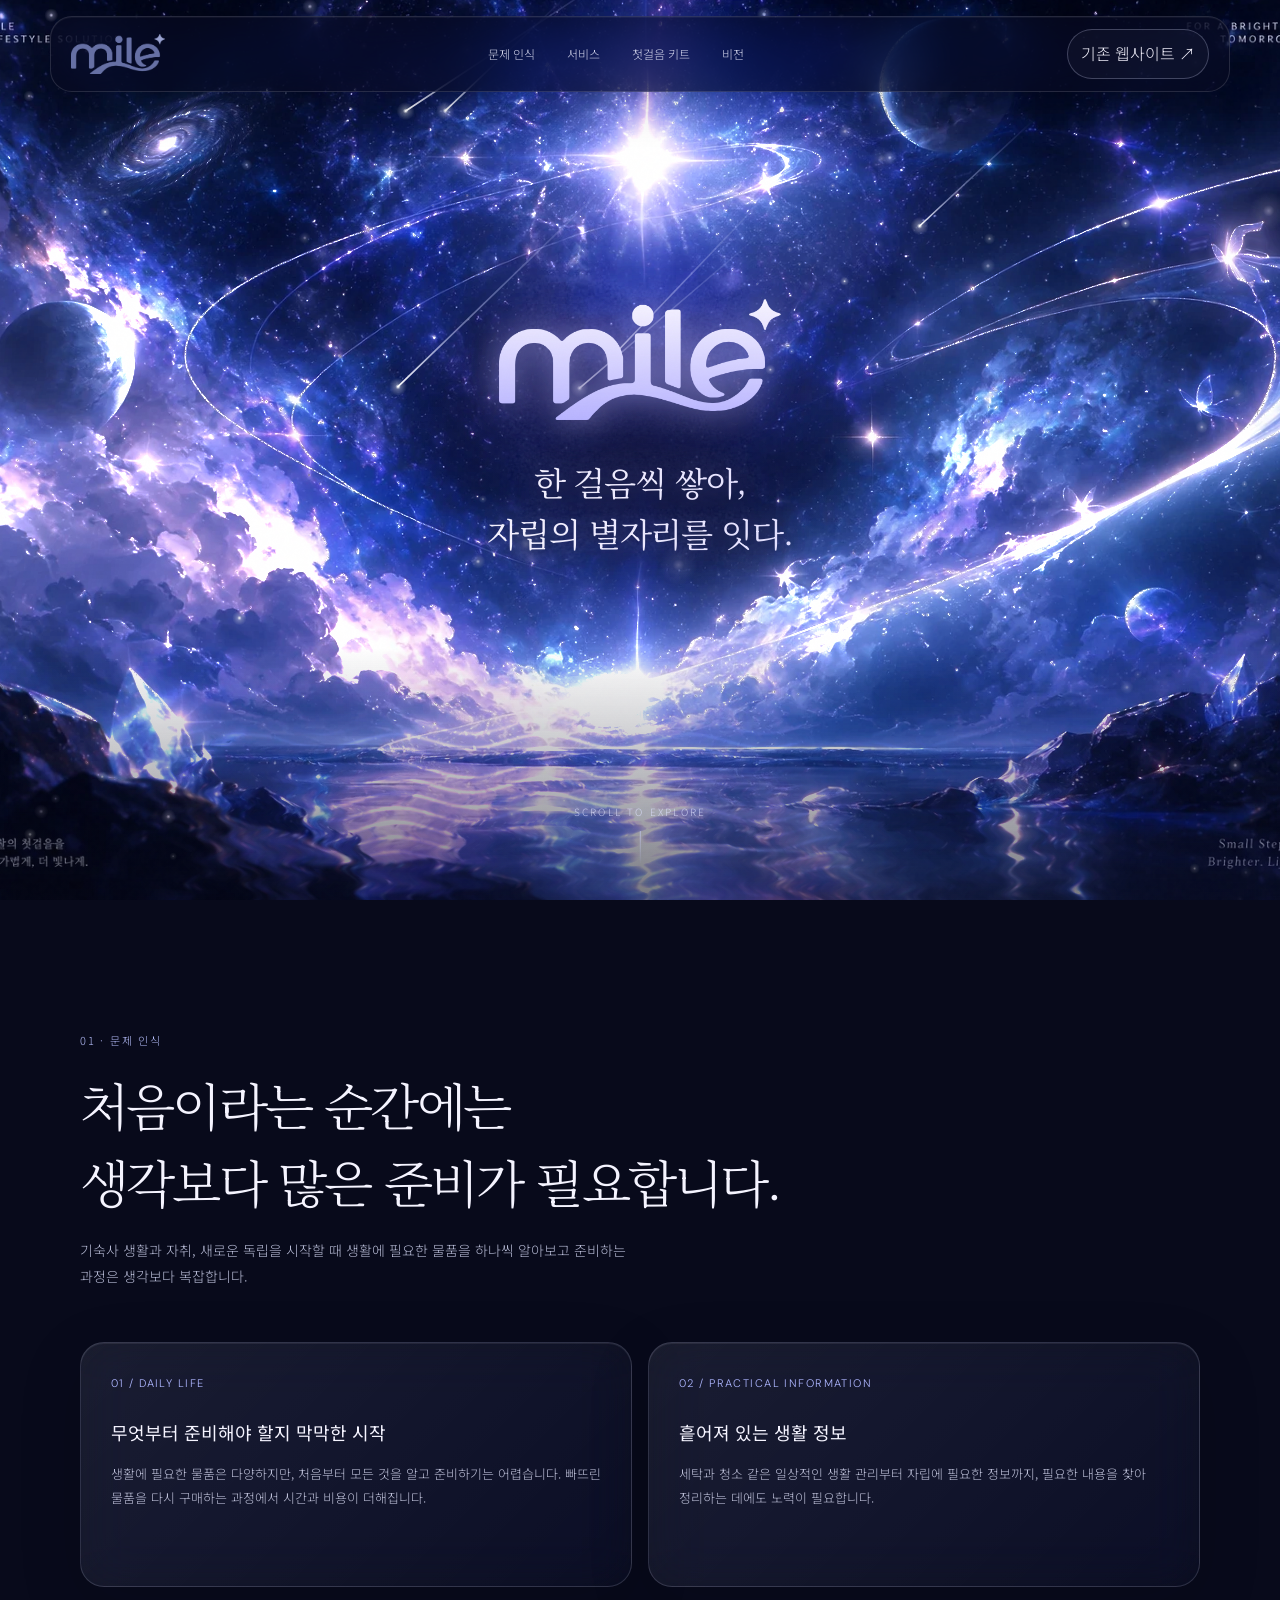
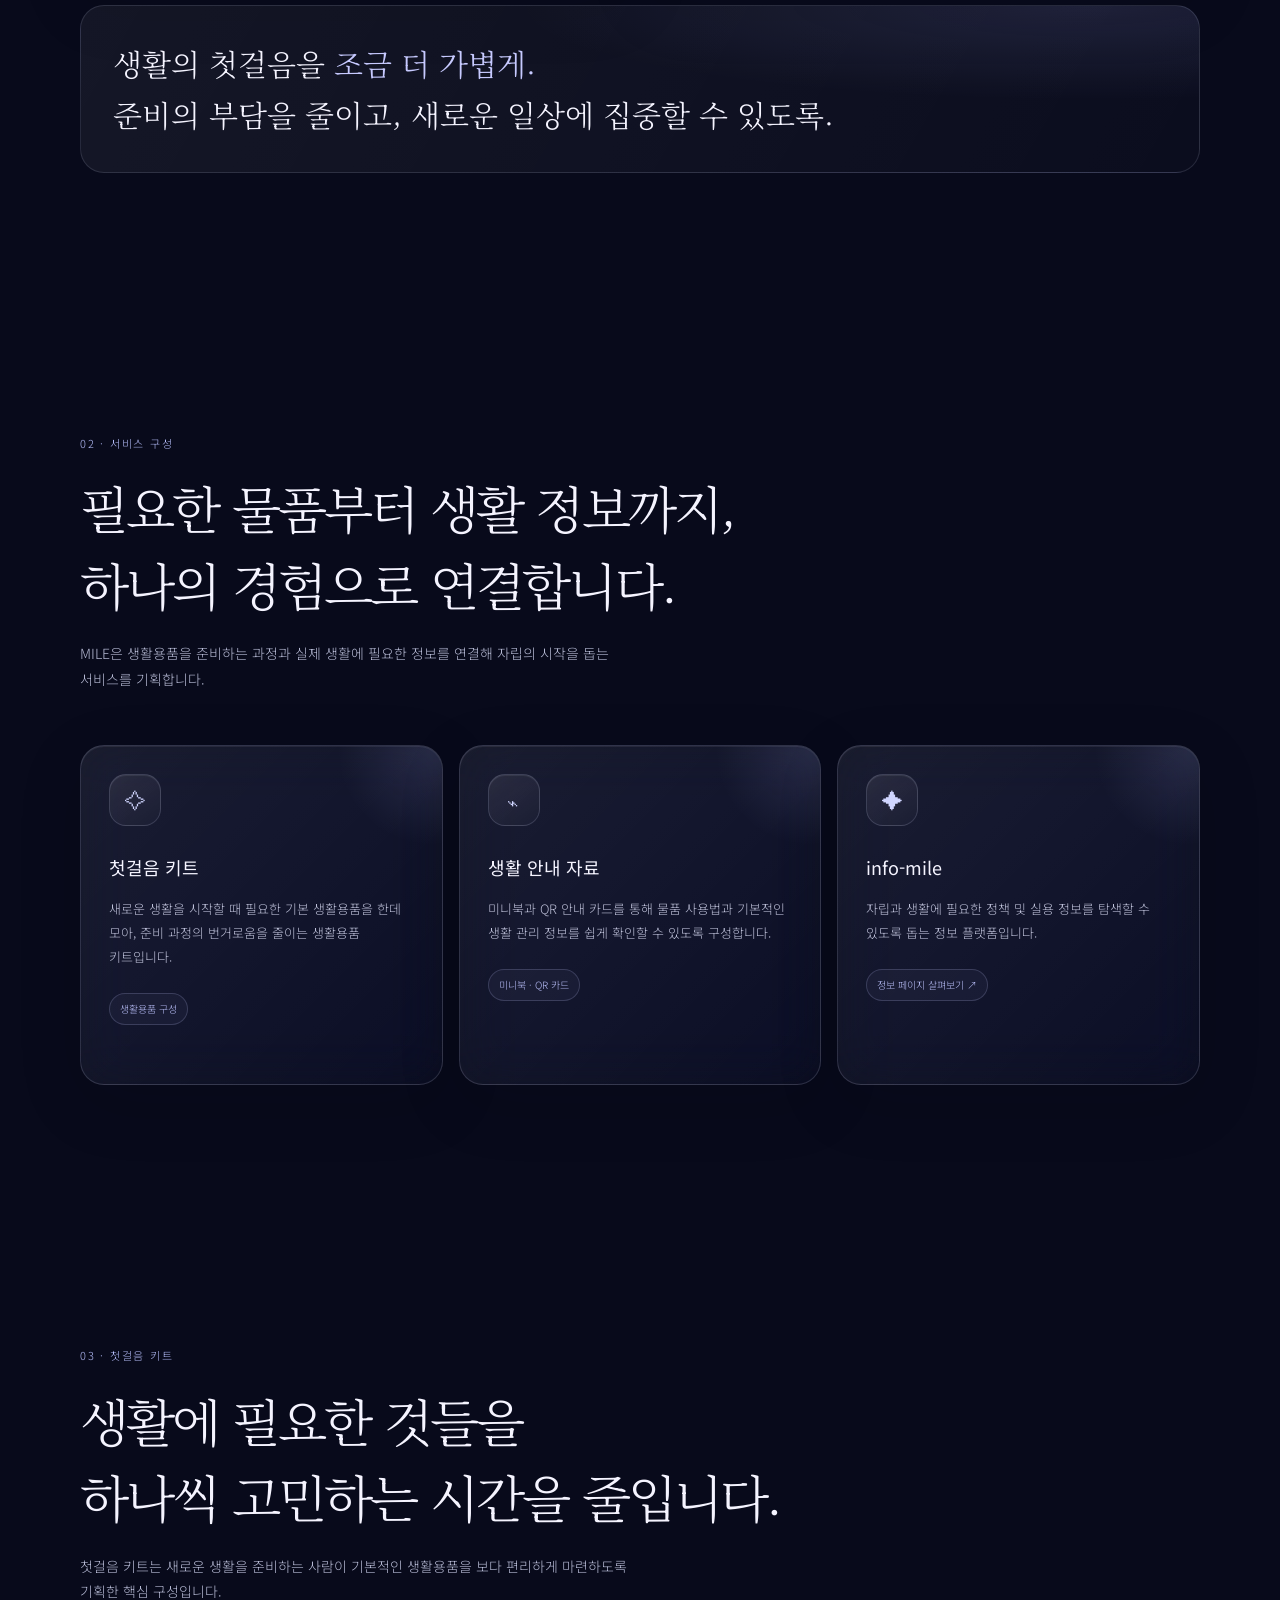
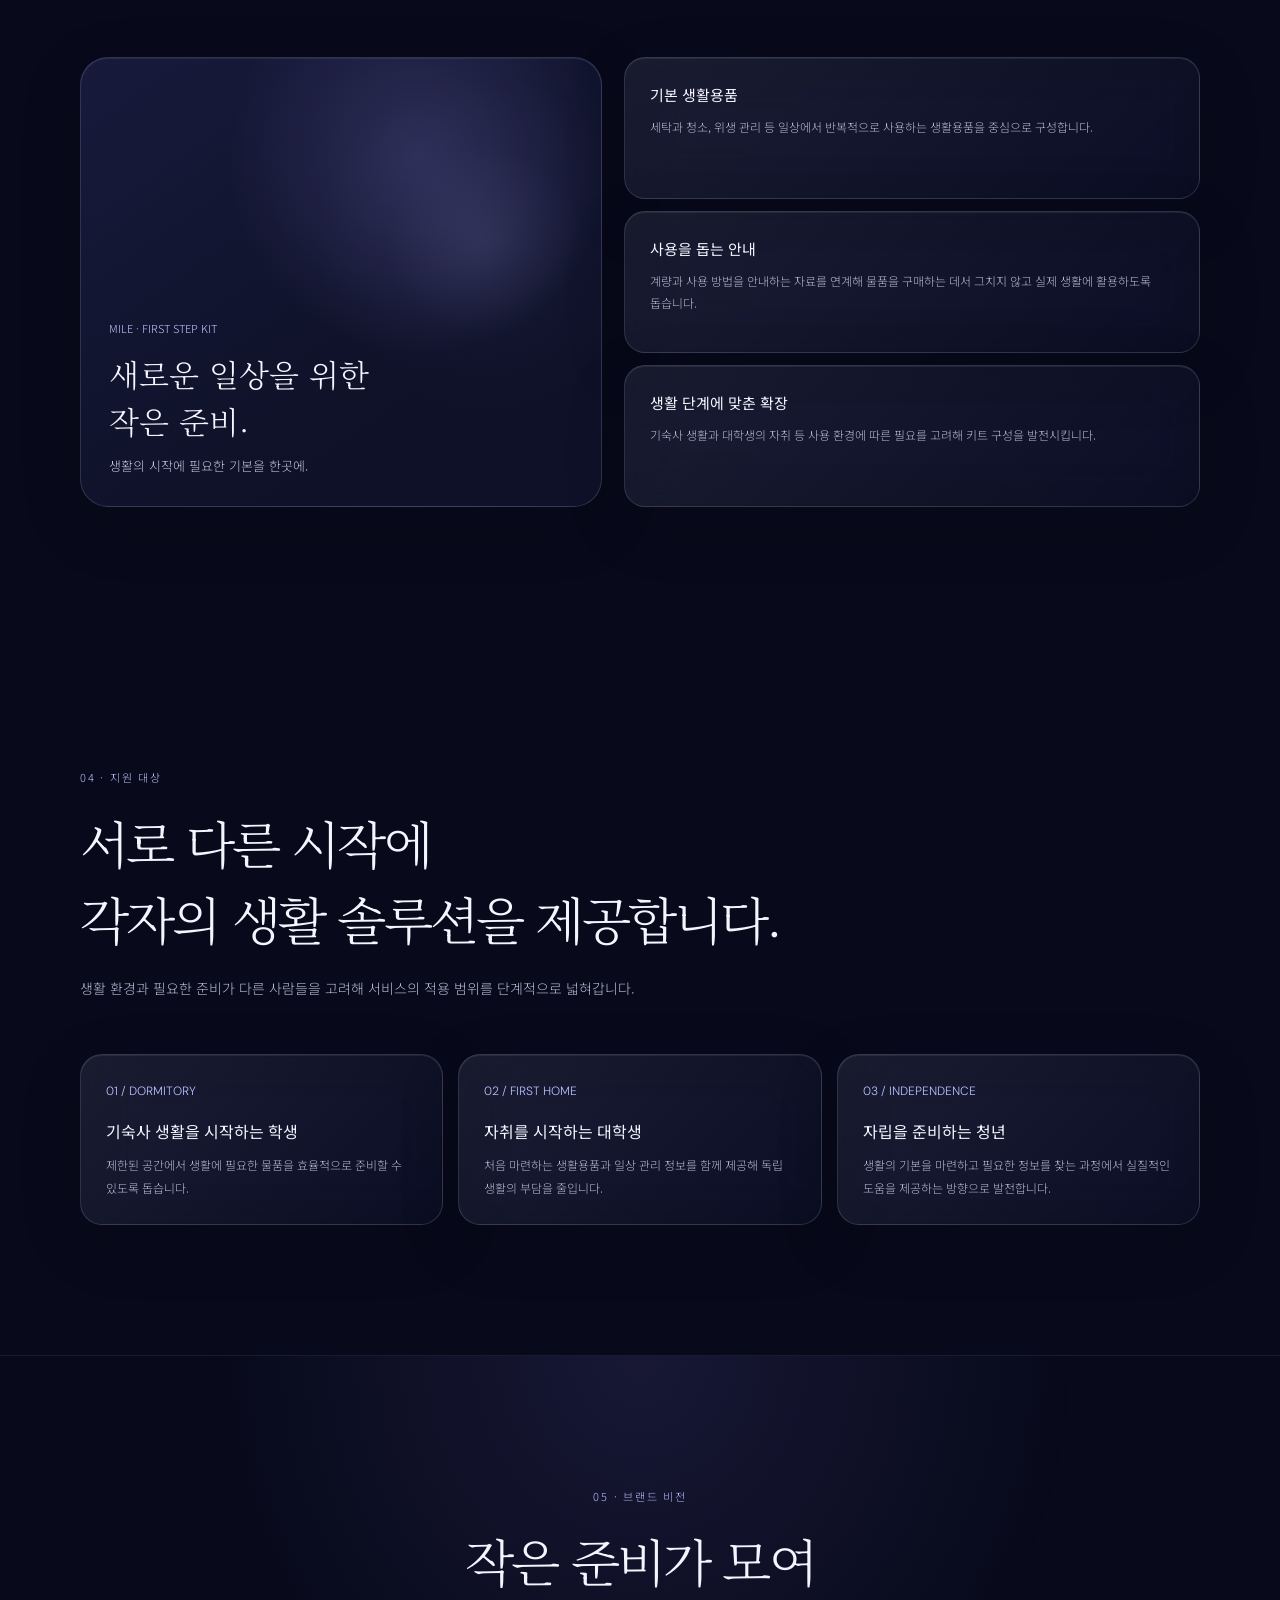
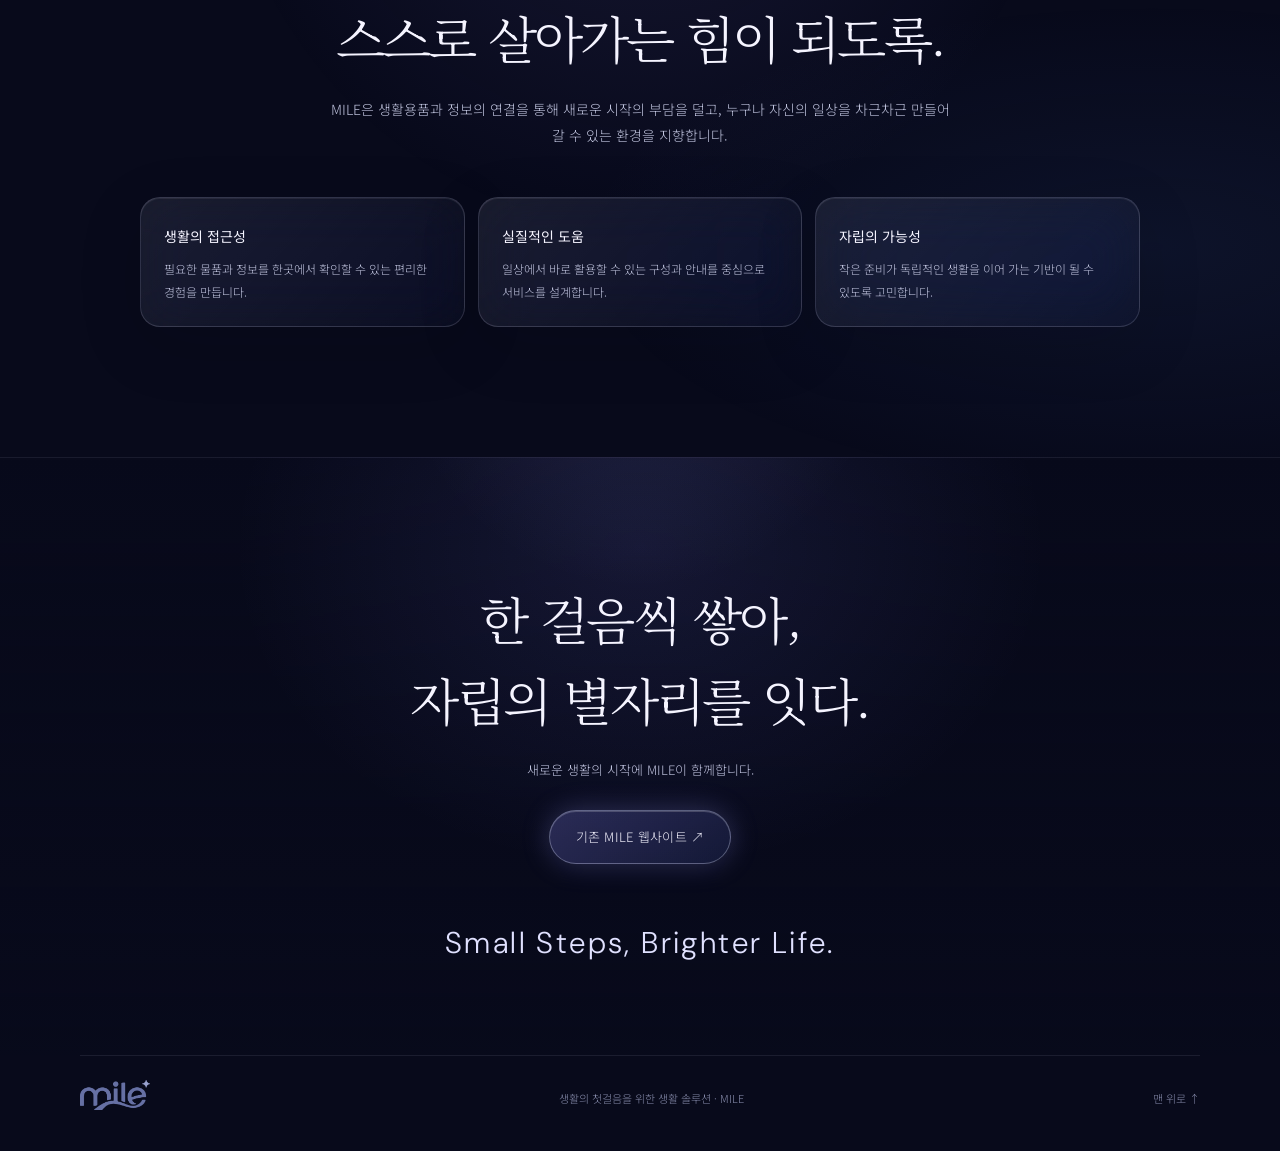
<file: index.html>
<!DOCTYPE html>
<html lang="ko">
<head>
<meta charset="UTF-8">
<meta name="viewport" content="width=device-width, initial-scale=1.0">
<meta name="theme-color" content="#080a1b">
<title>MILE — 한 걸음씩 쌓아, 자립의 별자리를 잇다</title>
<meta name="description" content="생활의 첫걸음을 가볍게. MILE은 자립에 필요한 생활용품과 실용적인 정보를 연결합니다.">

<link rel="preconnect" href="https://fonts.googleapis.com">
<link rel="preconnect" href="https://fonts.gstatic.com" crossorigin>
<link href="https://fonts.googleapis.com/css2?family=DM+Sans:wght@300;400;500;600&family=Noto+Sans+KR:wght@300;400;500;600;700&family=Noto+Serif+KR:wght@300;400;500&display=swap" rel="stylesheet">

<style>
:root {
  --bg: #080a1b;
  --panel: rgba(255,255,255,.065);
  --panel-border: rgba(220,225,255,.16);
  --white: #f5f4ff;
  --muted: #b7bbd5;
  --lavender: #c5c6ff;
  --blue: #9baeff;
  --serif: "Noto Serif KR", serif;
  --sans: "Noto Sans KR", sans-serif;
}

* { box-sizing: border-box; }
html { scroll-behavior: smooth; scroll-padding-top: 90px; }

body {
  margin: 0;
  background: var(--bg);
  color: var(--white);
  font-family: var(--sans);
  font-weight: 300;
  line-height: 1.85;
  overflow-x: hidden;
}

a { color: inherit; text-decoration: none; }
button, a { -webkit-tap-highlight-color: transparent; }
button { font: inherit; }
::selection { background: #aaaaff55; color: white; }

/* 사이트 전체 배경: 우주 이미지 (고정) */
.cosmos {
  position: fixed;
  inset: 0;
  z-index: -5;
  overflow: hidden;
  pointer-events: none;
  background: var(--bg);
  animation: cosmosIntro 2.4s cubic-bezier(.2,.7,.2,1) both;
}

.cosmos-parallax {
  position: absolute;
  inset: 0;
  transition: transform 1.2s cubic-bezier(.2,.7,.2,1);
  will-change: transform;
}

/* 이미지 비율(3:2)을 유지하며 화면을 덮는 프레임 */
.cosmos-frame {
  --fw: max(104vw, 156vh);
  --fh: max(104vh, 69.34vw);
  position: absolute;
  left: 50%;
  top: 50%;
  width: var(--fw);
  height: var(--fh);
  margin: calc(var(--fh) / -2) 0 0 calc(var(--fw) / -2);
  transform-origin: 50% 40%;
  animation: cosmosDrift 46s ease-in-out infinite alternate;
}

.cosmos-frame > img {
  display: block;
  width: 100%;
  height: 100%;
  object-fit: cover;
  user-select: none;
  animation: cosmosGlow 11s ease-in-out infinite alternate;
}

/* 그림 속 요소(물결·구름·행성·은하·나비·별)를 직접 움직이는 WebGL 캔버스 */
#cosmosGL {
  position: absolute;
  inset: 0;
  width: 100%;
  height: 100%;
  opacity: 0;
  transition: opacity 1.2s ease;
  animation: cosmosGlow 11s ease-in-out infinite alternate;
}

#cosmosGL.ready { opacity: 1; }

/* 그림 위로 떠다니는 별가루와 별똥별 */
#stardust {
  position: absolute;
  inset: 0;
  width: 100%;
  height: 100%;
  mix-blend-mode: screen;
}

/* 스크롤하면 배경을 은은하게 어둡게 해 본문 가독성 확보 */
.cosmos-veil {
  position: absolute;
  inset: 0;
  opacity: var(--veil, 0);
  backdrop-filter: blur(7px);
  -webkit-backdrop-filter: blur(7px);
  background:
    radial-gradient(ellipse at 50% 40%, rgba(10,12,38,.62), rgba(6,8,24,.88) 75%),
    rgba(6,8,24,.3);
}

.sr-only {
  position: absolute;
  width: 1px;
  height: 1px;
  padding: 0;
  margin: -1px;
  overflow: hidden;
  clip: rect(0 0 0 0);
  white-space: nowrap;
  border: 0;
}

.noise {
  position: fixed;
  inset: 0;
  pointer-events: none;
  z-index: 20;
  opacity: .11;
  background-image: url("data:image/svg+xml,%3Csvg viewBox='0 0 180 180' xmlns='http://www.w3.org/2000/svg'%3E%3Cfilter id='n'%3E%3CfeTurbulence type='fractalNoise' baseFrequency='.85' numOctaves='3' stitchTiles='stitch'/%3E%3C/filter%3E%3Crect width='100%25' height='100%25' filter='url(%23n)' opacity='.16'/%3E%3C/svg%3E");
}

/* 상단 내비게이션 */
.nav {
  position: fixed;
  z-index: 100;
  top: 16px;
  left: 50%;
  transform: translateX(-50%);
  width: min(1180px, calc(100% - 36px));
  min-height: 68px;
  display: flex;
  align-items: center;
  justify-content: space-between;
  gap: 24px;
  padding: 12px 20px;
  border: 1px solid rgba(255,255,255,.13);
  border-radius: 22px;
  background: rgba(9,11,30,.62);
  backdrop-filter: blur(24px) saturate(150%);
  -webkit-backdrop-filter: blur(24px) saturate(150%);
  box-shadow: 0 12px 45px #02030d30, inset 0 1px 0 #ffffff0b;
}

.brand {
  display: flex;
  align-items: center;
  flex-shrink: 0;
}

.brand img {
  display: block;
  width: 94px;
  height: auto;
  object-fit: contain;
}

.nav-links {
  display: flex;
  align-items: center;
  gap: clamp(14px, 2.5vw, 32px);
  font-size: 12px;
  color: #d5d7ed;
}

.nav-links a { transition: color .3s ease; }
.nav-links a:hover { color: white; }

.nav-external {
  border: 1px solid #d9ddff42;
  padding: 9px 13px;
  border-radius: 999px;
  background: #ffffff08;
  white-space: nowrap;
  transition: background .3s, border-color .3s;
}

.nav-external:hover {
  background: #ffffff17;
  border-color: #d9ddff80;
}

/* 첫 화면 */
.hero {
  min-height: 100svh;
  position: relative;
  isolation: isolate;
  display: grid;
  place-items: center;
  padding: 140px 24px 100px;
  overflow: hidden;
  text-align: center;
  background: linear-gradient(180deg, transparent 72%, rgba(6,8,24,.55));
}

/* 배경 위에 올린 로고와 문구 */
.hero-content {
  position: relative;
  z-index: 5;
  display: flex;
  flex-direction: column;
  align-items: center;
  margin-top: -9vh;
}

/* 문구 뒤의 은은한 어둠으로 가독성 확보 */
.hero-content::before {
  content: "";
  position: absolute;
  z-index: -1;
  left: 50%;
  top: 55%;
  width: 150%;
  height: 120%;
  translate: -50% -50%;
  background: radial-gradient(ellipse closest-side, rgba(8,10,34,.55), rgba(8,10,34,.25) 55%, transparent);
  pointer-events: none;
}

.hero-logo {
  position: relative;
  width: clamp(200px, 22vw, 330px);
  margin-bottom: clamp(26px, 4vh, 42px);
  filter: drop-shadow(0 0 16px rgba(196,190,255,.6)) drop-shadow(0 0 48px rgba(140,128,255,.45));
  animation: logoArrive 1.8s cubic-bezier(.2,.75,.25,1) .3s both, logoFloat 7s ease-in-out 2.1s infinite alternate;
}

.hero-logo img {
  display: block;
  width: 100%;
  height: auto;
}

/* 로고 모양을 따라 스쳐 지나가는 빛 */
.hero-logo::after {
  content: "";
  position: absolute;
  inset: 0;
  background: linear-gradient(110deg, transparent 38%, rgba(255,255,255,.95) 50%, transparent 62%);
  background-size: 260% 100%;
  background-position: 120% 0;
  -webkit-mask: url("assets/mile-logo-light.png") center / contain no-repeat;
  mask: url("assets/mile-logo-light.png") center / contain no-repeat;
  animation: logoShine 6s ease-in-out 2.4s infinite;
}

.hero-title {
  margin: 0;
  font-family: var(--serif);
  font-size: clamp(24px, 2.6vw, 38px);
  font-weight: 400;
  line-height: 1.55;
  letter-spacing: -.035em;
  word-break: keep-all;
  color: transparent;
  background: linear-gradient(100deg, #f6f3ff 0%, #f6f3ff 40%, #ffffff 48%, #c9c4ff 52%, #f6f3ff 60%, #e2deff 100%);
  background-size: 250% 100%;
  background-position: 100% 0;
  -webkit-background-clip: text;
  background-clip: text;
  filter: drop-shadow(0 0 14px rgba(176,170,255,.55)) drop-shadow(0 2px 12px rgba(5,8,35,.85));
  animation: titleArrive 1.8s cubic-bezier(.2,.75,.25,1) .8s both, titleShimmer 7s ease-in-out 2.6s infinite;
}

.hero-title span { display: block; }

.scroll-cue {
  position: absolute;
  z-index: 5;
  bottom: 35px;
  left: 50%;
  translate: -50% 0;
  color: #dfe2ffcc;
  font-size: 10px;
  letter-spacing: .22em;
  text-shadow: 0 0 12px #a9b4ff;
  animation: heroArrive 1.6s 1.2s cubic-bezier(.2,.75,.25,1) both;
}

.scroll-cue::after {
  content: "";
  display: block;
  width: 1px;
  height: 34px;
  margin: 10px auto 0;
  background: linear-gradient(#cbd2ff9c, transparent);
  animation: scrollLine 2s ease-in-out infinite;
}
/* 공통 섹션 */
section { position: relative; }

.section {
  width: min(1120px, calc(100% - 48px));
  margin: 0 auto;
  padding: 130px 0;
}

.section-heading { margin-bottom: 52px; }

.section-label {
  color: #b9c1ff;
  font-size: 11px;
  letter-spacing: .16em;
  margin-bottom: 16px;
}

.section h2,
.vision-inner h2 {
  font-family: var(--serif);
  /* 화면 폭에 맞춰 줄어들어 제목이 항상 두 줄에 맞도록 */
  font-size: clamp(18px, 5.3vw, 51px);
  word-break: keep-all;
  line-height: 1.5;
  letter-spacing: -.055em;
  font-weight: 300;
  margin: 0;
}

.section-heading p {
  margin: 19px 0 0;
  color: var(--muted);
  font-size: 14px;
  max-width: 570px;
  word-break: keep-all;
}

.glass {
  background: linear-gradient(135deg, #ffffff14, #ffffff05);
  border: 1px solid var(--panel-border);
  backdrop-filter: blur(26px) saturate(145%);
  -webkit-backdrop-filter: blur(26px) saturate(145%);
  box-shadow: inset 0 1px 0 #ffffff12, 0 18px 65px #02030e20;
}

.glass:hover {
  border-color: #d9ddff38;
  background: linear-gradient(135deg, #ffffff19, #ffffff08);
}

/* 카드 위로 빛이 스쳐 지나가는 효과 */
.problem-card, .audience-card, .kit-detail, .pillar { position: relative; overflow: hidden; }

.glass::after {
  content: "";
  position: absolute;
  inset: 0;
  border-radius: inherit;
  pointer-events: none;
  background: linear-gradient(115deg, transparent 35%, #ffffff14 48%, #e4e7ff26 50%, #ffffff14 52%, transparent 65%);
  background-size: 250% 100%;
  background-position: 130% 0;
  transition: background-position 1.1s cubic-bezier(.2,.7,.2,1);
}

.glass:hover::after { background-position: -30% 0; }

.button-primary {
  position: relative;
  display: inline-block;
  padding: 14px 26px;
  border-radius: 999px;
  border: 1px solid #dfe3ff55;
  background: linear-gradient(135deg, #8f8cff40, #6b84ff1f);
  box-shadow: 0 0 28px #9a9cff40, inset 0 1px 0 #ffffff30;
  font-size: 13px;
  letter-spacing: .02em;
  overflow: hidden;
  transition: box-shadow .4s, border-color .4s, transform .4s;
}

.button-primary:hover {
  transform: translateY(-2px);
  border-color: #eef0ffa0;
  box-shadow: 0 0 44px #a9abff70, inset 0 1px 0 #ffffff40;
}

.button-primary::after {
  content: "";
  position: absolute;
  inset: 0;
  background: linear-gradient(115deg, transparent 30%, #ffffff50 50%, transparent 70%);
  translate: -120% 0;
  animation: buttonShine 4.5s ease-in-out 1s infinite;
}

/* 문제 인식 */
.problem-grid {
  display: grid;
  grid-template-columns: 1fr 1fr;
  gap: 16px;
}

.problem-card {
  min-height: 245px;
  padding: 30px;
  border-radius: 24px;
  transition: transform .45s, border-color .45s, background .45s;
}

.problem-card:hover { transform: translateY(-5px); }

.card-index {
  color: #aeb7ff;
  font-family: "DM Sans", sans-serif;
  font-size: 11px;
  letter-spacing: .13em;
}

.problem-card h3,
.service-card h3,
.progress-card h3 {
  margin: 23px 0 12px;
  font-size: 18px;
  font-weight: 400;
}

.problem-card p,
.service-card p,
.progress-card p {
  margin: 0;
  color: #bfc2da;
  font-size: 13px;
  word-break: keep-all;
}

.statement {
  margin-top: 18px;
  padding: 32px;
  border-radius: 24px;
  background:
    radial-gradient(ellipse at 90% 0%, #a1aaff20, transparent 40%),
    linear-gradient(120deg, #ffffff0e, #ffffff04);
  border: 1px solid #d8dcff22;
  font-family: var(--serif);
  font-size: clamp(21px, 3vw, 30px);
  line-height: 1.7;
  word-break: keep-all;
}

.statement em { color: #c7caff; font-style: normal; }

/* 서비스 */
.services-grid {
  display: grid;
  grid-template-columns: repeat(3, 1fr);
  gap: 16px;
}

.service-card {
  position: relative;
  min-height: 340px;
  padding: 28px;
  border-radius: 24px;
  overflow: hidden;
  transition: transform .45s, border-color .45s;
}

.service-card:hover { transform: translateY(-7px); }

.service-card::before {
  content: "";
  position: absolute;
  width: 190px;
  height: 190px;
  right: -85px;
  top: -90px;
  background: radial-gradient(circle, #aab5ff23, transparent 70%);
  transition: transform .7s;
}

.service-card:hover::before { transform: scale(1.6); }

.service-icon {
  width: 52px;
  height: 52px;
  display: grid;
  place-items: center;
  border-radius: 17px;
  border: 1px solid #dbe0ff2a;
  background: linear-gradient(145deg, #ffffff15, #ffffff04);
  color: #d0d5ff;
  font-size: 21px;
  box-shadow: inset 0 1px 0 #ffffff12;
}

.service-card h3 { margin-top: 25px; }

.service-tag {
  display: inline-block;
  margin-top: 24px;
  color: #bfc5ff;
  font-size: 10px;
  border: 1px solid #c5cbff30;
  background: #aebaff0b;
  padding: 6px 10px;
  border-radius: 999px;
}

/* 첫걸음 키트 */
.kit-layout {
  display: grid;
  grid-template-columns: .95fr 1.05fr;
  gap: 22px;
  align-items: stretch;
}

.kit-visual {
  min-height: 450px;
  border-radius: 28px;
  padding: 28px;
  position: relative;
  overflow: hidden;
  display: flex;
  align-items: end;
  background:
    radial-gradient(ellipse at 65% 22%, #9e9aff30, transparent 40%),
    linear-gradient(145deg, #171a3b, #0e1127 70%);
}

.kit-visual::before {
  content: "";
  position: absolute;
  width: 340px;
  height: 340px;
  top: 3%;
  right: -10%;
  border-radius: 50%;
  background: radial-gradient(circle, #aaaaff24, #8585ff08 40%, transparent 70%);
  animation: orbPulse 8s ease-in-out infinite alternate;
}

.kit-visual-content { position: relative; z-index: 1; }

.kit-visual-content small { color: #c4c8ff; font-size: 11px; }

.kit-visual-content h3 {
  font-family: var(--serif);
  font-size: 31px;
  line-height: 1.5;
  font-weight: 300;
  margin: 10px 0;
}

.kit-visual-content p { color: #c4c7de; font-size: 13px; margin: 0; }

.kit-details {
  display: flex;
  flex-direction: column;
  gap: 12px;
}

.kit-detail {
  flex: 1;
  padding: 23px 25px;
  border-radius: 21px;
  transition: transform .4s;
}

.kit-detail:hover { transform: translateX(4px); }
.kit-detail h3 { margin: 0 0 7px; font-weight: 400; font-size: 15px; }
.kit-detail p { margin: 0; color: var(--muted); font-size: 12px; word-break: keep-all; }

/* 지원 대상 */
.audience-grid {
  display: grid;
  grid-template-columns: repeat(3, 1fr);
  gap: 15px;
}

.audience-card {
  padding: 25px;
  border-radius: 22px;
}

.audience-card .number {
  color: #b9c1ff;
  font-family: "DM Sans", sans-serif;
  font-size: 12px;
}

.audience-card h3 { font-weight: 400; font-size: 16px; margin: 15px 0 8px; }
.audience-card p { font-size: 12px; color: var(--muted); margin: 0; word-break: keep-all; }

/* 비전 */
.vision {
  overflow: hidden;
  border-top: 1px solid #d9ddff15;
  border-bottom: 1px solid #d9ddff15;
  background:
    radial-gradient(ellipse at 50% 0%, #665cb52c, transparent 48%),
    radial-gradient(ellipse at 90% 70%, #3f64b51a, transparent 35%);
}

.vision-inner {
  width: min(1000px, calc(100% - 48px));
  margin: 0 auto;
  padding: 130px 0;
  text-align: center;
}

.vision-inner h2 { max-width: 760px; margin: 0 auto; }

.vision-inner p {
  max-width: 620px;
  margin: 22px auto 0;
  color: #c1c5df;
  font-size: 14px;
  word-break: keep-all;
}

.vision-pillars {
  margin-top: 48px;
  display: grid;
  grid-template-columns: repeat(3, 1fr);
  gap: 13px;
  text-align: left;
}

.pillar { border-radius: 20px; padding: 23px; }
.pillar strong { font-size: 14px; font-weight: 400; }
.pillar p { font-size: 12px; margin: 8px 0 0; }

/* 마무리 */
.closing {
  position: relative;
  overflow: hidden;
  padding: 120px 24px 85px;
  text-align: center;
  background:
    radial-gradient(ellipse at 50% 15%, #8586ff1c, transparent 45%),
    linear-gradient(180deg, transparent, rgba(8,10,27,.7));
}

.closing::before {
  content: "";
  position: absolute;
  width: 500px;
  height: 500px;
  left: 50%;
  top: -360px;
  transform: translateX(-50%);
  border-radius: 50%;
  background: radial-gradient(circle, #a4aaff1a, transparent 68%);
}

.closing h2 {
  position: relative;
  font-family: var(--serif);
  font-size: clamp(28px, 4.8vw, 51px);
  font-weight: 300;
  line-height: 1.6;
  letter-spacing: -.05em;
  margin: 0;
}

.closing p { color: #c0c4df; font-size: 13px; margin: 17px 0 28px; }

.closing .english {
  display: block;
  margin-top: 42px;
  font-family: "DM Sans", sans-serif;
  font-size: clamp(20px, 3vw, 30px);
  letter-spacing: .08em;
  color: #e0e1ff;
}

footer {
  position: relative;
  display: flex;
  align-items: center;
  justify-content: space-between;
  gap: 20px;
  width: min(1120px, calc(100% - 48px));
  margin: 0 auto;
  padding: 24px 0 35px;
  border-top: 1px solid #d9ddff17;
  color: #898eae;
  font-size: 11px;
}

footer img { width: 70px; height: auto; }

/* 스크롤 등장 효과 */
.reveal {
  opacity: 0;
  transform: translateY(24px);
  transition: opacity .9s ease, transform .9s cubic-bezier(.2,.7,.2,1);
}

.reveal.visible { opacity: 1; transform: translateY(0); }
.delay-1 { transition-delay: .1s; }
.delay-2 { transition-delay: .2s; }
.delay-3 { transition-delay: .3s; }

/* 애니메이션 */
@keyframes cosmosIntro {
  from { opacity: 0; filter: brightness(1.8) blur(8px); }
  to { opacity: 1; filter: none; }
}

@keyframes cosmosDrift {
  from { transform: scale(1) translate3d(0, 0, 0); }
  to { transform: scale(1.06) translate3d(-.6%, -.4%, 0); }
}

@keyframes cosmosGlow {
  from { filter: saturate(1) brightness(1); }
  to { filter: saturate(1.1) brightness(1.06); }
}

@keyframes buttonShine {
  0%, 60% { translate: -120% 0; }
  100% { translate: 120% 0; }
}

@keyframes logoArrive {
  from { opacity: 0; transform: translateY(18px) scale(.94); filter: blur(10px) brightness(2); }
  to { opacity: 1; transform: none; }
}

@keyframes logoFloat {
  from { translate: 0 0; }
  to { translate: 0 -8px; }
}

@keyframes logoShine {
  0%, 55% { background-position: 120% 0; }
  100% { background-position: -20% 0; }
}

@keyframes titleArrive {
  from { opacity: 0; transform: translateY(16px); letter-spacing: .04em; }
  to { opacity: 1; transform: none; }
}

@keyframes titleShimmer {
  0%, 50% { background-position: 100% 0; }
  100% { background-position: 0% 0; }
}

@keyframes heroArrive {
  from { opacity: 0; transform: translateY(20px); }
  to { opacity: 1; transform: translateY(0); }
}

@keyframes scrollLine {
  0%, 100% { transform: scaleY(.65); transform-origin: top; opacity: .45; }
  50% { transform: scaleY(1); transform-origin: top; opacity: 1; }
}

@keyframes orbPulse {
  from { transform: scale(.94); opacity: .65; }
  to { transform: scale(1.06); opacity: 1; }
}

/* 태블릿 */
@media (max-width: 850px) {
  .nav { width: calc(100% - 24px); top: 10px; padding: 10px 13px; }
  .nav-links { gap: 13px; }
  .nav-links a:nth-child(2), .nav-links a:nth-child(3) { display: none; }
  .brand img { width: 78px; }
  .section { padding: 90px 0; }
  .services-grid { grid-template-columns: 1fr 1fr; }
  .service-card:last-child { grid-column: 1 / -1; min-height: 260px; }
  .kit-layout { grid-template-columns: 1fr; }
  .kit-visual { min-height: 300px; }
}

/* 모바일 */
@media (max-width: 580px) {
  .nav { border-radius: 18px; }
  .nav-links { font-size: 11px; gap: 10px; }
  .nav-external { padding: 8px 10px; font-size: 10px; }
  .hero { padding: 125px 22px 90px; }
  .hero-title { font-size: clamp(22px, 6.4vw, 28px); }
  .section { width: calc(100% - 36px); padding: 78px 0; }
  .section-heading { margin-bottom: 32px; }
  .problem-grid, .services-grid, .audience-grid, .vision-pillars { grid-template-columns: 1fr; }
  .problem-card { min-height: auto; padding: 25px; }
  .service-card, .service-card:last-child { grid-column: auto; min-height: auto; padding: 25px; }
  .statement { padding: 24px; }
  .vision-inner { width: calc(100% - 36px); padding: 85px 0; }
  .closing { padding: 90px 20px 65px; }
  footer { width: calc(100% - 36px); flex-wrap: wrap; }
}

@media (prefers-reduced-motion: reduce) {
  *, *::before, *::after {
    animation-duration: .01ms !important;
    animation-iteration-count: 1 !important;
    scroll-behavior: auto !important;
    transition-duration: .01ms !important;
  }
  .reveal { opacity: 1; transform: none; }
}
</style>
</head>

<body>
<div class="cosmos" aria-hidden="true">
  <div class="cosmos-parallax">
    <div class="cosmos-frame">
      <img src="assets/mile-cosmos.webp" alt="" fetchpriority="high" decoding="async">
      <canvas id="cosmosGL"></canvas>
    </div>
  </div>
  <div class="cosmos-veil"></div>
  <canvas id="stardust"></canvas>
</div>
<div class="noise" aria-hidden="true"></div>

<header class="nav">
  <a class="brand" href="#home" aria-label="MILE 첫 화면">
    <img src="assets/mile-logo.png" alt="MILE 로고"
         onerror="this.style.display='none';this.nextElementSibling.style.display='block'">
    <span style="display:none;font-family:'DM Sans',sans-serif;font-size:27px;letter-spacing:-2px;color:#e6e5ff">mile✦</span>
  </a>

  <nav class="nav-links" aria-label="주요 메뉴">
    <a href="#story">문제 인식</a>
    <a href="#solution">서비스</a>
    <a href="#kit">첫걸음 키트</a>
    <a href="#vision">비전</a>
  </nav>

  <a class="nav-external" href="https://oksusususu.github.io/milehomepage03/" target="_blank" rel="noopener noreferrer">기존 웹사이트 ↗</a>
</header>

<main>
  <!-- 첫 화면 -->
  <section class="hero" id="home">
    <div class="hero-content">
      <div class="hero-logo">
        <img src="assets/mile-logo-light.png" alt="MILE" width="998" height="430">
      </div>
      <h1 class="hero-title">
        <span>한 걸음씩 쌓아,</span>
        <span>자립의 별자리를 잇다.</span>
      </h1>
    </div>

    <div class="scroll-cue">SCROLL TO EXPLORE</div>
  </section>

  <!-- 01. 문제 인식 -->
  <section id="story">
    <div class="section">
      <div class="section-heading reveal">
        <div class="section-label">01 · 문제 인식</div>
        <h2>처음이라는 순간에는<br>생각보다 많은 준비가 필요합니다.</h2>
        <p>기숙사 생활과 자취, 새로운 독립을 시작할 때 생활에 필요한 물품을 하나씩 알아보고 준비하는 과정은 생각보다 복잡합니다.</p>
      </div>

      <div class="problem-grid">
        <article class="problem-card glass reveal delay-1">
          <div class="card-index">01 / DAILY LIFE</div>
          <h3>무엇부터 준비해야 할지 막막한 시작</h3>
          <p>생활에 필요한 물품은 다양하지만, 처음부터 모든 것을 알고 준비하기는 어렵습니다. 빠뜨린 물품을 다시 구매하는 과정에서 시간과 비용이 더해집니다.</p>
        </article>

        <article class="problem-card glass reveal delay-2">
          <div class="card-index">02 / PRACTICAL INFORMATION</div>
          <h3>흩어져 있는 생활 정보</h3>
          <p>세탁과 청소 같은 일상적인 생활 관리부터 자립에 필요한 정보까지, 필요한 내용을 찾아 정리하는 데에도 노력이 필요합니다.</p>
        </article>
      </div>

      <div class="statement reveal">
        생활의 첫걸음을 <em>조금 더 가볍게.</em><br>
        준비의 부담을 줄이고, 새로운 일상에 집중할 수 있도록.
      </div>
    </div>
  </section>

  <!-- 02. 서비스 -->
  <section id="solution">
    <div class="section">
      <div class="section-heading reveal">
        <div class="section-label">02 · 서비스 구성</div>
        <h2>필요한 물품부터 생활 정보까지,<br>하나의 경험으로 연결합니다.</h2>
        <p>MILE은 생활용품을 준비하는 과정과 실제 생활에 필요한 정보를 연결해 자립의 시작을 돕는 서비스를 기획합니다.</p>
      </div>

      <div class="services-grid">
        <article class="service-card glass reveal delay-1">
          <div class="service-icon">✧</div>
          <h3>첫걸음 키트</h3>
          <p>새로운 생활을 시작할 때 필요한 기본 생활용품을 한데 모아, 준비 과정의 번거로움을 줄이는 생활용품 키트입니다.</p>
          <span class="service-tag">생활용품 구성</span>
        </article>

        <article class="service-card glass reveal delay-2">
          <div class="service-icon">⌁</div>
          <h3>생활 안내 자료</h3>
          <p>미니북과 QR 안내 카드를 통해 물품 사용법과 기본적인 생활 관리 정보를 쉽게 확인할 수 있도록 구성합니다.</p>
          <span class="service-tag">미니북 · QR 카드</span>
        </article>

        <article class="service-card glass reveal delay-3">
          <div class="service-icon">✦</div>
          <h3>info-mile</h3>
          <p>자립과 생활에 필요한 정책 및 실용 정보를 탐색할 수 있도록 돕는 정보 플랫폼입니다.</p>
          <a class="service-tag" href="https://oksusususu.github.io/milehomepage03/" target="_blank" rel="noopener noreferrer">정보 페이지 살펴보기 ↗</a>
        </article>
      </div>
    </div>
  </section>

  <!-- 03. 첫걸음 키트 -->
  <section id="kit">
    <div class="section">
      <div class="section-heading reveal">
        <div class="section-label">03 · 첫걸음 키트</div>
        <h2>생활에 필요한 것들을<br>하나씩 고민하는 시간을 줄입니다.</h2>
        <p>첫걸음 키트는 새로운 생활을 준비하는 사람이 기본적인 생활용품을 보다 편리하게 마련하도록 기획한 핵심 구성입니다.</p>
      </div>

      <div class="kit-layout">
        <div class="kit-visual glass reveal">
          <div class="kit-visual-content">
            <small>MILE · FIRST STEP KIT</small>
            <h3>새로운 일상을 위한<br>작은 준비.</h3>
            <p>생활의 시작에 필요한 기본을 한곳에.</p>
          </div>
        </div>

        <div class="kit-details">
          <article class="kit-detail glass reveal delay-1">
            <h3>기본 생활용품</h3>
            <p>세탁과 청소, 위생 관리 등 일상에서 반복적으로 사용하는 생활용품을 중심으로 구성합니다.</p>
          </article>

          <article class="kit-detail glass reveal delay-2">
            <h3>사용을 돕는 안내</h3>
            <p>계량과 사용 방법을 안내하는 자료를 연계해 물품을 구매하는 데서 그치지 않고 실제 생활에 활용하도록 돕습니다.</p>
          </article>

          <article class="kit-detail glass reveal delay-3">
            <h3>생활 단계에 맞춘 확장</h3>
            <p>기숙사 생활과 대학생의 자취 등 사용 환경에 따른 필요를 고려해 키트 구성을 발전시킵니다.</p>
          </article>
        </div>
      </div>
    </div>
  </section>

  <!-- 04. 지원 대상 -->
  <section id="audience">
    <div class="section">
      <div class="section-heading reveal">
        <div class="section-label">04 · 지원 대상</div>
        <h2>서로 다른 시작에<br>각자의 생활 솔루션을 제공합니다.</h2>
        <p>생활 환경과 필요한 준비가 다른 사람들을 고려해 서비스의 적용 범위를 단계적으로 넓혀갑니다.</p>
      </div>

      <div class="audience-grid">
        <article class="audience-card glass reveal delay-1">
          <div class="number">01 / DORMITORY</div>
          <h3>기숙사 생활을 시작하는 학생</h3>
          <p>제한된 공간에서 생활에 필요한 물품을 효율적으로 준비할 수 있도록 돕습니다.</p>
        </article>

        <article class="audience-card glass reveal delay-2">
          <div class="number">02 / FIRST HOME</div>
          <h3>자취를 시작하는 대학생</h3>
          <p>처음 마련하는 생활용품과 일상 관리 정보를 함께 제공해 독립 생활의 부담을 줄입니다.</p>
        </article>

        <article class="audience-card glass reveal delay-3">
          <div class="number">03 / INDEPENDENCE</div>
          <h3>자립을 준비하는 청년</h3>
          <p>생활의 기본을 마련하고 필요한 정보를 찾는 과정에서 실질적인 도움을 제공하는 방향으로 발전합니다.</p>
        </article>
      </div>
    </div>
  </section>

  <!-- 05. 비전 -->
  <section class="vision" id="vision">
    <div class="vision-inner">
      <div class="section-label reveal">05 · 브랜드 비전</div>
      <h2 class="reveal">작은 준비가 모여<br>스스로 살아가는 힘이 되도록.</h2>

      <p class="reveal">
        MILE은 생활용품과 정보의 연결을 통해 새로운 시작의 부담을 덜고,
        누구나 자신의 일상을 차근차근 만들어 갈 수 있는 환경을 지향합니다.
      </p>

      <div class="vision-pillars">
        <article class="pillar glass reveal delay-1">
          <strong>생활의 접근성</strong>
          <p>필요한 물품과 정보를 한곳에서 확인할 수 있는 편리한 경험을 만듭니다.</p>
        </article>

        <article class="pillar glass reveal delay-2">
          <strong>실질적인 도움</strong>
          <p>일상에서 바로 활용할 수 있는 구성과 안내를 중심으로 서비스를 설계합니다.</p>
        </article>

        <article class="pillar glass reveal delay-3">
          <strong>자립의 가능성</strong>
          <p>작은 준비가 독립적인 생활을 이어 가는 기반이 될 수 있도록 고민합니다.</p>
        </article>
      </div>
    </div>
  </section>

  <!-- 마무리 -->
  <section class="closing">
    <h2 class="reveal">한 걸음씩 쌓아,<br>자립의 별자리를 잇다.</h2>
    <p class="reveal">새로운 생활의 시작에 MILE이 함께합니다.</p>

    <a class="button button-primary reveal"
       href="https://oksusususu.github.io/milehomepage03/"
       target="_blank"
       rel="noopener noreferrer">기존 MILE 웹사이트 ↗</a>

    <span class="english reveal">Small Steps, Brighter Life.</span>
  </section>
</main>

<footer>
  <a href="#home" aria-label="맨 위로">
    <img src="assets/mile-logo.png" alt="MILE"
         onerror="this.style.display='none'">
  </a>

  <span>생활의 첫걸음을 위한 생활 솔루션 · MILE</span>
  <a href="#home">맨 위로 ↑</a>
</footer>

<script>
(() => {
  const elements = document.querySelectorAll(".reveal");

  if ("IntersectionObserver" in window) {
    const observer = new IntersectionObserver((entries) => {
      entries.forEach(entry => {
        if (entry.isIntersecting) {
          entry.target.classList.add("visible");
          observer.unobserve(entry.target);
        }
      });
    }, { threshold: 0.12 });

    elements.forEach(element => observer.observe(element));
  } else {
    elements.forEach(element => element.classList.add("visible"));
  }

  // 움직임 감소 설정 및 터치 기기에서는 시차 효과를 끔
  const reducedMotion = window.matchMedia(
    "(prefers-reduced-motion: reduce)"
  ).matches;

  const touchDevice = window.matchMedia(
    "(pointer: coarse)"
  ).matches;

  const root = document.documentElement;
  const parallax = document.querySelector(".cosmos-parallax");
  let pointerX = 0, pointerY = 0, scrollY = window.scrollY;

  const applyParallax = () => {
    if (reducedMotion) return;
    const lift = Math.min(scrollY / window.innerHeight, 1.5) * -2.2;
    parallax.style.transform =
      `translate3d(${pointerX * -14}px, calc(${pointerY * -10}px + ${lift}vh), 0)`;
  };

  // 첫 화면을 지나면 배경을 어둡게 해 본문을 읽기 쉽게
  const onScroll = () => {
    scrollY = window.scrollY;
    const veil = Math.min(Math.max((scrollY / window.innerHeight - .15) / .7, 0), 1) * .9;
    root.style.setProperty("--veil", veil.toFixed(3));
    applyParallax();
  };

  window.addEventListener("scroll", onScroll, { passive: true });
  onScroll();

  if (!reducedMotion && !touchDevice) {
    window.addEventListener("pointermove", (event) => {
      pointerX = event.clientX / window.innerWidth - 0.5;
      pointerY = event.clientY / window.innerHeight - 0.5;
      applyParallax();
    }, { passive: true });
  }

  // 그림 자체를 움직임: 영역별로 그림을 일렁이게 하고 그림 속 밝은 별·빛만 반짝이게 함
  const glCanvas = document.getElementById("cosmosGL");
  const picture = document.querySelector(".cosmos-frame > img");

  const fragmentShader = `
    precision highp float;
    varying vec2 vUv;
    uniform sampler2D uImg;
    uniform float uTime;
    const float A = 1.5; // 그림 가로세로 비율

    float hash(vec2 p) { return fract(sin(dot(p, vec2(127.1, 311.7))) * 43758.5453); }
    float noise(vec2 p) {
      vec2 i = floor(p), f = fract(p);
      f = f * f * (3. - 2. * f);
      return mix(mix(hash(i), hash(i + vec2(1, 0)), f.x),
                 mix(hash(i + vec2(0, 1)), hash(i + vec2(1, 1)), f.x), f.y);
    }
    float fbm(vec2 p) {
      float v = 0., a = .5;
      for (int i = 0; i < 4; i++) { v += a * noise(p); p *= 2.03; a *= .5; }
      return v;
    }
    float box(vec2 uv, vec4 b, float f) {
      vec2 lo = smoothstep(b.xy - f, b.xy + f, uv);
      vec2 hi = 1. - smoothstep(b.zw - f, b.zw + f, uv);
      return lo.x * lo.y * hi.x * hi.y;
    }
    vec2 toY(vec2 d) { return vec2(d.x * A, d.y); }
    vec2 toUv(vec2 d) { return vec2(d.x / A, d.y); }
    vec2 rot(vec2 p, float a) { float c = cos(a), s = sin(a); return vec2(c * p.x - s * p.y, s * p.x + c * p.y); }

    // 둥근 물체(행성)를 천천히 띄움
    vec2 drift(vec2 uv, vec2 c, float r, vec2 amp, float sp, float ph) {
      float m = 1. - smoothstep(r * 1.05, r * 1.45, length(toY(uv - c)));
      return toUv(vec2(sin(uTime * sp + ph) * amp.x, cos(uTime * sp * .8 + ph) * amp.y)) * m;
    }

    // 나비 날갯짓
    vec2 flap(vec2 uv, vec2 c, float ph) {
      vec2 p = toY(uv - c);
      float m = 1. - smoothstep(.02, .042, length(p));
      float sx = mix(1., .45 + .55 * abs(cos(uTime * 3.2 + ph)), m);
      vec2 q = vec2(p.x / sx, p.y + sin(uTime * 1.3 + ph) * .005 * m);
      return toUv(q - p);
    }

    void main() {
      vec2 uv = vUv;
      float t = uTime;

      // 네 귀퉁이의 문구는 움직이지 않도록 보호
      float txt = max(max(box(uv, vec4(.02, .03, .15, .075), .008), box(uv, vec4(.86, .03, .98, .075), .008)),
                      max(box(uv, vec4(.02, .905, .13, .96), .008), box(uv, vec4(.88, .905, .98, .96), .008)));
      float P = 1. - txt;
      vec2 d = vec2(0.);

      // 성운이 숨 쉬듯 일렁임
      d += (vec2(fbm(uv * 3. + vec2(t * .02, 0.)), fbm(uv * 3. + vec2(5.2, t * .025))) - .5) * .004;

      // 구름이 피어오르며 흐름
      float clouds = max(max(box(uv, vec4(-.1, .43, .46, .80), .05), box(uv, vec4(.55, .38, 1.1, .77), .05)),
                         box(uv, vec4(.3, .62, .72, .79), .04));
      vec2 cq = uv * vec2(3., 5.) + vec2(t * .045, t * .018);
      d += ((vec2(fbm(cq), fbm(cq + 7.3)) - .5) * vec2(.02, .014) + vec2(sin(t * .07) * .005, 0.)) * clouds;

      // 수면의 물결
      float water = smoothstep(.785, .815, uv.y) * box(uv, vec4(.16, .7, .84, 1.1), .05);
      float depth = clamp((uv.y - .79) / .21, 0., 1.);
      d.x += sin(uv.y * 260. - t * 2.4 + sin(uv.x * 18. + t * .9) * 2.) * .003 * (.3 + depth) * water;
      d.y += sin(uv.x * 45. + t * 1.4 + uv.y * 30.) * .0018 * depth * water;

      // 행성이 떠다님
      d -= drift(uv, vec2(.705, .105), .074, vec2(.007, .01), .35, 0.);
      d -= drift(uv, vec2(.088, .405), .078, vec2(.008, .011), .28, 2.);
      d -= drift(uv, vec2(.865, .667), .032, vec2(.006, .008), .45, 4.);

      // 은하가 기울어진 원반 그대로 회전
      {
        vec2 c = vec2(.166, .174);
        vec2 p = toY(uv - c);
        float tilt = -.38;
        vec2 q = rot(p, -tilt); q.y /= .42;
        float r = length(q);
        float m = 1. - smoothstep(.05, .1, r);
        float ang = (sin(t * .12) * .9 + sin(t * .05) * .4) * m * (1.2 - r * 6.);
        q = rot(q, ang); q.y *= .42;
        d += toUv(rot(q, tilt) - p);
      }

      // 중앙의 큰 별이 숨 쉬며 살짝 회전
      {
        vec2 p = toY(uv - vec2(.502, .182));
        float m = 1. - smoothstep(.05, .13, length(p));
        vec2 q = rot(p, sin(t * .45) * .06 * m) / (1. + sin(t * 1.3) * .06 * m);
        d += toUv(q - p);
      }

      // 나비
      d += flap(uv, vec2(.918, .283), 0.);
      d += flap(uv, vec2(.908, .43), 1.7);

      vec2 s = uv + d * P;
      vec3 col = texture2D(uImg, s).rgb;
      float L = dot(col, vec3(.299, .587, .114));
      float bright = smoothstep(.5, .92, L);

      // 그림 속 별들이 제각각 반짝임 (주변보다 도드라지게 밝은 점만)
      vec2 px = vec2(3. / 1536., 3. / 1024.);
      float around = dot(texture2D(uImg, s + vec2(px.x, 0.)).rgb + texture2D(uImg, s - vec2(px.x, 0.)).rgb +
                         texture2D(uImg, s + vec2(0., px.y)).rgb + texture2D(uImg, s - vec2(0., px.y)).rgb,
                         vec3(.299, .587, .114)) * .25;
      float star = smoothstep(.06, .25, L - around) * smoothstep(.3, .6, L);
      float ph = noise(s * vec2(150., 100.));
      float tw = sin(t * (1.8 + ph * 3.) + ph * 30.);
      col *= 1. + star * (tw * .5 + .2) * (1. - water) * P;

      // 궤도선과 빛의 띠를 따라 흐르는 빛
      float flow = pow(.5 + .5 * sin(dot(uv, vec2(7., -3.)) * 5. - t * 1.6), 8.);
      float ring = pow(.5 + .5 * sin(length(toY(uv - vec2(.47, .4))) * 14. - t * 1.2), 10.);
      col += col * bright * (flow * .9 + ring * .6) * (1. - water) * P;

      // 큰 별과 수평선 빛의 맥동
      float ds = length(toY(uv - vec2(.502, .182)));
      col += col * smoothstep(.25, .9, L) * (1. - smoothstep(0., .13, ds)) * (.35 + .35 * sin(t * 1.6)) * P;
      float dh = length(toY(uv - vec2(.503, .755)) * vec2(.5, 1.));
      col += col * smoothstep(.3, .9, L) * (1. - smoothstep(0., .08, dh)) * (.3 + .3 * sin(t * 1.1 + 1.));

      // 빛기둥을 타고 내려오는 빛
      float beam = (1. - smoothstep(.002, .01, abs(uv.x - .5025))) * box(uv, vec4(.4, .2, .6, .78), .02);
      col += col * bright * beam * pow(.5 + .5 * sin(uv.y * 25. - t * 3.), 4.) * 1.2 * P;

      // 수면 위 반짝이는 반사광
      col += col * smoothstep(.35, .85, L) * water * pow(.5 + .5 * sin(uv.y * 400. - t * 3. + sin(uv.x * 60. + t) * 3.), 6.) * .5;

      // 수정 결정을 스치는 빛
      float crystal = max(box(uv, vec4(.11, .7, .21, .86), .02), box(uv, vec4(.89, .71, .96, .79), .02));
      col += col * smoothstep(.3, .8, L) * crystal * pow(.5 + .5 * sin((uv.x + uv.y) * 70. - t * 2.2), 14.) * 1.5;

      gl_FragColor = vec4(col, 1.);
    }
  `;

  const vertexShader = `
    attribute vec2 aPos;
    varying vec2 vUv;
    void main() {
      vUv = vec2(aPos.x * .5 + .5, .5 - aPos.y * .5);
      gl_Position = vec4(aPos, 0., 1.);
    }
  `;

  const startCosmos = () => {
    const gl = glCanvas.getContext("webgl", { antialias: false, alpha: false });
    if (!gl) return;

    const compile = (type, source) => {
      const shader = gl.createShader(type);
      gl.shaderSource(shader, source);
      gl.compileShader(shader);
      return shader;
    };

    const program = gl.createProgram();
    gl.attachShader(program, compile(gl.VERTEX_SHADER, vertexShader));
    gl.attachShader(program, compile(gl.FRAGMENT_SHADER, fragmentShader));
    gl.linkProgram(program);
    if (!gl.getProgramParameter(program, gl.LINK_STATUS)) return;
    gl.useProgram(program);

    const buffer = gl.createBuffer();
    gl.bindBuffer(gl.ARRAY_BUFFER, buffer);
    gl.bufferData(gl.ARRAY_BUFFER, new Float32Array([-1, -1, 1, -1, -1, 1, 1, 1]), gl.STATIC_DRAW);
    const aPos = gl.getAttribLocation(program, "aPos");
    gl.enableVertexAttribArray(aPos);
    gl.vertexAttribPointer(aPos, 2, gl.FLOAT, false, 0, 0);

    const texture = gl.createTexture();
    gl.bindTexture(gl.TEXTURE_2D, texture);
    gl.texParameteri(gl.TEXTURE_2D, gl.TEXTURE_WRAP_S, gl.CLAMP_TO_EDGE);
    gl.texParameteri(gl.TEXTURE_2D, gl.TEXTURE_WRAP_T, gl.CLAMP_TO_EDGE);
    gl.texParameteri(gl.TEXTURE_2D, gl.TEXTURE_MIN_FILTER, gl.LINEAR);
    gl.texParameteri(gl.TEXTURE_2D, gl.TEXTURE_MAG_FILTER, gl.LINEAR);
    try {
      gl.texImage2D(gl.TEXTURE_2D, 0, gl.RGBA, gl.RGBA, gl.UNSIGNED_BYTE, picture);
    } catch (error) {
      return; // 이미지를 쓸 수 없으면 정지된 그림을 그대로 보여줌
    }

    const uTime = gl.getUniformLocation(program, "uTime");

    const resize = () => {
      const ratio = Math.min(window.devicePixelRatio || 1, 2);
      const scale = Math.min(1, 2048 / (glCanvas.clientWidth * ratio));
      glCanvas.width = Math.round(glCanvas.clientWidth * ratio * scale);
      glCanvas.height = Math.round(glCanvas.clientHeight * ratio * scale);
      gl.viewport(0, 0, glCanvas.width, glCanvas.height);
    };

    const render = (now) => {
      gl.uniform1f(uTime, now / 1000);
      gl.drawArrays(gl.TRIANGLE_STRIP, 0, 4);
    };

    resize();
    window.addEventListener("resize", resize);
    render(0);
    glCanvas.classList.add("ready");

    let frameCount = 0;
    const loop = (now) => {
      // 본문을 보는 동안에는 프레임을 절반으로 줄여 부담을 덜어 줌
      const veil = parseFloat(root.style.getPropertyValue("--veil")) || 0;
      if (veil < .5 || frameCount++ % 2 === 0) render(now);
      requestAnimationFrame(loop);
    };
    requestAnimationFrame(loop);
  };

  // 떠다니는 별가루 · 은은한 빛망울 · 가끔 지나가는 별똥별
  const dust = document.getElementById("stardust");
  if (dust && !reducedMotion) {
    const ctx = dust.getContext("2d");
    const colors = ["255,255,255", "222,218,255", "190,202,255", "238,226,255"];
    const pick = () => colors[Math.floor(Math.random() * colors.length)];
    let width, height, motes = [], meteors = [];
    let nextMeteor = performance.now() + 1500;

    const spawnMote = (anywhere) => {
      const big = Math.random() < .12;
      return {
        x: Math.random() * width,
        y: anywhere ? Math.random() * height : height + 20,
        r: big ? Math.random() * 2 + 2 : Math.random() * 1.2 + .35,
        vy: Math.random() * .25 + .06,
        sway: Math.random() * .6 + .2,
        phase: Math.random() * Math.PI * 2,
        speed: Math.random() * .02 + .008,
        color: pick()
      };
    };

    const spawnMeteor = () => {
      const angle = Math.PI * (.74 + Math.random() * .08);
      const speed = Math.random() * 6 + 11;
      return {
        x: width * (.25 + Math.random() * .85),
        y: -20 + Math.random() * height * .2,
        vx: Math.cos(angle) * speed,
        vy: Math.sin(angle) * speed,
        len: Math.random() * 160 + 150,
        life: 1
      };
    };

    const glow = (x, y, r, color, alpha) => {
      const g = ctx.createRadialGradient(x, y, 0, x, y, r * 5);
      g.addColorStop(0, `rgba(${color},${alpha})`);
      g.addColorStop(.3, `rgba(${color},${alpha * .3})`);
      g.addColorStop(1, `rgba(${color},0)`);
      ctx.fillStyle = g;
      ctx.fillRect(x - r * 5, y - r * 5, r * 10, r * 10);
    };

    const resize = () => {
      const ratio = Math.min(window.devicePixelRatio || 1, 2);
      width = window.innerWidth;
      height = window.innerHeight;
      dust.width = width * ratio;
      dust.height = height * ratio;
      ctx.setTransform(ratio, 0, 0, ratio, 0, 0);
      motes = Array.from({ length: Math.round(Math.min(110, width * height / 11000)) }, () => spawnMote(true));
    };

    const draw = (now) => {
      ctx.clearRect(0, 0, width, height);
      // 본문을 읽는 동안에는 조금 더 은은하게
      const calm = 1 - (parseFloat(root.style.getPropertyValue("--veil")) || 0) * .5;

      for (const m of motes) {
        m.phase += m.speed;
        m.y -= m.vy;
        m.x += Math.sin(m.phase * .7) * m.sway * .3;
        if (m.y < -20) Object.assign(m, spawnMote(false));
        const twinkle = (Math.sin(m.phase * 2.2) + 1) / 2;
        const alpha = (m.r > 2 ? .18 + twinkle * .25 : .15 + twinkle * .8) * calm;
        glow(m.x, m.y, m.r, m.color, alpha);
      }

      if (now > nextMeteor) {
        meteors.push(spawnMeteor());
        nextMeteor = now + 2500 + Math.random() * 4500;
      }
      meteors = meteors.filter(m => m.life > 0 && m.y < height + 200);
      for (const m of meteors) {
        m.x += m.vx;
        m.y += m.vy;
        m.life -= .011;
        const speed = Math.hypot(m.vx, m.vy);
        const tx = m.x - m.vx / speed * m.len;
        const ty = m.y - m.vy / speed * m.len;
        const fade = Math.min(m.life * 2, 1) * calm;
        const trail = ctx.createLinearGradient(m.x, m.y, tx, ty);
        trail.addColorStop(0, `rgba(255,255,255,${fade})`);
        trail.addColorStop(.25, `rgba(205,210,255,${fade * .5})`);
        trail.addColorStop(1, "rgba(160,170,255,0)");
        ctx.strokeStyle = trail;
        ctx.lineWidth = 1.6;
        ctx.lineCap = "round";
        ctx.beginPath();
        ctx.moveTo(m.x, m.y);
        ctx.lineTo(tx, ty);
        ctx.stroke();
        glow(m.x, m.y, 1.8, "255,255,255", fade);
      }

      requestAnimationFrame(draw);
    };

    resize();
    window.addEventListener("resize", resize);
    requestAnimationFrame(draw);
  }

  if (glCanvas && picture && !reducedMotion) {
    if (picture.complete && picture.naturalWidth) startCosmos();
    else picture.addEventListener("load", startCosmos, { once: true });
  }
})();
</script>

</body>
</html>
</file>
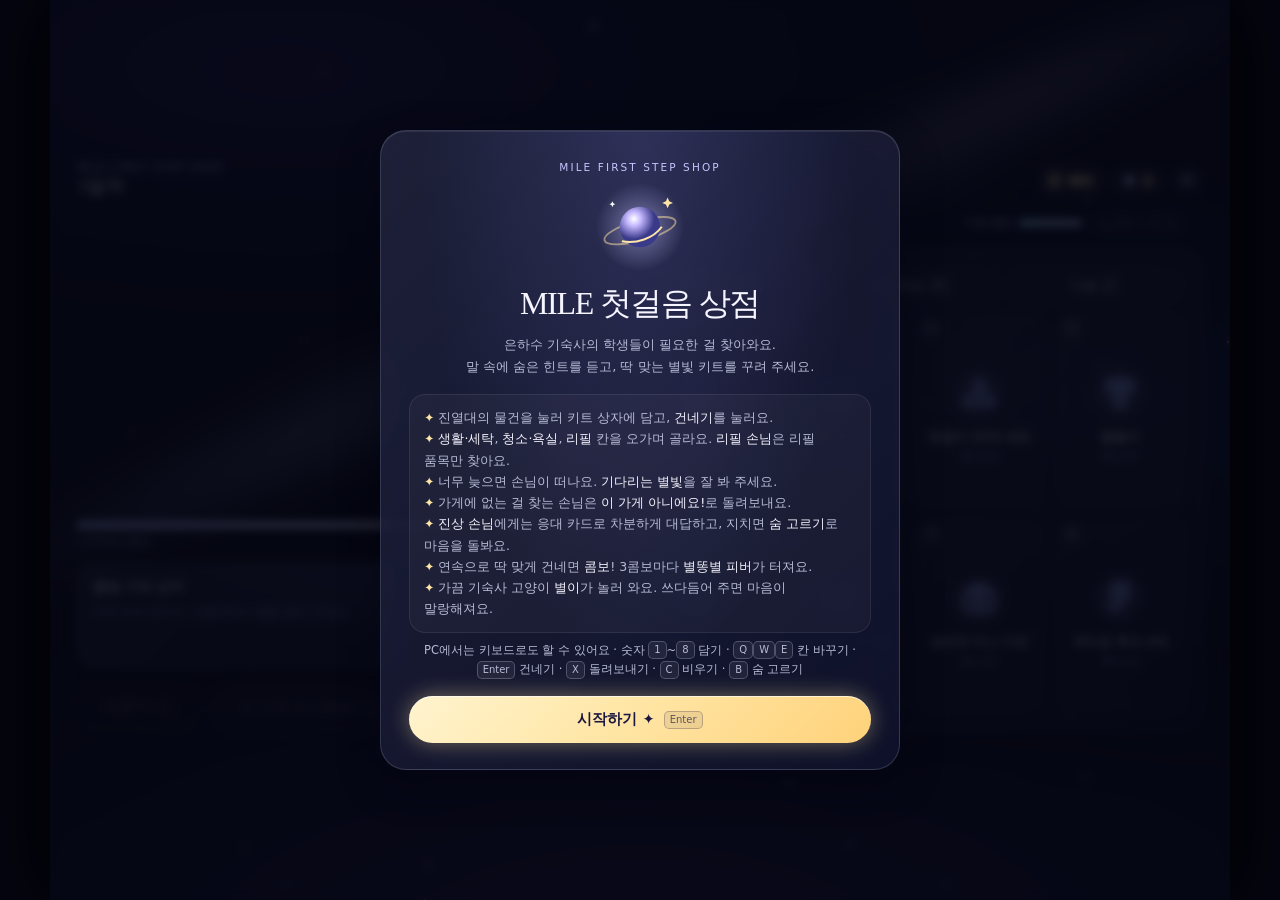
<file: first-step-shop/index.html>
<!DOCTYPE html>
<html lang="ko">
<head>
<meta charset="UTF-8">
<meta name="viewport" content="width=device-width, initial-scale=1.0, viewport-fit=cover">
<meta name="theme-color" content="#080a1b">
<title>MILE 첫걸음 상점</title>
<style>
:root {
  --bg: #080a1b;
  --bg-2: #0e1131;
  --white: #f5f4ff;
  --muted: #b7bbd5;
  --dim: #7f85b3;
  --lavender: #c5c6ff;
  --blue: #9baeff;
  --pink: #f0c4ff;
  --cyan: #9fe0ff;
  --gold: #ffe6a6;
  --gold-deep: #ffd27a;
  --good: #a9f0cf;
  --bad: #ffb3c1;
  --serif: "Noto Serif KR", "Nanum Myeongjo", "AppleMyungjo", "Batang", "Source Han Serif K", serif;
  --sans: "Noto Sans KR", "Apple SD Gothic Neo", "Malgun Gothic", system-ui, sans-serif;
}

* { box-sizing: border-box; -webkit-tap-highlight-color: transparent; }
html, body { height: 100%; }

body {
  margin: 0;
  background: #04050f;
  color: var(--white);
  font-family: var(--sans);
  font-weight: 300;
  touch-action: manipulation;
  user-select: none;
  -webkit-user-select: none;
  overflow: hidden;
}

button { font: inherit; color: inherit; border: 0; background: none; cursor: pointer; touch-action: manipulation; }
svg { display: block; }

/* 세로 화면 기준 게임 판 (360~430px) */
#app {
  position: relative;
  width: 100%;
  max-width: 430px;
  height: 100%;
  min-height: 600px;
  margin: 0 auto;
  display: flex;
  flex-direction: column;
  overflow: hidden;
  background:
    radial-gradient(ellipse 80% 40% at 20% 8%, #3b2f8a55, transparent 70%),
    radial-gradient(ellipse 70% 40% at 90% 45%, #2a4aa04a, transparent 70%),
    radial-gradient(ellipse 90% 50% at 50% 105%, #5b3fa040, transparent 70%),
    linear-gradient(180deg, #0a0c22 0%, var(--bg) 55%, #0b0d26 100%);
  box-shadow: 0 0 80px #000;
}

/* 은하수 · 별 · 별똥별 */
.sky { position: absolute; inset: 0; pointer-events: none; overflow: hidden; }

.milky-way {
  position: absolute;
  left: -40%;
  top: 18%;
  width: 180%;
  height: 26%;
  rotate: -24deg;
  background:
    radial-gradient(ellipse 50% 45% at 50% 50%, #d6ceff38, transparent 70%),
    radial-gradient(ellipse 25% 35% at 32% 55%, #9baeff30, transparent 70%),
    radial-gradient(ellipse 22% 30% at 70% 45%, #f0c4ff28, transparent 70%);
  filter: blur(14px);
  animation: milky 14s ease-in-out infinite alternate;
}

.sky i {
  position: absolute;
  width: var(--s);
  height: var(--s);
  border-radius: 50%;
  background: #fff;
  box-shadow: 0 0 6px #dfe3ff;
  animation: twinkle var(--t) ease-in-out var(--d) infinite alternate;
}

.sky i.big::before, .sky i.big::after {
  content: "";
  position: absolute;
  left: 50%;
  top: 50%;
  width: 9px;
  height: 1px;
  translate: -50% -50%;
  background: linear-gradient(90deg, transparent, #fff, transparent);
}

.sky i.big::after { rotate: 90deg; }

.meteor {
  position: absolute;
  top: 6%;
  left: 110%;
  width: 120px;
  height: 1.5px;
  rotate: -28deg;
  background: linear-gradient(90deg, #fff, #c5c6ff88 25%, transparent);
  box-shadow: 0 0 6px #fff;
  animation: meteor 9s ease-in 3s infinite;
}

.meteor.two { top: 30%; animation-duration: 13s; animation-delay: 8s; }

/* 상단 정보 */
.hud {
  position: relative;
  display: flex;
  align-items: center;
  justify-content: space-between;
  padding: max(12px, env(safe-area-inset-top)) 14px 6px;
}

.day {
  font-family: var(--serif);
  font-size: 15px;
  font-weight: 400;
  letter-spacing: -.02em;
  color: var(--white);
}

.day small {
  display: block;
  font-family: var(--sans);
  font-size: 10px;
  letter-spacing: .16em;
  color: var(--lavender);
}

.stats { display: flex; gap: 6px; }

.stat {
  display: flex;
  align-items: center;
  gap: 5px;
  padding: 5px 10px 5px 7px;
  border-radius: 999px;
  background: #ffffff0d;
  border: 1px solid #dfe3ff26;
  font-size: 12.5px;
}

.stat svg { width: 17px; height: 17px; }
.stat b { font-weight: 600; color: var(--gold); font-variant-numeric: tabular-nums; }
.stat.bump { animation: bump .45s; }

.queue {
  position: relative;
  display: flex;
  gap: 5px;
  padding: 2px 14px 0;
}

.queue span {
  width: 7px;
  height: 7px;
  border-radius: 50%;
  border: 1px solid #c5c6ff66;
}

.queue span.done { background: var(--lavender); box-shadow: 0 0 6px var(--lavender); border-color: transparent; }
.queue span.now { background: var(--gold); box-shadow: 0 0 8px var(--gold); border-color: transparent; }

/* 손님 카운터 */
.counter {
  position: relative;
  height: 214px;
  margin: 8px 12px 0;
  flex-shrink: 0;
}

.glass {
  background: linear-gradient(135deg, #ffffff16, #ffffff06), #0d1030a8;
  border: 1px solid #dce1ff2b;
  backdrop-filter: blur(16px) saturate(140%);
  -webkit-backdrop-filter: blur(16px) saturate(140%);
  box-shadow: inset 0 1px 0 #ffffff14, 0 14px 40px #02030e66;
}

.bubble {
  position: absolute;
  left: 0;
  right: 104px;
  top: 4px;
  min-height: 116px;
  padding: 13px 15px;
  border-radius: 20px 20px 6px 20px;
  font-family: var(--serif);
  font-size: 14.5px;
  font-weight: 400;
  line-height: 1.6;
  letter-spacing: -.02em;
  word-break: keep-all;
  transition: opacity .3s, transform .3s;
}

.bubble::after {
  content: "";
  position: absolute;
  right: -7px;
  bottom: 16px;
  width: 12px;
  height: 12px;
  rotate: 45deg;
  background: #1a1d45;
  border-top: 1px solid #dce1ff2b;
  border-right: 1px solid #dce1ff2b;
}

.bubble.hide { opacity: 0; transform: translateY(6px) scale(.97); }
.bubble p { margin: 0; }
.bubble.react p { color: var(--gold); }

.tag {
  display: inline-flex;
  align-items: center;
  gap: 4px;
  margin-bottom: 5px;
  padding: 2px 9px;
  border-radius: 999px;
  border: 1px solid #f0c4ff66;
  background: #f0c4ff14;
  color: var(--pink);
  font-family: var(--sans);
  font-size: 10.5px;
  font-weight: 500;
}

.tag:empty { display: none; }

.customer {
  position: absolute;
  right: 0;
  top: 0;
  width: 100px;
  text-align: center;
  transition: transform .5s cubic-bezier(.3,1.35,.5,1), opacity .35s;
}

.customer.out { transform: translateX(130px); opacity: 0; }

.avatar {
  width: 96px;
  height: 108px;
  margin: 0 auto;
  animation: idle 2.6s ease-in-out infinite alternate;
}

.name {
  margin-top: 2px;
  font-size: 11px;
  color: var(--muted);
  white-space: nowrap;
}

.patience {
  position: absolute;
  left: 0;
  right: 0;
  bottom: 20px;
  height: 8px;
  border-radius: 999px;
  background: #ffffff10;
  border: 1px solid #ffffff1c;
  overflow: hidden;
}

.patience-fill {
  height: 100%;
  width: 100%;
  border-radius: inherit;
  background: linear-gradient(90deg, var(--blue), var(--lavender), var(--gold));
  box-shadow: 0 0 12px var(--lavender);
}

.patience-fill.warn { background: linear-gradient(90deg, var(--pink), var(--gold)); box-shadow: 0 0 12px var(--pink); }
.patience-fill.danger { background: linear-gradient(90deg, #ff8fb0, var(--bad)); box-shadow: 0 0 12px #ff8fb0; }

.patience-label {
  position: absolute;
  left: 2px;
  bottom: 0;
  font-size: 10.5px;
  letter-spacing: .04em;
  color: var(--dim);
}

/* 키트 상자 */
.kit {
  position: relative;
  margin: 0 12px;
  padding: 10px 12px 12px;
  border-radius: 20px;
  flex-shrink: 0;
  overflow: hidden;
}

.kit::before {
  content: "";
  position: absolute;
  inset: 0;
  background: radial-gradient(ellipse at 80% 0%, #9baeff26, transparent 60%);
  pointer-events: none;
}

.kit-title {
  position: relative;
  display: flex;
  justify-content: space-between;
  align-items: baseline;
  margin-bottom: 8px;
  font-family: var(--serif);
  font-size: 14px;
  font-weight: 400;
}

.kit-title span { font-family: var(--sans); font-size: 10.5px; color: var(--dim); }

.kit-items {
  position: relative;
  display: flex;
  flex-wrap: wrap;
  gap: 6px;
  min-height: 38px;
  align-content: flex-start;
}

.kit-empty { font-size: 12px; color: var(--dim); align-self: center; }

.kit-chip {
  display: flex;
  align-items: center;
  gap: 5px;
  padding: 5px 9px 5px 5px;
  border-radius: 999px;
  border: 1px solid color-mix(in srgb, var(--c) 60%, transparent);
  background: color-mix(in srgb, var(--c) 14%, transparent);
  font-size: 12px;
  font-weight: 400;
}

.kit-chip.fresh { animation: pop .25s ease-out; }

.kit-chip svg { width: 22px; height: 22px; color: var(--c); filter: drop-shadow(0 0 4px var(--c)); }
.kit-chip .x { color: var(--dim); font-size: 10px; margin-left: 1px; }

/* 버튼 */
.actions {
  display: grid;
  grid-template-columns: .9fr 1.4fr 1.2fr;
  gap: 7px;
  margin: 10px 12px 0;
  flex-shrink: 0;
}

.btn {
  position: relative;
  padding: 12px 6px;
  border-radius: 999px;
  font-size: 13px;
  font-weight: 500;
  overflow: hidden;
  transition: transform .12s, opacity .2s, box-shadow .2s;
}

.btn:active:not(:disabled) { transform: scale(.96); }
.btn:disabled { opacity: .38; }

.btn-ghost { background: #ffffff0d; border: 1px solid #dfe3ff30; }
.btn-wrong { background: #f0c4ff14; border: 1px solid #f0c4ff55; color: var(--pink); }

.btn-serve {
  color: #1a1640;
  font-weight: 700;
  background: linear-gradient(135deg, #fff4cf, var(--gold) 45%, var(--gold-deep));
  box-shadow: 0 0 22px #ffe6a666, inset 0 1px 0 #ffffffaa;
}

.btn-serve::after {
  content: "";
  position: absolute;
  inset: 0;
  background: linear-gradient(115deg, transparent 30%, #ffffffa0 50%, transparent 70%);
  translate: -120% 0;
  animation: shine 3.8s ease-in-out 1s infinite;
}

/* 은하수 진열대 */
.shelf-wrap {
  position: relative;
  flex: 1;
  margin-top: 12px;
  padding: 10px 12px max(14px, env(safe-area-inset-bottom));
  border-top: 1px solid #dce1ff26;
  background:
    linear-gradient(180deg, #ffffff08, transparent 40%),
    radial-gradient(ellipse 80% 60% at 50% 0%, #6e5bd422, transparent 70%);
  overflow-y: auto;
}

.shelf-label {
  display: flex;
  justify-content: space-between;
  margin: 0 2px 8px;
  font-family: var(--serif);
  font-size: 13px;
}

.shelf-label span { font-family: var(--sans); font-size: 10.5px; color: var(--dim); }

.legend { display: flex; gap: 10px; }
.legend b { font-weight: 400; display: inline-flex; align-items: center; gap: 4px; }
.legend b::before { content: ""; width: 6px; height: 6px; border-radius: 50%; background: var(--c); box-shadow: 0 0 6px var(--c); }

.shelf {
  display: grid;
  grid-template-columns: repeat(4, 1fr);
  gap: 8px;
}

.item {
  position: relative;
  display: flex;
  flex-direction: column;
  align-items: center;
  gap: 4px;
  padding: 9px 3px 8px;
  border-radius: 16px;
  border: 1px solid #ffffff17;
  background: #ffffff07;
  font-size: 11px;
  font-weight: 400;
  line-height: 1.25;
  text-align: center;
  word-break: keep-all;
  transition: transform .15s, border-color .25s, background .25s, box-shadow .25s;
  animation: bob 4s ease-in-out var(--d) infinite alternate;
}

.item .orb {
  display: grid;
  place-items: center;
  width: 42px;
  height: 42px;
  border-radius: 50%;
  color: var(--c);
  background: radial-gradient(circle, color-mix(in srgb, var(--c) 30%, transparent), transparent 70%);
}

.item .orb svg { width: 28px; height: 28px; filter: drop-shadow(0 0 5px var(--c)); }
.item:active { transform: scale(.95); }

.item.in {
  border-color: var(--gold);
  background: #ffe6a614;
  box-shadow: 0 0 18px #ffe6a640, inset 0 0 12px #ffe6a614;
}

.item.in .orb {
  color: #fff8e1;
  background: radial-gradient(circle, #ffe6a6 0%, #ffe6a655 40%, transparent 72%);
}

.item.in .orb svg { filter: drop-shadow(0 0 6px var(--gold)); }

.item.in::after {
  content: "✦";
  position: absolute;
  top: 4px;
  right: 7px;
  font-size: 10px;
  color: var(--gold);
}


/* 알림 */
.toast {
  position: absolute;
  left: 50%;
  top: 74px;
  z-index: 30;
  translate: -50% 0;
  width: max-content;
  max-width: 88%;
  padding: 10px 16px;
  border-radius: 16px;
  font-size: 13px;
  font-weight: 500;
  text-align: center;
  word-break: keep-all;
  opacity: 0;
  transform: translateY(-8px);
  transition: opacity .25s, transform .25s;
  pointer-events: none;
}

.toast.show { opacity: 1; transform: none; }
.toast .gain { display: block; margin-top: 2px; font-size: 12px; color: var(--gold); font-weight: 400; }

.burst {
  position: absolute;
  z-index: 25;
  color: var(--gold);
  font-size: 13px;
  text-shadow: 0 0 8px currentColor;
  pointer-events: none;
  animation: burst .9s ease-out forwards;
}

/* 안내창 */
.overlay {
  position: absolute;
  inset: 0;
  z-index: 40;
  display: flex;
  align-items: center;
  justify-content: center;
  padding: 18px;
  background: #04050fcc;
  backdrop-filter: blur(5px);
  -webkit-backdrop-filter: blur(5px);
}

.overlay[hidden] { display: none; }

.card {
  position: relative;
  width: 100%;
  max-height: 100%;
  overflow-y: auto;
  padding: 24px 18px 20px;
  border-radius: 26px;
  text-align: center;
  animation: pop .4s ease-out;
}

.card::before {
  content: "";
  position: absolute;
  inset: 0;
  border-radius: inherit;
  background: radial-gradient(ellipse at 50% 0%, #8f8cff2e, transparent 60%);
  pointer-events: none;
}

.card > * { position: relative; }

.card h1, .card h2 {
  margin: 0;
  font-family: var(--serif);
  font-weight: 400;
  letter-spacing: -.04em;
  line-height: 1.4;
  word-break: keep-all;
}

.card h1 { font-size: 27px; }
.card h2 { font-size: 22px; }
.card .sub { margin: 8px 0 0; font-size: 13px; color: var(--muted); line-height: 1.7; word-break: keep-all; }
.card .sub b { color: var(--white); font-weight: 500; }
.eyebrow { font-size: 10.5px; letter-spacing: .2em; color: var(--lavender); margin-bottom: 8px; }

.hero-icon { width: 92px; height: 92px; margin: 0 auto 8px; }

.how {
  margin: 16px 0 0;
  padding: 12px 14px;
  border-radius: 16px;
  border: 1px solid #ffffff14;
  background: #ffffff08;
  text-align: left;
  font-size: 12.5px;
  line-height: 1.7;
  list-style: none;
  color: var(--muted);
  word-break: keep-all;
}

.how li::before { content: "✦ "; color: var(--gold); }
.how b { color: var(--white); font-weight: 500; }

.new-items {
  display: flex;
  flex-wrap: wrap;
  justify-content: center;
  gap: 6px;
  margin-top: 14px;
}

.summary {
  display: grid;
  grid-template-columns: repeat(3, 1fr);
  gap: 6px;
  margin-top: 14px;
}

.summary div {
  padding: 10px 4px;
  border-radius: 14px;
  border: 1px solid #ffffff14;
  background: #ffffff08;
  font-size: 10.5px;
  color: var(--muted);
}

.summary b { display: block; font-family: var(--serif); font-size: 20px; font-weight: 400; color: var(--gold); }

.card .btn { display: block; width: 100%; margin-top: 16px; padding: 14px; font-size: 14.5px; text-decoration: none; text-align: center; }
.card .btn + .btn { margin-top: 8px; }

/* 자립의 별자리 */
.constellation {
  margin: 14px -4px 0;
  border-radius: 20px;
  border: 1px solid #ffffff14;
  background: radial-gradient(ellipse at 50% 30%, #2a2a6e, #0b0d26 78%);
  overflow: hidden;
}

.constellation svg { width: 100%; height: auto; }

.rank {
  margin: 10px 0 0;
  padding: 0;
  list-style: none;
  display: grid;
  gap: 6px;
  text-align: left;
}

.rank li {
  display: flex;
  align-items: center;
  justify-content: space-between;
  padding: 6px 12px 6px 6px;
  border-radius: 999px;
  border: 1px solid #ffffff14;
  background: #ffffff08;
  font-size: 12.5px;
}

.rank li > span { display: flex; align-items: center; gap: 6px; }
.rank svg { width: 26px; height: 26px; color: var(--c); filter: drop-shadow(0 0 4px var(--c)); }
.rank small { color: var(--gold); }

@keyframes twinkle { from { opacity: .15; } to { opacity: 1; } }
@keyframes milky { from { opacity: .65; translate: -3% 0; } to { opacity: 1; translate: 3% -2%; } }
@keyframes meteor {
  0%, 92% { transform: translateX(0); opacity: 0; }
  93% { opacity: 1; }
  100% { transform: translateX(-560px); opacity: 0; }
}
@keyframes idle { to { transform: translateY(-4px); } }
@keyframes bob { to { translate: 0 -2px; } }
@keyframes pop { from { transform: scale(.88); opacity: 0; } to { transform: scale(1); opacity: 1; } }
@keyframes bump { 50% { transform: scale(1.14); box-shadow: 0 0 16px #ffe6a666; } }
@keyframes shine { 0%, 60% { translate: -120% 0; } 100% { translate: 120% 0; } }
@keyframes burst { from { opacity: 1; transform: translate(0, 0) scale(1); } to { opacity: 0; transform: translate(var(--x), var(--y)) scale(.4); } }
@keyframes shake { 25% { transform: translateX(-6px); } 75% { transform: translateX(6px); } }
@keyframes glow { from { opacity: .4; } to { opacity: 1; } }
@keyframes spin { to { rotate: 360deg; } }

.shake { animation: shake .3s; }

@media (max-width: 859px) and (max-height: 760px) {
  .hud { padding-top: max(8px, env(safe-area-inset-top)); padding-bottom: 4px; }
  .counter { height: 168px; margin-top: 4px; }
  .bubble { min-height: 88px; padding: 10px 13px; font-size: 13.5px; line-height: 1.5; }
  .avatar { width: 76px; height: 86px; }
  .customer { width: 84px; }
  .bubble { right: 90px; }
  .kit { padding: 8px 12px 9px; }
  .kit-title { margin-bottom: 6px; }
  .kit-items { min-height: 32px; }
  .actions { margin-top: 8px; }
  .btn { padding: 10px 6px; }
  .shelf-wrap { margin-top: 8px; padding-top: 8px; }
  .tabs { margin-bottom: 7px; }
  .tab { padding: 6px; }
  .shelf { gap: 6px; }
  .item { padding: 6px 3px 5px; gap: 2px; }
  .item .orb { width: 34px; height: 34px; }
  .item .orb svg { width: 24px; height: 24px; }
}

/* 키보드 단축키 표시 (마우스를 쓰는 PC에서만) */
kbd {
  display: none;
  min-width: 18px;
  padding: 0 5px;
  border-radius: 5px;
  border: 1px solid #dfe3ff40;
  background: #ffffff10;
  font-family: inherit;
  font-size: 10px;
  font-weight: 500;
  line-height: 16px;
  color: var(--muted);
  vertical-align: middle;
}

.btn-serve kbd { border-color: #1a164040; background: #1a164014; color: #1a1640aa; }
.item kbd.num { position: absolute; top: 5px; left: 6px; }

@media (hover: hover) and (pointer: fine) {
  kbd { display: inline-block; }
  .btn kbd { margin-left: 4px; }
  .item:hover:not(.in) { border-color: color-mix(in srgb, var(--c) 55%, transparent); background: #ffffff0d; }
  .btn:hover:not(:disabled), .choice:hover, .tab:hover { filter: brightness(1.12); }
}

/* 소리 켜고 끄기 */
.sound {
  display: grid;
  place-items: center;
  width: 30px;
  height: 30px;
  border-radius: 50%;
  border: 1px solid #dfe3ff26;
  background: #ffffff0d;
  color: var(--lavender);
}

.sound svg { width: 16px; height: 16px; }

/* 손님 별명 */
.name small {
  display: block;
  margin-bottom: 1px;
  font-size: 10px;
  color: var(--lavender);
  white-space: normal;
  line-height: 1.3;
  word-break: keep-all;
}

/* 손님 속마음 */
.thought {
  position: absolute;
  left: 6px;
  right: 110px;
  top: 128px;
  font-family: var(--serif);
  font-size: 12px;
  color: var(--lavender);
  opacity: 0;
  transform: translateY(-4px);
  transition: opacity .3s, transform .3s;
  pointer-events: none;
  word-break: keep-all;
}

.thought.show { opacity: .95; transform: none; }

/* 콤보 · 별똥별 피버 */
.combo {
  margin-left: auto;
  margin-right: 8px;
  padding: 1px 9px;
  border-radius: 999px;
  background: linear-gradient(135deg, #fff4cf, var(--gold));
  color: #1a1640;
  font-family: var(--sans);
  font-size: 11px;
  font-weight: 700;
  animation: pop .3s ease-out;
}

.combo:empty { display: none; }

.fever-banner {
  position: absolute;
  z-index: 35;
  left: 50%;
  top: 40%;
  translate: -50% -50%;
  padding: 14px 26px;
  border-radius: 999px;
  background: linear-gradient(135deg, #fff4cf, var(--gold) 50%, var(--gold-deep));
  color: #1a1640;
  font-family: var(--serif);
  font-size: 22px;
  font-weight: 700;
  white-space: nowrap;
  box-shadow: 0 0 60px #ffe6a6aa;
  pointer-events: none;
  animation: feverIn 1.6s ease-out forwards;
}

#app.fever .kit { border-color: #ffe6a6aa; box-shadow: 0 0 28px #ffe6a655, inset 0 0 24px #ffe6a61a; }
#app.fever .meteor { animation-duration: 2.4s; animation-delay: 0s; background: linear-gradient(90deg, #fff4cf, #ffe6a6aa 25%, transparent); }
#app.fever .milky-way { filter: blur(14px) hue-rotate(-25deg) brightness(1.4); }

/* 기숙사 고양이 */
.customer.cat .avatar { cursor: pointer; }
.customer.cat .avatar:active { transform: scale(.95); }
.purr { animation: purr .25s ease-in-out 4; }

@keyframes feverIn {
  0% { opacity: 0; transform: scale(.6); }
  20% { opacity: 1; transform: scale(1.08); }
  75% { opacity: 1; transform: scale(1); }
  100% { opacity: 0; transform: scale(1.1); }
}

@keyframes purr { 50% { transform: rotate(-4deg) scale(1.05); } }

/* PC: 넓은 화면에서는 손님·키트(왼쪽)와 진열대(오른쪽)를 나란히 */
@media (min-width: 860px) and (min-height: 560px) {
  #app {
    max-width: 1180px;
    display: grid;
    grid-template-columns: minmax(380px, 1fr) minmax(440px, 1.15fr);
    grid-template-rows: auto auto auto auto auto;
    align-content: center;
    grid-template-areas: "hud hud" "sub sub" "counter shelf" "kit shelf" "actions shelf";
    column-gap: 24px;
    padding: 0 26px 26px;
  }

  .hud { grid-area: hud; padding: 20px 2px 8px; }
  .day { font-size: 19px; }
  .stat { font-size: 14px; padding: 6px 12px 6px 8px; }
  .subhud { grid-area: sub; padding: 0 2px 4px; }
  .calm { font-size: 12px; }
  .calm-bar { width: 120px; }

  .counter { grid-area: counter; height: 300px; margin: 12px 0 0; }
  .bubble { right: 160px; min-height: 160px; padding: 18px 20px; font-size: 17px; }
  .customer { width: 150px; }
  .avatar { width: 140px; height: 156px; }
  .name { font-size: 12px; }
  .thought { top: 182px; right: 165px; font-size: 13.5px; }

  .kit { grid-area: kit; margin: 14px 0 0; padding: 14px 16px 16px; }
  .kit-items { min-height: 48px; }
  .kit-chip { font-size: 13px; }
  .actions { grid-area: actions; margin: 14px 0 0; }
  .btn { padding: 14px 8px; font-size: 14.5px; }

  .shelf-wrap {
    grid-area: shelf;
    margin: 12px 0 0;
    padding: 18px;
    border: 1px solid #dce1ff2b;
    border-radius: 26px;
    background: linear-gradient(135deg, #ffffff12, #ffffff04), #0d1030a8;
    box-shadow: inset 0 1px 0 #ffffff14, 0 14px 40px #02030e66;
    display: flex;
    flex-direction: column;
  }

  .tabs { margin-bottom: 14px; }
  .shelf { flex: 1; grid-auto-rows: 1fr; }
  .item { justify-content: center; }
  .tab { padding: 10px; font-size: 14px; }
  .shelf { gap: 12px; }
  .item { padding: 16px 6px 12px; font-size: 13px; gap: 6px; }
  .item .orb { width: 60px; height: 60px; }
  .item .orb svg { width: 38px; height: 38px; }
  .item .price { font-size: 11px; }

  .toast { top: 96px; font-size: 14px; }
  .card { max-width: 520px; padding: 30px 28px 26px; }
  .card h1 { font-size: 32px; }
  .card h2 { font-size: 25px; }
}

@media (prefers-reduced-motion: reduce) {
  *, *::before, *::after { animation: none !important; transition-duration: .01ms !important; }
}

/* 마음 별빛 (내 마음 상태) */
.subhud {
  position: relative;
  display: flex;
  align-items: center;
  justify-content: space-between;
  gap: 10px;
  padding: 2px 14px 0;
}

.subhud .queue { padding: 0; }

.calm {
  display: flex;
  align-items: center;
  gap: 6px;
  font-size: 10.5px;
  color: var(--muted);
}

.calm-bar {
  width: 64px;
  height: 6px;
  border-radius: 999px;
  background: #ffffff12;
  overflow: hidden;
}

.calm-fill {
  height: 100%;
  border-radius: inherit;
  background: linear-gradient(90deg, var(--cyan), var(--lavender));
  box-shadow: 0 0 8px var(--cyan);
  transition: width .5s;
}

.calm-fill.tired { background: linear-gradient(90deg, #ff8fb0, var(--bad)); box-shadow: 0 0 8px #ff8fb0; }

.breath {
  display: inline-flex;
  align-items: center;
  gap: 4px;
  padding: 4px 9px;
  border-radius: 999px;
  border: 1px solid #9fe0ff55;
  background: #9fe0ff12;
  color: var(--cyan);
  font-size: 11px;
}

.breath b { font-weight: 600; }
.breath:disabled { opacity: .35; }
.breath:active:not(:disabled) { transform: scale(.95); }

.tag.hard { border-color: #ffb3c166; background: #ffb3c114; color: var(--bad); }

/* 진열대 탭 */
.tabs {
  display: flex;
  gap: 6px;
  margin: 0 0 10px;
}

.tab {
  flex: 1;
  padding: 8px 6px;
  border-radius: 999px;
  border: 1px solid #ffffff18;
  background: #ffffff06;
  font-size: 12.5px;
  color: var(--muted);
}

.tab.on {
  color: var(--white);
  border-color: color-mix(in srgb, var(--c) 70%, transparent);
  background: color-mix(in srgb, var(--c) 16%, transparent);
  box-shadow: 0 0 14px color-mix(in srgb, var(--c) 30%, transparent);
}

.tab small { color: var(--gold); margin-left: 3px; }

.item .price { font-size: 9.5px; color: var(--dim); font-variant-numeric: tabular-nums; }

/* 응대 카드 */
.cope-line {
  margin: 10px 0 0;
  padding: 14px 16px;
  border-radius: 18px;
  border: 1px solid #ffb3c140;
  background: #ffb3c10d;
  font-family: var(--serif);
  font-size: 15.5px;
  line-height: 1.6;
  word-break: keep-all;
}

.choices { display: grid; gap: 8px; margin-top: 14px; }

.choice {
  padding: 12px 14px;
  border-radius: 16px;
  border: 1px solid #dfe3ff2e;
  background: #ffffff0a;
  font-size: 13px;
  line-height: 1.5;
  text-align: left;
  word-break: keep-all;
}

.choice:active { transform: scale(.98); background: #ffffff16; }

.cope-result { margin-top: 14px; font-size: 13px; line-height: 1.6; color: var(--muted); }
.cope-result b { display: block; margin-bottom: 4px; font-size: 15px; font-weight: 500; }
.cope-result.good b { color: var(--good); }
.cope-result.bad b { color: var(--bad); }

.cope-tips {
  margin: 14px 0 0;
  padding: 12px 14px;
  border-radius: 16px;
  border: 1px solid #9fe0ff30;
  background: #9fe0ff0a;
  text-align: left;
  font-size: 12px;
  line-height: 1.7;
  color: var(--muted);
  list-style: none;
  word-break: keep-all;
}

.cope-tips li::before { content: "✦ "; color: var(--cyan); }
.keys-hint { display: none; font-size: 11.5px !important; }
@media (hover: hover) and (pointer: fine) { .keys-hint { display: block; } }
</style>
</head>
<body>
<div id="app">
  <div class="sky" id="sky" aria-hidden="true">
    <div class="milky-way"></div>
    <div class="meteor"></div>
    <div class="meteor two"></div>
  </div>

  <header class="hud">
    <div class="day"><small>MILE FIRST STEP SHOP</small><span id="dayLabel">첫걸음 상점</span></div>
    <div class="stats">
      <div class="stat" id="coinStat"><span id="coinIcon"></span><b id="coins">0</b></div>
      <div class="stat" id="mileStat"><span id="mileIcon"></span><b id="mile">0</b></div>
      <button class="sound" id="soundBtn" aria-label="소리 켜기/끄기"></button>
    </div>
  </header>
  <div class="subhud">
    <div class="queue" id="queueInfo" aria-label="남은 손님"></div>
    <div class="calm">
      마음 별빛
      <div class="calm-bar"><div class="calm-fill" id="calmFill"></div></div>
      <button class="breath" id="breathBtn">숨 고르기 <b id="breaths">3</b> <kbd>B</kbd></button>
    </div>
  </div>

  <section class="counter">
    <div class="bubble glass hide" id="bubble">
      <span class="tag" id="tag"></span>
      <p id="requestText"></p>
    </div>
    <div class="customer out" id="customer">
      <div class="avatar" id="avatar"></div>
      <div class="name" id="custName"></div>
    </div>
    <div class="thought" id="thought"></div>
    <div class="patience"><div class="patience-fill" id="patienceFill"></div></div>
    <div class="patience-label">기다리는 별빛</div>
  </section>

  <section class="kit glass">
    <div class="kit-title">별빛 키트 상자 <b class="combo" id="combo"></b><span>담긴 물건을 누르면 빼요</span></div>
    <div class="kit-items" id="kitItems"></div>
  </section>

  <div class="actions">
    <button class="btn btn-ghost" id="clearBtn">비우기<kbd>C</kbd></button>
    <button class="btn btn-wrong" id="wrongBtn"><span id="wrongLabel">이 가게 아니에요!</span><kbd>X</kbd></button>
    <button class="btn btn-serve" id="serveBtn"><span id="serveLabel">건네기 ✦</span><kbd>Enter</kbd></button>
  </div>

  <section class="shelf-wrap">
    <div class="tabs" id="tabs"></div>
    <div class="shelf" id="shelf"></div>
  </section>

  <div class="toast glass" id="toast"></div>
  <div class="overlay" id="overlay" hidden><div class="card glass" id="card"></div></div>
</div>

<script>
/* =========================================================
   수정하기 쉬운 설정값 — 물건, 손님, 점수는 모두 여기서 바꿔요
   ========================================================= */

// 진열대 물건: basic(기본 품목) / refill(리필 품목) — 처음부터 모두 진열돼 있어요
// icon: 아래 ICONS의 이름, price: 원 단위 가격, shelf: 진열대 칸 (아래 SHELVES)
const ITEMS = [
  { id: "laundry",    name: "빨래 세제",        icon: "laundry",  type: "basic", price: 6500, shelf: "life" },
  { id: "basket",     name: "빨래 바구니",      icon: "basket",   type: "basic", price: 7500, shelf: "life" },
  { id: "hangers",    name: "옷걸이 10개 세트", icon: "hanger",   type: "basic", price: 5000, shelf: "life" },
  { id: "roller",     name: "돌돌이",           icon: "roller",   type: "basic", price: 3500, shelf: "life" },
  { id: "dehum",      name: "제습제",           icon: "dehum",    type: "basic", price: 3000, shelf: "clean" },
  { id: "deodor",     name: "탈취제",           icon: "spray",    type: "basic", price: 5000, shelf: "clean" },
  { id: "bug",        name: "벌레 퇴치제",      icon: "bug",      type: "basic", price: 5500, shelf: "clean" },
  { id: "mold",       name: "곰팡이 제거제",    icon: "mold",     type: "basic", price: 6000, shelf: "clean" },
  { id: "dish",       name: "주방세제",         icon: "dish",     type: "basic", price: 4500, shelf: "clean" },
  { id: "block",      name: "매직블럭",         icon: "block",    type: "basic", price: 3000, shelf: "clean" },
  { id: "handwash",   name: "핸드워시",         icon: "pump",     type: "basic", price: 4000, shelf: "clean" },
  { id: "showerball", name: "샤워볼",           icon: "puff",     type: "basic", price: 3000, shelf: "clean" },
  { id: "slippers",   name: "욕실 슬리퍼",      icon: "slippers", type: "basic", price: 4500, shelf: "life" },
  { id: "sleep",      name: "수면 안대·귀마개", icon: "sleep",    type: "basic", price: 6000, shelf: "life" },
  { id: "firstaid",   name: "상비약 미니 키트", icon: "firstaid", type: "basic", price: 7500, shelf: "life" },
  { id: "hooks",      name: "무타공 후크 4개",  icon: "hook",     type: "basic", price: 3500, shelf: "life" },

  { id: "r_laundry",  name: "빨래 세제 리필",     icon: "laundry", type: "refill", price: 5500, shelf: "refill" },
  { id: "r_dish",     name: "주방세제 리필",      icon: "dish",    type: "refill", price: 3800, shelf: "refill" },
  { id: "r_hand",     name: "핸드워시 리필",      icon: "pump",    type: "refill", price: 3200, shelf: "refill" },
  { id: "r_dehum",    name: "제습제 리필 2입",    icon: "dehum",   type: "refill", price: 4800, shelf: "refill" },
  { id: "r_roller",   name: "돌돌이 리필 2롤",    icon: "roller",  type: "refill", price: 3800, shelf: "refill" },
  { id: "r_block",    name: "매직블럭 4입",       icon: "block",   type: "refill", price: 2600, shelf: "refill" },
  { id: "r_deodor",   name: "탈취제 리필",        icon: "spray",   type: "refill", price: 4300, shelf: "refill" },
  { id: "r_mold",     name: "곰팡이 제거제 리필", icon: "mold",    type: "refill", price: 5200, shelf: "refill" }
];

// 진열대 칸 (탭)
const SHELVES = {
  life:   { name: "생활·세탁", color: "#9baeff" },
  clean:  { name: "청소·욕실", color: "#9fe0ff" },
  refill: { name: "리필",      color: "#f0c4ff" }
};

// 품목 종류별 이름과 빛깔
const TYPES = {
  basic:  { name: "기본 품목", color: "#9baeff" },
  refill: { name: "리필",      color: "#f0c4ff" }
};

// 영업 일정: 2일
// customers: 손님 수, patience: 손님이 기다려 주는 시간(초)
// minDifficult / difficult: 그날 꼭 오는 진상 손님 수 / 올 수 있는 최대 수
const ROUNDS = [
  { label: "1일차", customers: 7, patience: 30, minDifficult: 1, difficult: 2 },
  { label: "2일차", customers: 8, patience: 26, minDifficult: 1, difficult: 3 }
];

// 손님 요청: needs에 적힌 물건을 정확히 건네면 성공
// refill: true 인 손님은 리필 품목만 찾아요
const REQUESTS = [
  { text: "빨래가 산더미인데 세탁기에 넣을 게 없어요. 방에 모아 둘 데도 없고요.", needs: ["laundry", "basket"] },
  { text: "셔츠를 빨아서 의자에 걸쳐 놨더니 다 구겨졌어요.", needs: ["hangers"] },
  { text: "검은 니트에 먼지랑 머리카락이 잔뜩 붙었어요.", needs: ["roller"] },
  { text: "장마라 방이 눅눅해요. 옷장 문을 열면 꿉꿉한 냄새도 나고요.", needs: ["dehum", "deodor"] },
  { text: "운동화 냄새가 방 안에 꽉 찼어요. 룸메 눈치가 보여요.", needs: ["deodor"] },
  { text: "어젯밤에 귓가에서 계속 윙윙거려서 한숨도 못 잤어요.", needs: ["bug"] },
  { text: "화장실 타일 틈이 까맣게 변했어요. 문질러도 안 지워져요.", needs: ["mold"] },
  { text: "공용 주방에서 컵이랑 그릇을 씻어야 하는데, 물로만 헹구니 미끌거려요.", needs: ["dish"] },
  { text: "책상에 볼펜 자국이 잔뜩 묻었어요. 물티슈로도 안 지워져요.", needs: ["block"] },
  { text: "세면대에 둔 비누가 자꾸 물러져서 흐물흐물해요.", needs: ["handwash"] },
  { text: "바디워시는 있는데 손으로 하니까 거품이 잘 안 나요.", needs: ["showerball"] },
  { text: "공용 샤워실 바닥, 맨발로 가긴 좀 그렇죠?", needs: ["slippers"] },
  { text: "룸메가 새벽까지 스탠드를 켜 놓고, 잘 때는 코까지 골아요.", needs: ["sleep"] },
  { text: "감기 기운이 있는데 약국은 벌써 문을 닫았어요.", needs: ["firstaid"] },
  { text: "벽에 못을 박으면 안 된대요. 수건이랑 가방 걸 데가 필요해요.", needs: ["hooks"] },
  { text: "입사 첫날이에요! 씻으러 갈 때 신을 거랑, 몸 닦을 때 쓸 거요.", needs: ["slippers", "showerball"] },
  { text: "여름 기숙사 생존 준비요. 습기도, 밤마다 오는 손님도 너무 싫어요.", needs: ["dehum", "bug"] },
  { text: "옷장 정리 중이에요. 옷은 가지런히 걸고, 니트에 붙은 먼지도 떼고 싶어요.", needs: ["hangers", "roller"] },
  { text: "욕실 청소 당번이에요. 타일 틈 까만 얼룩이랑 세면대 물때가 고민이에요.", needs: ["mold", "block"] },
  { text: "자취 첫 주예요. 설거지할 것도 없고, 손 씻을 것도 없어요.", needs: ["dish", "handwash"] },

  { text: "세제 통이 텅 비었어요. 통은 멀쩡하니까 그대로 쓸 거예요.", needs: ["r_laundry"], refill: true },
  { text: "설거지하려는데 펌프에서 바람 소리만 나요. 용기는 그대로 쓸래요.", needs: ["r_dish"], refill: true },
  { text: "세면대 옆 손 씻는 거, 내용물만 다 썼어요.", needs: ["r_hand"], refill: true },
  { text: "옷장에 넣어 둔 통에 물이 가득 찼어요. 갈아 끼울 것만 주세요.", needs: ["r_dehum"], refill: true },
  { text: "먼지 떼는 거 손잡이는 있는데, 끈끈한 종이가 다 떨어졌어요.", needs: ["r_roller"], refill: true },
  { text: "지우개처럼 쓰는 스펀지가 다 닳아서 조각만 남았어요.", needs: ["r_block"], refill: true },
  { text: "냄새 잡는 스프레이, 병은 있는데 속이 비었어요.", needs: ["r_deodor"], refill: true },
  { text: "욕실 스프레이가 칙칙 소리만 나요. 까만 얼룩은 아직 남았는데요.", needs: ["r_mold"], refill: true },
  { text: "다 떨어졌어요! 빨래할 것도, 설거지할 것도요. 통은 다 있어요.", needs: ["r_laundry", "r_dish"], refill: true },
  { text: "이번 달 채우는 날이에요. 옷장 습기 잡는 거랑 냄새 잡는 거요.", needs: ["r_dehum", "r_deodor"], refill: true }
];

// 엉뚱한 손님: 이 가게에 없는 걸 찾아요 → '이 가게 아니에요!'로 돌려보내기
// 겉모습은 다른 손님과 똑같아서, 말을 잘 들어야 알아챌 수 있어요
const STRANGE_REQUESTS = [
  "C타입 충전 케이블 하나만 주세요. 제 건 끊어졌어요.",
  "방이 너무 추워요. 전기장판 있죠?",
  "샴푸랑 린스가 다 떨어졌어요.",
  "밖에 비가 와요. 우산 하나만요.",
  "자전거 바퀴에 바람이 빠졌어요. 여기서 넣을 수 있죠?",
  "과제 열 장만 뽑아 주세요. 양면으로요.",
  "라면 하나 끓여 주실 수 있어요? 계란 넣어서요.",
  "택배 찾으러 왔어요. 302호 앞으로 온 거요.",
  "멀티탭 있어요? 콘센트가 하나뿐이라서요.",
  "룸메랑 싸웠는데… 화해하는 방법도 파나요?",
  "월요일을 없애는 약 있어요? 효과 좋은 걸로요.",
  "과제를 대신 써 주는 펜 주세요. 마감이 세 시간 남았어요.",
  "룸메 코골이를 끄는 리모컨 있죠? 버튼 하나면 되는데.",
  "내일 학식 메뉴 미리 알려 주실 수 있어요? 여기 다 안다던데.",
  "지구에서 제일 맛있는 라면 하나만요. 저 사실 다른 은하에서 왔거든요."
];
const STRANGE_CHANCE = 0.18;          // 손님이 엉뚱한 손님일 확률
const MAX_STRANGE_PER_ROUND = 2;      // 하루에 엉뚱한 손님 최대 수

// 진상 손님: 정해진 때(start 처음 / mid 기다리는 중 / serve 건넬 때)에 곤란한 말을 해요
// 응대 카드에서 good: true 인 대답을 고르면 침착하게 넘길 수 있어요
// calm: 내 마음 별빛 변화, patience: 손님 기다림에 곱하는 값, coin/mile: 이번 손님 보상에 곱하는 값
const DIFFICULT = [
  {
    id: "rush", label: "재촉하는 손님", timing: "start", drain: 1.8,
    line: "저기요, 빨리요! 5분 뒤에 수업이라고요!",
    choices: [
      { text: "네, 바로 챙겨 드릴게요. 필요한 것만 말씀해 주세요!", good: true, calm: -4, reply: "…네, 빨리만 부탁해요." },
      { text: "저도 지금 최대한 빨리 하고 있어요!", calm: -18, patience: .8, reply: "아니, 왜 저한테 화를 내요?" },
      { text: "(못 들은 척하고 하던 일을 한다)", calm: -10, patience: .8, reply: "지금 무시하는 거예요?" }
    ]
  },
  {
    id: "rude", label: "반말하는 손님", timing: "start",
    line: "야, 여기 알바지? 내가 말하는 거 빨리 찾아 와.",
    choices: [
      { text: "손님, 필요하신 걸 말씀해 주시면 바로 찾아 드릴게요.", good: true, calm: -6, reply: "…아, 네. 그럼 이거 주세요." },
      { text: "반말하지 마세요!", calm: -15, patience: .8, reply: "뭐? 손님한테 말버릇 봐라." },
      { text: "(울컥해서 아무 말도 못 한다)", calm: -20, reply: "왜 대답이 없어? 됐고, 이거나 줘." }
    ]
  },
  {
    id: "change", label: "말 바꾸는 손님", timing: "mid",
    line: "아, 잠깐만요! 생각해 보니까 그거 말고 다른 게 필요했어요.",
    choices: [
      { text: "괜찮아요. 천천히 다시 말씀해 주세요.", good: true, calm: -4, refresh: true, reply: "고마워요! 그러니까 제가 필요한 건요…" },
      { text: "아까 분명 그거라고 하셨잖아요.", calm: -14, patience: .85, reply: "제가 언제요? 아무튼 바꿔 주세요." },
      { text: "이미 다 담았으니까 그냥 가져가세요.", calm: -12, patience: .7, reply: "필요 없는 걸 왜 사요? 바꿔 주세요." }
    ]
  },
  {
    id: "haggle", label: "깎아 달라는 손님", timing: "serve",
    line: "학생인데 좀 깎아 주시면 안 돼요? 천 원만요~",
    choices: [
      { text: "정해진 가격이라 어려워요. 대신 다음엔 리필 품목으로 더 아껴 보세요!", good: true, calm: -3, reply: "아, 리필이 더 싸구나! 다음엔 통 들고 올게요." },
      { text: "그럼… 이번만 반값에 드릴게요.", calm: -8, coin: .5, reply: "와, 진짜요? 다음에도 깎아 주세요!" },
      { text: "안 된다고요. 그냥 사 가세요.", calm: -15, mile: .5, reply: "말을 왜 그렇게 해요? 기분 나빠요." }
    ]
  },
  {
    id: "complain", label: "트집 잡는 손님", timing: "serve",
    line: "저번에 여기서 산 거 불량이었거든요?! 이번 것도 이상하면 어떡해요?",
    choices: [
      { text: "불편하셨겠어요. 영수증 가져오시면 바로 교환해 드릴게요.", good: true, calm: -4, reply: "…그렇게 말해 주니까 좀 낫네요." },
      { text: "그럴 리가 없는데요?", calm: -15, mile: .5, reply: "지금 제가 거짓말한다는 거예요?" },
      { text: "그건 제 잘못이 아니에요.", calm: -18, mile: .5, reply: "그럼 누구 잘못인데요!" }
    ]
  }
];
const DIFFICULT_CHANCE = 0.3;          // 손님이 진상 손님일 확률

// 마음 별빛: 진상 손님을 만나면 줄고, 숨 고르기로 채워요
const CALM = {
  max: 100,
  tiredAt: 30,          // 이보다 낮으면 지친 상태 → 건네기 MILE이 절반
  breathe: 35,          // 숨 고르기 한 번에 채워지는 양
  breathsPerDay: 3,     // 하루에 숨 고르기 할 수 있는 횟수
  breatheCost: 2,       // 숨 고르는 동안 손님이 기다리는 시간(초)
  leaveLoss: 8,         // 손님이 지쳐서 떠나면 줄어드는 양
  wrongLoss: 4          // 엉뚱한 물건을 건네 손님이 실망하면 줄어드는 양
};

// 점수 (매출은 원, MILE은 점)
const SCORE = {
  tipMax: 2000,          // 딱 맞게 건넸을 때 받는 최대 팁 (빨리 건넬수록 많이)
  extraCost: 1000,       // 필요 없는 물건 하나당 깎이는 매출
  milePerfect: 10,       // 딱 맞게 건넸을 때 MILE
  mileFastBonus: 2,      // 기다림이 절반 넘게 남았을 때 추가 MILE
  milePerHit: 3,         // 일부만 맞았을 때 맞은 물건 하나당 MILE
  milePerMiss: 2,        // 빠뜨린 물건 하나당 깎이는 MILE
  milePerExtra: 1,       // 필요 없는 물건 하나당 깎이는 MILE
  mileLeave: 3,          // 손님이 지쳐서 떠나면 깎이는 MILE
  mileStrangeRight: 4,   // 엉뚱한 손님을 잘 돌려보냈을 때 MILE
  mileStrangeWrong: 3,   // 엉뚱한 손님에게 물건을 건넸을 때 깎이는 MILE
  mileWrongReject: 4,    // 진짜 손님을 돌려보냈을 때 깎이는 MILE
  mileCopeGood: 4        // 진상 손님을 침착하게 응대했을 때 MILE
};

// 자립의 별자리: 총 MILE이 이 값 이상이면 별이 하나씩 더 켜져요 (첫 별은 항상 켜져요)
const STAR_THRESHOLDS = [60, 110, 150];
const STAR_NAMES = ["첫 짐 풀기", "내 방 꾸리기", "생활 리듬 찾기", "자립의 별"];
const MILE_LINK = "https://oksusususu.github.io/milehomepage03/";

/* =========================================================
   빛나는 선 아이콘 (이모지 대신 직접 그린 그림)
   ========================================================= */
const ICONS = {
  laundry: '<path d="M12.5 3.5h6v4h-6z"/><path d="M10 7.5h11l2 4.5v13.5a2.5 2.5 0 0 1-2.5 2.5h-10A2.5 2.5 0 0 1 8 25.5V12z"/><path d="M11 17.5c2.5-1.7 6.5-1.7 9 0"/><circle cx="26.5" cy="7" r="2"/><circle cx="28" cy="13" r="1.2"/>',
  basket: '<path d="M4.5 13h23l-2.6 12.6a2.2 2.2 0 0 1-2.2 1.8H9.3a2.2 2.2 0 0 1-2.2-1.8z"/><path d="M10 13c0-4.2 2.7-7.5 6-7.5s6 3.3 6 7.5"/><path d="M11 17.5v6M16 17.5v6M21 17.5v6"/>',
  hanger: '<path d="M13 8.5a3 3 0 1 1 3 3v3"/><path d="M16 14.5 3.5 23.5c-.8.6-.4 1.5.6 1.5h23.8c1 0 1.4-.9.6-1.5z"/>',
  roller: '<rect x="5" y="5" width="22" height="9" rx="4.5"/><path d="M8.5 9.5h15"/><path d="M16 14v4"/><rect x="13.5" y="18" width="5" height="10" rx="2.5"/>',
  dehum: '<path d="M8 10h16v16a2.5 2.5 0 0 1-2.5 2.5h-11A2.5 2.5 0 0 1 8 26z"/><path d="M6.5 10h19"/><path d="M16 13.5c1.7 2.3 2.5 3.6 2.5 4.7a2.5 2.5 0 0 1-5 0c0-1.1.8-2.4 2.5-4.7z"/><path d="M10 24.5c2-1.3 4-1.3 6 0s4 1.3 6 0"/><path d="M12 6.5h8"/>',
  spray: '<path d="M10.5 12.5h10v13.5a2.5 2.5 0 0 1-2.5 2.5h-5a2.5 2.5 0 0 1-2.5-2.5z"/><path d="M12 12.5V8.5h6l2.5 2"/><path d="M18 8.5v-3h-4.5"/><path d="M24.5 8h.01M27 6h.01M27 10.5h.01M25 4h.01" stroke-width="2.4"/>',
  bug: '<rect x="6" y="11" width="11" height="17" rx="2.5"/><path d="M8 11V8h7v3M11.5 8V5h3.5"/><path d="M8.5 18h6"/><ellipse cx="24.5" cy="16" rx="2.3" ry="3.4" transform="rotate(25 24.5 16)"/><path d="M22.5 12.5l-2.5-2.5M26.5 12.3l2-2.6M21.5 19l6.5-6.5"/>',
  mold: '<path d="M9.5 14h9.5l1 12a2.5 2.5 0 0 1-2.5 2.5h-6.5A2.5 2.5 0 0 1 8.5 26z"/><path d="M10.5 14l1-4.5h7l4.5 2-1 2.5"/><path d="M17 9.5V6h-5"/><circle cx="12.5" cy="20" r="1.2"/><circle cx="16" cy="23.5" r="1"/><path d="M25 18l2-2M25 22h3M25 14l2.5-1"/>',
  dish: '<path d="M12 3.5h5v3.5h-5z"/><path d="M10.5 7h8l1.5 4v15.5a2 2 0 0 1-2 2h-7.5a2 2 0 0 1-2-2V11z"/><path d="M11 16h7"/><path d="M25.5 14c1.7 2.3 2.5 3.6 2.5 4.7a2.5 2.5 0 0 1-5 0c0-1.1.8-2.4 2.5-4.7z"/>',
  block: '<path d="M5 13l11-5.5 11 5.5v9.5l-11 5.5-11-5.5z"/><path d="M5 13l11 5.5L27 13M16 18.5V28"/><path d="M26 3v4M24 5h4"/>',
  pump: '<path d="M12.5 9h7v3.5h-7z"/><path d="M16 9V5h5.5v2"/><path d="M10.5 12.5h11l1 13.5a2.5 2.5 0 0 1-2.5 2.5h-8a2.5 2.5 0 0 1-2.5-2.5z"/><path d="M13 19.5h6"/>',
  puff: '<circle cx="16" cy="19" r="9"/><path d="M8.5 15.5c3.5 2 11.5 2 15 0M7.5 20c4 2.6 13 2.6 17 0M9.5 25c3 1.6 10 1.6 13 0"/><path d="M16 10V6.5"/><path d="M13.5 6.5a2.5 2.5 0 1 1 5 0"/>',
  slippers: '<path d="M10 4.5c3 0 4.5 3 4.5 8v9c0 3.5-2 6-4.5 6s-4.5-2.5-4.5-6v-9c0-5 1.5-8 4.5-8z"/><path d="M5.5 13.5c3 1.6 6 1.6 9 0"/><path d="M22 7.5c2.6 0 4 2.6 4 6.8v7.4c0 3-1.7 5.3-4 5.3s-4-2.3-4-5.3v-7.4c0-4.2 1.4-6.8 4-6.8z"/><path d="M18 15.5c2.6 1.4 5.4 1.4 8 0"/>',
  sleep: '<path d="M3.5 14c0-2 1.8-3.5 4-3.5h17c2.2 0 4 1.5 4 3.5v3.5c0 3-2.7 5-6 5-2.6 0-4-2.2-6.5-2.2s-3.9 2.2-6.5 2.2c-3.3 0-6-2-6-5z"/><path d="M9 16.5c1.3 1 3 1 4.2 0M18.8 16.5c1.3 1 3 1 4.2 0"/><path d="M22 4.5h4l-4 4h4"/>',
  firstaid: '<rect x="4" y="10" width="24" height="17" rx="3"/><path d="M12 10V7.5A1.5 1.5 0 0 1 13.5 6h5A1.5 1.5 0 0 1 20 7.5V10"/><path d="M16 14v9M11.5 18.5h9"/>',
  hook: '<rect x="9.5" y="4" width="13" height="10" rx="2.5"/><path d="M16 14v7a4.5 4.5 0 0 1-9 0v-1.5"/><circle cx="16" cy="9" r="1.2"/>'
};

// 리필 표시: 아이콘 오른쪽 아래의 작은 순환 화살표
const REFILL_BADGE = '<g transform="translate(19.5 19.5)"><circle cx="6" cy="6" r="6.5" fill="#0d1030" stroke="none"/><path d="M9.6 4.6A3.9 3.9 0 0 0 2.6 4M2.4 7.4a3.9 3.9 0 0 0 7 .6" stroke-width="1.4"/><path d="M2.3 1.8V4h2.2M9.7 10.2V8H7.5" stroke-width="1.4"/></g>';

const icon = (name, refill) =>
  `<svg viewBox="0 0 32 32" fill="none" stroke="currentColor" stroke-width="1.7" stroke-linecap="round" stroke-linejoin="round" aria-hidden="true">${ICONS[name]}${refill ? REFILL_BADGE : ""}</svg>`;

// 매출 · MILE 아이콘
const COIN_SVG = `<svg viewBox="0 0 20 20" aria-hidden="true"><circle cx="10" cy="10" r="8.5" fill="#ffe6a633" stroke="#ffe6a6" stroke-width="1.3"/><path d="M10 5.2l1.3 3 3.2.3-2.4 2.1.7 3.2-2.8-1.7-2.8 1.7.7-3.2-2.4-2.1 3.2-.3z" fill="#ffe6a6"/></svg>`;
const MILE_SVG = `<svg viewBox="0 0 20 20" aria-hidden="true"><path d="M10 1.5c.6 4.6 3.9 7.9 8.5 8.5-4.6.6-7.9 3.9-8.5 8.5-.6-4.6-3.9-7.9-8.5-8.5 4.6-.6 7.9-3.9 8.5-8.5z" fill="#c5c6ff" style="filter:drop-shadow(0 0 3px #c5c6ff)"/></svg>`;

const SOUND_ON_SVG = `<svg viewBox="0 0 20 20" fill="none" stroke="currentColor" stroke-width="1.6" stroke-linecap="round" stroke-linejoin="round" aria-hidden="true"><path d="M3 8h3l4-3.5v11L6 12H3z"/><path d="M13.5 7.5a3.5 3.5 0 0 1 0 5M15.8 5.2a6.8 6.8 0 0 1 0 9.6"/></svg>`;
const SOUND_OFF_SVG = `<svg viewBox="0 0 20 20" fill="none" stroke="currentColor" stroke-width="1.6" stroke-linecap="round" stroke-linejoin="round" aria-hidden="true"><path d="M3 8h3l4-3.5v11L6 12H3z"/><path d="M13.5 8l4 4M17.5 8l-4 4"/></svg>`;

// 손님 모습: 옷 빛깔과 머리 모양을 섞어서 만들어요
const CUSTOMER_COLORS = ["#9baeff", "#c5b8ff", "#f0c4ff", "#9fe0ff", "#b6a4ff", "#ffd6ec"];
const HAIR_COLORS = ["#2b2563", "#3a2f7a", "#1f2a5c", "#4a3a86"];
const CUSTOMER_NAMES = ["민지", "서준", "하린", "도윤", "지우", "예준", "수아", "시우", "유나", "건우", "채원", "지호"];
// 손님 별명 (이름 위에 붙어요)
const CUSTOMER_TITLES = [
  "시험기간 좀비", "새벽 라면 장인", "알람 다섯 개 끄는", "공강 낮잠러", "택배 언박싱 장인",
  "룸메 눈치 9단", "마감 3분 전", "학식 메뉴 박사", "통금 수호자", "엘베 버튼 연타",
  "편의점 VIP", "빨래 미루기 장인", "와이파이 사냥꾼", "아침 수업 생존자"
];

/* =========================================================
   재미 요소 — 콤보, 별똥별 피버, 속마음, 기숙사 고양이, 칭호
   ========================================================= */

// 딱 맞게 연속으로 건네면 콤보! feverAt 콤보마다 별똥별 피버가 시작돼요
const COMBO = {
  bonusPerCombo: 1,     // 콤보 하나당 추가 MILE (2콤보부터)
  maxBonus: 4,          // 콤보 추가 MILE 최대
  feverAt: 3,           // 이 콤보에 도달하면 피버 시작
  feverCustomers: 2,    // 피버가 이어지는 손님 수
  feverTipMul: 2,       // 피버 중 팁 배수
  feverMile: 3          // 피버 중 추가 MILE
};

// 딱 맞게 건넸을 때 손님 반응
const PERFECT_LINES = [
  "와, 딱 이거예요! 고마워요!",
  "어떻게 아셨어요? 혹시 독심술 배우셨어요?",
  "덕분에 오늘 밤은 편하게 지낼 수 있겠어요!",
  "사장님 최고! 별점 다섯 개 드릴게요.",
  "이 정도면 기숙사 생활 만렙이에요!",
  "엄마한테 SOS 안 쳐도 되겠어요!"
];

// 손님 속마음 (딱 맞게 건넸을 때 가끔 보여요)
const THOUGHTS = [
  "(속마음: 이제 엄마한테 전화 안 해도 되겠다…)",
  "(속마음: 룸메한테 자랑해야지.)",
  "(속마음: 오늘부터 나도 살림꾼!)",
  "(속마음: 통장은 울고 있지만 마음은 웃는다.)",
  "(속마음: 이 가게 단골 해야겠다.)",
  "(속마음: 사장님 손이 거의 별똥별 속도였어…)",
  "(속마음: 자취 레벨이 1 올랐습니다.)"
];
const THOUGHT_CHANCE = 0.5;

// 기숙사 고양이: 가끔 놀러 와요. 쓰다듬으면 마음 별빛이 채워져요
const CAT = {
  chance: 0.6,          // 하루에 고양이가 찾아올 확률
  name: "기숙사 고양이 별이",
  title: "간식 감별사",
  patience: 10,         // 머무는 시간(초)
  calm: 20,             // 쓰다듬으면 채워지는 마음 별빛
  mile: 2,              // 쓰다듬으면 받는 MILE
  lines: [
    "냐아앙… (진열대 사이로 슬쩍 들어왔어요)",
    "냥. (키트 상자에 들어가고 싶은 눈치예요)",
    "미야오~ (계산대 위에 털썩 누웠어요)"
  ]
};

// 기숙사 소식 (하루를 시작할 때 하나씩 보여요)
const DORM_NEWS = [
  "502호에서 새벽 라면 냄새 신고가 들어왔어요. 범인은 아직 못 잡았어요.",
  "세탁실 3번 세탁기가 또 양말 한 짝을 삼켰대요.",
  "엘리베이터 버튼을 열 번 누른다고 빨리 오지는 않는대요. 과학적으로요.",
  "기숙사 고양이 별이가 어제 간식 세 개를 받아 갔대요.",
  "시험 기간이라 복도에서 좀비가 목격됐어요. 다들 커피를 챙겨요."
];

// 게임이 끝나면 받는 칭호 (조건에 맞는 것 중 최대 3개)
const TITLES = [
  { name: "번개손 점장",     desc: "딱 맞게 10번 이상 건넸어요",       test: (s) => s.perfects >= 10 },
  { name: "콤보 장인",       desc: "5콤보 이상을 달성했어요",          test: (s) => s.maxCombo >= 5 },
  { name: "진상 퇴치 전문가", desc: "진상 손님을 모두 침착하게 응대했어요", test: (s) => s.copeTotal >= 2 && s.copeGood === s.copeTotal },
  { name: "눈치 100단",      desc: "엉뚱한 손님을 2명 이상 알아봤어요",  test: (s) => s.strangeRight >= 2 },
  { name: "리필 요정",       desc: "리필 손님을 3번 이상 만족시켰어요",  test: (s) => s.refillPerfect >= 3 },
  { name: "고양이 집사",     desc: "별이를 쓰다듬어 줬어요",            test: (s) => s.catPets >= 1 },
  { name: "강철 멘탈",       desc: "숨 고르기 없이 영업을 마쳤어요",     test: (s) => s.breathsUsed === 0 },
  { name: "느긋한 사장님",   desc: "손님 3명 이상이 기다리다 떠났어요…", test: (s) => s.left >= 3 }
];
const DEFAULT_TITLE = { name: "새내기 점장", desc: "누구나 처음은 있는 법이에요" };

/* =========================================================
   게임 로직
   ========================================================= */
(() => {
  const $ = (id) => document.getElementById(id);
  const itemById = Object.fromEntries(ITEMS.map(i => [i.id, i]));
  const colorOf = (id) => TYPES[itemById[id].type].color;
  const pick = (arr) => arr[Math.floor(Math.random() * arr.length)];
  const shuffle = (arr) => arr.map(v => [Math.random(), v]).sort((a, b) => a[0] - b[0]).map(v => v[1]);
  const won = (n) => `₩${Math.round(n).toLocaleString("ko-KR")}`;
  const sign = (n) => (n >= 0 ? `+${n}` : `${n}`);

  const state = {
    round: 0, queue: [], index: 0, current: null, tab: "life",
    box: [], coins: 0, mile: 0, roundCoins: 0, roundMile: 0, roundStats: null,
    patience: 0, patienceMax: 1, running: false, paused: false, picks: {}, mood: "",
    calm: CALM.max, breaths: CALM.breathsPerDay, tiredWarned: false,
    copeGood: 0, copeTotal: 0, onChoice: null,
    combo: 0, fever: 0,
    stats: { perfects: 0, maxCombo: 0, strangeRight: 0, refillPerfect: 0, catPets: 0, breathsUsed: 0, left: 0 }
  };

  $("coinIcon").innerHTML = COIN_SVG;
  $("mileIcon").innerHTML = MILE_SVG;

  // ── 별 배경 ──
  const sky = $("sky");
  for (let i = 0; i < 55; i++) {
    const s = document.createElement("i");
    if (i % 11 === 0) s.className = "big";
    s.style.cssText = `left:${Math.random() * 100}%;top:${Math.random() * 100}%;` +
      `--s:${(Math.random() * 1.8 + .8).toFixed(1)}px;--t:${(Math.random() * 2.5 + 1.2).toFixed(1)}s;--d:${(-Math.random() * 3).toFixed(1)}s`;
    sky.appendChild(s);
  }

  // ── 손님 그림 (표정은 기다림에 따라 바뀌어요) ──
  const avatarSVG = (c, mood) => {
    const hair = [
      `<path d="M30 46c-1-15 8-24 18-24s19 8 18 23c-5-6-12-9-21-8-6 .5-11 4-15 9z" fill="${c.hairColor}"/>`,
      `<path d="M29 50c-2-18 7-28 19-28s21 9 19 29l1 16c-4-5-5-11-5-17-7-8-22-9-29-1 0 6-1 12-5 17z" fill="${c.hairColor}"/>`,
      `<circle cx="48" cy="20" r="7" fill="${c.hairColor}"/><path d="M30 46c0-14 8-22 18-22s18 8 18 21c-6-7-13-9-20-8-7 1-12 4-16 9z" fill="${c.hairColor}"/>`
    ][c.hair];
    const eyes = mood === "upset"
      ? `<path d="M39 46l5 1.5M57 46l-5 1.5" stroke="#2b2563" stroke-width="2" stroke-linecap="round"/><circle cx="42" cy="50" r="1.8" fill="#2b2563"/><circle cx="54" cy="50" r="1.8" fill="#2b2563"/>`
      : mood === "worry"
        ? `<circle cx="42" cy="49" r="2" fill="#2b2563"/><circle cx="54" cy="49" r="2" fill="#2b2563"/>`
        : `<path d="M39.5 49q2.5-2.5 5 0M51.5 49q2.5-2.5 5 0" stroke="#2b2563" stroke-width="2" fill="none" stroke-linecap="round"/>`;
    const mouth = mood === "upset"
      ? `<path d="M43 59q5-3.5 10 0" stroke="#2b2563" stroke-width="2" fill="none" stroke-linecap="round"/>`
      : mood === "worry"
        ? `<path d="M44 58.5h8" stroke="#2b2563" stroke-width="2" stroke-linecap="round"/>`
        : `<path d="M43 56.5q5 4.5 10 0" stroke="#2b2563" stroke-width="2" fill="none" stroke-linecap="round"/>`;
    const sweat = mood === "worry" || mood === "upset"
      ? `<path d="M67 36c2 3 3 4.5 3 6a3 3 0 0 1-6 0c0-1.5 1-3 3-6z" fill="#9fe0ff" opacity=".9"/>` : "";
    return `
      <svg viewBox="0 0 96 108" aria-hidden="true">
        <defs>
          <radialGradient id="avHalo"><stop offset="0" stop-color="${c.color}" stop-opacity=".45"/><stop offset="1" stop-color="${c.color}" stop-opacity="0"/></radialGradient>
          <linearGradient id="avBody" x1="0" y1="0" x2="0" y2="1"><stop offset="0" stop-color="${c.color}"/><stop offset="1" stop-color="#3a3a8a"/></linearGradient>
        </defs>
        <circle cx="48" cy="54" r="46" fill="url(#avHalo)"/>
        <path d="M18 108c0-22 13-32 30-32s30 10 30 32z" fill="url(#avBody)"/>
        <path d="M48 84l1.6 3.4 3.7.4-2.8 2.5.8 3.6-3.3-1.9-3.3 1.9.8-3.6-2.8-2.5 3.7-.4z" fill="#fff6d8"/>
        <circle cx="48" cy="50" r="19" fill="#f6efff"/>
        ${hair}
        ${eyes}
        <circle cx="38" cy="55" r="3" fill="#f0c4ff" opacity=".55"/><circle cx="58" cy="55" r="3" fill="#f0c4ff" opacity=".55"/>
        ${mouth}
        ${sweat}
      </svg>`;
  };

  // ── 효과음 (파일 없이 즉석에서 만드는 소리) ──
  let audio = null;
  let soundOn = true;
  try { soundOn = localStorage.getItem("mileShopSound") !== "off"; } catch (e) {}

  const tone = (freq, start, dur, type = "sine", vol = .08) => {
    const o = audio.createOscillator();
    const g = audio.createGain();
    o.type = type;
    o.frequency.setValueAtTime(freq, audio.currentTime + start);
    g.gain.setValueAtTime(0, audio.currentTime + start);
    g.gain.linearRampToValueAtTime(vol, audio.currentTime + start + .01);
    g.gain.exponentialRampToValueAtTime(.0001, audio.currentTime + start + dur);
    o.connect(g).connect(audio.destination);
    o.start(audio.currentTime + start);
    o.stop(audio.currentTime + start + dur + .05);
    return o;
  };

  const SFX = {
    pick: () => tone(1046, 0, .12),
    drop: () => tone(523, 0, .1),
    perfect: () => [784, 988, 1318].forEach((f, i) => tone(f, i * .08, .25)),
    partial: () => { tone(659, 0, .15); tone(523, .12, .2); },
    wrong: () => { tone(196, 0, .25, "square", .04); tone(165, .15, .3, "square", .04); },
    cope: () => { tone(740, 0, .15); tone(988, .1, .25); },
    hurt: () => { tone(330, 0, .2, "triangle"); tone(247, .15, .3, "triangle"); },
    breathe: () => { const o = tone(392, 0, 1.1, "sine", .06); o.frequency.linearRampToValueAtTime(262, audio.currentTime + 1.1); },
    fever: () => [523, 659, 784, 1046, 1318].forEach((f, i) => tone(f, i * .07, .3, "triangle", .07)),
    meow: () => { const o = tone(700, 0, .45, "sine", .07); o.frequency.linearRampToValueAtTime(1050, audio.currentTime + .15); o.frequency.linearRampToValueAtTime(620, audio.currentTime + .45); }
  };

  const sfx = (name) => {
    if (!soundOn) return;
    try {
      audio = audio || new (window.AudioContext || window.webkitAudioContext)();
      if (audio.state === "suspended") audio.resume();
      SFX[name]();
    } catch (e) {}
  };

  const renderSound = () => { $("soundBtn").innerHTML = soundOn ? SOUND_ON_SVG : SOUND_OFF_SVG; };

  // ── 기숙사 고양이 그림 ──
  const catSVG = (mood) => `
    <svg viewBox="0 0 96 108" aria-hidden="true">
      <defs><radialGradient id="catHalo"><stop offset="0" stop-color="#ffe6a6" stop-opacity=".4"/><stop offset="1" stop-color="#ffe6a6" stop-opacity="0"/></radialGradient></defs>
      <circle cx="48" cy="58" r="46" fill="url(#catHalo)"/>
      <path d="M74 92c10-2 14-12 8-20" fill="none" stroke="#d9cfff" stroke-width="6" stroke-linecap="round" style="transform-origin:74px 92px;animation: idle 1.2s ease-in-out infinite alternate"/>
      <ellipse cx="50" cy="88" rx="26" ry="18" fill="#d9cfff"/>
      <path d="M30 40 L28 20 L42 32 Z M66 40 L68 20 L54 32 Z" fill="#d9cfff"/>
      <path d="M32 36 L31 25 L39 32 Z M64 36 L65 25 L57 32 Z" fill="#f0c4ff"/>
      <circle cx="48" cy="50" r="21" fill="#e9e2ff"/>
      ${mood === "happy"
        ? `<path d="M37 50q3.5-3.5 7 0M52 50q3.5-3.5 7 0" stroke="#2b2563" stroke-width="2.2" fill="none" stroke-linecap="round"/>`
        : `<ellipse cx="40" cy="50" rx="2.6" ry="3.4" fill="#2b2563"/><ellipse cx="56" cy="50" rx="2.6" ry="3.4" fill="#2b2563"/>`}
      <path d="M46 56h4l-2 2.2z" fill="#f0a0c8"/>
      <path d="M48 58.2q-2 3-5 1.5M48 58.2q2 3 5 1.5" stroke="#2b2563" stroke-width="1.5" fill="none" stroke-linecap="round"/>
      <path d="M30 55h-9M30 59l-8 2M66 55h9M66 59l8 2" stroke="#9a92c8" stroke-width="1.2" stroke-linecap="round"/>
      <path d="M36 70q12 5 24 0" stroke="#ffe6a6" stroke-width="3" fill="none" stroke-linecap="round"/>
      <path d="M48 72l1.4 2.9 3.2.4-2.4 2.2.7 3.1-2.9-1.6-2.9 1.6.7-3.1-2.4-2.2 3.2-.4z" fill="#ffe6a6"/>
    </svg>`;

  // ── 화면 그리기 ──
  const renderTabs = () => {
    $("tabs").innerHTML = Object.entries(SHELVES).map(([key, t]) => {
      const n = state.box.filter(id => itemById[id].shelf === key).length;
      const k = ["Q", "W", "E", "R"][Object.keys(SHELVES).indexOf(key)] || "";
      return `<button class="tab ${state.tab === key ? "on" : ""}" data-tab="${key}" style="--c:${t.color}">${t.name}${n ? `<small>✦${n}</small>` : ""} <kbd>${k}</kbd></button>`;
    }).join("");
  };

  const renderShelf = () => {
    renderTabs();
    $("shelf").innerHTML = ITEMS.filter(i => i.shelf === state.tab).map((i, n) => `
      <button class="item ${state.box.includes(i.id) ? "in" : ""}" data-id="${i.id}"
              style="--c:${TYPES[i.type].color};--d:${(-n * .33).toFixed(2)}s">
        ${n < 9 ? `<kbd class="num">${n + 1}</kbd>` : ""}<span class="orb">${icon(i.icon, i.type === "refill")}</span>${i.name}
        <span class="price">${won(i.price)}</span>
      </button>`).join("");
  };

  const chip = (id, removable) =>
    `<button class="kit-chip ${id === state.fresh ? "fresh" : ""}" data-id="${id}" style="--c:${colorOf(id)}">${icon(itemById[id].icon, itemById[id].type === "refill")}${itemById[id].name}${removable ? '<span class="x">✕</span>' : ""}</button>`;

  const renderBox = () => {
    $("kitItems").innerHTML = state.box.length
      ? state.box.map(id => chip(id, true)).join("")
      : `<span class="kit-empty">아직 비어 있어요. 진열대에서 별을 골라 주세요.</span>`;
    state.fresh = null;
    renderShelf();
  };

  const tired = () => state.calm < CALM.tiredAt;

  const renderCalm = () => {
    const fill = $("calmFill");
    fill.style.width = `${(state.calm / CALM.max) * 100}%`;
    fill.classList.toggle("tired", tired());
    $("breaths").textContent = state.breaths;
    $("breathBtn").disabled = !state.running || state.paused || !state.breaths || state.calm >= CALM.max;
  };

  const renderHud = () => {
    $("coins").textContent = won(state.coins);
    $("combo").textContent = state.combo >= 2 ? `${state.combo}콤보${state.fever ? " · 피버!" : ""}` : "";
    $("app").classList.toggle("fever", state.fever > 0);
    $("mile").textContent = state.mile;
    $("dayLabel").textContent = ROUNDS[state.round].label;
    $("queueInfo").innerHTML = state.queue.map((_, i) =>
      `<span class="${i < state.index ? "done" : i === state.index && state.running ? "now" : ""}"></span>`).join("");
    renderCalm();
  };

  const bump = (id) => {
    const el = $(id);
    el.classList.remove("bump");
    void el.offsetWidth;
    el.classList.add("bump");
  };

  let toastTimer;
  const toast = (msg, gain) => {
    const t = $("toast");
    t.innerHTML = msg + (gain ? `<span class="gain">${gain}</span>` : "");
    t.classList.add("show");
    clearTimeout(toastTimer);
    toastTimer = setTimeout(() => t.classList.remove("show"), 1800);
  };

  const sparkle = (el, color) => {
    const app = $("app").getBoundingClientRect();
    const r = el.getBoundingClientRect();
    for (let i = 0; i < 9; i++) {
      const s = document.createElement("span");
      s.className = "burst";
      s.textContent = i % 2 ? "✦" : "·";
      const a = Math.random() * Math.PI * 2, d = 24 + Math.random() * 34;
      s.style.cssText = `left:${r.left - app.left + r.width / 2}px;top:${r.top - app.top + r.height / 2}px;color:${color};--x:${Math.cos(a) * d}px;--y:${Math.sin(a) * d}px`;
      $("app").appendChild(s);
      setTimeout(() => s.remove(), 950);
    }
  };

  const setButtons = (on) => {
    ["clearBtn", "wrongBtn", "serveBtn"].forEach(id => $(id).disabled = !on);
    renderCalm();
  };

  const changeCalm = (delta) => {
    const wasTired = tired();
    state.calm = Math.max(0, Math.min(CALM.max, state.calm + delta));
    renderCalm();
    if (!wasTired && tired() && !state.tiredWarned) {
      state.tiredWarned = true;
      setTimeout(() => toast("마음이 많이 지쳤어요.", "숨 고르기를 눌러 잠깐 쉬어 가요."), 1900);
    }
  };

  // ── 손님 만들기 ──
  const makeLook = () => ({ color: pick(CUSTOMER_COLORS), hairColor: pick(HAIR_COLORS), hair: Math.floor(Math.random() * 3) });
  const makeName = () => `<small>${pick(CUSTOMER_TITLES)}</small>${200 + Math.floor(Math.random() * 3) * 100 + Math.floor(Math.random() * 12) + 1}호 ${pick(CUSTOMER_NAMES)}`;

  const makeQueue = (roundIndex) => {
    const round = ROUNDS[roundIndex];
    const queue = [];
    const used = new Set();
    let strange = 0, hard = 0;
    const strangePool = shuffle(STRANGE_REQUESTS);

    for (let n = 0; n < round.customers; n++) {
      const first = roundIndex === 0 && n === 0;
      if (!first && strange < MAX_STRANGE_PER_ROUND && Math.random() < STRANGE_CHANCE) {
        strange++;
        queue.push({ strange: true, text: strangePool.pop() || pick(STRANGE_REQUESTS), look: makeLook(), name: makeName(), drain: 1 });
        continue;
      }
      let req;
      for (let tries = 0; tries < 30; tries++) {
        req = pick(REQUESTS);
        if (!used.has(req)) break;
      }
      used.add(req);
      const event = !first && hard < round.difficult && Math.random() < DIFFICULT_CHANCE ? pick(DIFFICULT) : null;
      if (event) hard++;
      queue.push({ ...req, look: makeLook(), name: makeName(), event, eventDone: false, drain: event?.drain || 1 });
    }
    // 진상 손님이 하루에 최소 minDifficult명은 오도록 보장
    const spots = queue.map((c, i) => i).filter(i => !queue[i].strange && !queue[i].event && !(roundIndex === 0 && i === 0));
    while (hard < (round.minDifficult || 0) && spots.length) {
      const i = spots.splice(Math.floor(Math.random() * spots.length), 1)[0];
      queue[i].event = pick(DIFFICULT);
      queue[i].drain = queue[i].event.drain || 1;
      hard++;
    }
    if (Math.random() < CAT.chance) {
      const at = 2 + Math.floor(Math.random() * (queue.length - 2));
      queue.splice(at, 0, { cat: true, text: pick(CAT.lines), name: `<small>${CAT.title}</small>${CAT.name}`, drain: 1 });
    }
    return queue;
  };

  // ── 진행 ──
  const showBubble = (text, tag, opts = {}) => {
    const b = $("bubble");
    $("requestText").textContent = text;
    $("tag").textContent = tag || "";
    $("tag").classList.toggle("hard", !!opts.hard);
    b.classList.toggle("react", !!opts.react);
    b.classList.remove("hide");
  };

  const requestTag = (c) =>
    c.event && c.eventDone ? `✦ ${c.event.label}` : c.refill ? "✦ 리필 손님 · 리필 품목만 찾아요" : "";

  const showRequest = (c) => showBubble(c.text, requestTag(c), { hard: c.event && c.eventDone });

  const setMood = (mood) => {
    if (state.mood === mood) return;
    state.mood = mood;
    $("avatar").innerHTML = state.current.cat ? catSVG(mood) : avatarSVG(state.current.look, mood);
  };

  const nextCustomer = () => {
    if (state.index >= state.queue.length) return endRound();
    const c = state.current = state.queue[state.index];
    state.box = [];
    state.mood = "";
    state.patienceMax = state.patience = c.cat ? CAT.patience : ROUNDS[state.round].patience + (c.needs ? (c.needs.length - 1) * 4 : 0);
    setMood(c.event?.timing === "start" ? "upset" : "happy");
    $("custName").innerHTML = c.name;
    $("customer").classList.toggle("cat", !!c.cat);
    $("serveLabel").textContent = c.cat ? "쓰다듬기 ✦" : "건네기 ✦";
    $("wrongLabel").textContent = c.cat ? "다음에 또 와!" : "이 가게 아니에요!";
    $("customer").classList.remove("out");
    if (c.cat) setTimeout(() => sfx("meow"), 300);
    state.running = true;
    state.paused = false;

    if (c.event?.timing === "start") {
      showBubble(c.event.line, "", { react: true });
      state.paused = true;
      setTimeout(() => openCoping(c, () => showRequest(c)), 1100);
    } else {
      showRequest(c);
    }
    renderBox();
    renderHud();
    updatePatience();
    setButtons(true);
  };

  const updatePatience = () => {
    const r = Math.max(state.patience / state.patienceMax, 0);
    const fill = $("patienceFill");
    fill.style.width = `${r * 100}%`;
    fill.classList.toggle("warn", r < .55 && r >= .28);
    fill.classList.toggle("danger", r < .28);
    if (state.running && !state.paused) setMood(r < .28 ? "upset" : r < .55 ? "worry" : "happy");
  };

  // ── 진상 손님 응대 카드 ──
  const openCoping = (c, after) => {
    const ev = c.event;
    c.eventDone = true;
    state.paused = true;
    renderCalm();
    const choices = shuffle(ev.choices);
    state.onChoice = (index) => {
      const ch = choices[index];
      state.onChoice = null;
      state.copeTotal++;
      changeCalm(ch.calm || 0);
      if (ch.patience) state.patience *= ch.patience;
      let result;
      if (ch.good) {
        state.copeGood++;
        state.mile += SCORE.mileCopeGood;
        state.roundMile += SCORE.mileCopeGood;
        c.drain = 1;
        if (ch.refresh || ev.timing === "start") state.patience = Math.max(state.patience, state.patienceMax * .85);
        sfx("cope");
        result = `<div class="cope-result good"><b>침착하게 잘 응대했어요!</b>MILE +${SCORE.mileCopeGood} · 마음 별빛 ${sign(ch.calm || 0)}</div>`;
        bump("mileStat");
      } else {
        sfx("hurt");
        result = `<div class="cope-result bad"><b>마음이 조금 다쳤어요.</b>마음 별빛 ${sign(ch.calm || 0)}${ch.patience ? " · 손님 기다림이 줄었어요" : ""}${ch.coin ? " · 매출이 줄어요" : ""}${ch.mile ? " · MILE이 줄어요" : ""}</div>`;
      }
      $("card").innerHTML = `
        <div class="eyebrow">${ev.label}</div>
        <div class="cope-line">“${ch.reply}”</div>
        ${result}`;
      renderHud();
      setTimeout(() => {
        hideCard();
        state.paused = false;
        renderCalm();
        after(ch);
      }, 1700);
    };
    showCard(`
      <div class="eyebrow">진상 손님 · 응대 카드</div>
      <h2>${ev.label}</h2>
      <div class="cope-line">“${ev.line}”</div>
      <p class="sub">어떻게 대답할까요? 기다림은 잠시 멈춰 있어요.</p>
      <div class="choices">${choices.map((ch, i) => `<button class="choice" data-choice="${i}"><kbd>${i + 1}</kbd> ${ch.text}</button>`).join("")}</div>`);
  };

  const triggerMidEvent = (c) => {
    showBubble(c.event.line, "", { react: true });
    setMood("worry");
    openCoping(c, () => {
      const options = REQUESTS.filter(r => r.text !== c.text && !!r.refill === !!c.refill);
      const next = pick(options);
      c.text = next.text;
      c.needs = next.needs;
      state.box = [];
      renderBox();
      showRequest(c);
      toast("손님이 찾는 물건이 바뀌었어요.", "키트 상자를 비웠어요. 새 요청을 들어 보세요.");
    });
  };

  const showThought = (text) => {
    const t = $("thought");
    t.textContent = text;
    t.classList.add("show");
    setTimeout(() => t.classList.remove("show"), 1500);
  };

  const feverBanner = () => {
    const b = document.createElement("div");
    b.className = "fever-banner";
    b.textContent = "✦ 별똥별 피버! ✦";
    $("app").appendChild(b);
    setTimeout(() => b.remove(), 1700);
    sfx("fever");
  };

  const finish = (reaction, coins, mile, gainText, stat, mood) => {
    if (["partial", "left", "wrong"].includes(stat)) { state.combo = 0; state.fever = 0; }
    if (stat === "left") state.stats.left++;
    if (stat === "strange" && mood === "happy") state.stats.strangeRight++;
    sfx({ perfect: "perfect", partial: "partial", left: "hurt", wrong: "wrong", strange: "cope", cat: "meow" }[stat]);
    state.running = false;
    state.paused = false;
    setButtons(false);
    state.coins = Math.max(0, state.coins + coins);
    state.mile = Math.max(0, state.mile + mile);
    state.roundCoins += coins;
    state.roundMile += mile;
    state.roundStats[stat] = (state.roundStats[stat] || 0) + 1;
    setMood(mood);
    showBubble(reaction, "", { react: true });
    toast(gainText.title, gainText.detail);
    if (coins) bump("coinStat");
    if (mile) bump("mileStat");
    if (mile > 0) sparkle($("avatar"), "#ffe6a6");
    renderHud();

    setTimeout(() => {
      $("customer").classList.add("out");
      $("bubble").classList.add("hide");
      setTimeout(() => {
        state.index++;
        nextCustomer();
      }, 450);
    }, 1500);
  };

  // 건넨 키트 평가 (진상 응대 결과 mod를 반영)
  const settle = (mod = {}) => {
    const c = state.current;
    state.box.forEach(id => state.picks[id] = (state.picks[id] || 0) + 1);
    const hits = c.needs.filter(id => state.box.includes(id));
    const miss = c.needs.length - hits.length;
    const extra = state.box.filter(id => !c.needs.includes(id)).length;
    const ratio = Math.max(state.patience / state.patienceMax, 0);
    const mileMul = (mod.mile || 1) * (tired() ? .5 : 1);
    const tiredNote = tired() ? " · 지쳐서 MILE 절반" : "";

    if (!miss && !extra) {
      const inFever = state.fever > 0;
      state.combo++;
      state.stats.perfects++;
      state.stats.maxCombo = Math.max(state.stats.maxCombo, state.combo);
      if (c.refill) state.stats.refillPerfect++;
      const comboBonus = Math.min(Math.max(state.combo - 1, 0) * COMBO.bonusPerCombo, COMBO.maxBonus);
      const tip = SCORE.tipMax * ratio * (inFever ? COMBO.feverTipMul : 1);
      const coins = Math.round((hits.reduce((a, id) => a + itemById[id].price, 0) + tip) * (mod.coin || 1) / 100) * 100;
      const mile = Math.round((SCORE.milePerfect + (ratio > .5 ? SCORE.mileFastBonus : 0) + comboBonus + (inFever ? COMBO.feverMile : 0)) * mileMul);
      if (inFever) state.fever--;
      const extras = [state.combo >= 2 && `${state.combo}콤보`, inFever && "피버"].filter(Boolean).join(" · ");
      finish(pick(PERFECT_LINES), coins, mile,
        { title: `딱 맞았어요! ✦${extras ? ` ${extras}` : ""}`, detail: `매출 +${won(coins)} · MILE +${mile}${tiredNote}` }, "perfect", "happy");
      if (Math.random() < THOUGHT_CHANCE) setTimeout(() => showThought(pick(THOUGHTS)), 350);
      if (state.combo > 0 && state.combo % COMBO.feverAt === 0) {
        state.fever = COMBO.feverCustomers;
        setTimeout(feverBanner, 300);
        renderHud();
      }
      return;
    }

    const coins = Math.max(0, Math.round((hits.reduce((a, id) => a + itemById[id].price, 0) - extra * SCORE.extraCost) * (mod.coin || 1)));
    const mile = Math.max(0, Math.round((hits.length * SCORE.milePerHit - miss * SCORE.milePerMiss - extra * SCORE.milePerExtra) * mileMul));
    const reaction = !hits.length ? "음… 제가 말한 거랑은 좀 다른 것 같아요."
      : miss && extra ? "하나는 빠졌고, 이건 필요 없는데… 그래도 고마워요."
      : miss ? "고마워요! 근데 하나가 빠진 것 같아요…"
      : "필요 없는 것까지 들어 있네요. 그래도 고마워요.";
    if (!hits.length) changeCalm(-CALM.wrongLoss);
    const parts = [miss && `빠진 물건 ${miss}개`, extra && `필요 없는 물건 ${extra}개`].filter(Boolean).join(" · ");
    finish(reaction, coins, mile, { title: parts || "조금 아쉬워요.", detail: `매출 +${won(coins)} · MILE +${mile}${tiredNote}` }, "partial", hits.length ? "worry" : "upset");
  };

  const petCat = () => {
    if (!state.running || state.paused || !state.current?.cat) return;
    state.stats.catPets++;
    changeCalm(CAT.calm);
    $("avatar").classList.add("purr");
    setTimeout(() => $("avatar").classList.remove("purr"), 1100);
    finish("그르릉… (별이가 만족한 듯 꼬리를 살랑살랑 흔들어요)", 0, CAT.mile,
      { title: "별이를 쓰다듬었어요. 마음이 말랑해졌어요.", detail: `마음 별빛 +${CAT.calm} · MILE +${CAT.mile}` }, "cat", "happy");
  };

  const serve = () => {
    if (!state.running || state.paused) return;
    const c = state.current;
    if (c.cat) return petCat();
    if (!state.box.length) {
      $("kitItems").classList.add("shake");
      setTimeout(() => $("kitItems").classList.remove("shake"), 300);
      return toast("키트 상자가 비어 있어요!");
    }

    if (c.strange) {
      state.box.forEach(id => state.picks[id] = (state.picks[id] || 0) + 1);
      changeCalm(-CALM.wrongLoss);
      return finish("어… 제가 찾던 건 이게 아닌데요?", 0, -SCORE.mileStrangeWrong,
        { title: "이 손님은 다른 가게를 찾고 있었어요.", detail: `MILE ${sign(-SCORE.mileStrangeWrong)}` }, "wrong", "worry");
    }

    // 말 바꾸는 손님은 바꾸기 전에 건네려 하면 그때 말을 바꿔요
    if (c.event?.timing === "mid" && !c.eventDone) return triggerMidEvent(c);
    if (c.event?.timing === "serve" && !c.eventDone) {
      showBubble(c.event.line, "", { react: true });
      setMood("worry");
      return openCoping(c, (ch) => settle({ coin: ch.coin, mile: ch.mile }));
    }
    settle();
  };

  const rejectCustomer = () => {
    if (!state.running || state.paused) return;
    const c = state.current;
    if (c.cat) return finish("냥! (별이가 꼬리를 한 번 흔들고 사라졌어요)", 0, 0, { title: "별이가 다음에 또 온대요." }, "cat", "worry");
    if (c.strange) {
      return finish(pick(["앗, 잘못 찾아왔나 봐요! 알려 줘서 고마워요.", "여기가 아니었군요… 다른 데 가 볼게요!"]),
        0, SCORE.mileStrangeRight, { title: "잘 알아봤어요! 여긴 그런 걸 안 팔아요.", detail: `MILE +${SCORE.mileStrangeRight}` }, "strange", "happy");
    }
    changeCalm(-CALM.wrongLoss);
    finish("네? 분명 여기서 파는 걸로 아는데요…", 0, -SCORE.mileWrongReject,
      { title: "이 손님은 우리 가게 손님이었어요!", detail: `MILE ${sign(-SCORE.mileWrongReject)}` }, "wrong", "upset");
  };

  const timeout = () => {
    const c = state.current;
    if (c.cat) return finish("하아암… (별이가 하품을 하고 떠났어요)", 0, 0, { title: "별이가 낮잠 자러 갔어요." }, "cat", "worry");
    if (c.strange) {
      return finish("흠, 여기 아닌가 보네요. 그냥 갈게요.", 0, 0, { title: "엉뚱한 손님이 스스로 떠났어요." }, "strange", "worry");
    }
    changeCalm(-CALM.leaveLoss);
    finish("너무 오래 걸려서… 다음에 올게요.", 0, -SCORE.mileLeave,
      { title: "손님이 지쳐서 떠났어요.", detail: `MILE ${sign(-SCORE.mileLeave)}` }, "left", "upset");
  };

  const breathe = () => {
    if (!state.running || state.paused || !state.breaths) return;
    state.breaths--;
    state.stats.breathsUsed++;
    sfx("breathe");
    state.patience -= CALM.breatheCost;
    changeCalm(CALM.breathe);
    if (!tired()) state.tiredWarned = false;
    sparkle($("breathBtn"), "#9fe0ff");
    toast("후— 깊게 숨을 골랐어요.", `마음 별빛 +${CALM.breathe} · 남은 숨 고르기 ${state.breaths}번`);
  };

  // ── 안내창 그림 ──
  const planetSVG = () => `
    <svg class="hero-icon" viewBox="0 0 100 100" aria-hidden="true">
      <defs>
        <radialGradient id="pl" cx=".35" cy=".3"><stop offset="0" stop-color="#fff"/><stop offset=".35" stop-color="#c5b8ff"/><stop offset="1" stop-color="#3a3a8a"/></radialGradient>
        <radialGradient id="plGlow"><stop offset="0" stop-color="#c5c6ff" stop-opacity=".5"/><stop offset="1" stop-color="#c5c6ff" stop-opacity="0"/></radialGradient>
      </defs>
      <circle cx="50" cy="50" r="48" fill="url(#plGlow)"/>
      <ellipse cx="50" cy="54" rx="40" ry="11" fill="none" stroke="#ffe6a6" stroke-opacity=".5" stroke-width="2" transform="rotate(-15 50 54)"/>
      <circle cx="50" cy="50" r="22" fill="url(#pl)"/>
      <path d="M28 60c14 7 34 6 46-4" fill="none" stroke="#ffe6a6" stroke-width="2.2" transform="rotate(-15 50 54)"/>
      <path d="M80 18l1.8 4 4 1.8-4 1.8-1.8 4-1.8-4-4-1.8 4-1.8z" fill="#ffe6a6" style="animation: glow 1.6s ease-in-out infinite alternate"/>
      <path d="M20 22l1 2.2 2.2 1-2.2 1-1 2.2-1-2.2-2.2-1 2.2-1z" fill="#fff" style="animation: glow 2.2s ease-in-out infinite alternate"/>
    </svg>`;

  const moonSVG = (full) => `
    <svg class="hero-icon" viewBox="0 0 100 100" aria-hidden="true">
      <defs><radialGradient id="mg"><stop offset="0" stop-color="#ffe6a6" stop-opacity=".45"/><stop offset="1" stop-color="#ffe6a6" stop-opacity="0"/></radialGradient></defs>
      <circle cx="50" cy="50" r="46" fill="url(#mg)"/>
      ${full
        ? `<path d="M50 14l7 21.5h22.5L61.3 49l7 21.5L50 57.3 31.7 70.5l7-21.5L20.5 35.5H43z" fill="#ffe6a6" style="filter:drop-shadow(0 0 8px #ffe6a6)"/>`
        : `<path d="M60 20a30 30 0 1 0 20 46 24 24 0 1 1-20-46z" fill="#ffe6a6" style="filter:drop-shadow(0 0 8px #ffe6a6)"/>`}
      <circle cx="22" cy="28" r="1.6" fill="#fff"/><circle cx="80" cy="76" r="1.3" fill="#fff"/><circle cx="76" cy="24" r="1" fill="#fff"/>
    </svg>`;

  // ── 영업 시작 / 마감 ──
  const showCard = (html) => {
    $("card").innerHTML = html;
    $("overlay").hidden = false;
  };

  const hideCard = () => { $("overlay").hidden = true; };

  const startRound = (n) => {
    state.round = n;
    state.queue = makeQueue(n);
    state.index = 0;
    state.roundCoins = 0;
    state.roundMile = 0;
    state.roundStats = { perfect: 0, partial: 0, left: 0, strange: 0, wrong: 0 };
    state.box = [];
    state.calm = CALM.max;
    state.breaths = CALM.breathsPerDay;
    state.tiredWarned = false;
    state.tab = "life";
    state.combo = 0;
    state.fever = 0;
    renderBox();
    renderHud();

    showCard(`
      <div class="eyebrow">${ROUNDS[n].label}</div>
      ${n === 0 ? planetSVG() : moonSVG(true)}
      <h2>${n === 0 ? "별빛 상점의 문을 열어요" : "마지막 날 밤이에요"}</h2>
      <p class="sub">오늘은 손님 <b>${ROUNDS[n].customers}명</b>이 찾아와요.<br>${n === 0
        ? `진열대에 기본 품목 ${ITEMS.filter(i => i.type === "basic").length}가지와 리필 ${ITEMS.filter(i => i.type === "refill").length}가지가 모두 준비돼 있어요.`
        : "손님이 더 많아지고, 기다려 주는 시간은 짧아져요."}</p>
      <div class="how" style="margin-top:12px"><b>오늘의 기숙사 소식</b><br>${pick(DORM_NEWS)}</div>
      <ul class="cope-tips">
        <li>곤란한 말을 하는 <b>진상 손님</b>이 올 수 있어요. 응대 카드에서 차분한 대답을 골라 보세요.</li>
        <li>마음 별빛이 줄어 지치면 MILE을 절반만 받아요. <b>숨 고르기</b>는 하루 ${CALM.breathsPerDay}번이에요.</li>
      </ul>
      <button class="btn btn-serve" data-act="open">가게 열기 ✦ <kbd>Enter</kbd></button>`);
  };

  const endRound = () => {
    state.running = false;
    renderHud();
    const s = state.roundStats;
    const last = state.round === ROUNDS.length - 1;
    const great = s.perfect >= ROUNDS[state.round].customers - 2;
    showCard(`
      <div class="eyebrow">${ROUNDS[state.round].label} · 마감</div>
      ${moonSVG(great)}
      <h2>${great ? "오늘 장사 아주 잘했어요!" : "오늘도 수고 많았어요"}</h2>
      <div class="summary">
        <div><b>${s.perfect}</b>딱 맞게</div>
        <div><b>${s.partial}</b>조금 아쉽게</div>
        <div><b>${s.left}</b>떠난 손님</div>
      </div>
      <p class="sub">오늘 매출 <b>${won(state.roundCoins)}</b>, MILE <b>${sign(state.roundMile)}</b>을 모았어요.${s.strange ? `<br>엉뚱한 손님 ${s.strange}명도 잘 돌려보냈어요.` : ""}${s.cat ? "<br>기숙사 고양이 별이도 다녀갔어요." : ""}</p>
      <ul class="cope-tips">
        <li>${state.calm >= 60 ? "오늘은 마음 별빛을 잘 지켰어요." : "오늘은 마음이 많이 지쳤어요. 내일은 숨 고르기를 아끼지 말아요."}</li>
        <li>힘든 손님의 말은 나를 향한 게 아니라 상황을 향한 거예요. 한 번 숨을 고르고 차분하게 대답해요.</li>
      </ul>
      <button class="btn btn-serve" data-act="${last ? "final" : "next"}">${last ? "자립의 별자리 보기 ✦" : "다음 날 준비하기"} <kbd>Enter</kbd></button>`);
  };

  const constellationSVG = (lit) => {
    const pts = [[48, 150], [118, 100], [196, 128], [262, 50]];
    const band = `<path d="M-20 190 C 80 120, 200 140, 330 20" stroke="#d6ceff" stroke-opacity=".12" stroke-width="44" fill="none" style="filter:blur(8px)"/>`;
    const lines = pts.slice(1).map((p, i) => {
      const a = pts[i];
      const on = i + 1 < lit;
      return `<line x1="${a[0]}" y1="${a[1]}" x2="${p[0]}" y2="${p[1]}" stroke="${on ? "#ffe6a6" : "#ffffff"}" stroke-opacity="${on ? .75 : .16}" stroke-width="1.6" ${on ? "" : 'stroke-dasharray="3 5"'}/>`;
    }).join("");
    const star = (x, y, r) => `M${x} ${y - r}C${x + r * .18} ${y - r * .18} ${x + r * .18} ${y - r * .18} ${x + r} ${y}C${x + r * .18} ${y + r * .18} ${x + r * .18} ${y + r * .18} ${x} ${y + r}C${x - r * .18} ${y + r * .18} ${x - r * .18} ${y + r * .18} ${x - r} ${y}C${x - r * .18} ${y - r * .18} ${x - r * .18} ${y - r * .18} ${x} ${y - r}z`;
    const stars = pts.map(([x, y], i) => {
      const on = i < lit;
      return `<g>
        ${on ? `<circle cx="${x}" cy="${y}" r="24" fill="#ffe6a6" opacity=".22" style="animation: glow ${1.4 + i * .3}s ease-in-out infinite alternate"/>` : ""}
        <path d="${star(x, y, on ? 13 : 8)}" fill="${on ? "#ffe6a6" : "#5d6496"}" ${on ? 'style="filter:drop-shadow(0 0 6px #ffe6a6)"' : ""}/>
        <text x="${x}" y="${y + 30}" text-anchor="middle" font-size="11" font-family="Noto Serif KR, serif" fill="${on ? "#fff3c4" : "#7d84b8"}">${STAR_NAMES[i]}</text>
      </g>`;
    }).join("");
    const dust = Array.from({ length: 36 }, () =>
      `<circle cx="${(Math.random() * 310).toFixed(0)}" cy="${(Math.random() * 200).toFixed(0)}" r="${(Math.random() * 1.1 + .3).toFixed(1)}" fill="#fff" opacity="${(Math.random() * .5 + .2).toFixed(2)}"/>`).join("");
    return `<svg viewBox="0 0 310 200" role="img" aria-label="별 ${lit}개가 켜진 자립의 별자리">${band}${dust}${lines}${stars}</svg>`;
  };

  const showFinal = () => {
    const lit = 1 + STAR_THRESHOLDS.filter(t => state.mile >= t).length;
    const top = Object.entries(state.picks).sort((a, b) => b[1] - a[1]).slice(0, 3);
    const titleStats = { ...state.stats, copeGood: state.copeGood, copeTotal: state.copeTotal };
    const earned = TITLES.filter(t => t.test(titleStats)).slice(0, 3);
    const titles = earned.length ? earned : [DEFAULT_TITLE];
    const messages = [
      "첫 별이 켜졌어요. 시작이 반이에요!",
      "별 두 개가 이어졌어요. 생활이 조금씩 자리를 잡고 있어요.",
      "별 세 개! 이제 스스로 꾸려 가는 하루가 익숙해졌어요.",
      "별자리가 완성됐어요! 자립을 향한 첫걸음, 정말 멋졌어요."
    ];
    showCard(`
      <div class="eyebrow">2일 영업 끝</div>
      <h2>자립으로 가는 별자리</h2>
      <div class="constellation">${constellationSVG(lit)}</div>
      <p class="sub"><b>${messages[lit - 1]}</b></p>
      <div class="summary">
        <div><b>${state.mile}</b>총 MILE</div>
        <div><b style="font-size:16px">${won(state.coins)}</b>총 매출</div>
        <div><b>${lit}/4</b>켜진 별</div>
      </div>
      <p class="sub">${state.copeTotal
        ? `진상 손님 ${state.copeTotal}명 중 <b>${state.copeGood}명</b>을 침착하게 응대했어요.`
        : "이번엔 진상 손님이 오지 않았어요. 운이 좋았네요!"}</p>
      <p class="sub" style="margin-top:14px">오늘의 칭호</p>
      <ol class="rank">${titles.map(t => `<li style="--c:#ffe6a6"><span><b style="color:var(--gold);font-weight:500">✦ ${t.name}</b></span><small style="color:var(--muted)">${t.desc}</small></li>`).join("")}</ol>
      <p class="sub" style="margin-top:14px">가장 많이 담은 물건</p>
      <ol class="rank">${top.length
        ? top.map(([id, n], i) => `<li style="--c:${colorOf(id)}"><span>${icon(itemById[id].icon, itemById[id].type === "refill")}${i + 1}. ${itemById[id].name}</span><small>${n}번</small></li>`).join("")
        : `<li><span>아직 담은 물건이 없어요</span></li>`}</ol>
      <a class="btn btn-serve" href="${MILE_LINK}" target="_blank" rel="noopener noreferrer">MILE 더 알아보기 ↗</a>
      <button class="btn btn-ghost" data-act="restart">처음부터 다시 하기</button>`);
  };

  const showTitle = () => {
    showCard(`
      <div class="eyebrow">MILE FIRST STEP SHOP</div>
      ${planetSVG()}
      <h1>MILE 첫걸음 상점</h1>
      <p class="sub">은하수 기숙사의 학생들이 필요한 걸 찾아와요.<br>말 속에 숨은 힌트를 듣고, 딱 맞는 별빛 키트를 꾸려 주세요.</p>
      <ul class="how">
        <li>진열대의 물건을 눌러 키트 상자에 담고, <b>건네기</b>를 눌러요.</li>
        <li><b>생활·세탁</b>, <b>청소·욕실</b>, <b>리필</b> 칸을 오가며 골라요. <b>리필 손님</b>은 리필 품목만 찾아요.</li>
        <li>너무 늦으면 손님이 떠나요. <b>기다리는 별빛</b>을 잘 봐 주세요.</li>
        <li>가게에 없는 걸 찾는 손님은 <b>이 가게 아니에요!</b>로 돌려보내요.</li>
        <li><b>진상 손님</b>에게는 응대 카드로 차분하게 대답하고, 지치면 <b>숨 고르기</b>로 마음을 돌봐요.</li>
        <li>연속으로 딱 맞게 건네면 <b>콤보</b>! ${COMBO.feverAt}콤보마다 <b>별똥별 피버</b>가 터져요.</li>
        <li>가끔 기숙사 고양이 <b>별이</b>가 놀러 와요. 쓰다듬어 주면 마음이 말랑해져요.</li>
      </ul>
      <p class="sub keys-hint">PC에서는 키보드로도 할 수 있어요 · 숫자 <kbd>1</kbd>~<kbd>8</kbd> 담기 · <kbd>Q</kbd><kbd>W</kbd><kbd>E</kbd> 칸 바꾸기 · <kbd>Enter</kbd> 건네기 · <kbd>X</kbd> 돌려보내기 · <kbd>C</kbd> 비우기 · <kbd>B</kbd> 숨 고르기</p>
      <button class="btn btn-serve" data-act="start">시작하기 ✦ <kbd>Enter</kbd></button>`);
  };

  // ── 입력 (휴대폰은 탭, PC는 클릭과 키보드) ──
  const toggleItem = (id, el) => {
    if (!state.running || state.paused) return;
    if (state.current?.cat) return toast("별이는 물건엔 관심이 없어요.", "간식이라면 모를까… 쓰다듬어 줄래요?");
    const at = state.box.indexOf(id);
    if (at >= 0) {
      state.box.splice(at, 1);
      sfx("drop");
    } else {
      state.box.push(id);
      state.fresh = id;
      sfx("pick");
      if (el) sparkle(el, colorOf(id));
    }
    renderBox();
  };

  const clearBox = () => {
    if (!state.running || state.paused || !state.box.length) return;
    state.box = [];
    sfx("drop");
    renderBox();
  };
  $("tabs").addEventListener("click", (e) => {
    const b = e.target.closest("[data-tab]");
    if (!b) return;
    state.tab = b.dataset.tab;
    renderShelf();
  });

  $("shelf").addEventListener("click", (e) => {
    const b = e.target.closest("[data-id]");
    if (b) toggleItem(b.dataset.id, b);
  });

  $("kitItems").addEventListener("click", (e) => {
    const b = e.target.closest("[data-id]");
    if (!b || !state.running || state.paused) return;
    toggleItem(b.dataset.id);
  });

  $("clearBtn").addEventListener("click", clearBox);
  $("avatar").addEventListener("click", petCat);
  $("soundBtn").addEventListener("click", () => {
    soundOn = !soundOn;
    try { localStorage.setItem("mileShopSound", soundOn ? "on" : "off"); } catch (e) {}
    renderSound();
    sfx("pick");
  });
  $("serveBtn").addEventListener("click", serve);
  $("wrongBtn").addEventListener("click", rejectCustomer);
  $("breathBtn").addEventListener("click", breathe);

  $("overlay").addEventListener("click", (e) => {
    const choice = e.target.closest("[data-choice]");
    if (choice && state.onChoice) return state.onChoice(Number(choice.dataset.choice));
    const act = e.target.closest("[data-act]")?.dataset.act;
    if (!act) return;
    if (act === "start") startRound(0);
    else if (act === "open") { hideCard(); setTimeout(nextCustomer, 250); }
    else if (act === "next") startRound(state.round + 1);
    else if (act === "final") showFinal();
    else if (act === "restart") {
      Object.assign(state, {
        coins: 0, mile: 0, picks: {}, copeGood: 0, copeTotal: 0,
        stats: { perfects: 0, maxCombo: 0, strangeRight: 0, refillPerfect: 0, catPets: 0, breathsUsed: 0, left: 0 }
      });
      startRound(0);
    }
  });

  // PC 키보드 단축키 (한글 입력 상태에서도 되도록 자판 위치로 판단)
  document.addEventListener("keydown", (e) => {
    if (e.repeat || e.metaKey || e.ctrlKey || e.altKey) return;
    const code = e.code;
    // 마우스로 누른 버튼에 남은 포커스 때문에 같은 버튼이 한 번 더 눌리지 않도록
    if (document.activeElement && document.activeElement !== document.body) document.activeElement.blur();
    const digit = /^(Digit|Numpad)([1-9])$/.exec(code);
    if (!$("overlay").hidden) {
      if (digit && state.onChoice) {
        const i = Number(digit[2]) - 1;
        if ($("card").querySelector(`[data-choice="${i}"]`)) state.onChoice(i);
        e.preventDefault();
      } else if (code === "Enter" || code === "NumpadEnter" || code === "Space") {
        const primary = $("card").querySelector('[data-act]:not([data-act="restart"])');
        if (primary) { primary.click(); e.preventDefault(); }
      }
      return;
    }
    const tabKeys = { KeyQ: 0, KeyW: 1, KeyE: 2, KeyR: 3 };
    const shelfKeys = Object.keys(SHELVES);
    if (digit) {
      const list = ITEMS.filter(i => i.shelf === state.tab);
      const item = list[Number(digit[2]) - 1];
      if (item) toggleItem(item.id, $("shelf").querySelector(`[data-id="${item.id}"]`));
    } else if (code in tabKeys && shelfKeys[tabKeys[code]]) {
      state.tab = shelfKeys[tabKeys[code]];
      renderShelf();
    } else if (code === "ArrowRight" || code === "ArrowLeft") {
      const i = shelfKeys.indexOf(state.tab) + (code === "ArrowRight" ? 1 : -1);
      state.tab = shelfKeys[(i + shelfKeys.length) % shelfKeys.length];
      renderShelf();
    } else if (code === "Enter" || code === "NumpadEnter" || code === "Space") serve();
    else if (code === "KeyX") rejectCustomer();
    else if (code === "KeyC" || code === "Backspace") clearBox();
    else if (code === "KeyB") breathe();
    else return;
    e.preventDefault();
  });

  // ── 기다림 타이머 ──
  let last = performance.now();
  const loop = (now) => {
    const dt = Math.min((now - last) / 1000, .1);
    last = now;
    const c = state.current;
    if (state.running && !state.paused) {
      state.patience -= dt * (c.drain || 1);
      updatePatience();
      if (c.event?.timing === "mid" && !c.eventDone && state.patience / state.patienceMax < .62) triggerMidEvent(c);
      else if (state.patience <= 0) timeout();
    }
    requestAnimationFrame(loop);
  };
  requestAnimationFrame(loop);

  renderSound();
  setButtons(false);
  renderShelf();
  renderBox();
  renderHud();
  showTitle();
})();
</script>
</body>
</html>
</file>
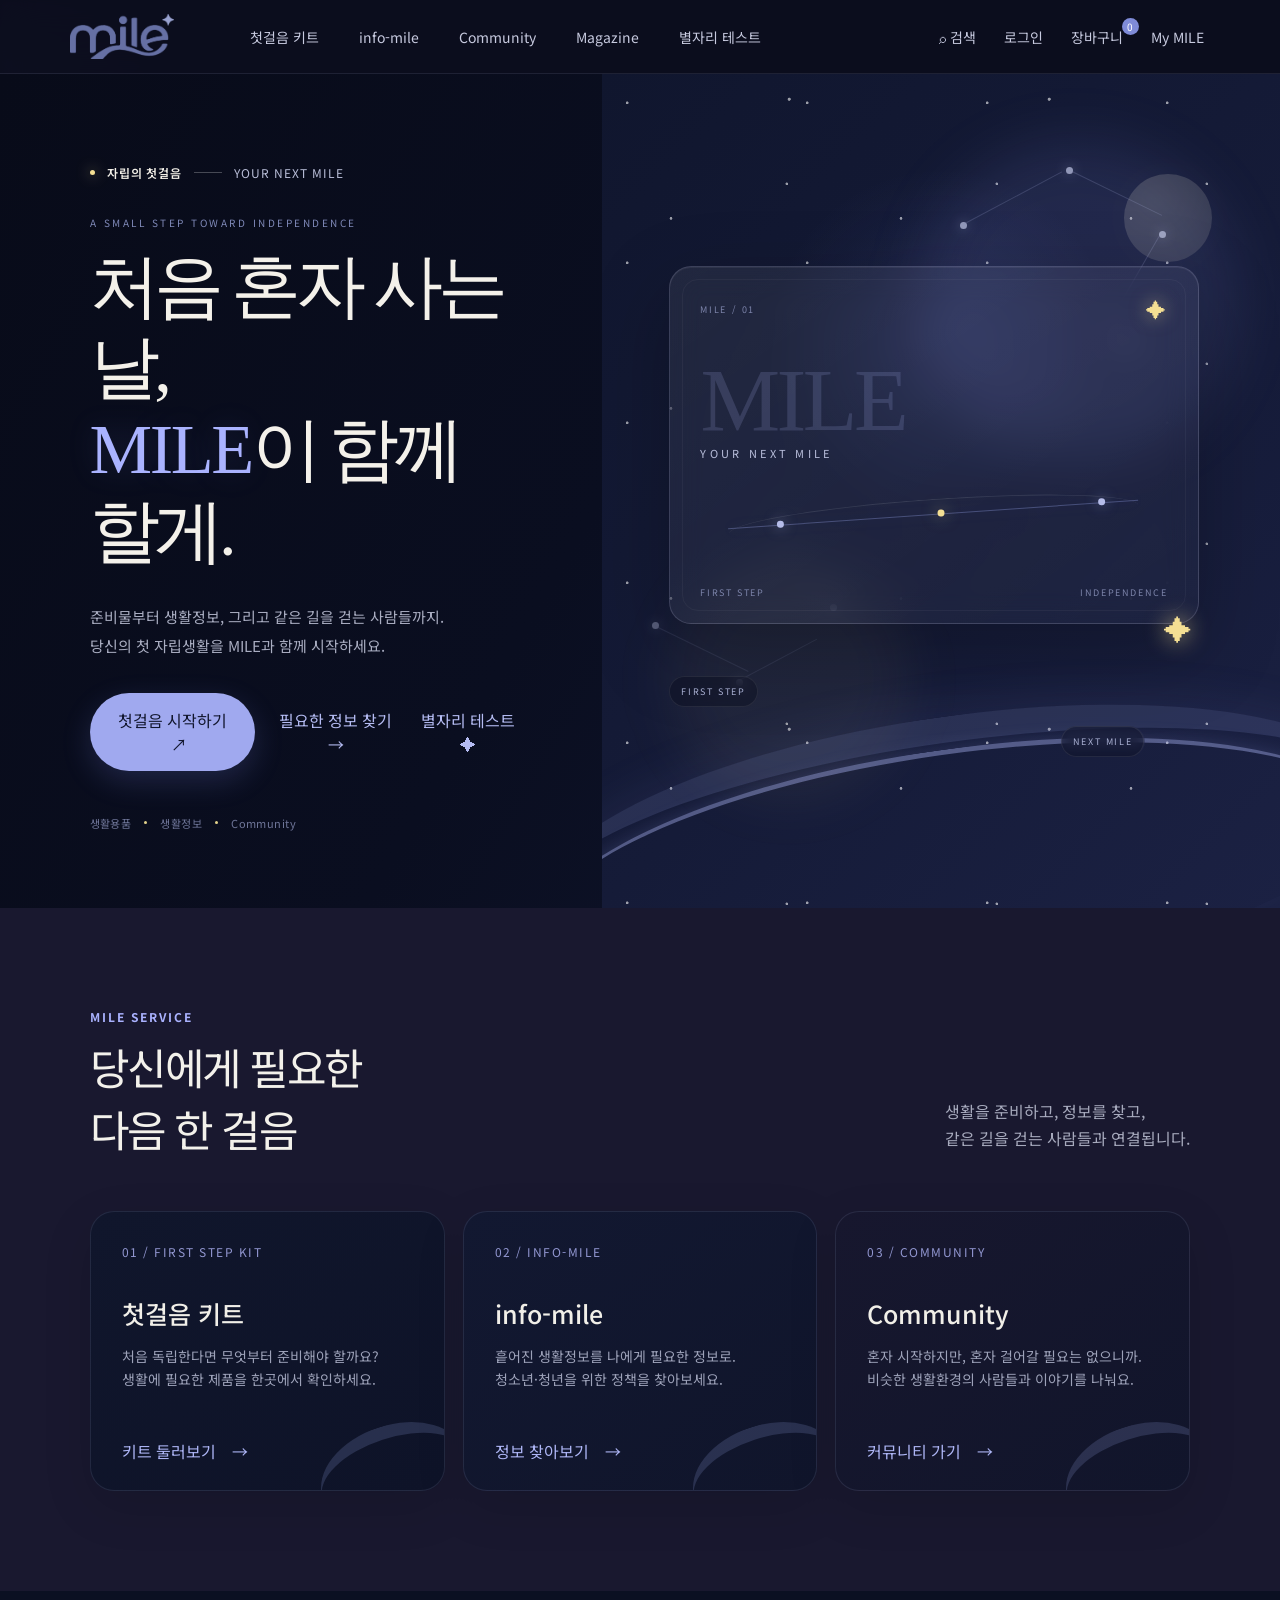
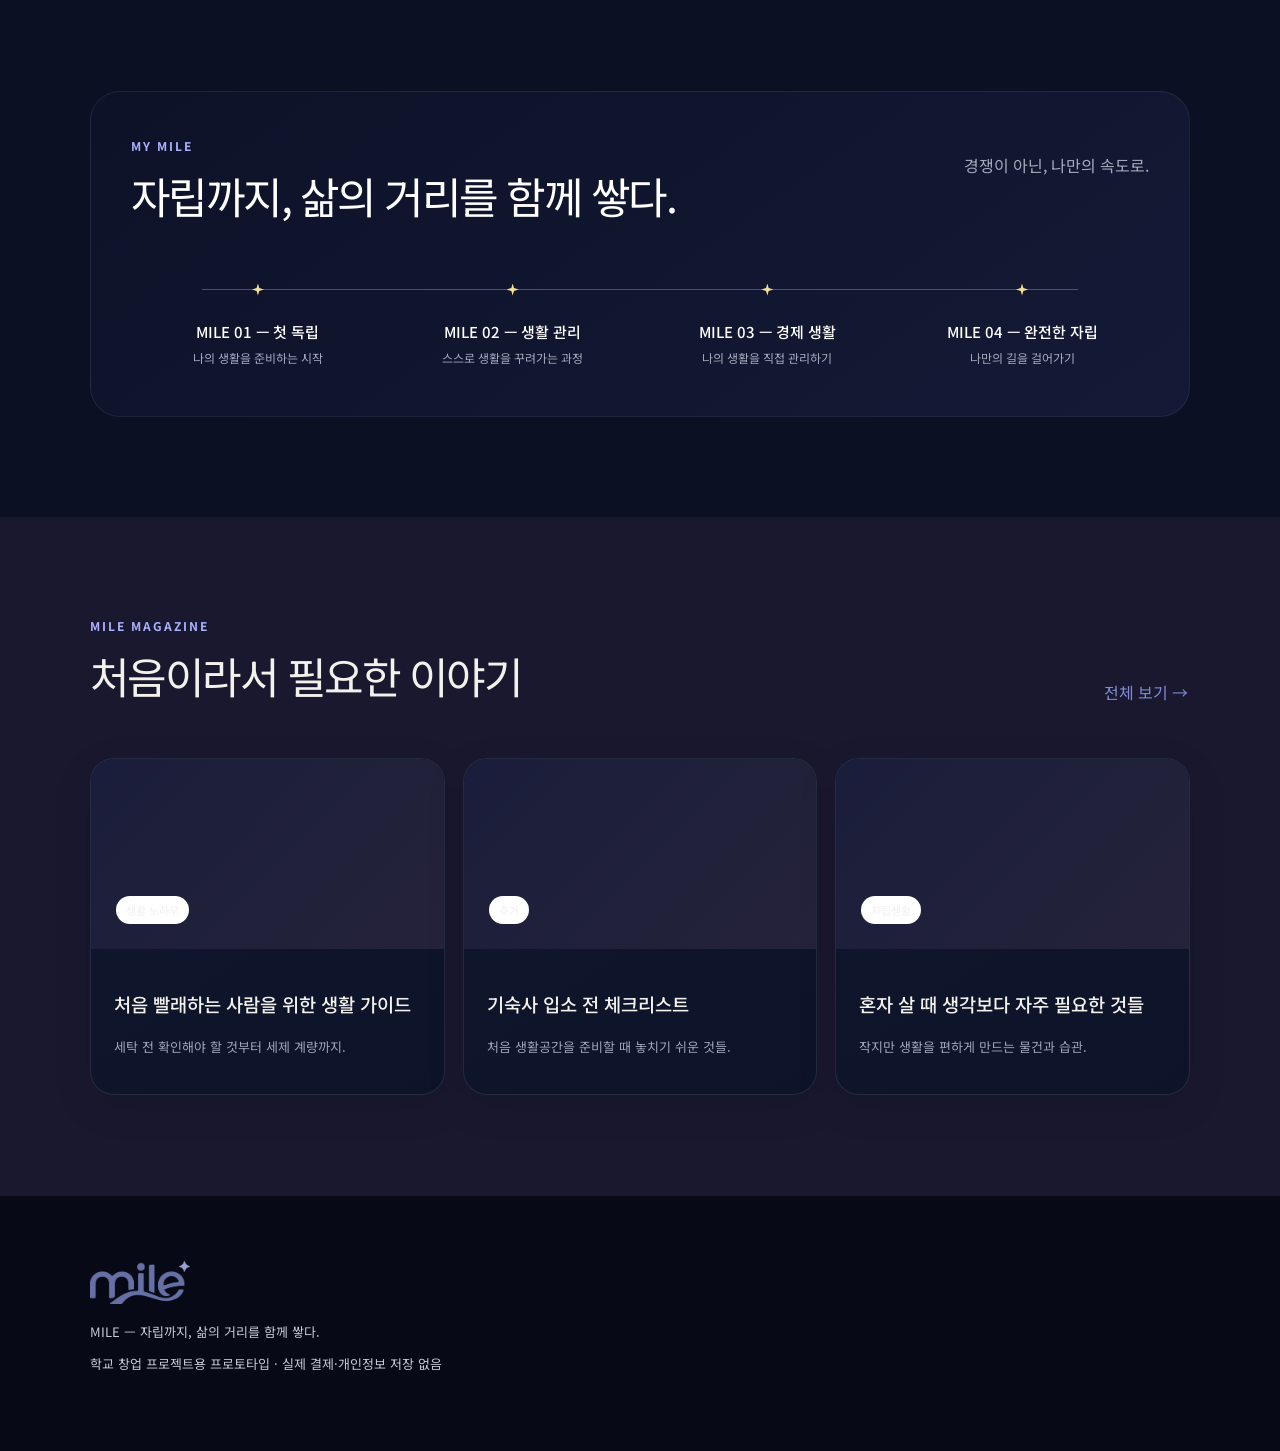
<file: index (2).html>
<!DOCTYPE html>
<html lang="ko"><head><meta http-equiv="Content-Type" content="text/html; charset=UTF-8">

<meta name="viewport" content="width=device-width,initial-scale=1">
<title>MILE — 자립까지, 삶의 거리를 함께 쌓다</title>
<style>
@import url('https://fonts.googleapis.com/css2?family=Noto+Sans+KR:wght@400;500;600;700&family=Playfair+Display:wght@500&display=swap');
:root{
 --lav:#9297d1;--lav-dark:#686ea9;--lav-soft:#e9e9fa;--cream:#faf8f2;
 --yellow:#f3df93;--yellow-soft:#fff5cf;--sky:#dfeef4;--navy:#232842;
 --ink:#252632;--muted:#777889;--line:#e9e7e2;--white:#fff;
}
*{box-sizing:border-box}html{scroll-behavior:smooth}body{margin:0;background:var(--cream);color:var(--ink);font-family:"Noto Sans KR",sans-serif}
button,input,select,textarea{font:inherit}button{cursor:pointer}
.nav{position:sticky;top:0;z-index:100;height:74px;padding:0 5.5vw;display:flex;align-items:center;background:rgba(250,248,242,.9);backdrop-filter:blur(18px);border-bottom:1px solid rgba(40,40,60,.07)}
.logo{width:104px;height:auto;display:block}.navlinks{display:flex;gap:28px;margin-left:70px}.navlinks button,.navright button{border:0;background:none;color:#4b4d5b;font-size:14px}.navlinks button:hover,.navright button:hover{color:var(--lav-dark)}.navright{margin-left:auto;display:flex;gap:16px;align-items:center}.cart{position:relative}.badge{position:absolute;top:-8px;right:-10px;background:var(--lav-dark);color:#fff;font-size:10px;width:17px;height:17px;border-radius:50%;display:grid;place-items:center}
.mobile-menu{display:none;margin-left:auto;border:0;background:none;font-size:23px}
.page{display:none}.page.active{display:block}
.hero{min-height:calc(100vh - 74px);display:grid;grid-template-columns:48% 52%;background:#fff;overflow:hidden}
.hero-copy{padding:8vw 7vw;display:flex;flex-direction:column;justify-content:center}
.eyebrow{display:flex;align-items:center;gap:13px;font-size:13px;color:#555766;margin-bottom:24px}.eyebrow b{font-weight:600;color:var(--ink)}.eyebrow i{height:14px;width:1px;background:#c9c7c3}
.hero h1{font-size:clamp(58px,7vw,102px);font-weight:400;letter-spacing:-7px;line-height:1.04;margin:0 0 27px}.hero h1 em{font-style:normal;color:var(--lav-dark)}
.hero-copy>p{font-size:17px;line-height:1.85;color:var(--muted);margin:0}.hero-actions{display:flex;align-items:center;gap:18px;margin-top:34px}
.primary{border:0;background:var(--lav);color:#202238;padding:14px 23px;border-radius:4px}.primary:hover{background:var(--lav-dark);color:#fff}.textbtn{border:0;background:none;color:var(--lav-dark);padding:12px 2px}
.hero-visual{position:relative;overflow:hidden;background:linear-gradient(145deg,#eee4e8 0%,#ddd9ef 47%,#b9d6e3 100%)}
.hero-visual:before{content:"";position:absolute;inset:0;background:
 radial-gradient(circle at 15% 18%,#fff 0 1.5px,transparent 2px),
 radial-gradient(circle at 64% 15%,#fff 0 1.5px,transparent 2px),
 radial-gradient(circle at 78% 31%,#fff 0 2px,transparent 2.5px),
 radial-gradient(circle at 37% 35%,#fff 0 1px,transparent 1.5px);
background-size:220px 190px,260px 220px,310px 250px,190px 170px;opacity:.65}
.visual-glow{position:absolute;width:520px;height:520px;border-radius:50%;background:#fff4;filter:blur(25px);top:-140px;right:-100px}
.visual-room{position:absolute;right:8%;top:19%;width:70%;height:43%;background:linear-gradient(150deg,#ffffffaa,#ffffff55);border:1px solid #ffffff80;border-radius:10px;box-shadow:0 30px 80px #5d638333}
.visual-room:before{content:"MILE";position:absolute;left:10%;top:24%;font-size:clamp(42px,5vw,78px);font-weight:700;letter-spacing:-4px;color:#9297d155}
.visual-room:after{content:"";position:absolute;left:10%;right:10%;bottom:20%;height:2px;background:#ffffff88;box-shadow:0 -18px #ffffff55,0 -36px #ffffff33}
.path{position:absolute;left:-12%;bottom:-12%;width:125%;height:55%;border-top:34px solid #ffffffb8;border-radius:52% 48% 0 0;transform:rotate(-8deg);box-shadow:0 -12px 35px #ffffff55}
.path-line{position:absolute;left:-5%;bottom:6%;width:115%;height:4px;border-radius:50%;background:#9297d199;transform:rotate(-8deg)}
.big-star{position:absolute;right:19%;top:23%;width:27px;height:27px;background:var(--yellow);clip-path:polygon(50% 0,61% 37%,100% 50%,61% 63%,50% 100%,39% 63%,0 50%,39% 37%);box-shadow:0 0 30px #fff}
.section{padding:100px 7vw}.section.white{background:#fff}.section-head{display:flex;justify-content:space-between;align-items:end;margin-bottom:42px}.label{font-size:12px;letter-spacing:2px;color:var(--lav-dark);font-weight:700}.section h2{font-size:43px;font-weight:400;letter-spacing:-2.5px;margin:10px 0}.section-head p{color:var(--muted);line-height:1.7}
.service-grid{display:grid;grid-template-columns:repeat(3,1fr);gap:18px}.service{position:relative;min-height:280px;border:1px solid var(--line);background:#fff;border-radius:24px;padding:31px;overflow:hidden;transition:.25s}.service:hover{transform:translateY(-5px);box-shadow:0 18px 45px #38384a12}.service:nth-child(2){background:#f8f8ff}.service:nth-child(3){background:#fff9e9}.num{font-size:12px;color:#9297d1;letter-spacing:1.5px}.service h3{font-size:25px;font-weight:500;margin:35px 0 11px}.service p{color:var(--muted);line-height:1.7;font-size:14px}.service .go{position:absolute;bottom:27px;left:31px;border:0;background:none;color:var(--lav-dark);padding:0}.service .mini-path{position:absolute;right:-25px;bottom:-35px;width:150px;height:100px;border-top:13px solid #9297d133;border-radius:50%;transform:rotate(-18deg)}
.journey-wrap{background:var(--navy);color:#fff;border-radius:30px;padding:45px 40px 50px;overflow:hidden}.journey-top{display:flex;justify-content:space-between;align-items:start}.journey-top p{color:#cfd1df}.journey{display:grid;grid-template-columns:repeat(4,1fr);position:relative;margin-top:40px}.journey:before{content:"";position:absolute;top:18px;left:7%;right:7%;height:1px;background:#ffffff40}.jstep{position:relative;text-align:center}.jstar{width:12px;height:12px;margin:13px auto 25px;background:var(--yellow);clip-path:polygon(50% 0,61% 37%,100% 50%,61% 63%,50% 100%,39% 63%,0 50%,39% 37%);box-shadow:0 0 17px #f3df9388}.jstep h4{font-size:15px;margin:0 0 7px;font-weight:500}.jstep p{margin:0;color:#b9bbca;font-size:12px}
.tools{display:flex;gap:9px;flex-wrap:wrap;margin:28px 0 34px}.search{flex:1;min-width:250px;padding:14px 17px;border:1px solid var(--line);background:#fff;border-radius:12px;outline:none}.search:focus{border-color:var(--lav)}select{padding:13px 15px;border:1px solid var(--line);border-radius:12px;background:#fff}.grid{display:grid;grid-template-columns:repeat(3,1fr);gap:18px}.product{background:#fff;border:1px solid var(--line);border-radius:22px;overflow:hidden;transition:.2s}.product:hover{transform:translateY(-4px);box-shadow:0 16px 38px #3332}.product-art{height:205px;background:linear-gradient(135deg,#f0edff,#fff2c8);display:grid;place-items:center;font-size:58px}.product-body{padding:23px}.pill{display:inline-block;background:var(--lav-soft);color:var(--lav-dark);font-size:11px;border-radius:99px;padding:6px 10px}.product h3{font-size:20px;font-weight:500;margin:12px 0 7px}.product small,.product p{color:var(--muted);font-size:13px}.price{font-weight:700;margin-top:13px}.smallbtn{margin-top:17px;padding:10px 13px;border:1px solid var(--lav);background:#fff;border-radius:9px;color:var(--lav-dark)}
.detail{max-width:1080px;margin:40px auto;background:#fff;border:1px solid var(--line);border-radius:28px;padding:42px}.split{display:grid;grid-template-columns:1fr 1fr;gap:42px}.detail-art{min-height:390px;border-radius:20px;background:linear-gradient(135deg,#f0edff,#fff0bd);display:grid;place-items:center;font-size:100px}.detail h1{font-size:42px;font-weight:400;letter-spacing:-2px}.option{display:flex;gap:8px;margin:18px 0}.option button{padding:10px 15px;border:1px solid var(--line);background:#fff;border-radius:9px}.option button.sel{border-color:var(--lav);background:var(--lav-soft)}.qty{display:flex;align-items:center;gap:14px;margin:22px 0}.qty button{width:34px;height:34px;border:1px solid var(--line);background:#fff;border-radius:8px}
.builder{max-width:900px;margin:auto}.builder-step{padding:28px;border:1px solid var(--line);border-radius:20px;background:#fff;margin-bottom:16px}.builder-step h3{font-weight:500;margin:0 0 17px}.choices{display:flex;gap:9px;flex-wrap:wrap}.choice{border:1px solid var(--line);background:#fff;padding:11px 16px;border-radius:10px}.choice.active{border-color:var(--lav);background:var(--lav-soft);color:var(--lav-dark)}.totalbox{position:sticky;bottom:20px;background:var(--navy);color:#fff;border-radius:20px;padding:22px 25px;display:flex;justify-content:space-between;align-items:center;box-shadow:0 14px 40px #23284244}
.policy{padding:25px;border:1px solid var(--line);border-radius:20px;background:#fff}.policy h3{font-weight:500;font-size:20px}.policy p{color:var(--muted);line-height:1.7;font-size:13px}.policy .source{font-size:11px;color:#999}.lock{background:#f5f3ff;border:1px dashed #aaa5e8;border-radius:20px;padding:25px;margin-bottom:30px}.lock h3{margin:0 0 6px;font-weight:500}.lock p{color:var(--muted);font-size:13px}.lock input{padding:12px;border:1px solid var(--line);border-radius:9px;width:220px}
.post{padding:25px;background:#fff;border:1px solid var(--line);border-radius:20px}.post h3{font-weight:500;font-size:19px}.meta{color:#999;font-size:11px}.post p{color:var(--muted);font-size:13px;line-height:1.7}.post-actions{display:flex;gap:13px;margin-top:18px}.post-actions button{border:0;background:none;color:#777}
.profile{display:grid;grid-template-columns:300px 1fr;gap:20px}.profile-card{background:var(--navy);color:#fff;border-radius:26px;padding:31px;min-height:330px}.profile-card .label{color:#d8d9ff}.progress{height:7px;background:#ffffff25;border-radius:99px;overflow:hidden;margin:15px 0}.progress span{display:block;width:42%;height:100%;background:var(--yellow)}.pref-card{background:#fff;border:1px solid var(--line);border-radius:26px;padding:31px}.pref-grid{display:grid;grid-template-columns:repeat(3,1fr);gap:10px}.pref{border:1px solid var(--line);border-radius:14px;padding:15px}.pref.active{border-color:var(--lav);background:var(--lav-soft)}
.mag{border-radius:24px;overflow:hidden;background:#fff;border:1px solid var(--line)}.mag-cover{height:190px;background:linear-gradient(135deg,#ddd9ef,#f7e6a9);padding:25px;display:flex;align-items:end}.mag-cover span{background:#fff;border-radius:99px;padding:6px 10px;font-size:11px}.mag-body{padding:23px}.mag h3{font-weight:500}.mag p{color:var(--muted);font-size:13px;line-height:1.7}
.footer{background:var(--navy);color:#fff;padding:65px 7vw;margin-top:0}.footer img{filter:brightness(0) invert(1);width:100px}.footer p{color:#c7c8d5;font-size:13px}
.modal{position:fixed;inset:0;background:#18192c80;z-index:200;display:none;align-items:center;justify-content:center;padding:20px}.modal.open{display:flex}.modal-box{width:min(480px,100%);background:#fff;border-radius:24px;padding:30px}.modal-box input,.modal-box textarea{width:100%;padding:13px;border:1px solid var(--line);border-radius:10px;margin:8px 0}.modal-actions{display:flex;gap:10px;margin-top:15px}.close{border:0;background:none;color:#888}
.toast{position:fixed;z-index:300;bottom:25px;left:50%;transform:translateX(-50%);background:var(--navy);color:#fff;border-radius:12px;padding:13px 18px;display:none;font-size:13px}
@media(max-width:850px){
 .nav{padding:0 20px}.navlinks,.navright{display:none}.mobile-menu{display:block}.hero{grid-template-columns:1fr}.hero-copy{padding:80px 28px}.hero h1{font-size:59px;letter-spacing:-5px}.hero-visual{height:500px}.section{padding:70px 22px}.service-grid,.grid{grid-template-columns:1fr}.journey{grid-template-columns:1fr 1fr;gap:25px}.journey:before{display:none}.split,.profile{grid-template-columns:1fr}.pref-grid{grid-template-columns:1fr 1fr}.detail{margin:20px 15px;padding:25px}
}

/* ===== MILE FINAL VISUAL UPDATE ===== */
@import url('https://fonts.googleapis.com/css2?family=Noto+Sans+KR:wght@400;500;600;700&family=Noto+Serif+KR:wght@400;500;600&family=DM+Serif+Display&display=swap');

:root{
 --lav:#9aa4ee;
 --lav-dark:#7f8bd8;
 --lav-soft:#1a1d3b;
 --cream:#080b19;
 --yellow:#f4df93;
 --yellow-soft:#242137;
 --sky:#9eb8d8;
 --navy:#0d1228;
 --ink:#f3f1eb;
 --muted:#a7aabd;
 --line:rgba(207,213,255,.13);
 --white:#11162b;
 --panel:#10162e;
 --panel-2:#151b37;
}

/* ===== MILE DREAMY CLOUD BACKGROUND ===== */

html {
    background: #080b19;
}

body {
    position: relative;
    background: #080b19;
    color: var(--ink);
}

/* 별 + 몽환적인 구름 */
body::before {
    content: "";
    position: fixed;
    inset: 0;
    pointer-events: none;
    z-index: 0;

    background:
        /* 왼쪽 위 구름 */
        radial-gradient(
            ellipse 480px 220px at -5% 10%,
            rgba(190, 180, 235, 0.28),
            rgba(190, 180, 235, 0.10) 38%,
            transparent 70%
        ),

        /* 오른쪽 위 구름 */
        radial-gradient(
            ellipse 500px 230px at 105% 18%,
            rgba(175, 168, 225, 0.25),
            rgba(175, 168, 225, 0.08) 40%,
            transparent 72%
        ),

        /* 왼쪽 아래 구름 */
        radial-gradient(
            ellipse 520px 240px at -5% 88%,
            rgba(205, 195, 240, 0.22),
            rgba(205, 195, 240, 0.07) 40%,
            transparent 72%
        ),

        /* 오른쪽 아래 구름 */
        radial-gradient(
            ellipse 520px 240px at 105% 82%,
            rgba(185, 177, 232, 0.24),
            rgba(185, 177, 232, 0.07) 40%,
            transparent 72%
        ),

        /* 기존 별 */
        radial-gradient(circle at 12% 18%, rgba(255,255,255,.7) 0 1px, transparent 1.5px),
        radial-gradient(circle at 77% 28%, rgba(255,255,255,.55) 0 1px, transparent 1.5px),
/* 기존 별 */
radial-gradient(circle at 12% 18%, rgba(255,255,255,.7) 0 1px, transparent 1.5px),
radial-gradient(circle at 77% 28%, rgba(255,255,255,.55) 0 1px, transparent 1.5px),
radial-gradient(circle at 42% 72%, rgba(255,255,255,.45) 0 1px, transparent 1.5px),

/* 추가할 별 */
radial-gradient(circle at 18% 32%, rgba(255,255,255,.8) 0 1.5px, transparent 2px),
radial-gradient(circle at 88% 15%, rgba(220,215,255,.8) 0 1.5px, transparent 2px),
radial-gradient(circle at 7% 68%, rgba(255,255,255,.65) 0 1px, transparent 2px),
radial-gradient(circle at 93% 63%, rgba(220,215,255,.7) 0 1px, transparent 2px),
radial-gradient(circle at 27% 86%, rgba(255,255,255,.55) 0 1px, transparent 2px),
radial-gradient(circle at 72% 91%, rgba(220,215,255,.6) 0 1px, transparent 2px);
        radial-gradient(circle at 42% 72%, rgba(255,255,255,.45) 0 1px, transparent 1.5px);

    background-size:
        auto,
        auto,
        auto,
        auto,
        310px 270px,
        390px 330px,
        270px 310px;

    filter: blur(4px);
opacity: 0.45;
}

/* 콘텐츠는 구름 위에 */
.nav,
.page,
.footer {
    position: relative;
    z-index: 1;
}

.nav{
 background:rgba(8,11,25,.78);
 border-bottom:1px solid rgba(203,210,255,.10);
 box-shadow:0 12px 40px rgba(0,0,0,.18);
}
.navlinks button,.navright button{color:#c8cbe0}
.navlinks button:hover,.navright button:hover{color:#fff}
.mobile-menu{color:#fff}

.page{background:transparent}
.section{background:transparent;color:var(--ink)}
.section.white{background:#0b1022}
.section h2{color:#f3f1eb}
.section-head p,.section p{color:var(--muted)}
.label{color:#aab2ff}

.hero-redesign{
 min-height:calc(100vh - 74px);
 grid-template-columns:47% 53%;
 background:
   radial-gradient(circle at 84% 22%, rgba(143,157,255,.12), transparent 26%),
   linear-gradient(120deg,#080b19 0%,#0a0e20 48%,#111731 100%);
 position:relative;
}
.hero-copy{
 padding:7vw 6.5vw 6vw 7vw;
 position:relative;
 z-index:4;
}
.hero-eyebrow{
 display:flex;align-items:center;gap:12px;
 color:#b9bed8;font-size:12px;letter-spacing:.08em;
 margin-bottom:34px;
}
.hero-eyebrow b{color:#f2efe7;font-weight:600}
.hero-eyebrow i{width:28px;height:1px;background:rgba(255,255,255,.25)}
.eyebrow-dot{
 width:5px;height:5px;border-radius:50%;background:var(--yellow);
 box-shadow:0 0 14px rgba(244,223,147,.8);
}
.hero-overline{
 margin:0 0 16px;
 color:#7f89b8 !important;
 font-size:10px !important;
 letter-spacing:.25em;
 line-height:1.5 !important;
}
.hero h1{
 font-family:"Noto Serif KR",serif;
 font-size:clamp(48px,5.5vw,84px);
 font-weight:400;
 line-height:1.16;
 letter-spacing:-.075em;
 color:#f4f1ea;
 margin:0 0 30px;
}
.hero h1 em{
 font-family:"DM Serif Display","Noto Serif KR",serif;
 font-style:normal;
 color:#aab3ff;
 letter-spacing:-.035em;
 text-shadow:0 0 32px rgba(144,155,255,.16);
}
.hero-desc{
 color:#a9adc1 !important;
 font-size:15px !important;
 line-height:1.95 !important;
}
.hero-actions{margin-top:32px;gap:22px}
.hero-primary{
 border-radius:999px;
 padding:15px 22px;
 background:#a0a9ef;
 color:#11162d;
 box-shadow:0 10px 30px rgba(121,133,232,.20);
}
.hero-primary span{margin-left:13px;font-size:16px}
.hero-primary:hover{background:#c0c7ff;color:#10142a;transform:translateY(-2px)}
.hero-secondary{color:#b5bcf3 !important}
.hero-trail{
 margin-top:44px;
 display:flex;align-items:center;gap:13px;
 color:#6f7699;font-size:11px;letter-spacing:.04em;
}
.hero-trail i{width:3px;height:3px;border-radius:50%;background:#e4d38c}

.hero-visual{
 background:
   radial-gradient(circle at 50% 32%, rgba(112,126,224,.14), transparent 26%),
   linear-gradient(135deg,#10162e 0%,#151b38 55%,#1b2143 100%);
}
.hero-constellation{overflow:hidden;isolation:isolate}
.hero-constellation:before{
 content:"";
 position:absolute;inset:0;opacity:.58;
 background-image:
  radial-gradient(circle at 14% 18%, #fff 0 1px, transparent 1.7px),
  radial-gradient(circle at 30% 76%, #fff 0 1px, transparent 1.7px),
  radial-gradient(circle at 72% 12%, #fff 0 1.2px, transparent 1.9px),
  radial-gradient(circle at 88% 61%, #fff 0 1px, transparent 1.6px);
 background-size:180px 160px,230px 190px,260px 210px,210px 180px;
}
.sky-glow{
 position:absolute;border-radius:50%;filter:blur(28px);pointer-events:none;
}
.glow-one{width:320px;height:320px;right:6%;top:8%;background:rgba(139,149,235,.12)}
.glow-two{width:240px;height:240px;left:10%;bottom:13%;background:rgba(238,218,145,.06)}
.moon-orb{
 position:absolute;right:10%;top:12%;width:88px;height:88px;border-radius:50%;
 background:radial-gradient(circle at 35% 32%,#f6f1dd,#d6d2c6 48%,#aaa9a8 100%);
 opacity:.18;filter:blur(.2px);
 box-shadow:0 0 60px rgba(240,232,197,.12);
}
.hero-card{
 position:absolute;z-index:5;right:12%;top:23%;
 width:min(620px,78%);height:43%;
 border:1px solid rgba(221,225,255,.16);
 border-radius:22px;
 background:linear-gradient(145deg,rgba(255,255,255,.07),rgba(255,255,255,.025));
 backdrop-filter:blur(16px);
 box-shadow:0 28px 80px rgba(0,0,0,.25), inset 0 1px 0 rgba(255,255,255,.06);
 padding:28px 30px;
}
.hero-card:after{
 content:"";
 position:absolute;inset:12px;border:1px solid rgba(255,255,255,.045);
 border-radius:16px;pointer-events:none;
}
.hero-card-top,.hero-card-bottom{
 display:flex;justify-content:space-between;align-items:center;
 color:#7d85ab;font-size:9px;letter-spacing:.18em;
}
.hero-card-star{color:#f4df93;font-size:20px;text-shadow:0 0 18px rgba(244,223,147,.55)}
.hero-card-brand{
 margin-top:24px;
 font-family:"DM Serif Display",serif;
 font-size:clamp(58px,7vw,92px);
 letter-spacing:-.04em;
 color:rgba(181,190,255,.16);
}
.hero-card-copy{
 margin-top:-6px;color:#b9bfdc;font-size:11px;letter-spacing:.3em;
}
.hero-card-route{
 position:absolute;left:11%;right:11%;bottom:23%;
 height:42px;border-top:1px solid rgba(255,255,255,.10);
 transform:rotate(-4deg);border-radius:50%;
}
.hero-card-route:before{
 content:"";position:absolute;left:0;right:0;top:14px;height:1px;
 background:rgba(159,171,244,.32);
 box-shadow:0 0 15px rgba(159,171,244,.18);
}
.hero-card-route span{
 position:absolute;width:7px;height:7px;border-radius:50%;background:#b5bce9;
 top:10px;box-shadow:0 0 13px rgba(181,188,233,.55);
}
.hero-card-route span:nth-child(1){left:12%}
.hero-card-route span:nth-child(2){left:51%;background:#f4df93;box-shadow:0 0 16px rgba(244,223,147,.55)}
.hero-card-route span:nth-child(3){right:8%}
.hero-card-bottom{position:absolute;left:30px;right:30px;bottom:24px}

.constellation{position:absolute;z-index:2;opacity:.65}
.constellation-a{width:280px;height:230px;right:8%;top:10%}
.constellation-b{width:210px;height:180px;left:5%;bottom:17%;opacity:.36}
.constellation .node{
 position:absolute;width:7px;height:7px;border-radius:50%;background:#cfd5f5;
 box-shadow:0 0 12px rgba(207,213,245,.55);
}
.constellation .line{
 position:absolute;height:1px;background:rgba(190,199,244,.28);
 transform-origin:left center;
}
.constellation-a .n1{left:5%;top:28%}.constellation-a .n2{left:43%;top:4%}
.constellation-a .n3{left:76%;top:32%}.constellation-a .n4{left:63%;top:78%}
.constellation-a .l1{left:6%;top:29%;width:112px;transform:rotate(-28deg)}
.constellation-a .l2{left:45%;top:6%;width:100px;transform:rotate(26deg)}
.constellation-a .l3{left:76%;top:34%;width:108px;transform:rotate(120deg)}
.constellation-b .n1{left:8%;top:20%}.constellation-b .n2{left:48%;top:52%}.constellation-b .n3{right:4%;top:10%}
.constellation-b .l1{left:9%;top:22%;width:105px;transform:rotate(26deg)}
.constellation-b .l2{left:50%;top:52%;width:86px;transform:rotate(-28deg)}

.road{
 position:absolute;z-index:3;
 width:125%;height:32%;
 left:-10%;bottom:-9%;
 border-top:26px solid rgba(156,166,231,.15);
 border-radius:50%;
 transform:rotate(-8deg);
 box-shadow:0 -10px 45px rgba(141,151,226,.08);
}
.road-front{
 bottom:-13%;border-top-width:5px;border-color:rgba(176,185,249,.40);
 box-shadow:0 0 18px rgba(150,160,240,.18);
}
.road-star{
 position:absolute;z-index:6;right:13%;bottom:31%;
 color:#f4df93;font-size:28px;
 text-shadow:0 0 22px rgba(244,223,147,.75);
}
.floating-label{
 position:absolute;z-index:6;
 color:#aab1d3;font-size:9px;letter-spacing:.18em;
 padding:8px 11px;border:1px solid rgba(255,255,255,.08);
 border-radius:999px;background:rgba(8,11,25,.36);
 backdrop-filter:blur(8px);
}
.label-one{left:10%;bottom:24%}.label-two{right:20%;bottom:18%}

.service{
 background:linear-gradient(145deg,#10162c,#0e1328) !important;
 border-color:rgba(202,208,255,.11);
 box-shadow:0 16px 50px rgba(0,0,0,.12);
}
.service:nth-child(2){background:linear-gradient(145deg,#121831,#10152b) !important}
.service:nth-child(3){background:linear-gradient(145deg,#17172e,#11152b) !important}
.service:hover{box-shadow:0 24px 60px rgba(0,0,0,.25)}
.service h3{color:#f1efe8}.service p{color:#9da2b9 !important}
.service .go{color:#aeb6f6}
.mini-path{border-color:rgba(157,169,239,.18) !important}

.journey-wrap{background:linear-gradient(145deg,#0d1228,#141a36);border:1px solid rgba(204,211,255,.08)}
.search,select{
 background:#10162c;color:#ecebf0;border-color:rgba(206,212,255,.12);
}
.search::placeholder{color:#6e748e}
.grid .product,.policy,.post,.mag,.detail,.builder-step,.pref-card{
 background:linear-gradient(145deg,#10162d,#0d1328);
 color:#f1eff0;
 border-color:rgba(207,214,255,.11);
 box-shadow:0 12px 40px rgba(0,0,0,.10);
}
.product-art,.detail-art,.mag-cover{
 background:linear-gradient(135deg,#1a1d3b,#25233a) !important;
}
.product h3,.policy h3,.post h3,.mag h3,.detail h1,.detail h2,.builder-step h3,.pref-card h2{color:#f3f1eb}
.product small,.product p,.policy p,.post p,.mag p{color:#9fa4ba}
.smallbtn,.option button,.choice,.pref{
 background:#11172e;color:#d8dbec;border-color:rgba(207,214,255,.12);
}
.smallbtn:hover,.choice:hover,.pref:hover,.option button:hover{border-color:#8f99e7}
.choice.active,.pref.active,.option button.sel{background:#1c2145;color:#c5ccff;border-color:#8994e4}
.totalbox{background:linear-gradient(145deg,#111731,#171d3b);border:1px solid rgba(210,215,255,.09)}
.profile-card{background:linear-gradient(145deg,#121832,#1a2040);border:1px solid rgba(205,211,255,.08)}
.lock{background:#141831;border-color:#7077b9}
.lock p{color:#9ca2b8}
.lock input{background:#0d1328;color:#fff;border-color:rgba(206,212,255,.12)}
.footer{background:#070a16;border-top:1px solid rgba(206,212,255,.08)}
.footer img{filter:none}
.modal{background:rgba(3,5,13,.78);backdrop-filter:blur(8px)}
.modal-box{
 background:linear-gradient(145deg,#121832,#0e1429);
 color:#f3f1eb;
 border:1px solid rgba(207,214,255,.12);
 box-shadow:0 30px 100px rgba(0,0,0,.45);
}
.modal-box input,.modal-box textarea{
 background:#0b1022;color:#f3f1eb;border-color:rgba(207,214,255,.12);
}
.modal-box input::placeholder,.modal-box textarea::placeholder{color:#6f7590}
.close{color:#a2a7ba}

.post-actions button{color:#9fa5bc}
.post-actions button:hover{color:#dce0f4}

@media(max-width:850px){
 .hero-redesign{grid-template-columns:1fr;min-height:auto}
 .hero-copy{padding:90px 7vw 62px}
 .hero-visual{min-height:510px}
 .hero-card{right:8%;width:84%;top:18%;height:48%}
 .hero h1{font-size:clamp(43px,11vw,68px);letter-spacing:-.07em}
 .hero-trail{margin-top:34px;flex-wrap:wrap}
 .section{padding:78px 6vw}
}
@media(max-width:560px){
 .hero-copy{padding:70px 6vw 50px}
 .hero-visual{min-height:430px}
 .hero-card{top:18%;height:50%;padding:22px}
 .hero-card-brand{font-size:58px}
 .hero-card-bottom{left:22px;right:22px}
 .floating-label{display:none}
 .road-star{right:10%;bottom:27%}
 .hero-actions{flex-wrap:wrap}
}


.comment-modal{width:100%}
.comment-modal-head{display:flex;justify-content:space-between;align-items:flex-start}
.comment-modal-head h2{margin:6px 0 0;font-family:"Noto Serif KR",serif;font-weight:500}
.comment-close{
 border:0;background:rgba(255,255,255,.05);color:#dfe2f1;
 width:34px;height:34px;border-radius:50%;font-size:23px;line-height:1;
}
.comment-target{
 margin:20px 0 16px;padding:15px 16px;border-radius:13px;
 background:#0b1022;border:1px solid rgba(205,211,255,.08);
 color:#d8dbea;font-size:14px;
}
.comment-list{max-height:290px;overflow:auto;padding-right:4px}
.comment-item{
 padding:14px 0;border-bottom:1px solid rgba(205,211,255,.08)
}
.comment-item:last-child{border-bottom:0}
.comment-item>div{display:flex;gap:10px;align-items:center}
.comment-item b{font-size:13px;color:#ecebf2}
.comment-item span{font-size:10px;color:#6f7590}
.comment-item p{margin:7px 0 0;color:#a8aec2;font-size:13px;line-height:1.65}
.comment-empty{color:#7e849c;font-size:13px;text-align:center;padding:26px 0}
.comment-write{margin-top:12px;padding-top:16px;border-top:1px solid rgba(205,211,255,.08)}
.comment-write textarea{margin:0 0 10px !important}
.liked{color:#f1b4c7 !important}

/* ================================
   MILE 추가 디자인
   ================================ */

/* 전체 공통 */
.mile-redesign {
    box-sizing: border-box;
    font-family: "Pretendard", "Noto Sans KR", sans-serif;
}

.mile-redesign *,
.mile-redesign *::before,
.mile-redesign *::after {
    box-sizing: border-box;
}

/* ================================
   1. 나의 MILE - 별자리
   ================================ */

.constellation-section {
    position: relative;
    overflow: hidden;
    padding: 90px 24px;
    background:
        radial-gradient(circle at 20% 20%, rgba(145, 135, 220, 0.12), transparent 25%),
        radial-gradient(circle at 80% 70%, rgba(120, 150, 230, 0.10), transparent 25%),
        #10121f;
    color: #ffffff;
}

.constellation-header {
    max-width: 1000px;
    margin: 0 auto 45px;
    text-align: center;
}

.mile-label {
    display: inline-block;
    margin-bottom: 12px;
    color: #b9b2ff;
    font-size: 13px;
    font-weight: 700;
    letter-spacing: 2px;
}

.constellation-header h2 {
    margin: 0 0 14px;
    font-size: clamp(30px, 5vw, 48px);
    font-weight: 800;
}

.constellation-header p {
    margin: 0;
    color: #b9b9c8;
    line-height: 1.7;
}

/* 별자리 박스 */
.constellation-box {
    position: relative;
    max-width: 1000px;
    height: 430px;
    margin: 0 auto;
    border: 1px solid rgba(255,255,255,0.08);
    border-radius: 28px;
    overflow: hidden;
    background:
        radial-gradient(circle at 10% 30%, rgba(255,255,255,0.15) 1px, transparent 2px),
        radial-gradient(circle at 80% 20%, rgba(255,255,255,0.12) 1px, transparent 2px),
        radial-gradient(circle at 55% 80%, rgba(255,255,255,0.12) 1px, transparent 2px),
        #15182a;
    background-size: 120px 120px, 170px 170px, 210px 210px;
}

/* 별자리 선 */
.constellation-box::before {
    content: "";
    position: absolute;
    left: 13%;
    top: 50%;
    width: 74%;
    height: 2px;
    background: linear-gradient(
        90deg,
        transparent,
        rgba(190,185,255,0.5),
        rgba(190,185,255,0.5),
        transparent
    );
    transform: rotate(-8deg);
}

/* 별 */
.constellation-star {
    position: absolute;
    width: 92px;
    height: 92px;
    border-radius: 50%;
    display: flex;
    flex-direction: column;
    justify-content: center;
    align-items: center;
    text-align: center;
    background: #292d46;
    border: 2px solid #666b91;
    box-shadow: 0 0 20px rgba(130,130,190,0.25);
    z-index: 2;
}

.constellation-star span {
    font-size: 12px;
    color: #aaaec9;
    margin-bottom: 4px;
}

.constellation-star b {
    font-size: 13px;
    color: #ffffff;
}

/* 완료된 별 */
.constellation-star.completed {
    background: #7771c8;
    border-color: #c5c1ff;
    box-shadow:
        0 0 15px rgba(155,150,255,0.7),
        0 0 40px rgba(120,115,220,0.3);
}

/* 마지막 별 */
.constellation-star.final {
    width: 115px;
    height: 115px;
    background: #d5cfff;
    border-color: #ffffff;
    color: #25243c;
    box-shadow:
        0 0 25px rgba(220,215,255,0.9),
        0 0 65px rgba(180,175,255,0.45);
}

.constellation-star.final span,
.constellation-star.final b {
    color: #292640;
}

.cs1 {
    left: 10%;
    top: 55%;
}

.cs2 {
    left: 29%;
    top: 38%;
}

.cs3 {
    left: 48%;
    top: 52%;
}

.cs4 {
    left: 66%;
    top: 34%;
}

.cs5 {
    right: 7%;
    top: 53%;
}

.constellation-message {
    max-width: 700px;
    margin: 30px auto 0;
    padding: 18px 22px;
    border-radius: 16px;
    background: rgba(255,255,255,0.05);
    text-align: center;
    color: #c8c8d8;
    line-height: 1.6;
}

/* ================================
   2. MILE 키트
   ================================ */

.mile-kit-section {
    padding: 90px 24px;
    background: #f7f5fb;
    color: #27243a;
}

.mile-kit-title {
    max-width: 1000px;
    margin: 0 auto 35px;
    text-align: center;
}

.mile-kit-title h2 {
    margin: 0 0 10px;
    font-size: 40px;
}

.mile-kit-title p {
    color: #777486;
}

/* 첫걸음 / 리필 버튼 */
.kit-switch {
    display: flex;
    justify-content: center;
    gap: 10px;
    margin-bottom: 35px;
}

.kit-switch button {
    border: 1px solid #d8d3e8;
    background: #ffffff;
    color: #555064;
    padding: 12px 25px;
    border-radius: 30px;
    cursor: pointer;
    font-weight: 700;
}

.kit-switch button.active {
    background: #7771c8;
    color: #ffffff;
    border-color: #7771c8;
}

/* 키트 박스 */
.kit-panel {
    max-width: 1000px;
    margin: 0 auto;
    padding: 35px;
    border-radius: 25px;
    background: #ffffff;
    box-shadow: 0 12px 40px rgba(50,40,90,0.08);
}

.kit-panel-header {
    display: flex;
    justify-content: space-between;
    align-items: center;
    gap: 20px;
    margin-bottom: 25px;
}

.kit-panel-header h3 {
    margin: 0;
    font-size: 25px;
}

.mile-btn {
    border: none;
    border-radius: 12px;
    padding: 12px 18px;
    background: #7771c8;
    color: white;
    font-weight: 700;
    cursor: pointer;
}

.mile-btn:hover {
    opacity: 0.85;
}

/* ================================
   3. Community
   ================================ */

.school-community {
    padding: 90px 24px;
    background: #ffffff;
}

.community-header {
    max-width: 1000px;
    margin: 0 auto 30px;
}

.community-header h2 {
    margin: 0 0 10px;
    font-size: 38px;
    color: #27243a;
}

.community-header p {
    color: #777486;
}

/* 지역 / 학교 선택 */
.school-filter {
    max-width: 1000px;
    margin: 0 auto 30px;
    padding: 20px;
    display: flex;
    gap: 12px;
    flex-wrap: wrap;
    border-radius: 18px;
    background: #f6f4fa;
}

.school-filter select,
.school-filter input {
    padding: 13px 15px;
    border: 1px solid #ddd8e9;
    border-radius: 10px;
    background: white;
    color: #333;
}

.school-filter select {
    min-width: 150px;
}

/* 게시글 */
.school-posts {
    max-width: 1000px;
    margin: 0 auto;
}

.school-post {
    padding: 22px;
    margin-bottom: 12px;
    border: 1px solid #e8e4ef;
    border-radius: 16px;
    background: #ffffff;
}

.school-name {
    margin-bottom: 8px;
    color: #7771c8;
    font-size: 13px;
    font-weight: 700;
}

.school-post h4 {
    margin: 0 0 8px;
    color: #28253a;
}

.school-post p {
    margin: 0 0 15px;
    color: #6f6b79;
    line-height: 1.6;
}

.post-buttons {
    display: flex;
    gap: 8px;
}

.post-buttons button {
    border: 1px solid #ddd8e9;
    background: #faf9fc;
    border-radius: 9px;
    padding: 8px 12px;
    cursor: pointer;
}

/* ================================
   4. MILE 계간지
   ================================ */

.quarterly-section {
    padding: 90px 24px;
    background: #10121f;
    color: white;
}

.quarterly-header {
    max-width: 1000px;
    margin: 0 auto 35px;
    text-align: center;
}

.quarterly-header h2 {
    margin: 0 0 12px;
    font-size: 40px;
}

.quarterly-header p {
    color: #b9b9c8;
}

.subscription-box {
    max-width: 1000px;
    margin: 0 auto 35px;
    padding: 28px;
    border: 1px solid rgba(255,255,255,0.1);
    border-radius: 22px;
    background: rgba(255,255,255,0.05);
    display: flex;
    justify-content: space-between;
    align-items: center;
    gap: 20px;
}

.subscription-copy h3 {
    margin: 0 0 8px;
}

.subscription-copy p {
    margin: 0;
    color: #b9b9c8;
}

.subscription-price {
    font-size: 25px;
    font-weight: 800;
}

/* 계간지 카드 */
.quarter-grid {
    max-width: 1000px;
    margin: 0 auto;
    display: grid;
    grid-template-columns: repeat(4, 1fr);
    gap: 15px;
}

.quarter {
    padding: 25px 20px;
    min-height: 220px;
    border-radius: 20px;
    background: #191c2e;
    border: 1px solid rgba(255,255,255,0.08);
}

.quarter strong {
    color: #bdb8ff;
    font-size: 13px;
}

.quarter h3 {
    margin: 15px 0 10px;
}

.quarter p {
    color: #aaaabd;
    line-height: 1.5;
}

.quarter button {
    margin-top: 15px;
}

/* ================================
   5. 댓글 모달
   ================================ */

.mile-modal {
    display: none;
    position: fixed;
    inset: 0;
    z-index: 9999;
    background: rgba(0,0,0,0.65);
    align-items: center;
    justify-content: center;
    padding: 20px;
}

.mile-modal.show {
    display: flex;
}

.mile-modal-box {
    width: min(600px, 100%);
    max-height: 85vh;
    overflow-y: auto;
    background: white;
    color: #29263a;
    border-radius: 22px;
    padding: 25px;
    box-shadow: 0 20px 70px rgba(0,0,0,0.3);
}

.mile-modal-head {
    display: flex;
    justify-content: space-between;
    align-items: center;
    margin-bottom: 20px;
}

.mile-modal-head h3 {
    margin: 0;
}

.mile-modal-close {
    border: none;
    background: #f1eff6;
    border-radius: 50%;
    width: 35px;
    height: 35px;
    cursor: pointer;
    font-size: 18px;
}

.comment-item {
    padding: 15px 0;
    border-bottom: 1px solid #ece9f1;
}

.comment-item strong {
    display: block;
    margin-bottom: 5px;
}

.comment-item p {
    margin: 0;
    color: #666171;
}

.comment-form {
    display: flex;
    gap: 8px;
    margin-top: 20px;
}

.comment-form input {
    flex: 1;
    padding: 12px;
    border: 1px solid #ddd8e9;
    border-radius: 10px;
}

/* ================================
   모바일
   ================================ */

@media (max-width: 700px) {

    .constellation-box {
        height: 500px;
    }

    .constellation-star {
        width: 72px;
        height: 72px;
    }

    .constellation-star b {
        font-size: 11px;
    }

    .constellation-star.final {
        width: 90px;
        height: 90px;
    }

    .cs1 {
        left: 8%;
        top: 60%;
    }

    .cs2 {
        left: 28%;
        top: 40%;
    }

    .cs3 {
        left: 45%;
        top: 60%;
    }

    .cs4 {
        left: 63%;
        top: 40%;
    }

    .cs5 {
        right: 5%;
        top: 65%;
    }

    .kit-panel-header,
    .subscription-box {
        flex-direction: column;
        align-items: flex-start;
    }

    .quarter-grid {
        grid-template-columns: 1fr 1fr;
    }

    .school-filter {
        flex-direction: column;
    }

    .school-filter select,
    .school-filter input {
        width: 100%;
    }
}

@media (max-width: 450px) {

    .quarter-grid {
        grid-template-columns: 1fr;
    }

    .constellation-header h2,
    .quarterly-header h2,
    .mile-kit-title h2 {
        font-size: 30px;
    }
}
/* ================================
   MILE-age 페이지 기본 숨김
   ================================ */

#mileAgePage {
    display: none;
}
/* =========================================
   MILE-age constellation
   ========================================= */

.mile-age-page {
  padding-bottom: 80px;
}

.mile-age-intro {
  display: flex;
  justify-content: space-between;
  align-items: flex-end;
  gap: 30px;
  margin-bottom: 35px;
}

.mile-age-intro h2 {
  margin: 8px 0 10px;
}

.mile-age-intro p {
  color: var(--muted);
  line-height: 1.7;
  margin: 0;
}

.mile-total {
  min-width: 145px;
  padding: 20px 24px;
  border-radius: 20px;
  background: #242238;
  color: white;
  text-align: right;
  box-shadow: 0 15px 35px rgba(30, 25, 60, 0.15);
}

.mile-total span,
.mile-total small {
  display: block;
  color: #aaa6c5;
  font-size: 11px;
  letter-spacing: 1.5px;
}

.mile-total strong {
  display: inline-block;
  margin-top: 5px;
  font-size: 32px;
  letter-spacing: -1px;
}


/* 별자리 전체 */

.mile-constellation {
  position: relative;
  overflow: hidden;
  border-radius: 30px;
  background:
    radial-gradient(circle at 75% 18%, rgba(150,145,220,.18), transparent 25%),
    radial-gradient(circle at 20% 80%, rgba(130,125,190,.10), transparent 30%),
    linear-gradient(145deg, #111120, #1c1b30 55%, #24213b);
  padding: 35px;
  color: white;
  box-shadow: 0 25px 60px rgba(20,18,45,.18);
}

.constellation-title {
  display: flex;
  justify-content: space-between;
  align-items: flex-start;
  position: relative;
  z-index: 5;
}

.constellation-title > div:first-child span {
  color: #aaa6c5;
  font-size: 10px;
  letter-spacing: 2px;
}

.constellation-title h3 {
  margin: 8px 0 0;
  color: white;
  font-size: 23px;
}

.constellation-progress {
  text-align: right;
}

.constellation-progress strong {
  display: block;
  color: #d5d0ff;
  font-size: 25px;
}

.constellation-progress span {
  color: #88849f;
  font-size: 11px;
}


/* 별자리 지도 */

.constellation-map {
  position: relative;
  height: 430px;
  margin-top: 10px;
}

.constellation-lines {
  position: absolute;
  inset: 0;
  width: 100%;
  height: 100%;
  overflow: visible;
}

.star-line {
  stroke: rgba(190,185,230,.14);
  stroke-width: 1.5;
  stroke-dasharray: 5 7;
  transition: all .8s ease;
}

.star-line.active {
  stroke: #aaa3ff;
  stroke-width: 2;
  stroke-dasharray: none;
  filter: drop-shadow(0 0 5px rgba(170,163,255,.5));
}


/* 별 */

.mile-star {
  position: absolute;
  z-index: 4;
  border: 0;
  background: transparent;
  color: white;
  cursor: pointer;
  padding: 0;
  text-align: center;
  transform: translate(-50%, -50%);
}

.star-01 {
  left: 13%;
  top: 70%;
}

.star-02 {
  left: 35%;
  top: 42%;
}

.star-03 {
  left: 57%;
  top: 60%;
}

.star-04 {
  left: 85%;
  top: 25%;
}

.star-shape {
  display: flex;
  align-items: center;
  justify-content: center;
  width: 54px;
  height: 54px;
  color: #77738a;
  font-size: 34px;
  transition: all .7s ease;
  filter: drop-shadow(0 0 0 transparent);
}

.mile-star.active .star-shape {
  color: #e7e3ff;
  transform: scale(1.12);
  filter:
    drop-shadow(0 0 5px rgba(225,220,255,.8))
    drop-shadow(0 0 18px rgba(170,160,255,.55));
}

.mile-star.final-star.active .star-shape {
  color: #fff8cf;
  transform: scale(1.35);
  filter:
    drop-shadow(0 0 6px rgba(255,245,190,.95))
    drop-shadow(0 0 25px rgba(220,205,130,.6));
}

.star-info {
  display: block;
  margin-top: 4px;
  white-space: nowrap;
  opacity: .55;
  transition: all .5s ease;
}

.mile-star.active .star-info {
  opacity: 1;
}

.star-info small {
  display: block;
  color: #aaa6c5;
  font-size: 9px;
  letter-spacing: 1.5px;
}

.star-info b {
  display: block;
  margin-top: 3px;
  color: white;
  font-size: 12px;
}


/* 배경의 작은 별 */

.tiny-star {
  position: absolute;
  color: rgba(220,216,255,.25);
  font-size: 9px;
  pointer-events: none;
}

.tiny-1 {
  left: 24%;
  top: 18%;
}

.tiny-2 {
  left: 48%;
  top: 28%;
}

.tiny-3 {
  left: 72%;
  top: 72%;
}

.tiny-4 {
  left: 90%;
  top: 55%;
}

.tiny-5 {
  left: 64%;
  top: 12%;
}


/* 진행 상황 */

.mile-status {
  position: relative;
  z-index: 5;
  margin-top: -5px;
  padding-top: 25px;
  border-top: 1px solid rgba(255,255,255,.08);
}

.mile-status > div:first-child {
  display: flex;
  align-items: baseline;
  gap: 12px;
}

.status-label {
  color: #8d89a5;
  font-size: 10px;
  letter-spacing: 1.5px;
}

.mile-status strong {
  font-size: 19px;
}

.mile-status strong small {
  color: #77738c;
  font-size: 11px;
  font-weight: 400;
}

.mile-progress-track {
  width: 100%;
  height: 5px;
  margin-top: 12px;
  border-radius: 999px;
  background: rgba(255,255,255,.08);
  overflow: hidden;
}

.mile-progress-bar {
  width: 0%;
  height: 100%;
  border-radius: inherit;
  background: linear-gradient(90deg, #8881cf, #d5d0ff);
  transition: width .8s ease;
  box-shadow: 0 0 12px rgba(180,170,255,.45);
}

.mile-status p {
  margin: 10px 0 0;
  color: #9692aa;
  font-size: 12px;
}


/* MILE 적립 */

.mile-earn {
  display: flex;
  justify-content: space-between;
  align-items: center;
  gap: 30px;
  margin-top: 25px;
  padding: 28px 30px;
  border: 1px solid #e5e1ee;
  border-radius: 24px;
  background: #faf9fc;
}

.mile-earn h3 {
  margin: 7px 0;
  font-size: 18px;
}

.mile-earn p {
  margin: 0;
  color: var(--muted);
  font-size: 13px;
}

.mile-earn-buttons {
  display: flex;
  gap: 8px;
  flex-wrap: wrap;
}

.mile-earn-buttons button {
  border: 1px solid #d8d4e6;
  background: white;
  color: #4e4968;
  padding: 11px 15px;
  border-radius: 12px;
  cursor: pointer;
  font-weight: 600;
  transition: all .2s ease;
}

.mile-earn-buttons button:hover {
  background: #eeeafd;
  border-color: #aaa2d8;
  transform: translateY(-2px);
}


/* 완료 메시지 */

.mile-complete-message {
  margin-top: 15px;
  text-align: center;
  color: #77738a;
  font-size: 12px;
}


/* 모바일 */

@media (max-width: 700px) {

  .mile-age-intro {
    align-items: stretch;
    flex-direction: column;
  }

  .mile-total {
    text-align: left;
  }

  .mile-constellation {
    padding: 25px 18px;
  }

  .constellation-map {
    height: 350px;
  }

  .star-shape {
    width: 44px;
    height: 44px;
    font-size: 28px;
  }

  .star-info b {
    font-size: 10px;
  }

  .mile-earn {
    flex-direction: column;
    align-items: flex-start;
  }

}
/* =========================================
   MILE DREAMY CLOUD EDGE
   ========================================= */

body {
    background: #19182f;
}

/* 왼쪽 가장자리 구름 */
body::before {
    content: "";
    position: fixed;
    inset: 0;
    pointer-events: none;
    z-index: 0;

    background:
        /* 아주 은은한 왼쪽 위 구름 */
        radial-gradient(
            ellipse 480px 220px at -8% 10%,
            rgba(190, 180, 235, 0.12),
            rgba(190, 180, 235, 0.04) 40%,
            transparent 70%
        ),

        /* 아주 은은한 오른쪽 위 구름 */
        radial-gradient(
            ellipse 500px 230px at 108% 18%,
            rgba(175, 168, 225, 0.10),
            rgba(175, 168, 225, 0.03) 40%,
            transparent 72%
        ),

        /* 아주 은은한 왼쪽 아래 구름 */
        radial-gradient(
            ellipse 520px 240px at -8% 88%,
            rgba(205, 195, 240, 0.09),
            rgba(205, 195, 240, 0.03) 40%,
            transparent 72%
        ),

        /* 아주 은은한 오른쪽 아래 구름 */
        radial-gradient(
            ellipse 520px 240px at 108% 82%,
            rgba(185, 177, 232, 0.10),
            rgba(185, 177, 232, 0.03) 40%,
            transparent 72%
        ),

        /* 작은 별 9개 */
        radial-gradient(circle at 12% 18%, rgba(255,255,255,.75) 0 1px, transparent 1.5px),
        radial-gradient(circle at 77% 28%, rgba(255,255,255,.55) 0 1px, transparent 1.5px),
        radial-gradient(circle at 42% 72%, rgba(255,255,255,.45) 0 1px, transparent 1.5px),
        radial-gradient(circle at 18% 32%, rgba(255,255,255,.70) 0 1.2px, transparent 1.8px),
        radial-gradient(circle at 88% 15%, rgba(220,215,255,.75) 0 1.2px, transparent 1.8px),
        radial-gradient(circle at 7% 68%, rgba(255,255,255,.60) 0 1px, transparent 1.7px),
        radial-gradient(circle at 93% 63%, rgba(220,215,255,.65) 0 1px, transparent 1.7px),
        radial-gradient(circle at 27% 86%, rgba(255,255,255,.50) 0 1px, transparent 1.7px),
        radial-gradient(circle at 72% 91%, rgba(220,215,255,.55) 0 1px, transparent 1.7px);

    filter: blur(3px);
    opacity: 0.7;
}
/* 오른쪽 가장자리 구름 */
body::after {
    content: "";
    position: fixed;
    width: 600px;
    height: 300px;
    right: -260px;
    bottom: 12%;
    z-index: 0;
    pointer-events: none;

    background: radial-gradient(
        ellipse,
        rgba(180, 173, 230, 0.19) 0%,
        rgba(180, 173, 230, 0.10) 35%,
        rgba(180, 173, 230, 0.04) 58%,
        transparent 75%
    );

    filter: blur(30px);
}

/* 실제 사이트 콘텐츠가 구름보다 위에 오도록 */
header,
main,
.page,
.section {
    position: relative;
    z-index: 1;
}</style>
<style>
/* ===== MILE 키트 상품 페이지 — 별자리 테마 ===== */
.kitshop-wrap{max-width:1060px;margin:0 auto;padding:90px 6vw 120px;position:relative}
.kitshop-head{display:flex;justify-content:space-between;align-items:flex-end;gap:24px;margin-bottom:42px}
.kitshop-title{margin:12px 0 10px;font-size:40px;font-weight:400;letter-spacing:-2px;color:#f3f1eb}
.kitshop-sub{margin:0;color:var(--muted);font-size:14px;line-height:1.7}
.kitshop-constellation{width:230px;height:90px;flex:0 0 auto;overflow:visible}
.kitshop-constellation line{stroke:rgba(170,163,255,.35);stroke-width:1}
.kitshop-constellation circle{fill:#d9d6ff;filter:drop-shadow(0 0 4px rgba(190,185,255,.8))}
.kitshop-constellation circle.gold{fill:#f4df93;filter:drop-shadow(0 0 6px rgba(244,223,147,.9))}
.kitshop-grid{display:grid;grid-template-columns:repeat(2,minmax(0,1fr));gap:24px}
.kitshop-card{position:relative;padding:14px 14px 0;border-radius:26px;border:1px solid rgba(207,214,255,.11);background:linear-gradient(145deg,#10162d,#0d1328);box-shadow:0 16px 50px rgba(0,0,0,.18);cursor:pointer;overflow:hidden;transition:transform .25s,box-shadow .25s,border-color .25s}
.kitshop-card:nth-child(2){background:linear-gradient(145deg,#17172e,#11152b)}
.kitshop-card:hover,.kitshop-card:focus-visible{transform:translateY(-5px);border-color:rgba(170,163,255,.35);box-shadow:0 24px 60px rgba(0,0,0,.3),0 0 0 1px rgba(170,163,255,.12);outline:none}
.kitshop-card-img{position:relative;aspect-ratio:1/1;border-radius:18px;overflow:hidden;background:#f3eee4}
.kitshop-card-img img{width:100%;height:100%;object-fit:cover;display:block;transition:transform .6s}
.kitshop-card:hover .kitshop-card-img img{transform:scale(1.03)}
.kitshop-card-img:after{content:"";position:absolute;inset:0;background:linear-gradient(180deg,transparent 62%,rgba(8,11,25,.35));pointer-events:none}
.kitshop-card-body{position:relative;padding:22px 10px 26px}
.kitshop-card-tag{display:inline-flex;align-items:center;gap:6px;padding:5px 11px;border-radius:999px;border:1px solid rgba(170,178,255,.25);color:#aab2ff;font-size:11px;letter-spacing:1px}
.kitshop-card-tag:before{content:"✦";color:#f4df93}
.kitshop-card h3{margin:14px 0 6px;font-size:21px;font-weight:500;color:#f1efe8}
.kitshop-card-price{color:var(--muted);font-size:14px}
.kitshop-card-price span{color:#f4df93;font-weight:600}
.kitshop-card-go{position:absolute;right:12px;bottom:26px;color:#aeb6f6;font-size:13px}

.kitdetail{position:relative;overflow:hidden;display:grid;grid-template-columns:minmax(0,360px) minmax(0,1fr);gap:40px;padding:36px;border-radius:30px;border:1px solid rgba(207,214,255,.08);
 background:radial-gradient(circle at 78% 10%,rgba(150,145,220,.16),transparent 28%),radial-gradient(circle at 12% 90%,rgba(130,125,190,.10),transparent 32%),linear-gradient(145deg,#111120,#1c1b30 55%,#24213b);box-shadow:0 25px 60px rgba(0,0,0,.25);color:#f1efe8}
.kitdetail-deco{position:absolute;color:rgba(231,227,255,.35);font-size:12px;pointer-events:none}
.kitdetail>div{position:relative;z-index:1}
.kitdetail>div:first-of-type{align-self:start;position:sticky;top:100px}
.kitdetail-back{border:0;background:none;padding:0;margin-bottom:22px;color:#aeb6f6;font-size:13px}
.kitdetail-back:hover{color:#fff}
.kitdetail-img{width:100%;aspect-ratio:1/1;border-radius:20px;overflow:hidden;background:#f3eee4;box-shadow:0 0 0 1px rgba(207,214,255,.12),0 20px 50px rgba(0,0,0,.35)}
.kitdetail-img img{width:100%;height:100%;object-fit:cover;display:block}
.kitdetail-imgtag{margin-top:14px;display:inline-flex;align-items:center;gap:6px;padding:5px 11px;border-radius:999px;border:1px solid rgba(170,178,255,.25);color:#aab2ff;font-size:11px;letter-spacing:1px}
.kitdetail-imgtag:before{content:"✦";color:#f4df93}
.kitdetail-path{font-size:11px;letter-spacing:2px;color:#aaa6c5}
.kitdetail-title{margin:10px 0 6px;font-size:30px;font-weight:500;letter-spacing:-1px;color:#fff}
.kitdetail-price{font-size:22px;font-weight:600;color:#f4df93}
.kitdetail-price small{margin-left:8px;font-size:12px;font-weight:400;color:#aaa6c5}
.kitdetail-desc{margin:16px 0 0;max-width:440px;font-size:13px;line-height:1.85;color:#a7aabd}
.kitdetail-group{margin-top:30px;font-size:13px;font-weight:600;color:#e7e3ff}
.kitdetail-group span{font-weight:400;color:#88849f}
.kitdetail-sits{display:flex;gap:8px;margin-top:12px}
.kitdetail-sits button{border:1px solid rgba(207,214,255,.16);background:rgba(255,255,255,.03);color:#c8cbe0;border-radius:999px;padding:8px 16px;font-size:12px}
.kitdetail-sits button.active{background:var(--lav);border-color:var(--lav);color:#202238;font-weight:600}
.kitdetail-sitnote{margin-top:10px;font-size:12px;color:#88849f}
.kitdetail-items{display:grid;grid-template-columns:repeat(2,minmax(0,1fr));gap:8px;margin-top:12px}
.kititem{display:flex;align-items:center;gap:6px;padding:6px 6px 6px 4px;border-radius:14px;border:1px solid rgba(207,214,255,.08);background:rgba(255,255,255,.02);transition:border-color .3s,background .3s}
.kititem.on{border-color:rgba(170,163,255,.38);background:rgba(154,164,238,.08)}
.kititem-main{flex:1;min-width:0;display:flex;align-items:center;gap:8px;border:0;background:none;padding:4px 4px;text-align:left;color:#77738a}
.kititem-star{font-size:15px;color:#4d4a63;transition:all .5s}
.kititem.on .kititem-star{color:#f4df93;filter:drop-shadow(0 0 4px rgba(244,223,147,.8))}
.kititem-text{flex:1;min-width:0;display:flex;flex-direction:column;gap:2px}
.kititem-name{font-size:12.5px;line-height:1.35;color:#8e8aa6;word-break:keep-all}
.kititem.on .kititem-name{color:#f1efe8}
.kititem-price{font-size:11px;color:#77738a}
.kititem.on .kititem-price{color:#c9c4ff}
.kititem-qty{display:inline-flex;align-items:center;border-radius:999px;background:rgba(8,11,25,.45);border:1px solid rgba(207,214,255,.12)}
.kititem-qty button{border:0;background:none;width:26px;height:26px;color:#e7e3ff;font-size:14px;line-height:1}
.kititem-qty button:hover{color:#f4df93}
.kititem-qty span{min-width:18px;text-align:center;font-size:12px;font-weight:600;color:#fff}
.kititem-add{border:1px dashed rgba(170,163,255,.3);background:none;color:#aab2ff;border-radius:999px;padding:5px 10px;font-size:11px;white-space:nowrap}
.kititem-add:hover{border-style:solid;color:#fff}
.kitdetail-bottom{display:flex;justify-content:space-between;align-items:center;gap:20px;margin-top:30px;padding-top:24px;border-top:1px solid rgba(207,214,255,.1)}
.kitdetail-summary small{display:block;color:#88849f;font-size:11px;letter-spacing:1.5px}
.kitdetail-summary strong{display:block;margin-top:6px;font-size:14px;font-weight:500;color:#e7e3ff}
.kitdetail-buy{text-align:right}
.kitdetail-buy button{border:0;border-radius:999px;background:var(--lav);color:#202238;padding:13px 26px;font-size:14px;font-weight:600;box-shadow:0 0 24px rgba(154,164,238,.35);transition:background .2s}
.kitdetail-buy button:hover{background:#b3bbff}
.kitdetail-buy button:disabled{background:#3a3d5c;color:#88849f;box-shadow:none;cursor:not-allowed}
.kitdetail-buy small{display:block;margin-top:9px;font-size:11px;color:#f4df93}
.kitdetail-buy small.empty{color:#88849f}
@media(max-width:760px){
 .kitshop-head{flex-direction:column;align-items:flex-start}
 .kitshop-title{font-size:30px}
 .kitshop-constellation{display:none}
 .kitshop-grid{grid-template-columns:1fr}
 .kitdetail{grid-template-columns:1fr;gap:26px;padding:22px}
 .kitdetail-items{grid-template-columns:1fr}
 .kitdetail>div:first-of-type{position:static}
 .kitdetail-bottom{flex-direction:column;align-items:stretch}
 .kitdetail-buy{text-align:left}
 .kitdetail-buy button{width:100%}
}
</style>
<style>
/* ===== MILE 기숙사 별자리 테스트 ===== */
.st-wrap{max-width:760px;margin:0 auto}
.st-card{padding:40px 36px;border-radius:28px;border:1px solid rgba(207,214,255,.11);background:radial-gradient(circle at 80% 0%,rgba(150,145,220,.16),transparent 40%),linear-gradient(145deg,#111120,#1c1b30 60%,#24213b);color:#f1efe8;box-shadow:0 25px 60px rgba(0,0,0,.25)}
.st-intro{text-align:center}
.st-intro h2{font-family:"Noto Serif KR",serif;font-size:clamp(30px,5vw,44px);font-weight:400;letter-spacing:-1.5px;margin:12px 0;color:#f4f1ea}
.st-intro p{color:#a7aabd;line-height:1.8}
.st-intro .st-svg{width:220px;display:block;margin:6px auto 4px}
.st-progress{display:flex;gap:6px;margin-bottom:28px}
.st-progress span{flex:1;height:4px;border-radius:9px;background:rgba(255,255,255,.08)}
.st-progress span.on{background:linear-gradient(90deg,#8881cf,#d5d0ff);box-shadow:0 0 10px rgba(180,170,255,.4)}
.st-axis{font-size:11px;letter-spacing:2px;color:#aab2ff}
.st-q{font-size:22px;font-weight:500;line-height:1.5;margin:12px 0 26px;word-break:keep-all;color:#fff}
.st-opt{display:flex;gap:14px;align-items:center;width:100%;text-align:left;margin-bottom:12px;padding:18px 20px;border-radius:16px;border:1px solid rgba(207,214,255,.14);background:rgba(255,255,255,.03);color:#e7e3ff;font-size:15px;line-height:1.5;word-break:keep-all;transition:.2s}
.st-opt:hover{border-color:#8f99e7;background:rgba(154,164,238,.1);transform:translateY(-2px)}
.st-opt b{flex:0 0 28px;height:28px;border-radius:50%;display:grid;place-items:center;background:rgba(154,164,238,.18);color:#c5ccff;font-size:12px}
.st-back{border:0;background:none;color:#88849f;font-size:13px;margin-top:8px;padding:0}
.st-back:hover{color:#fff}
.st-svg{overflow:visible}
.st-svg line{stroke:rgba(200,195,255,.6);stroke-width:1.2;stroke-dasharray:200;stroke-dashoffset:200;animation:stDraw 1.4s ease forwards}
.st-svg circle{fill:#e7e3ff;filter:drop-shadow(0 0 4px rgba(200,195,255,.9))}
.st-svg circle.gold{fill:#f4df93;filter:drop-shadow(0 0 7px rgba(244,223,147,.95))}
@keyframes stDraw{to{stroke-dashoffset:0}}
.st-result{border-radius:28px;overflow:hidden;border:1px solid rgba(207,214,255,.11);box-shadow:0 25px 60px rgba(0,0,0,.3)}
.st-sky{padding:36px 30px 32px;text-align:center;color:#fff}
.st-sky.dawn{background:radial-gradient(circle at 50% 120%,rgba(255,214,180,.45),transparent 55%),linear-gradient(180deg,#232650 0%,#4d4c86 65%,#a98aa8 100%)}
.st-sky.night{background:radial-gradient(circle at 80% 10%,rgba(150,145,220,.25),transparent 35%),linear-gradient(180deg,#05071a 0%,#141936 100%)}
.st-sky .label{color:#d5d0ff}
.st-sky .st-svg{width:min(320px,100%);display:block;margin:10px auto 6px}
.st-mod{color:#f4df93;font-size:14px;letter-spacing:4px}
.st-sky h2{font-family:"Noto Serif KR",serif;font-size:42px;font-weight:500;margin:4px 0 6px;color:#fff;letter-spacing:-1px}
.st-tagline{margin:0;color:#e4e2f4 !important;font-size:15px}
.st-code{display:flex;flex-wrap:wrap;gap:6px;justify-content:center;margin-top:18px}
.st-code span{font-size:11px;padding:5px 11px;border-radius:99px;background:rgba(255,255,255,.12);color:#fff}
.st-body{padding:32px 36px 36px;background:linear-gradient(145deg,#10162d,#0d1328);color:#f1efe8}
.st-body h4{margin:28px 0 10px;font-size:12px;letter-spacing:2px;color:#aab2ff;font-weight:600}
.st-body h4:first-child{margin-top:0}
.st-body p{margin:0;color:#b4b7cb;line-height:1.85;font-size:14px;word-break:keep-all}
.st-mate{display:flex;gap:16px;align-items:center;padding:16px 18px;border-radius:16px;background:rgba(255,255,255,.03);border:1px solid rgba(207,214,255,.08)}
.st-mate .st-svg{width:96px;flex:0 0 96px}
.st-mate b{display:block;margin-bottom:4px;color:#fff}
.st-pills{display:flex;flex-wrap:wrap;gap:8px}
.st-pills span{font-size:12px;padding:7px 12px;border-radius:99px;border:1px solid rgba(170,163,255,.3);color:#d8d6ff}
.st-pills span:before{content:"✦ ";color:#f4df93}
.st-actions{display:flex;gap:14px;align-items:center;flex-wrap:wrap;margin-top:28px}
.st-note{margin-top:16px !important;font-size:12px !important;color:#f4df93 !important}
.st-tally{margin-top:34px;padding-top:24px;border-top:1px solid rgba(207,214,255,.1);text-align:left}
.st-tally-head{display:flex;justify-content:space-between;font-size:12px;color:#a7aabd;margin-bottom:12px}
.st-tally-head b{color:#f4df93}
.st-tally-grid{display:grid;grid-template-columns:repeat(4,1fr);gap:8px}
.st-tally-grid div{padding:10px 12px;border-radius:12px;background:rgba(255,255,255,.04);display:flex;justify-content:space-between;font-size:12px;color:#c8cbe0}
.st-tally-grid b{color:#fff}
.st-reset{border:0;background:none;color:#6f7590;font-size:11px;margin-top:10px;padding:0}
@media(max-width:600px){
 .st-card,.st-body{padding:26px 20px}
 .st-q{font-size:19px}
 .st-sky h2{font-size:32px}
 .st-tally-grid{grid-template-columns:repeat(2,1fr)}
 .st-mate{flex-direction:column;align-items:flex-start}
}
</style>
</head>
<body>
<nav class="nav">
 <button style="border:0;background:none;padding:0" onclick="go('home')"><img class="logo" src="[data-uri]"></button>
 <div class="navlinks"><button onclick="go('kit')">첫걸음 키트</button><button onclick="go('info')">info-mile</button><button onclick="go('community')">Community</button><button onclick="go('magazine')">Magazine</button><button onclick="go('startest');renderStarTest()">별자리 테스트</button></div>
 <div class="navright"><button onclick="openModal('search')">⌕ 검색</button><button onclick="openModal('login')">로그인</button><button class="cart" onclick="openCart()">장바구니 <span id="badge" class="badge">0</span></button><button onclick="go('mymile')">My MILE</button></div>
 <button class="mobile-menu" onclick="openModal('menu')">☰</button>
</nav>

<main>
<section id="home" class="page active">
 <div class="hero hero-redesign">
  <div class="hero-copy">
    <div class="hero-eyebrow">
      <span class="eyebrow-dot"></span>
      <b>자립의 첫걸음</b>
      <i></i>
      <span>YOUR NEXT MILE</span>
    </div>

    <div class="hero-title-wrap">
      <p class="hero-overline">A SMALL STEP TOWARD INDEPENDENCE</p>
      <h1>처음 혼자 사는 날,<br><em>MILE</em>이 함께할게.</h1>
    </div>

    <p class="hero-desc">
      준비물부터 생활정보, 그리고 같은 길을 걷는 사람들까지.<br>
      당신의 첫 자립생활을 MILE과 함께 시작하세요.
    </p>

    <div class="hero-actions">
      <button class="primary hero-primary" onclick="go('kit')">첫걸음 시작하기 <span>↗</span></button>
      <button class="textbtn hero-secondary" onclick="go('info')">필요한 정보 찾기 <span>→</span></button>
      <button class="textbtn hero-secondary" onclick="go('startest');renderStarTest()">별자리 테스트 <span>✦</span></button>
    </div>

    <div class="hero-trail">
      <span>생활용품</span><i></i><span>생활정보</span><i></i><span>Community</span>
    </div>
  </div>

  <div class="hero-visual hero-constellation">
    <div class="sky-glow glow-one"></div>
    <div class="sky-glow glow-two"></div>
    <div class="moon-orb"></div>

    <div class="constellation constellation-a">
      <span class="node n1"></span><span class="node n2"></span><span class="node n3"></span><span class="node n4"></span>
      <span class="line l1"></span><span class="line l2"></span><span class="line l3"></span>
    </div>

    <div class="constellation constellation-b">
      <span class="node n1"></span><span class="node n2"></span><span class="node n3"></span>
      <span class="line l1"></span><span class="line l2"></span>
    </div>

    <div class="hero-card">
      <div class="hero-card-top">
        <span>MILE / 01</span>
        <span class="hero-card-star">✦</span>
      </div>
      <div class="hero-card-brand">MILE</div>
      <div class="hero-card-copy">YOUR NEXT MILE</div>
      <div class="hero-card-route"><span></span><span></span><span></span></div>
      <div class="hero-card-bottom">
        <span>FIRST STEP</span>
        <span>INDEPENDENCE</span>
      </div>
    </div>

    <div class="road road-back"></div>
    <div class="road road-front"></div>
    <div class="road-star">✦</div>
    <div class="floating-label label-one">FIRST STEP</div>
    <div class="floating-label label-two">NEXT MILE</div>
  </div>
</div>

<section class="section">
  <div class="section-head"><div><div class="label">MILE SERVICE</div><h2>당신에게 필요한<br>다음 한 걸음</h2></div><p>생활을 준비하고, 정보를 찾고,<br>같은 길을 걷는 사람들과 연결됩니다.</p></div>
  <div class="service-grid">
   <div class="service"><div class="num">01 / FIRST STEP KIT</div><h3>첫걸음 키트</h3><p>처음 독립한다면 무엇부터 준비해야 할까요?<br>생활에 필요한 제품을 한곳에서 확인하세요.</p><button class="go" onclick="go('kit')">키트 둘러보기　→</button><div class="mini-path"></div></div>
   <div class="service"><div class="num">02 / INFO-MILE</div><h3>info-mile</h3><p>흩어진 생활정보를 나에게 필요한 정보로.<br>청소년·청년을 위한 정책을 찾아보세요.</p><button class="go" onclick="go('info')">정보 찾아보기　→</button><div class="mini-path"></div></div>
   <div class="service"><div class="num">03 / COMMUNITY</div><h3>Community</h3><p>혼자 시작하지만, 혼자 걸어갈 필요는 없으니까.<br>비슷한 생활환경의 사람들과 이야기를 나눠요.</p><button class="go" onclick="go('community')">커뮤니티 가기　→</button><div class="mini-path"></div></div>
  </div>
 </section>
 <section class="section white"><div class="journey-wrap">
  <div class="journey-top"><div><div class="label">MY MILE</div><h2 style="color:#fff;margin-bottom:5px">자립까지, 삶의 거리를 함께 쌓다.</h2></div><p>경쟁이 아닌, 나만의 속도로.</p></div>
  <div class="journey"><div class="jstep"><div class="jstar"></div><h4>MILE 01 — 첫 독립</h4><p>나의 생활을 준비하는 시작</p></div><div class="jstep"><div class="jstar"></div><h4>MILE 02 — 생활 관리</h4><p>스스로 생활을 꾸려가는 과정</p></div><div class="jstep"><div class="jstar"></div><h4>MILE 03 — 경제 생활</h4><p>나의 생활을 직접 관리하기</p></div><div class="jstep"><div class="jstar"></div><h4>MILE 04 — 완전한 자립</h4><p>나만의 길을 걸어가기</p></div></div>
 </div></section>
 <section class="section"><div class="section-head"><div><div class="label">MILE MAGAZINE</div><h2>처음이라서 필요한 이야기</h2></div><button class="textbtn" onclick="go('magazine')">전체 보기 →</button></div>
 <div class="grid"><div class="mag"><div class="mag-cover"><span>생활 노하우</span></div><div class="mag-body"><h3>처음 빨래하는 사람을 위한 생활 가이드</h3><p>세탁 전 확인해야 할 것부터 세제 계량까지.</p></div></div><div class="mag"><div class="mag-cover"><span>주거</span></div><div class="mag-body"><h3>기숙사 입소 전 체크리스트</h3><p>처음 생활공간을 준비할 때 놓치기 쉬운 것들.</p></div></div><div class="mag"><div class="mag-cover"><span>자립생활</span></div><div class="mag-body"><h3>혼자 살 때 생각보다 자주 필요한 것들</h3><p>작지만 생활을 편하게 만드는 물건과 습관.</p></div></div></div>
 </section>
</section>

<section id="kit" class="page">
  <div class="kitshop-wrap">
    <div class="kitshop-head">
      <div>
        <div class="label">01 / PRODUCTS</div>
        <h2 class="kitshop-title">자취 첫 방, 필요한 것들</h2>
        <p class="kitshop-sub">필요한 만큼 골라 담으세요.<br>담은 품목 하나하나가 나의 첫 별자리가 됩니다.</p>
      </div>
      <svg class="kitshop-constellation" viewBox="0 0 230 90" aria-hidden="true">
        <line x1="10" y1="70" x2="62" y2="38"></line><line x1="62" y1="38" x2="118" y2="56"></line><line x1="118" y1="56" x2="170" y2="20"></line><line x1="170" y1="20" x2="220" y2="44"></line>
        <circle cx="10" cy="70" r="2.2"></circle><circle cx="62" cy="38" r="2.6"></circle><circle cx="118" cy="56" r="2.2"></circle><circle cx="170" cy="20" r="3.2" class="gold"></circle><circle cx="220" cy="44" r="2.2"></circle>
      </svg>
    </div>
    <div class="kitshop-grid">
      <div class="kitshop-card" role="button" tabindex="0" onclick="loadKitDetail('custom')" onkeydown="if(event.key==='Enter')loadKitDetail('custom')">
        <div class="kitshop-card-img"><img src="[data-uri]" alt="커스텀 첫걸음 키트"></div>
        <div class="kitshop-card-body"><div class="kitshop-card-tag">FIRST STEP KIT</div><h3>커스텀 첫걸음 키트</h3><div class="kitshop-card-price">시작가 <span id="kitStart-custom"></span></div><div class="kitshop-card-go">구성하기 →</div></div>
      </div>
      <div class="kitshop-card" role="button" tabindex="0" onclick="loadKitDetail('refill')" onkeydown="if(event.key==='Enter')loadKitDetail('refill')">
        <div class="kitshop-card-img"><img src="[data-uri]" alt="첫걸음 리필 키트"></div>
        <div class="kitshop-card-body"><div class="kitshop-card-tag">REFILL KIT</div><h3>첫걸음 리필 키트</h3><div class="kitshop-card-price">시작가 <span id="kitStart-refill"></span></div><div class="kitshop-card-go">채우기 →</div></div>
      </div>
    </div>
  </div>
</section>

<section id="productDetail" class="page"><div class="kitshop-wrap"><div id="productDetailRenderArea"></div></div></section>

<section id="custom" class="page"><section class="section"><div class="builder"><div class="label">MY KIT</div><h2>나만의 첫걸음 키트</h2><p style="color:var(--muted)">나의 생활에 필요한 제품을 직접 골라보세요.</p>
 <div class="builder-step"><h3>STEP 01　어떤 생활을 시작하나요?</h3><div class="choices"><button class="choice active">기숙사</button><button class="choice">자취</button></div></div>
 <div class="builder-step"><h3>STEP 02　어떤 물품이 필요한가요?</h3><div class="choices" id="catChoices"></div></div>
 <div class="builder-step"><h3>STEP 03　제품을 선택하세요.</h3><div id="kitChecks" class="grid"></div></div>
 <div class="totalbox"><div><small>나의 MILE KIT</small><div id="kitSummary">선택한 제품이 없습니다.</div></div><strong id="kitTotal">0원</strong></div>
 <button class="primary" style="margin-top:18px" onclick="toast('나의 MILE KIT 구성이 준비되었습니다.')">이 구성으로 시작하기</button>
 </div></section></section>

<section id="info" class="page"><section class="section"><div class="label">INFO-MILE</div><h2>흩어진 생활정보를,<br>나에게 필요한 정보로.</h2><p style="color:var(--muted)">청소년·청년의 독립생활에 필요한 정보를 찾아보세요.</p>
 <div class="lock"><div class="label">MILE UPGRADE</div><h3>더 나에게 맞는 정보로 찾아보세요.</h3><p>데모 코드 <b>MILE2026</b>을 입력하면 맞춤형 필터가 잠금 해제됩니다.</p><input id="upgradeCode" placeholder="Upgrade Code"><button class="primary" onclick="upgrade()">Upgrade</button></div>
 <div class="tools"><input id="isearch" class="search" placeholder="청년 월세 지원, 주거 지원 등 검색" oninput="renderPolicies()"><select id="icat" onchange="renderPolicies()"><option>전체</option><option>주거</option><option>생활</option><option>경제</option><option>복지</option><option>안전</option><option>청년지원</option></select><select id="region" disabled=""><option>지역</option><option>서울</option><option>경기</option><option>인천</option></select><select id="lifeType" disabled=""><option>생활 형태</option><option>기숙사</option><option>자취</option></select></div>
 <div style="font-size:11px;color:#999;margin:-18px 0 22px">※ 현재 정책 정보는 웹사이트 기능 시연을 위한 샘플 데이터입니다.</div><div id="policies" class="grid"></div></section></section>

<section id="policyDetail" class="page"><section class="section"><div id="policyDetailBox" class="detail"></div></section></section>

<section id="community" class="page">

    <section class="section">

        <div class="label">COMMUNITY</div>

        <h2>
            혼자 시작하지만,<br>
            혼자 걸어갈 필요는 없으니까.
        </h2>

        <p style="color:var(--muted)">
            같은 학교의 사람들과 생활 경험을 나눠보세요.
        </p>


        <!-- 지역 → 학교 선택 -->
        <div class="tools">

            <select id="schoolRegion" onchange="updateSchoolList()">
                <option value="">지역 선택</option>
                <option value="서울">서울</option>
                <option value="경기">경기</option>
                <option value="인천">인천</option>
                <option value="부산">부산</option>
            </select>


            <select id="schoolSelect" onchange="renderPosts()">
                <option value="">고등학교 선택</option>
            </select>


            <input id="osearch" class="search" placeholder="게시글 검색" oninput="renderPosts()">


            <select id="postCat" onchange="renderPosts()">
                <option>전체</option>
                <option>기숙사 생활</option>
                <option>자취 생활</option>
                <option>생활 꿀팁</option>
                <option>질문 있어요</option>
                <option>중고 나눔</option>
            </select>


            <button class="primary" onclick="openModal('post')">
                글쓰기
            </button>

        </div>


        <!-- 현재 선택한 학교 -->
        <div id="selectedSchoolText" style="
                margin:20px 0;
                color:var(--muted);
                font-size:14px;
            ">
            지역과 학교를 선택하면 해당 학교의 게시글을 볼 수 있어요.
        </div>


        <!-- 게시글 -->
        <div id="posts" class="grid"></div>

    </section>

</section>
<section id="mymile" class="page">

  <section class="section mile-age-page">

    <div class="mile-age-intro">
      <div>
        <div class="label">MILE-AGE</div>

        <h2>나의 MILE-age</h2>

        <p>
          자립까지의 거리를 하나씩 쌓아보세요.<br>
          내가 쌓은 MILE이 하나의 별이 됩니다.
        </p>
      </div>

      <div class="mile-total">
        <span>MY MILE</span>
        <strong id="milePoint">0</strong>
        <small>MILE</small>
      </div>
    </div>


    <!-- 별자리 영역 -->
    <div class="mile-constellation">

      <div class="constellation-title">
        <div>
          <span>YOUR JOURNEY</span>
          <h3>자립까지의 별자리</h3>
        </div>

        <div class="constellation-progress">
          <strong id="milePercent">0%</strong>
          <span>완성도</span>
        </div>
      </div>


      <div class="constellation-map">

        <!-- 별자리 연결선 -->
        <svg class="constellation-lines" viewBox="0 0 1000 500" preserveAspectRatio="none">

          <line class="star-line line-1" x1="130" y1="350" x2="350" y2="210"></line>

          <line class="star-line line-2" x1="350" y1="210" x2="570" y2="300"></line>

          <line class="star-line line-3" x1="570" y1="300" x2="850" y2="130"></line>

        </svg>


        <!-- MILE 01 -->
        <button class="mile-star star-01" data-mile="0" type="button">

          <span class="star-shape">✦</span>

          <span class="star-info">
            <small>MILE 01</small>
            <b>첫 독립</b>
          </span>

        </button>


        <!-- MILE 02 -->
        <button class="mile-star star-02" data-mile="25" type="button">

          <span class="star-shape">✦</span>

          <span class="star-info">
            <small>MILE 02</small>
            <b>생활관리</b>
          </span>

        </button>


        <!-- MILE 03 -->
        <button class="mile-star star-03" data-mile="50" type="button">

          <span class="star-shape">✦</span>

          <span class="star-info">
            <small>MILE 03</small>
            <b>경제생활</b>
          </span>

        </button>


        <!-- MILE 04 -->
        <button class="mile-star star-04 final-star" data-mile="100" type="button">

          <span class="star-shape">✦</span>

          <span class="star-info">
            <small>MILE 04</small>
            <b>완전한 자립</b>
          </span>

        </button>


        <!-- 별자리 장식 -->
        <span class="tiny-star tiny-1">✦</span>
        <span class="tiny-star tiny-2">✦</span>
        <span class="tiny-star tiny-3">✦</span>
        <span class="tiny-star tiny-4">✦</span>
        <span class="tiny-star tiny-5">✦</span>

      </div>


      <!-- 현재 진행 상황 -->
      <div class="mile-status">

        <div>
          <span class="status-label">CURRENT MILE</span>

          <strong>
            <span id="currentMileText">0</span>
            <small>/ 100 MILE</small>
          </strong>
        </div>

        <div class="mile-progress-track">
          <div id="mileProgressBar" class="mile-progress-bar">
          </div>
        </div>

        <p id="mileNextText">
          첫 번째 별을 밝혀보세요.
        </p>

      </div>

    </div>


    <!-- MILE 적립 -->
    <div class="mile-earn" style="
    margin-top:25px;
    padding:28px 30px;
    border:1px solid #e2deed;
    border-radius:24px;
    background:linear-gradient(135deg,#f5f3fb,#ebe8f5);
    color:#25233a;
">

    <div>
        <div class="label" style="
            color:#7168a8;
            font-weight:700;
        ">
            BUILD YOUR MILE
        </div>

        <h3 style="
            margin:7px 0;
            color:#25233a;
            font-size:18px;
        ">
            작은 한 걸음이 별 하나가 됩니다.
        </h3>

        <p style="
            margin:0;
            color:#66637a;
            font-size:13px;
            line-height:1.7;
        ">
            MILE 키트를 구매하거나 생활을 시작하며 MILE을 쌓아보세요.
        </p>
    </div>

    <div class="mile-earn-buttons">
        <button type="button" onclick="addMile(10)">+10 MILE</button>
        <button type="button" onclick="addMile(25)">+25 MILE</button>
        <button type="button" onclick="addMile(50)">+50 MILE</button>
    </div>

</div>


    <div class="mile-complete-message" id="mileCompleteMessage">
      ✦ 아직 첫 번째 별을 밝히지 않았어요.
    </div>

  </section>

</section>
<section id="magazine" class="page">

    <section class="section">

        <div class="label">MILE QUARTERLY</div>

        <h2>MILE 계간지</h2>

        <p style="color:var(--muted)">
            자립을 시작하는 사람들을 위한 계절별 생활 가이드.
        </p>


        <!-- 연간 구독 -->
        <div style="
            margin-top:35px;
            padding:35px;
            border-radius:24px;
            background:linear-gradient(135deg,#242238,#353052);
            color:white;
        ">

            <div class="label" style="color:#c9c4ff;">
                2026 ANNUAL SUBSCRIPTION
            </div>

            <h2 style="
                color:white;
                margin-top:10px;
                font-size:28px;
            ">
                MILE 계간지 연간 구독
            </h2>

            <p style="
                color:#d7d5e2;
                line-height:1.7;
            ">
                봄부터 겨울까지,<br>
                자립생활에 필요한 이야기를 한 해 동안 만나보세요.
            </p>

            <div style="
                font-size:25px;
                font-weight:700;
                margin:20px 0;
            ">
                연간 구독 24,000원
            </div>

            <button class="primary" onclick="subscribeMagazine()">
                연간 구독하기
            </button>

        </div>


        <!-- 계간지 목록 -->
        <div style="margin-top:55px;">

            <div class="label">2026 QUARTERLY</div>

            <h2 style="margin-bottom:30px;">
                2026 MILE 계간지
            </h2>


            <div class="grid">


                <!-- SPRING -->
                <div class="mag">

                    <div class="mag-cover" style="
    background:#f1effb;
    color:#25233a;
">
    <span style="
        color:#7168a8;
        font-weight:700;
    ">2026 SPRING</span>
</div>

                    <div class="mag-body">

                        <h3>봄호 · 처음 시작하는 독립</h3>

                        <p>
                            처음 독립생활을 시작할 때
                            준비해야 할 것들.
                        </p>

                        <strong>
                            7,000원
                        </strong>

                        <br><br>

                        <button class="textbtn" onclick="buyMagazine('2026 봄호')">
                            봄호 구매 →
                        </button>

                    </div>

                </div>


                <!-- SUMMER -->
                <div class="mag">

                   <div class="mag-cover" style="
    background:#f1effb;
    color:#25233a;
">
    <span style="
        color:#7168a8;
        font-weight:700;
    ">2026 SUMMER</span>
</div>

                    <div class="mag-body">

                        <h3>여름호 · 생활을 관리하는 법</h3>

                        <p>
                            세탁, 청소, 정리 등
                            생활을 스스로 관리하는 방법.
                        </p>

                        <strong>
                            7,000원
                        </strong>

                        <br><br>

                        <button class="textbtn" onclick="buyMagazine('2026 여름호')">
                            여름호 구매 →
                        </button>

                    </div>

                </div>


                <!-- AUTUMN -->
                <div class="mag">

                    <div class="mag-cover" style="
    background:#f1effb;
    color:#25233a;
">
    <span style="
        color:#7168a8;
        font-weight:700;
    ">2026 AUTUMN</span>
</div>

                    <div class="mag-body">

                        <h3>가을호 · 나의 생활비</h3>

                        <p>
                            생활비를 계획하고
                            경제생활을 관리하는 방법.
                        </p>

                        <strong>
                            7,000원
                        </strong>

                        <br><br>

                        <button class="textbtn" onclick="buyMagazine('2026 가을호')">
                            가을호 구매 →
                        </button>

                    </div>

                </div>


                <!-- WINTER -->
                <div class="mag">

                    <div class="mag-cover" style="
    background:#f1effb;
    color:#25233a;
">
    <span style="
        color:#7168a8;
        font-weight:700;
    ">2026 WINTER</span>
</div>

                    <div class="mag-body">

                        <h3>겨울호 · 나만의 공간 만들기</h3>

                        <p>
                            작은 공간을 편안하게 만들고
                            나만의 생활을 만들어가는 방법.
                        </p>

                        <strong>
                            7,000원
                        </strong>

                        <br><br>

                        <button class="textbtn" onclick="buyMagazine('2026 겨울호')">
                            겨울호 구매 →
                        </button>

                    </div>

                </div>


            </div>

        </div>


        <!-- MILE KIT 구매자 혜택 -->
       <div style="
    margin-top:55px;
    padding:32px;
    border:1px solid #dcd7ef;
    border-radius:22px;
    background:linear-gradient(135deg,#f1effb,#e8e5f5);
    color:#25233a;
">

    <div class="label" style="
        color:#7168a8;
        font-weight:700;
    ">
        MILE KIT BENEFIT
    </div>

    <h3 style="
        margin-top:12px;
        color:#25233a;
        font-size:20px;
    ">
        MILE 키트 구매자라면<br>
        계간지를 더 가볍게 만나보세요.
    </h3>

    <p style="
        color:#66637a;
        line-height:1.7;
        margin-top:10px;
    ">
        MILE 키트를 구매한 회원에게는
        계간지 구매 시 <strong style="color:#7168a8;">20% 할인</strong>
        혜택을 제공합니다.
    </p>

</div>

    </section>

</section>
<section id="startest" class="page">
  <section class="section">
    <div class="st-wrap" id="starTestArea"></div>
  </section>
</section>
</main>

<footer class="footer"><img src="[data-uri]"><p>MILE — 자립까지, 삶의 거리를 함께 쌓다.</p><p>학교 창업 프로젝트용 프로토타입 · 실제 결제·개인정보 저장 없음</p></footer>

<div id="modal" class="modal"><div id="modalBox" class="modal-box"></div></div><div id="toast" class="toast"></div>

<script>
const products=[
{name:'세탁세제',cat:'세탁',icon:'🧴',price:6900,desc:'첫 독립생활에 필요한 기본 세탁용품'},
{name:'빨래 계량컵',cat:'세탁',icon:'🥛',price:2500,desc:'세제를 알맞게 덜어 쓰는 맞춤 계량컵'},
{name:'돌돌이',cat:'생활',icon:'🧹',price:3900,desc:'옷과 침구의 먼지를 간편하게 정리'},
{name:'핸드워시',cat:'욕실',icon:'🫧',price:4500,desc:'세면대 주변에서 편하게 사용하는 생활용품'},
{name:'빨래바구니',cat:'세탁',icon:'🧺',price:8900,desc:'세탁물을 깔끔하게 모아두는 바구니'},
{name:'배수구망',cat:'욕실',icon:'🕸️',price:2900,desc:'욕실 배수구를 간편하게 관리'},
{name:'주방세제',cat:'주방',icon:'🧼',price:4900,desc:'처음 주방을 꾸릴 때 필요한 기본 세제'},
{name:'수세미',cat:'주방',icon:'🧽',price:2200,desc:'설거지를 위한 기본 생활용품'},
{name:'다용도 행주',cat:'청소',icon:'🧻',price:3500,desc:'주방과 생활공간을 간편하게 닦기'},
{name:'탈취제',cat:'생활',icon:'🌿',price:5900,desc:'생활공간의 냄새를 관리하는 데 도움'},
{name:'청소용 물티슈',cat:'청소',icon:'🧹',price:4200,desc:'작은 공간을 빠르게 정리하는 청소용품'},
{name:'샤워타월',cat:'욕실',icon:'🛁',price:3500,desc:'욕실에서 사용하는 기본 생활용품'}
];
const policies=[
{name:'청년 주거 지원',cat:'주거',target:'청년',region:'지역별',desc:'청년의 주거비 부담 완화를 위한 정책 정보를 확인하세요.',period:'정책별 상이'},
{name:'청년 월세 지원',cat:'주거',target:'청년',region:'지역별',desc:'청년의 주거비 부담을 줄이기 위한 지원 정보를 확인하세요.',period:'정책별 상이'},
{name:'자립준비청년 지원',cat:'복지',target:'자립준비청년',region:'지역별',desc:'자립을 준비하는 청년을 위한 지원 정보를 확인하세요.',period:'정책별 상이'},
{name:'청년 금융생활 지원',cat:'경제',target:'청년',region:'전국/기관별',desc:'금융생활을 시작하는 청년에게 필요한 정보를 확인하세요.',period:'기관별 상이'},
{name:'주거 계약 체크',cat:'안전',target:'주거 준비자',region:'전국',desc:'주거 계약 전 확인해야 할 기본적인 안전 정보를 제공합니다.',period:'상시'},
{name:'청년 생활 지원',cat:'생활',target:'청년',region:'지역별',desc:'일상생활에 필요한 지원 제도를 한곳에서 확인하세요.',period:'정책별 상이'}
];
const posts=[
['우리 학교','기숙사에서 빨래할 때 세제 얼마나 넣어?','하루살이','18'],
['기숙사 생활','기숙사 냉장고 정리 꿀팁 공유합니다','MILE_07','24'],
['생활 꿀팁','처음 자취할 때 꼭 필요했던 물건 알려주세요!','별하나','31'],
['자취 생활','생활비 기록은 어떤 앱으로 하고 있어요?','한걸음','12'],
['질문 있어요','빨래 계량컵 써본 사람 있나요?','초보독립','9'],
['중고 나눔','남는 생활용품 필요한 분 필요한가요?','마일러','15']
];
let cart=[],qty=1,upgradeOn=false;
function go(id){document.querySelectorAll('.page').forEach(p=>p.classList.remove('active'));document.getElementById(id).classList.add('active');window.scrollTo({top:0,behavior:'smooth'});if(id==='custom')renderKit();if(id==='info')renderPolicies();if(id==='community')renderPosts();if(id==='mymile')renderPrefs()}
function updateBadge(){document.getElementById('badge').textContent=cart.length}
function openCart(){openCustom(`<h2>장바구니</h2>${cart.length?cart.map(p=>`<p>${p.name}　${p.price.toLocaleString()}원</p>`).join(''):`<p style="color:var(--muted)">아직 담긴 상품이 없습니다.</p>`}<hr><b>총액 ${cart.reduce((s,p)=>s+p.price,0).toLocaleString()}원</b><p style="font-size:12px;color:#999">학교 프로젝트 데모 — 실제 결제가 진행되지 않습니다.</p><button class="primary" onclick="closeModal();buyDemo()">구매하기</button>`)}
function buyDemo(){openCustom(`<h2>구매 완료 데모</h2><p style="color:var(--muted);line-height:1.8">주문 흐름이 정상적으로 연결되었습니다.<br>학교 프로젝트용 프로토타입이므로 실제 결제는 진행되지 않습니다.</p><button class="primary" onclick="closeModal()">확인</button>`)}
function renderKit(){document.getElementById('catChoices').innerHTML=['세탁','욕실','주방','청소','생활'].map((c,i)=>`<button class="choice ${i===0?'active':''}" onclick="selectKitCat(this,'${c}')">${c}</button>`).join('');renderKitProducts('세탁')}
let kitCat='세탁',kitSelected=[];
function selectKitCat(el,c){document.querySelectorAll('#catChoices .choice').forEach(x=>x.classList.remove('active'));el.classList.add('active');kitCat=c;renderKitProducts(c)}
function renderKitProducts(c){let ps=products.filter(p=>p.cat===c);document.getElementById('kitChecks').innerHTML=ps.map((p,i)=>`<label class="product" style="display:block;padding:20px;cursor:pointer"><input type="checkbox" onchange="toggleKit('${p.name}')"> <b>${p.name}</b><br><small>${p.price.toLocaleString()}원</small></label>`).join('')}
function toggleKit(name){let p=products.find(x=>x.name===name);if(kitSelected.some(x=>x.name===name))kitSelected=kitSelected.filter(x=>x.name!==name);else kitSelected.push(p);document.getElementById('kitSummary').textContent=kitSelected.length?kitSelected.map(x=>x.name).join(' · '):'선택한 제품이 없습니다.';document.getElementById('kitTotal').textContent=kitSelected.reduce((s,p)=>s+p.price,0).toLocaleString()+'원'}
function renderPolicies(){let q=(document.getElementById('isearch')?.value||'').toLowerCase(),c=document.getElementById('icat')?.value||'전체';document.getElementById('policies').innerHTML=policies.filter(p=>(c==='전체'||p.cat===c)&&p.name.toLowerCase().includes(q)||(!q&&c==='전체')).map((p,i)=>`<article class="policy"><span class="pill">${p.cat}</span><h3>${p.name}</h3><p>${p.desc}</p><div class="source">지원 대상: ${p.target}　·　지역: ${p.region}<br>신청 기간: ${p.period}</div><button class="textbtn" onclick="showPolicy(${i})">자세히 보기 →</button></article>`).join('')}
function showPolicy(i){let p=policies[i];go('policyDetail');document.getElementById('policyDetailBox').innerHTML=`<div class="label">POLICY DETAIL</div><h1>${p.name}</h1><span class="pill">${p.cat}</span><div style="margin-top:25px;line-height:1.9"><p><b>지원 대상</b><br>${p.target}</p><p><b>지원 내용</b><br>${p.desc}</p><p><b>지역</b><br>${p.region}</p><p><b>신청 기간</b><br>${p.period}</p><p><b>신청 방법</b><br>공식 기관의 최신 공고에서 자격과 신청 절차를 확인하세요.</p><p><b>관련 기관 / 공식 출처</b><br>데모 화면에서는 실제 정책 API를 연결하지 않았습니다.</p><p style="font-size:12px;color:#999">정보 업데이트: 프로토타입 샘플 데이터</p></div><button class="primary" onclick="go('info')">목록으로</button>`}
function upgrade(){if(document.getElementById('upgradeCode').value.trim()==='MILE2026'){upgradeOn=true;document.getElementById('region').disabled=false;document.getElementById('lifeType').disabled=false;toast('MILE Upgrade가 활성화되었습니다.')}else toast('데모 코드가 올바르지 않습니다.')}
const commentData=[
 ['좋아요! 저도 처음엔 많이 넣어야 하는 줄 알았는데, 생각보다 적게 넣더라고요.','별하나','2시간 전'],
 ['기숙사 냉장고는 이름 붙여두는 게 제일 편했어요.','MILE_12','어제'],
 ['자취 시작 전에 체크리스트 만들어두면 진짜 편합니다.','한걸음','2일 전']
];
/* ================================
   MILE Community
   지역 → 학교 선택
   ================================ */

const schoolData = {

    "서울": [
        "서울국제고등학교",
        "대원외국어고등학교",
        "서울외국어고등학교"
    ],

    "경기": [
        "고양국제고등학교",
        "경기외국어고등학교",
        "수원외국어고등학교"
    ],

    "인천": [
        "인천국제고등학교",
        "인천외국어고등학교"
    ],

    "부산": [
        "부산국제고등학교",
        "부산외국어고등학교"
    ]

};


/* 지역을 선택하면 학교 목록 변경 */
function updateSchoolList() {

    const region =
        document.getElementById("schoolRegion").value;

    const schoolSelect =
        document.getElementById("schoolSelect");

    schoolSelect.innerHTML =
        '<option value="">고등학교 선택</option>';


    if (!region) {

        renderPosts();
        return;

    }


    schoolData[region].forEach(function(school) {

        const option =
            document.createElement("option");

        option.value = school;
        option.textContent = school;

        schoolSelect.appendChild(option);

    });


    renderPosts();

}


/* 게시글 표시 */
function renderPosts() {

    const search =
        (document.getElementById("osearch")?.value || "")
        .toLowerCase();

    const category =
        document.getElementById("postCat")?.value || "전체";

    const school =
        document.getElementById("schoolSelect")?.value || "";


    const postsBox =
        document.getElementById("posts");

    const schoolText =
        document.getElementById("selectedSchoolText");


    /* 학교별 데모 게시글 */

    const schoolPosts = [

        {
            school: "고양국제고등학교",
            category: "기숙사 생활",
            title: "기숙사에서 빨래할 때 세제 얼마나 넣어?",
            author: "하루살이",
            likes: 18,
            commentIndex: 0
        },

        {
            school: "고양국제고등학교",
            category: "생활 꿀팁",
            title: "기숙사 냉장고 정리 꿀팁 공유합니다",
            author: "MILE_07",
            likes: 24,
            commentIndex: 1
        },

        {
            school: "경기외국어고등학교",
            category: "자취 생활",
            title: "처음 자취할 때 꼭 필요했던 물건 알려주세요!",
            author: "별하나",
            likes: 31,
            commentIndex: 2
        },

        {
            school: "서울국제고등학교",
            category: "자취 생활",
            title: "생활비 기록은 어떤 앱으로 하고 있어요?",
            author: "한걸음",
            likes: 12,
            commentIndex: 3
        },

        {
            school: "인천국제고등학교",
            category: "질문 있어요",
            title: "빨래 계량컵 써본 사람 있나요?",
            author: "초보독립",
            likes: 9,
            commentIndex: 4
        },

        {
            school: "부산국제고등학교",
            category: "중고 나눔",
            title: "남는 생활용품 필요한 분 필요한가요?",
            author: "마일러",
            likes: 15,
            commentIndex: 5
        }

    ];


    let filtered =
        schoolPosts.filter(function(post) {

            const schoolMatch =
                !school || post.school === school;

            const categoryMatch =
                category === "전체" ||
                post.category === category;

            const searchMatch =
                (
                    post.title +
                    post.author +
                    post.category
                )
                .toLowerCase()
                .includes(search);

            return (
                schoolMatch &&
                categoryMatch &&
                searchMatch
            );

        });


    /* 선택한 학교 표시 */

    if (school) {

        schoolText.innerHTML =
            "<strong>" +
            school +
            "</strong>의 Community";

    } else {

        schoolText.textContent =
            "지역과 학교를 선택하면 해당 학교의 게시글을 볼 수 있어요.";

    }


    /* 게시글 출력 */

    postsBox.innerHTML =
        filtered.map(function(post) {

            return `

                <article class="post">

                    <span class="pill">
                        ${post.category}
                    </span>

                    <h3>
                        ${post.title}
                    </h3>

                    <div class="meta">
                        ${post.school} · ${post.author}
                    </div>

                    <p>
                        같은 학교의 MILE 사용자들과
                        생활 경험을 나눠보세요.
                    </p>

                    <div class="post-actions">

                        <button
                            onclick="toggleLike(this)">
                            ♡
                            <span>${post.likes}</span>
                        </button>

                        <button
                            onclick="toast('저장되었습니다.')">
                            🔖 저장
                        </button>

                        <button
                            onclick="openComments(${post.commentIndex})">
                            💬 댓글
                        </button>

                    </div>

                </article>

            `;

        }).join("");


    if (!filtered.length) {

        postsBox.innerHTML = `
            <p style="color:var(--muted)">
                선택한 학교에 해당하는 게시글이 없습니다.
            </p>
        `;

    }

}function toggleLike(btn){
 const n=btn.querySelector('span');
 const active=btn.classList.toggle('liked');
 let count=parseInt(n.textContent||'0',10);
 n.textContent=active?count+1:Math.max(0,count-1);
 btn.firstChild.textContent=active?'♥ ':'♡ ';
}
function openComments(i){
 const list=commentData[i]||[];
 const title=posts[i]?.[1]||'게시글';
 const commentsHtml=list.length
   ? list.map(c=>`<div class="comment-item"><div><b>${c[1]}</b><span>${c[2]}</span></div><p>${c[0]}</p></div>`).join('')
   : `<p class="comment-empty">아직 댓글이 없습니다. 첫 번째 댓글을 남겨보세요.</p>`;
 openCustom(`
   <div class="comment-modal">
     <div class="comment-modal-head">
       <div><span class="label">COMMUNITY</span><h2>댓글</h2></div>
       <button class="comment-close" onclick="closeModal()">×</button>
     </div>
     <div class="comment-target">${title}</div>
     <div class="comment-list">${commentsHtml}</div>
     <div class="comment-write">
       <textarea id="commentInput" rows="3" placeholder="이 게시글에 대한 생각을 남겨보세요."></textarea>
       <button class="primary" onclick="addComment(${i})">댓글 등록</button>
     </div>
   </div>
 `);
}
function addComment(i){
 const input=document.getElementById('commentInput');
 const text=(input?.value||'').trim();
 if(!text){toast('댓글 내용을 입력해주세요.');return}
 if(!commentData[i])commentData[i]=[];
 commentData[i].push([text,'MILE_user','방금 전']);
 openComments(i);
 toast('댓글이 등록되었습니다.');
}
function renderPrefs(){const box=document.getElementById('prefs');if(!box)return;let a=['세탁','주방','청소','생활용품','주거','경제','정부지원','안전'];box.innerHTML=a.map((x,i)=>`<button class="pref ${i<3?'active':''}" onclick="this.classList.toggle('active')">${x}</button>`).join('')}
function openModal(type){let c='';if(type==='login')c=`<h2>로그인</h2><p style="color:#777">학교 프로젝트용 데모 로그인입니다.</p><input placeholder="이메일"><input type="password" placeholder="비밀번호"><div class="modal-actions"><button class="primary" onclick="closeModal();go('mymile')">로그인</button><button class="close" onclick="closeModal()">닫기</button></div>`;if(type==='search')c=`<h2>검색</h2><input id="globalSearch" placeholder="MILE에서 무엇을 찾을까요?"><button class="primary" onclick="let q=document.getElementById('globalSearch').value;closeModal();go(q.includes('정책')||q.includes('지원')?'info':'kit')">검색하기</button>`;if(type==='post')c=`<h2>글쓰기</h2><input placeholder="제목"><textarea rows="5" placeholder="내용을 입력하세요."></textarea><button class="primary" onclick="closeModal();toast('게시글 작성 데모가 완료되었습니다.')">게시하기</button>`;if(type==='menu')c=`<h2>MILE</h2><p><button class=textbtn onclick="closeModal();go('kit')">첫걸음 키트</button></p><p><button class=textbtn onclick="closeModal();go('info')">info-mile</button></p><p><button class=textbtn onclick="closeModal();go('community')">Community</button></p><p><button class=textbtn onclick="closeModal();go('magazine')">Magazine</button></p><p><button class=textbtn onclick="closeModal();go('startest');renderStarTest()">별자리 테스트</button></p><p><button class=textbtn onclick="closeModal();go('mymile')">My MILE</button></p>`;openCustom(c)}
function openCustom(c){document.getElementById('modalBox').innerHTML=c;document.getElementById('modal').classList.add('open')}
function closeModal(){document.getElementById('modal').classList.remove('open')}
function toast(t){let e=document.getElementById('toast');e.textContent=t;e.style.display='block';clearTimeout(window.tt);window.tt=setTimeout(()=>e.style.display='none',2200)}
document.getElementById('modal').addEventListener('click',e=>{if(e.target.id==='modal')closeModal()});
/* ================================
   MILE 계간지
   ================================ */

function subscribeMagazine() {

    toast(
        "MILE 계간지 연간 구독 데모입니다.\n" +
        "실제 결제 기능은 제공되지 않습니다."
    );

}


function buyMagazine(issue) {

    toast(
        issue +
        " 구매 데모입니다.\n\n" +
        "실제 결제 기능은 제공되지 않습니다."
    );

}
/* =========================================
   MILE-age 실제 진행 시스템
   ========================================= */

let currentMile = 0;

function addMile(amount) {

  // 최대 100 MILE까지만 적립
  currentMile = Math.min(100, currentMile + amount);

  updateMileAge();

}


function updateMileAge() {

  /* -----------------------------
     숫자 / 진행률 업데이트
     ----------------------------- */

  const point = document.getElementById("milePoint");
  const current = document.getElementById("currentMileText");
  const percent = document.getElementById("milePercent");
  const progress = document.getElementById("mileProgressBar");

  if (point) point.textContent = currentMile;
  if (current) current.textContent = currentMile;
  if (percent) percent.textContent = currentMile + "%";
  if (progress) progress.style.width = currentMile + "%";


  /* -----------------------------
     별 활성화
     ----------------------------- */

  const stars = document.querySelectorAll(".mile-star");

  stars.forEach(star => {

    const requiredMile = Number(star.dataset.mile);

    if (currentMile >= requiredMile) {
      star.classList.add("active");
    } else {
      star.classList.remove("active");
    }

  });


  /* -----------------------------
     별자리 연결선 활성화
     ----------------------------- */

  const line1 = document.querySelector(".line-1");
  const line2 = document.querySelector(".line-2");
  const line3 = document.querySelector(".line-3");

  if (line1) {
    line1.classList.toggle("active", currentMile >= 25);
  }

  if (line2) {
    line2.classList.toggle("active", currentMile >= 50);
  }

  if (line3) {
    line3.classList.toggle("active", currentMile >= 100);
  }


  /* -----------------------------
     다음 목표 안내 문구
     ----------------------------- */

  const nextText = document.getElementById("mileNextText");
  const completeMessage =
    document.getElementById("mileCompleteMessage");


  if (currentMile < 25) {

    const remaining = 25 - currentMile;

    nextText.textContent =
      "첫 번째 별까지 " +
      remaining +
      " MILE 남았어요.";

    completeMessage.textContent =
      "✦ 첫 번째 별을 향해 걸어가고 있어요.";

  }

  else if (currentMile < 50) {

    const remaining = 50 - currentMile;

    nextText.textContent =
      "두 번째 별까지 " +
      remaining +
      " MILE 남았어요.";

    completeMessage.textContent =
      "✦ 첫 번째 별자리가 완성되었어요.";

  }

  else if (currentMile < 100) {

    const remaining = 100 - currentMile;

    nextText.textContent =
      "완전한 자립까지 " +
      remaining +
      " MILE 남았어요.";

    completeMessage.textContent =
      "✦ 세 번째 별이 당신의 여정을 밝히고 있어요.";

  }

  else {

    nextText.textContent =
      "모든 별자리를 완성했어요.";

    completeMessage.innerHTML =
      "✦ <strong>완전한 자립</strong>의 별자리가 완성되었습니다.";

  }

}

/* ================================
   MILE 키트 상품 페이지
   ================================ */
let currentKitType = 'custom', currentSit = 'dorm';
const kitData = {
  custom: {
    tag: 'FIRST STEP KIT',
    title: '커스텀 첫걸음 키트',
    desc: '처음 방을 채울 때 꼭 쓰게 되는 것만 담았습니다. 상황을 고르고, 품목마다 필요한 수량을 조절하면 금액이 바로 바뀝니다.',
    img: document.querySelector('img[alt="커스텀 첫걸음 키트"]').src,
    baseTitle: '기본 구성', baseHint: '품목별로 수량을 조절하세요',
    baseItems: [
      { name: '제습제', price: 3000, qty: 1 },
      { name: '빨래 세제', price: 6500, qty: 1 },
      { name: '돌돌이', price: 3500, qty: 1 },
      { name: '텀블러용 발포 세정제', price: 4500, qty: 1 },
      { name: '핸드워시', price: 4000, qty: 1 },
      { name: '빨래 바구니', price: 7500, qty: 1 },
      { name: '벌레 퇴치제', price: 5500, qty: 1 },
      { name: '샤워볼(타월)', price: 3000, qty: 1 },
      { name: '계량컵', price: 2500, qty: 1 }
    ],
    addTitle: '추가 선택', addHint: '원하는 만큼',
    addItems: [
      { name: '욕실 슬리퍼', price: 4500, qty: 0 },
      { name: '옷걸이 10개 세트', price: 5000, qty: 0 },
      { name: '무타공 후크 4개', price: 3500, qty: 0 },
      { name: '수면 안대 · 귀마개', price: 6000, qty: 0 },
      { name: '미니 바늘 세트', price: 3000, qty: 0 }
    ]
  },
  refill: {
    tag: 'REFILL KIT',
    title: '첫걸음 리필 키트',
    desc: '다 쓴 품목만 골라 다시 채웁니다. 필요한 리필 품목을 담고 품목마다 수량을 조절하세요.',
    img: document.querySelector('img[alt="첫걸음 리필 키트"]').src,
    baseTitle: '리필 품목', baseHint: '필요한 것만 골라 담기',
    baseItems: [
      { name: '빨래 세제 리필', price: 5500, qty: 0 },
      { name: '주방세제 리필', price: 3800, qty: 0 },
      { name: '핸드워시 리필', price: 3200, qty: 0 },
      { name: '제습제 리필 2입', price: 4800, qty: 0 },
      { name: '돌돌이 리필 2롤', price: 3800, qty: 0 },
      { name: '텀블러 발포 세정제 20정', price: 4200, qty: 0 },
      { name: '하수구 발포 세정제 12정', price: 4000, qty: 0 },
      { name: '매직블럭 4입', price: 2600, qty: 0 },
      { name: '수세미 3입', price: 2800, qty: 0 },
      { name: '배수구 망 30매', price: 2000, qty: 0 },
      { name: '탈취제 리필', price: 4300, qty: 0 },
      { name: '곰팡이 제거제 리필', price: 5200, qty: 0 }
    ],
    addItems: []
  }
};

const won = n => '₩' + n.toLocaleString();
const kitPicked = d => [...d.baseItems, ...d.addItems].filter(i => i.qty > 0);
const kitTotal = d => kitPicked(d).reduce((s, i) => s + i.price * i.qty, 0);

// 목록 카드의 시작가: 커스텀은 기본 구성 합계, 리필은 가장 저렴한 품목
document.getElementById('kitStart-custom').textContent = won(kitTotal(kitData.custom));
document.getElementById('kitStart-refill').textContent = won(Math.min(...kitData.refill.baseItems.map(i => i.price)));

function loadKitDetail(type) {
  currentKitType = type;
  go('productDetail');
  renderKitDetailView();
}

function kitItemTiles(group, items, prefix) {
  return items.map((item, i) => `
    <div class="kititem ${item.qty > 0 ? 'on' : ''}">
      <button type="button" class="kititem-main" onclick="toggleKitItem('${group}', ${i})">
        <span class="kititem-star">✦</span><span class="kititem-text"><span class="kititem-name">${item.name}</span><span class="kititem-price">${prefix}${won(item.price)}</span></span>
      </button>
      ${item.qty > 0
        ? `<div class="kititem-qty"><button type="button" onclick="changeItemQty('${group}', ${i}, -1)" aria-label="${item.name} 수량 줄이기">−</button><span>${item.qty}</span><button type="button" onclick="changeItemQty('${group}', ${i}, 1)" aria-label="${item.name} 수량 늘리기">+</button></div>`
        : `<button type="button" class="kititem-add" onclick="changeItemQty('${group}', ${i}, 1)">+ 담기</button>`}
    </div>`).join('');
}

function renderKitDetailView() {
  const d = kitData[currentKitType];
  const area = document.getElementById('productDetailRenderArea');
  if (!area) return;
  const picked = kitPicked(d);
  const total = kitTotal(d);
  const count = picked.reduce((s, i) => s + i.qty, 0);

  area.innerHTML = `
    <div class="kitdetail">
      <span class="kitdetail-deco" style="right:22%;top:26px">✦</span>
      <span class="kitdetail-deco" style="right:44px;top:70px;font-size:16px;color:rgba(244,223,147,.5)">✦</span>
      <span class="kitdetail-deco" style="left:30px;bottom:40px">✦</span>
      <span class="kitdetail-deco" style="right:30%;bottom:120px;font-size:9px">✦</span>
      <div>
        <button type="button" class="kitdetail-back" onclick="go('kit')">← 키트 목록</button>
        <div class="kitdetail-img"><img src="${d.img}" alt="${d.title}"></div>
        <div class="kitdetail-imgtag">${d.tag}</div>
      </div>
      <div>
        <div class="kitdetail-path">상세 · 구성 선택</div>
        <h2 class="kitdetail-title">${d.title}</h2>
        <div class="kitdetail-price">${won(total)}<small>${count}개 담김</small></div>
        <p class="kitdetail-desc">${d.desc}</p>
        ${currentKitType === 'custom' ? `
          <div class="kitdetail-group">상황</div>
          <div class="kitdetail-sits">
            <button type="button" class="${currentSit === 'dorm' ? 'active' : ''}" onclick="setSituation('dorm')">고등학교 기숙사</button>
            <button type="button" class="${currentSit === 'single' ? 'active' : ''}" onclick="setSituation('single')">1인 가구</button>
          </div>
          <div class="kitdetail-sitnote">${currentSit === 'dorm' ? '공동 생활에 맞춘 최소 구성' : '1인 가구 추천 구성'}</div>` : ''}
        <div class="kitdetail-group">${d.baseTitle} <span>· ${d.baseHint}</span></div>
        <div class="kitdetail-items">${kitItemTiles('base', d.baseItems, '')}</div>
        ${d.addItems.length ? `
          <div class="kitdetail-group">${d.addTitle} <span>· ${d.addHint}</span></div>
          <div class="kitdetail-items">${kitItemTiles('add', d.addItems, '+')}</div>` : ''}
        <div class="kitdetail-bottom">
          <div class="kitdetail-summary">
            <small>MY KIT</small>
            <strong>${picked.length}개 품목 · 총 ${count}개</strong>
          </div>
          <div class="kitdetail-buy">
            <button type="button" ${total ? '' : 'disabled'} onclick="addKitToCart()">장바구니 담기 · ${won(total)}</button>
            <small class="${total ? '' : 'empty'}">${total ? `✦ 구매 시 ${Math.floor(total / 100).toLocaleString()}마일 적립` : '품목을 담아주세요'}</small>
          </div>
        </div>
      </div>
    </div>`;
}

function setSituation(sit) { currentSit = sit; renderKitDetailView(); }

function kitItemAt(group, i) {
  const d = kitData[currentKitType];
  return (group === 'base' ? d.baseItems : d.addItems)[i];
}

// 품목별 수량 변경 (− / +)
function changeItemQty(group, i, delta) {
  const item = kitItemAt(group, i);
  if (!item) return;
  item.qty = Math.max(0, Math.min(99, item.qty + delta));
  renderKitDetailView();
}

// 품목 이름을 누르면 담기 / 빼기
function toggleKitItem(group, i) {
  const item = kitItemAt(group, i);
  if (!item) return;
  item.qty = item.qty > 0 ? 0 : 1;
  renderKitDetailView();
}

function addKitToCart() {
  const d = kitData[currentKitType];
  const total = kitTotal(d);
  if (!total) return;
  const items = kitPicked(d).map(i => `${i.name}×${i.qty}`).join(', ');
  cart.push({ name: `${d.title} (${items})`, price: total });
  updateBadge();
  toast(d.title + '이(가) 장바구니에 담겼습니다.');
}

/* ================================
   MILE 기숙사 별자리 테스트
   ================================ */
const starQuestions = [
  { axis: '청소 리듬', q: '내일 아침 긴급 청소 점검이 있다는 공지가 떴다.', a: '평소랑 똑같이 잔다. 어차피 늘 깨끗하니까.', b: '오늘 밤이 결전의 날이다.' },
  { axis: '청소 리듬', q: '샤워하고 나오는데 배수구에 머리카락이 보인다.', a: '바로 휴지로 집어서 버린다.', b: '언젠가 있을 대청소 목록에 조용히 추가한다.' },
  { axis: '정리 방식', q: '내 책상 서랍을 열면?', a: '칸마다 뭐가 있는지 눈 감고도 안다.', b: '열어 봐야 안다. 그래도 다 거기 있다.' },
  { axis: '정리 방식', q: '고단했던 오늘, 기숙사로 돌아와 겉옷을 벗는다.', a: '바로 옷걸이에 넣어서 옷장에 넣는다.', b: '의자 등받이가 임시 옷장이 된다.' },
  { axis: '준비 성향', q: '일요일 오후, 기숙사 가방을 싼다.', a: '지난주에 떨어져 가던 것부터 챙긴다. 이미 메모해 뒀다.', b: '가볍다. 없으면 외출하면 되지.' },
  { axis: '준비 성향', q: '밤 11시, 샴푸가 다 떨어졌다.', a: '그럴 일이 없다. 남은 양 보고 이번 주에 챙겨 왔다.', b: '그럴 일이 없다. 남은 양 보고 이번 주에 챙기…는걸 까먹었다. 룸메이트 중 누구에게 빌릴지 고민한다.' },
  { axis: '생활 시간', q: '소등 시간이 되었다.', a: '이미 눈이 감기고 있다.', b: '이제 스탠드 켜고 하루가 시작된다.' },
  { axis: '생활 시간', q: '아침 점호 10분 전, 나는?', a: '씻고 옷까지 다 입었다.', b: '알람을 세 번째로 끄는 중이다.' }];

const dipperLines = [[0,1],[1,2],[2,3],[3,4],[4,5],[5,6],[6,3]];

const starTypes = {
  QJP: {
    name: '북극성', tagline: '언제 봐도 같은 자리, 방의 기준점',
    desc: '쓰고 나면 바로 제자리, 떨어지기 전에 미리 채워 두는 타입이에요. 청소 점검 공지가 떠도 평소와 다를 게 없고, 룸메이트가 물건을 찾을 때 가장 먼저 찾게 되는 사람이에요.',
    mate: 'MJP', mateWhy: '큰곰자리와는 둘 다 넉넉히 챙겨 두는 편이라, 급할 때 서로 빌려주고 바로 채워 줄 수 있는 사이예요. 청소 타이밍만 맞춰 주면 돼요.',
    tip: '세제는 많이 넣는다고 더 깨끗해지지 않아요. 계량컵 표시선까지만 넣어야 헹굼이 잘 되고 냄새도 덜 남아요.',
    kit: 'refill', preset: { all: false, items: { '빨래 세제 리필': 1, '핸드워시 리필': 1, '제습제 리필 2입': 1, '돌돌이 리필 2롤': 1 } },
    points: [[25,95],[55,85],[85,72],[112,70],[118,98],[155,102],[150,74]], lines: dipperLines, gold: 0
  },
  QJN: {
    name: '거문고자리', tagline: '자리는 칼같이, 챙기는 건 감으로',
    desc: '정리는 바로바로, 물건마다 자리가 정해져 있는 타입이에요. 챙기는 건 감으로 하지만, 자리가 확실해서 뭐가 떨어졌는지 한눈에 보여요.',
    mate: 'QVN', mateWhy: '백조자리와는 둘 다 바로바로 치우는 손이 빨라서 4명이 쓰는 방도 쉽게 어질러지지 않아요. 정리 방식이 조금 달라도 금방 맞춰져요.',
    tip: '무타공 후크는 붙인 직후 바로 무거운 걸 걸면 떨어지기 쉬워요. 제품 안내에 적힌 시간만큼 기다렸다가 사용하세요.',
    kit: 'custom', preset: { all: false, items: { '빨래 세제': 1, '계량컵': 1, '돌돌이': 1, '핸드워시': 1, '무타공 후크 4개': 1 } },
    points: [[100,12],[88,45],[116,50],[108,98],[80,92]], lines: [[0,1],[0,2],[1,2],[1,4],[2,3],[3,4]], gold: 0
  },
  QVP: {
    name: '카시오페이아', tagline: '펼쳐 두지만 손은 누구보다 빠른 실용파',
    desc: '자주 쓰는 물건은 눈에 보이는 곳에 두고, 필요한 건 미리 넉넉히 챙겨 두는 타입이에요. 어질러 보여도 어디에 뭐가 있는지는 본인이 가장 잘 알아요.',
    mate: 'MVP', mateWhy: '페가수스자리와는 물건을 꺼내 두는 스타일이 같아서 서로 잔소리할 일이 적어요. 공용 공간 경계선만 정해 두면 완벽해요.',
    tip: '젖은 빨래를 바구니에 오래 두면 냄새가 배기 쉬워요. 세탁이 끝나면 바로 꺼내 널어 주세요.',
    kit: 'custom', preset: { all: true, items: { '옷걸이 10개 세트': 1 } },
    points: [[20,40],[60,88],[100,52],[140,92],[180,32]], lines: [[0,1],[1,2],[2,3],[3,4]], gold: 2
  },
  QVN: {
    name: '백조자리', tagline: '가볍게 움직이는 즉흥 정리파',
    desc: '눈에 띄면 바로 치우지만, 정해진 자리보다는 손 가는 곳에 두는 편이에요. 준비도 그때그때 하는 대신 상황 대처가 빨라요.',
    mate: 'QJN', mateWhy: '거문고자리와는 둘 다 바로바로 치우는 손이 빨라서 4명이 쓰는 방도 쉽게 어질러지지 않아요. 물건 자리만 몇 개 정해 두면 서로 편해요.',
    tip: '넷이 쓰는 샤워실 배수구는 머리카락이 쌓이기 전에 그때그때 걷어 내면 막힘 줄일 수 있어요.',
    kit: 'custom', preset: { all: true, items: { '돌돌이': 2, '욕실 슬리퍼': 1 } },
    points: [[100,10],[100,52],[100,112],[48,40],[152,62]], lines: [[0,1],[1,2],[3,1],[1,4]], gold: 0
  },
  MJP: {
    name: '큰곰자리', tagline: '넉넉히 쟁여 두고, 한 번에 해치우는 든든함',
    desc: '생활용품은 늘 여유분이 있고, 청소는 날을 잡아 한 번에 끝내는 타입이에요. 급할 때 룸메이트가 빌리러 오는 사람이기도 해요.',
    mate: 'QJP', mateWhy: '북극성과는 둘 다 챙겨 두는 습관이 있어서 서로 빌려 쓸 일이 생겨도 금방 채워져요. 평소 청소 습관은 북극성에게 조금 배워 보세요.',
    tip: '제습제는 통 안에 물이 가득 차면 교체할 때예요. 장마철이나 빨래를 실내에서 말릴 때는 훨씬 빨리 차요.',
    kit: 'refill', preset: { all: false, items: { '제습제 리필 2입': 2, '곰팡이 제거제 리필': 1, '탈취제 리필': 1 } },
    points: [[18,38],[52,32],[84,46],[110,62],[114,98],[166,104],[162,68]], lines: dipperLines, gold: 5
  },
  MJN: {
    name: '오리온자리', tagline: '평소엔 느긋하게, 퇴소 전날 밤엔 한 방에',
    desc: '평소엔 신경 쓰지 않다가 마음먹은 날 한 번에 몰아서 끝내는 집중형이에요. 물건은 제자리에 두는 편이라 대청소도 생각보다 빨리 끝나요.',
    mate: 'MVN', mateWhy: '물병자리와는 둘 다 몰아서 하는 타입이라 날을 잡아 대청소를 함께 하기 좋아요. 그날만큼은 최강의 팀이에요.',
    tip: '대청소는 위에서 아래로, 마른 청소 다음에 물청소 순서로 하면 같은 곳을 두 번 닦지 않아도 돼요.',
    kit: 'refill', preset: { all: false, items: { '매직블럭 4입': 1, '하수구 발포 세정제 12정': 1, '배수구 망 30매': 1, '수세미 3입': 1 } },
    points: [[58,14],[142,20],[84,60],[100,63],[116,66],[54,110],[146,106]], lines: [[0,2],[1,4],[2,3],[3,4],[2,5],[4,6]], gold: 0
  },
  MVP: {
    name: '페가수스자리', tagline: '물건도 에너지도 넘치는 수집가',
    desc: '좋아하는 물건이 많고, 필요할 것 같은 건 미리 사 두는 타입이에요. 방이 금세 채워지지만 그만큼 개성도 가득해요. 청소는 한 번에 몰아서 하는 편이에요.',
    mate: 'QVP', mateWhy: '카시오페이아와는 물건을 꺼내 두는 스타일이 같아서 서로의 방식을 이해해요. 카시오페이아의 빠른 손이 정리 타이밍을 잡아 줄 거예요.',
    tip: '물건이 많을수록 자주 쓰는 것만 눈에 보이게 두고, 나머지는 상자 하나에 모아 두면 공간이 훨씬 넓어 보여요.',
    kit: 'custom', preset: { all: true, items: { '무타공 후크 4개': 1, '옷걸이 10개 세트': 1 } },
    points: [[50,32],[130,30],[132,100],[52,98],[182,10]], lines: [[0,1],[1,2],[2,3],[3,0],[1,4]], gold: 4
  },
  MVN: {
    name: '물병자리', tagline: '자유로운 영혼, 위기에 강한 해결사',
    desc: '정해진 틀보다 흐름을 따르는 타입이에요. 챙기는 건 감으로 하지만, 갑작스러운 상황에서 누구보다 빨리 방법을 찾아내요.',
    mate: 'MJN', mateWhy: '오리온자리와는 둘 다 몰아서 하는 리듬이 같아서 대청소 날을 맞추기 쉬워요. 오리온의 제자리 습관이 방을 지켜 줄 거예요.',
    tip: '갑자기 단추가 떨어지거나 옷이 뜯어졌을 때는 미니 바늘 세트 하나로 대부분 해결돼요. 벌레 퇴치제는 문틈과 창틀 위주로 두세요.',
    kit: 'custom', preset: { all: true, items: { '미니 바늘 세트': 1 } },
    points: [[18,30],[58,52],[92,28],[122,62],[152,44],[180,92]], lines: [[0,1],[1,2],[2,3],[3,4],[4,5]], gold: 2
  }
};

const starTime = {
  dawn: '여기에 아침형이라 샤워실이 붐비기 전에 하루 준비를 끝내요. 소등 후 조용한 환경이 중요하니 룸메이트들과 수면 시간을 미리 이야기해 두면 좋아요.',
  night: '여기에 밤형이라 소등 이후에 집중력이 살아나요. 스탠드 밝기나 소리 규칙을 룸메이트와 미리 정해 두면 서로 편해요.'
};

let stStep = 0, stAnswers = [], stLast = null;
const stArea = () => document.getElementById('starTestArea');

function stSVG(t) {
  const lines = t.lines.map(([i, j], n) =>
    `<line x1="${t.points[i][0]}" y1="${t.points[i][1]}" x2="${t.points[j][0]}" y2="${t.points[j][1]}" style="animation-delay:${n * 0.15}s"></line>`).join('');
  const dots = t.points.map(([x, y], i) =>
    `<circle cx="${x}" cy="${y}" r="${i === t.gold ? 4.5 : 3}" class="${i === t.gold ? 'gold' : ''}"></circle>`).join('');
  return `<svg class="st-svg" viewBox="0 0 200 120" aria-hidden="true">${lines}${dots}</svg>`;
}

function stGetTally() { try { return JSON.parse(localStorage.getItem('mileStarTally') || '{}'); } catch (e) { return {}; } }
function stSaveTally(t) { try { localStorage.setItem('mileStarTally', JSON.stringify(t)); } catch (e) {} }
function resetStarTally() { if (confirm('부스 참여 기록을 초기화할까요?')) { stSaveTally({}); renderStarTest(); } }

function renderStarTest() {
  const tally = stGetTally();
  const total = Object.values(tally).reduce((s, n) => s + n, 0);
  stArea().innerHTML = `
    <div class="st-card st-intro">
      <div class="label">MILE CONSTELLATION TEST</div>
      <h2>나의 기숙사 별자리 찾기</h2>
      ${stSVG(starTypes.QJP)}
      <p>8개의 질문으로 알아보는 나의 생활 별자리.<br>나에게 꼭 맞는 첫걸음 키트도 함께 추천해 드려요.</p>
      <div class="st-actions" style="justify-content:center">
        <button class="primary hero-primary" onclick="startStarTest()">테스트 시작하기 <span>✦</span></button>
      </div>
      <div class="st-tally">
        <div class="st-tally-head"><span>오늘 이 부스의 밤하늘</span><b>${total}명 참여</b></div>
        <div class="st-tally-grid">${Object.keys(starTypes).map(k => `<div><span>${starTypes[k].name}</span><b>${tally[k] || 0}</b></div>`).join('')}</div>
        <button class="st-reset" onclick="resetStarTally()">기록 초기화</button>
      </div>
    </div>`;
}

function startStarTest() { stStep = 0; stAnswers = []; renderStarQ(); }

function renderStarQ() {
  const q = starQuestions[stStep];
  stArea().innerHTML = `
    <div class="st-card">
      <div class="st-progress">${starQuestions.map((_, i) => `<span class="${i <= stStep ? 'on' : ''}"></span>`).join('')}</div>
      <div class="st-axis">Q${stStep + 1} / ${starQuestions.length} · ${q.axis}</div>
      <div class="st-q">${q.q}</div>
      <button class="st-opt" onclick="answerStar('a')"><b>A</b><span>${q.a}</span></button>
      <button class="st-opt" onclick="answerStar('b')"><b>B</b><span>${q.b}</span></button>
      <button class="st-back" onclick="${stStep ? 'stStep--;renderStarQ()' : 'renderStarTest()'}">← ${stStep ? '이전 질문' : '처음으로'}</button>
    </div>`;
}

function answerStar(v) {
  stAnswers[stStep] = v;
  stStep++;
  if (stStep < starQuestions.length) renderStarQ();
  else showStarResult();
}

// 축별 결과: 두 답이 같으면 그대로, 갈리면 전체 A 개수로 판단
function stAxis(i) {
  const x = stAnswers[i * 2], y = stAnswers[i * 2 + 1];
  if (x === y) return x;
  return stAnswers.filter(a => a === 'a').length >= 4 ? 'a' : 'b';
}

function stRecItems(t, dawn) {
  const list = t.preset.all ? ['기본 구성 전체'] : [];
  Object.entries(t.preset.items).forEach(([n, q]) => list.push(q > 1 ? `${n} ×${q}` : n));
  if (!dawn && t.kit === 'custom') list.push('수면 안대 · 귀마개');
  return list;
}

function showStarResult() {
  const [c, o, p, tm] = [0, 1, 2, 3].map(stAxis);
  const key = (c === 'a' ? 'Q' : 'M') + (o === 'a' ? 'J' : 'V') + (p === 'a' ? 'P' : 'N');
  const dawn = tm === 'a';
  const t = starTypes[key], mate = starTypes[t.mate];
  const mod = dawn ? '새벽의' : '한밤의';
  stLast = { key, dawn };

  const tally = stGetTally();
  tally[key] = (tally[key] || 0) + 1;
  stSaveTally(tally);

  const codes = [
    c === 'a' ? '바로바로 청소' : '몰아서 청소',
    o === 'a' ? '제자리 정리' : '보이게 정리',
    p === 'a' ? '계획형 챙김' : '감각형 챙',
    dawn ? '아침형' : '밤형'
  ];
  const kitName = t.kit === 'custom' ? '커스텀 첫걸음 키트' : '첫걸음 리필 키트';

  stArea().innerHTML = `
    <div class="st-result">
      <div class="st-sky ${dawn ? 'dawn' : 'night'}">
        <div class="label">YOUR DORM CONSTELLATION</div>
        ${stSVG(t)}
        <div class="st-mod">${mod}</div>
        <h2>${t.name}</h2>
        <p class="st-tagline">${t.tagline}</p>
        <div class="st-code">${codes.map(x => `<span>${x}</span>`).join('')}</div>
      </div>
      <div class="st-body">
        <h4>나의 생활 스타일</h4>
        <p>${t.desc} ${dawn ? starTime.dawn : starTime.night}</p>
        <h4>룸메이트 궁합</h4>
        <div class="st-mate">${stSVG(mate)}<div><b>${mod} ${mate.name}</b><p>${t.mateWhy} 생활 시간까지 같다면 기상·소등 리듬이 맞아서 더 편하게 지낼 수 있어요.</p></div></div>
        <h4>info-mile 생활 팁</h4>
        <p>${t.tip}</p>
        <h4>추천 키트 · ${kitName}</h4>
        <div class="st-pills">${stRecItems(t, dawn).map(r => `<span>${r}</span>`).join('')}</div>
        <div class="st-actions">
          <button class="primary hero-primary" onclick="applyStarKit()">추천 키트 담아보기 <span>↗</span></button>
          <button class="textbtn hero-secondary" onclick="startStarTest()">다시 하기</button>
        </div>
        <p class="st-note">✦ 테스트 완료로 10 MILE이 적립되었어요.</p>
      </div>
    </div>`;

  if (typeof addMile === 'function') addMile(10);
  window.scrollTo({ top: 0, behavior: 'smooth' });
}

// 결과의 추천 구성을 키트 상세 페이지에 자동으로 담기
function applyStarKit() {
  if (!stLast) return;
  const t = starTypes[stLast.key], d = kitData[t.kit];
  d.baseItems.forEach(i => i.qty = t.preset.all ? 1 : 0);
  d.addItems.forEach(i => i.qty = 0);
  const set = Object.assign({}, t.preset.items);
  if (!stLast.dawn && t.kit === 'custom') set['수면 안대 · 귀마개'] = 1;
  [...d.baseItems, ...d.addItems].forEach(i => { if (set[i.name] != null) i.qty = set[i.name]; });
  if (t.kit === 'custom') currentSit = 'dorm';
  loadKitDetail(t.kit);
  toast(t.name + ' 추천 구성을 담았어요. 수량은 자유롭게 바꿀 수 있어요.');
}

renderStarTest();
</script>
<!-- ================================
     MILE 별자리
     ================================ -->


<!-- ================================
     MILE 키트
     ================================ -->



<!-- ================================
     MILE 키트 기능
     ================================ -->

</body></html>
</file>
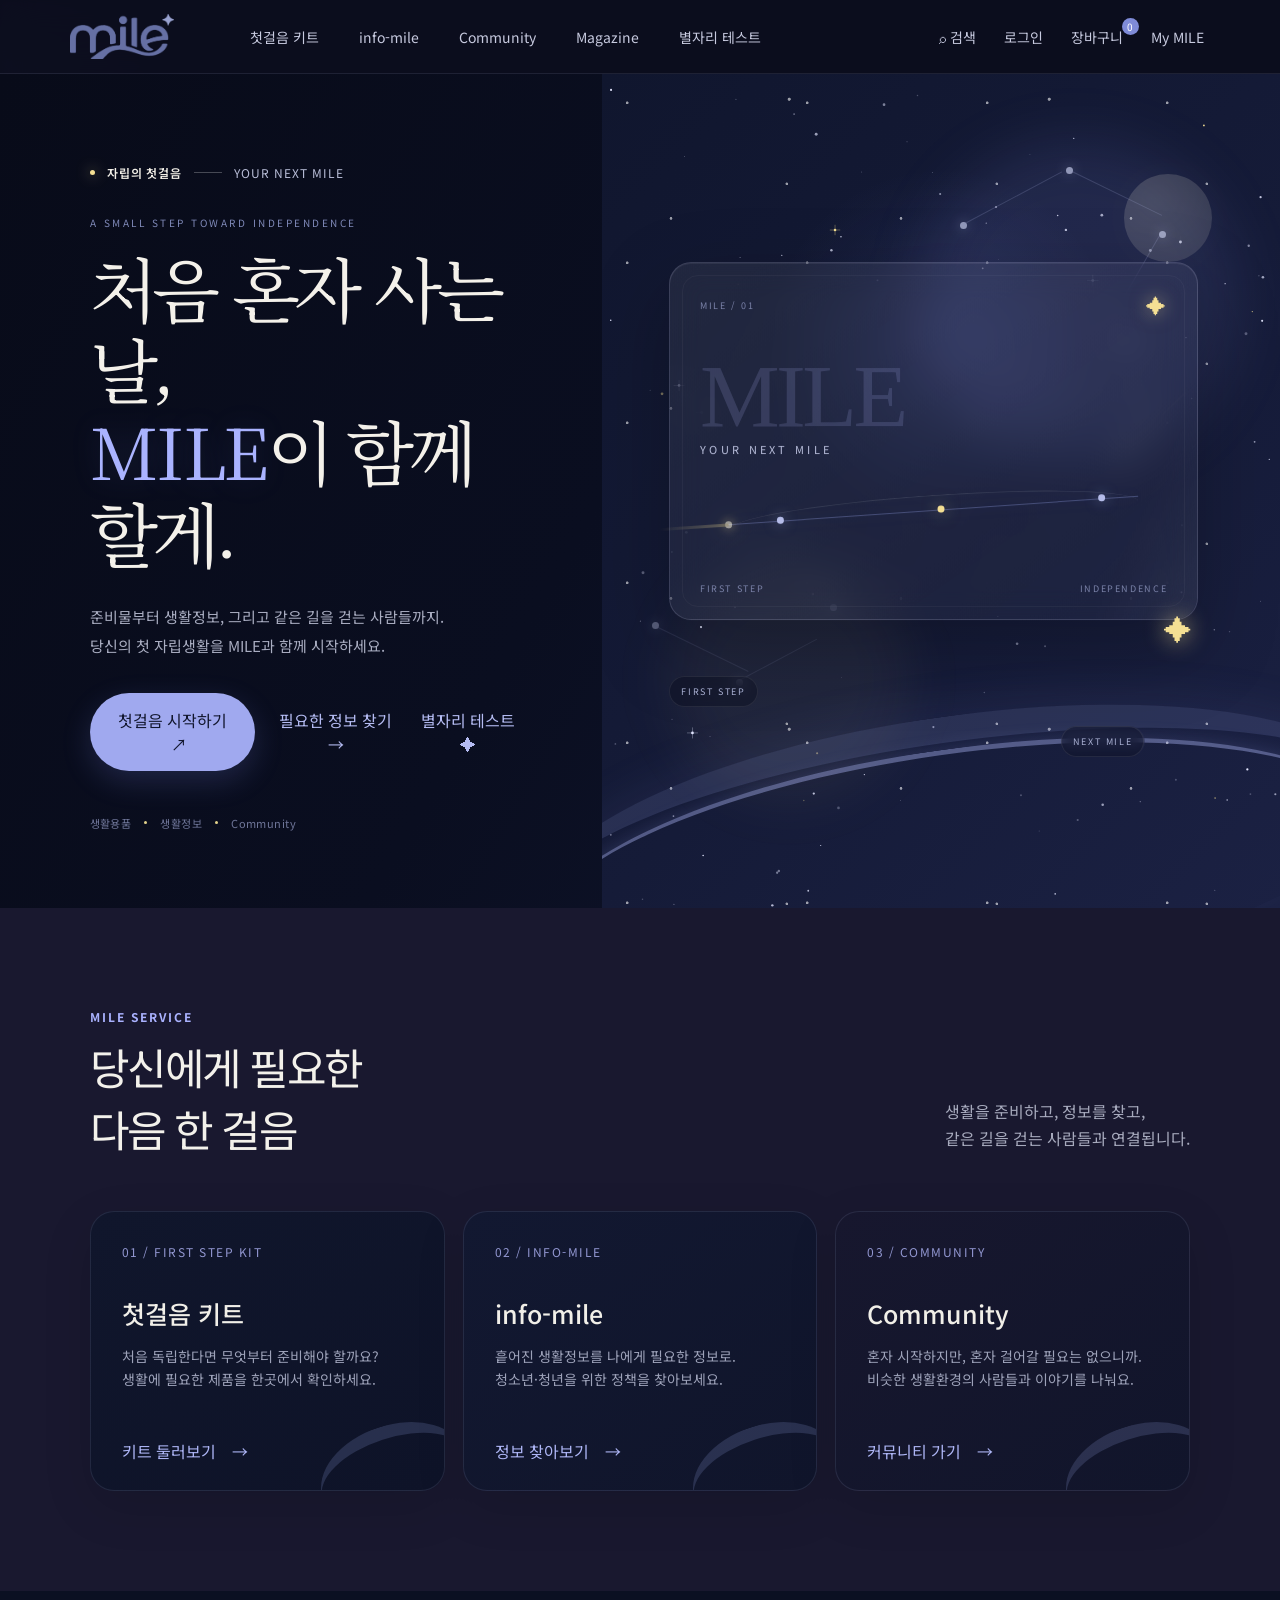
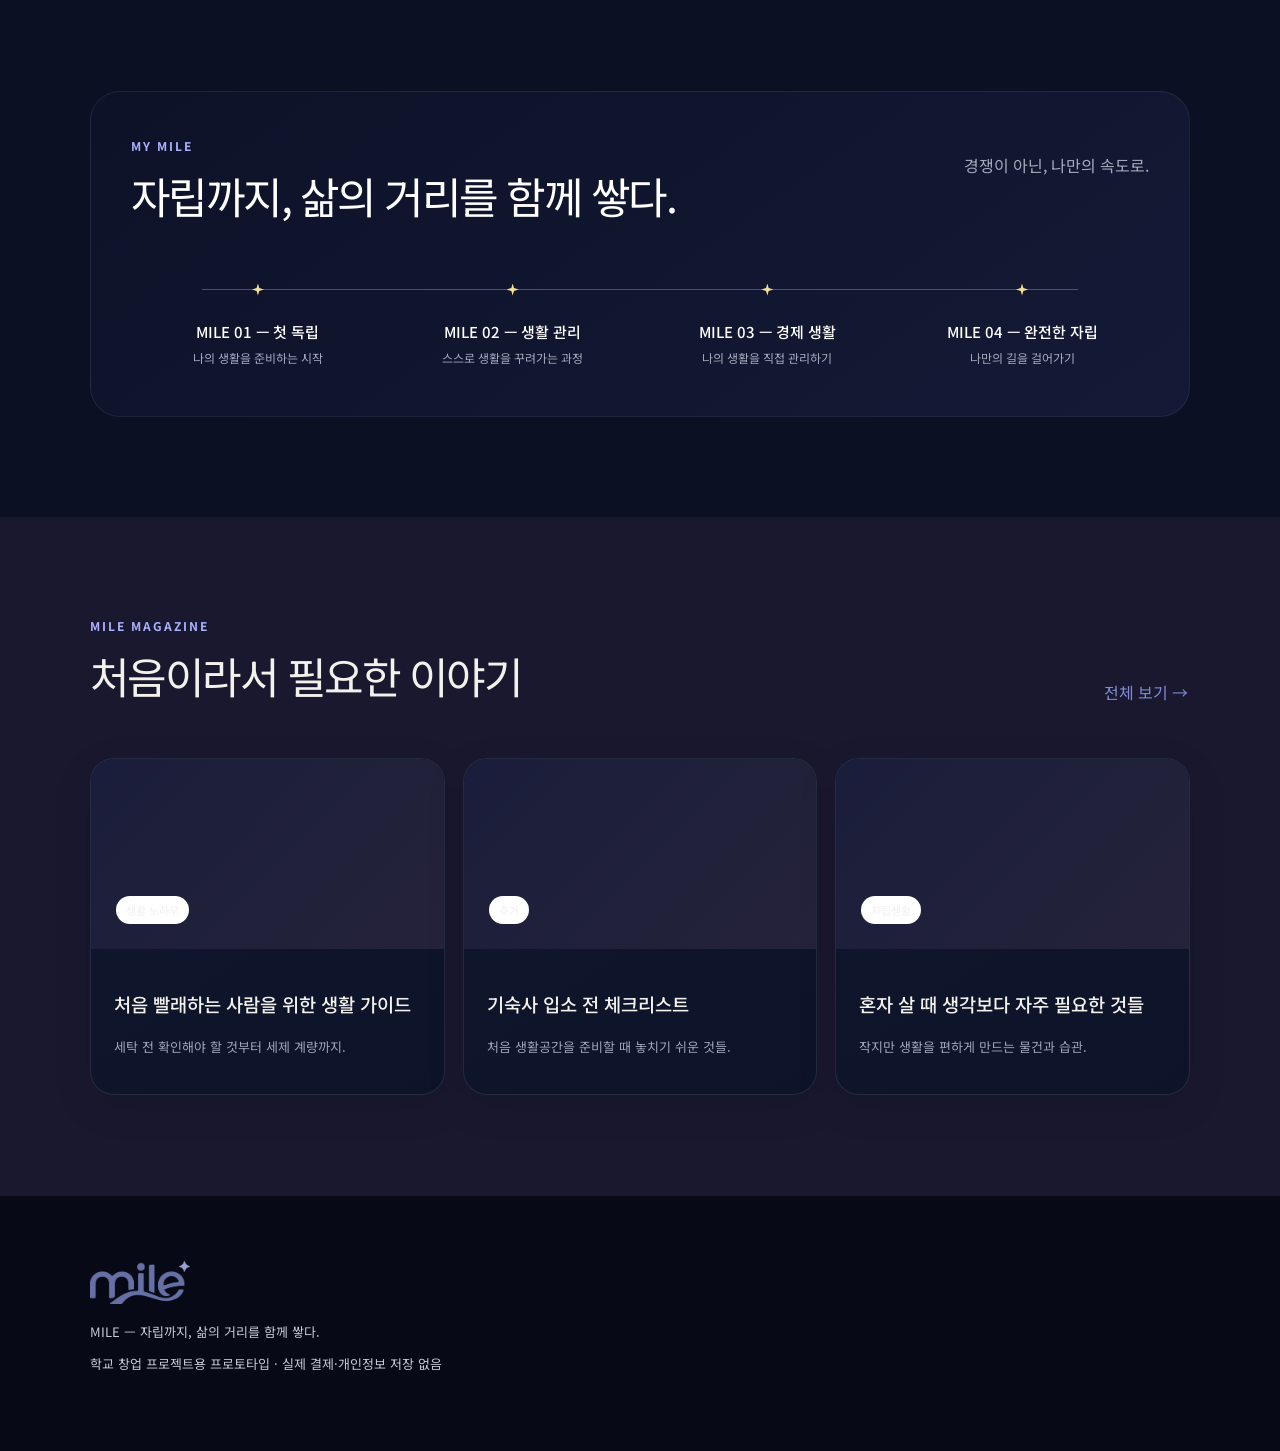
<file: index (5).html>
<!DOCTYPE html>
<html lang="ko"><head><meta http-equiv="Content-Type" content="text/html; charset=UTF-8">

<meta name="viewport" content="width=device-width,initial-scale=1">
<title>MILE — 자립까지, 삶의 거리를 함께 쌓다</title>
<style>
@import url('https://fonts.googleapis.com/css2?family=Noto+Sans+KR:wght@400;500;600;700&family=Playfair+Display:wght@500&display=swap');
:root{
 --lav:#9297d1;--lav-dark:#686ea9;--lav-soft:#e9e9fa;--cream:#faf8f2;
 --yellow:#f3df93;--yellow-soft:#fff5cf;--sky:#dfeef4;--navy:#232842;
 --ink:#252632;--muted:#777889;--line:#e9e7e2;--white:#fff;
}
*{box-sizing:border-box}html{scroll-behavior:smooth}body{margin:0;background:var(--cream);color:var(--ink);font-family:"Noto Sans KR",sans-serif}
button,input,select,textarea{font:inherit}button{cursor:pointer}
.nav{position:sticky;top:0;z-index:100;height:74px;padding:0 5.5vw;display:flex;align-items:center;background:rgba(250,248,242,.9);backdrop-filter:blur(18px);border-bottom:1px solid rgba(40,40,60,.07)}
.logo{width:104px;height:auto;display:block}.navlinks{display:flex;gap:28px;margin-left:70px}.navlinks button,.navright button{border:0;background:none;color:#4b4d5b;font-size:14px}.navlinks button:hover,.navright button:hover{color:var(--lav-dark)}.navright{margin-left:auto;display:flex;gap:16px;align-items:center}.cart{position:relative}.badge{position:absolute;top:-8px;right:-10px;background:var(--lav-dark);color:#fff;font-size:10px;width:17px;height:17px;border-radius:50%;display:grid;place-items:center}
.mobile-menu{display:none;margin-left:auto;border:0;background:none;font-size:23px}
.page{display:none}.page.active{display:block}
.hero{min-height:calc(100vh - 74px);display:grid;grid-template-columns:48% 52%;background:#fff;overflow:hidden}
.hero-copy{padding:8vw 7vw;display:flex;flex-direction:column;justify-content:center}
.eyebrow{display:flex;align-items:center;gap:13px;font-size:13px;color:#555766;margin-bottom:24px}.eyebrow b{font-weight:600;color:var(--ink)}.eyebrow i{height:14px;width:1px;background:#c9c7c3}
.hero h1{font-size:clamp(58px,7vw,102px);font-weight:400;letter-spacing:-7px;line-height:1.04;margin:0 0 27px}.hero h1 em{font-style:normal;color:var(--lav-dark)}
.hero-copy>p{font-size:17px;line-height:1.85;color:var(--muted);margin:0}.hero-actions{display:flex;align-items:center;gap:18px;margin-top:34px}
.primary{border:0;background:var(--lav);color:#202238;padding:14px 23px;border-radius:4px}.primary:hover{background:var(--lav-dark);color:#fff}.textbtn{border:0;background:none;color:var(--lav-dark);padding:12px 2px}
.hero-visual{position:relative;overflow:hidden;background:linear-gradient(145deg,#eee4e8 0%,#ddd9ef 47%,#b9d6e3 100%)}
.hero-visual:before{content:"";position:absolute;inset:0;background:
 radial-gradient(circle at 15% 18%,#fff 0 1.5px,transparent 2px),
 radial-gradient(circle at 64% 15%,#fff 0 1.5px,transparent 2px),
 radial-gradient(circle at 78% 31%,#fff 0 2px,transparent 2.5px),
 radial-gradient(circle at 37% 35%,#fff 0 1px,transparent 1.5px);
background-size:220px 190px,260px 220px,310px 250px,190px 170px;opacity:.65}
.visual-glow{position:absolute;width:520px;height:520px;border-radius:50%;background:#fff4;filter:blur(25px);top:-140px;right:-100px}
.visual-room{position:absolute;right:8%;top:19%;width:70%;height:43%;background:linear-gradient(150deg,#ffffffaa,#ffffff55);border:1px solid #ffffff80;border-radius:10px;box-shadow:0 30px 80px #5d638333}
.visual-room:before{content:"MILE";position:absolute;left:10%;top:24%;font-size:clamp(42px,5vw,78px);font-weight:700;letter-spacing:-4px;color:#9297d155}
.visual-room:after{content:"";position:absolute;left:10%;right:10%;bottom:20%;height:2px;background:#ffffff88;box-shadow:0 -18px #ffffff55,0 -36px #ffffff33}
.path{position:absolute;left:-12%;bottom:-12%;width:125%;height:55%;border-top:34px solid #ffffffb8;border-radius:52% 48% 0 0;transform:rotate(-8deg);box-shadow:0 -12px 35px #ffffff55}
.path-line{position:absolute;left:-5%;bottom:6%;width:115%;height:4px;border-radius:50%;background:#9297d199;transform:rotate(-8deg)}
.big-star{position:absolute;right:19%;top:23%;width:27px;height:27px;background:var(--yellow);clip-path:polygon(50% 0,61% 37%,100% 50%,61% 63%,50% 100%,39% 63%,0 50%,39% 37%);box-shadow:0 0 30px #fff}
.section{padding:100px 7vw}.section.white{background:#fff}.section-head{display:flex;justify-content:space-between;align-items:end;margin-bottom:42px}.label{font-size:12px;letter-spacing:2px;color:var(--lav-dark);font-weight:700}.section h2{font-size:43px;font-weight:400;letter-spacing:-2.5px;margin:10px 0}.section-head p{color:var(--muted);line-height:1.7}
.service-grid{display:grid;grid-template-columns:repeat(3,1fr);gap:18px}.service{position:relative;min-height:280px;border:1px solid var(--line);background:#fff;border-radius:24px;padding:31px;overflow:hidden;transition:.25s}.service:hover{transform:translateY(-5px);box-shadow:0 18px 45px #38384a12}.service:nth-child(2){background:#f8f8ff}.service:nth-child(3){background:#fff9e9}.num{font-size:12px;color:#9297d1;letter-spacing:1.5px}.service h3{font-size:25px;font-weight:500;margin:35px 0 11px}.service p{color:var(--muted);line-height:1.7;font-size:14px}.service .go{position:absolute;bottom:27px;left:31px;border:0;background:none;color:var(--lav-dark);padding:0}.service .mini-path{position:absolute;right:-25px;bottom:-35px;width:150px;height:100px;border-top:13px solid #9297d133;border-radius:50%;transform:rotate(-18deg)}
.journey-wrap{background:var(--navy);color:#fff;border-radius:30px;padding:45px 40px 50px;overflow:hidden}.journey-top{display:flex;justify-content:space-between;align-items:start}.journey-top p{color:#cfd1df}.journey{display:grid;grid-template-columns:repeat(4,1fr);position:relative;margin-top:40px}.journey:before{content:"";position:absolute;top:18px;left:7%;right:7%;height:1px;background:#ffffff40}.jstep{position:relative;text-align:center}.jstar{width:12px;height:12px;margin:13px auto 25px;background:var(--yellow);clip-path:polygon(50% 0,61% 37%,100% 50%,61% 63%,50% 100%,39% 63%,0 50%,39% 37%);box-shadow:0 0 17px #f3df9388}.jstep h4{font-size:15px;margin:0 0 7px;font-weight:500}.jstep p{margin:0;color:#b9bbca;font-size:12px}
.tools{display:flex;gap:9px;flex-wrap:wrap;margin:28px 0 34px}.search{flex:1;min-width:250px;padding:14px 17px;border:1px solid var(--line);background:#fff;border-radius:12px;outline:none}.search:focus{border-color:var(--lav)}select{padding:13px 15px;border:1px solid var(--line);border-radius:12px;background:#fff}.grid{display:grid;grid-template-columns:repeat(3,1fr);gap:18px}.product{background:#fff;border:1px solid var(--line);border-radius:22px;overflow:hidden;transition:.2s}.product:hover{transform:translateY(-4px);box-shadow:0 16px 38px #3332}.product-art{height:205px;background:linear-gradient(135deg,#f0edff,#fff2c8);display:grid;place-items:center;font-size:58px}.product-body{padding:23px}.pill{display:inline-block;background:var(--lav-soft);color:var(--lav-dark);font-size:11px;border-radius:99px;padding:6px 10px}.product h3{font-size:20px;font-weight:500;margin:12px 0 7px}.product small,.product p{color:var(--muted);font-size:13px}.price{font-weight:700;margin-top:13px}.smallbtn{margin-top:17px;padding:10px 13px;border:1px solid var(--lav);background:#fff;border-radius:9px;color:var(--lav-dark)}
.detail{max-width:1080px;margin:40px auto;background:#fff;border:1px solid var(--line);border-radius:28px;padding:42px}.split{display:grid;grid-template-columns:1fr 1fr;gap:42px}.detail-art{min-height:390px;border-radius:20px;background:linear-gradient(135deg,#f0edff,#fff0bd);display:grid;place-items:center;font-size:100px}.detail h1{font-size:42px;font-weight:400;letter-spacing:-2px}.option{display:flex;gap:8px;margin:18px 0}.option button{padding:10px 15px;border:1px solid var(--line);background:#fff;border-radius:9px}.option button.sel{border-color:var(--lav);background:var(--lav-soft)}.qty{display:flex;align-items:center;gap:14px;margin:22px 0}.qty button{width:34px;height:34px;border:1px solid var(--line);background:#fff;border-radius:8px}
.builder{max-width:900px;margin:auto}.builder-step{padding:28px;border:1px solid var(--line);border-radius:20px;background:#fff;margin-bottom:16px}.builder-step h3{font-weight:500;margin:0 0 17px}.choices{display:flex;gap:9px;flex-wrap:wrap}.choice{border:1px solid var(--line);background:#fff;padding:11px 16px;border-radius:10px}.choice.active{border-color:var(--lav);background:var(--lav-soft);color:var(--lav-dark)}.totalbox{position:sticky;bottom:20px;background:var(--navy);color:#fff;border-radius:20px;padding:22px 25px;display:flex;justify-content:space-between;align-items:center;box-shadow:0 14px 40px #23284244}
.policy{padding:25px;border:1px solid var(--line);border-radius:20px;background:#fff}.policy h3{font-weight:500;font-size:20px}.policy p{color:var(--muted);line-height:1.7;font-size:13px}.policy .source{font-size:11px;color:#999}.lock{background:#f5f3ff;border:1px dashed #aaa5e8;border-radius:20px;padding:25px;margin-bottom:30px}.lock h3{margin:0 0 6px;font-weight:500}.lock p{color:var(--muted);font-size:13px}.lock input{padding:12px;border:1px solid var(--line);border-radius:9px;width:220px}
.post{padding:25px;background:#fff;border:1px solid var(--line);border-radius:20px}.post h3{font-weight:500;font-size:19px}.meta{color:#999;font-size:11px}.post p{color:var(--muted);font-size:13px;line-height:1.7}.post-actions{display:flex;gap:13px;margin-top:18px}.post-actions button{border:0;background:none;color:#777}
.profile{display:grid;grid-template-columns:300px 1fr;gap:20px}.profile-card{background:var(--navy);color:#fff;border-radius:26px;padding:31px;min-height:330px}.profile-card .label{color:#d8d9ff}.progress{height:7px;background:#ffffff25;border-radius:99px;overflow:hidden;margin:15px 0}.progress span{display:block;width:42%;height:100%;background:var(--yellow)}.pref-card{background:#fff;border:1px solid var(--line);border-radius:26px;padding:31px}.pref-grid{display:grid;grid-template-columns:repeat(3,1fr);gap:10px}.pref{border:1px solid var(--line);border-radius:14px;padding:15px}.pref.active{border-color:var(--lav);background:var(--lav-soft)}
.mag{border-radius:24px;overflow:hidden;background:#fff;border:1px solid var(--line)}.mag-cover{height:190px;background:linear-gradient(135deg,#ddd9ef,#f7e6a9);padding:25px;display:flex;align-items:end}.mag-cover span{background:#fff;border-radius:99px;padding:6px 10px;font-size:11px}.mag-body{padding:23px}.mag h3{font-weight:500}.mag p{color:var(--muted);font-size:13px;line-height:1.7}
.footer{background:var(--navy);color:#fff;padding:65px 7vw;margin-top:0}.footer img{filter:brightness(0) invert(1);width:100px}.footer p{color:#c7c8d5;font-size:13px}
.modal{position:fixed;inset:0;background:#18192c80;z-index:200;display:none;align-items:center;justify-content:center;padding:20px}.modal.open{display:flex}.modal-box{width:min(480px,100%);background:#fff;border-radius:24px;padding:30px}.modal-box input,.modal-box textarea{width:100%;padding:13px;border:1px solid var(--line);border-radius:10px;margin:8px 0}.modal-actions{display:flex;gap:10px;margin-top:15px}.close{border:0;background:none;color:#888}
.toast{position:fixed;z-index:300;bottom:25px;left:50%;transform:translateX(-50%);background:var(--navy);color:#fff;border-radius:12px;padding:13px 18px;display:none;font-size:13px}
@media(max-width:850px){
 .nav{padding:0 20px}.navlinks,.navright{display:none}.mobile-menu{display:block}.hero{grid-template-columns:1fr}.hero-copy{padding:80px 28px}.hero h1{font-size:59px;letter-spacing:-5px}.hero-visual{height:500px}.section{padding:70px 22px}.service-grid,.grid{grid-template-columns:1fr}.journey{grid-template-columns:1fr 1fr;gap:25px}.journey:before{display:none}.split,.profile{grid-template-columns:1fr}.pref-grid{grid-template-columns:1fr 1fr}.detail{margin:20px 15px;padding:25px}
}

/* ===== MILE FINAL VISUAL UPDATE ===== */
@import url('https://fonts.googleapis.com/css2?family=Noto+Sans+KR:wght@400;500;600;700&family=Noto+Serif+KR:wght@400;500;600&family=DM+Serif+Display&display=swap');

:root{
 --lav:#9aa4ee;
 --lav-dark:#7f8bd8;
 --lav-soft:#1a1d3b;
 --cream:#080b19;
 --yellow:#f4df93;
 --yellow-soft:#242137;
 --sky:#9eb8d8;
 --navy:#0d1228;
 --ink:#f3f1eb;
 --muted:#a7aabd;
 --line:rgba(207,213,255,.13);
 --white:#11162b;
 --panel:#10162e;
 --panel-2:#151b37;
}

/* ===== MILE DREAMY CLOUD BACKGROUND ===== */

html {
    background: #080b19;
}

body {
    position: relative;
    background: #080b19;
    color: var(--ink);
}

/* 별 + 몽환적인 구름 */
body::before {
    content: "";
    position: fixed;
    inset: 0;
    pointer-events: none;
    z-index: 0;

    background:
        /* 왼쪽 위 구름 */
        radial-gradient(
            ellipse 480px 220px at -5% 10%,
            rgba(190, 180, 235, 0.28),
            rgba(190, 180, 235, 0.10) 38%,
            transparent 70%
        ),

        /* 오른쪽 위 구름 */
        radial-gradient(
            ellipse 500px 230px at 105% 18%,
            rgba(175, 168, 225, 0.25),
            rgba(175, 168, 225, 0.08) 40%,
            transparent 72%
        ),

        /* 왼쪽 아래 구름 */
        radial-gradient(
            ellipse 520px 240px at -5% 88%,
            rgba(205, 195, 240, 0.22),
            rgba(205, 195, 240, 0.07) 40%,
            transparent 72%
        ),

        /* 오른쪽 아래 구름 */
        radial-gradient(
            ellipse 520px 240px at 105% 82%,
            rgba(185, 177, 232, 0.24),
            rgba(185, 177, 232, 0.07) 40%,
            transparent 72%
        ),

        /* 기존 별 */
        radial-gradient(circle at 12% 18%, rgba(255,255,255,.7) 0 1px, transparent 1.5px),
        radial-gradient(circle at 77% 28%, rgba(255,255,255,.55) 0 1px, transparent 1.5px),
/* 기존 별 */
radial-gradient(circle at 12% 18%, rgba(255,255,255,.7) 0 1px, transparent 1.5px),
radial-gradient(circle at 77% 28%, rgba(255,255,255,.55) 0 1px, transparent 1.5px),
radial-gradient(circle at 42% 72%, rgba(255,255,255,.45) 0 1px, transparent 1.5px),

/* 추가할 별 */
radial-gradient(circle at 18% 32%, rgba(255,255,255,.8) 0 1.5px, transparent 2px),
radial-gradient(circle at 88% 15%, rgba(220,215,255,.8) 0 1.5px, transparent 2px),
radial-gradient(circle at 7% 68%, rgba(255,255,255,.65) 0 1px, transparent 2px),
radial-gradient(circle at 93% 63%, rgba(220,215,255,.7) 0 1px, transparent 2px),
radial-gradient(circle at 27% 86%, rgba(255,255,255,.55) 0 1px, transparent 2px),
radial-gradient(circle at 72% 91%, rgba(220,215,255,.6) 0 1px, transparent 2px);
        radial-gradient(circle at 42% 72%, rgba(255,255,255,.45) 0 1px, transparent 1.5px);

    background-size:
        auto,
        auto,
        auto,
        auto,
        310px 270px,
        390px 330px,
        270px 310px;

    filter: blur(4px);
opacity: 0.45;
}

/* 콘텐츠는 구름 위에 */
.nav,
.page,
.footer {
    position: relative;
    z-index: 1;
}

.nav{
 background:rgba(8,11,25,.78);
 border-bottom:1px solid rgba(203,210,255,.10);
 box-shadow:0 12px 40px rgba(0,0,0,.18);
}
.navlinks button,.navright button{color:#c8cbe0}
.navlinks button:hover,.navright button:hover{color:#fff}
.mobile-menu{color:#fff}

.page{background:transparent}
.section{background:transparent;color:var(--ink)}
.section.white{background:#0b1022}
.section h2{color:#f3f1eb}
.section-head p,.section p{color:var(--muted)}
.label{color:#aab2ff}

.hero-redesign{
 min-height:calc(100vh - 74px);
 grid-template-columns:47% 53%;
 background:
   radial-gradient(circle at 84% 22%, rgba(143,157,255,.12), transparent 26%),
   linear-gradient(120deg,#080b19 0%,#0a0e20 48%,#111731 100%);
 position:relative;
}
.hero-copy{
 padding:7vw 6.5vw 6vw 7vw;
 position:relative;
 z-index:4;
}
.hero-eyebrow{
 display:flex;align-items:center;gap:12px;
 color:#b9bed8;font-size:12px;letter-spacing:.08em;
 margin-bottom:34px;
}
.hero-eyebrow b{color:#f2efe7;font-weight:600}
.hero-eyebrow i{width:28px;height:1px;background:rgba(255,255,255,.25)}
.eyebrow-dot{
 width:5px;height:5px;border-radius:50%;background:var(--yellow);
 box-shadow:0 0 14px rgba(244,223,147,.8);
}
.hero-overline{
 margin:0 0 16px;
 color:#7f89b8 !important;
 font-size:10px !important;
 letter-spacing:.25em;
 line-height:1.5 !important;
}
.hero h1{
 font-family:"Noto Serif KR",serif;
 font-size:clamp(48px,5.5vw,84px);
 font-weight:400;
 line-height:1.16;
 letter-spacing:-.075em;
 color:#f4f1ea;
 margin:0 0 30px;
}
.hero h1 em{
 font-family:"DM Serif Display","Noto Serif KR",serif;
 font-style:normal;
 color:#aab3ff;
 letter-spacing:-.035em;
 text-shadow:0 0 32px rgba(144,155,255,.16);
}
.hero-desc{
 color:#a9adc1 !important;
 font-size:15px !important;
 line-height:1.95 !important;
}
.hero-actions{margin-top:32px;gap:22px}
.hero-primary{
 border-radius:999px;
 padding:15px 22px;
 background:#a0a9ef;
 color:#11162d;
 box-shadow:0 10px 30px rgba(121,133,232,.20);
}
.hero-primary span{margin-left:13px;font-size:16px}
.hero-primary:hover{background:#c0c7ff;color:#10142a;transform:translateY(-2px)}
.hero-secondary{color:#b5bcf3 !important}
.hero-trail{
 margin-top:44px;
 display:flex;align-items:center;gap:13px;
 color:#6f7699;font-size:11px;letter-spacing:.04em;
}
.hero-trail i{width:3px;height:3px;border-radius:50%;background:#e4d38c}

.hero-visual{
 background:
   radial-gradient(circle at 50% 32%, rgba(112,126,224,.14), transparent 26%),
   linear-gradient(135deg,#10162e 0%,#151b38 55%,#1b2143 100%);
}
.hero-constellation{overflow:hidden;isolation:isolate}
.hero-constellation:before{
 content:"";
 position:absolute;inset:0;opacity:.58;
 background-image:
  radial-gradient(circle at 14% 18%, #fff 0 1px, transparent 1.7px),
  radial-gradient(circle at 30% 76%, #fff 0 1px, transparent 1.7px),
  radial-gradient(circle at 72% 12%, #fff 0 1.2px, transparent 1.9px),
  radial-gradient(circle at 88% 61%, #fff 0 1px, transparent 1.6px);
 background-size:180px 160px,230px 190px,260px 210px,210px 180px;
}
.sky-glow{
 position:absolute;border-radius:50%;filter:blur(28px);pointer-events:none;
}
.glow-one{width:320px;height:320px;right:6%;top:8%;background:rgba(139,149,235,.12)}
.glow-two{width:240px;height:240px;left:10%;bottom:13%;background:rgba(238,218,145,.06)}
.moon-orb{
 position:absolute;right:10%;top:12%;width:88px;height:88px;border-radius:50%;
 background:radial-gradient(circle at 35% 32%,#f6f1dd,#d6d2c6 48%,#aaa9a8 100%);
 opacity:.18;filter:blur(.2px);
 box-shadow:0 0 60px rgba(240,232,197,.12);
}
.hero-card{
 position:absolute;z-index:5;right:12%;top:23%;
 width:min(620px,78%);height:43%;
 border:1px solid rgba(221,225,255,.16);
 border-radius:22px;
 background:linear-gradient(145deg,rgba(255,255,255,.07),rgba(255,255,255,.025));
 backdrop-filter:blur(16px);
 box-shadow:0 28px 80px rgba(0,0,0,.25), inset 0 1px 0 rgba(255,255,255,.06);
 padding:28px 30px;
}
.hero-card:after{
 content:"";
 position:absolute;inset:12px;border:1px solid rgba(255,255,255,.045);
 border-radius:16px;pointer-events:none;
}
.hero-card-top,.hero-card-bottom{
 display:flex;justify-content:space-between;align-items:center;
 color:#7d85ab;font-size:9px;letter-spacing:.18em;
}
.hero-card-star{color:#f4df93;font-size:20px;text-shadow:0 0 18px rgba(244,223,147,.55)}
.hero-card-brand{
 margin-top:24px;
 font-family:"DM Serif Display",serif;
 font-size:clamp(58px,7vw,92px);
 letter-spacing:-.04em;
 color:rgba(181,190,255,.16);
}
.hero-card-copy{
 margin-top:-6px;color:#b9bfdc;font-size:11px;letter-spacing:.3em;
}
.hero-card-route{
 position:absolute;left:11%;right:11%;bottom:23%;
 height:42px;border-top:1px solid rgba(255,255,255,.10);
 transform:rotate(-4deg);border-radius:50%;
}
.hero-card-route:before{
 content:"";position:absolute;left:0;right:0;top:14px;height:1px;
 background:rgba(159,171,244,.32);
 box-shadow:0 0 15px rgba(159,171,244,.18);
}
.hero-card-route span{
 position:absolute;width:7px;height:7px;border-radius:50%;background:#b5bce9;
 top:10px;box-shadow:0 0 13px rgba(181,188,233,.55);
}
.hero-card-route span:nth-child(1){left:12%}
.hero-card-route span:nth-child(2){left:51%;background:#f4df93;box-shadow:0 0 16px rgba(244,223,147,.55)}
.hero-card-route span:nth-child(3){right:8%}
.hero-card-bottom{position:absolute;left:30px;right:30px;bottom:24px}

.constellation{position:absolute;z-index:2;opacity:.65}
.constellation-a{width:280px;height:230px;right:8%;top:10%}
.constellation-b{width:210px;height:180px;left:5%;bottom:17%;opacity:.36}
.constellation .node{
 position:absolute;width:7px;height:7px;border-radius:50%;background:#cfd5f5;
 box-shadow:0 0 12px rgba(207,213,245,.55);
}
.constellation .line{
 position:absolute;height:1px;background:rgba(190,199,244,.28);
 transform-origin:left center;
}
.constellation-a .n1{left:5%;top:28%}.constellation-a .n2{left:43%;top:4%}
.constellation-a .n3{left:76%;top:32%}.constellation-a .n4{left:63%;top:78%}
.constellation-a .l1{left:6%;top:29%;width:112px;transform:rotate(-28deg)}
.constellation-a .l2{left:45%;top:6%;width:100px;transform:rotate(26deg)}
.constellation-a .l3{left:76%;top:34%;width:108px;transform:rotate(120deg)}
.constellation-b .n1{left:8%;top:20%}.constellation-b .n2{left:48%;top:52%}.constellation-b .n3{right:4%;top:10%}
.constellation-b .l1{left:9%;top:22%;width:105px;transform:rotate(26deg)}
.constellation-b .l2{left:50%;top:52%;width:86px;transform:rotate(-28deg)}

.road{
 position:absolute;z-index:3;
 width:125%;height:32%;
 left:-10%;bottom:-9%;
 border-top:26px solid rgba(156,166,231,.15);
 border-radius:50%;
 transform:rotate(-8deg);
 box-shadow:0 -10px 45px rgba(141,151,226,.08);
}
.road-front{
 bottom:-13%;border-top-width:5px;border-color:rgba(176,185,249,.40);
 box-shadow:0 0 18px rgba(150,160,240,.18);
}
.road-star{
 position:absolute;z-index:6;right:13%;bottom:31%;
 color:#f4df93;font-size:28px;
 text-shadow:0 0 22px rgba(244,223,147,.75);
}
.floating-label{
 position:absolute;z-index:6;
 color:#aab1d3;font-size:9px;letter-spacing:.18em;
 padding:8px 11px;border:1px solid rgba(255,255,255,.08);
 border-radius:999px;background:rgba(8,11,25,.36);
 backdrop-filter:blur(8px);
}
.label-one{left:10%;bottom:24%}.label-two{right:20%;bottom:18%}

.service{
 background:linear-gradient(145deg,#10162c,#0e1328) !important;
 border-color:rgba(202,208,255,.11);
 box-shadow:0 16px 50px rgba(0,0,0,.12);
}
.service:nth-child(2){background:linear-gradient(145deg,#121831,#10152b) !important}
.service:nth-child(3){background:linear-gradient(145deg,#17172e,#11152b) !important}
.service:hover{box-shadow:0 24px 60px rgba(0,0,0,.25)}
.service h3{color:#f1efe8}.service p{color:#9da2b9 !important}
.service .go{color:#aeb6f6}
.mini-path{border-color:rgba(157,169,239,.18) !important}

.journey-wrap{background:linear-gradient(145deg,#0d1228,#141a36);border:1px solid rgba(204,211,255,.08)}
.search,select{
 background:#10162c;color:#ecebf0;border-color:rgba(206,212,255,.12);
}
.search::placeholder{color:#6e748e}
.grid .product,.policy,.post,.mag,.detail,.builder-step,.pref-card{
 background:linear-gradient(145deg,#10162d,#0d1328);
 color:#f1eff0;
 border-color:rgba(207,214,255,.11);
 box-shadow:0 12px 40px rgba(0,0,0,.10);
}
.product-art,.detail-art,.mag-cover{
 background:linear-gradient(135deg,#1a1d3b,#25233a) !important;
}
.product h3,.policy h3,.post h3,.mag h3,.detail h1,.detail h2,.builder-step h3,.pref-card h2{color:#f3f1eb}
.product small,.product p,.policy p,.post p,.mag p{color:#9fa4ba}
.smallbtn,.option button,.choice,.pref{
 background:#11172e;color:#d8dbec;border-color:rgba(207,214,255,.12);
}
.smallbtn:hover,.choice:hover,.pref:hover,.option button:hover{border-color:#8f99e7}
.choice.active,.pref.active,.option button.sel{background:#1c2145;color:#c5ccff;border-color:#8994e4}
.totalbox{background:linear-gradient(145deg,#111731,#171d3b);border:1px solid rgba(210,215,255,.09)}
.profile-card{background:linear-gradient(145deg,#121832,#1a2040);border:1px solid rgba(205,211,255,.08)}
.lock{background:#141831;border-color:#7077b9}
.lock p{color:#9ca2b8}
.lock input{background:#0d1328;color:#fff;border-color:rgba(206,212,255,.12)}
.footer{background:#070a16;border-top:1px solid rgba(206,212,255,.08)}
.footer img{filter:none}
.modal{background:rgba(3,5,13,.78);backdrop-filter:blur(8px)}
.modal-box{
 background:linear-gradient(145deg,#121832,#0e1429);
 color:#f3f1eb;
 border:1px solid rgba(207,214,255,.12);
 box-shadow:0 30px 100px rgba(0,0,0,.45);
}
.modal-box input,.modal-box textarea{
 background:#0b1022;color:#f3f1eb;border-color:rgba(207,214,255,.12);
}
.modal-box input::placeholder,.modal-box textarea::placeholder{color:#6f7590}
.close{color:#a2a7ba}

.post-actions button{color:#9fa5bc}
.post-actions button:hover{color:#dce0f4}

@media(max-width:850px){
 .hero-redesign{grid-template-columns:1fr;min-height:auto}
 .hero-copy{padding:90px 7vw 62px}
 .hero-visual{min-height:510px}
 .hero-card{right:8%;width:84%;top:18%;height:48%}
 .hero h1{font-size:clamp(43px,11vw,68px);letter-spacing:-.07em}
 .hero-trail{margin-top:34px;flex-wrap:wrap}
 .section{padding:78px 6vw}
}
@media(max-width:560px){
 .hero-copy{padding:70px 6vw 50px}
 .hero-visual{min-height:430px}
 .hero-card{top:18%;height:50%;padding:22px}
 .hero-card-brand{font-size:58px}
 .hero-card-bottom{left:22px;right:22px}
 .floating-label{display:none}
 .road-star{right:10%;bottom:27%}
 .hero-actions{flex-wrap:wrap}
}


.comment-modal{width:100%}
.comment-modal-head{display:flex;justify-content:space-between;align-items:flex-start}
.comment-modal-head h2{margin:6px 0 0;font-family:"Noto Serif KR",serif;font-weight:500}
.comment-close{
 border:0;background:rgba(255,255,255,.05);color:#dfe2f1;
 width:34px;height:34px;border-radius:50%;font-size:23px;line-height:1;
}
.comment-target{
 margin:20px 0 16px;padding:15px 16px;border-radius:13px;
 background:#0b1022;border:1px solid rgba(205,211,255,.08);
 color:#d8dbea;font-size:14px;
}
.comment-list{max-height:290px;overflow:auto;padding-right:4px}
.comment-item{
 padding:14px 0;border-bottom:1px solid rgba(205,211,255,.08)
}
.comment-item:last-child{border-bottom:0}
.comment-item>div{display:flex;gap:10px;align-items:center}
.comment-item b{font-size:13px;color:#ecebf2}
.comment-item span{font-size:10px;color:#6f7590}
.comment-item p{margin:7px 0 0;color:#a8aec2;font-size:13px;line-height:1.65}
.comment-empty{color:#7e849c;font-size:13px;text-align:center;padding:26px 0}
.comment-write{margin-top:12px;padding-top:16px;border-top:1px solid rgba(205,211,255,.08)}
.comment-write textarea{margin:0 0 10px !important}
.liked{color:#f1b4c7 !important}

/* ================================
   MILE 추가 디자인
   ================================ */

/* 전체 공통 */
.mile-redesign {
    box-sizing: border-box;
    font-family: "Pretendard", "Noto Sans KR", sans-serif;
}

.mile-redesign *,
.mile-redesign *::before,
.mile-redesign *::after {
    box-sizing: border-box;
}

/* ================================
   1. 나의 MILE - 별자리
   ================================ */

.constellation-section {
    position: relative;
    overflow: hidden;
    padding: 90px 24px;
    background:
        radial-gradient(circle at 20% 20%, rgba(145, 135, 220, 0.12), transparent 25%),
        radial-gradient(circle at 80% 70%, rgba(120, 150, 230, 0.10), transparent 25%),
        #10121f;
    color: #ffffff;
}

.constellation-header {
    max-width: 1000px;
    margin: 0 auto 45px;
    text-align: center;
}

.mile-label {
    display: inline-block;
    margin-bottom: 12px;
    color: #b9b2ff;
    font-size: 13px;
    font-weight: 700;
    letter-spacing: 2px;
}

.constellation-header h2 {
    margin: 0 0 14px;
    font-size: clamp(30px, 5vw, 48px);
    font-weight: 800;
}

.constellation-header p {
    margin: 0;
    color: #b9b9c8;
    line-height: 1.7;
}

/* 별자리 박스 */
.constellation-box {
    position: relative;
    max-width: 1000px;
    height: 430px;
    margin: 0 auto;
    border: 1px solid rgba(255,255,255,0.08);
    border-radius: 28px;
    overflow: hidden;
    background:
        radial-gradient(circle at 10% 30%, rgba(255,255,255,0.15) 1px, transparent 2px),
        radial-gradient(circle at 80% 20%, rgba(255,255,255,0.12) 1px, transparent 2px),
        radial-gradient(circle at 55% 80%, rgba(255,255,255,0.12) 1px, transparent 2px),
        #15182a;
    background-size: 120px 120px, 170px 170px, 210px 210px;
}

/* 별자리 선 */
.constellation-box::before {
    content: "";
    position: absolute;
    left: 13%;
    top: 50%;
    width: 74%;
    height: 2px;
    background: linear-gradient(
        90deg,
        transparent,
        rgba(190,185,255,0.5),
        rgba(190,185,255,0.5),
        transparent
    );
    transform: rotate(-8deg);
}

/* 별 */
.constellation-star {
    position: absolute;
    width: 92px;
    height: 92px;
    border-radius: 50%;
    display: flex;
    flex-direction: column;
    justify-content: center;
    align-items: center;
    text-align: center;
    background: #292d46;
    border: 2px solid #666b91;
    box-shadow: 0 0 20px rgba(130,130,190,0.25);
    z-index: 2;
}

.constellation-star span {
    font-size: 12px;
    color: #aaaec9;
    margin-bottom: 4px;
}

.constellation-star b {
    font-size: 13px;
    color: #ffffff;
}

/* 완료된 별 */
.constellation-star.completed {
    background: #7771c8;
    border-color: #c5c1ff;
    box-shadow:
        0 0 15px rgba(155,150,255,0.7),
        0 0 40px rgba(120,115,220,0.3);
}

/* 마지막 별 */
.constellation-star.final {
    width: 115px;
    height: 115px;
    background: #d5cfff;
    border-color: #ffffff;
    color: #25243c;
    box-shadow:
        0 0 25px rgba(220,215,255,0.9),
        0 0 65px rgba(180,175,255,0.45);
}

.constellation-star.final span,
.constellation-star.final b {
    color: #292640;
}

.cs1 {
    left: 10%;
    top: 55%;
}

.cs2 {
    left: 29%;
    top: 38%;
}

.cs3 {
    left: 48%;
    top: 52%;
}

.cs4 {
    left: 66%;
    top: 34%;
}

.cs5 {
    right: 7%;
    top: 53%;
}

.constellation-message {
    max-width: 700px;
    margin: 30px auto 0;
    padding: 18px 22px;
    border-radius: 16px;
    background: rgba(255,255,255,0.05);
    text-align: center;
    color: #c8c8d8;
    line-height: 1.6;
}

/* ================================
   2. MILE 키트
   ================================ */

.mile-kit-section {
    padding: 90px 24px;
    background: #f7f5fb;
    color: #27243a;
}

.mile-kit-title {
    max-width: 1000px;
    margin: 0 auto 35px;
    text-align: center;
}

.mile-kit-title h2 {
    margin: 0 0 10px;
    font-size: 40px;
}

.mile-kit-title p {
    color: #777486;
}

/* 첫걸음 / 리필 버튼 */
.kit-switch {
    display: flex;
    justify-content: center;
    gap: 10px;
    margin-bottom: 35px;
}

.kit-switch button {
    border: 1px solid #d8d3e8;
    background: #ffffff;
    color: #555064;
    padding: 12px 25px;
    border-radius: 30px;
    cursor: pointer;
    font-weight: 700;
}

.kit-switch button.active {
    background: #7771c8;
    color: #ffffff;
    border-color: #7771c8;
}

/* 키트 박스 */
.kit-panel {
    max-width: 1000px;
    margin: 0 auto;
    padding: 35px;
    border-radius: 25px;
    background: #ffffff;
    box-shadow: 0 12px 40px rgba(50,40,90,0.08);
}

.kit-panel-header {
    display: flex;
    justify-content: space-between;
    align-items: center;
    gap: 20px;
    margin-bottom: 25px;
}

.kit-panel-header h3 {
    margin: 0;
    font-size: 25px;
}

.mile-btn {
    border: none;
    border-radius: 12px;
    padding: 12px 18px;
    background: #7771c8;
    color: white;
    font-weight: 700;
    cursor: pointer;
}

.mile-btn:hover {
    opacity: 0.85;
}

/* ================================
   3. Community
   ================================ */

.school-community {
    padding: 90px 24px;
    background: #ffffff;
}

.community-header {
    max-width: 1000px;
    margin: 0 auto 30px;
}

.community-header h2 {
    margin: 0 0 10px;
    font-size: 38px;
    color: #27243a;
}

.community-header p {
    color: #777486;
}

/* 지역 / 학교 선택 */
.school-filter {
    max-width: 1000px;
    margin: 0 auto 30px;
    padding: 20px;
    display: flex;
    gap: 12px;
    flex-wrap: wrap;
    border-radius: 18px;
    background: #f6f4fa;
}

.school-filter select,
.school-filter input {
    padding: 13px 15px;
    border: 1px solid #ddd8e9;
    border-radius: 10px;
    background: white;
    color: #333;
}

.school-filter select {
    min-width: 150px;
}

/* 게시글 */
.school-posts {
    max-width: 1000px;
    margin: 0 auto;
}

.school-post {
    padding: 22px;
    margin-bottom: 12px;
    border: 1px solid #e8e4ef;
    border-radius: 16px;
    background: #ffffff;
}

.school-name {
    margin-bottom: 8px;
    color: #7771c8;
    font-size: 13px;
    font-weight: 700;
}

.school-post h4 {
    margin: 0 0 8px;
    color: #28253a;
}

.school-post p {
    margin: 0 0 15px;
    color: #6f6b79;
    line-height: 1.6;
}

.post-buttons {
    display: flex;
    gap: 8px;
}

.post-buttons button {
    border: 1px solid #ddd8e9;
    background: #faf9fc;
    border-radius: 9px;
    padding: 8px 12px;
    cursor: pointer;
}

/* ================================
   4. MILE 계간지
   ================================ */

.quarterly-section {
    padding: 90px 24px;
    background: #10121f;
    color: white;
}

.quarterly-header {
    max-width: 1000px;
    margin: 0 auto 35px;
    text-align: center;
}

.quarterly-header h2 {
    margin: 0 0 12px;
    font-size: 40px;
}

.quarterly-header p {
    color: #b9b9c8;
}

.subscription-box {
    max-width: 1000px;
    margin: 0 auto 35px;
    padding: 28px;
    border: 1px solid rgba(255,255,255,0.1);
    border-radius: 22px;
    background: rgba(255,255,255,0.05);
    display: flex;
    justify-content: space-between;
    align-items: center;
    gap: 20px;
}

.subscription-copy h3 {
    margin: 0 0 8px;
}

.subscription-copy p {
    margin: 0;
    color: #b9b9c8;
}

.subscription-price {
    font-size: 25px;
    font-weight: 800;
}

/* 계간지 카드 */
.quarter-grid {
    max-width: 1000px;
    margin: 0 auto;
    display: grid;
    grid-template-columns: repeat(4, 1fr);
    gap: 15px;
}

.quarter {
    padding: 25px 20px;
    min-height: 220px;
    border-radius: 20px;
    background: #191c2e;
    border: 1px solid rgba(255,255,255,0.08);
}

.quarter strong {
    color: #bdb8ff;
    font-size: 13px;
}

.quarter h3 {
    margin: 15px 0 10px;
}

.quarter p {
    color: #aaaabd;
    line-height: 1.5;
}

.quarter button {
    margin-top: 15px;
}

/* ================================
   5. 댓글 모달
   ================================ */

.mile-modal {
    display: none;
    position: fixed;
    inset: 0;
    z-index: 9999;
    background: rgba(0,0,0,0.65);
    align-items: center;
    justify-content: center;
    padding: 20px;
}

.mile-modal.show {
    display: flex;
}

.mile-modal-box {
    width: min(600px, 100%);
    max-height: 85vh;
    overflow-y: auto;
    background: white;
    color: #29263a;
    border-radius: 22px;
    padding: 25px;
    box-shadow: 0 20px 70px rgba(0,0,0,0.3);
}

.mile-modal-head {
    display: flex;
    justify-content: space-between;
    align-items: center;
    margin-bottom: 20px;
}

.mile-modal-head h3 {
    margin: 0;
}

.mile-modal-close {
    border: none;
    background: #f1eff6;
    border-radius: 50%;
    width: 35px;
    height: 35px;
    cursor: pointer;
    font-size: 18px;
}

.comment-item {
    padding: 15px 0;
    border-bottom: 1px solid #ece9f1;
}

.comment-item strong {
    display: block;
    margin-bottom: 5px;
}

.comment-item p {
    margin: 0;
    color: #666171;
}

.comment-form {
    display: flex;
    gap: 8px;
    margin-top: 20px;
}

.comment-form input {
    flex: 1;
    padding: 12px;
    border: 1px solid #ddd8e9;
    border-radius: 10px;
}

/* ================================
   모바일
   ================================ */

@media (max-width: 700px) {

    .constellation-box {
        height: 500px;
    }

    .constellation-star {
        width: 72px;
        height: 72px;
    }

    .constellation-star b {
        font-size: 11px;
    }

    .constellation-star.final {
        width: 90px;
        height: 90px;
    }

    .cs1 {
        left: 8%;
        top: 60%;
    }

    .cs2 {
        left: 28%;
        top: 40%;
    }

    .cs3 {
        left: 45%;
        top: 60%;
    }

    .cs4 {
        left: 63%;
        top: 40%;
    }

    .cs5 {
        right: 5%;
        top: 65%;
    }

    .kit-panel-header,
    .subscription-box {
        flex-direction: column;
        align-items: flex-start;
    }

    .quarter-grid {
        grid-template-columns: 1fr 1fr;
    }

    .school-filter {
        flex-direction: column;
    }

    .school-filter select,
    .school-filter input {
        width: 100%;
    }
}

@media (max-width: 450px) {

    .quarter-grid {
        grid-template-columns: 1fr;
    }

    .constellation-header h2,
    .quarterly-header h2,
    .mile-kit-title h2 {
        font-size: 30px;
    }
}
/* ================================
   MILE-age 페이지 기본 숨김
   ================================ */

#mileAgePage {
    display: none;
}
/* =========================================
   MILE-age constellation
   ========================================= */

.mile-age-page {
  padding-bottom: 80px;
}

.mile-age-intro {
  display: flex;
  justify-content: space-between;
  align-items: flex-end;
  gap: 30px;
  margin-bottom: 35px;
}

.mile-age-intro h2 {
  margin: 8px 0 10px;
}

.mile-age-intro p {
  color: var(--muted);
  line-height: 1.7;
  margin: 0;
}

.mile-total {
  min-width: 145px;
  padding: 20px 24px;
  border-radius: 20px;
  background: #242238;
  color: white;
  text-align: right;
  box-shadow: 0 15px 35px rgba(30, 25, 60, 0.15);
}

.mile-total span,
.mile-total small {
  display: block;
  color: #aaa6c5;
  font-size: 11px;
  letter-spacing: 1.5px;
}

.mile-total strong {
  display: inline-block;
  margin-top: 5px;
  font-size: 32px;
  letter-spacing: -1px;
}


/* 별자리 전체 */

.mile-constellation {
  position: relative;
  overflow: hidden;
  border-radius: 30px;
  background:
    radial-gradient(circle at 75% 18%, rgba(150,145,220,.18), transparent 25%),
    radial-gradient(circle at 20% 80%, rgba(130,125,190,.10), transparent 30%),
    linear-gradient(145deg, #111120, #1c1b30 55%, #24213b);
  padding: 35px;
  color: white;
  box-shadow: 0 25px 60px rgba(20,18,45,.18);
}

.constellation-title {
  display: flex;
  justify-content: space-between;
  align-items: flex-start;
  position: relative;
  z-index: 5;
}

.constellation-title > div:first-child span {
  color: #aaa6c5;
  font-size: 10px;
  letter-spacing: 2px;
}

.constellation-title h3 {
  margin: 8px 0 0;
  color: white;
  font-size: 23px;
}

.constellation-progress {
  text-align: right;
}

.constellation-progress strong {
  display: block;
  color: #d5d0ff;
  font-size: 25px;
}

.constellation-progress span {
  color: #88849f;
  font-size: 11px;
}


/* 별자리 지도 */

.constellation-map {
  position: relative;
  height: 430px;
  margin-top: 10px;
}

.constellation-lines {
  position: absolute;
  inset: 0;
  width: 100%;
  height: 100%;
  overflow: visible;
}

.star-line {
  stroke: rgba(190,185,230,.14);
  stroke-width: 1.5;
  stroke-dasharray: 5 7;
  transition: all .8s ease;
}

.star-line.active {
  stroke: #aaa3ff;
  stroke-width: 2;
  stroke-dasharray: none;
  filter: drop-shadow(0 0 5px rgba(170,163,255,.5));
}


/* 별 */

.mile-star {
  position: absolute;
  z-index: 4;
  border: 0;
  background: transparent;
  color: white;
  cursor: pointer;
  padding: 0;
  text-align: center;
  transform: translate(-50%, -50%);
}

.star-01 {
  left: 13%;
  top: 70%;
}

.star-02 {
  left: 35%;
  top: 42%;
}

.star-03 {
  left: 57%;
  top: 60%;
}

.star-04 {
  left: 85%;
  top: 25%;
}

.star-shape {
  display: flex;
  align-items: center;
  justify-content: center;
  width: 54px;
  height: 54px;
  color: #77738a;
  font-size: 34px;
  transition: all .7s ease;
  filter: drop-shadow(0 0 0 transparent);
}

.mile-star.active .star-shape {
  color: #e7e3ff;
  transform: scale(1.12);
  filter:
    drop-shadow(0 0 5px rgba(225,220,255,.8))
    drop-shadow(0 0 18px rgba(170,160,255,.55));
}

.mile-star.final-star.active .star-shape {
  color: #fff8cf;
  transform: scale(1.35);
  filter:
    drop-shadow(0 0 6px rgba(255,245,190,.95))
    drop-shadow(0 0 25px rgba(220,205,130,.6));
}

.star-info {
  display: block;
  margin-top: 4px;
  white-space: nowrap;
  opacity: .55;
  transition: all .5s ease;
}

.mile-star.active .star-info {
  opacity: 1;
}

.star-info small {
  display: block;
  color: #aaa6c5;
  font-size: 9px;
  letter-spacing: 1.5px;
}

.star-info b {
  display: block;
  margin-top: 3px;
  color: white;
  font-size: 12px;
}


/* 배경의 작은 별 */

.tiny-star {
  position: absolute;
  color: rgba(220,216,255,.25);
  font-size: 9px;
  pointer-events: none;
}

.tiny-1 {
  left: 24%;
  top: 18%;
}

.tiny-2 {
  left: 48%;
  top: 28%;
}

.tiny-3 {
  left: 72%;
  top: 72%;
}

.tiny-4 {
  left: 90%;
  top: 55%;
}

.tiny-5 {
  left: 64%;
  top: 12%;
}


/* 진행 상황 */

.mile-status {
  position: relative;
  z-index: 5;
  margin-top: -5px;
  padding-top: 25px;
  border-top: 1px solid rgba(255,255,255,.08);
}

.mile-status > div:first-child {
  display: flex;
  align-items: baseline;
  gap: 12px;
}

.status-label {
  color: #8d89a5;
  font-size: 10px;
  letter-spacing: 1.5px;
}

.mile-status strong {
  font-size: 19px;
}

.mile-status strong small {
  color: #77738c;
  font-size: 11px;
  font-weight: 400;
}

.mile-progress-track {
  width: 100%;
  height: 5px;
  margin-top: 12px;
  border-radius: 999px;
  background: rgba(255,255,255,.08);
  overflow: hidden;
}

.mile-progress-bar {
  width: 0%;
  height: 100%;
  border-radius: inherit;
  background: linear-gradient(90deg, #8881cf, #d5d0ff);
  transition: width .8s ease;
  box-shadow: 0 0 12px rgba(180,170,255,.45);
}

.mile-status p {
  margin: 10px 0 0;
  color: #9692aa;
  font-size: 12px;
}


/* MILE 적립 */

.mile-earn {
  display: flex;
  justify-content: space-between;
  align-items: center;
  gap: 30px;
  margin-top: 25px;
  padding: 28px 30px;
  border: 1px solid #e5e1ee;
  border-radius: 24px;
  background: #faf9fc;
}

.mile-earn h3 {
  margin: 7px 0;
  font-size: 18px;
}

.mile-earn p {
  margin: 0;
  color: var(--muted);
  font-size: 13px;
}

.mile-earn-buttons {
  display: flex;
  gap: 8px;
  flex-wrap: wrap;
}

.mile-earn-buttons button {
  border: 1px solid #d8d4e6;
  background: white;
  color: #4e4968;
  padding: 11px 15px;
  border-radius: 12px;
  cursor: pointer;
  font-weight: 600;
  transition: all .2s ease;
}

.mile-earn-buttons button:hover {
  background: #eeeafd;
  border-color: #aaa2d8;
  transform: translateY(-2px);
}


/* 완료 메시지 */

.mile-complete-message {
  margin-top: 15px;
  text-align: center;
  color: #77738a;
  font-size: 12px;
}


/* 모바일 */

@media (max-width: 700px) {

  .mile-age-intro {
    align-items: stretch;
    flex-direction: column;
  }

  .mile-total {
    text-align: left;
  }

  .mile-constellation {
    padding: 25px 18px;
  }

  .constellation-map {
    height: 350px;
  }

  .star-shape {
    width: 44px;
    height: 44px;
    font-size: 28px;
  }

  .star-info b {
    font-size: 10px;
  }

  .mile-earn {
    flex-direction: column;
    align-items: flex-start;
  }

}
/* =========================================
   MILE DREAMY CLOUD EDGE
   ========================================= */

body {
    background: #19182f;
}

/* 왼쪽 가장자리 구름 */
body::before {
    content: "";
    position: fixed;
    inset: 0;
    pointer-events: none;
    z-index: 0;

    background:
        /* 아주 은은한 왼쪽 위 구름 */
        radial-gradient(
            ellipse 480px 220px at -8% 10%,
            rgba(190, 180, 235, 0.12),
            rgba(190, 180, 235, 0.04) 40%,
            transparent 70%
        ),

        /* 아주 은은한 오른쪽 위 구름 */
        radial-gradient(
            ellipse 500px 230px at 108% 18%,
            rgba(175, 168, 225, 0.10),
            rgba(175, 168, 225, 0.03) 40%,
            transparent 72%
        ),

        /* 아주 은은한 왼쪽 아래 구름 */
        radial-gradient(
            ellipse 520px 240px at -8% 88%,
            rgba(205, 195, 240, 0.09),
            rgba(205, 195, 240, 0.03) 40%,
            transparent 72%
        ),

        /* 아주 은은한 오른쪽 아래 구름 */
        radial-gradient(
            ellipse 520px 240px at 108% 82%,
            rgba(185, 177, 232, 0.10),
            rgba(185, 177, 232, 0.03) 40%,
            transparent 72%
        ),

        /* 작은 별 9개 */
        radial-gradient(circle at 12% 18%, rgba(255,255,255,.75) 0 1px, transparent 1.5px),
        radial-gradient(circle at 77% 28%, rgba(255,255,255,.55) 0 1px, transparent 1.5px),
        radial-gradient(circle at 42% 72%, rgba(255,255,255,.45) 0 1px, transparent 1.5px),
        radial-gradient(circle at 18% 32%, rgba(255,255,255,.70) 0 1.2px, transparent 1.8px),
        radial-gradient(circle at 88% 15%, rgba(220,215,255,.75) 0 1.2px, transparent 1.8px),
        radial-gradient(circle at 7% 68%, rgba(255,255,255,.60) 0 1px, transparent 1.7px),
        radial-gradient(circle at 93% 63%, rgba(220,215,255,.65) 0 1px, transparent 1.7px),
        radial-gradient(circle at 27% 86%, rgba(255,255,255,.50) 0 1px, transparent 1.7px),
        radial-gradient(circle at 72% 91%, rgba(220,215,255,.55) 0 1px, transparent 1.7px);

    filter: blur(3px);
    opacity: 0.7;
}
/* 오른쪽 가장자리 구름 */
body::after {
    content: "";
    position: fixed;
    width: 600px;
    height: 300px;
    right: -260px;
    bottom: 12%;
    z-index: 0;
    pointer-events: none;

    background: radial-gradient(
        ellipse,
        rgba(180, 173, 230, 0.19) 0%,
        rgba(180, 173, 230, 0.10) 35%,
        rgba(180, 173, 230, 0.04) 58%,
        transparent 75%
    );

    filter: blur(30px);
}

/* 실제 사이트 콘텐츠가 구름보다 위에 오도록 */
header,
main,
.page,
.section {
    position: relative;
    z-index: 1;
}</style>
<style>
/* ===== MILE 키트 상품 페이지 — 별자리 테마 ===== */
.kitshop-wrap{max-width:1060px;margin:0 auto;padding:90px 6vw 120px;position:relative}
.kitshop-head{display:flex;justify-content:space-between;align-items:flex-end;gap:24px;margin-bottom:42px}
.kitshop-title{margin:12px 0 10px;font-size:40px;font-weight:400;letter-spacing:-2px;color:#f3f1eb}
.kitshop-sub{margin:0;color:var(--muted);font-size:14px;line-height:1.7}
.kitshop-constellation{width:230px;height:90px;flex:0 0 auto;overflow:visible}
.kitshop-constellation line{stroke:rgba(170,163,255,.35);stroke-width:1}
.kitshop-constellation circle{fill:#d9d6ff;filter:drop-shadow(0 0 4px rgba(190,185,255,.8))}
.kitshop-constellation circle.gold{fill:#f4df93;filter:drop-shadow(0 0 6px rgba(244,223,147,.9))}
.kitshop-grid{display:grid;grid-template-columns:repeat(2,minmax(0,1fr));gap:24px}
.kitshop-card{position:relative;padding:14px 14px 0;border-radius:26px;border:1px solid rgba(207,214,255,.11);background:linear-gradient(145deg,#10162d,#0d1328);box-shadow:0 16px 50px rgba(0,0,0,.18);cursor:pointer;overflow:hidden;transition:transform .25s,box-shadow .25s,border-color .25s}
.kitshop-card:nth-child(2){background:linear-gradient(145deg,#17172e,#11152b)}
.kitshop-card:hover,.kitshop-card:focus-visible{transform:translateY(-5px);border-color:rgba(170,163,255,.35);box-shadow:0 24px 60px rgba(0,0,0,.3),0 0 0 1px rgba(170,163,255,.12);outline:none}
.kitshop-card-img{position:relative;aspect-ratio:1/1;border-radius:18px;overflow:hidden;background:#0c1026}
.kitshop-card-img img{width:100%;height:100%;object-fit:cover;display:block;transition:transform .6s}
.kitshop-card:hover .kitshop-card-img img{transform:scale(1.03)}
.kitshop-card-img:after{content:"";position:absolute;inset:0;border-radius:inherit;box-shadow:inset 0 0 0 1px rgba(207,214,255,.08);pointer-events:none}
.kitshop-card-body{position:relative;padding:22px 10px 26px}
.kitshop-card-tag{display:inline-flex;align-items:center;gap:6px;padding:5px 11px;border-radius:999px;border:1px solid rgba(170,178,255,.25);color:#aab2ff;font-size:11px;letter-spacing:1px}
.kitshop-card-tag:before{content:"✦";color:#f4df93}
.kitshop-card h3{margin:14px 0 6px;font-size:21px;font-weight:500;color:#f1efe8}
.kitshop-card-price{color:var(--muted);font-size:14px}
.kitshop-card-price span{color:#f4df93;font-weight:600}
.kitshop-card-go{position:absolute;right:12px;bottom:26px;color:#aeb6f6;font-size:13px}

.kitdetail{position:relative;overflow:hidden;display:grid;grid-template-columns:minmax(0,360px) minmax(0,1fr);gap:40px;padding:36px;border-radius:30px;border:1px solid rgba(207,214,255,.08);
 background:radial-gradient(circle at 78% 10%,rgba(150,145,220,.16),transparent 28%),radial-gradient(circle at 12% 90%,rgba(130,125,190,.10),transparent 32%),linear-gradient(145deg,#111120,#1c1b30 55%,#24213b);box-shadow:0 25px 60px rgba(0,0,0,.25);color:#f1efe8}
.kitdetail-deco{position:absolute;color:rgba(231,227,255,.35);font-size:12px;pointer-events:none}
.kitdetail>div{position:relative;z-index:1}
.kitdetail>div:first-of-type{align-self:start;position:sticky;top:100px}
.kitdetail-back{border:0;background:none;padding:0;margin-bottom:22px;color:#aeb6f6;font-size:13px}
.kitdetail-back:hover{color:#fff}
.kitdetail-img{width:100%;aspect-ratio:1/1;border-radius:20px;overflow:hidden;background:#0c1026;box-shadow:0 0 0 1px rgba(207,214,255,.12),0 20px 50px rgba(0,0,0,.35)}
.kitdetail-img img{width:100%;height:100%;object-fit:cover;display:block}
.kitdetail-imgtag{margin-top:14px;display:inline-flex;align-items:center;gap:6px;padding:5px 11px;border-radius:999px;border:1px solid rgba(170,178,255,.25);color:#aab2ff;font-size:11px;letter-spacing:1px}
.kitdetail-imgtag:before{content:"✦";color:#f4df93}
.kitdetail-path{font-size:11px;letter-spacing:2px;color:#aaa6c5}
.kitdetail-title{margin:10px 0 6px;font-size:30px;font-weight:500;letter-spacing:-1px;color:#fff}
.kitdetail-price{font-size:22px;font-weight:600;color:#f4df93}
.kitdetail-price small{margin-left:8px;font-size:12px;font-weight:400;color:#aaa6c5}
.kitdetail-desc{margin:16px 0 0;max-width:440px;font-size:13px;line-height:1.85;color:#a7aabd}
.kitdetail-group{margin-top:30px;font-size:13px;font-weight:600;color:#e7e3ff}
.kitdetail-group span{font-weight:400;color:#88849f}
.kitdetail-sits{display:flex;gap:8px;margin-top:12px}
.kitdetail-sits button{border:1px solid rgba(207,214,255,.16);background:rgba(255,255,255,.03);color:#c8cbe0;border-radius:999px;padding:8px 16px;font-size:12px}
.kitdetail-sits button.active{background:var(--lav);border-color:var(--lav);color:#202238;font-weight:600}
.kitdetail-sitnote{margin-top:10px;font-size:12px;color:#88849f}
.kitdetail-items{display:grid;grid-template-columns:repeat(2,minmax(0,1fr));gap:8px;margin-top:12px}
.kititem{display:flex;align-items:center;gap:6px;padding:6px 6px 6px 4px;border-radius:14px;border:1px solid rgba(207,214,255,.08);background:rgba(255,255,255,.02);transition:border-color .3s,background .3s}
.kititem.on{border-color:rgba(170,163,255,.38);background:rgba(154,164,238,.08)}
.kititem-main{flex:1;min-width:0;display:flex;align-items:center;gap:8px;border:0;background:none;padding:4px 4px;text-align:left;color:#77738a}
.kititem-star{font-size:15px;color:#4d4a63;transition:all .5s}
.kititem.on .kititem-star{color:#f4df93;filter:drop-shadow(0 0 4px rgba(244,223,147,.8))}
.kititem-text{flex:1;min-width:0;display:flex;flex-direction:column;gap:2px}
.kititem-name{font-size:12.5px;line-height:1.35;color:#8e8aa6;word-break:keep-all}
.kititem.on .kititem-name{color:#f1efe8}
.kititem-price{font-size:11px;color:#77738a}
.kititem.on .kititem-price{color:#c9c4ff}
.kititem-qty{display:inline-flex;align-items:center;border-radius:999px;background:rgba(8,11,25,.45);border:1px solid rgba(207,214,255,.12)}
.kititem-qty button{border:0;background:none;width:26px;height:26px;color:#e7e3ff;font-size:14px;line-height:1}
.kititem-qty button:hover{color:#f4df93}
.kititem-qty span{min-width:18px;text-align:center;font-size:12px;font-weight:600;color:#fff}
.kititem-add{border:1px dashed rgba(170,163,255,.3);background:none;color:#aab2ff;border-radius:999px;padding:5px 10px;font-size:11px;white-space:nowrap}
.kititem-add:hover{border-style:solid;color:#fff}
.kitdetail-bottom{display:flex;justify-content:space-between;align-items:center;gap:20px;margin-top:30px;padding-top:24px;border-top:1px solid rgba(207,214,255,.1)}
.kitdetail-summary small{display:block;color:#88849f;font-size:11px;letter-spacing:1.5px}
.kitdetail-summary strong{display:block;margin-top:6px;font-size:14px;font-weight:500;color:#e7e3ff}
.kitdetail-buy{text-align:right}
.kitdetail-buy button{border:0;border-radius:999px;background:var(--lav);color:#202238;padding:13px 26px;font-size:14px;font-weight:600;box-shadow:0 0 24px rgba(154,164,238,.35);transition:background .2s}
.kitdetail-buy button:hover{background:#b3bbff}
.kitdetail-buy button:disabled{background:#3a3d5c;color:#88849f;box-shadow:none;cursor:not-allowed}
.kitdetail-buy small{display:block;margin-top:9px;font-size:11px;color:#f4df93}
.kitdetail-buy small.empty{color:#88849f}
@media(max-width:760px){
 .kitshop-head{flex-direction:column;align-items:flex-start}
 .kitshop-title{font-size:30px}
 .kitshop-constellation{display:none}
 .kitshop-grid{grid-template-columns:1fr}
 .kitdetail{grid-template-columns:1fr;gap:26px;padding:22px}
 .kitdetail-items{grid-template-columns:1fr}
 .kitdetail>div:first-of-type{position:static}
 .kitdetail-bottom{flex-direction:column;align-items:stretch}
 .kitdetail-buy{text-align:left}
 .kitdetail-buy button{width:100%}
}
</style>
<link rel="stylesheet" href="https://fonts.googleapis.com/css2?family=Noto+Serif+KR:wght@500;600&display=swap">
<style>
/* ===== info-mile · Community 공통 (별자리 테마) ===== */
.im-wrap{max-width:1120px;margin:0 auto;padding:90px 6vw 120px;position:relative}
.im-eyebrow{font-size:12px;letter-spacing:4px;color:#aab2ff}
.im-eyebrow b{color:#f4df93;font-weight:400;margin-right:8px}
.im-title{margin:16px 0 0;font-family:"Noto Serif KR",serif;font-size:54px;line-height:1.28;font-weight:500;letter-spacing:-2px;color:#f3f1eb}
.im-title em{font-style:normal;color:#c9c4ff}
.im-head{display:flex;justify-content:space-between;align-items:flex-end;gap:30px}
.im-deco{width:220px;height:110px;flex:0 0 auto;overflow:visible}
.im-deco line{stroke:rgba(170,163,255,.32);stroke-width:1}
.im-deco circle{fill:#d9d6ff;filter:drop-shadow(0 0 4px rgba(190,185,255,.8))}
.im-deco circle.gold{fill:#f4df93;filter:drop-shadow(0 0 7px rgba(244,223,147,.9))}
.im-pills{display:flex;flex-wrap:wrap;gap:8px}
.im-pill{border:1px solid rgba(207,214,255,.2);background:rgba(255,255,255,.02);color:#d8d9ee;border-radius:999px;padding:9px 18px;font-size:13px;transition:all .2s}
.im-pill:hover{border-color:rgba(170,163,255,.5);color:#fff}
.im-pill.active{background:var(--lav);border-color:var(--lav);color:#202238;font-weight:600}
.im-pill small{margin-left:6px;font-size:11px;opacity:.65}
.im-ghost{border:1px solid rgba(170,163,255,.45);background:none;color:#c9c4ff;border-radius:999px;padding:9px 18px;font-size:13px;font-weight:500;white-space:nowrap}
.im-ghost:hover{background:rgba(154,164,238,.1);color:#fff}
.im-ghost.on{border-color:rgba(244,223,147,.5);color:#f4df93}
.im-empty{padding:60px 0;text-align:center;color:#88849f;font-size:14px}
.im-empty b{display:block;margin-bottom:8px;font-size:22px;color:#4d4a63}
.im-back{border:0;background:none;padding:0;color:#aeb6f6;font-size:13px;letter-spacing:1px}
.im-back:hover{color:#fff}
.im-tag{display:inline-flex;align-items:center;border:1px solid rgba(207,214,255,.32);border-radius:999px;padding:3px 11px;font-size:12px;color:#e7e3ff;white-space:nowrap}
.im-note{margin-top:26px;font-size:11px;color:#6e748e}

/* ---- info-mile ---- */
.im-search{display:flex;align-items:center;gap:14px;margin-top:56px;padding:0 0 14px;border-bottom:2px solid rgba(243,241,235,.85)}
.im-search span{color:#aab2ff;font-size:18px}
.im-search input{flex:1;min-width:0;border:0;background:none;outline:none;color:#fff;font-size:17px;padding:8px 0}
.im-search input::placeholder{color:#6e748e}
.im-search button{border:0;border-radius:999px;background:#f3f1eb;color:#202238;padding:11px 24px;font-size:14px;font-weight:600}
.im-search button:hover{background:#fff}
.im-suggest{display:flex;flex-wrap:wrap;gap:6px 14px;margin-top:14px;font-size:12px;color:#6e748e}
.im-suggest button{border:0;background:none;padding:0;color:#a7aabd;font-size:12px}
.im-suggest button:hover{color:#f4df93}
.im-bar{display:flex;justify-content:space-between;align-items:center;gap:16px;margin-top:30px}
.im-filters{display:flex;flex-wrap:wrap;align-items:center;gap:10px;margin-top:18px;padding:16px 18px;border-radius:18px;border:1px dashed rgba(170,163,255,.28);background:rgba(154,164,238,.04)}
.im-filters.on{border-style:solid;border-color:rgba(244,223,147,.25)}
.im-filters>b{font-size:12px;font-weight:600;color:#f4df93;margin-right:4px}
.im-filters select.im-select{appearance:none;-webkit-appearance:none;background:#10162c;color:#ecebf0;border:1px solid rgba(206,212,255,.16);border-radius:999px;padding:8px 30px 8px 14px;font-size:12px;background-image:linear-gradient(45deg,transparent 50%,#aab2ff 50%),linear-gradient(135deg,#aab2ff 50%,transparent 50%);background-position:calc(100% - 15px) 52%,calc(100% - 11px) 52%;background-size:4px 4px;background-repeat:no-repeat}
.im-filters select:disabled{opacity:.45;cursor:not-allowed}
.im-filters small{font-size:12px;color:#88849f}
.im-count{margin:34px 0 0;font-size:12px;color:#88849f;letter-spacing:1px}
.im-count b{color:#e7e3ff;font-weight:500}
.im-list{margin-top:12px;border-top:1px solid rgba(207,214,255,.14)}
.im-row{position:relative;display:grid;grid-template-columns:70px minmax(0,1fr) auto 34px 26px;align-items:center;gap:18px;padding:26px 14px 26px 0;border-bottom:1px solid rgba(207,214,255,.12);cursor:pointer;transition:background .25s}
.im-row:hover,.im-row:focus-visible{background:linear-gradient(90deg,rgba(154,164,238,.08),rgba(154,164,238,.02));outline:none}
.im-row:hover .im-row-title{color:#c9c4ff}
.im-row-cat{padding-left:14px;font-size:13px;color:#9aa4ee}
.im-row-title{font-size:17px;font-weight:600;color:#f1efe8;transition:color .2s}
.im-row-desc{margin-top:6px;font-size:13px;color:#a7aabd}
.im-row-region{margin-left:8px;font-size:11px;font-weight:400;color:#6e748e}
.im-row-right{text-align:right}
.im-lock{display:inline-flex;align-items:center;gap:6px;border:1px solid rgba(207,214,255,.22);border-radius:999px;padding:5px 12px;font-size:12px;color:#88849f}
.im-lock.open{border-color:rgba(244,223,147,.35);color:#f4df93}
.im-amount{margin-top:8px;font-size:13px;color:#d8d9ee}
.im-amount b{font-weight:700;color:#fff}
.im-star{border:0;background:none;padding:4px;font-size:19px;line-height:1;color:#4d4a63;transition:all .3s}
.im-star:hover{color:#c9c4ff}
.im-star.on{color:#f4df93;filter:drop-shadow(0 0 6px rgba(244,223,147,.8))}
.im-arrow{color:#9aa4ee;font-size:18px;transition:transform .2s}
.im-row:hover .im-arrow{transform:translateX(4px)}
.im-lockbox{max-width:420px}
.im-lockbox h2{margin:6px 0 8px}
.im-lockbox input{width:100%;margin:16px 0 10px}
.im-lockbox small{display:block;color:#88849f;font-size:12px;line-height:1.7}

/* 정책 상세 */
.imd{position:relative;overflow:hidden;margin-top:24px;padding:40px;border-radius:30px;border:1px solid rgba(207,214,255,.08);background:radial-gradient(circle at 82% 8%,rgba(150,145,220,.16),transparent 28%),radial-gradient(circle at 10% 92%,rgba(130,125,190,.10),transparent 32%),linear-gradient(145deg,#111120,#1c1b30 55%,#24213b);box-shadow:0 25px 60px rgba(0,0,0,.25)}
.imd-top{display:flex;align-items:center;gap:10px;font-size:12px;color:#88849f}
.imd-title{margin:16px 0 10px;font-family:"Noto Serif KR",serif;font-size:40px;font-weight:500;letter-spacing:-1.2px;color:#fff}
.imd-amount{font-size:24px;font-weight:700;color:#f4df93}
.imd-desc{margin:14px 0 0;max-width:640px;font-size:14px;line-height:1.85;color:#a7aabd}
.imd-grid{display:grid;grid-template-columns:repeat(4,minmax(0,1fr));gap:10px;margin-top:30px}
.imd-cell{padding:16px 18px;border-radius:16px;border:1px solid rgba(207,214,255,.1);background:rgba(8,11,25,.3)}
.imd-cell small{display:block;font-size:11px;letter-spacing:1.5px;color:#88849f}
.imd-cell b{display:block;margin-top:6px;font-size:14px;font-weight:500;color:#f1efe8;line-height:1.5}
.imd-sec{margin-top:34px}
.imd-sec h3{margin:0 0 14px;font-size:15px;font-weight:600;color:#e7e3ff}
.imd-req{position:relative;padding:20px 22px;border-radius:18px;border:1px solid rgba(244,223,147,.2);background:rgba(244,223,147,.04)}
.imd-req li{margin:4px 0;font-size:14px;line-height:1.7;color:#e7e3ff}
.imd-req ul{margin:0;padding-left:20px}
.imd-req.locked ul{filter:blur(5px);user-select:none;opacity:.6}
.imd-req-cover{position:absolute;inset:0;display:flex;flex-direction:column;align-items:center;justify-content:center;gap:12px;font-size:13px;color:#d8d9ee}
.imd-steps{display:grid;gap:0;margin:0;padding:0;list-style:none}
.imd-steps li{position:relative;padding:0 0 22px 34px;font-size:14px;line-height:1.7;color:#d8d9ee}
.imd-steps li:before{content:"✦";position:absolute;left:4px;top:0;color:#f4df93;filter:drop-shadow(0 0 4px rgba(244,223,147,.7))}
.imd-steps li:after{content:"";position:absolute;left:10px;top:24px;bottom:2px;border-left:1px dashed rgba(170,163,255,.35)}
.imd-steps li:last-child:after{display:none}
.imd-steps b{color:#fff;font-weight:600}
.imd-actions{display:flex;flex-wrap:wrap;gap:10px;margin-top:30px}
.imd-related{margin-top:44px}
.imd-related h3{font-size:14px;color:#88849f;font-weight:500;letter-spacing:1px}

/* ---- Community ---- */
.cm-school{display:inline-flex;align-items:center;gap:10px;border:1px solid rgba(207,214,255,.25);border-radius:999px;padding:4px 8px 4px 22px;background:rgba(8,11,25,.4)}
.cm-school label{font-size:13px;color:#a7aabd}
.cm-school select{appearance:none;-webkit-appearance:none;border:0;background:transparent;color:#fff;font-size:14px;font-weight:600;padding:12px 30px 12px 4px;max-width:220px;background-image:linear-gradient(45deg,transparent 50%,#fff 50%),linear-gradient(135deg,#fff 50%,transparent 50%);background-position:calc(100% - 14px) 52%,calc(100% - 9px) 52%;background-size:5px 5px;background-repeat:no-repeat;outline:none}
.cm-school select option,.cm-school select optgroup{background:#10162c;color:#fff}
.cm-tools{display:flex;justify-content:space-between;align-items:center;flex-wrap:wrap;gap:12px;margin-top:44px}
.cm-tools-right{display:flex;align-items:center;gap:8px}
.cm-find{display:flex;align-items:center;gap:8px;border-bottom:1px solid rgba(207,214,255,.3);padding:4px 2px}
.cm-find span{color:#aab2ff}
.cm-find input{width:150px;border:0;background:none;outline:none;color:#fff;font-size:13px;padding:6px 0}
.cm-find input::placeholder{color:#6e748e}
.cm-sort{display:flex;border:1px solid rgba(207,214,255,.18);border-radius:999px;overflow:hidden}
.cm-sort button{border:0;background:none;color:#a7aabd;padding:8px 14px;font-size:12px}
.cm-sort button.active{background:rgba(154,164,238,.18);color:#fff}
.cm-layout{display:grid;grid-template-columns:minmax(0,360px) minmax(0,1fr);gap:50px;margin-top:30px;align-items:start}
.cm-side{position:sticky;top:96px;display:grid;gap:16px}
.cm-box{border:1px solid rgba(207,214,255,.18);border-radius:20px;padding:24px 24px 22px;background:linear-gradient(145deg,rgba(16,22,45,.75),rgba(13,19,40,.75))}
.cm-box h4{margin:0 0 14px;font-size:14px;font-weight:600;color:#c9c4ff}
.cm-box h4 span{margin-left:6px;font-weight:400;font-size:12px;color:#88849f}
.cm-compose select,.cm-compose input,.cm-compose textarea,.cm-cwrite textarea{width:100%;box-sizing:border-box;border:0;border-radius:0;background:transparent;color:#fff;outline:none;font-family:inherit}
.cm-compose-row{display:flex;gap:8px;margin-bottom:6px}
.cm-compose select{flex:1;min-width:0;appearance:none;-webkit-appearance:none;padding:7px 12px;border:1px solid rgba(207,214,255,.16);border-radius:999px;font-size:12px;background:#10162c}
.cm-compose input{padding:10px 0;font-size:15px;font-weight:600;border-bottom:1px solid rgba(207,214,255,.1)}
.cm-compose textarea,.cm-cwrite textarea{resize:none;padding:12px 0;font-size:14px;line-height:1.7;min-height:120px}
.cm-compose ::placeholder,.cm-cwrite ::placeholder{color:#6e748e}
.cm-compose-foot{display:flex;justify-content:space-between;align-items:center;margin-top:10px}
.cm-compose-foot small{font-size:12px;color:#88849f;font-variant-numeric:tabular-nums}
.cm-btn{border:0;border-radius:999px;background:#f3f1eb;color:#202238;padding:11px 20px;font-size:14px;font-weight:600}
.cm-btn:hover{background:#fff}
.cm-btn:disabled{background:#3a3d5c;color:#88849f;cursor:not-allowed}
.cm-mine{display:grid;grid-template-columns:1fr 1fr;gap:8px}
.cm-mine button{border:1px solid rgba(207,214,255,.12);border-radius:14px;background:rgba(8,11,25,.3);padding:12px 14px;text-align:left;color:#a7aabd;font-size:12px}
.cm-mine button b{display:block;margin-top:4px;font-size:20px;color:#fff;font-weight:600}
.cm-mine button.on{border-color:rgba(244,223,147,.4);color:#f4df93}
.cm-top{list-style:none;margin:0;padding:0;counter-reset:top}
.cm-top li{counter-increment:top;display:flex;gap:10px;padding:9px 0;border-top:1px solid rgba(207,214,255,.08);font-size:13px;line-height:1.5;color:#d8d9ee;cursor:pointer}
.cm-top li:first-child{border-top:0}
.cm-top li:before{content:"✦";color:#f4df93;font-size:11px;padding-top:3px}
.cm-top li:hover{color:#fff}
.cm-top li span{margin-left:auto;padding-left:8px;color:#88849f;font-size:11px;white-space:nowrap}
.cm-list{border-top:1px solid rgba(207,214,255,.14)}
.cm-post{padding:30px 6px 28px;border-bottom:1px solid rgba(207,214,255,.12);cursor:pointer;transition:background .25s}
.cm-post:hover,.cm-post:focus-visible{background:linear-gradient(90deg,rgba(154,164,238,.06),transparent);outline:none}
.cm-post:hover h3{color:#c9c4ff}
.cm-meta{display:flex;align-items:center;flex-wrap:wrap;gap:10px;font-size:13px;color:#88849f}
.cm-post h3{margin:16px 0 8px;font-size:19px;font-weight:600;color:#fff;transition:color .2s}
.cm-post p{margin:0;font-size:14px;line-height:1.7;color:#a7aabd;display:-webkit-box;-webkit-line-clamp:2;-webkit-box-orient:vertical;overflow:hidden}
.cm-foot{display:flex;align-items:center;flex-wrap:wrap;gap:10px;margin-top:16px;font-size:13px;color:#88849f}
.cm-foot i{font-style:normal;opacity:.5}
.cm-act{border:0;background:none;padding:0;color:#88849f;font-size:13px;transition:color .2s}
.cm-act:hover{color:#fff}
.cm-act b{font-weight:600;color:#c8cbe0}
.cm-act.liked{color:#f4df93}
.cm-act.liked b{color:#f4df93}
.cm-act.saved{color:#c9c4ff}
.cm-read{color:#aeb6f6}
.cm-mybadge{font-size:11px;color:#f4df93}

/* 게시글 상세 */
.cmd{max-width:760px}
.cmd-title{margin:18px 0 14px;font-family:"Noto Serif KR",serif;font-size:42px;line-height:1.3;font-weight:500;letter-spacing:-1.2px;color:#fff}
.cmd-body{margin:34px 0 0;font-size:15px;line-height:1.95;color:#e7e3ff;white-space:pre-wrap;word-break:keep-all}
.cmd-actions{display:flex;flex-wrap:wrap;gap:8px;margin-top:30px}
.cmd-actions .im-ghost.liked{border-color:rgba(244,223,147,.5);color:#f4df93}
.cmd-hr{margin:44px 0 34px;border:0;border-top:1px solid rgba(207,214,255,.14)}
.cmd-ctitle{margin:0 0 10px;font-family:"Noto Serif KR",serif;font-size:22px;font-weight:600;color:#fff}
.cmd-comment{padding:20px 0;border-bottom:1px solid rgba(207,214,255,.1)}
.cmd-comment div{display:flex;align-items:center;gap:10px;font-size:12px;color:#88849f}
.cmd-comment div button{margin-left:auto;border:0;background:none;color:#6e748e;font-size:12px}
.cmd-comment div button:hover{color:#f4a3a3}
.cmd-comment p{margin:10px 0 0;font-size:14px;line-height:1.75;color:#e7e3ff;white-space:pre-wrap}
.cm-cwrite{margin-top:34px}
.cm-cwrite textarea{min-height:90px}
@media(max-width:900px){
 .cm-layout{grid-template-columns:1fr;gap:30px}
 .cm-side{display:contents}
 .cm-compose{order:1}
 .cm-layout>div:last-child{order:2}
 .cm-side .cm-box:not(.cm-compose){order:3}
 .cm-compose textarea{min-height:80px}
 .imd-grid{grid-template-columns:repeat(2,minmax(0,1fr))}
}
@media(max-width:700px){
 .im-wrap{padding:60px 20px 90px}
 .im-title{font-size:34px;letter-spacing:-1px}
 .im-head{flex-direction:column;align-items:flex-start}
 .im-deco{display:none}
 .im-search{margin-top:36px}
 .im-search input{font-size:15px}
 .im-bar{flex-direction:column;align-items:flex-start}
 .im-row{grid-template-columns:minmax(0,1fr) 30px;gap:6px 10px;padding:22px 4px}
 .im-row-cat{grid-column:1/-1;padding-left:0;font-size:12px}
 .im-row-right{grid-column:1;text-align:left}
 .im-row .im-star{grid-column:2;grid-row:2}
 .im-arrow{display:none}
 .imd{padding:24px}
 .imd-title{font-size:30px}
 .cm-tools{flex-direction:column;align-items:stretch}
 .cm-tools-right{justify-content:space-between}
 .cm-find input{width:110px}
 .cmd-title{font-size:30px}
}
</style>
<style>
/* ===== 홈 히어로: 움직이는 밤하늘 ===== */
.hero-sky{position:absolute;inset:0;width:100%;height:100%;z-index:1;pointer-events:none}
.hero-constellation{cursor:crosshair}
.hero-constellation:before{animation:heroSkyDrift 160s linear infinite}
@keyframes heroSkyDrift{to{background-position:-720px 120px,-920px 150px,-1040px 170px,-840px 140px}}
.constellation{transition:translate .8s cubic-bezier(.2,.7,.3,1)}
.constellation .node{animation:heroNode 3.4s ease-in-out infinite}
.constellation .node:nth-child(2){animation-delay:.9s}
.constellation .node:nth-child(3){animation-delay:1.7s}
.constellation .node:nth-child(4){animation-delay:2.4s}
@keyframes heroNode{0%,100%{opacity:.55;transform:scale(.85)}50%{opacity:1;transform:scale(1.25);box-shadow:0 0 18px rgba(207,213,245,.9)}}
.constellation .line{animation:heroLine 6s ease-in-out infinite}
.constellation .line:nth-of-type(2n){animation-delay:2s}
@keyframes heroLine{0%,100%{opacity:.45}50%{opacity:1;box-shadow:0 0 8px rgba(190,199,244,.5)}}
.moon-orb{animation:heroMoon 10s ease-in-out infinite;transition:translate 1s cubic-bezier(.2,.7,.3,1)}
@keyframes heroMoon{0%,100%{opacity:.16;box-shadow:0 0 60px rgba(240,232,197,.12)}50%{opacity:.26;box-shadow:0 0 90px rgba(240,232,197,.22)}}
.sky-glow{animation:heroGlow 12s ease-in-out infinite}
.glow-two{animation-delay:-6s}
@keyframes heroGlow{0%,100%{transform:scale(1);opacity:.8}50%{transform:scale(1.15);opacity:1}}
.hero-card{will-change:transform}
.hero-card:before{content:"";position:absolute;inset:0;border-radius:inherit;pointer-events:none;background:linear-gradient(115deg,transparent 38%,rgba(255,255,255,.07) 48%,rgba(255,255,255,.02) 54%,transparent 62%);background-size:260% 100%;animation:heroSheen 8s ease-in-out infinite}
@keyframes heroSheen{0%,55%{background-position:120% 0}100%{background-position:-60% 0}}
.hero-card-brand{color:transparent;background:linear-gradient(100deg,rgba(181,190,255,.16) 42%,rgba(214,220,255,.42) 50%,rgba(181,190,255,.16) 58%);background-size:300% 100%;-webkit-background-clip:text;background-clip:text;animation:heroBrand 9s linear infinite}
@keyframes heroBrand{0%{background-position:100% 0}100%{background-position:-200% 0}}
.hero-card-star{display:inline-block;animation:heroSpark 5s ease-in-out infinite}
@keyframes heroSpark{0%,100%{transform:rotate(0) scale(1)}50%{transform:rotate(90deg) scale(1.25);text-shadow:0 0 26px rgba(244,223,147,.9)}}
.hero-card-top span:first-child{transition:color .4s}
.hero-card-top span.tick{color:#f4df93}
.hero-card-route span{transition:transform .5s,box-shadow .5s,background .5s}
.hero-card-route span.lit{transform:scale(1.6);background:#fff;box-shadow:0 0 18px rgba(255,255,255,.9),0 0 34px rgba(244,223,147,.6)}
.route-traveler{position:absolute;top:11px;left:0;width:7px;height:7px;margin-left:-3px;border-radius:50%;background:#fff8dc;box-shadow:0 0 10px #f4df93,0 0 22px rgba(244,223,147,.7);opacity:0}
.route-traveler:before{content:"";position:absolute;right:3px;top:2px;width:70px;height:3px;border-radius:3px;background:linear-gradient(90deg,transparent,rgba(244,223,147,.55))}
.hero-card-bottom span{transition:color .5s,text-shadow .5s}
.hero-card-bottom span.arrive{color:#f4df93;text-shadow:0 0 14px rgba(244,223,147,.7)}
.road-star{animation:heroRoadStar 4.5s ease-in-out infinite}
@keyframes heroRoadStar{0%,100%{transform:translateY(0) rotate(0) scale(1)}50%{transform:translateY(-10px) rotate(45deg) scale(1.15);text-shadow:0 0 34px rgba(244,223,147,.95)}}
.road-front{animation:heroRoad 5s ease-in-out infinite}
@keyframes heroRoad{0%,100%{border-color:rgba(176,185,249,.34)}50%{border-color:rgba(206,212,255,.62);box-shadow:0 0 30px rgba(150,160,240,.32)}}
.floating-label{animation:heroFloat 6s ease-in-out infinite}
.label-two{animation-duration:7.5s;animation-delay:-2s}
@keyframes heroFloat{0%,100%{transform:translateY(0)}50%{transform:translateY(-8px)}}
@media (prefers-reduced-motion: reduce){
 .hero-constellation:before,.constellation .node,.constellation .line,.moon-orb,.sky-glow,.hero-card:before,.hero-card-brand,.hero-card-star,.road-star,.road-front,.floating-label{animation:none}
 .route-traveler{display:none}
}
</style>
<style>
/* ===== 장바구니 (별자리 테마) ===== */
.ct-steps{display:flex;align-items:center;gap:12px;margin-top:28px;font-size:12px;letter-spacing:1px;color:#6e748e}
.ct-steps span{display:inline-flex;align-items:center;gap:8px}
.ct-steps span:before{content:"✦";color:#4d4a63;font-size:13px}
.ct-steps span.on{color:#e7e3ff}
.ct-steps span.on:before{color:#f4df93;filter:drop-shadow(0 0 5px rgba(244,223,147,.8))}
.ct-steps i{flex:0 0 46px;border-top:1px dashed rgba(170,163,255,.3)}
.ct-layout{display:grid;grid-template-columns:minmax(0,1fr) minmax(0,370px);gap:40px;margin-top:44px;align-items:start}
.ct-box{border:1px solid rgba(207,214,255,.14);border-radius:24px;padding:26px;background:linear-gradient(145deg,rgba(16,22,45,.8),rgba(13,19,40,.8))}
.ct-box+.ct-box{margin-top:18px}
.ct-box h3{margin:0 0 18px;font-size:15px;font-weight:600;color:#e7e3ff}
.ct-box h3 span{margin-left:6px;font-size:12px;font-weight:400;color:#88849f}
.ct-line{display:grid;grid-template-columns:104px minmax(0,1fr) auto;gap:20px;padding:20px 0;border-top:1px solid rgba(207,214,255,.1)}
.ct-line:first-of-type{border-top:0;padding-top:4px}
.ct-thumb{width:104px;height:104px;border-radius:16px;overflow:hidden;border:1px solid rgba(207,214,255,.14);background:#0c1026}
.ct-thumb img{width:100%;height:100%;object-fit:cover;display:block}
.ct-mag{display:flex;flex-direction:column;justify-content:space-between;padding:12px;background:radial-gradient(circle at 70% 20%,rgba(244,223,147,.18),transparent 45%),linear-gradient(150deg,#242238,#151a33)}
.ct-mag small{font-size:9px;letter-spacing:2px;color:#aab2ff}
.ct-mag b{font-family:"DM Serif Display",serif;font-weight:400;font-size:22px;color:#f3f1eb;line-height:1}
.ct-mag em{font-style:normal;color:#f4df93;font-size:14px}
.ct-tag{display:inline-flex;align-items:center;gap:5px;font-size:10px;letter-spacing:1.5px;color:#aab2ff}
.ct-tag:before{content:"✦";color:#f4df93}
.ct-name{margin:6px 0 8px;font-size:17px;font-weight:600;color:#fff}
.ct-chips{display:flex;flex-wrap:wrap;gap:5px}
.ct-chips span{border:1px solid rgba(207,214,255,.14);border-radius:999px;padding:3px 9px;font-size:11px;color:#c8cbe0;background:rgba(255,255,255,.02)}
.ct-chips span.more{border-style:dashed;color:#88849f}
.ct-links{display:flex;gap:14px;margin-top:12px}
.ct-links button{border:0;background:none;padding:0;font-size:12px;color:#aeb6f6}
.ct-links button:hover{color:#fff}
.ct-side{display:flex;flex-direction:column;align-items:flex-end;justify-content:space-between;gap:14px;text-align:right}
.ct-x{border:0;background:none;color:#6e748e;font-size:20px;line-height:1;padding:2px 4px}
.ct-x:hover{color:#f4a3a3}
.ct-qty{display:inline-flex;align-items:center;border-radius:999px;background:rgba(8,11,25,.5);border:1px solid rgba(207,214,255,.16)}
.ct-qty button{border:0;background:none;width:30px;height:30px;color:#e7e3ff;font-size:15px}
.ct-qty button:hover{color:#f4df93}
.ct-qty span{min-width:22px;text-align:center;font-size:13px;font-weight:600;color:#fff}
.ct-price{font-size:16px;font-weight:700;color:#f4df93;white-space:nowrap}
.ct-price small{display:block;font-size:11px;font-weight:400;color:#88849f}
.ct-ship{margin-top:6px;padding:18px 20px;border-radius:18px;border:1px dashed rgba(170,163,255,.28);background:rgba(154,164,238,.04)}
.ct-ship p{margin:0 0 12px;font-size:13px;color:#d8d9ee}
.ct-ship p b{color:#f4df93}
.ct-track{position:relative;height:4px;border-radius:4px;background:rgba(207,214,255,.12)}
.ct-track i{position:absolute;left:0;top:0;bottom:0;border-radius:4px;background:linear-gradient(90deg,#9aa4ee,#f4df93);box-shadow:0 0 12px rgba(244,223,147,.45);transition:width .6s}
.ct-track span{position:absolute;top:50%;transform:translate(-50%,-50%);font-size:12px;color:#4d4a63;transition:color .4s}
.ct-track span.on{color:#f4df93;filter:drop-shadow(0 0 4px rgba(244,223,147,.9))}
.ct-recs{display:grid;grid-template-columns:repeat(3,minmax(0,1fr));gap:10px}
.ct-rec{display:flex;flex-direction:column;gap:6px;padding:14px;border-radius:16px;border:1px solid rgba(207,214,255,.1);background:rgba(8,11,25,.3);text-align:left;color:#d8d9ee;font-size:13px}
.ct-rec:hover{border-color:rgba(170,163,255,.4)}
.ct-rec small{font-size:10px;letter-spacing:1.5px;color:#aab2ff}
.ct-rec b{font-weight:600;color:#fff}
.ct-rec em{font-style:normal;color:#f4df93;font-size:12px}
.ct-form{display:grid;gap:12px}
.ct-form label{display:grid;gap:6px;font-size:12px;color:#a7aabd}
.ct-form input,.ct-form select{width:100%;box-sizing:border-box;border:1px solid rgba(207,214,255,.16);border-radius:12px;background:rgba(8,11,25,.45);color:#fff;padding:11px 14px;font-size:14px;outline:none;font-family:inherit}
.ct-form input:focus,.ct-form select:focus{border-color:rgba(170,163,255,.6)}
.ct-form input::placeholder{color:#6e748e}
.ct-row2{display:grid;grid-template-columns:1fr 1fr;gap:10px}
.ct-pills{display:flex;flex-wrap:wrap;gap:8px}
.ct-pills button{border:1px solid rgba(207,214,255,.18);background:rgba(255,255,255,.02);color:#d8d9ee;border-radius:999px;padding:8px 15px;font-size:12px}
.ct-pills button.active{background:var(--lav);border-color:var(--lav);color:#202238;font-weight:600}
.ct-sum{position:sticky;top:96px;overflow:hidden;background:radial-gradient(circle at 85% 0%,rgba(150,145,220,.18),transparent 40%),linear-gradient(145deg,#111120,#1c1b30 60%,#24213b)}
.ct-sum dl{margin:0;display:grid;gap:12px}
.ct-sum dl div{display:flex;justify-content:space-between;font-size:14px;color:#a7aabd}
.ct-sum dd{margin:0;color:#e7e3ff}
.ct-sum .minus dd{color:#9fe0c1}
.ct-total{display:flex;justify-content:space-between;align-items:baseline;margin-top:18px;padding-top:18px;border-top:1px solid rgba(207,214,255,.12)}
.ct-total span{font-size:14px;color:#e7e3ff}
.ct-total b{font-size:28px;font-weight:700;color:#f4df93;letter-spacing:-.5px}
.ct-earn{margin-top:8px;text-align:right;font-size:12px;color:#c9c4ff}
.ct-agree{display:flex;gap:9px;align-items:flex-start;margin:20px 0 14px;font-size:12px;line-height:1.6;color:#a7aabd;cursor:pointer}
.ct-agree input{margin-top:3px;accent-color:#9aa4ee}
.ct-pay{width:100%;border:0;border-radius:999px;background:var(--lav);color:#202238;padding:15px;font-size:15px;font-weight:700;box-shadow:0 0 28px rgba(154,164,238,.35)}
.ct-pay:hover{background:#b3bbff}
.ct-pay:disabled{background:#3a3d5c;color:#88849f;box-shadow:none;cursor:not-allowed}
.ct-hint{margin-top:10px;text-align:center;font-size:11px;color:#6e748e}
.ct-empty{padding:80px 20px;text-align:center}
.ct-empty svg{width:220px;height:110px}
.ct-empty h3{margin:22px 0 8px;font-family:"Noto Serif KR",serif;font-size:26px;font-weight:500;color:#fff}
.ct-empty p{margin:0 0 26px;color:#88849f;font-size:14px}
.ct-empty-actions{display:flex;justify-content:center;flex-wrap:wrap;gap:10px}
.ct-done{max-width:640px;margin:20px auto 0;text-align:center}
.ct-done-star{font-size:64px;color:#f4df93;filter:drop-shadow(0 0 22px rgba(244,223,147,.8));animation:ctPop 1s cubic-bezier(.2,1.6,.4,1) both}
@keyframes ctPop{from{transform:scale(.2) rotate(-90deg);opacity:0}to{transform:none;opacity:1}}
.ct-done h2{margin:18px 0 8px;font-family:"Noto Serif KR",serif;font-size:40px;font-weight:500;color:#fff}
.ct-done>p{color:#a7aabd;font-size:14px;line-height:1.8}
.ct-receipt{margin:28px 0;text-align:left}
.ct-receipt div{display:flex;justify-content:space-between;gap:16px;padding:9px 0;font-size:13px;color:#a7aabd;border-bottom:1px solid rgba(207,214,255,.08)}
.ct-receipt div b{font-weight:500;color:#e7e3ff;text-align:right}
.ct-code{margin:0 0 26px;padding:16px 18px;border-radius:16px;border:1px dashed rgba(244,223,147,.4);color:#f4df93;font-size:13px;line-height:1.7}
.badge.bump{animation:ctBump .5s ease}
@keyframes ctBump{50%{transform:scale(1.5);background:#f4df93;color:#202238}}
@media(max-width:900px){
 .ct-layout{grid-template-columns:1fr}
 .ct-sum{position:static}
 .ct-recs{grid-template-columns:1fr}
}
@media(max-width:560px){
 .ct-box{padding:20px}
 .ct-line{grid-template-columns:72px minmax(0,1fr);gap:14px}
 .ct-thumb{width:72px;height:72px}
 .ct-mag b{font-size:16px}
 .ct-side{grid-column:1/-1;flex-direction:row;align-items:center}
 .ct-row2{grid-template-columns:1fr}
 .ct-steps i{flex-basis:20px}
}
</style>
<style>
/* ===== 스크롤 등장 모션 ===== */
.rv{opacity:0;transform:translateY(32px)}
.rv.rv-blur{filter:blur(8px)}
.rv.in{opacity:1;transform:none;filter:none;transition:opacity .9s cubic-bezier(.16,.84,.3,1) var(--rvd,0ms),transform .9s cubic-bezier(.16,.84,.3,1) var(--rvd,0ms),filter .9s ease var(--rvd,0ms)}
.rv.rv-now{transition:none}
@media (prefers-reduced-motion: reduce){.rv{opacity:1;transform:none;filter:none}}
</style>
</head>
<body>
<nav class="nav">
 <button style="border:0;background:none;padding:0" onclick="go('home')"><img class="logo" src="[data-uri]"></button>
 <div class="navlinks"><button onclick="go('kit')">첫걸음 키트</button><button onclick="go('info')">info-mile</button><button onclick="go('community')">Community</button><button onclick="go('magazine')">Magazine</button><button onclick="location.href='startest.html'">별자리 테스트</button></div>
 <div class="navright"><button onclick="openModal('search')">⌕ 검색</button><button onclick="openModal('login')">로그인</button><button class="cart" onclick="openCart()">장바구니 <span id="badge" class="badge">0</span></button><button onclick="go('mymile')">My MILE</button></div>
 <button class="mobile-menu" onclick="openModal('menu')">☰</button>
</nav>

<main>
<section id="home" class="page active">
 <div class="hero hero-redesign">
  <div class="hero-copy">
    <div class="hero-eyebrow">
      <span class="eyebrow-dot"></span>
      <b>자립의 첫걸음</b>
      <i></i>
      <span>YOUR NEXT MILE</span>
    </div>

    <div class="hero-title-wrap">
      <p class="hero-overline">A SMALL STEP TOWARD INDEPENDENCE</p>
      <h1>처음 혼자 사는 날,<br><em>MILE</em>이 함께할게.</h1>
    </div>

    <p class="hero-desc">
      준비물부터 생활정보, 그리고 같은 길을 걷는 사람들까지.<br>
      당신의 첫 자립생활을 MILE과 함께 시작하세요.
    </p>

    <div class="hero-actions">
      <button class="primary hero-primary" onclick="go('kit')">첫걸음 시작하기 <span>↗</span></button>
      <button class="textbtn hero-secondary" onclick="go('info')">필요한 정보 찾기 <span>→</span></button>
      <button class="textbtn hero-secondary" onclick="location.href='startest.html'">별자리 테스트 <span>✦</span></button>
    </div>

    <div class="hero-trail">
      <span>생활용품</span><i></i><span>생활정보</span><i></i><span>Community</span>
    </div>
  </div>

  <div class="hero-visual hero-constellation">
    <div class="sky-glow glow-one"></div>
    <div class="sky-glow glow-two"></div>
    <div class="moon-orb"></div>

    <div class="constellation constellation-a">
      <span class="node n1"></span><span class="node n2"></span><span class="node n3"></span><span class="node n4"></span>
      <span class="line l1"></span><span class="line l2"></span><span class="line l3"></span>
    </div>

    <div class="constellation constellation-b">
      <span class="node n1"></span><span class="node n2"></span><span class="node n3"></span>
      <span class="line l1"></span><span class="line l2"></span>
    </div>

    <div class="hero-card">
      <div class="hero-card-top">
        <span>MILE / 01</span>
        <span class="hero-card-star">✦</span>
      </div>
      <div class="hero-card-brand">MILE</div>
      <div class="hero-card-copy">YOUR NEXT MILE</div>
      <div class="hero-card-route"><span></span><span></span><span></span></div>
      <div class="hero-card-bottom">
        <span>FIRST STEP</span>
        <span>INDEPENDENCE</span>
      </div>
    </div>

    <div class="road road-back"></div>
    <div class="road road-front"></div>
    <div class="road-star">✦</div>
    <div class="floating-label label-one">FIRST STEP</div>
    <div class="floating-label label-two">NEXT MILE</div>
  </div>
</div>

<section class="section">
  <div class="section-head"><div><div class="label">MILE SERVICE</div><h2>당신에게 필요한<br>다음 한 걸음</h2></div><p>생활을 준비하고, 정보를 찾고,<br>같은 길을 걷는 사람들과 연결됩니다.</p></div>
  <div class="service-grid">
   <div class="service"><div class="num">01 / FIRST STEP KIT</div><h3>첫걸음 키트</h3><p>처음 독립한다면 무엇부터 준비해야 할까요?<br>생활에 필요한 제품을 한곳에서 확인하세요.</p><button class="go" onclick="go('kit')">키트 둘러보기　→</button><div class="mini-path"></div></div>
   <div class="service"><div class="num">02 / INFO-MILE</div><h3>info-mile</h3><p>흩어진 생활정보를 나에게 필요한 정보로.<br>청소년·청년을 위한 정책을 찾아보세요.</p><button class="go" onclick="go('info')">정보 찾아보기　→</button><div class="mini-path"></div></div>
   <div class="service"><div class="num">03 / COMMUNITY</div><h3>Community</h3><p>혼자 시작하지만, 혼자 걸어갈 필요는 없으니까.<br>비슷한 생활환경의 사람들과 이야기를 나눠요.</p><button class="go" onclick="go('community')">커뮤니티 가기　→</button><div class="mini-path"></div></div>
  </div>
 </section>
 <section class="section white"><div class="journey-wrap">
  <div class="journey-top"><div><div class="label">MY MILE</div><h2 style="color:#fff;margin-bottom:5px">자립까지, 삶의 거리를 함께 쌓다.</h2></div><p>경쟁이 아닌, 나만의 속도로.</p></div>
  <div class="journey"><div class="jstep"><div class="jstar"></div><h4>MILE 01 — 첫 독립</h4><p>나의 생활을 준비하는 시작</p></div><div class="jstep"><div class="jstar"></div><h4>MILE 02 — 생활 관리</h4><p>스스로 생활을 꾸려가는 과정</p></div><div class="jstep"><div class="jstar"></div><h4>MILE 03 — 경제 생활</h4><p>나의 생활을 직접 관리하기</p></div><div class="jstep"><div class="jstar"></div><h4>MILE 04 — 완전한 자립</h4><p>나만의 길을 걸어가기</p></div></div>
 </div></section>
 <section class="section"><div class="section-head"><div><div class="label">MILE MAGAZINE</div><h2>처음이라서 필요한 이야기</h2></div><button class="textbtn" onclick="go('magazine')">전체 보기 →</button></div>
 <div class="grid"><div class="mag"><div class="mag-cover"><span>생활 노하우</span></div><div class="mag-body"><h3>처음 빨래하는 사람을 위한 생활 가이드</h3><p>세탁 전 확인해야 할 것부터 세제 계량까지.</p></div></div><div class="mag"><div class="mag-cover"><span>주거</span></div><div class="mag-body"><h3>기숙사 입소 전 체크리스트</h3><p>처음 생활공간을 준비할 때 놓치기 쉬운 것들.</p></div></div><div class="mag"><div class="mag-cover"><span>자립생활</span></div><div class="mag-body"><h3>혼자 살 때 생각보다 자주 필요한 것들</h3><p>작지만 생활을 편하게 만드는 물건과 습관.</p></div></div></div>
 </section>
</section>

<section id="kit" class="page">
  <div class="kitshop-wrap">
    <div class="kitshop-head">
      <div>
        <div class="label">01 / PRODUCTS</div>
        <h2 class="kitshop-title">자취 첫 방, 필요한 것들</h2>
        <p class="kitshop-sub">필요한 만큼 골라 담으세요.<br>담은 품목 하나하나가 나의 첫 별자리가 됩니다.</p>
      </div>
      <svg class="kitshop-constellation" viewBox="0 0 230 90" aria-hidden="true">
        <line x1="10" y1="70" x2="62" y2="38"></line><line x1="62" y1="38" x2="118" y2="56"></line><line x1="118" y1="56" x2="170" y2="20"></line><line x1="170" y1="20" x2="220" y2="44"></line>
        <circle cx="10" cy="70" r="2.2"></circle><circle cx="62" cy="38" r="2.6"></circle><circle cx="118" cy="56" r="2.2"></circle><circle cx="170" cy="20" r="3.2" class="gold"></circle><circle cx="220" cy="44" r="2.2"></circle>
      </svg>
    </div>
    <div class="kitshop-grid">
      <div class="kitshop-card" role="button" tabindex="0" onclick="loadKitDetail('custom')" onkeydown="if(event.key==='Enter')loadKitDetail('custom')">
        <div class="kitshop-card-img"><img src="[data-uri]" alt="커스텀 첫걸음 키트"></div>
        <div class="kitshop-card-body"><div class="kitshop-card-tag">FIRST STEP KIT</div><h3>커스텀 첫걸음 키트</h3><div class="kitshop-card-price">시작가 <span id="kitStart-custom"></span></div><div class="kitshop-card-go">구성하기 →</div></div>
      </div>
      <div class="kitshop-card" role="button" tabindex="0" onclick="loadKitDetail('refill')" onkeydown="if(event.key==='Enter')loadKitDetail('refill')">
        <div class="kitshop-card-img"><img src="[data-uri]" alt="첫걸음 리필 키트"></div>
        <div class="kitshop-card-body"><div class="kitshop-card-tag">REFILL KIT</div><h3>첫걸음 리필 키트</h3><div class="kitshop-card-price">시작가 <span id="kitStart-refill"></span></div><div class="kitshop-card-go">채우기 →</div></div>
      </div>
    </div>
  </div>
</section>

<section id="productDetail" class="page"><div class="kitshop-wrap"><div id="productDetailRenderArea"></div></div></section>

<section id="custom" class="page"><section class="section"><div class="builder"><div class="label">MY KIT</div><h2>나만의 첫걸음 키트</h2><p style="color:var(--muted)">나의 생활에 필요한 제품을 직접 골라보세요.</p>
 <div class="builder-step"><h3>STEP 01　어떤 생활을 시작하나요?</h3><div class="choices"><button class="choice active">기숙사</button><button class="choice">자취</button></div></div>
 <div class="builder-step"><h3>STEP 02　어떤 물품이 필요한가요?</h3><div class="choices" id="catChoices"></div></div>
 <div class="builder-step"><h3>STEP 03　제품을 선택하세요.</h3><div id="kitChecks" class="grid"></div></div>
 <div class="totalbox"><div><small>나의 MILE KIT</small><div id="kitSummary">선택한 제품이 없습니다.</div></div><strong id="kitTotal">0원</strong></div>
 <button class="primary" style="margin-top:18px" onclick="toast('나의 MILE KIT 구성이 준비되었습니다.')">이 구성으로 시작하기</button>
 </div></section></section>

<section id="info" class="page">
  <div class="im-wrap">
    <div class="im-head">
      <div>
        <div class="im-eyebrow"><b>✦</b>INFO-MILE · 정부 지원정책 검색 서비스</div>
        <h2 class="im-title">자립생활에 필요한 지원,<br>키워드 하나로 찾습니다</h2>
      </div>
      <svg class="im-deco" viewBox="0 0 220 110" aria-hidden="true">
        <line x1="12" y1="88" x2="58" y2="56"></line><line x1="58" y1="56" x2="104" y2="70"></line><line x1="104" y1="70" x2="150" y2="26"></line><line x1="150" y1="26" x2="206" y2="40"></line><line x1="150" y1="26" x2="170" y2="84"></line>
        <circle cx="12" cy="88" r="2.2"></circle><circle cx="58" cy="56" r="2.6"></circle><circle cx="104" cy="70" r="2.2"></circle><circle cx="150" cy="26" r="3.4" class="gold"></circle><circle cx="206" cy="40" r="2.2"></circle><circle cx="170" cy="84" r="2"></circle>
      </svg>
    </div>

    <form class="im-search" onsubmit="event.preventDefault();searchPolicies()">
      <span>⌕</span>
      <input id="imQuery" type="search" placeholder="예: 자립수당, 월세, 학자금" autocomplete="off" oninput="renderPolicies()">
      <button type="submit">검색</button>
    </form>
    <div class="im-suggest" id="imSuggest"></div>

    <div class="im-bar">
      <div class="im-pills" id="imCats"></div>
      <button type="button" class="im-ghost" id="imLockBtn" onclick="openPolicyCode()">구매 코드 입력 🔒</button>
    </div>
    <div class="im-filters" id="imFilters"></div>

    <div class="im-count" id="imCount"></div>
    <div class="im-list" id="policies"></div>
    <div class="im-note">※ 정책 정보는 웹사이트 기능 시연을 위한 샘플 데이터입니다. 실제 신청 전 공식 기관의 최신 공고를 꼭 확인하세요.</div>
  </div>
</section>

<section id="policyDetail" class="page"><div class="im-wrap"><div id="policyDetailBox"></div></div></section>


<section id="community" class="page">
  <div class="im-wrap">
    <div class="im-head">
      <div>
        <div class="im-eyebrow"><b>✦</b>COMMUNITY · 같은 학교 자취 이야기</div>
        <h2 class="im-title">혼자 사는 이야기,<br>같은 학교 사람들과</h2>
      </div>
      <div class="cm-school">
        <label for="cmSchool">학교</label>
        <select id="cmSchool" onchange="setCommunitySchool(this.value)"></select>
      </div>
    </div>

    <div class="cm-tools">
      <div class="im-pills" id="cmCats"></div>
      <div class="cm-tools-right">
        <div class="cm-find"><span>⌕</span><input id="osearch" type="search" placeholder="게시글 검색" oninput="renderPosts()"></div>
        <div class="cm-sort" id="cmSort"></div>
      </div>
    </div>

    <div class="cm-layout">
      <aside class="cm-side">
        <div class="cm-box cm-compose">
          <h4>새 글쓰기 <span id="cmComposeSchool"></span></h4>
          <div class="cm-compose-row">
            <select id="cmNewCat" aria-label="말머리"></select>
            <select id="cmNewSchool" aria-label="학교"></select>
          </div>
          <input id="cmNewTitle" maxlength="60" placeholder="제목" oninput="updateComposer()">
          <textarea id="cmNewBody" maxlength="1000" placeholder="자취 첫 달, 무엇이 가장 어려웠나요?" oninput="updateComposer()"></textarea>
          <div class="cm-compose-foot">
            <button type="button" class="cm-btn" id="cmPostBtn" onclick="submitPost()" disabled>게시하기</button>
            <small id="cmCounter">0/1000</small>
          </div>
        </div>
        <div class="cm-box">
          <h4>MY COMMUNITY</h4>
          <div class="cm-mine" id="cmMine"></div>
        </div>
        <div class="cm-box">
          <h4>이번 주 빛난 글 <span>좋아요 순</span></h4>
          <ol class="cm-top" id="cmTop"></ol>
        </div>
      </aside>
      <div>
        <div class="im-count" id="cmCount" style="margin-top:0"></div>
        <div class="cm-list" id="posts"></div>
      </div>
    </div>
  </div>
</section>

<section id="communityPost" class="page"><div class="im-wrap"><div class="cmd" id="communityPostBox"></div></div></section>
<section id="cart" class="page">
  <div class="im-wrap">
    <div class="im-eyebrow"><b>✦</b>MY CART · 장바구니</div>
    <h2 class="im-title" id="ctTitle">담아 둔 별들,<br>한 번에 확인하세요</h2>
    <div class="ct-steps" id="ctSteps"></div>
    <div id="cartArea"></div>
  </div>
</section>

<section id="mymile" class="page">

  <section class="section mile-age-page">

    <div class="mile-age-intro">
      <div>
        <div class="label">MILE-AGE</div>

        <h2>나의 MILE-age</h2>

        <p>
          자립까지의 거리를 하나씩 쌓아보세요.<br>
          내가 쌓은 MILE이 하나의 별이 됩니다.
        </p>
      </div>

      <div class="mile-total">
        <span>MY MILE</span>
        <strong id="milePoint">0</strong>
        <small>MILE</small>
      </div>
    </div>


    <!-- 별자리 영역 -->
    <div class="mile-constellation">

      <div class="constellation-title">
        <div>
          <span>YOUR JOURNEY</span>
          <h3>자립까지의 별자리</h3>
        </div>

        <div class="constellation-progress">
          <strong id="milePercent">0%</strong>
          <span>완성도</span>
        </div>
      </div>


      <div class="constellation-map">

        <!-- 별자리 연결선 -->
        <svg class="constellation-lines" viewBox="0 0 1000 500" preserveAspectRatio="none">

          <line class="star-line line-1" x1="130" y1="350" x2="350" y2="210"></line>

          <line class="star-line line-2" x1="350" y1="210" x2="570" y2="300"></line>

          <line class="star-line line-3" x1="570" y1="300" x2="850" y2="130"></line>

        </svg>


        <!-- MILE 01 -->
        <button class="mile-star star-01" data-mile="0" type="button">

          <span class="star-shape">✦</span>

          <span class="star-info">
            <small>MILE 01</small>
            <b>첫 독립</b>
          </span>

        </button>


        <!-- MILE 02 -->
        <button class="mile-star star-02" data-mile="25" type="button">

          <span class="star-shape">✦</span>

          <span class="star-info">
            <small>MILE 02</small>
            <b>생활관리</b>
          </span>

        </button>


        <!-- MILE 03 -->
        <button class="mile-star star-03" data-mile="50" type="button">

          <span class="star-shape">✦</span>

          <span class="star-info">
            <small>MILE 03</small>
            <b>경제생활</b>
          </span>

        </button>


        <!-- MILE 04 -->
        <button class="mile-star star-04 final-star" data-mile="100" type="button">

          <span class="star-shape">✦</span>

          <span class="star-info">
            <small>MILE 04</small>
            <b>완전한 자립</b>
          </span>

        </button>


        <!-- 별자리 장식 -->
        <span class="tiny-star tiny-1">✦</span>
        <span class="tiny-star tiny-2">✦</span>
        <span class="tiny-star tiny-3">✦</span>
        <span class="tiny-star tiny-4">✦</span>
        <span class="tiny-star tiny-5">✦</span>

      </div>


      <!-- 현재 진행 상황 -->
      <div class="mile-status">

        <div>
          <span class="status-label">CURRENT MILE</span>

          <strong>
            <span id="currentMileText">0</span>
            <small>/ 100 MILE</small>
          </strong>
        </div>

        <div class="mile-progress-track">
          <div id="mileProgressBar" class="mile-progress-bar">
          </div>
        </div>

        <p id="mileNextText">
          첫 번째 별을 밝혀보세요.
        </p>

      </div>

    </div>


    <!-- MILE 적립 -->
    <div class="mile-earn" style="
    margin-top:25px;
    padding:28px 30px;
    border:1px solid #e2deed;
    border-radius:24px;
    background:linear-gradient(135deg,#f5f3fb,#ebe8f5);
    color:#25233a;
">

    <div>
        <div class="label" style="
            color:#7168a8;
            font-weight:700;
        ">
            BUILD YOUR MILE
        </div>

        <h3 style="
            margin:7px 0;
            color:#25233a;
            font-size:18px;
        ">
            작은 한 걸음이 별 하나가 됩니다.
        </h3>

        <p style="
            margin:0;
            color:#66637a;
            font-size:13px;
            line-height:1.7;
        ">
            MILE 키트를 구매하거나 생활을 시작하며 MILE을 쌓아보세요.
        </p>
    </div>

    <div class="mile-earn-buttons">
        <button type="button" onclick="addMile(10)">+10 MILE</button>
        <button type="button" onclick="addMile(25)">+25 MILE</button>
        <button type="button" onclick="addMile(50)">+50 MILE</button>
    </div>

</div>


    <div class="mile-complete-message" id="mileCompleteMessage">
      ✦ 아직 첫 번째 별을 밝히지 않았어요.
    </div>

  </section>

</section>
<section id="magazine" class="page">

    <section class="section">

        <div class="label">MILE QUARTERLY</div>

        <h2>MILE 계간지</h2>

        <p style="color:var(--muted)">
            자립을 시작하는 사람들을 위한 계절별 생활 가이드.
        </p>


        <!-- 연간 구독 -->
        <div style="
            margin-top:35px;
            padding:35px;
            border-radius:24px;
            background:linear-gradient(135deg,#242238,#353052);
            color:white;
        ">

            <div class="label" style="color:#c9c4ff;">
                2026 ANNUAL SUBSCRIPTION
            </div>

            <h2 style="
                color:white;
                margin-top:10px;
                font-size:28px;
            ">
                MILE 계간지 연간 구독
            </h2>

            <p style="
                color:#d7d5e2;
                line-height:1.7;
            ">
                봄부터 겨울까지,<br>
                자립생활에 필요한 이야기를 한 해 동안 만나보세요.
            </p>

            <div style="
                font-size:25px;
                font-weight:700;
                margin:20px 0;
            ">
                연간 구독 24,000원
            </div>

            <button class="primary" onclick="subscribeMagazine()">
                연간 구독하기
            </button>

        </div>


        <!-- 계간지 목록 -->
        <div style="margin-top:55px;">

            <div class="label">2026 QUARTERLY</div>

            <h2 style="margin-bottom:30px;">
                2026 MILE 계간지
            </h2>


            <div class="grid">


                <!-- SPRING -->
                <div class="mag">

                    <div class="mag-cover" style="
    background:#f1effb;
    color:#25233a;
">
    <span style="
        color:#7168a8;
        font-weight:700;
    ">2026 SPRING</span>
</div>

                    <div class="mag-body">

                        <h3>봄호 · 처음 시작하는 독립</h3>

                        <p>
                            처음 독립생활을 시작할 때
                            준비해야 할 것들.
                        </p>

                        <strong>
                            7,000원
                        </strong>

                        <br><br>

                        <button class="textbtn" onclick="buyMagazine('2026 봄호')">
                            봄호 구매 →
                        </button>

                    </div>

                </div>


                <!-- SUMMER -->
                <div class="mag">

                   <div class="mag-cover" style="
    background:#f1effb;
    color:#25233a;
">
    <span style="
        color:#7168a8;
        font-weight:700;
    ">2026 SUMMER</span>
</div>

                    <div class="mag-body">

                        <h3>여름호 · 생활을 관리하는 법</h3>

                        <p>
                            세탁, 청소, 정리 등
                            생활을 스스로 관리하는 방법.
                        </p>

                        <strong>
                            7,000원
                        </strong>

                        <br><br>

                        <button class="textbtn" onclick="buyMagazine('2026 여름호')">
                            여름호 구매 →
                        </button>

                    </div>

                </div>


                <!-- AUTUMN -->
                <div class="mag">

                    <div class="mag-cover" style="
    background:#f1effb;
    color:#25233a;
">
    <span style="
        color:#7168a8;
        font-weight:700;
    ">2026 AUTUMN</span>
</div>

                    <div class="mag-body">

                        <h3>가을호 · 나의 생활비</h3>

                        <p>
                            생활비를 계획하고
                            경제생활을 관리하는 방법.
                        </p>

                        <strong>
                            7,000원
                        </strong>

                        <br><br>

                        <button class="textbtn" onclick="buyMagazine('2026 가을호')">
                            가을호 구매 →
                        </button>

                    </div>

                </div>


                <!-- WINTER -->
                <div class="mag">

                    <div class="mag-cover" style="
    background:#f1effb;
    color:#25233a;
">
    <span style="
        color:#7168a8;
        font-weight:700;
    ">2026 WINTER</span>
</div>

                    <div class="mag-body">

                        <h3>겨울호 · 나만의 공간 만들기</h3>

                        <p>
                            작은 공간을 편안하게 만들고
                            나만의 생활을 만들어가는 방법.
                        </p>

                        <strong>
                            7,000원
                        </strong>

                        <br><br>

                        <button class="textbtn" onclick="buyMagazine('2026 겨울호')">
                            겨울호 구매 →
                        </button>

                    </div>

                </div>


            </div>

        </div>


        <!-- MILE KIT 구매자 혜택 -->
       <div style="
    margin-top:55px;
    padding:32px;
    border:1px solid #dcd7ef;
    border-radius:22px;
    background:linear-gradient(135deg,#f1effb,#e8e5f5);
    color:#25233a;
">

    <div class="label" style="
        color:#7168a8;
        font-weight:700;
    ">
        MILE KIT BENEFIT
    </div>

    <h3 style="
        margin-top:12px;
        color:#25233a;
        font-size:20px;
    ">
        MILE 키트 구매자라면<br>
        계간지를 더 가볍게 만나보세요.
    </h3>

    <p style="
        color:#66637a;
        line-height:1.7;
        margin-top:10px;
    ">
        MILE 키트를 구매한 회원에게는
        계간지 구매 시 <strong style="color:#7168a8;">20% 할인</strong>
        혜택을 제공합니다.
    </p>

</div>

    </section>

</section>
</main>

<footer class="footer"><img src="[data-uri]"><p>MILE — 자립까지, 삶의 거리를 함께 쌓다.</p><p>학교 창업 프로젝트용 프로토타입 · 실제 결제·개인정보 저장 없음</p></footer>

<div id="modal" class="modal"><div id="modalBox" class="modal-box"></div></div><div id="toast" class="toast"></div>

<script>
const products=[
{name:'세탁세제',cat:'세탁',icon:'🧴',price:6900,desc:'첫 독립생활에 필요한 기본 세탁용품'},
{name:'빨래 계량컵',cat:'세탁',icon:'🥛',price:2500,desc:'세제를 알맞게 덜어 쓰는 맞춤 계량컵'},
{name:'돌돌이',cat:'생활',icon:'🧹',price:3900,desc:'옷과 침구의 먼지를 간편하게 정리'},
{name:'핸드워시',cat:'욕실',icon:'🫧',price:4500,desc:'세면대 주변에서 편하게 사용하는 생활용품'},
{name:'빨래바구니',cat:'세탁',icon:'🧺',price:8900,desc:'세탁물을 깔끔하게 모아두는 바구니'},
{name:'배수구망',cat:'욕실',icon:'🕸️',price:2900,desc:'욕실 배수구를 간편하게 관리'},
{name:'주방세제',cat:'주방',icon:'🧼',price:4900,desc:'처음 주방을 꾸릴 때 필요한 기본 세제'},
{name:'수세미',cat:'주방',icon:'🧽',price:2200,desc:'설거지를 위한 기본 생활용품'},
{name:'다용도 행주',cat:'청소',icon:'🧻',price:3500,desc:'주방과 생활공간을 간편하게 닦기'},
{name:'탈취제',cat:'생활',icon:'🌿',price:5900,desc:'생활공간의 냄새를 관리하는 데 도움'},
{name:'청소용 물티슈',cat:'청소',icon:'🧹',price:4200,desc:'작은 공간을 빠르게 정리하는 청소용품'},
{name:'샤워타월',cat:'욕실',icon:'🛁',price:3500,desc:'욕실에서 사용하는 기본 생활용품'}
];
let cart=[],qty=1,upgradeOn=false;
function go(id){document.querySelectorAll('.page').forEach(p=>p.classList.remove('active'));document.getElementById(id).classList.add('active');window.scrollTo({top:0,behavior:'smooth'});if(id==='custom')renderKit();if(id==='info')renderPolicies();if(id==='community')renderPosts();if(id==='cart')renderCart();else if(typeof ctDone!=='undefined')ctDone=null;if(id==='mymile')renderPrefs()}
function buyDemo(){openCustom(`<h2>구매 완료 데모</h2><p style="color:var(--muted);line-height:1.8">주문 흐름이 정상적으로 연결되었습니다.<br>학교 프로젝트용 프로토타입이므로 실제 결제는 진행되지 않습니다.</p><div style="margin:16px 0;padding:14px 16px;border-radius:14px;border:1px dashed rgba(244,223,147,.4);color:#f4df93;font-size:13px;line-height:1.7">✦ info-mile 구매 코드: <b>${POLICY_CODE}</b><br><span style="color:var(--muted)">자격 요건과 맞춤 필터를 열 수 있어요.</span></div><button class="primary" onclick="applyPolicyCode(POLICY_CODE);go('info')">코드 적용하고 정책 보기</button> <button class="textbtn" onclick="closeModal()">닫기</button>`)}
function renderKit(){document.getElementById('catChoices').innerHTML=['세탁','욕실','주방','청소','생활'].map((c,i)=>`<button class="choice ${i===0?'active':''}" onclick="selectKitCat(this,'${c}')">${c}</button>`).join('');renderKitProducts('세탁')}
let kitCat='세탁',kitSelected=[];
function selectKitCat(el,c){document.querySelectorAll('#catChoices .choice').forEach(x=>x.classList.remove('active'));el.classList.add('active');kitCat=c;renderKitProducts(c)}
function renderKitProducts(c){let ps=products.filter(p=>p.cat===c);document.getElementById('kitChecks').innerHTML=ps.map((p,i)=>`<label class="product" style="display:block;padding:20px;cursor:pointer"><input type="checkbox" onchange="toggleKit('${p.name}')"> <b>${p.name}</b><br><small>${p.price.toLocaleString()}원</small></label>`).join('')}
function toggleKit(name){let p=products.find(x=>x.name===name);if(kitSelected.some(x=>x.name===name))kitSelected=kitSelected.filter(x=>x.name!==name);else kitSelected.push(p);document.getElementById('kitSummary').textContent=kitSelected.length?kitSelected.map(x=>x.name).join(' · '):'선택한 제품이 없습니다.';document.getElementById('kitTotal').textContent=kitSelected.reduce((s,p)=>s+p.price,0).toLocaleString()+'원'}
/* =========================================
   공통 도우미
   ========================================= */
const esc = s => String(s).replace(/[&<>"']/g, c => ({ '&': '&amp;', '<': '&lt;', '>': '&gt;', '"': '&quot;', "'": '&#39;' }[c]));
const mileStore = {
  get(k, d) { try { const v = localStorage.getItem(k); return v ? JSON.parse(v) : d; } catch (e) { return d; } },
  set(k, v) { try { localStorage.setItem(k, JSON.stringify(v)); } catch (e) {} }
};

/* =========================================
   INFO-MILE · 지원정책 검색
   ========================================= */
const POLICY_CODE = 'MILE2026';
const policyCats = ['전체', '청년', '주거', '교육', '건강', '금융', '안전'];
const policyKeywords = ['자립수당', '월세', '학자금', '저축', '심리상담', '전세'];
const policies = [
  { id: 'p1', cat: '주거', name: '청년월세 지원사업', desc: '부모와 따로 사는 무주택 청년 1인 가구의 월세 부담을 덜어줍니다.', amount: '최대 <b>20</b>만 원/월', region: '전국', age: [19, 34], life: ['자취'],
    req: ['만 19~34세, 부모와 별도 거주하는 무주택 청년', '청년가구 소득 기준 중위소득 60% 이하', '임차보증금 5천만 원 이하 · 월세 70만 원 이하 주택'], reqShort: '만 19~34세 · 무주택',
    target: '무주택 청년 1인 가구', period: '연중 (예산 소진 시 마감)', source: '복지로 · 주소지 행정복지센터', tags: '월세 주거 임대 자취 원룸',
    steps: ['복지로 또는 주소지 행정복지센터에서 신청', '임대차계약서 · 월세 이체 내역 제출', '소득 · 재산 조사 후 매월 지급'] },
  { id: 'p2', cat: '금융', name: '청년 내일저축계좌', desc: '매달 10만 원을 저축하면 정부가 같은 기간 동안 적립금을 더해줍니다.', amount: '월 최대 <b>30</b>만 원 매칭', region: '전국', age: [19, 34], life: ['기숙사', '자취'],
    req: ['만 19~34세 일하는 청년', '근로 · 사업소득이 있고 가구 소득 기준 충족', '3년간 월 10만 원 이상 저축 유지'], reqShort: '만 19~34세 · 근로 청년',
    target: '일하는 저소득 청년', period: '매년 상반기 모집', source: '복지로 · 보건복지부', tags: '저축 적금 자산 통장 매칭',
    steps: ['모집 기간에 복지로에서 온라인 신청', '소득 · 재산 확인 후 대상자 선정', '계좌 개설 후 3년간 저축 · 교육 이수'] },
  { id: 'p3', cat: '청년', name: '자립준비청년 자립수당', desc: '보호가 끝난 청년이 안정적으로 자립할 수 있도록 매달 수당을 지급합니다.', amount: '월 <b>50</b>만 원', region: '전국', age: [18, 24], life: ['기숙사', '자취'],
    req: ['아동복지시설 · 위탁가정 보호 종료 청년', '보호 종료 후 5년 이내', '만 18세 이후 보호 종료 또는 연장 보호 중'], reqShort: '보호 종료 5년 이내',
    target: '자립준비청년', period: '상시', source: '자립지원전담기관 · 시군구청', tags: '자립수당 자립준비청년 보호종료 수당',
    steps: ['주소지 시군구청 또는 행정복지센터에 신청', '보호 종료 확인서 제출', '매월 계좌로 지급'] },
  { id: 'p4', cat: '청년', name: '자립정착금', desc: '보호 종료 시 생활 시작에 필요한 초기 자금을 한 번에 지원합니다.', amount: '<b>1,000</b>만 원 이상 (지자체별)', region: '지역별', age: [18, 24], life: ['자취'],
    req: ['아동복지시설 · 위탁가정에서 보호 종료', '자립 준비 교육 이수', '지자체별 지급 기준 충족'], reqShort: '보호 종료 시 1회',
    target: '보호 종료 청년', period: '보호 종료 시점', source: '시도 · 시군구청', tags: '자립정착금 정착 초기자금 보호종료',
    steps: ['보호 종료 전 담당 기관과 자립 계획 수립', '자립 교육 이수', '지자체 기준에 따라 일시금 지급'] },
  { id: 'p5', cat: '교육', name: '국가장학금 I유형', desc: '가구 소득에 따라 대학 등록금 부담을 줄여주는 장학금입니다.', amount: '연 최대 <b>570</b>만 원', region: '전국', age: [18, 34], life: ['기숙사', '자취'],
    req: ['국내 대학 재학생 또는 신입생', '학자금 지원구간 9구간 이하', '직전 학기 성적 · 이수학점 기준 충족'], reqShort: '지원구간 9구간 이하',
    target: '대학생', period: '학기별 1 · 2차 신청', source: '한국장학재단', tags: '학자금 장학금 등록금 대학',
    steps: ['한국장학재단 누리집에서 신청', '가구원 정보 제공 동의', '소득 구간 산정 후 등록금에서 차감'] },
  { id: 'p6', cat: '교육', name: '국민내일배움카드', desc: '취업 · 자격증 준비에 필요한 직업훈련 비용을 지원합니다.', amount: '최대 <b>500</b>만 원', region: '전국', age: [15, 75], life: ['기숙사', '자취'],
    req: ['국민 누구나 (일부 대상 제외)', '공무원 · 사립학교 교직원 등은 제외', '5년간 훈련비 한도 내 사용'], reqShort: '만 15세 이상',
    target: '취업 준비생 · 재직자', period: '상시', source: '고용24', tags: '자격증 직업훈련 취업 교육',
    steps: ['고용24에서 카드 발급 신청', '훈련 과정 검색 후 수강 신청', '훈련비 일부 자부담 후 수강'] },
  { id: 'p7', cat: '건강', name: '청년 마음건강 지원', desc: '마음이 힘든 청년에게 전문 심리상담 바우처를 제공합니다.', amount: '상담 <b>10</b>회', region: '전국', age: [19, 34], life: ['기숙사', '자취'],
    req: ['만 19~34세 청년', '정서적 어려움으로 상담이 필요한 경우', '소득 기준 없음 (본인부담금 차등)'], reqShort: '만 19~34세',
    target: '청년', period: '상시 (예산 소진 시 마감)', source: '복지로 · 주소지 행정복지센터', tags: '심리상담 마음건강 상담 우울 스트레스',
    steps: ['복지로 또는 행정복지센터에서 바우처 신청', '대상 확인 후 바우처 발급', '등록된 상담기관에서 상담'] },
  { id: 'p8', cat: '건강', name: '청년 국가건강검진', desc: '20 · 30대 청년도 2년마다 무료로 일반 건강검진을 받을 수 있습니다.', amount: '<b>무료</b>', region: '전국', age: [20, 39], life: ['기숙사', '자취'],
    req: ['만 20세 이상 건강보험 가입자 · 피부양자', '검진 대상 연도 (2년 주기)', '지정 검진기관 방문'], reqShort: '만 20세 이상',
    target: '20 · 30대 청년', period: '대상 연도 12월까지', source: '국민건강보험공단', tags: '건강검진 검진 병원 무료',
    steps: ['건강보험공단 앱에서 대상 여부 확인', '가까운 검진기관 예약', '신분증 지참 후 검진'] },
  { id: 'p9', cat: '주거', name: '전세보증금 반환보증 보증료 지원', desc: '전세사기 걱정을 덜도록 보증보험 가입 보증료를 돌려줍니다.', amount: '최대 <b>40</b>만 원', region: '지역별', age: [19, 39], life: ['자취'],
    req: ['무주택 청년 임차인', '임차보증금 3억 원 이하 (지역별 상이)', '반환보증 가입 완료'], reqShort: '무주택 · 보증 가입',
    target: '전세 사는 청년', period: '연중', source: '정부24 · 시도청', tags: '전세 보증금 보증보험 전세사기',
    steps: ['HUG · HF 등에서 반환보증 가입', '정부24에서 보증료 지원 신청', '심사 후 보증료 환급'] },
  { id: 'p10', cat: '안전', name: '주거 계약 안심 체크', desc: '처음 방을 구할 때 계약 전에 꼭 확인해야 할 안전 정보를 모았습니다.', amount: '<b>상시</b> 이용', region: '전국', age: [15, 99], life: ['자취'],
    req: ['누구나 이용 가능', '계약 전 등기부등본 확인 권장', '전입신고 · 확정일자 필수'], reqShort: '누구나',
    target: '처음 방을 구하는 사람', period: '상시', source: '국토교통부 · 지자체 전월세지원센터', tags: '계약 등기부등본 전입신고 확정일자 안전',
    steps: ['등기부등본으로 집주인 · 근저당 확인', '계약 후 전입신고 · 확정일자 받기', '보증보험 가입 여부 검토'] },
  { id: 'p11', cat: '청년', name: '서울 청년수당', desc: '서울에 사는 미취업 청년의 구직 활동을 위해 활동비를 지원합니다.', amount: '월 <b>50</b>만 원 · 최대 6개월', region: '서울', age: [19, 34], life: ['기숙사', '자취'],
    req: ['서울 거주 만 19~34세 미취업 청년', '중위소득 150% 이하', '졸업 · 중퇴 후 일정 기간 경과'], reqShort: '서울 · 미취업 청년',
    target: '서울 미취업 청년', period: '매년 상반기 모집', source: '서울청년포털', tags: '청년수당 구직 활동비 서울',
    steps: ['서울청년포털에서 온라인 신청', '서류 심사 후 선정', '매월 활동비 지급 · 활동 보고'] },
  { id: 'p12', cat: '청년', name: '경기 청년 기본소득', desc: '경기도에 사는 만 24세 청년에게 지역화폐로 기본소득을 지급합니다.', amount: '연 <b>100</b>만 원', region: '경기', age: [24, 24], life: ['기숙사', '자취'],
    req: ['경기도 거주 만 24세 청년', '도내 3년 이상 연속 또는 합산 10년 이상 거주', '소득 기준 없음'], reqShort: '경기 · 만 24세',
    target: '경기 만 24세 청년', period: '분기별 신청', source: '경기도 일자리재단', tags: '기본소득 지역화폐 경기',
    steps: ['경기도 일자리재단 누리집에서 신청', '거주 요건 확인', '지역화폐로 분기별 지급'] }
];
let imCat = '전체', imRegion = '전체', imLife = '전체', imAge = '전체', imSavedOnly = false;
let policyUnlocked = mileStore.get('milePolicyUnlocked', false);
let policySaved = mileStore.get('milePolicySaved', []);
const ageRanges = { '전체': null, '10대': [15, 18], '19~24세': [19, 24], '25~34세': [25, 34] };

function policyMatches(p, q) {
  if (imSavedOnly && !policySaved.includes(p.id)) return false;
  if (imCat !== '전체' && p.cat !== imCat) return false;
  if (q && !(p.name + ' ' + p.desc + ' ' + p.tags + ' ' + p.cat).toLowerCase().includes(q)) return false;
  if (policyUnlocked) {
    if (imRegion !== '전체' && !(p.region === '전국' || p.region === '지역별' || p.region === imRegion)) return false;
    if (imLife !== '전체' && !p.life.includes(imLife)) return false;
    const r = ageRanges[imAge];
    if (r && (p.age[1] < r[0] || p.age[0] > r[1])) return false;
  }
  return true;
}

function renderPolicies() {
  const list = document.getElementById('policies');
  if (!list) return;
  const q = (document.getElementById('imQuery').value || '').trim().toLowerCase();

  document.getElementById('imSuggest').innerHTML = '추천 키워드' + policyKeywords.map(k => `<button type="button" onclick="setPolicyQuery('${k}')">#${k}</button>`).join('');
  document.getElementById('imCats').innerHTML = policyCats.map(c => {
    const n = c === '전체' ? policies.length : policies.filter(p => p.cat === c).length;
    return `<button type="button" class="im-pill ${imCat === c ? 'active' : ''}" onclick="setPolicyCat('${c}')">${c}<small>${n}</small></button>`;
  }).join('') + `<button type="button" class="im-pill ${imSavedOnly ? 'active' : ''}" onclick="toggleSavedPolicies()">★ 저장<small>${policySaved.length}</small></button>`;

  const lockBtn = document.getElementById('imLockBtn');
  lockBtn.className = 'im-ghost' + (policyUnlocked ? ' on' : '');
  lockBtn.textContent = policyUnlocked ? '✦ MILE 회원 · 잠금 해제됨' : '구매 코드 입력 🔒';

  const sel = (id, label, val, opts) => `<select class="im-select" id="${id}" aria-label="${label}" ${policyUnlocked ? '' : 'disabled'} onchange="setPolicyFilter('${id}', this.value)">${opts.map(o => `<option value="${o}" ${o === val ? 'selected' : ''}>${o === '전체' ? label + ' 전체' : o}</option>`).join('')}</select>`;
  const box = document.getElementById('imFilters');
  box.className = 'im-filters' + (policyUnlocked ? ' on' : '');
  box.innerHTML = `<b>${policyUnlocked ? '✦ 나에게 맞는 정책' : '🔒 맞춤 필터'}</b>
    ${sel('imRegion', '지역', imRegion, ['전체', '서울', '경기', '인천', '부산'])}
    ${sel('imLife', '생활 형태', imLife, ['전체', '기숙사', '자취'])}
    ${sel('imAge', '나이', imAge, Object.keys(ageRanges))}
    <small>${policyUnlocked ? '지역 · 생활 형태 · 나이로 조건을 좁혀보세요.' : 'MILE 키트 구매 코드를 입력하면 지역 · 생활 형태 · 나이 필터와 자격 요건이 열립니다.'}</small>`;

  const shown = policies.filter(p => policyMatches(p, q));
  document.getElementById('imCount').innerHTML = q
    ? `‘<b>${esc(q)}</b>’ 검색 결과 <b>${shown.length}</b>건`
    : `지원정책 <b>${shown.length}</b>건`;

  list.innerHTML = shown.map(p => `
    <div class="im-row" role="button" tabindex="0" onclick="showPolicy('${p.id}')" onkeydown="if(event.key==='Enter')showPolicy('${p.id}')">
      <div class="im-row-cat">${p.cat}</div>
      <div>
        <div class="im-row-title">${p.name}<span class="im-row-region">${p.region}</span></div>
        <div class="im-row-desc">${p.desc}</div>
      </div>
      <div class="im-row-right">
        <span class="im-lock ${policyUnlocked ? 'open' : ''}">${policyUnlocked ? '✦ ' + p.reqShort : '자격 요건 잠금 🔒'}</span>
        <div class="im-amount">${p.amount}</div>
      </div>
      <button type="button" class="im-star ${policySaved.includes(p.id) ? 'on' : ''}" title="관심 정책 저장" aria-label="${p.name} 저장" onclick="event.stopPropagation();togglePolicySave('${p.id}')">${policySaved.includes(p.id) ? '★' : '☆'}</button>
      <span class="im-arrow">→</span>
    </div>`).join('') || `<div class="im-empty"><b>✦</b>조건에 맞는 정책이 없어요.<br>키워드나 필터를 바꿔보세요.</div>`;
}

function searchPolicies() { renderPolicies(); }
function setPolicyQuery(q) { document.getElementById('imQuery').value = q; renderPolicies(); }
function setPolicyCat(c) { imCat = c; renderPolicies(); }
function toggleSavedPolicies() { imSavedOnly = !imSavedOnly; renderPolicies(); }
function setPolicyFilter(id, v) {
  if (id === 'imRegion') imRegion = v;
  if (id === 'imLife') imLife = v;
  if (id === 'imAge') imAge = v;
  renderPolicies();
}
function togglePolicySave(id) {
  policySaved = policySaved.includes(id) ? policySaved.filter(x => x !== id) : [...policySaved, id];
  mileStore.set('milePolicySaved', policySaved);
  toast(policySaved.includes(id) ? '관심 정책에 별을 남겼어요.' : '관심 정책에서 뺐어요.');
  if (document.getElementById('policyDetail').classList.contains('active')) showPolicy(id, true); else renderPolicies();
}

function openPolicyCode() {
  if (policyUnlocked) { toast('이미 MILE 회원 혜택이 적용되어 있어요.'); return; }
  openCustom(`<div class="im-lockbox">
    <div class="label">MILE UPGRADE</div>
    <h2>구매 코드 입력</h2>
    <p style="color:var(--muted);line-height:1.7;font-size:14px">MILE 키트를 구매하면 받는 코드로 자격 요건 정보와 맞춤 필터(지역 · 생활 형태 · 나이)를 열 수 있어요.</p>
    <input id="policyCodeInput" placeholder="구매 코드" autocomplete="off" onkeydown="if(event.key==='Enter')applyPolicyCode()">
    <button class="primary" style="width:100%" onclick="applyPolicyCode()">잠금 해제</button>
    <small style="margin-top:12px">데모 코드: <b style="color:#f4df93">${POLICY_CODE}</b> · 학교 프로젝트용 시연입니다.</small>
  </div>`);
  setTimeout(() => document.getElementById('policyCodeInput')?.focus(), 50);
}
function applyPolicyCode(code) {
  const v = (code || document.getElementById('policyCodeInput')?.value || '').trim().toUpperCase();
  if (v !== POLICY_CODE) { toast('구매 코드가 올바르지 않습니다.'); return; }
  policyUnlocked = true;
  mileStore.set('milePolicyUnlocked', true);
  closeModal();
  toast('✦ 자격 요건과 맞춤 필터가 열렸어요.');
  const open = document.querySelector('#policyDetail.active [data-policy]');
  if (open) showPolicy(open.dataset.policy, true); else renderPolicies();
}
// 예전 함수 이름 호환
function upgrade() { openPolicyCode(); }

function showPolicy(id, keepScroll) {
  const p = policies.find(x => x.id === id) || policies[id];
  if (!p) return;
  if (!keepScroll) go('policyDetail');
  const saved = policySaved.includes(p.id);
  const related = policies.filter(x => x.cat === p.cat && x.id !== p.id).slice(0, 2);
  document.getElementById('policyDetailBox').innerHTML = `
    <button type="button" class="im-back" onclick="go('info')">← 정책 목록</button>
    <div class="imd" data-policy="${p.id}">
      <div class="imd-top"><span class="im-tag">${p.cat}</span><span>${p.region}</span><span>·</span><span>${p.source}</span></div>
      <h1 class="imd-title">${p.name}</h1>
      <div class="imd-amount">${p.amount.replace(/<\/?b>/g, '')}</div>
      <p class="imd-desc">${p.desc}</p>
      <div class="imd-grid">
        <div class="imd-cell"><small>지원 대상</small><b>${p.target}</b></div>
        <div class="imd-cell"><small>신청 기간</small><b>${p.period}</b></div>
        <div class="imd-cell"><small>지역</small><b>${p.region}</b></div>
        <div class="imd-cell"><small>생활 형태</small><b>${p.life.join(' · ')}</b></div>
      </div>
      <div class="imd-sec">
        <h3>자격 요건</h3>
        <div class="imd-req ${policyUnlocked ? '' : 'locked'}">
          <ul>${p.req.map(r => `<li>${r}</li>`).join('')}</ul>
          ${policyUnlocked ? '' : `<div class="imd-req-cover"><span>🔒 MILE 키트 구매 코드로 열 수 있어요.</span><button type="button" class="im-ghost" onclick="openPolicyCode()">구매 코드 입력</button></div>`}
        </div>
      </div>
      <div class="imd-sec">
        <h3>신청 방법</h3>
        <ol class="imd-steps">${p.steps.map((s, i) => `<li><b>STEP ${i + 1}</b><br>${s}</li>`).join('')}</ol>
      </div>
      <div class="imd-actions">
        <button type="button" class="im-ghost ${saved ? 'on' : ''}" onclick="togglePolicySave('${p.id}')">${saved ? '★ 저장한 정책' : '☆ 관심 정책 저장'}</button>
        <button type="button" class="im-ghost" onclick="go('info')">목록으로</button>
      </div>
      <div class="im-note">정보 업데이트: 프로토타입 샘플 데이터 · 실제 정책 API는 연결되어 있지 않습니다.</div>
    </div>
    ${related.length ? `<div class="imd-related"><h3>같은 분야의 다른 지원</h3><div class="im-list">${related.map(r => `
      <div class="im-row" role="button" tabindex="0" onclick="showPolicy('${r.id}')"><div class="im-row-cat">${r.cat}</div><div><div class="im-row-title">${r.name}</div><div class="im-row-desc">${r.desc}</div></div><div class="im-row-right"><div class="im-amount">${r.amount}</div></div><span></span><span class="im-arrow">→</span></div>`).join('')}</div></div>` : ''}`;
}

/* =========================================
   COMMUNITY · 같은 학교 자취 이야기
   ========================================= */
const schoolData = {
  '서울': ['서울국제고등학교', '대원외국어고등학교', '서울외국어고등학교'],
  '경기': ['고양국제고등학교', '경기외국어고등학교', '수원외국어고등학교'],
  '인천': ['인천국제고등학교', '인천외국어고등학교'],
  '부산': ['부산국제고등학교', '부산외국어고등학교']
};
const postCats = ['전체', '기숙사 생활', '자취 팁', '생활 꿀팁', '질문 있어요', '정책', '중고 나눔'];
const MIN = 60000;
const demoPosts = () => {
  const now = Date.now();
  return [
    { id: 'c1', cat: '자취 팁', school: '고양국제고등학교', ago: 120, author: '베이지', likes: 24, title: '냉장고 안 정리 습관, 처음부터 만드는 법', body: '칸마다 이름을 붙이면 버리는 재료가 확실히 줄어요.\n\n저는 맨 위 칸은 바로 먹을 것, 가운데는 반찬, 아래 칸은 음료로 정해두고 마스킹테이프로 이름을 붙였어요. 처음 일주일만 신경 쓰면 그다음부터는 습관이 됩니다.',
      comments: [['라온', 60, '칸마다 라벨 붙이는 거 진짜 효과 있어요. 유통기한 라벨까지 쓰면 더 좋아요.'], ['무말', 40, '저는 문 쪽 칸을 소스 전용으로 정했더니 냉장고 정리가 훨씬 쉬워졌어요.']] },
    { id: 'c2', cat: '정책', school: '서울국제고등학교', ago: 300, author: '하늘', likes: 41, title: '월세 지원, 실제로 받으면 몇 만원인가요?', body: '졸업한 선배가 신청부터 입금까지 두 달 걸렸고 월 20만 원 받았다고 하더라고요.\n\ninfo-mile에서 청년월세 지원사업 찾아보면 조건이 정리되어 있어요. 계약서랑 이체 내역은 꼭 미리 챙겨두세요!',
      comments: [['별하나', 200, '이체 내역 꼭 계좌이체로 남겨야 한대요. 현금은 인정이 안 된다고 들었어요.']] },
    { id: 'c3', cat: '기숙사 생활', school: '고양국제고등학교', ago: 60 * 26, author: '하루살이', likes: 18, title: '기숙사에서 빨래할 때 세제 얼마나 넣어?', body: '처음 세탁기 돌리는데 세제를 얼마나 넣어야 할지 모르겠어요. 다들 계량컵 쓰나요?',
      comments: [['MILE_12', 60 * 20, '생각보다 적게 넣어도 돼요! 계량컵 눈금 1/2 정도면 충분해요.'], ['초보독립', 60 * 18, '많이 넣으면 오히려 헹굼이 덜 돼서 옷에 남아요.']] },
    { id: 'c4', cat: '생활 꿀팁', school: '경기외국어고등학교', ago: 60 * 30, author: '별하나', likes: 31, title: '처음 자취할 때 꼭 필요했던 물건 알려주세요!', body: '내년에 자취를 시작하는데 미리 챙겨야 할 물건이 궁금해요. 막상 살아보니 꼭 필요했던 거 있으면 알려주세요.',
      comments: [['한걸음', 60 * 29, '멀티탭이랑 빨래 바구니요. 생각보다 진짜 자주 씀.'], ['마일러', 60 * 28, '제습제! 장마철에 없으면 곰팡이 생겨요.'], ['라온', 60 * 25, 'MILE 첫걸음 키트 구성 보고 체크리스트 만들었어요.']] },
    { id: 'c5', cat: '자취 팁', school: '서울외국어고등학교', ago: 60 * 50, author: '한걸음', likes: 12, title: '생활비 기록은 어떤 앱으로 하고 있어요?', body: '용돈 관리가 너무 어려워요. 다들 가계부 앱 쓰시나요, 아니면 메모장?',
      comments: [] },
    { id: 'c6', cat: '질문 있어요', school: '인천국제고등학교', ago: 60 * 72, author: '초보독립', likes: 9, title: '빨래 계량컵 써본 사람 있나요?', body: '세제 양 맞추기 편하다고 해서 사볼까 하는데 실제로 써보신 분 후기 궁금해요.',
      comments: [['베이지', 60 * 70, '세제 낭비가 확실히 줄어요. 추천!']] },
    { id: 'c7', cat: '중고 나눔', school: '부산국제고등학교', ago: 60 * 96, author: '마일러', likes: 15, title: '졸업하면서 남는 생활용품 나눔해요', body: '빨래 건조대, 미니 선풍기, 수납함 나눔합니다. 기숙사 입사 예정인 후배님들 댓글 주세요!',
      comments: [['무말', 60 * 90, '건조대 혹시 아직 있나요?']] },
    { id: 'c8', cat: '기숙사 생활', school: '대원외국어고등학교', ago: 60 * 130, author: 'MILE_07', likes: 27, title: '룸메이트랑 생활 규칙 정할 때 이것만은 꼭', body: '소등 시간, 알람, 청소 순서 세 가지는 첫 주에 꼭 정해두세요. 나중에 얘기하면 서로 서운해지기 쉬워요.',
      comments: [['하늘', 60 * 120, '알람 진짜 중요해요ㅋㅋ 진동으로 하기로 약속했어요.']] }
  ].map(p => ({ ...p, ts: now - p.ago * MIN, liked: false, saved: false, mine: false,
    comments: p.comments.map(c => ({ author: c[0], ts: now - c[1] * MIN, text: c[2], mine: false })) }));
};
let communityPosts = mileStore.get('mileCommunityPosts', null) || demoPosts();
let cmSchool = '', cmCat = '전체', cmSort = 'new', cmView = 'all', cmOpenId = null;
const saveCommunity = () => mileStore.set('mileCommunityPosts', communityPosts);

function timeAgo(ts) {
  const m = Math.max(0, Math.floor((Date.now() - ts) / MIN));
  if (m < 1) return '방금 전';
  if (m < 60) return m + '분 전';
  const h = Math.floor(m / 60);
  if (h < 24) return h + '시간 전';
  const d = Math.floor(h / 24);
  return d === 1 ? '어제' : d + '일 전';
}
const shortSchool = s => s.replace('고등학교', '고');

function schoolOptions(selected, allLabel) {
  return (allLabel ? `<option value="">${allLabel}</option>` : '') + Object.entries(schoolData).map(([r, list]) =>
    `<optgroup label="${r}">${list.map(s => `<option value="${s}" ${s === selected ? 'selected' : ''}>${s}</option>`).join('')}</optgroup>`).join('');
}

function setCommunitySchool(v) {
  cmSchool = v;
  document.getElementById('cmNewSchool').value = v || Object.values(schoolData)[0][0];
  renderPosts();
}

function renderPosts() {
  const list = document.getElementById('posts');
  if (!list) return;
  const schoolSel = document.getElementById('cmSchool');
  if (!schoolSel.options.length) {
    schoolSel.innerHTML = schoolOptions(cmSchool, '전체 학교');
    document.getElementById('cmNewCat').innerHTML = postCats.slice(1).map(c => `<option>${c}</option>`).join('');
    document.getElementById('cmNewSchool').innerHTML = schoolOptions(cmSchool || Object.values(schoolData)[0][0]);
  }
  document.getElementById('cmComposeSchool').textContent = cmSchool ? '· ' + shortSchool(cmSchool) : '';
  document.getElementById('cmCats').innerHTML = postCats.map(c => `<button type="button" class="im-pill ${cmCat === c ? 'active' : ''}" onclick="setPostCat('${c}')">${c}</button>`).join('');
  document.getElementById('cmSort').innerHTML = [['new', '최신순'], ['hot', '인기순']].map(([k, l]) => `<button type="button" class="${cmSort === k ? 'active' : ''}" onclick="setPostSort('${k}')">${l}</button>`).join('');

  const mineCount = communityPosts.filter(p => p.mine).length;
  const savedCount = communityPosts.filter(p => p.saved).length;
  document.getElementById('cmMine').innerHTML = `
    <button type="button" class="${cmView === 'mine' ? 'on' : ''}" onclick="setPostView('mine')">내가 쓴 글<b>${mineCount}</b></button>
    <button type="button" class="${cmView === 'saved' ? 'on' : ''}" onclick="setPostView('saved')">저장한 글<b>${savedCount}</b></button>`;

  const inSchool = communityPosts.filter(p => !cmSchool || p.school === cmSchool);
  document.getElementById('cmTop').innerHTML = [...inSchool].sort((a, b) => b.likes - a.likes).slice(0, 3)
    .map(p => `<li onclick="openPost('${p.id}')">${esc(p.title)}<span>♡ ${p.likes}</span></li>`).join('') || '<li>아직 글이 없어요.</li>';

  const q = (document.getElementById('osearch').value || '').trim().toLowerCase();
  let shown = inSchool.filter(p =>
    (cmCat === '전체' || p.cat === cmCat) &&
    (cmView !== 'mine' || p.mine) && (cmView !== 'saved' || p.saved) &&
    (!q || (p.title + ' ' + p.body + ' ' + p.author + ' ' + p.school).toLowerCase().includes(q)));
  shown.sort(cmSort === 'hot' ? (a, b) => (b.likes + b.comments.length * 2) - (a.likes + a.comments.length * 2) : (a, b) => b.ts - a.ts);

  const viewLabel = cmView === 'mine' ? '내가 쓴 글' : cmView === 'saved' ? '저장한 글' : (cmSchool ? shortSchool(cmSchool) + ' 이야기' : '전체 학교 이야기');
  document.getElementById('cmCount').innerHTML = `<b>${viewLabel}</b> · ${shown.length}개` + (cmView !== 'all' ? ` <button type="button" class="cm-act" style="margin-left:8px" onclick="setPostView('all')">전체 보기 ×</button>` : '');

  list.innerHTML = shown.map(p => `
    <article class="cm-post" tabindex="0" onclick="openPost('${p.id}')" onkeydown="if(event.key==='Enter')openPost('${p.id}')">
      <div class="cm-meta"><span class="im-tag">${p.cat}</span><span>${shortSchool(p.school)} · ${timeAgo(p.ts)}</span>${p.mine ? '<span class="cm-mybadge">✦ 내 글</span>' : ''}</div>
      <h3>${esc(p.title)}</h3>
      <p>${esc(p.body)}</p>
      <div class="cm-foot">
        <span>${esc(p.author)}</span><i>·</i>
        <button type="button" class="cm-act ${p.liked ? 'liked' : ''}" onclick="event.stopPropagation();togglePostLike('${p.id}')">${p.liked ? '♥' : '♡'} 좋아요 <b>${p.likes}</b></button><i>·</i>
        <span>댓글 <b style="color:#c8cbe0">${p.comments.length}</b></span><i>·</i>
        <button type="button" class="cm-act ${p.saved ? 'saved' : ''}" onclick="event.stopPropagation();togglePostSave('${p.id}')">${p.saved ? '★ 저장됨' : '☆ 저장'}</button><i>·</i>
        <span class="cm-read">읽기 →</span>
      </div>
    </article>`).join('') || `<div class="im-empty"><b>✦</b>${cmView === 'all' ? '아직 이 조건의 글이 없어요.<br>왼쪽에서 첫 번째 이야기를 남겨보세요.' : '아직 해당하는 글이 없어요.'}</div>`;
}

function setPostCat(c) { cmCat = c; renderPosts(); }
function setPostSort(s) { cmSort = s; renderPosts(); }
function setPostView(v) { cmView = cmView === v ? 'all' : v; renderPosts(); }
// 예전 함수 이름 호환
function updateSchoolList() { renderPosts(); }

function updateComposer() {
  const t = document.getElementById('cmNewTitle').value.trim();
  const b = document.getElementById('cmNewBody').value;
  document.getElementById('cmCounter').textContent = b.length + '/1000';
  document.getElementById('cmPostBtn').disabled = !(t && b.trim());
}

function submitPost() {
  const title = document.getElementById('cmNewTitle').value.trim();
  const body = document.getElementById('cmNewBody').value.trim();
  if (!title || !body) { toast('제목과 내용을 입력해주세요.'); return; }
  communityPosts.unshift({ id: 'u' + Date.now(), cat: document.getElementById('cmNewCat').value, school: document.getElementById('cmNewSchool').value,
    ts: Date.now(), author: 'MILE_user', likes: 0, liked: false, saved: false, mine: true, title, body, comments: [] });
  saveCommunity();
  document.getElementById('cmNewTitle').value = '';
  document.getElementById('cmNewBody').value = '';
  updateComposer();
  cmCat = '전체'; cmSort = 'new'; cmView = 'all';
  renderPosts();
  toast('✦ 새 이야기가 게시되었어요.');
}

const findPost = id => communityPosts.find(p => p.id === id);
function refreshCommunity() { if (cmOpenId && document.getElementById('communityPost').classList.contains('active')) openPost(cmOpenId, true); else renderPosts(); }

function togglePostLike(id) {
  const p = findPost(id); if (!p) return;
  p.liked = !p.liked; p.likes += p.liked ? 1 : -1;
  saveCommunity(); refreshCommunity();
}
function togglePostSave(id) {
  const p = findPost(id); if (!p) return;
  p.saved = !p.saved;
  saveCommunity(); refreshCommunity();
  toast(p.saved ? '저장한 글에 담았어요.' : '저장을 취소했어요.');
}
function deletePost(id) {
  if (!confirm('이 글을 삭제할까요?')) return;
  communityPosts = communityPosts.filter(p => p.id !== id);
  saveCommunity(); cmOpenId = null; go('community');
  toast('글이 삭제되었어요.');
}

function openPost(id, keepScroll) {
  const p = findPost(id); if (!p) return;
  cmOpenId = id;
  if (!keepScroll) go('communityPost');
  document.getElementById('communityPostBox').innerHTML = `
    <button type="button" class="im-back" onclick="go('community')">← 글 목록</button>
    <div class="cm-meta" style="margin-top:34px"><span class="im-tag">${p.cat}</span><span>${p.school} · ${timeAgo(p.ts)}</span></div>
    <h1 class="cmd-title">${esc(p.title)}</h1>
    <div class="cm-foot" style="margin-top:0"><span>${esc(p.author)}</span><i>·</i><span>좋아요 ${p.likes}</span><i>·</i><span>댓글 ${p.comments.length}</span></div>
    <div class="cmd-body">${esc(p.body)}</div>
    <div class="cmd-actions">
      <button type="button" class="im-ghost ${p.liked ? 'liked' : ''}" onclick="togglePostLike('${p.id}')">${p.liked ? '♥ 좋아요 취소' : '♡ 좋아요'}</button>
      <button type="button" class="im-ghost ${p.saved ? 'on' : ''}" onclick="togglePostSave('${p.id}')">${p.saved ? '★ 저장됨' : '☆ 저장'}</button>
      ${p.mine ? `<button type="button" class="im-ghost" onclick="deletePost('${p.id}')">글 삭제</button>` : ''}
    </div>
    <hr class="cmd-hr">
    <h2 class="cmd-ctitle">댓글 ${p.comments.length}</h2>
    ${p.comments.map((c, i) => `<div class="cmd-comment"><div><span>${esc(c.author)}</span><span>·</span><span>${timeAgo(c.ts)}</span>${c.mine ? `<button type="button" onclick="deleteComment('${p.id}', ${i})">삭제</button>` : ''}</div><p>${esc(c.text)}</p></div>`).join('') || '<p style="color:#88849f;font-size:14px;margin:18px 0">아직 댓글이 없어요. 첫 번째 댓글을 남겨보세요.</p>'}
    <div class="cm-box cm-cwrite">
      <h4>댓글 쓰기</h4>
      <textarea id="commentInput" maxlength="500" placeholder="같은 상황을 겪은 이야기를 나눠주세요." oninput="document.getElementById('cmCCount').textContent=this.value.length+'/500'"></textarea>
      <div class="cm-compose-foot"><button type="button" class="cm-btn" onclick="addComment('${p.id}')">등록하기</button><small id="cmCCount">0/500</small></div>
    </div>`;
}
// 예전 함수 이름 호환
function openComments(id) { openPost(typeof id === 'number' ? communityPosts[id]?.id : id); }

function addComment(id) {
  const p = findPost(id); if (!p) return;
  const text = (document.getElementById('commentInput')?.value || '').trim();
  if (!text) { toast('댓글 내용을 입력해주세요.'); return; }
  p.comments.push({ author: 'MILE_user', ts: Date.now(), text, mine: true });
  saveCommunity(); openPost(id, true);
  toast('댓글이 등록되었습니다.');
}
function deleteComment(id, i) {
  const p = findPost(id); if (!p || !p.comments[i]?.mine) return;
  p.comments.splice(i, 1);
  saveCommunity(); openPost(id, true);
}

/* 상단 검색: 정책 → 커뮤니티 → 키트 순으로 찾기 */
function globalSearch(q) {
  q = (q || '').trim();
  closeModal();
  const l = q.toLowerCase();
  if (!q) { go('kit'); return; }
  if (policies.some(p => (p.name + p.desc + p.tags + p.cat).toLowerCase().includes(l))) { go('info'); setPolicyQuery(q); return; }
  if (/정책|지원/.test(q)) { go('info'); setPolicyQuery(''); return; }
  if (communityPosts.some(p => (p.title + p.body).toLowerCase().includes(l))) {
    go('community'); document.getElementById('osearch').value = q; renderPosts(); return;
  }
  go('kit');
}

function renderPrefs(){const box=document.getElementById('prefs');if(!box)return;let a=['세탁','주방','청소','생활용품','주거','경제','정부지원','안전'];box.innerHTML=a.map((x,i)=>`<button class="pref ${i<3?'active':''}" onclick="this.classList.toggle('active')">${x}</button>`).join('')}
function openModal(type){let c='';if(type==='login')c=`<h2>로그인</h2><p style="color:#777">학교 프로젝트용 데모 로그인입니다.</p><input placeholder="이메일"><input type="password" placeholder="비밀번호"><div class="modal-actions"><button class="primary" onclick="closeModal();go('mymile')">로그인</button><button class="close" onclick="closeModal()">닫기</button></div>`;if(type==='search')c=`<h2>검색</h2><input id="globalSearch" placeholder="정책, 커뮤니티 글, 키트를 검색해보세요" onkeydown="if(event.key==='Enter')globalSearch(this.value)"><button class="primary" onclick="globalSearch(document.getElementById('globalSearch').value)">검색하기</button>`;if(type==='post')c=`<h2>글쓰기</h2><input placeholder="제목"><textarea rows="5" placeholder="내용을 입력하세요."></textarea><button class="primary" onclick="closeModal();toast('게시글 작성 데모가 완료되었습니다.')">게시하기</button>`;if(type==='menu')c=`<h2>MILE</h2><p><button class=textbtn onclick="closeModal();go('kit')">첫걸음 키트</button></p><p><button class=textbtn onclick="closeModal();go('info')">info-mile</button></p><p><button class=textbtn onclick="closeModal();go('community')">Community</button></p><p><button class=textbtn onclick="closeModal();go('magazine')">Magazine</button></p><p><button class=textbtn onclick="closeModal();location.href='startest.html'">별자리 테스트</button></p><p><button class=textbtn onclick="closeModal();go('mymile')">My MILE</button></p>`;openCustom(c)}
function openCustom(c){document.getElementById('modalBox').innerHTML=c;document.getElementById('modal').classList.add('open')}
function closeModal(){document.getElementById('modal').classList.remove('open')}
function toast(t){let e=document.getElementById('toast');e.textContent=t;e.style.display='block';clearTimeout(window.tt);window.tt=setTimeout(()=>e.style.display='none',2200)}
document.getElementById('modal').addEventListener('click',e=>{if(e.target.id==='modal')closeModal()});
/* ================================
   MILE 계간지
   ================================ */



/* =========================================
   MILE-age 실제 진행 시스템
   ========================================= */

let currentMile = 0;

function addMile(amount) {

  // 최대 100 MILE까지만 적립
  currentMile = Math.min(100, currentMile + amount);

  updateMileAge();

}


function updateMileAge() {

  /* -----------------------------
     숫자 / 진행률 업데이트
     ----------------------------- */

  const point = document.getElementById("milePoint");
  const current = document.getElementById("currentMileText");
  const percent = document.getElementById("milePercent");
  const progress = document.getElementById("mileProgressBar");

  if (point) point.textContent = currentMile;
  if (current) current.textContent = currentMile;
  if (percent) percent.textContent = currentMile + "%";
  if (progress) progress.style.width = currentMile + "%";


  /* -----------------------------
     별 활성화
     ----------------------------- */

  const stars = document.querySelectorAll(".mile-star");

  stars.forEach(star => {

    const requiredMile = Number(star.dataset.mile);

    if (currentMile >= requiredMile) {
      star.classList.add("active");
    } else {
      star.classList.remove("active");
    }

  });


  /* -----------------------------
     별자리 연결선 활성화
     ----------------------------- */

  const line1 = document.querySelector(".line-1");
  const line2 = document.querySelector(".line-2");
  const line3 = document.querySelector(".line-3");

  if (line1) {
    line1.classList.toggle("active", currentMile >= 25);
  }

  if (line2) {
    line2.classList.toggle("active", currentMile >= 50);
  }

  if (line3) {
    line3.classList.toggle("active", currentMile >= 100);
  }


  /* -----------------------------
     다음 목표 안내 문구
     ----------------------------- */

  const nextText = document.getElementById("mileNextText");
  const completeMessage =
    document.getElementById("mileCompleteMessage");


  if (currentMile < 25) {

    const remaining = 25 - currentMile;

    nextText.textContent =
      "첫 번째 별까지 " +
      remaining +
      " MILE 남았어요.";

    completeMessage.textContent =
      "✦ 첫 번째 별을 향해 걸어가고 있어요.";

  }

  else if (currentMile < 50) {

    const remaining = 50 - currentMile;

    nextText.textContent =
      "두 번째 별까지 " +
      remaining +
      " MILE 남았어요.";

    completeMessage.textContent =
      "✦ 첫 번째 별자리가 완성되었어요.";

  }

  else if (currentMile < 100) {

    const remaining = 100 - currentMile;

    nextText.textContent =
      "완전한 자립까지 " +
      remaining +
      " MILE 남았어요.";

    completeMessage.textContent =
      "✦ 세 번째 별이 당신의 여정을 밝히고 있어요.";

  }

  else {

    nextText.textContent =
      "모든 별자리를 완성했어요.";

    completeMessage.innerHTML =
      "✦ <strong>완전한 자립</strong>의 별자리가 완성되었습니다.";

  }

}

/* ================================
   MILE 키트 상품 페이지
   ================================ */
let currentKitType = 'custom', currentSit = 'dorm';
const kitData = {
  custom: {
    tag: 'FIRST STEP KIT',
    title: '커스텀 첫걸음 키트',
    desc: '처음 방을 채울 때 꼭 쓰게 되는 것만 담았습니다. 상황을 고르고, 품목마다 필요한 수량을 조절하면 금액이 바로 바뀝니다.',
    img: document.querySelector('img[alt="커스텀 첫걸음 키트"]').src,
    baseTitle: '기본 구성', baseHint: '품목별로 수량을 조절하세요',
    baseItems: [
      { name: '제습제', price: 3000, qty: 1 },
      { name: '빨래 세제', price: 6500, qty: 1 },
      { name: '돌돌이', price: 3500, qty: 1 },
      { name: '텀블러용 발포 세정제', price: 4500, qty: 1 },
      { name: '핸드워시', price: 4000, qty: 1 },
      { name: '빨래 바구니', price: 7500, qty: 1 },
      { name: '벌레 퇴치제', price: 5500, qty: 1 },
      { name: '샤워볼(타월)', price: 3000, qty: 1 },
      { name: '계량컵', price: 2500, qty: 1 }
    ],
    addTitle: '추가 선택', addHint: '원하는 만큼',
    addItems: [
      { name: '욕실 슬리퍼', price: 4500, qty: 0 },
      { name: '옷걸이 10개 세트', price: 5000, qty: 0 },
      { name: '무타공 후크 4개', price: 3500, qty: 0 },
      { name: '수면 안대 · 귀마개', price: 6000, qty: 0 },
      { name: '미니 바늘 세트', price: 3000, qty: 0 }
    ]
  },
  refill: {
    tag: 'REFILL KIT',
    title: '첫걸음 리필 키트',
    desc: '다 쓴 품목만 골라 다시 채웁니다. 필요한 리필 품목을 담고 품목마다 수량을 조절하세요.',
    img: document.querySelector('img[alt="첫걸음 리필 키트"]').src,
    baseTitle: '리필 품목', baseHint: '필요한 것만 골라 담기',
    baseItems: [
      { name: '빨래 세제 리필', price: 5500, qty: 0 },
      { name: '주방세제 리필', price: 3800, qty: 0 },
      { name: '핸드워시 리필', price: 3200, qty: 0 },
      { name: '제습제 리필 2입', price: 4800, qty: 0 },
      { name: '돌돌이 리필 2롤', price: 3800, qty: 0 },
      { name: '텀블러 발포 세정제 20정', price: 4200, qty: 0 },
      { name: '하수구 발포 세정제 12정', price: 4000, qty: 0 },
      { name: '매직블럭 4입', price: 2600, qty: 0 },
      { name: '수세미 3입', price: 2800, qty: 0 },
      { name: '배수구 망 30매', price: 2000, qty: 0 },
      { name: '탈취제 리필', price: 4300, qty: 0 },
      { name: '곰팡이 제거제 리필', price: 5200, qty: 0 }
    ],
    addItems: []
  }
};

// 상황별 구성: 고등학교 기숙사 / 1인 가구 (상황마다 선택한 수량을 따로 기억)
const customSets = {
  dorm: { label: '고등학교 기숙사', note: '공동 생활에 맞춘 최소 구성', base: kitData.custom.baseItems, add: kitData.custom.addItems },
  single: {
    label: '1인 가구', note: '주방 · 욕실 살림까지 포함한 구성',
    base: [
      { name: '다용도 행주', price: 3500, qty: 1 },
      { name: '주방세제', price: 4500, qty: 1 },
      { name: '매직랩', price: 4000, qty: 1 },
      { name: '매직블럭', price: 3000, qty: 1 },
      { name: '곰팡이 제거제', price: 6000, qty: 1 },
      { name: '배수구 망', price: 2500, qty: 1 },
      { name: '빨래 세제', price: 6500, qty: 1 },
      { name: '탈취제', price: 5000, qty: 1 },
      { name: '돌돌이', price: 3500, qty: 1 },
      { name: '수세미', price: 2500, qty: 1 },
      { name: '계량 스티커', price: 2000, qty: 1 },
      { name: '냉장고 유통기한 라벨', price: 2500, qty: 1 },
      { name: '하수구용 발포 세정제', price: 4500, qty: 1 }
    ],
    add: [
      { name: '고무장갑', price: 3500, qty: 0 },
      { name: '규격 종량제 봉투 10L', price: 3000, qty: 0 },
      { name: '분무기', price: 3500, qty: 0 },
      { name: '실리콘 건조 매트', price: 6500, qty: 0 },
      { name: '상비약 미니 키트', price: 7500, qty: 0 }
    ]
  }
};
function useKitSet(sit) {
  if (!customSets[sit]) return;
  currentSit = sit;
  kitData.custom.baseItems = customSets[sit].base;
  kitData.custom.addItems = customSets[sit].add;
}

const won = n => '₩' + n.toLocaleString();
const kitPicked = d => [...d.baseItems, ...d.addItems].filter(i => i.qty > 0);
const kitTotal = d => kitPicked(d).reduce((s, i) => s + i.price * i.qty, 0);

// 목록 카드의 시작가: 커스텀은 기본 구성 합계, 리필은 가장 저렴한 품목
document.getElementById('kitStart-custom').textContent = won(kitTotal(kitData.custom));
document.getElementById('kitStart-refill').textContent = won(Math.min(...kitData.refill.baseItems.map(i => i.price)));

function loadKitDetail(type) {
  currentKitType = type;
  go('productDetail');
  renderKitDetailView();
}

function kitItemTiles(group, items, prefix) {
  return items.map((item, i) => `
    <div class="kititem ${item.qty > 0 ? 'on' : ''}">
      <button type="button" class="kititem-main" onclick="toggleKitItem('${group}', ${i})">
        <span class="kititem-star">✦</span><span class="kititem-text"><span class="kititem-name">${item.name}</span><span class="kititem-price">${prefix}${won(item.price)}</span></span>
      </button>
      ${item.qty > 0
        ? `<div class="kititem-qty"><button type="button" onclick="changeItemQty('${group}', ${i}, -1)" aria-label="${item.name} 수량 줄이기">−</button><span>${item.qty}</span><button type="button" onclick="changeItemQty('${group}', ${i}, 1)" aria-label="${item.name} 수량 늘리기">+</button></div>`
        : `<button type="button" class="kititem-add" onclick="changeItemQty('${group}', ${i}, 1)">+ 담기</button>`}
    </div>`).join('');
}

function renderKitDetailView() {
  const d = kitData[currentKitType];
  const area = document.getElementById('productDetailRenderArea');
  if (!area) return;
  const picked = kitPicked(d);
  const total = kitTotal(d);
  const count = picked.reduce((s, i) => s + i.qty, 0);

  area.innerHTML = `
    <div class="kitdetail">
      <span class="kitdetail-deco" style="right:22%;top:26px">✦</span>
      <span class="kitdetail-deco" style="right:44px;top:70px;font-size:16px;color:rgba(244,223,147,.5)">✦</span>
      <span class="kitdetail-deco" style="left:30px;bottom:40px">✦</span>
      <span class="kitdetail-deco" style="right:30%;bottom:120px;font-size:9px">✦</span>
      <div>
        <button type="button" class="kitdetail-back" onclick="go('kit')">← 키트 목록</button>
        <div class="kitdetail-img"><img src="${d.img}" alt="${d.title}"></div>
        <div class="kitdetail-imgtag">${d.tag}</div>
      </div>
      <div>
        <div class="kitdetail-path">상세 · 구성 선택</div>
        <h2 class="kitdetail-title">${d.title}</h2>
        <div class="kitdetail-price">${won(total)}<small>${count}개 담김</small></div>
        <p class="kitdetail-desc">${d.desc}</p>
        ${currentKitType === 'custom' ? `
          <div class="kitdetail-group">상황</div>
          <div class="kitdetail-sits">
            <button type="button" class="${currentSit === 'dorm' ? 'active' : ''}" onclick="setSituation('dorm')">고등학교 기숙사</button>
            <button type="button" class="${currentSit === 'single' ? 'active' : ''}" onclick="setSituation('single')">1인 가구</button>
          </div>
          <div class="kitdetail-sitnote">${customSets[currentSit].note}</div>` : ''}
        <div class="kitdetail-group">${d.baseTitle} <span>· ${d.baseHint}</span></div>
        <div class="kitdetail-items">${kitItemTiles('base', d.baseItems, '')}</div>
        ${d.addItems.length ? `
          <div class="kitdetail-group">${d.addTitle} <span>· ${d.addHint}</span></div>
          <div class="kitdetail-items">${kitItemTiles('add', d.addItems, '+')}</div>` : ''}
        <div class="kitdetail-bottom">
          <div class="kitdetail-summary">
            <small>MY KIT</small>
            <strong>${picked.length}개 품목 · 총 ${count}개</strong>
          </div>
          <div class="kitdetail-buy">
            <button type="button" ${total ? '' : 'disabled'} onclick="addKitToCart()">장바구니 담기 · ${won(total)}</button>
            <small class="${total ? '' : 'empty'}">${total ? `✦ 구매 시 ${Math.floor(total / 100).toLocaleString()}마일 적립` : '품목을 담아주세요'}</small>
          </div>
        </div>
      </div>
    </div>`;
}

function setSituation(sit) { useKitSet(sit); renderKitDetailView(); }

function kitItemAt(group, i) {
  const d = kitData[currentKitType];
  return (group === 'base' ? d.baseItems : d.addItems)[i];
}

// 품목별 수량 변경 (− / +)
function changeItemQty(group, i, delta) {
  const item = kitItemAt(group, i);
  if (!item) return;
  item.qty = Math.max(0, Math.min(99, item.qty + delta));
  renderKitDetailView();
}

// 품목 이름을 누르면 담기 / 빼기
function toggleKitItem(group, i) {
  const item = kitItemAt(group, i);
  if (!item) return;
  item.qty = item.qty > 0 ? 0 : 1;
  renderKitDetailView();
}



/* =========================================
   홈 히어로: 움직이는 밤하늘
   (반짝이는 별 · 별똥별 · 시차 효과 · 카드 기울기 · 여정 혜성)
   ========================================= */
(function heroNightSky() {
  const vis = document.querySelector('.hero-constellation');
  if (!vis || !window.requestAnimationFrame) return;
  const reduce = window.matchMedia && matchMedia('(prefers-reduced-motion: reduce)').matches;
  const cv = document.createElement('canvas');
  cv.className = 'hero-sky';
  vis.prepend(cv);
  const ctx = cv.getContext('2d');
  const card = vis.querySelector('.hero-card');
  const route = vis.querySelector('.hero-card-route');
  const dots = route ? [...route.querySelectorAll('span')] : [];
  const counter = vis.querySelector('.hero-card-top span');
  const endLabel = vis.querySelector('.hero-card-bottom span:last-child');
  const layers = [...vis.querySelectorAll('.constellation, .moon-orb')];
  let traveler = null;
  if (route && !reduce) { traveler = document.createElement('i'); traveler.className = 'route-traveler'; route.appendChild(traveler); }

  let w = 0, h = 0, stars = [], shoots = [], mx = 0, my = 0, px = 0, py = 0, rx = 0, ry = 0;
  let onScreen = true, lastT = performance.now(), nextShoot = 1800, lastStep = -1;

  function resize() {
    const dpr = Math.min(window.devicePixelRatio || 1, 2);
    w = vis.clientWidth; h = vis.clientHeight;
    if (!w || !h) return;
    cv.width = w * dpr; cv.height = h * dpr;
    ctx.setTransform(dpr, 0, 0, dpr, 0, 0);
    const n = Math.min(260, Math.round(w * h / 4200));
    stars = Array.from({ length: n }, () => ({
      x: Math.random() * w, y: Math.random() * h,
      r: Math.random() * 1.15 + 0.35, z: Math.random() * 0.85 + 0.15,
      ph: Math.random() * Math.PI * 2, sp: Math.random() * 1.6 + 0.4,
      gold: Math.random() < 0.07
    }));
    if (reduce) draw(performance.now(), 0);
  }

  function shoot(x, y) {
    const a = Math.PI * (0.16 + Math.random() * 0.14);
    const sp = 0.55 + Math.random() * 0.35;
    shoots.push({ x: x ?? w * (0.35 + Math.random() * 0.65), y: y ?? h * Math.random() * 0.35,
      vx: -Math.cos(a) * sp, vy: Math.sin(a) * sp, life: 0, max: 900 + Math.random() * 500 });
  }

  function draw(t, dt) {
    ctx.clearRect(0, 0, w, h);
    px += (mx - px) * 0.05; py += (my - py) * 0.05;
    for (const s of stars) {
      if (!reduce) { s.x -= s.z * dt * 0.006; if (s.x < -4) { s.x = w + 4; s.y = Math.random() * h; } }
      const a = reduce ? 0.7 : 0.25 + 0.75 * (0.5 + 0.5 * Math.sin(t * 0.0012 * s.sp + s.ph));
      const x = s.x + px * s.z * 16, y = s.y + py * s.z * 11;
      ctx.globalAlpha = a;
      ctx.fillStyle = s.gold ? '#f4df93' : '#e4e7ff';
      ctx.beginPath(); ctx.arc(x, y, s.r, 0, Math.PI * 2); ctx.fill();
      if (s.r > 1.25 && a > 0.75) {           // 밝은 별은 십자 빛
        ctx.globalAlpha = (a - 0.75) * 1.6;
        ctx.fillRect(x - s.r * 4, y - 0.4, s.r * 8, 0.8);
        ctx.fillRect(x - 0.4, y - s.r * 4, 0.8, s.r * 8);
      }
    }
    ctx.globalAlpha = 1;
    for (let i = shoots.length - 1; i >= 0; i--) {
      const s = shoots[i];
      s.life += dt; s.x += s.vx * dt; s.y += s.vy * dt;
      const k = s.life / s.max;
      if (k >= 1) { shoots.splice(i, 1); continue; }
      const fade = Math.sin(Math.PI * k);
      const tail = 130 * fade;
      const g = ctx.createLinearGradient(s.x, s.y, s.x - s.vx * tail / 0.7, s.y - s.vy * tail / 0.7);
      g.addColorStop(0, `rgba(255,248,220,${0.95 * fade})`);
      g.addColorStop(1, 'rgba(244,223,147,0)');
      ctx.strokeStyle = g; ctx.lineWidth = 1.6; ctx.lineCap = 'round';
      ctx.beginPath(); ctx.moveTo(s.x, s.y); ctx.lineTo(s.x - s.vx * tail / 0.7, s.y - s.vy * tail / 0.7); ctx.stroke();
      ctx.fillStyle = `rgba(255,250,230,${fade})`;
      ctx.beginPath(); ctx.arc(s.x, s.y, 1.6, 0, Math.PI * 2); ctx.fill();
    }
  }

  function journey(t) {
    if (!traveler) return;
    const DUR = 7000, p = (t % DUR) / DUR;
    const move = Math.min(1, p / 0.82);                       // 82% 동안 이동, 나머지는 도착 후 쉼
    const e = move < 0.5 ? 2 * move * move : 1 - Math.pow(-2 * move + 2, 2) / 2;
    traveler.style.left = (e * 100) + '%';
    traveler.style.opacity = p < 0.03 ? p / 0.03 : p > 0.92 ? Math.max(0, (1 - p) / 0.08) : 1;
    const stops = [0.12, 0.51, 0.9];
    let step = 0;
    dots.forEach((d, i) => { const lit = e >= stops[i] && p < 0.97; d.classList.toggle('lit', lit); if (lit) step = i + 1; });
    const arrived = move >= 1 && p < 0.97;
    if (endLabel) endLabel.classList.toggle('arrive', arrived);
    const n = arrived ? 4 : Math.max(1, step);
    if (counter && n !== lastStep) {
      counter.textContent = 'MILE / 0' + n;
      counter.classList.toggle('tick', n > 1);
      lastStep = n;
    }
  }

  function frame(t) {
    const dt = Math.min(50, t - lastT); lastT = t;
    const homeOn = vis.offsetParent !== null;
    if (onScreen && homeOn && !document.hidden) {
      if (!w) resize();
      draw(t, dt);
      nextShoot -= dt;
      if (nextShoot <= 0) { shoot(); nextShoot = 2600 + Math.random() * 4200; }
      journey(t);
      rx += (my * -5 - rx) * 0.06; ry += (mx * 7 - ry) * 0.06;
      if (card) card.style.transform = `perspective(1100px) rotateX(${rx.toFixed(2)}deg) rotateY(${ry.toFixed(2)}deg) translateY(${(Math.sin(t / 1900) * 7).toFixed(2)}px)`;
      layers.forEach((el, i) => { const d = el.classList.contains('moon-orb') ? 8 : 14 + i * 6; el.style.translate = `${(-px * d).toFixed(1)}px ${(-py * d * 0.7).toFixed(1)}px`; });
    }
    requestAnimationFrame(frame);
  }

  vis.addEventListener('pointermove', e => {
    const r = vis.getBoundingClientRect();
    mx = ((e.clientX - r.left) / r.width - 0.5) * 2;
    my = ((e.clientY - r.top) / r.height - 0.5) * 2;
  });
  vis.addEventListener('pointerleave', () => { mx = 0; my = 0; });
  vis.addEventListener('click', e => {
    if (reduce) return;
    const r = vis.getBoundingClientRect();
    shoot(e.clientX - r.left, e.clientY - r.top);
  });
  if ('ResizeObserver' in window) new ResizeObserver(resize).observe(vis); else window.addEventListener('resize', resize);
  if ('IntersectionObserver' in window) new IntersectionObserver(es => { onScreen = es[0].isIntersecting; }).observe(vis);
  resize();
  if (!reduce) requestAnimationFrame(frame);
})();

/* =========================================
   장바구니
   ========================================= */
const SHIP_FEE = 3000, FREE_SHIP = 30000, MAG_DISCOUNT = 0.2;
cart = mileStore.get('mileCart', []).filter(l => l && l.key && l.unit > 0 && l.qty > 0);
let ctPlace = '기숙사', ctPay = '카드', ctAgree = false, ctOpen = {}, ctDone = null, ctEditQty = null;
const saveCart = () => mileStore.set('mileCart', cart);
const kitLineKey = (type, items) => 'kit:' + type + ':' + items.map(i => i.name + '×' + i.qty).join('|');

function updateBadge() {
  const b = document.getElementById('badge');
  if (!b) return;
  b.textContent = cart.reduce((s, l) => s + l.qty, 0);
  b.classList.remove('bump'); void b.offsetWidth; b.classList.add('bump');
}
function openCart() { go('cart'); }

function addCartLine(line) {
  const same = cart.find(l => l.key === line.key);
  if (same) same.qty = Math.min(99, same.qty + line.qty); else cart.push(line);
  saveCart(); updateBadge();
}

function addKitToCart() {
  const d = kitData[currentKitType];
  const items = kitPicked(d).map(i => ({ name: i.name, qty: i.qty, price: i.price }));
  const unit = kitTotal(d);
  if (!unit) return;
  const qty = ctEditQty && ctEditQty.type === currentKitType ? ctEditQty.qty : 1;
  ctEditQty = null;
  const isCustom = currentKitType === 'custom';
  const title = d.title + (isCustom ? ' · ' + customSets[currentSit].label : '');
  addCartLine({ key: kitLineKey(currentKitType + (isCustom ? ':' + currentSit : ''), items), type: 'kit', kitType: currentKitType, sit: isCustom ? currentSit : null, title, tag: d.tag, items, unit, qty });
  toast('✦ ' + title + (qty > 1 ? ' ' + qty + '개' : '') + '를 장바구니에 담았어요.');
}
function subscribeMagazine() {
  addCartLine({ key: 'mag:annual', type: 'mag', title: 'MILE 계간지 연간 구독', tag: '2026 ANNUAL', cover: '2026', unit: 24000, qty: 1 });
  toast('✦ 계간지 연간 구독을 장바구니에 담았어요.');
}
function buyMagazine(issue) {
  const season = { '봄': 'SPRING', '여름': 'SUMMER', '가을': 'AUTUMN', '겨울': 'WINTER' }[(issue.match(/(봄|여름|가을|겨울)/) || [])[1]] || 'ISSUE';
  addCartLine({ key: 'mag:' + issue, type: 'mag', title: 'MILE 계간지 ' + issue, tag: 'QUARTERLY', cover: season, unit: 7000, qty: 1 });
  toast('✦ ' + issue + '를 장바구니에 담았어요.');
}

function cartTotals() {
  const subtotal = cart.reduce((s, l) => s + l.unit * l.qty, 0);
  const hasKit = cart.some(l => l.type === 'kit');
  const magSum = cart.filter(l => l.type === 'mag').reduce((s, l) => s + l.unit * l.qty, 0);
  const discount = hasKit ? Math.floor(magSum * MAG_DISCOUNT / 10) * 10 : 0;
  const after = subtotal - discount;
  const ship = !cart.length || after >= FREE_SHIP ? 0 : SHIP_FEE;
  const total = after + ship;
  return { subtotal, discount, ship, total, after, hasKit, magSum, miles: Math.floor(total / 100), count: cart.reduce((s, l) => s + l.qty, 0) };
}

function cartThumb(l) {
  if (l.type === 'kit') return `<div class="ct-thumb"><img src="${kitData[l.kitType].img}" alt="${esc(l.title)}"></div>`;
  return `<div class="ct-thumb ct-mag"><small>MILE</small><b>${esc(l.cover)}</b><em>✦</em></div>`;
}

function renderCart() {
  const area = document.getElementById('cartArea');
  if (!area) return;
  const step = ctDone ? 3 : cart.length ? 2 : 1;
  document.getElementById('ctSteps').innerHTML = ['장바구니', '주문 정보', '주문 완료'].map((s, i) => `<span class="${i < step ? 'on' : ''}">${s}</span>`).join('<i></i>');
  document.getElementById('ctTitle').innerHTML = ctDone ? '주문이 별자리에<br>새겨졌어요' : '담아 둔 별들,<br>한 번에 확인하세요';
  if (ctDone) { area.innerHTML = cartDoneView(ctDone); return; }
  if (!cart.length) {
    area.innerHTML = `<div class="ct-box ct-empty" style="margin-top:44px">
      <svg viewBox="0 0 220 110" aria-hidden="true"><g stroke="rgba(170,163,255,.25)" stroke-dasharray="3 6"><line x1="14" y1="86" x2="64" y2="50"/><line x1="64" y1="50" x2="112" y2="66"/><line x1="112" y1="66" x2="160" y2="24"/><line x1="160" y1="24" x2="206" y2="44"/></g>
      <g fill="#4d4a63"><circle cx="14" cy="86" r="3"/><circle cx="64" cy="50" r="3"/><circle cx="112" cy="66" r="3"/><circle cx="206" cy="44" r="3"/></g><circle cx="160" cy="24" r="4" fill="#f4df93" style="filter:drop-shadow(0 0 6px rgba(244,223,147,.9))"/></svg>
      <h3>아직 담긴 별이 없어요</h3>
      <p>첫걸음 키트를 고르면 나의 첫 별자리가 시작돼요.</p>
      <div class="ct-empty-actions"><button type="button" class="ct-pay" style="width:auto;padding:13px 26px" onclick="go('kit')">첫걸음 키트 보러 가기</button><button type="button" class="im-ghost" onclick="go('magazine')">MILE 계간지 보기</button></div>
    </div>`;
    return;
  }
  const t = cartTotals();
  const left = Math.max(0, FREE_SHIP - t.after);
  const pct = Math.min(100, t.after / FREE_SHIP * 100);
  const recs = [
    { show: !cart.some(l => l.kitType === 'refill'), tag: 'REFILL KIT', name: '첫걸음 리필 키트', price: '₩2,000부터', act: "loadKitDetail('refill')" },
    { show: !cart.some(l => l.key === 'mag:annual'), tag: 'MAGAZINE', name: '계간지 연간 구독', price: t.hasKit ? '₩24,000 → 키트 구매자 20% 할인' : '₩24,000', act: 'subscribeMagazine();renderCart()' },
    { show: !cart.some(l => l.kitType === 'custom'), tag: 'FIRST STEP KIT', name: '커스텀 첫걸음 키트', price: '₩40,000부터', act: "loadKitDetail('custom')" },
    { show: !cart.some(l => l.key === 'mag:2026 겨울호'), tag: 'QUARTERLY', name: '2026 겨울호', price: '₩7,000', act: "buyMagazine('2026 겨울호');renderCart()" }
  ].filter(r => r.show).slice(0, 3);

  const lines = cart.map((l, i) => {
    const items = l.items || [];
    const open = ctOpen[l.key];
    const chips = (open ? items : items.slice(0, 4)).map(it => `<span>${esc(it.name)} ×${it.qty}</span>`).join('') + (!open && items.length > 4 ? `<span class="more">+${items.length - 4}</span>` : '');
    return `<div class="ct-line">
      ${cartThumb(l)}
      <div>
        <div class="ct-tag">${esc(l.tag)}</div>
        <div class="ct-name">${esc(l.title)}</div>
        ${items.length ? `<div class="ct-chips">${chips}</div>` : `<div class="ct-chips"><span>${l.type === 'mag' && t.hasKit ? '✦ 키트 구매자 20% 할인 적용' : '계절별 생활 가이드'}</span></div>`}
        <div class="ct-links">
          ${items.length > 4 ? `<button type="button" onclick="toggleCartOpen(${i})">${open ? '접기' : '구성 전체 보기'}</button>` : ''}
          ${l.type === 'kit' ? `<button type="button" onclick="editCartKit(${i})">구성 수정</button>` : ''}
        </div>
      </div>
      <div class="ct-side">
        <button type="button" class="ct-x" aria-label="${esc(l.title)} 삭제" onclick="removeCartLine(${i})">×</button>
        <div class="ct-qty"><button type="button" aria-label="수량 줄이기" onclick="changeCartQty(${i},-1)">−</button><span>${l.qty}</span><button type="button" aria-label="수량 늘리기" onclick="changeCartQty(${i},1)">+</button></div>
        <div class="ct-price">${won(l.unit * l.qty)}${l.qty > 1 ? `<small>${won(l.unit)} × ${l.qty}</small>` : ''}</div>
      </div>
    </div>`;
  }).join('');

  area.innerHTML = `<div class="ct-layout">
    <div>
      <div class="ct-box">
        <h3>담은 상품 <span>${t.count}개</span></h3>
        ${lines}
        <div class="ct-ship">
          <p>${left ? `<b>${won(left)}</b> 더 담으면 무료배송 별자리가 완성돼요.` : '✦ <b>무료배송</b> 별자리가 완성됐어요!'}</p>
          <div class="ct-track"><i style="width:${pct}%"></i>${[0, 33, 66, 100].map(p => `<span class="${pct >= p ? 'on' : ''}" style="left:${p}%">✦</span>`).join('')}</div>
        </div>
      </div>
      ${recs.length ? `<div class="ct-box"><h3>함께 담으면 좋은 것</h3><div class="ct-recs">${recs.map(r => `<button type="button" class="ct-rec" onclick="${r.act}"><small>${r.tag}</small><b>${r.name}</b><em>${r.price}</em></button>`).join('')}</div></div>` : ''}
      <div class="ct-box">
        <h3>주문 정보 <span>학교 프로젝트 데모 · 실제로 저장되지 않아요</span></h3>
        <div class="ct-form">
          <label>받는 곳<div class="ct-pills">${['기숙사', '자취방', '본가'].map(p => `<button type="button" class="${ctPlace === p ? 'active' : ''}" onclick="ctPlace='${p}';renderCart()">${p}</button>`).join('')}</div></label>
          <div class="ct-row2">
            <label>받는 사람<input id="ctName" placeholder="이름" autocomplete="off" oninput="updatePayButton()"></label>
            <label>연락처<input id="ctPhone" placeholder="010-0000-0000" autocomplete="off"></label>
          </div>
          <label>${ctPlace === '기숙사' ? '학교 · 기숙사 호실' : '주소'}<input id="ctAddr" placeholder="${ctPlace === '기숙사' ? '예: 고양국제고 별관 304호' : '예: 경기도 고양시 …'}" autocomplete="off"></label>
          <label>배송 메모<select id="ctMemo"><option>문 앞에 놓아주세요</option><option>기숙사 택배실에 맡겨주세요</option><option>배송 전 연락 부탁드려요</option></select></label>
        </div>
      </div>
    </div>
    <aside class="ct-box ct-sum">
      <h3>결제 금액</h3>
      <dl>
        <div><dt>상품 금액</dt><dd>${won(t.subtotal)}</dd></div>
        ${t.discount ? `<div class="minus"><dt>계간지 할인 (키트 구매자 20%)</dt><dd>−${won(t.discount)}</dd></div>` : ''}
        <div><dt>배송비</dt><dd>${t.ship ? won(t.ship) : '무료'}</dd></div>
      </dl>
      <div class="ct-total"><span>총 결제 금액</span><b>${won(t.total)}</b></div>
      <div class="ct-earn">✦ 구매 시 ${t.miles.toLocaleString()}마일 적립</div>
      <div class="kitdetail-group" style="margin-top:24px">결제 수단</div>
      <div class="ct-pills" style="margin-top:10px">${['카드', '계좌이체', '간편결제'].map(p => `<button type="button" class="${ctPay === p ? 'active' : ''}" onclick="ctPay='${p}';renderCart()">${p}</button>`).join('')}</div>
      <label class="ct-agree"><input type="checkbox" id="ctAgree" ${ctAgree ? 'checked' : ''} onchange="ctAgree=this.checked;updatePayButton()"> 주문 내용을 확인했으며, 실제 결제가 진행되지 않는 데모임을 이해했어요.</label>
      <button type="button" class="ct-pay" id="ctPayBtn" onclick="checkoutCart()">✦ ${won(t.total)} 결제하기</button>
      <div class="ct-hint" id="ctHint"></div>
    </aside>
  </div>`;
  updatePayButton();
}

function updatePayButton() {
  const btn = document.getElementById('ctPayBtn');
  if (!btn) return;
  const name = (document.getElementById('ctName')?.value || '').trim();
  btn.disabled = !(ctAgree && name);
  document.getElementById('ctHint').textContent = !name ? '받는 사람 이름을 입력해주세요.' : !ctAgree ? '주문 내용 확인에 체크해주세요.' : '';
}
function toggleCartOpen(i) { const l = cart[i]; if (l) { ctOpen[l.key] = !ctOpen[l.key]; renderCart(); } }
function changeCartQty(i, n) {
  const l = cart[i]; if (!l) return;
  l.qty = Math.max(1, Math.min(99, l.qty + n));
  saveCart(); updateBadge(); keepFormAndRender();
}
function removeCartLine(i) {
  const l = cart[i]; if (!l) return;
  cart.splice(i, 1); saveCart(); updateBadge(); keepFormAndRender();
  toast(l.title + '을(를) 장바구니에서 뺐어요.');
}
function editCartKit(i) {
  const l = cart[i]; if (!l || l.type !== 'kit') return;
  if (l.kitType === 'custom') useKitSet(l.sit || 'dorm');
  const d = kitData[l.kitType];
  [...d.baseItems, ...d.addItems].forEach(it => { const m = l.items.find(x => x.name === it.name); it.qty = m ? m.qty : 0; });
  ctEditQty = { type: l.kitType, qty: l.qty };
  cart.splice(i, 1); saveCart(); updateBadge();
  loadKitDetail(l.kitType);
  toast('구성을 수정한 뒤 다시 담아주세요' + (l.qty > 1 ? ' (수량 ' + l.qty + '개 유지)' : '') + '.');
}
// 입력 중인 주문 정보가 다시 그릴 때 지워지지 않도록 보존
function keepFormAndRender() {
  const keep = ['ctName', 'ctPhone', 'ctAddr', 'ctMemo'].map(id => [id, document.getElementById(id)?.value]);
  renderCart();
  keep.forEach(([id, v]) => { const el = document.getElementById(id); if (el && v != null) el.value = v; });
  updatePayButton();
}

function checkoutCart() {
  const name = (document.getElementById('ctName')?.value || '').trim();
  if (!cart.length || !name || !ctAgree) { updatePayButton(); return; }
  const t = cartTotals();
  const d = new Date();
  const no = 'MILE-' + String(d.getFullYear()).slice(2) + String(d.getMonth() + 1).padStart(2, '0') + String(d.getDate()).padStart(2, '0') + '-' + Math.floor(1000 + Math.random() * 9000);
  const gain = t.hasKit ? 25 : 10;
  ctDone = { no, name, total: t.total, miles: t.miles, gain, place: ctPlace, addr: (document.getElementById('ctAddr')?.value || '').trim(), pay: ctPay,
    summary: cart.map(l => l.title + (l.qty > 1 ? ' × ' + l.qty : '')).join(', ') };
  if (typeof addMile === 'function') addMile(gain);
  cart = []; ctAgree = false; ctOpen = {};
  saveCart(); updateBadge();
  renderCart();
  window.scrollTo({ top: 0, behavior: 'smooth' });
}

function cartDoneView(o) {
  return `<div class="ct-done">
    <div class="ct-done-star">✦</div>
    <h2>주문 완료</h2>
    <p>${esc(o.name)}님의 첫 별이 반짝이기 시작했어요.<br>학교 프로젝트용 데모이므로 실제 결제와 배송은 진행되지 않습니다.</p>
    <div class="ct-box ct-receipt">
      <div><span>주문 번호</span><b>${o.no}</b></div>
      <div><span>주문 상품</span><b>${esc(o.summary)}</b></div>
      <div><span>받는 곳</span><b>${o.place}${o.addr ? ' · ' + esc(o.addr) : ''}</b></div>
      <div><span>결제 수단</span><b>${o.pay}</b></div>
      <div><span>결제 금액</span><b style="color:#f4df93">${won(o.total)}</b></div>
      <div><span>적립</span><b>✦ ${o.miles.toLocaleString()}마일 · MY MILE +${o.gain}</b></div>
    </div>
    <div class="ct-code">✦ info-mile 구매 코드: <b>${POLICY_CODE}</b><br><span style="color:var(--muted)">자격 요건과 맞춤 필터를 열 수 있어요.</span></div>
    <div class="ct-empty-actions">
      <button type="button" class="ct-pay" style="width:auto;padding:13px 24px" onclick="applyPolicyCode(POLICY_CODE);go('info')">코드 적용하고 정책 보기</button>
      <button type="button" class="im-ghost" onclick="ctDone=null;go('mymile')">My MILE 별자리 보기</button>
      <button type="button" class="im-ghost" onclick="ctDone=null;go('kit')">계속 둘러보기</button>
    </div>
  </div>`;
}
updateBadge();

/* =========================================
   스크롤 등장 모션
   - 화면에 들어올 때 아래에서 떠오르듯 나타남
   - 페이지를 열 때는 보이는 요소가 순서대로 등장
   - 클릭 · 입력으로 다시 그려진 요소는 바로 표시
   ========================================= */
(function scrollReveal() {
  if (!('IntersectionObserver' in window)) return;
  if (window.matchMedia && matchMedia('(prefers-reduced-motion: reduce)').matches) return;
  const SEL = ['.section-head', '.section > .label', '.section > h2', '.section > p', '.service', '.journey-top', '.jstep', '.mag', '.policy', '.post',
    '.kitshop-head', '.kitshop-card', '.kitdetail', '.im-head', '.im-search', '.im-suggest', '.im-bar', '.im-filters', '.im-row', '.im-count',
    '.cm-tools', '.cm-box', '.cm-post', '.imd', '.imd-related', '.im-back', '.cm-meta', '.cmd-title', '.cmd-body', '.cmd-actions', '.cmd-comment',
    '.ct-steps', '.ct-box', '.ct-done', '.ct-empty', '.mile-age-intro', '.mile-constellation', '.mile-earn', '.mile-complete-message',
    '.builder-step', '.totalbox', '.footer > *'].join(',');
  const BLUR = '.section-head, .section > h2, .kitshop-head, .im-head, .cmd-title, .mile-age-intro';
  let enterUntil = performance.now() + 900;      // 첫 화면도 순서대로 등장
  const fresh = new WeakSet();
  const io = new IntersectionObserver(entries => {
    const now = performance.now();
    let n = 0;
    entries.forEach(e => {
      const el = e.target, first = fresh.has(el);
      fresh.delete(el);
      if (!e.isIntersecting) return;
      io.unobserve(el);
      if (first && now > enterUntil) { show(el, 0, true); return; }   // 다시 그려진 요소 → 바로 표시
      show(el, Math.min(n++, 8) * 70, false);
    });
  }, { rootMargin: '0px 0px -6% 0px', threshold: 0.05 });

  function show(el, delay, instant) {
    el.style.setProperty('--rvd', delay + 'ms');
    if (instant) el.classList.add('rv-now');
    el.classList.add('in');
    setTimeout(() => { el.classList.remove('rv', 'in', 'rv-now', 'rv-blur'); el.style.removeProperty('--rvd'); }, instant ? 30 : 1000 + delay);
  }
  function tag(el, redrawn) {
    if (el.closest('.hero') || el.parentElement?.closest('.rv')) return;
    // 페이지가 이미 자리 잡은 뒤 화면 안에서 다시 그려진 요소는 모션 없이 바로 표시
    if (redrawn && performance.now() > enterUntil && el.getBoundingClientRect().top < innerHeight) return;
    el.classList.remove('in', 'rv-now');
    el.classList.add('rv');
    if (el.matches(BLUR)) el.classList.add('rv-blur');
    fresh.add(el);
    io.observe(el);
  }
  // 안전장치: 스크롤이 멈추면 화면 안에 남아 있는 요소를 모두 등장시킴
  let sweepTimer = 0;
  function sweep() {
    let n = 0;
    document.querySelectorAll('.rv:not(.in)').forEach(el => {
      if (!el.offsetParent) return;
      const r = el.getBoundingClientRect();
      if (r.bottom <= 0) { io.unobserve(el); fresh.delete(el); show(el, 0, true); }            // 이미 지나간 요소
      else if (r.top < innerHeight) { io.unobserve(el); fresh.delete(el); show(el, Math.min(n++, 8) * 60, false); }
    });
  }
  window.addEventListener('scroll', () => { clearTimeout(sweepTimer); sweepTimer = setTimeout(sweep, 160); }, { passive: true });
  const scan = (root, redrawn) => {
    if (root.nodeType !== 1) return;
    if (root.matches(SEL)) tag(root, redrawn);
    root.querySelectorAll(SEL).forEach(el => tag(el, redrawn));
  };
  scan(document.body);
  new MutationObserver(ms => ms.forEach(m => m.addedNodes.forEach(n => scan(n, true))))
    .observe(document.querySelector('main') || document.body, { childList: true, subtree: true });

  // 페이지를 열 때마다 그 페이지의 요소를 다시 등장시킴
  const baseGo = window.go;
  if (typeof baseGo === 'function') {
    window.go = function (id) {
      enterUntil = performance.now() + 700;
      const page = document.getElementById(id);
      if (page && !page.classList.contains('active')) page.querySelectorAll(SEL).forEach(el => { io.unobserve(el); tag(el); });
      return baseGo.apply(this, arguments);
    };
  }
})();

/* =========================================
   링크로 키트 구성 열기
   예) index.html#kit=custom&set=dorm&all=1&items=돌돌이:2,욕실 슬리퍼:1&from=백조자리
   (별자리 테스트 결과 페이지의 "추천 키트 담아보기"에서 사용)
   ========================================= */
function openKitFromLink() {
  if (!location.hash.startsWith('#kit=')) return;
  const q = new URLSearchParams(location.hash.slice(1));
  const type = q.get('kit');
  if (!kitData[type]) return;
  if (type === 'custom') useKitSet(q.get('set') || 'dorm');
  const d = kitData[type], all = q.get('all') === '1';
  d.baseItems.forEach(i => i.qty = all ? 1 : 0);
  d.addItems.forEach(i => i.qty = 0);
  (q.get('items') || '').split(',').filter(Boolean).forEach(pair => {
    const k = pair.lastIndexOf(':');
    const it = [...d.baseItems, ...d.addItems].find(x => x.name === pair.slice(0, k));
    const n = parseInt(pair.slice(k + 1), 10);
    if (it && n >= 0) it.qty = Math.min(99, n);
  });
  history.replaceState(null, '', location.pathname + location.search);
  loadKitDetail(type);
  const from = q.get('from');
  if (from) toast('✦ ' + from + ' 추천 구성을 담았어요. 수량은 자유롭게 바꿀 수 있어요.');
}
window.addEventListener('hashchange', openKitFromLink);
openKitFromLink();
</script>
<!-- ================================
     MILE 별자리
     ================================ -->


<!-- ================================
     MILE 키트
     ================================ -->



<!-- ================================
     MILE 키트 기능
     ================================ -->

</body></html>
</file>
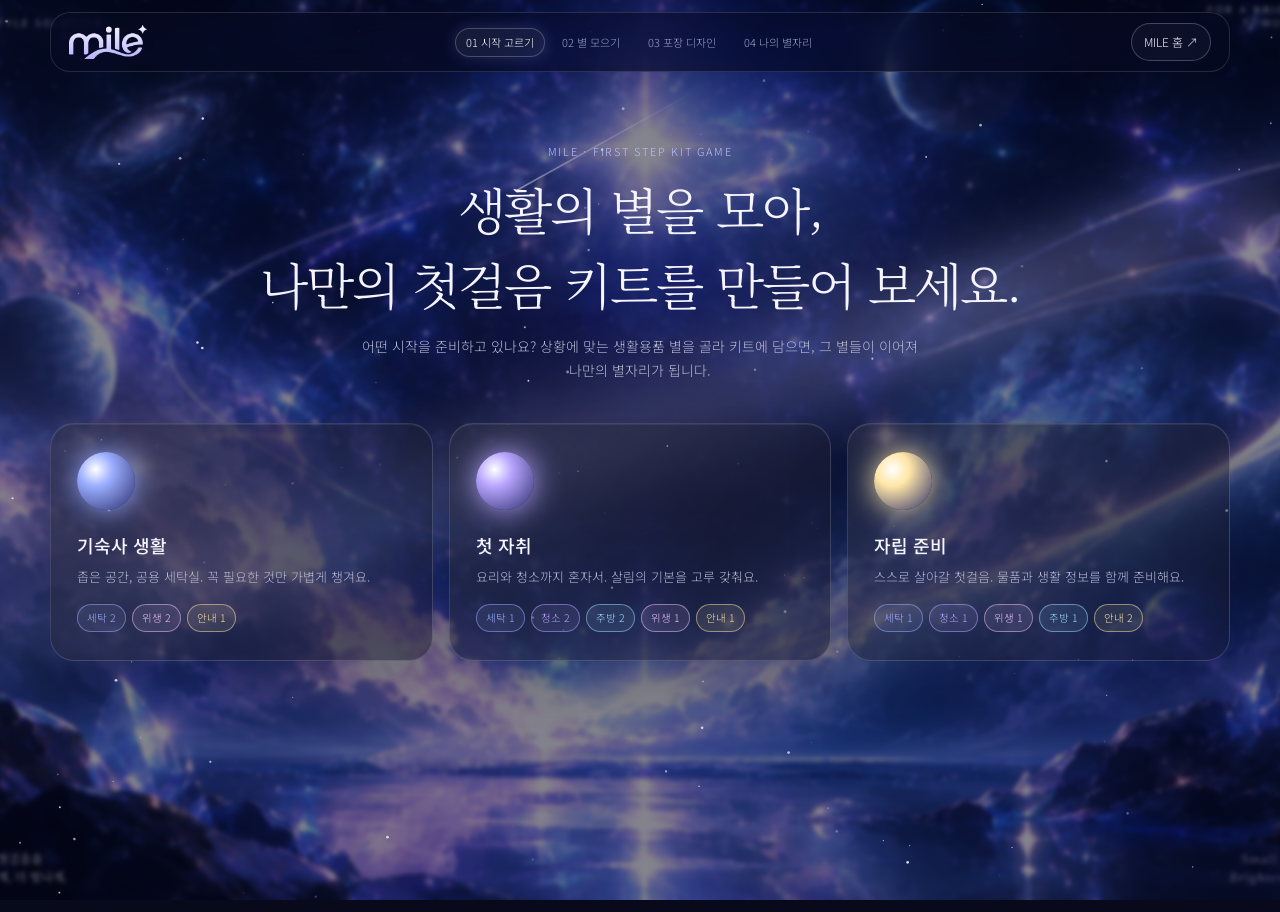
<file: kit-game.html>
<!DOCTYPE html>
<html lang="ko">
<head>
<meta charset="UTF-8">
<meta name="viewport" content="width=device-width, initial-scale=1.0">
<meta name="theme-color" content="#080a1b">
<title>MILE — 나만의 별자리 키트 만들기</title>
<meta name="description" content="생활용품 별을 모아 나만의 첫걸음 키트를 디자인해 보세요.">

<link rel="preconnect" href="https://fonts.googleapis.com">
<link rel="preconnect" href="https://fonts.gstatic.com" crossorigin>
<link href="https://fonts.googleapis.com/css2?family=DM+Sans:wght@300;400;500;600&family=Noto+Sans+KR:wght@300;400;500;600;700&family=Noto+Serif+KR:wght@300;400;500&display=swap" rel="stylesheet">

<style>
:root {
  --bg: #080a1b;
  --panel-border: rgba(220,225,255,.16);
  --white: #f5f4ff;
  --muted: #b7bbd5;
  --lavender: #c5c6ff;
  --serif: "Noto Serif KR", serif;
  --sans: "Noto Sans KR", sans-serif;

  /* 카테고리 색 (메인 페이지 팔레트에서 파생) */
  --laundry: #9baeff;
  --cleaning: #b9a6ff;
  --hygiene: #f0c4ff;
  --kitchen: #9fe0ff;
  --guide: #ffe6a6;
}

* { box-sizing: border-box; }

body {
  margin: 0;
  min-height: 100svh;
  background: var(--bg);
  color: var(--white);
  font-family: var(--sans);
  font-weight: 300;
  line-height: 1.7;
  overflow-x: hidden;
}

a { color: inherit; text-decoration: none; }
button { font: inherit; color: inherit; cursor: pointer; -webkit-tap-highlight-color: transparent; }
::selection { background: #aaaaff55; color: white; }

/* 우주 배경 + 은하수 */
.sky {
  position: fixed;
  inset: 0;
  z-index: -2;
  overflow: hidden;
  background: var(--bg);
}

.sky img {
  position: absolute;
  inset: -4%;
  width: 108%;
  height: 108%;
  object-fit: cover;
  opacity: .5;
  filter: blur(2px) saturate(1.1);
  animation: skyDrift 50s ease-in-out infinite alternate;
}

.sky::before {
  content: "";
  position: absolute;
  inset: 0;
  background: radial-gradient(ellipse at 50% 30%, rgba(10,12,40,.35), rgba(6,8,24,.85) 80%);
}

.milky-way {
  position: absolute;
  left: -30%;
  top: 30%;
  width: 160%;
  height: 34%;
  rotate: -18deg;
  background:
    radial-gradient(ellipse 50% 45% at 50% 50%, rgba(214,206,255,.22), transparent 70%),
    radial-gradient(ellipse 30% 30% at 30% 55%, rgba(155,174,255,.18), transparent 70%),
    radial-gradient(ellipse 25% 30% at 72% 45%, rgba(240,196,255,.16), transparent 70%);
  filter: blur(20px);
  mix-blend-mode: screen;
  animation: milkyFlow 18s ease-in-out infinite alternate;
}

#twinkle {
  position: absolute;
  inset: 0;
  width: 100%;
  height: 100%;
}

/* 상단 바 */
.topbar {
  position: sticky;
  top: 0;
  z-index: 10;
  display: flex;
  align-items: center;
  justify-content: space-between;
  gap: 16px;
  width: min(1180px, calc(100% - 24px));
  margin: 12px auto 0;
  padding: 10px 18px;
  border: 1px solid rgba(255,255,255,.13);
  border-radius: 20px;
  background: rgba(9,11,30,.62);
  backdrop-filter: blur(20px) saturate(150%);
  -webkit-backdrop-filter: blur(20px) saturate(150%);
}

.topbar img { display: block; width: 78px; height: auto; }

.steps {
  display: flex;
  gap: 6px;
  font-size: 11px;
  color: #9da2c4;
}

.steps span {
  padding: 4px 10px;
  border-radius: 999px;
  border: 1px solid transparent;
  transition: all .4s;
}

.steps span.on {
  color: white;
  border-color: #d9ddff40;
  background: #ffffff10;
  box-shadow: 0 0 16px #a9b4ff30;
}

.home-link {
  font-size: 12px;
  padding: 8px 12px;
  border-radius: 999px;
  border: 1px solid #d9ddff42;
  background: #ffffff08;
  white-space: nowrap;
}

main {
  width: min(1180px, calc(100% - 24px));
  margin: 0 auto;
  padding: 34px 0 60px;
}

.screen { display: none; animation: screenIn .7s cubic-bezier(.2,.75,.25,1) both; }
.screen.active { display: block; }

.eyebrow {
  color: #b9c1ff;
  font-size: 11px;
  letter-spacing: .16em;
  margin-bottom: 10px;
}

h1, h2 {
  font-family: var(--serif);
  font-weight: 300;
  letter-spacing: -.04em;
  line-height: 1.5;
  margin: 0;
  word-break: keep-all;
}

h1 { font-size: clamp(28px, 4.6vw, 50px); }
h2 { font-size: clamp(22px, 3vw, 32px); }

.lead {
  color: var(--muted);
  font-size: 14px;
  margin: 14px 0 0;
  word-break: keep-all;
}

.glass {
  background: linear-gradient(135deg, #ffffff14, #ffffff05), rgba(10,12,36,.5);
  border: 1px solid var(--panel-border);
  backdrop-filter: blur(22px) saturate(140%);
  -webkit-backdrop-filter: blur(22px) saturate(140%);
  box-shadow: inset 0 1px 0 #ffffff12, 0 18px 60px #02030e30;
}

.btn {
  position: relative;
  display: inline-flex;
  align-items: center;
  gap: 8px;
  padding: 13px 24px;
  border-radius: 999px;
  border: 1px solid #dfe3ff55;
  background: linear-gradient(135deg, #8f8cff45, #6b84ff22);
  box-shadow: 0 0 26px #9a9cff40, inset 0 1px 0 #ffffff30;
  font-size: 14px;
  overflow: hidden;
  transition: transform .3s, box-shadow .3s, opacity .3s;
}

.btn:hover:not(:disabled) { transform: translateY(-2px); box-shadow: 0 0 40px #a9abff70, inset 0 1px 0 #ffffff40; }
.btn:disabled { opacity: .4; cursor: not-allowed; }

.btn::after {
  content: "";
  position: absolute;
  inset: 0;
  background: linear-gradient(115deg, transparent 30%, #ffffff45 50%, transparent 70%);
  translate: -120% 0;
  animation: btnShine 4s ease-in-out 1s infinite;
}

.btn.ghost { background: #ffffff08; box-shadow: none; }
.btn.ghost::after { display: none; }

/* 1단계: 시작 선택 */
.intro { text-align: center; padding-top: 4vh; }
.intro .lead { max-width: 560px; margin-inline: auto; }

.start-grid {
  display: grid;
  grid-template-columns: repeat(3, 1fr);
  gap: 16px;
  margin-top: 40px;
  text-align: left;
}

.start-card {
  position: relative;
  padding: 28px 26px;
  border-radius: 24px;
  overflow: hidden;
  text-align: left;
  transition: transform .4s, border-color .4s;
}

.start-card:hover { transform: translateY(-6px); border-color: #d9ddff55; }

.start-card .planet {
  width: 58px;
  height: 58px;
  border-radius: 50%;
  margin-bottom: 20px;
  background: radial-gradient(circle at 32% 30%, #fff 0%, var(--c) 30%, #2a2c6b 100%);
  box-shadow: 0 0 30px var(--c);
  animation: planetFloat 5s ease-in-out infinite alternate;
}

.start-card h3 { margin: 0 0 6px; font-size: 18px; font-weight: 500; }
.start-card p { margin: 0; font-size: 13px; color: var(--muted); word-break: keep-all; }

.start-card .needs {
  display: flex;
  flex-wrap: wrap;
  gap: 6px;
  margin-top: 16px;
}

.chip {
  font-size: 10.5px;
  padding: 4px 9px;
  border-radius: 999px;
  border: 1px solid color-mix(in srgb, var(--c) 50%, transparent);
  color: var(--c);
  background: color-mix(in srgb, var(--c) 10%, transparent);
  white-space: nowrap;
}

/* 2단계: 별 모으기 */
.build {
  display: grid;
  grid-template-columns: 1.25fr .95fr;
  gap: 20px;
  margin-top: 26px;
  align-items: start;
}

.galaxy {
  padding: 22px;
  border-radius: 26px;
}

.cluster + .cluster { margin-top: 18px; }

.cluster-title {
  display: flex;
  align-items: center;
  gap: 8px;
  font-size: 12px;
  color: var(--c);
  letter-spacing: .06em;
  margin-bottom: 10px;
}

.cluster-title::before {
  content: "";
  width: 8px;
  height: 8px;
  border-radius: 50%;
  background: var(--c);
  box-shadow: 0 0 10px var(--c);
}

.stars-row {
  display: grid;
  grid-template-columns: repeat(4, 1fr);
  gap: 10px;
}

.item-star {
  position: relative;
  display: flex;
  flex-direction: column;
  align-items: center;
  gap: 6px;
  padding: 12px 6px 10px;
  border-radius: 18px;
  border: 1px solid #ffffff14;
  background: #ffffff06;
  font-size: 12px;
  text-align: center;
  word-break: keep-all;
  line-height: 1.35;
  transition: transform .3s, border-color .3s, background .3s, box-shadow .3s;
  animation: starBob 4s ease-in-out var(--d) infinite alternate;
}

.item-star .orb {
  display: grid;
  place-items: center;
  width: 46px;
  height: 46px;
  border-radius: 50%;
  font-size: 22px;
  background: radial-gradient(circle, color-mix(in srgb, var(--c) 40%, transparent), transparent 70%);
  transition: box-shadow .3s, background .3s;
}

.item-star:hover { transform: translateY(-3px); border-color: color-mix(in srgb, var(--c) 60%, transparent); }

.item-star.picked {
  border-color: var(--c);
  background: color-mix(in srgb, var(--c) 14%, transparent);
  box-shadow: 0 0 22px color-mix(in srgb, var(--c) 45%, transparent);
}

.item-star.picked .orb {
  background: radial-gradient(circle, color-mix(in srgb, var(--c) 80%, white) 0%, color-mix(in srgb, var(--c) 40%, transparent) 45%, transparent 72%);
  box-shadow: 0 0 26px var(--c);
}

.item-star.picked::after {
  content: "✦";
  position: absolute;
  top: 6px;
  right: 9px;
  font-size: 11px;
  color: var(--c);
}

.item-star.shake { animation: shake .4s; }

.kit-panel {
  position: sticky;
  top: 96px;
  padding: 22px;
  border-radius: 26px;
}

.kit-head {
  display: flex;
  justify-content: space-between;
  align-items: baseline;
  gap: 10px;
}

.kit-head h2 { font-size: 20px; }

.count {
  font-family: "DM Sans", sans-serif;
  font-size: 13px;
  color: var(--lavender);
}

.sky-box {
  position: relative;
  margin: 14px 0;
  border-radius: 20px;
  overflow: hidden;
  background:
    radial-gradient(ellipse at 50% 40%, #2a2a6e, #0d0f2a 75%);
  border: 1px solid #ffffff14;
  aspect-ratio: 4 / 3;
}

.sky-box svg { display: block; width: 100%; height: 100%; }

.meters { display: grid; gap: 8px; }

.meter {
  display: grid;
  grid-template-columns: 52px 1fr 34px;
  align-items: center;
  gap: 10px;
  font-size: 11.5px;
  color: var(--muted);
}

.meter .bar {
  height: 6px;
  border-radius: 999px;
  background: #ffffff10;
  overflow: hidden;
}

.meter .fill {
  height: 100%;
  width: 0;
  border-radius: inherit;
  background: linear-gradient(90deg, color-mix(in srgb, var(--c) 50%, transparent), var(--c));
  box-shadow: 0 0 12px var(--c);
  transition: width .6s cubic-bezier(.2,.75,.25,1);
}

.meter .num { text-align: right; font-family: "DM Sans", sans-serif; color: var(--c); }

.hint {
  min-height: 42px;
  margin: 14px 0 16px;
  font-size: 12.5px;
  color: #d4d6f0;
  word-break: keep-all;
}

.actions { display: flex; gap: 10px; flex-wrap: wrap; }

/* 3단계: 포장 디자인 */
.design {
  display: grid;
  grid-template-columns: 1.1fr .9fr;
  gap: 20px;
  margin-top: 26px;
  align-items: start;
}

.box-stage {
  padding: 26px;
  border-radius: 26px;
  display: grid;
  place-items: center;
}

.box-stage svg { width: 100%; max-width: 520px; height: auto; animation: boxFloat 6s ease-in-out infinite alternate; }

.options { padding: 24px; border-radius: 26px; }

.opt + .opt { margin-top: 22px; }

.opt label, .opt .label {
  display: block;
  font-size: 12px;
  color: #b9c1ff;
  letter-spacing: .08em;
  margin-bottom: 10px;
}

.swatches, .patterns { display: flex; flex-wrap: wrap; gap: 10px; }

.swatch {
  width: 44px;
  height: 44px;
  border-radius: 50%;
  border: 2px solid transparent;
  background: linear-gradient(145deg, var(--a), var(--b));
  box-shadow: 0 0 0 1px #ffffff25;
  transition: transform .25s, box-shadow .25s;
}

.swatch.on { border-color: white; box-shadow: 0 0 20px var(--a); transform: scale(1.08); }

.pattern-btn {
  padding: 9px 14px;
  border-radius: 999px;
  border: 1px solid #d9ddff30;
  background: #ffffff08;
  font-size: 12.5px;
  transition: all .25s;
}

.pattern-btn.on { border-color: #e9ebff; background: #ffffff1c; box-shadow: 0 0 16px #a9b4ff40; }

.name-input {
  width: 100%;
  padding: 12px 16px;
  border-radius: 14px;
  border: 1px solid #d9ddff30;
  background: #0b0d26aa;
  color: white;
  font: inherit;
  font-size: 14px;
  outline: none;
}

.name-input:focus { border-color: #d9ddff80; box-shadow: 0 0 18px #a9b4ff30; }

/* 4단계: 결과 */
.result {
  display: grid;
  grid-template-columns: 1fr 1fr;
  gap: 20px;
  margin-top: 26px;
  align-items: center;
}

.result-card { padding: 28px; border-radius: 26px; }

.rating {
  font-size: 28px;
  letter-spacing: 4px;
  margin: 10px 0 4px;
}

.rating .lit { color: #fff3c4; text-shadow: 0 0 14px #ffe6a6; }
.rating .dim { color: #ffffff25; }

.score {
  font-family: "DM Sans", sans-serif;
  color: var(--lavender);
  font-size: 13px;
}

.feedback {
  margin: 18px 0 0;
  padding: 0;
  list-style: none;
  font-size: 13px;
  color: #d4d6f0;
  word-break: keep-all;
}

.feedback li { padding-left: 18px; position: relative; }
.feedback li + li { margin-top: 8px; }
.feedback li::before { content: "✦"; position: absolute; left: 0; color: var(--lavender); font-size: 10px; top: 4px; }

.picked-list {
  display: flex;
  flex-wrap: wrap;
  gap: 6px;
  margin-top: 18px;
}

.result .actions { margin-top: 24px; }

/* 별 폭죽 */
.burst {
  position: fixed;
  z-index: 50;
  pointer-events: none;
  font-size: 14px;
  color: var(--c, #fff);
  text-shadow: 0 0 10px currentColor;
  animation: burst .9s ease-out forwards;
}

@keyframes skyDrift { to { transform: scale(1.06) translate3d(-1%, -1%, 0); } }
@keyframes milkyFlow { from { opacity: .6; translate: -3% 0; } to { opacity: 1; translate: 3% -2%; } }
@keyframes screenIn { from { opacity: 0; transform: translateY(16px); } to { opacity: 1; transform: none; } }
@keyframes planetFloat { to { transform: translateY(-6px); } }
@keyframes starBob { to { translate: 0 -3px; } }
@keyframes boxFloat { to { transform: translateY(-8px); } }
@keyframes btnShine { 0%, 60% { translate: -120% 0; } 100% { translate: 120% 0; } }
@keyframes shake { 0%, 100% { translate: 0; } 25% { translate: -5px 0; } 75% { translate: 5px 0; } }
@keyframes burst {
  from { opacity: 1; transform: translate(0, 0) scale(1); }
  to { opacity: 0; transform: translate(var(--x), var(--y)) scale(.4); }
}
@keyframes lineDraw { to { stroke-dashoffset: 0; } }
@keyframes starPop { from { transform: scale(0); } 70% { transform: scale(1.3); } to { transform: scale(1); } }
@keyframes glowPulse { from { opacity: .45; } to { opacity: 1; } }

/* 휴대폰: 별을 고르는 동안 아래에 진행 막대 표시 */
.mobile-bar {
  position: fixed;
  z-index: 20;
  left: 12px;
  right: 12px;
  bottom: 12px;
  display: none;
  align-items: center;
  justify-content: space-between;
  gap: 12px;
  padding: 10px 10px 10px 18px;
  border-radius: 999px;
  font-size: 13px;
}

.mobile-bar .mini-stars { letter-spacing: 2px; color: #ffe6a6; text-shadow: 0 0 8px #ffe6a6; }
.mobile-bar .btn { padding: 10px 16px; font-size: 13px; }

@media (max-width: 900px) {
  .build, .design, .result { grid-template-columns: 1fr; }
  body.building .mobile-bar { display: flex; }
  body.building main { padding-bottom: 100px; }
  .kit-panel { position: static; }
  .start-grid { grid-template-columns: 1fr; }
}

@media (max-width: 560px) {
  .steps { display: none; }
  .stars-row { grid-template-columns: repeat(2, 1fr); }
  .galaxy, .kit-panel, .options, .result-card, .box-stage { padding: 18px; }
}

@media (prefers-reduced-motion: reduce) {
  *, *::before, *::after { animation: none !important; transition-duration: .01ms !important; }
}
</style>
</head>

<body>
<div class="sky" aria-hidden="true">
  <img src="assets/mile-cosmos.webp" alt="">
  <div class="milky-way"></div>
  <canvas id="twinkle"></canvas>
</div>

<header class="topbar">
  <a href="index.html" aria-label="MILE 홈으로"><img src="assets/mile-logo-light.png" alt="MILE"></a>
  <div class="steps" id="steps">
    <span data-step="start">01 시작 고르기</span>
    <span data-step="build">02 별 모으기</span>
    <span data-step="design">03 포장 디자인</span>
    <span data-step="result">04 나의 별자리</span>
  </div>
  <a class="home-link" href="index.html">MILE 홈 ↗</a>
</header>

<main>
  <!-- 1. 시작 고르기 -->
  <section class="screen intro" id="screen-start">
    <div class="eyebrow">MILE · FIRST STEP KIT GAME</div>
    <h1>생활의 별을 모아,<br>나만의 첫걸음 키트를 만들어 보세요.</h1>
    <p class="lead">어떤 시작을 준비하고 있나요? 상황에 맞는 생활용품 별을 골라 키트에 담으면, 그 별들이 이어져 나만의 별자리가 됩니다.</p>
    <div class="start-grid" id="startGrid"></div>
  </section>

  <!-- 2. 별 모으기 -->
  <section class="screen" id="screen-build">
    <div class="eyebrow" id="buildEyebrow"></div>
    <h2>은하수에서 필요한 별을 골라 키트에 담아 보세요.</h2>
    <p class="lead">최대 8개까지 담을 수 있어요. 다시 누르면 키트에서 뺄 수 있습니다.</p>

    <div class="build">
      <div class="galaxy glass" id="galaxy"></div>

      <aside class="kit-panel glass">
        <div class="kit-head">
          <h2>나의 키트 별자리</h2>
          <span class="count"><span id="count">0</span> / 8</span>
        </div>
        <div class="sky-box"><svg id="kitSky" viewBox="0 0 400 300" aria-label="선택한 물품으로 만든 별자리"></svg></div>
        <div class="meters" id="meters"></div>
        <p class="hint" id="hint"></p>
        <div class="actions">
          <button class="btn ghost" id="backToStart">← 시작 다시 고르기</button>
          <button class="btn" id="toDesign" disabled>포장 디자인하기 ✦</button>
        </div>
      </aside>
    </div>
  </section>

  <!-- 3. 포장 디자인 -->
  <section class="screen" id="screen-design">
    <div class="eyebrow">03 · 포장 디자인</div>
    <h2>밤하늘을 닮은 키트 상자를 꾸며 보세요.</h2>

    <div class="design">
      <div class="box-stage glass"><svg id="boxPreview" viewBox="0 0 520 400" aria-label="키트 상자 미리보기"></svg></div>

      <div class="options glass">
        <div class="opt">
          <span class="label">상자 색</span>
          <div class="swatches" id="swatches"></div>
        </div>
        <div class="opt">
          <span class="label">무늬</span>
          <div class="patterns" id="patterns"></div>
        </div>
        <div class="opt">
          <label for="kitName">키트 이름</label>
          <input class="name-input" id="kitName" maxlength="16" placeholder="예) 반짝이는 첫 자취">
        </div>
        <div class="opt actions">
          <button class="btn ghost" id="backToBuild">← 별 다시 고르기</button>
          <button class="btn" id="toResult">별자리 완성하기 ✦</button>
        </div>
      </div>
    </div>
  </section>

  <!-- 4. 결과 -->
  <section class="screen" id="screen-result">
    <div class="eyebrow">04 · 나의 별자리</div>
    <div class="result">
      <div class="box-stage glass"><svg id="boxFinal" viewBox="0 0 520 400" aria-label="완성된 키트 상자"></svg></div>
      <div class="result-card glass">
        <h2 id="constName"></h2>
        <div class="rating" id="rating"></div>
        <div class="score" id="score"></div>
        <ul class="feedback" id="feedback"></ul>
        <div class="picked-list" id="pickedList"></div>
        <div class="actions">
          <button class="btn" id="replay">새 키트 만들기 ✦</button>
          <a class="btn ghost" href="index.html">MILE 홈으로</a>
        </div>
      </div>
    </div>
  </section>
</main>

<div class="mobile-bar glass" aria-live="polite">
  <span><span class="mini-stars" id="miniStars"></span> <span id="miniCount">0</span> / 8</span>
  <button class="btn" id="toDesignMobile" disabled>포장 디자인 ✦</button>
</div>

<script>
(() => {
  // ───── 데이터 ─────
  const CATEGORIES = {
    laundry:  { name: "세탁", color: "var(--laundry)",  hex: "#9baeff" },
    cleaning: { name: "청소", color: "var(--cleaning)", hex: "#b9a6ff" },
    hygiene:  { name: "위생", color: "var(--hygiene)",  hex: "#f0c4ff" },
    kitchen:  { name: "주방", color: "var(--kitchen)",  hex: "#9fe0ff" },
    guide:    { name: "안내", color: "var(--guide)",    hex: "#ffe6a6" }
  };

  const ITEMS = [
    { id: "detergent", name: "세탁 세제", icon: "🧴", cat: "laundry" },
    { id: "softener", name: "섬유유연제", icon: "🌸", cat: "laundry" },
    { id: "net", name: "빨래망", icon: "🧺", cat: "laundry" },
    { id: "pegs", name: "빨래 집게", icon: "📎", cat: "laundry" },

    { id: "cleaner", name: "다용도 세정제", icon: "🪣", cat: "cleaning" },
    { id: "mop", name: "청소포", icon: "🧹", cat: "cleaning" },
    { id: "gloves", name: "고무장갑", icon: "🧤", cat: "cleaning" },
    { id: "bags", name: "쓰레기봉투", icon: "🗑️", cat: "cleaning" },

    { id: "tooth", name: "칫솔·치약", icon: "🪥", cat: "hygiene" },
    { id: "wash", name: "샴푸·바디워시", icon: "🧼", cat: "hygiene" },
    { id: "tissue", name: "두루마리 휴지", icon: "🧻", cat: "hygiene" },
    { id: "wipes", name: "물티슈", icon: "💧", cat: "hygiene" },

    { id: "dish", name: "주방 세제", icon: "🫧", cat: "kitchen" },
    { id: "sponge", name: "수세미", icon: "🧽", cat: "kitchen" },
    { id: "towel", name: "행주", icon: "🍽️", cat: "kitchen" },
    { id: "container", name: "밀폐 용기", icon: "🥡", cat: "kitchen" },

    { id: "minibook", name: "사용법 미니북", icon: "📘", cat: "guide" },
    { id: "qr", name: "QR 안내 카드", icon: "📱", cat: "guide" },
    { id: "measure", name: "계량컵·스푼", icon: "🥄", cat: "guide" },
    { id: "checklist", name: "생활 체크리스트", icon: "📝", cat: "guide" }
  ];

  const STARTS = [
    {
      id: "dorm", title: "기숙사 생활", color: "#9baeff",
      desc: "좁은 공간, 공용 세탁실. 꼭 필요한 것만 가볍게 챙겨요.",
      needs: { laundry: 2, hygiene: 2, guide: 1 }
    },
    {
      id: "home", title: "첫 자취", color: "#b9a6ff",
      desc: "요리와 청소까지 혼자서. 살림의 기본을 고루 갖춰요.",
      needs: { laundry: 1, cleaning: 2, kitchen: 2, hygiene: 1, guide: 1 }
    },
    {
      id: "indep", title: "자립 준비", color: "#ffe6a6",
      desc: "스스로 살아갈 첫걸음. 물품과 생활 정보를 함께 준비해요.",
      needs: { laundry: 1, cleaning: 1, hygiene: 1, kitchen: 1, guide: 2 }
    }
  ];

  const BOX_COLORS = [
    { id: "violet", name: "은하 보라", a: "#7d6bff", b: "#2b237a" },
    { id: "dawn", name: "새벽 파랑", a: "#5f8cff", b: "#1b2a6e" },
    { id: "lavender", name: "별빛 라벤더", a: "#c5b8ff", b: "#5b4fb8" },
    { id: "night", name: "깊은 밤", a: "#3a3f8f", b: "#0c0e2a" }
  ];

  const PATTERNS = [
    { id: "milky", name: "은하수" },
    { id: "dots", name: "별 가루" },
    { id: "moon", name: "초승달" }
  ];

  const MAX = 8;
  // 키트 하늘 안 별자리 자리 (위치가 고정되어 매번 보기 좋은 모양이 됨)
  const SPOTS = [[70, 210], [125, 120], [200, 160], [262, 78], [330, 132], [300, 225], [205, 250], [120, 260]];

  const state = { start: null, picked: [], color: BOX_COLORS[0], pattern: PATTERNS[0], name: "" };

  const $ = (id) => document.getElementById(id);

  // ───── 화면 전환 ─────
  const show = (step) => {
    document.querySelectorAll(".screen").forEach(s => s.classList.toggle("active", s.id === `screen-${step}`));
    document.querySelectorAll("#steps span").forEach(s => s.classList.toggle("on", s.dataset.step === step));
    document.body.classList.toggle("building", step === "build");
    window.scrollTo({ top: 0, behavior: "smooth" });
  };

  // ───── 1. 시작 고르기 ─────
  $("startGrid").innerHTML = STARTS.map(s => `
    <button class="start-card glass" data-start="${s.id}" style="--c:${s.color}">
      <div class="planet"></div>
      <h3>${s.title}</h3>
      <p>${s.desc}</p>
      <div class="needs">
        ${Object.entries(s.needs).map(([c, n]) =>
          `<span class="chip" style="--c:${CATEGORIES[c].hex}">${CATEGORIES[c].name} ${n}</span>`).join("")}
      </div>
    </button>`).join("");

  $("startGrid").addEventListener("click", (e) => {
    const card = e.target.closest("[data-start]");
    if (!card) return;
    state.start = STARTS.find(s => s.id === card.dataset.start);
    $("buildEyebrow").textContent = `02 · 별 모으기 — ${state.start.title}`;
    renderBuild();
    show("build");
  });

  // ───── 2. 별 모으기 ─────
  const renderGalaxy = () => {
    $("galaxy").innerHTML = Object.entries(CATEGORIES).map(([key, c]) => `
      <div class="cluster" style="--c:${c.hex}">
        <div class="cluster-title">${c.name} 성단</div>
        <div class="stars-row">
          ${ITEMS.filter(i => i.cat === key).map((i, n) => `
            <button class="item-star ${state.picked.includes(i.id) ? "picked" : ""}"
                    data-item="${i.id}" style="--c:${c.hex};--d:${(n * .37).toFixed(2)}s"
                    aria-pressed="${state.picked.includes(i.id)}">
              <span class="orb">${i.icon}</span>${i.name}
            </button>`).join("")}
        </div>
      </div>`).join("");
  };

  const counts = () => {
    const out = Object.fromEntries(Object.keys(CATEGORIES).map(k => [k, 0]));
    state.picked.forEach(id => out[ITEMS.find(i => i.id === id).cat]++);
    return out;
  };

  const renderMeters = () => {
    const c = counts();
    $("meters").innerHTML = Object.entries(CATEGORIES).map(([key, cat]) => {
      const need = state.start.needs[key] || 0;
      const pct = need ? Math.min(c[key] / need, 1) * 100 : Math.min(c[key] * 34, 100);
      return `
        <div class="meter" style="--c:${cat.hex}">
          <span>${cat.name}</span>
          <div class="bar"><div class="fill" style="width:${pct}%"></div></div>
          <span class="num">${c[key]}${need ? "/" + need : ""}</span>
        </div>`;
    }).join("");
  };

  const renderHint = () => {
    const c = counts();
    const missing = Object.entries(state.start.needs).filter(([k, n]) => c[k] < n);
    let text;
    if (!state.picked.length) text = "별을 하나 골라 첫 빛을 밝혀 보세요.";
    else if (state.picked.length === MAX) text = "키트가 가득 찼어요! 이제 포장을 꾸며 볼까요?";
    else if (missing.length) {
      const [k, n] = missing[0];
      text = `✦ ${state.start.title}에는 ${CATEGORIES[k].name} 별이 ${n - c[k]}개 더 있으면 좋아요.`;
    } else text = "필요한 별을 모두 모았어요. 남은 자리는 자유롭게 채워도 좋아요.";
    $("hint").textContent = text;
  };

  // 선택한 별들이 이어져 별자리가 되는 키트 하늘
  const constellationSVG = (picked, opts = {}) => {
    const scale = opts.scale || 1;
    const ox = opts.x || 0, oy = opts.y || 0;
    const pts = picked.map((id, n) => {
      const [x, y] = SPOTS[n];
      return { x: ox + x * scale, y: oy + y * scale, item: ITEMS.find(i => i.id === id) };
    });
    const lines = pts.slice(1).map((p, n) => {
      const a = pts[n];
      const len = Math.hypot(p.x - a.x, p.y - a.y);
      return `<line x1="${a.x}" y1="${a.y}" x2="${p.x}" y2="${p.y}" stroke="#dfe3ff" stroke-opacity=".55"
                stroke-width="${1.2 * scale}" stroke-dasharray="${len}" stroke-dashoffset="${opts.animate === n ? len : 0}"
                style="${opts.animate === n ? "animation: lineDraw .7s ease-out forwards" : ""}"/>`;
    }).join("");
    const stars = pts.map((p, n) => {
      const hex = CATEGORIES[p.item.cat].hex;
      const pop = opts.animate === n - 1 || (n === 0 && opts.animate === -1);
      return `
        <g style="transform-origin:${p.x}px ${p.y}px;${pop ? "animation: starPop .6s ease-out both" : ""}">
          <circle cx="${p.x}" cy="${p.y}" r="${16 * scale}" fill="${hex}" opacity=".22"
                  style="animation: glowPulse ${2 + n * .3}s ease-in-out infinite alternate"/>
          <circle cx="${p.x}" cy="${p.y}" r="${4.2 * scale}" fill="#fff"/>
          <circle cx="${p.x}" cy="${p.y}" r="${7 * scale}" fill="none" stroke="${hex}" stroke-width="${1.2 * scale}"/>
          ${opts.labels ? `<text x="${p.x}" y="${p.y - 13 * scale}" text-anchor="middle" font-size="${14 * scale}">${p.item.icon}</text>` : ""}
        </g>`;
    }).join("");
    return lines + stars;
  };

  const backgroundStars = (w, h, n, seed) => {
    let s = seed;
    const rand = () => (s = (s * 9301 + 49297) % 233280) / 233280;
    return Array.from({ length: n }, () => {
      const r = rand() * 1.1 + .3;
      return `<circle cx="${(rand() * w).toFixed(1)}" cy="${(rand() * h).toFixed(1)}" r="${r.toFixed(2)}" fill="#fff"
                opacity="${(rand() * .6 + .2).toFixed(2)}" style="animation: glowPulse ${(rand() * 3 + 1.5).toFixed(1)}s ease-in-out ${(-rand() * 3).toFixed(1)}s infinite alternate"/>`;
    }).join("");
  };

  const renderKitSky = (animate) => {
    const empty = !state.picked.length
      ? `<text x="200" y="155" text-anchor="middle" fill="#b7bbd5" font-size="13">아직 비어 있는 밤하늘</text>`
      : "";
    $("kitSky").innerHTML = `
      <defs>
        <linearGradient id="mw" x1="0" y1="1" x2="1" y2="0">
          <stop offset="0" stop-color="#9baeff" stop-opacity="0"/>
          <stop offset=".5" stop-color="#d6ceff" stop-opacity=".22"/>
          <stop offset="1" stop-color="#f0c4ff" stop-opacity="0"/>
        </linearGradient>
      </defs>
      <rect x="-60" y="110" width="520" height="80" fill="url(#mw)" transform="rotate(-22 200 150)" style="filter: blur(6px)"/>
      ${backgroundStars(400, 300, 60, 7)}
      ${constellationSVG(state.picked, { animate, labels: true })}
      ${empty}`;
  };

  const renderBuild = (animate) => {
    renderGalaxy();
    renderMeters();
    renderHint();
    renderKitSky(animate);
    $("count").textContent = state.picked.length;
    $("toDesign").disabled = $("toDesignMobile").disabled = state.picked.length < 3;
    $("miniCount").textContent = state.picked.length;
    $("miniStars").textContent = "✦".repeat(state.picked.length) + "·".repeat(MAX - state.picked.length);
  };

  const sparkle = (el, hex) => {
    const r = el.getBoundingClientRect();
    for (let i = 0; i < 10; i++) {
      const s = document.createElement("span");
      s.className = "burst";
      s.textContent = i % 2 ? "✦" : "·";
      const a = Math.random() * Math.PI * 2, d = 30 + Math.random() * 40;
      s.style.cssText = `left:${r.left + r.width / 2}px;top:${r.top + r.height / 2}px;--c:${hex};--x:${Math.cos(a) * d}px;--y:${Math.sin(a) * d}px`;
      document.body.appendChild(s);
      setTimeout(() => s.remove(), 950);
    }
  };

  $("galaxy").addEventListener("click", (e) => {
    const btn = e.target.closest("[data-item]");
    if (!btn) return;
    const id = btn.dataset.item;
    const at = state.picked.indexOf(id);
    if (at >= 0) {
      state.picked.splice(at, 1);
      renderBuild();
      return;
    }
    if (state.picked.length >= MAX) {
      btn.classList.add("shake");
      setTimeout(() => btn.classList.remove("shake"), 400);
      return;
    }
    state.picked.push(id);
    sparkle(btn, CATEGORIES[ITEMS.find(i => i.id === id).cat].hex);
    renderBuild(state.picked.length - 2);
  });

  $("backToStart").addEventListener("click", () => show("start"));
  $("toDesign").addEventListener("click", () => { renderDesign(); show("design"); });
  $("toDesignMobile").addEventListener("click", () => { renderDesign(); show("design"); });

  // ───── 3. 포장 디자인 ─────
  const patternDefs = (p) => {
    if (p === "milky") return `
      <path d="M-20 300 C 120 220, 260 260, 540 90" stroke="#ffffff" stroke-opacity=".16" stroke-width="60" fill="none" style="filter: blur(14px)"/>
      <path d="M-20 300 C 120 220, 260 260, 540 90" stroke="#f0e9ff" stroke-opacity=".22" stroke-width="16" fill="none" style="filter: blur(5px)"/>`;
    if (p === "dots") return backgroundStars(520, 400, 70, 21);
    return Array.from({ length: 7 }, (_, n) => {
      const x = 60 + (n * 73) % 420, y = 120 + (n * 97) % 220, r = 9 + (n % 3) * 4;
      return `<path d="M${x} ${y - r} a${r} ${r} 0 1 0 ${r * .9} ${r * 1.6} a${r * .8} ${r * .8} 0 1 1 ${-r * .9} ${-r * 1.6}z" fill="#fff6d8" opacity=".55"/>`;
    }).join("");
  };

  // 앞면 + 뚜껑이 있는 키트 상자
  const boxSVG = (k) => {
    const { a, b } = state.color;
    const name = (state.name || defaultName()).replace(/[<>&"]/g, "");
    return `
      <defs>
        <linearGradient id="${k}-face" x1="0" y1="0" x2="1" y2="1">
          <stop offset="0" stop-color="${a}"/><stop offset="1" stop-color="${b}"/>
        </linearGradient>
        <linearGradient id="${k}-lid" x1="0" y1="0" x2="1" y2="0">
          <stop offset="0" stop-color="${a}" stop-opacity=".95"/><stop offset="1" stop-color="${b}" stop-opacity=".95"/>
        </linearGradient>
        <linearGradient id="${k}-sheen" x1="0" y1="0" x2="1" y2="0">
          <stop offset=".35" stop-color="#fff" stop-opacity="0"/>
          <stop offset=".5" stop-color="#fff" stop-opacity=".22"/>
          <stop offset=".65" stop-color="#fff" stop-opacity="0"/>
        </linearGradient>
        <clipPath id="${k}-faceClip"><rect x="40" y="100" width="440" height="270" rx="22"/></clipPath>
      </defs>
      <ellipse cx="260" cy="382" rx="210" ry="14" fill="#000" opacity=".35" style="filter: blur(6px)"/>
      <rect x="40" y="100" width="440" height="270" rx="22" fill="url(#${k}-face)"/>
      <g clip-path="url(#${k}-faceClip)">
        ${patternDefs(state.pattern.id)}
        ${constellationSVG(state.picked, { scale: .8, x: 100, y: 98 })}
        <rect x="-520" y="100" width="520" height="270" fill="url(#${k}-sheen)">
          <animate attributeName="x" values="-520;520;520" dur="5s" repeatCount="indefinite"/>
        </rect>
      </g>
      <rect x="40" y="100" width="440" height="270" rx="22" fill="none" stroke="#ffffff" stroke-opacity=".28"/>
      <path d="M28 70 Q28 56 42 56 H478 Q492 56 492 70 V104 Q492 112 484 112 H36 Q28 112 28 104Z" fill="url(#${k}-lid)" stroke="#ffffff" stroke-opacity=".3"/>
      <text x="260" y="92" text-anchor="middle" fill="#fff" font-family="DM Sans, sans-serif" font-size="22" letter-spacing="6" opacity=".95">mile ✦</text>
      <rect x="150" y="318" width="220" height="34" rx="17" fill="#0b0d26" fill-opacity=".55" stroke="#ffffff" stroke-opacity=".3"/>
      <text x="260" y="341" text-anchor="middle" fill="#fff" font-family="Noto Serif KR, serif" font-size="15">${name}</text>`;
  };

  const defaultName = () => `${state.start ? state.start.title : "첫걸음"} 키트`;

  const renderDesign = () => {
    $("swatches").innerHTML = BOX_COLORS.map(c =>
      `<button class="swatch ${c.id === state.color.id ? "on" : ""}" data-color="${c.id}" style="--a:${c.a};--b:${c.b}" title="${c.name}" aria-label="${c.name}"></button>`).join("");
    $("patterns").innerHTML = PATTERNS.map(p =>
      `<button class="pattern-btn ${p.id === state.pattern.id ? "on" : ""}" data-pattern="${p.id}">${p.name}</button>`).join("");
    $("kitName").placeholder = `예) ${defaultName()}`;
    $("boxPreview").innerHTML = boxSVG("pv");
  };

  $("swatches").addEventListener("click", (e) => {
    const b = e.target.closest("[data-color]");
    if (!b) return;
    state.color = BOX_COLORS.find(c => c.id === b.dataset.color);
    renderDesign();
  });

  $("patterns").addEventListener("click", (e) => {
    const b = e.target.closest("[data-pattern]");
    if (!b) return;
    state.pattern = PATTERNS.find(p => p.id === b.dataset.pattern);
    renderDesign();
  });

  $("kitName").addEventListener("input", (e) => {
    state.name = e.target.value.trim();
    $("boxPreview").innerHTML = boxSVG("pv");
  });

  $("backToBuild").addEventListener("click", () => { renderBuild(); show("build"); });
  $("toResult").addEventListener("click", () => { renderResult(); show("result"); });

  // ───── 4. 결과 ─────
  const CONST_NAMES = {
    laundry: "포근한 빨래자리",
    cleaning: "반짝이는 청소자리",
    hygiene: "산뜻한 아침자리",
    kitchen: "따뜻한 식탁자리",
    guide: "길잡이 북극성자리"
  };

  const evaluate = () => {
    const c = counts();
    const needs = state.start.needs;
    const needTotal = Object.values(needs).reduce((a, b) => a + b, 0);
    const met = Object.entries(needs).reduce((a, [k, n]) => a + Math.min(c[k], n), 0);
    const covered = Object.values(c).filter(v => v > 0).length;
    // 필요 충족 70점 + 고른 구성 20점 + 키트 채움 10점
    const score = Math.round(met / needTotal * 70 + covered / 5 * 20 + state.picked.length / MAX * 10);
    const top = Object.entries(c).sort((a, b) => b[1] - a[1])[0][0];
    return { c, score, top };
  };

  const renderResult = () => {
    const { c, score, top } = evaluate();
    const starsLit = score >= 90 ? 5 : score >= 75 ? 4 : score >= 60 ? 3 : score >= 40 ? 2 : 1;
    $("boxFinal").innerHTML = boxSVG("fn");
    $("constName").textContent = `${state.name || defaultName()} — ${CONST_NAMES[top]}`;
    $("rating").innerHTML = Array.from({ length: 5 }, (_, n) =>
      `<span class="${n < starsLit ? "lit" : "dim"}">★</span>`).join("");
    $("score").textContent = `별빛 점수 ${score} / 100`;

    const tips = [];
    Object.entries(state.start.needs).forEach(([k, n]) => {
      if (c[k] < n) tips.push(`${CATEGORIES[k].name} 별이 ${n - c[k]}개 더 있으면 ${state.start.title}이 한결 편해져요.`);
    });
    if (!c.guide) tips.push("사용법 미니북이나 QR 안내 카드를 더하면, 물품을 실제 생활에 바로 활용할 수 있어요.");
    if (!tips.length) tips.push(`${state.start.title}에 필요한 별을 빠짐없이 모았어요. 첫걸음이 한결 가벼워질 거예요!`);
    tips.push("작은 준비가 모여 스스로 살아가는 힘이 됩니다. — MILE");
    $("feedback").innerHTML = tips.map(t => `<li>${t}</li>`).join("");

    $("pickedList").innerHTML = state.picked.map(id => {
      const i = ITEMS.find(x => x.id === id);
      return `<span class="chip" style="--c:${CATEGORIES[i.cat].hex}">${i.icon} ${i.name}</span>`;
    }).join("");

    setTimeout(() => sparkle($("rating"), "#ffe6a6"), 400);
  };

  $("replay").addEventListener("click", () => {
    state.picked = [];
    state.name = "";
    $("kitName").value = "";
    show("start");
  });

  show("start");

  // ───── 반짝이는 배경 별 ─────
  const reduced = window.matchMedia("(prefers-reduced-motion: reduce)").matches;
  const canvas = $("twinkle");
  const ctx = canvas.getContext("2d");
  let stars = [], w, h, meteor = null, nextMeteor = 0;

  const resize = () => {
    const ratio = Math.min(window.devicePixelRatio || 1, 2);
    w = window.innerWidth; h = window.innerHeight;
    canvas.width = w * ratio; canvas.height = h * ratio;
    ctx.setTransform(ratio, 0, 0, ratio, 0, 0);
    stars = Array.from({ length: Math.round(w * h / 9000) }, () => ({
      x: Math.random() * w, y: Math.random() * h,
      r: Math.random() * 1.2 + .3, p: Math.random() * 6.28, s: Math.random() * .03 + .01,
      vy: Math.random() * .12 + .02
    }));
  };

  const frame = (now) => {
    ctx.clearRect(0, 0, w, h);
    for (const s of stars) {
      s.p += s.s;
      s.y -= s.vy;
      if (s.y < -5) { s.y = h + 5; s.x = Math.random() * w; }
      ctx.globalAlpha = (Math.sin(s.p) + 1) / 2 * .8 + .15;
      ctx.fillStyle = "#e6e4ff";
      ctx.beginPath();
      ctx.arc(s.x, s.y, s.r, 0, Math.PI * 2);
      ctx.fill();
    }
    if (!meteor && now > nextMeteor) {
      meteor = { x: w * (.3 + Math.random() * .7), y: -10, life: 1 };
      nextMeteor = now + 3000 + Math.random() * 5000;
    }
    if (meteor) {
      meteor.x -= 9; meteor.y += 5; meteor.life -= .014;
      const g = ctx.createLinearGradient(meteor.x, meteor.y, meteor.x + 180, meteor.y - 100);
      g.addColorStop(0, `rgba(255,255,255,${meteor.life})`);
      g.addColorStop(1, "rgba(180,190,255,0)");
      ctx.globalAlpha = 1;
      ctx.strokeStyle = g;
      ctx.lineWidth = 1.5;
      ctx.beginPath();
      ctx.moveTo(meteor.x, meteor.y);
      ctx.lineTo(meteor.x + 180, meteor.y - 100);
      ctx.stroke();
      if (meteor.life <= 0) meteor = null;
    }
    requestAnimationFrame(frame);
  };

  resize();
  window.addEventListener("resize", resize);
  if (!reduced) requestAnimationFrame(frame);
})();
</script>
</body>
</html>
</file>
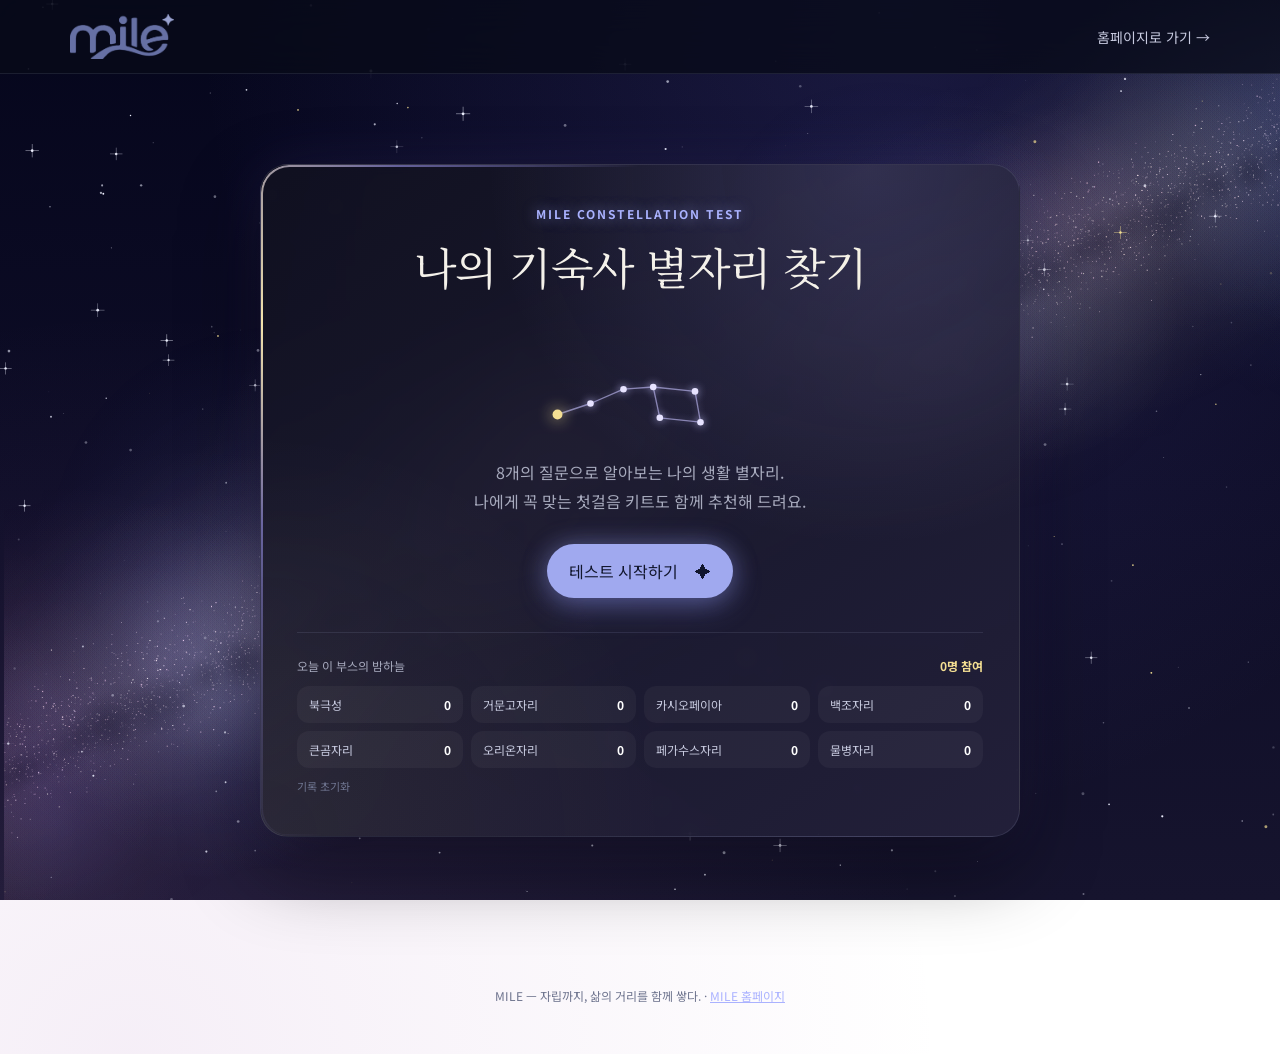
<file: startest.html>
<!doctype html>
<html lang="ko">
<head>
<meta charset="utf-8">
<meta name="viewport" content="width=device-width,initial-scale=1">
<title>MILE 별자리 테스트 — 나의 기숙사 별자리 찾기</title>
<link rel="preconnect" href="https://fonts.googleapis.com">
<link rel="stylesheet" href="https://fonts.googleapis.com/css2?family=Noto+Sans+KR:wght@400;500;600;700&family=Noto+Serif+KR:wght@400;500;600&display=swap">
<style>
/* ===== 기본 · MILE 별자리 테마 ===== */
:root{--lav:#a0a9ef;--muted:#a7aabd;--ink:#f3f1eb;--gold:#f4df93}
*{box-sizing:border-box}
html{scroll-behavior:smooth;background:#080b19}
body{margin:0;min-height:100vh;color:var(--ink);font-family:"Noto Sans KR",sans-serif;
 background:radial-gradient(circle at 78% 4%,rgba(121,132,220,.14),transparent 30%),radial-gradient(circle at 10% 40%,rgba(151,132,216,.08),transparent 28%),linear-gradient(180deg,#0b0e22 0%,#19182f 100%)}
body:before{content:"";position:fixed;inset:0;pointer-events:none;z-index:-1;opacity:.4;
 background-image:radial-gradient(circle at 12% 18%,#fff 0 1px,transparent 1.5px),radial-gradient(circle at 77% 28%,rgba(255,255,255,.8) 0 1px,transparent 1.5px),radial-gradient(circle at 42% 72%,rgba(255,255,255,.7) 0 1px,transparent 1.5px);
 background-size:310px 270px,390px 330px,270px 310px;animation:skyDrift 180s linear infinite}
@keyframes skyDrift{to{background-position:-620px 270px,-780px 330px,-540px 310px}}
button{font:inherit;cursor:pointer}
a{color:inherit}
.nav{position:sticky;top:0;z-index:10;height:74px;padding:0 5.5vw;display:flex;align-items:center;justify-content:space-between;background:rgba(8,11,25,.78);backdrop-filter:blur(18px);border-bottom:1px solid rgba(203,210,255,.10)}
.nav img{width:104px;height:auto;display:block}
.nav-home{color:#c8cbe0;font-size:14px;text-decoration:none}
.nav-home:hover{color:#fff}
.section{padding:90px 6vw 110px}
.label{font-size:12px;letter-spacing:2px;font-weight:700;color:#aab2ff}
.primary{border:0;background:var(--lav);color:#11162d;padding:15px 22px;border-radius:999px;box-shadow:0 10px 30px rgba(121,133,232,.2);transition:background .2s,transform .2s}
.primary:hover{background:#c0c7ff;transform:translateY(-2px)}
.hero-primary span{margin-left:13px;font-size:16px}
.textbtn{border:0;background:none;color:#b5bcf3;padding:12px 2px}
.textbtn:hover{color:#fff}
.footer{padding:40px 6vw 50px;color:#6e748e;font-size:12px;text-align:center}
.footer a{color:#aab2ff}
@media(max-width:600px){.section{padding:56px 18px 80px}}

/* ===== MILE 기숙사 별자리 테스트 ===== */
.st-wrap{max-width:760px;margin:0 auto}
.st-card{padding:40px 36px;border-radius:28px;border:1px solid rgba(207,214,255,.11);background:radial-gradient(circle at 80% 0%,rgba(150,145,220,.16),transparent 40%),linear-gradient(145deg,#111120,#1c1b30 60%,#24213b);color:#f1efe8;box-shadow:0 25px 60px rgba(0,0,0,.25)}
.st-intro{text-align:center}
.st-intro h2{font-family:"Noto Serif KR",serif;font-size:clamp(30px,5vw,44px);font-weight:400;letter-spacing:-1.5px;margin:12px 0;color:#f4f1ea}
.st-intro p{color:#a7aabd;line-height:1.8}
.st-intro .st-svg{width:220px;display:block;margin:6px auto 4px}
.st-progress{display:flex;gap:6px;margin-bottom:28px}
.st-progress span{flex:1;height:4px;border-radius:9px;background:rgba(255,255,255,.08)}
.st-progress span.on{background:linear-gradient(90deg,#8881cf,#d5d0ff);box-shadow:0 0 10px rgba(180,170,255,.4)}
.st-axis{font-size:11px;letter-spacing:2px;color:#aab2ff}
.st-q{font-size:22px;font-weight:500;line-height:1.5;margin:12px 0 26px;word-break:keep-all;color:#fff}
.st-opt{display:flex;gap:14px;align-items:center;width:100%;text-align:left;margin-bottom:12px;padding:18px 20px;border-radius:16px;border:1px solid rgba(207,214,255,.14);background:rgba(255,255,255,.03);color:#e7e3ff;font-size:15px;line-height:1.5;word-break:keep-all;transition:.2s}
.st-opt:hover{border-color:#8f99e7;background:rgba(154,164,238,.1);transform:translateY(-2px)}
.st-opt b{flex:0 0 28px;height:28px;border-radius:50%;display:grid;place-items:center;background:rgba(154,164,238,.18);color:#c5ccff;font-size:12px}
.st-back{border:0;background:none;color:#88849f;font-size:13px;margin-top:8px;padding:0}
.st-back:hover{color:#fff}
.st-svg{overflow:visible}
.st-svg line{stroke:rgba(200,195,255,.6);stroke-width:1.2;stroke-dasharray:200;stroke-dashoffset:200;animation:stDraw 1.4s ease forwards}
.st-svg circle{fill:#e7e3ff;filter:drop-shadow(0 0 4px rgba(200,195,255,.9))}
.st-svg circle.gold{fill:#f4df93;filter:drop-shadow(0 0 7px rgba(244,223,147,.95))}
@keyframes stDraw{to{stroke-dashoffset:0}}
.st-result{border-radius:28px;overflow:hidden;border:1px solid rgba(207,214,255,.11);box-shadow:0 25px 60px rgba(0,0,0,.3)}
.st-sky{padding:36px 30px 32px;text-align:center;color:#fff}
.st-sky.dawn{background:radial-gradient(circle at 50% 120%,rgba(255,214,180,.45),transparent 55%),linear-gradient(180deg,#232650 0%,#4d4c86 65%,#a98aa8 100%)}
.st-sky.night{background:radial-gradient(circle at 80% 10%,rgba(150,145,220,.25),transparent 35%),linear-gradient(180deg,#05071a 0%,#141936 100%)}
.st-sky .label{color:#d5d0ff}
.st-sky .st-svg{width:min(320px,100%);display:block;margin:10px auto 6px}
.st-mod{color:#f4df93;font-size:14px;letter-spacing:4px}
.st-sky h2{font-family:"Noto Serif KR",serif;font-size:42px;font-weight:500;margin:4px 0 6px;color:#fff;letter-spacing:-1px}
.st-tagline{margin:0;color:#e4e2f4 !important;font-size:15px}
.st-code{display:flex;flex-wrap:wrap;gap:6px;justify-content:center;margin-top:18px}
.st-code span{font-size:11px;padding:5px 11px;border-radius:99px;background:rgba(255,255,255,.12);color:#fff}
.st-body{padding:32px 36px 36px;background:linear-gradient(145deg,#10162d,#0d1328);color:#f1efe8}
.st-body h4{margin:28px 0 10px;font-size:12px;letter-spacing:2px;color:#aab2ff;font-weight:600}
.st-body h4:first-child{margin-top:0}
.st-body p{margin:0;color:#b4b7cb;line-height:1.85;font-size:14px;word-break:keep-all}
.st-mate{display:flex;gap:16px;align-items:center;padding:16px 18px;border-radius:16px;background:rgba(255,255,255,.03);border:1px solid rgba(207,214,255,.08)}
.st-mate .st-svg{width:96px;flex:0 0 96px}
.st-mate b{display:block;margin-bottom:4px;color:#fff}
.st-pills{display:flex;flex-wrap:wrap;gap:8px}
.st-pills span{font-size:12px;padding:7px 12px;border-radius:99px;border:1px solid rgba(170,163,255,.3);color:#d8d6ff}
.st-pills span:before{content:"✦ ";color:#f4df93}
.st-actions{display:flex;gap:14px;align-items:center;flex-wrap:wrap;margin-top:28px}
.st-note{margin-top:16px !important;font-size:12px !important;color:#f4df93 !important}
.st-tally{margin-top:34px;padding-top:24px;border-top:1px solid rgba(207,214,255,.1);text-align:left}
.st-tally-head{display:flex;justify-content:space-between;font-size:12px;color:#a7aabd;margin-bottom:12px}
.st-tally-head b{color:#f4df93}
.st-tally-grid{display:grid;grid-template-columns:repeat(4,1fr);gap:8px}
.st-tally-grid div{padding:10px 12px;border-radius:12px;background:rgba(255,255,255,.04);display:flex;justify-content:space-between;font-size:12px;color:#c8cbe0}
.st-tally-grid b{color:#fff}
.st-reset{border:0;background:none;color:#6f7590;font-size:11px;margin-top:10px;padding:0}
@media(max-width:600px){
 .st-card,.st-body{padding:26px 20px}
 .st-q{font-size:19px}
 .st-sky h2{font-size:32px}
 .st-tally-grid{grid-template-columns:repeat(2,1fr)}
 .st-mate{flex-direction:column;align-items:flex-start}
}

/* ===== 은하수 · 반짝임 업그레이드 ===== */
html{min-height:100%;background:radial-gradient(ellipse at 70% 0%,rgba(98,92,190,.22),transparent 55%),radial-gradient(ellipse at 10% 100%,rgba(176,120,190,.12),transparent 50%),linear-gradient(180deg,#05061c 0%,#0e0d27 55%,#16142e 100%) fixed}
body{background:transparent}
body:before{display:none}
#galaxy{position:fixed;inset:0;width:100%;height:100%;z-index:0;pointer-events:none}
.nav,main,.footer{position:relative;z-index:1}
.nav{position:sticky;z-index:10}
@property --spin{syntax:'<angle>';initial-value:0deg;inherits:false}
@keyframes glowSpin{to{--spin:360deg}}
.st-card,.st-result{position:relative;isolation:isolate;box-shadow:0 30px 80px rgba(0,0,0,.45),0 0 60px rgba(120,110,230,.12)}
.st-card:before,.st-result:after{content:"";position:absolute;inset:0;border-radius:inherit;padding:1.5px;pointer-events:none;z-index:3;
 background:conic-gradient(from var(--spin),transparent 0 62%,rgba(170,163,255,.55) 74%,rgba(255,238,180,.95) 82%,rgba(170,163,255,.55) 90%,transparent 100%);
 -webkit-mask:linear-gradient(#000 0 0) content-box,linear-gradient(#000 0 0);-webkit-mask-composite:xor;mask-composite:exclude;animation:glowSpin 7s linear infinite}
.st-card{background:radial-gradient(circle at 80% 0%,rgba(150,145,220,.2),transparent 42%),radial-gradient(circle at 0% 100%,rgba(244,223,147,.07),transparent 40%),linear-gradient(145deg,rgba(17,17,32,.92),rgba(28,27,48,.92) 60%,rgba(36,33,59,.92));backdrop-filter:blur(6px)}
.st-intro h2,.st-sky h2{background:linear-gradient(100deg,#f4f1ea 30%,#fff6cf 45%,#f4df93 50%,#fff6cf 55%,#f4f1ea 70%);background-size:250% 100%;-webkit-background-clip:text;background-clip:text;color:transparent;animation:titleShine 6s ease-in-out infinite}
@keyframes titleShine{0%,100%{background-position:100% 0}50%{background-position:0 0}}
.st-intro .label,.st-sky .label{text-shadow:0 0 14px rgba(170,178,255,.6)}
.st-svg circle{animation:starPulse 2.8s ease-in-out infinite}
.st-svg circle:nth-of-type(2n){animation-delay:.7s}
.st-svg circle:nth-of-type(3n){animation-delay:1.4s}
.st-svg circle.gold{animation:goldPulse 2.2s ease-in-out infinite}
@keyframes starPulse{0%,100%{opacity:.75}50%{opacity:1;filter:drop-shadow(0 0 7px rgba(220,215,255,1))}}
@keyframes goldPulse{0%,100%{filter:drop-shadow(0 0 6px rgba(244,223,147,.9))}50%{filter:drop-shadow(0 0 16px rgba(255,238,180,1)) drop-shadow(0 0 30px rgba(244,223,147,.6))}}
.st-svg line{filter:drop-shadow(0 0 3px rgba(200,195,255,.7))}
.st-progress span{position:relative}
.st-progress span.on{background:linear-gradient(90deg,#8881cf,#f4df93);box-shadow:0 0 12px rgba(244,223,147,.45)}
.st-progress span.on:last-of-type:after,.st-progress span.on:has(+ span:not(.on)):after{content:"✦";position:absolute;right:-6px;top:50%;transform:translateY(-52%);font-size:13px;color:#fff6cf;text-shadow:0 0 10px #f4df93}
.st-opt{position:relative;overflow:hidden}
.st-opt:after{content:"";position:absolute;top:0;bottom:0;left:-60%;width:45%;background:linear-gradient(100deg,transparent,rgba(255,255,255,.10),transparent);transform:skewX(-18deg);transition:left .7s ease}
.st-opt:hover:after{left:120%}
.st-opt:hover{box-shadow:0 0 0 1px rgba(170,163,255,.35),0 10px 30px rgba(120,110,230,.18)}
.primary{position:relative;overflow:hidden;box-shadow:0 10px 30px rgba(121,133,232,.3),0 0 24px rgba(160,169,239,.35)}
.primary:after{content:"";position:absolute;top:0;bottom:0;left:-70%;width:40%;background:linear-gradient(100deg,transparent,rgba(255,255,255,.55),transparent);transform:skewX(-20deg);animation:btnShine 3.8s ease-in-out infinite}
@keyframes btnShine{0%,60%{left:-70%}100%{left:130%}}
.st-sky{position:relative;overflow:hidden}
.st-sky>*{position:relative;z-index:1}
.st-sky:before{content:"";position:absolute;inset:-30%;z-index:0;pointer-events:none;filter:blur(18px);opacity:.9;
 background:linear-gradient(118deg,transparent 34%,rgba(200,190,255,.10) 42%,rgba(255,236,220,.30) 49%,rgba(214,200,255,.20) 53%,rgba(255,220,240,.08) 60%,transparent 68%);animation:bandDrift 14s ease-in-out infinite alternate}
@keyframes bandDrift{from{transform:translateX(-4%) rotate(-2deg)}to{transform:translateX(4%) rotate(2deg)}}
.st-sky .twinkle{position:absolute;z-index:0;border-radius:50%;background:#fff;pointer-events:none;animation:twinkle var(--d,3s) ease-in-out var(--dl,0s) infinite}
.st-sky .twinkle.g{background:#fff3c4;box-shadow:0 0 6px #f4df93}
.st-sky .twinkle.x:before,.st-sky .twinkle.x:after{content:"";position:absolute;left:50%;top:50%;background:rgba(255,255,255,.85);transform:translate(-50%,-50%)}
.st-sky .twinkle.x:before{width:9px;height:1px}.st-sky .twinkle.x:after{width:1px;height:9px}
@keyframes twinkle{0%,100%{opacity:.15;transform:scale(.7)}50%{opacity:1;transform:scale(1.15)}}
.st-tally-grid div{transition:background .3s,box-shadow .3s}
.st-tally-grid div:hover{background:rgba(154,164,238,.12);box-shadow:0 0 18px rgba(154,164,238,.2)}
@media (prefers-reduced-motion: reduce){
 .st-card:before,.st-result:after,.st-intro h2,.st-sky h2,.st-svg circle,.primary:after,.st-sky:before,.st-sky .twinkle{animation:none}
}
</style>
</head>
<body>
<nav class="nav">
  <a href="https://251311-source.github.io/mile.com/" aria-label="MILE 홈페이지로 가기"><img src="[data-uri]" alt="MILE"></a>
  <a class="nav-home" href="https://251311-source.github.io/mile.com/">홈페이지로 가기 →</a>
</nav>

<main>
  <section class="section">
    <div class="st-wrap" id="starTestArea"></div>
  </section>
</main>

<footer class="footer">MILE — 자립까지, 삶의 거리를 함께 쌓다. · <a href="https://251311-source.github.io/mile.com/">MILE 홈페이지</a></footer>

<script>
// MILE 홈페이지 주소
const HOME_URL = 'https://251311-source.github.io/mile.com/';
// 추천 키트(상품 담으러 가기) 링크
const KIT_URL = 'https://oksusususu.github.io/milehomepage03/';

/* ================================
   MILE 기숙사 별자리 테스트
   ================================ */
const starQuestions = [
  { axis: '청소 리듬', q: '내일 아침 긴급 청소 점검이 있다는 공지가 떴다.', a: '평소랑 똑같이 잔다. 어차피 늘 깨끗하니까.', b: '오늘 밤이 결전의 날이다.' },
  { axis: '청소 리듬', q: '샤워하고 나오는데 배수구에 머리카락이 보인다.', a: '바로 휴지로 집어서 버린다.', b: '언젠가 있을 대청소 목록에 조용히 추가한다.' },
  { axis: '정리 방식', q: '내 책상 서랍을 열면?', a: '칸마다 뭐가 있는지 눈 감고도 안다.', b: '열어 봐야 안다. 그래도 다 거기 있다.' },
  { axis: '정리 방식', q: '고단했던 오늘, 기숙사로 돌아와 겉옷을 벗는다.', a: '바로 옷걸이에 넣어서 옷장에 넣는다.', b: '의자 등받이가 임시 옷장이 된다.' },
  { axis: '준비 성향', q: '일요일 오후, 기숙사 가방을 싼다.', a: '지난주에 떨어져 가던 것부터 챙긴다. 이미 메모해 뒀다.', b: '가볍다. 없으면 외출하면 되지.' },
  { axis: '준비 성향', q: '밤 11시, 샴푸가 다 떨어졌다.', a: '그럴 일이 없다. 남은 양 보고 이번 주에 챙겨 왔다.', b: '그럴 일이 없다. 남은 양 보고 이번 주에 챙기…는걸 까먹었다. 룸메이트 중 누구에게 빌릴지 고민한다.' },
  { axis: '생활 시간', q: '소등 시간이 되었다.', a: '이미 눈이 감기고 있다.', b: '이제 스탠드 켜고 하루가 시작된다.' },
  { axis: '생활 시간', q: '아침 점호 10분 전, 나는?', a: '씻고 옷까지 다 입었다.', b: '알람을 세 번째로 끄는 중이다.' }
];

const dipperLines = [[0,1],[1,2],[2,3],[3,4],[4,5],[5,6],[6,3]];

const starTypes = {
  QJP: {
    name: '북극성', tagline: '언제 봐도 같은 자리, 방의 기준점',
    desc: '쓰고 나면 바로 제자리, 떨어지기 전에 미리 채워 두는 타입이에요. 청소 점검 공지가 떠도 평소와 다를 게 없고, 룸메이트가 물건을 찾을 때 가장 먼저 찾게 되는 사람이에요.',
    mate: 'MJP', mateWhy: '큰곰자리와는 둘 다 넉넉히 챙겨 두는 편이라, 급할 때 서로 빌려주고 바로 채워 줄 수 있는 사이예요. 청소 타이밍만 맞춰 주면 돼요.',
    tip: '세제는 많이 넣는다고 더 깨끗해지지 않아요. 계량컵 표시선까지만 넣어야 헹굼이 잘 되고 냄새도 덜 남아요.',
    kit: 'refill', preset: { all: false, items: { '빨래 세제 리필': 1, '핸드워시 리필': 1, '제습제 리필 2입': 1, '돌돌이 리필 2롤': 1 } },
    points: [[25,95],[55,85],[85,72],[112,70],[118,98],[155,102],[150,74]], lines: dipperLines, gold: 0
  },
  QJN: {
    name: '거문고자리', tagline: '자리는 칼같이, 챙기는 건 감으로',
    desc: '정리는 바로바로, 물건마다 자리가 정해져 있는 타입이에요. 챙기는 건 감으로 하지만, 자리가 확실해서 뭐가 떨어졌는지 한눈에 보여요.',
    mate: 'QVN', mateWhy: '백조자리와는 둘 다 바로바로 치우는 손이 빨라서 4명이 쓰는 방도 쉽게 어질러지지 않아요. 정리 방식이 조금 달라도 금방 맞춰져요.',
    tip: '무타공 후크는 붙인 직후 바로 무거운 걸 걸면 떨어지기 쉬워요. 제품 안내에 적힌 시간만큼 기다렸다가 사용하세요.',
    kit: 'custom', preset: { all: false, items: { '빨래 세제': 1, '계량컵': 1, '돌돌이': 1, '핸드워시': 1, '무타공 후크 4개': 1 } },
    points: [[100,12],[88,45],[116,50],[108,98],[80,92]], lines: [[0,1],[0,2],[1,2],[1,4],[2,3],[3,4]], gold: 0
  },
  QVP: {
    name: '카시오페이아', tagline: '펼쳐 두지만 손은 누구보다 빠른 실용파',
    desc: '자주 쓰는 물건은 눈에 보이는 곳에 두고, 필요한 건 미리 넉넉히 챙겨 두는 타입이에요. 어질러 보여도 어디에 뭐가 있는지는 본인이 가장 잘 알아요.',
    mate: 'MVP', mateWhy: '페가수스자리와는 물건을 꺼내 두는 스타일이 같아서 서로 잔소리할 일이 적어요. 공용 공간 경계선만 정해 두면 완벽해요.',
    tip: '젖은 빨래를 바구니에 오래 두면 냄새가 배기 쉬워요. 세탁이 끝나면 바로 꺼내 널어 주세요.',
    kit: 'custom', preset: { all: true, items: { '옷걸이 10개 세트': 1 } },
    points: [[20,40],[60,88],[100,52],[140,92],[180,32]], lines: [[0,1],[1,2],[2,3],[3,4]], gold: 2
  },
  QVN: {
    name: '백조자리', tagline: '가볍게 움직이는 즉흥 정리파',
    desc: '눈에 띄면 바로 치우지만, 정해진 자리보다는 손 가는 곳에 두는 편이에요. 준비도 그때그때 하는 대신 상황 대처가 빨라요.',
    mate: 'QJN', mateWhy: '거문고자리와는 둘 다 바로바로 치우는 손이 빨라서 4명이 쓰는 방도 쉽게 어질러지지 않아요. 물건 자리만 몇 개 정해 두면 서로 편해요.',
    tip: '넷이 쓰는 샤워실 배수구는 머리카락이 쌓이기 전에 그때그때 걷어 내면 막힘 줄일 수 있어요.',
    kit: 'custom', preset: { all: true, items: { '돌돌이': 2, '욕실 슬리퍼': 1 } },
    points: [[100,10],[100,52],[100,112],[48,40],[152,62]], lines: [[0,1],[1,2],[3,1],[1,4]], gold: 0
  },
  MJP: {
    name: '큰곰자리', tagline: '넉넉히 쟁여 두고, 한 번에 해치우는 든든함',
    desc: '생활용품은 늘 여유분이 있고, 청소는 날을 잡아 한 번에 끝내는 타입이에요. 급할 때 룸메이트가 빌리러 오는 사람이기도 해요.',
    mate: 'QJP', mateWhy: '북극성과는 둘 다 챙겨 두는 습관이 있어서 서로 빌려 쓸 일이 생겨도 금방 채워져요. 평소 청소 습관은 북극성에게 조금 배워 보세요.',
    tip: '제습제는 통 안에 물이 가득 차면 교체할 때예요. 장마철이나 빨래를 실내에서 말릴 때는 훨씬 빨리 차요.',
    kit: 'refill', preset: { all: false, items: { '제습제 리필 2입': 2, '곰팡이 제거제 리필': 1, '탈취제 리필': 1 } },
    points: [[18,38],[52,32],[84,46],[110,62],[114,98],[166,104],[162,68]], lines: dipperLines, gold: 5
  },
  MJN: {
    name: '오리온자리', tagline: '평소엔 느긋하게, 퇴소 전날 밤엔 한 방에',
    desc: '평소엔 신경 쓰지 않다가 마음먹은 날 한 번에 몰아서 끝내는 집중형이에요. 물건은 제자리에 두는 편이라 대청소도 생각보다 빨리 끝나요.',
    mate: 'MVN', mateWhy: '물병자리와는 둘 다 몰아서 하는 타입이라 날을 잡아 대청소를 함께 하기 좋아요. 그날만큼은 최강의 팀이에요.',
    tip: '대청소는 위에서 아래로, 마른 청소 다음에 물청소 순서로 하면 같은 곳을 두 번 닦지 않아도 돼요.',
    kit: 'refill', preset: { all: false, items: { '매직블럭 4입': 1, '하수구 발포 세정제 12정': 1, '배수구 망 30매': 1, '수세미 3입': 1 } },
    points: [[58,14],[142,20],[84,60],[100,63],[116,66],[54,110],[146,106]], lines: [[0,2],[1,4],[2,3],[3,4],[2,5],[4,6]], gold: 0
  },
  MVP: {
    name: '페가수스자리', tagline: '물건도 에너지도 넘치는 수집가',
    desc: '좋아하는 물건이 많고, 필요할 것 같은 건 미리 사 두는 타입이에요. 방이 금세 채워지지만 그만큼 개성도 가득해요. 청소는 한 번에 몰아서 하는 편이에요.',
    mate: 'QVP', mateWhy: '카시오페이아와는 물건을 꺼내 두는 스타일이 같아서 서로의 방식을 이해해요. 카시오페이아의 빠른 손이 정리 타이밍을 잡아 줄 거예요.',
    tip: '물건이 많을수록 자주 쓰는 것만 눈에 보이게 두고, 나머지는 상자 하나에 모아 두면 공간이 훨씬 넓어 보여요.',
    kit: 'custom', preset: { all: true, items: { '무타공 후크 4개': 1, '옷걸이 10개 세트': 1 } },
    points: [[50,32],[130,30],[132,100],[52,98],[182,10]], lines: [[0,1],[1,2],[2,3],[3,0],[1,4]], gold: 4
  },
  MVN: {
    name: '물병자리', tagline: '자유로운 영혼, 위기에 강한 해결사',
    desc: '정해진 틀보다 흐름을 따르는 타입이에요. 챙기는 건 감으로 하지만, 갑작스러운 상황에서 누구보다 빨리 방법을 찾아내요.',
    mate: 'MJN', mateWhy: '오리온자리와는 둘 다 몰아서 하는 리듬이 같아서 대청소 날을 맞추기 쉬워요. 오리온의 제자리 습관이 방을 지켜 줄 거예요.',
    tip: '갑자기 단추가 떨어지거나 옷이 뜯어졌을 때는 미니 바늘 세트 하나로 대부분 해결돼요. 벌레 퇴치제는 문틈과 창틀 위주로 두세요.',
    kit: 'custom', preset: { all: true, items: { '미니 바늘 세트': 1 } },
    points: [[18,30],[58,52],[92,28],[122,62],[152,44],[180,92]], lines: [[0,1],[1,2],[2,3],[3,4],[4,5]], gold: 2
  }
};

const starTime = {
  dawn: '여기에 아침형이라 샤워실이 붐비기 전에 하루 준비를 끝내요. 소등 후 조용한 환경이 중요하니 룸메이트들과 수면 시간을 미리 이야기해 두면 좋아요.',
  night: '여기에 밤형이라 소등 이후에 집중력이 살아나요. 스탠드 밝기나 소리 규칙을 룸메이트와 미리 정해 두면 서로 편해요.'
};

let stStep = 0, stAnswers = [], stLast = null;
const stArea = () => document.getElementById('starTestArea');

function stSVG(t) {
  const lines = t.lines.map(([i, j], n) =>
    `<line x1="${t.points[i][0]}" y1="${t.points[i][1]}" x2="${t.points[j][0]}" y2="${t.points[j][1]}" style="animation-delay:${n * 0.15}s"></line>`).join('');
  const dots = t.points.map(([x, y], i) =>
    `<circle cx="${x}" cy="${y}" r="${i === t.gold ? 4.5 : 3}" class="${i === t.gold ? 'gold' : ''}"></circle>`).join('');
  return `<svg class="st-svg" viewBox="0 0 200 120" aria-hidden="true">${lines}${dots}</svg>`;
}

function stGetTally() { try { return JSON.parse(localStorage.getItem('mileStarTally') || '{}'); } catch (e) { return {}; } }
function stSaveTally(t) { try { localStorage.setItem('mileStarTally', JSON.stringify(t)); } catch (e) {} }
function resetStarTally() { if (confirm('부스 참여 기록을 초기화할까요?')) { stSaveTally({}); renderStarTest(); } }

function renderStarTest() {
  const tally = stGetTally();
  const total = Object.values(tally).reduce((s, n) => s + n, 0);
  stArea().innerHTML = `
    <div class="st-card st-intro">
      <div class="label">MILE CONSTELLATION TEST</div>
      <h2>나의 기숙사 별자리 찾기</h2>
      ${stSVG(starTypes.QJP)}
      <p>8개의 질문으로 알아보는 나의 생활 별자리.<br>나에게 꼭 맞는 첫걸음 키트도 함께 추천해 드려요.</p>
      <div class="st-actions" style="justify-content:center">
        <button class="primary hero-primary" onclick="startStarTest()">테스트 시작하기 <span>✦</span></button>
      </div>
      <div class="st-tally">
        <div class="st-tally-head"><span>오늘 이 부스의 밤하늘</span><b>${total}명 참여</b></div>
        <div class="st-tally-grid">${Object.keys(starTypes).map(k => `<div><span>${starTypes[k].name}</span><b>${tally[k] || 0}</b></div>`).join('')}</div>
        <button class="st-reset" onclick="resetStarTally()">기록 초기화</button>
      </div>
    </div>`;
}

function startStarTest() { stStep = 0; stAnswers = []; renderStarQ(); }

function renderStarQ() {
  const q = starQuestions[stStep];
  stArea().innerHTML = `
    <div class="st-card">
      <div class="st-progress">${starQuestions.map((_, i) => `<span class="${i <= stStep ? 'on' : ''}"></span>`).join('')}</div>
      <div class="st-axis">Q${stStep + 1} / ${starQuestions.length} · ${q.axis}</div>
      <div class="st-q">${q.q}</div>
      <button class="st-opt" onclick="answerStar('a')"><b>A</b><span>${q.a}</span></button>
      <button class="st-opt" onclick="answerStar('b')"><b>B</b><span>${q.b}</span></button>
      <button class="st-back" onclick="${stStep ? 'stStep--;renderStarQ()' : 'renderStarTest()'}">← ${stStep ? '이전 질문' : '처음으로'}</button>
    </div>`;
}

function answerStar(v) {
  stAnswers[stStep] = v;
  stStep++;
  if (stStep < starQuestions.length) renderStarQ();
  else showStarResult();
}

// 축별 결과: 두 답이 같으면 그대로, 갈리면 전체 A 개수로 판단
function stAxis(i) {
  const x = stAnswers[i * 2], y = stAnswers[i * 2 + 1];
  if (x === y) return x;
  return stAnswers.filter(a => a === 'a').length >= 4 ? 'a' : 'b';
}

function stRecItems(t, dawn) {
  const list = t.preset.all ? ['기본 구성 전체'] : [];
  Object.entries(t.preset.items).forEach(([n, q]) => list.push(q > 1 ? `${n} ×${q}` : n));
  if (!dawn && t.kit === 'custom') list.push('수면 안대 · 귀마개');
  return list;
}

function showStarResult() {
  const [c, o, p, tm] = [0, 1, 2, 3].map(stAxis);
  const key = (c === 'a' ? 'Q' : 'M') + (o === 'a' ? 'J' : 'V') + (p === 'a' ? 'P' : 'N');
  const dawn = tm === 'a';
  const t = starTypes[key], mate = starTypes[t.mate];
  const mod = dawn ? '새벽의' : '한밤의';
  stLast = { key, dawn };

  const tally = stGetTally();
  tally[key] = (tally[key] || 0) + 1;
  stSaveTally(tally);

  const codes = [
    c === 'a' ? '바로바로 청소' : '몰아서 청소',
    o === 'a' ? '제자리 정리' : '보이게 정리',
    p === 'a' ? '계획형 챙김' : '감각형 챙김',
    dawn ? '아침형' : '밤형'
  ];
  const kitName = t.kit === 'custom' ? '커스텀 첫걸음 키트' : '첫걸음 리필 키트';

  stArea().innerHTML = `
    <div class="st-result">
      <div class="st-sky ${dawn ? 'dawn' : 'night'}">
        <div class="label">YOUR DORM CONSTELLATION</div>
        ${stSVG(t)}
        <div class="st-mod">${mod}</div>
        <h2>${t.name}</h2>
        <p class="st-tagline">${t.tagline}</p>
        <div class="st-code">${codes.map(x => `<span>${x}</span>`).join('')}</div>
      </div>
      <div class="st-body">
        <h4>나의 생활 스타일</h4>
        <p>${t.desc} ${dawn ? starTime.dawn : starTime.night}</p>
        <h4>룸메이트 궁합</h4>
        <div class="st-mate">${stSVG(mate)}<div><b>${mod} ${mate.name}</b><p>${t.mateWhy} 생활 시간까지 같다면 기상·소등 리듬이 맞아서 더 편하게 지낼 수 있어요.</p></div></div>
        <h4>info-mile 생활 팁</h4>
        <p>${t.tip}</p>
        <h4>추천 키트 · ${kitName}</h4>
        <div class="st-pills">${stRecItems(t, dawn).map(r => `<span>${r}</span>`).join('')}</div>
        <div class="st-actions">
          <button class="primary hero-primary" onclick="applyStarKit()">추천 키트 담아보기 <span>↗</span></button>
          <button class="textbtn hero-secondary" onclick="startStarTest()">다시 하기</button>
        </div>
        <p class="st-note">✦ 추천 키트는 MILE 홈페이지에서 바로 담아 볼 수 있어요.</p>
      </div>
    </div>`;

  window.scrollTo({ top: 0, behavior: 'smooth' });
}

// 결과의 추천 구성을 MILE 홈페이지의 키트 상세 페이지로 보내기
function applyStarKit() {
  if (!stLast) return;
  const t = starTypes[stLast.key];
  const set = Object.assign({}, t.preset.items);
  if (!stLast.dawn && t.kit === 'custom') set['수면 안대 · 귀마개'] = 1;
  const q = new URLSearchParams({ kit: t.kit, set: 'dorm', all: t.preset.all ? '1' : '0',
    items: Object.entries(set).map(([n, c]) => n + ':' + c).join(','), from: t.name });
  location.href = KIT_URL + '#' + q.toString();
}

renderStarTest();

/* =========================================
   은하수 밤하늘 배경
   (은하수 띠 · 반짝이는 별 · 별똥별 · 결과 별 폭죽)
   ========================================= */
(function galaxySky() {
  const cv = document.createElement('canvas');
  cv.id = 'galaxy';
  document.body.prepend(cv);
  const ctx = cv.getContext('2d');
  const reduce = window.matchMedia && matchMedia('(prefers-reduced-motion: reduce)').matches;
  let w = 0, h = 0, dpr = 1, band = null, stars = [], shoots = [], sparks = [];
  let mx = 0, my = 0, px = 0, py = 0, last = performance.now(), nextShoot = 1500;
  const rnd = (a, b) => a + Math.random() * (b - a);
  const gauss = () => (Math.random() + Math.random() + Math.random() + Math.random() - 2) / 2;

  // 은하수 띠는 한 번만 그려 두고 매 프레임 재사용
  function buildBand() {
    band = document.createElement('canvas');
    band.width = w * dpr; band.height = h * dpr;
    const b = band.getContext('2d');
    b.scale(dpr, dpr);
    const x0 = -0.15 * w, y0 = 0.95 * h, x1 = 1.15 * w, y1 = 0.05 * h;
    const len = Math.hypot(x1 - x0, y1 - y0), nx = -(y1 - y0) / len, ny = (x1 - x0) / len;
    const width = Math.max(110, Math.min(w, h) * 0.2);
    const at = (t, off) => [x0 + (x1 - x0) * t + nx * off, y0 + (y1 - y0) * t + ny * off];
    b.globalCompositeOperation = 'lighter';
    const tints = ['150,140,255', '255,170,210', '244,223,147', '130,170,255'];
    for (let i = 0; i < 70; i++) {                       // 성운 구름
      const t = Math.random(), [x, y] = at(t, gauss() * width * 0.7);
      const r = rnd(width * 0.5, width * 1.4), c = tints[i % tints.length];
      const g = b.createRadialGradient(x, y, 0, x, y, r);
      g.addColorStop(0, `rgba(${c},${rnd(0.035, 0.08)})`); g.addColorStop(1, `rgba(${c},0)`);
      b.fillStyle = g; b.fillRect(x - r, y - r, r * 2, r * 2);
    }
    const n = Math.round(len * 3.2);
    for (let i = 0; i < n; i++) {                        // 띠를 이루는 작은 별 무리
      const [x, y] = at(Math.random(), gauss() * width * 0.55);
      b.fillStyle = `rgba(255,${200 + Math.random() * 55 | 0},${220 + Math.random() * 35 | 0},${rnd(0.15, 0.75)})`;
      b.fillRect(x, y, rnd(0.4, 1.3), rnd(0.4, 1.3));
    }
    b.globalCompositeOperation = 'source-over';
    for (let i = 0; i < 90; i++) {                       // 어두운 먼지 띠 (가늘고 길게)
      const [x, y] = at(i / 90 + rnd(-0.004, 0.004), width * 0.08 + gauss() * width * 0.06);
      const r = rnd(width * 0.08, width * 0.2);
      const g = b.createRadialGradient(x, y, 0, x, y, r);
      g.addColorStop(0, 'rgba(8,8,28,.16)'); g.addColorStop(1, 'rgba(8,8,28,0)');
      b.fillStyle = g; b.fillRect(x - r, y - r, r * 2, r * 2);
    }
  }

  function resize() {
    dpr = Math.min(window.devicePixelRatio || 1, 2);
    w = innerWidth; h = innerHeight;
    cv.width = w * dpr; cv.height = h * dpr;
    ctx.setTransform(dpr, 0, 0, dpr, 0, 0);
    buildBand();
    stars = Array.from({ length: Math.min(320, Math.round(w * h / 3800)) }, () => ({
      x: Math.random() * w, y: Math.random() * h, r: rnd(0.35, 1.5), z: rnd(0.2, 1),
      ph: Math.random() * 6.3, sp: rnd(0.4, 2), gold: Math.random() < 0.08
    }));
    if (reduce) draw(0, 0);
  }

  function shoot(x, y) {
    const a = Math.PI * rnd(0.15, 0.3), s = rnd(0.6, 0.95);
    shoots.push({ x: x ?? rnd(w * 0.3, w * 1.05), y: y ?? rnd(-20, h * 0.35), vx: -Math.cos(a) * s, vy: Math.sin(a) * s, life: 0, max: rnd(900, 1400) });
  }
  window.skyBurst = function (x, y, n = 70) {
    if (reduce) return;
    for (let i = 0; i < n; i++) {
      const a = Math.random() * Math.PI * 2, s = rnd(0.08, 0.5);
      sparks.push({ x, y, vx: Math.cos(a) * s, vy: Math.sin(a) * s - 0.05, life: 0, max: rnd(900, 1800), gold: Math.random() < 0.55, r: rnd(0.8, 2.2) });
    }
  };

  function star4(x, y, r, a, color) {
    ctx.globalAlpha = a; ctx.fillStyle = color;
    ctx.beginPath(); ctx.arc(x, y, r, 0, 6.29); ctx.fill();
    if (r > 1.1 && a > 0.7) {
      ctx.globalAlpha = (a - 0.7) * 2;
      ctx.fillRect(x - r * 5, y - 0.35, r * 10, 0.7);
      ctx.fillRect(x - 0.35, y - r * 5, 0.7, r * 10);
    }
  }

  function draw(t, dt) {
    ctx.clearRect(0, 0, w, h);
    px += (mx - px) * 0.04; py += (my - py) * 0.04;
    const breathe = reduce ? 0.85 : 0.78 + 0.14 * Math.sin(t / 3200);
    ctx.globalAlpha = breathe;
    ctx.drawImage(band, px * -10 + Math.sin(t / 9000) * 6, py * -7, w, h);
    for (const s of stars) {
      if (!reduce) { s.x -= s.z * dt * 0.004; if (s.x < -6) { s.x = w + 6; s.y = Math.random() * h; } }
      const a = reduce ? 0.7 : 0.2 + 0.8 * (0.5 + 0.5 * Math.sin(t * 0.0013 * s.sp + s.ph));
      star4(s.x + px * s.z * 18, s.y + py * s.z * 12, s.r, a, s.gold ? '#f4df93' : '#eef0ff');
    }
    for (let i = shoots.length - 1; i >= 0; i--) {
      const s = shoots[i]; s.life += dt; s.x += s.vx * dt; s.y += s.vy * dt;
      const k = s.life / s.max; if (k >= 1) { shoots.splice(i, 1); continue; }
      const f = Math.sin(Math.PI * k), tail = 170 * f, tx = s.x - s.vx * tail / 0.8, ty = s.y - s.vy * tail / 0.8;
      const g = ctx.createLinearGradient(s.x, s.y, tx, ty);
      g.addColorStop(0, `rgba(255,250,228,${0.95 * f})`); g.addColorStop(1, 'rgba(244,223,147,0)');
      ctx.globalAlpha = 1; ctx.strokeStyle = g; ctx.lineWidth = 1.8; ctx.lineCap = 'round';
      ctx.beginPath(); ctx.moveTo(s.x, s.y); ctx.lineTo(tx, ty); ctx.stroke();
      star4(s.x, s.y, 1.7, f, '#fffbe8');
    }
    for (let i = sparks.length - 1; i >= 0; i--) {
      const p = sparks[i]; p.life += dt; p.x += p.vx * dt; p.y += p.vy * dt; p.vy += 0.00012 * dt; p.vx *= 0.995;
      const k = p.life / p.max; if (k >= 1) { sparks.splice(i, 1); continue; }
      star4(p.x, p.y, p.r, (1 - k) * (0.6 + 0.4 * Math.sin(p.life / 60)), p.gold ? '#f4df93' : '#d9d6ff');
    }
    ctx.globalAlpha = 1;
  }

  function frame(t) {
    const dt = Math.min(50, t - last); last = t;
    if (!document.hidden) {
      draw(t, dt);
      nextShoot -= dt;
      if (nextShoot <= 0) { shoot(); nextShoot = rnd(2200, 5200); }
    }
    requestAnimationFrame(frame);
  }

  addEventListener('pointermove', e => { mx = e.clientX / innerWidth - 0.5; my = e.clientY / innerHeight - 0.5; });
  addEventListener('resize', resize);
  addEventListener('click', e => { if (!reduce && !e.target.closest('button,a')) shoot(e.clientX + 120, e.clientY - 60); });
  resize();
  if (!reduce) requestAnimationFrame(frame);
})();

// 결과가 나오면 결과 카드 위에서 별 폭죽
const _showStarResult = showStarResult;
showStarResult = function () {
  _showStarResult.apply(this, arguments);
  const skyBox = document.querySelector('.st-sky');
  if (skyBox) {                                        // 결과 하늘에 반짝이는 별 뿌리기
    let html = '';
    for (let i = 0; i < 46; i++) {
      const size = (Math.random() * 2 + 1).toFixed(1), kind = Math.random() < 0.18 ? 'g' : Math.random() < 0.15 ? 'x' : '';
      html += `<i class="twinkle ${kind}" style="left:${(Math.random() * 100).toFixed(1)}%;top:${(Math.random() * 100).toFixed(1)}%;width:${size}px;height:${size}px;--d:${(2 + Math.random() * 3).toFixed(1)}s;--dl:-${(Math.random() * 4).toFixed(1)}s"></i>`;
    }
    skyBox.insertAdjacentHTML('afterbegin', html);
  }
  setTimeout(() => {
    const sky = document.querySelector('.st-sky svg') || document.querySelector('.st-sky');
    if (!sky || !window.skyBurst) return;
    const r = sky.getBoundingClientRect();
    window.skyBurst(r.left + r.width / 2, r.top + r.height / 2, 90);
  }, 450);
};
</script>
</body>
</html>
</file>
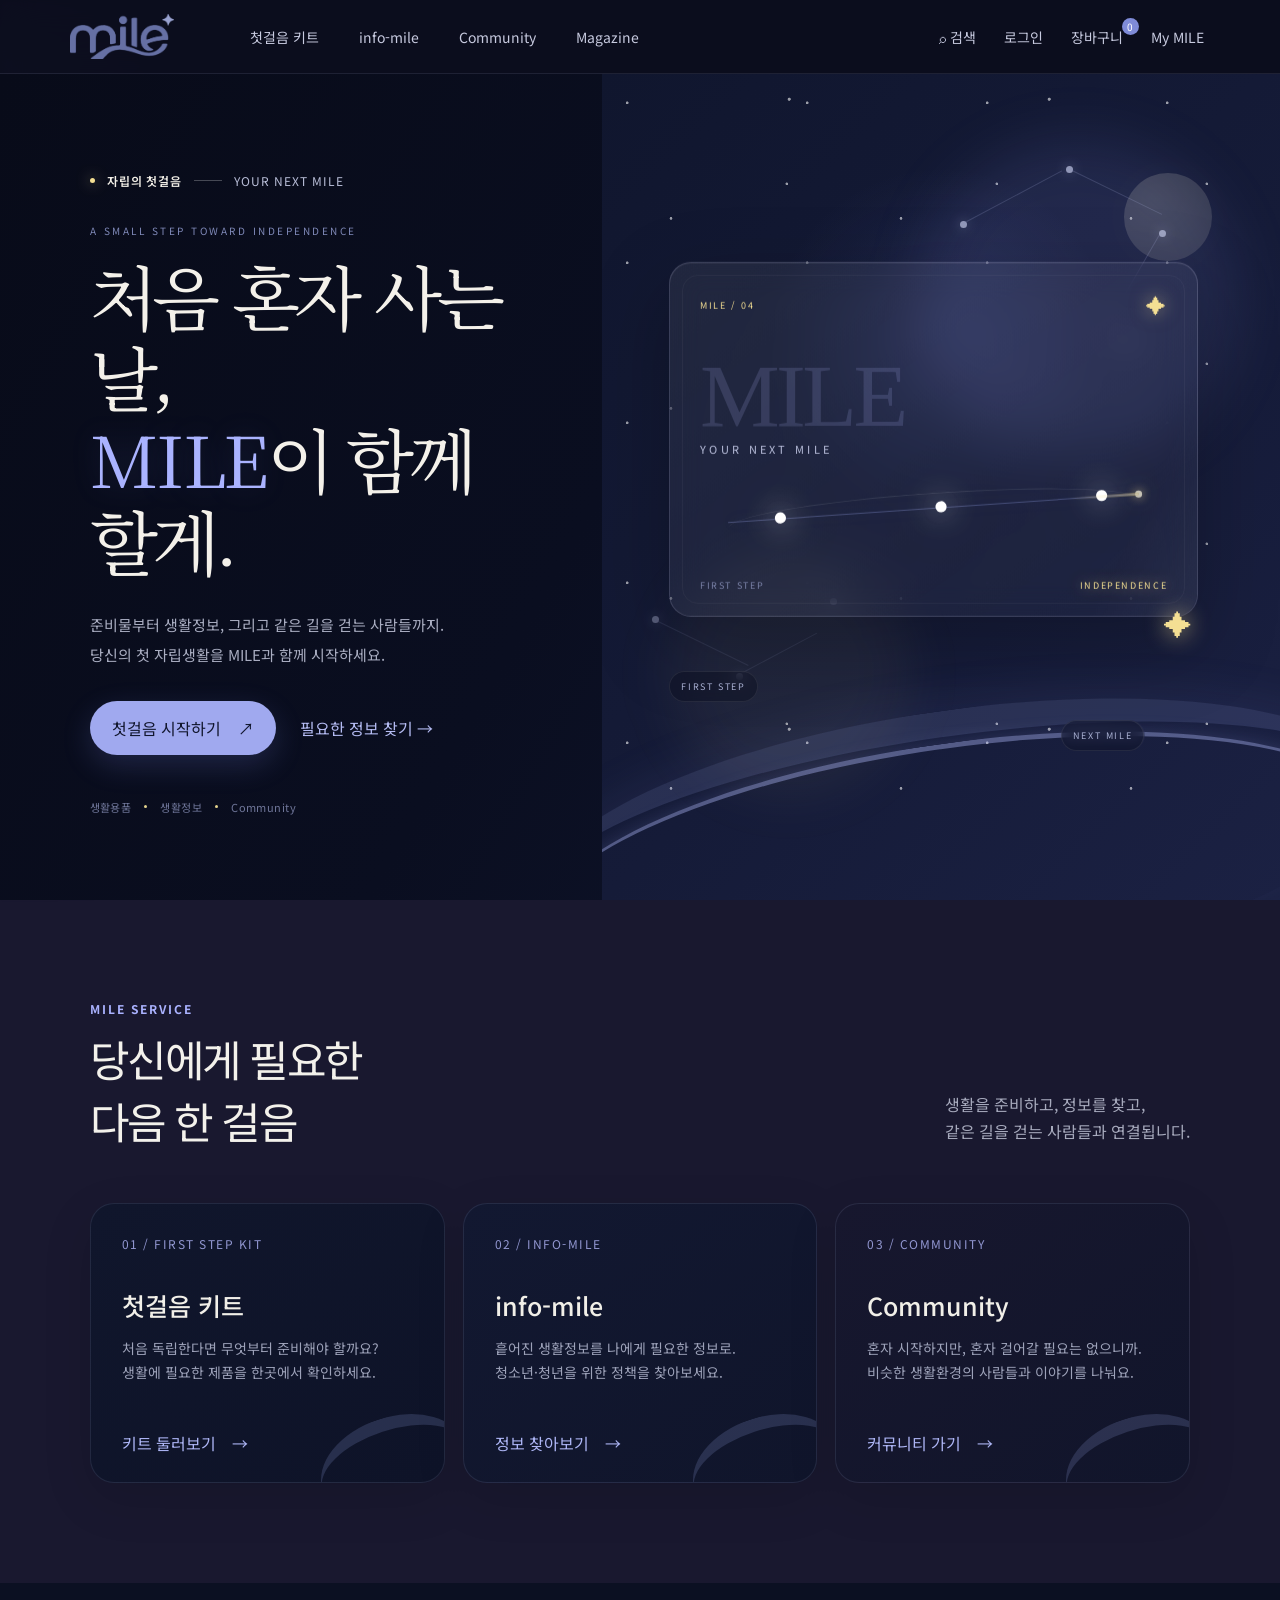
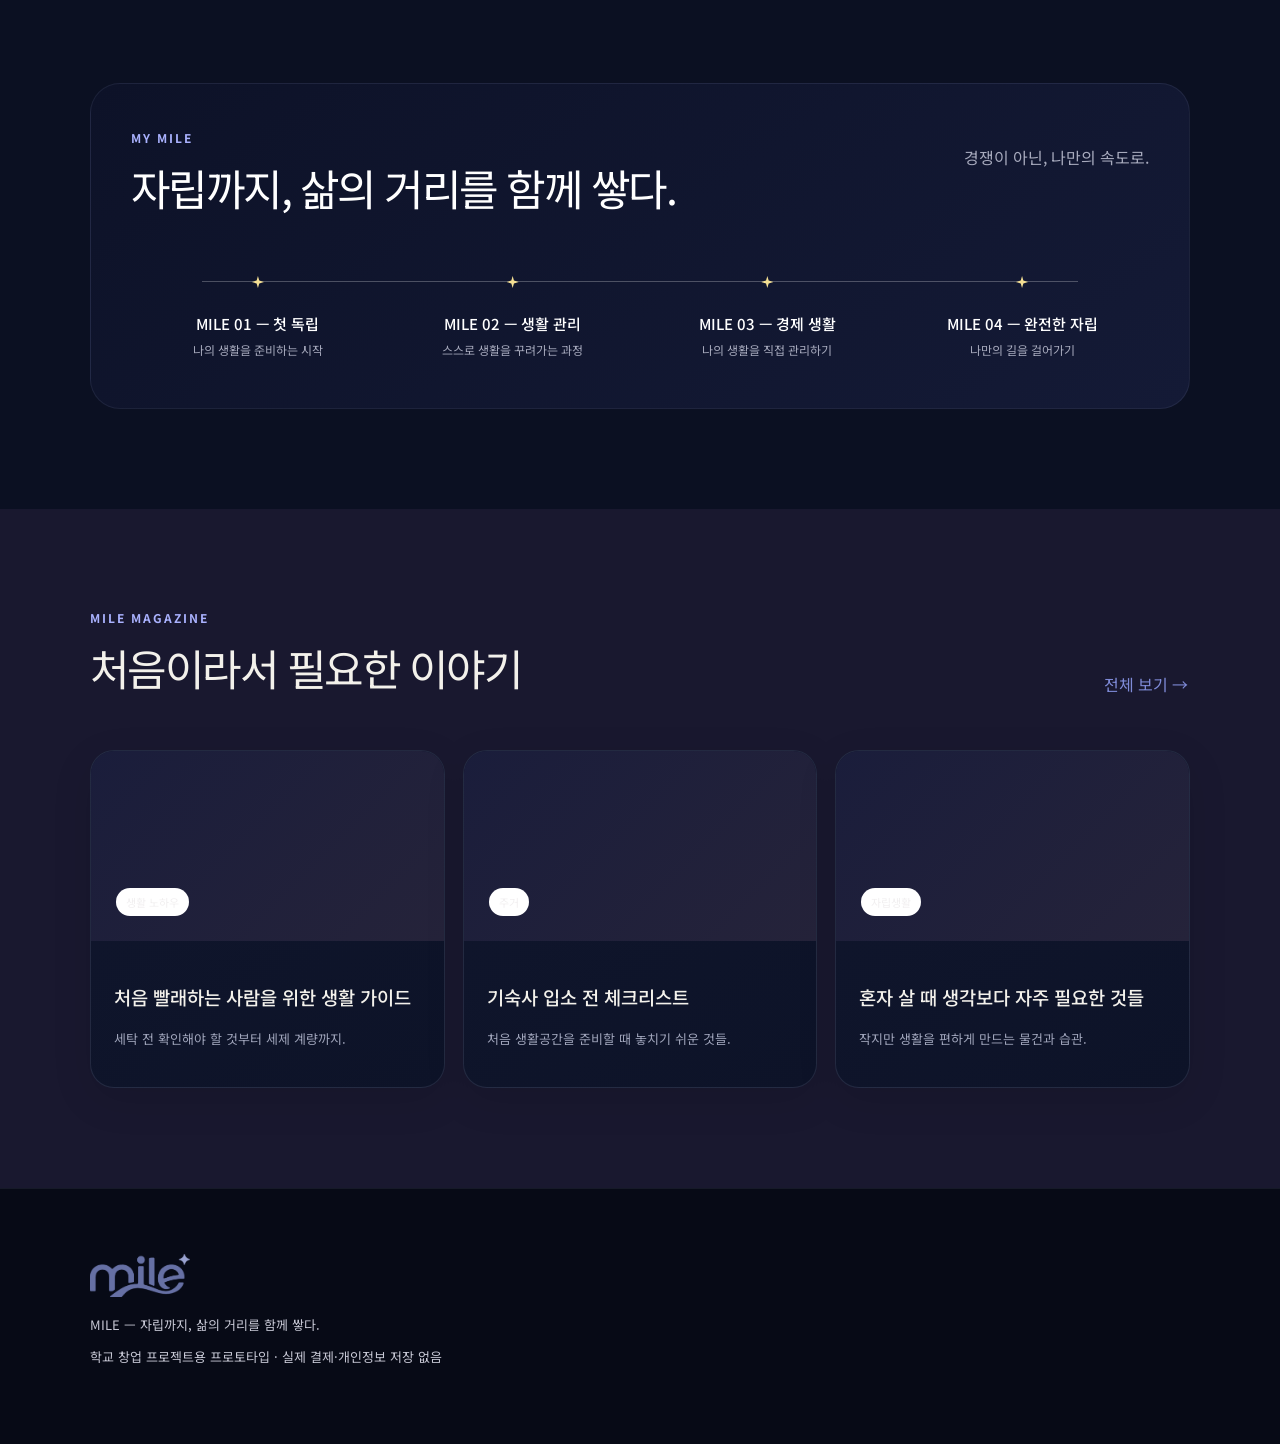
<file: 마일 홈페이지.html>
<!DOCTYPE html>
<html lang="ko"><head><meta http-equiv="Content-Type" content="text/html; charset=UTF-8">

<meta name="viewport" content="width=device-width,initial-scale=1">
<title>MILE — 자립까지, 삶의 거리를 함께 쌓다</title>
<style>
@import url('https://fonts.googleapis.com/css2?family=Noto+Sans+KR:wght@400;500;600;700&family=Playfair+Display:wght@500&display=swap');
:root{
 --lav:#9297d1;--lav-dark:#686ea9;--lav-soft:#e9e9fa;--cream:#faf8f2;
 --yellow:#f3df93;--yellow-soft:#fff5cf;--sky:#dfeef4;--navy:#232842;
 --ink:#252632;--muted:#777889;--line:#e9e7e2;--white:#fff;
}
*{box-sizing:border-box}html{scroll-behavior:smooth}body{margin:0;background:var(--cream);color:var(--ink);font-family:"Noto Sans KR",sans-serif}
button,input,select,textarea{font:inherit}button{cursor:pointer}
.nav{position:sticky;top:0;z-index:100;height:74px;padding:0 5.5vw;display:flex;align-items:center;background:rgba(250,248,242,.9);backdrop-filter:blur(18px);border-bottom:1px solid rgba(40,40,60,.07)}
.logo{width:104px;height:auto;display:block}.navlinks{display:flex;gap:28px;margin-left:70px}.navlinks button,.navright button{border:0;background:none;color:#4b4d5b;font-size:14px}.navlinks button:hover,.navright button:hover{color:var(--lav-dark)}.navright{margin-left:auto;display:flex;gap:16px;align-items:center}.cart{position:relative}.badge{position:absolute;top:-8px;right:-10px;background:var(--lav-dark);color:#fff;font-size:10px;width:17px;height:17px;border-radius:50%;display:grid;place-items:center}
.mobile-menu{display:none;margin-left:auto;border:0;background:none;font-size:23px}
.page{display:none}.page.active{display:block}
.hero{min-height:calc(100vh - 74px);display:grid;grid-template-columns:48% 52%;background:#fff;overflow:hidden}
.hero-copy{padding:8vw 7vw;display:flex;flex-direction:column;justify-content:center}
.eyebrow{display:flex;align-items:center;gap:13px;font-size:13px;color:#555766;margin-bottom:24px}.eyebrow b{font-weight:600;color:var(--ink)}.eyebrow i{height:14px;width:1px;background:#c9c7c3}
.hero h1{font-size:clamp(58px,7vw,102px);font-weight:400;letter-spacing:-7px;line-height:1.04;margin:0 0 27px}.hero h1 em{font-style:normal;color:var(--lav-dark)}
.hero-copy>p{font-size:17px;line-height:1.85;color:var(--muted);margin:0}.hero-actions{display:flex;align-items:center;gap:18px;margin-top:34px}
.primary{border:0;background:var(--lav);color:#202238;padding:14px 23px;border-radius:4px}.primary:hover{background:var(--lav-dark);color:#fff}.textbtn{border:0;background:none;color:var(--lav-dark);padding:12px 2px}
.hero-visual{position:relative;overflow:hidden;background:linear-gradient(145deg,#eee4e8 0%,#ddd9ef 47%,#b9d6e3 100%)}
.hero-visual:before{content:"";position:absolute;inset:0;background:
 radial-gradient(circle at 15% 18%,#fff 0 1.5px,transparent 2px),
 radial-gradient(circle at 64% 15%,#fff 0 1.5px,transparent 2px),
 radial-gradient(circle at 78% 31%,#fff 0 2px,transparent 2.5px),
 radial-gradient(circle at 37% 35%,#fff 0 1px,transparent 1.5px);
background-size:220px 190px,260px 220px,310px 250px,190px 170px;opacity:.65}
.visual-glow{position:absolute;width:520px;height:520px;border-radius:50%;background:#fff4;filter:blur(25px);top:-140px;right:-100px}
.visual-room{position:absolute;right:8%;top:19%;width:70%;height:43%;background:linear-gradient(150deg,#ffffffaa,#ffffff55);border:1px solid #ffffff80;border-radius:10px;box-shadow:0 30px 80px #5d638333}
.visual-room:before{content:"MILE";position:absolute;left:10%;top:24%;font-size:clamp(42px,5vw,78px);font-weight:700;letter-spacing:-4px;color:#9297d155}
.visual-room:after{content:"";position:absolute;left:10%;right:10%;bottom:20%;height:2px;background:#ffffff88;box-shadow:0 -18px #ffffff55,0 -36px #ffffff33}
.path{position:absolute;left:-12%;bottom:-12%;width:125%;height:55%;border-top:34px solid #ffffffb8;border-radius:52% 48% 0 0;transform:rotate(-8deg);box-shadow:0 -12px 35px #ffffff55}
.path-line{position:absolute;left:-5%;bottom:6%;width:115%;height:4px;border-radius:50%;background:#9297d199;transform:rotate(-8deg)}
.big-star{position:absolute;right:19%;top:23%;width:27px;height:27px;background:var(--yellow);clip-path:polygon(50% 0,61% 37%,100% 50%,61% 63%,50% 100%,39% 63%,0 50%,39% 37%);box-shadow:0 0 30px #fff}
.section{padding:100px 7vw}.section.white{background:#fff}.section-head{display:flex;justify-content:space-between;align-items:end;margin-bottom:42px}.label{font-size:12px;letter-spacing:2px;color:var(--lav-dark);font-weight:700}.section h2{font-size:43px;font-weight:400;letter-spacing:-2.5px;margin:10px 0}.section-head p{color:var(--muted);line-height:1.7}
.service-grid{display:grid;grid-template-columns:repeat(3,1fr);gap:18px}.service{position:relative;min-height:280px;border:1px solid var(--line);background:#fff;border-radius:24px;padding:31px;overflow:hidden;transition:.25s}.service:hover{transform:translateY(-5px);box-shadow:0 18px 45px #38384a12}.service:nth-child(2){background:#f8f8ff}.service:nth-child(3){background:#fff9e9}.num{font-size:12px;color:#9297d1;letter-spacing:1.5px}.service h3{font-size:25px;font-weight:500;margin:35px 0 11px}.service p{color:var(--muted);line-height:1.7;font-size:14px}.service .go{position:absolute;bottom:27px;left:31px;border:0;background:none;color:var(--lav-dark);padding:0}.service .mini-path{position:absolute;right:-25px;bottom:-35px;width:150px;height:100px;border-top:13px solid #9297d133;border-radius:50%;transform:rotate(-18deg)}
.journey-wrap{background:var(--navy);color:#fff;border-radius:30px;padding:45px 40px 50px;overflow:hidden}.journey-top{display:flex;justify-content:space-between;align-items:start}.journey-top p{color:#cfd1df}.journey{display:grid;grid-template-columns:repeat(4,1fr);position:relative;margin-top:40px}.journey:before{content:"";position:absolute;top:18px;left:7%;right:7%;height:1px;background:#ffffff40}.jstep{position:relative;text-align:center}.jstar{width:12px;height:12px;margin:13px auto 25px;background:var(--yellow);clip-path:polygon(50% 0,61% 37%,100% 50%,61% 63%,50% 100%,39% 63%,0 50%,39% 37%);box-shadow:0 0 17px #f3df9388}.jstep h4{font-size:15px;margin:0 0 7px;font-weight:500}.jstep p{margin:0;color:#b9bbca;font-size:12px}
.tools{display:flex;gap:9px;flex-wrap:wrap;margin:28px 0 34px}.search{flex:1;min-width:250px;padding:14px 17px;border:1px solid var(--line);background:#fff;border-radius:12px;outline:none}.search:focus{border-color:var(--lav)}select{padding:13px 15px;border:1px solid var(--line);border-radius:12px;background:#fff}.grid{display:grid;grid-template-columns:repeat(3,1fr);gap:18px}.product{background:#fff;border:1px solid var(--line);border-radius:22px;overflow:hidden;transition:.2s}.product:hover{transform:translateY(-4px);box-shadow:0 16px 38px #3332}.product-art{height:205px;background:linear-gradient(135deg,#f0edff,#fff2c8);display:grid;place-items:center;font-size:58px}.product-body{padding:23px}.pill{display:inline-block;background:var(--lav-soft);color:var(--lav-dark);font-size:11px;border-radius:99px;padding:6px 10px}.product h3{font-size:20px;font-weight:500;margin:12px 0 7px}.product small,.product p{color:var(--muted);font-size:13px}.price{font-weight:700;margin-top:13px}.smallbtn{margin-top:17px;padding:10px 13px;border:1px solid var(--lav);background:#fff;border-radius:9px;color:var(--lav-dark)}
.detail{max-width:1080px;margin:40px auto;background:#fff;border:1px solid var(--line);border-radius:28px;padding:42px}.split{display:grid;grid-template-columns:1fr 1fr;gap:42px}.detail-art{min-height:390px;border-radius:20px;background:linear-gradient(135deg,#f0edff,#fff0bd);display:grid;place-items:center;font-size:100px}.detail h1{font-size:42px;font-weight:400;letter-spacing:-2px}.option{display:flex;gap:8px;margin:18px 0}.option button{padding:10px 15px;border:1px solid var(--line);background:#fff;border-radius:9px}.option button.sel{border-color:var(--lav);background:var(--lav-soft)}.qty{display:flex;align-items:center;gap:14px;margin:22px 0}.qty button{width:34px;height:34px;border:1px solid var(--line);background:#fff;border-radius:8px}
.builder{max-width:900px;margin:auto}.builder-step{padding:28px;border:1px solid var(--line);border-radius:20px;background:#fff;margin-bottom:16px}.builder-step h3{font-weight:500;margin:0 0 17px}.choices{display:flex;gap:9px;flex-wrap:wrap}.choice{border:1px solid var(--line);background:#fff;padding:11px 16px;border-radius:10px}.choice.active{border-color:var(--lav);background:var(--lav-soft);color:var(--lav-dark)}.totalbox{position:sticky;bottom:20px;background:var(--navy);color:#fff;border-radius:20px;padding:22px 25px;display:flex;justify-content:space-between;align-items:center;box-shadow:0 14px 40px #23284244}
.policy{padding:25px;border:1px solid var(--line);border-radius:20px;background:#fff}.policy h3{font-weight:500;font-size:20px}.policy p{color:var(--muted);line-height:1.7;font-size:13px}.policy .source{font-size:11px;color:#999}.lock{background:#f5f3ff;border:1px dashed #aaa5e8;border-radius:20px;padding:25px;margin-bottom:30px}.lock h3{margin:0 0 6px;font-weight:500}.lock p{color:var(--muted);font-size:13px}.lock input{padding:12px;border:1px solid var(--line);border-radius:9px;width:220px}
.post{padding:25px;background:#fff;border:1px solid var(--line);border-radius:20px}.post h3{font-weight:500;font-size:19px}.meta{color:#999;font-size:11px}.post p{color:var(--muted);font-size:13px;line-height:1.7}.post-actions{display:flex;gap:13px;margin-top:18px}.post-actions button{border:0;background:none;color:#777}
.profile{display:grid;grid-template-columns:300px 1fr;gap:20px}.profile-card{background:var(--navy);color:#fff;border-radius:26px;padding:31px;min-height:330px}.profile-card .label{color:#d8d9ff}.progress{height:7px;background:#ffffff25;border-radius:99px;overflow:hidden;margin:15px 0}.progress span{display:block;width:42%;height:100%;background:var(--yellow)}.pref-card{background:#fff;border:1px solid var(--line);border-radius:26px;padding:31px}.pref-grid{display:grid;grid-template-columns:repeat(3,1fr);gap:10px}.pref{border:1px solid var(--line);border-radius:14px;padding:15px}.pref.active{border-color:var(--lav);background:var(--lav-soft)}
.mag{border-radius:24px;overflow:hidden;background:#fff;border:1px solid var(--line)}.mag-cover{height:190px;background:linear-gradient(135deg,#ddd9ef,#f7e6a9);padding:25px;display:flex;align-items:end}.mag-cover span{background:#fff;border-radius:99px;padding:6px 10px;font-size:11px}.mag-body{padding:23px}.mag h3{font-weight:500}.mag p{color:var(--muted);font-size:13px;line-height:1.7}
.footer{background:var(--navy);color:#fff;padding:65px 7vw;margin-top:0}.footer img{filter:brightness(0) invert(1);width:100px}.footer p{color:#c7c8d5;font-size:13px}
.modal{position:fixed;inset:0;background:#18192c80;z-index:200;display:none;align-items:center;justify-content:center;padding:20px}.modal.open{display:flex}.modal-box{width:min(480px,100%);background:#fff;border-radius:24px;padding:30px}.modal-box input,.modal-box textarea{width:100%;padding:13px;border:1px solid var(--line);border-radius:10px;margin:8px 0}.modal-actions{display:flex;gap:10px;margin-top:15px}.close{border:0;background:none;color:#888}
.toast{position:fixed;z-index:300;bottom:25px;left:50%;transform:translateX(-50%);background:var(--navy);color:#fff;border-radius:12px;padding:13px 18px;display:none;font-size:13px}
@media(max-width:850px){
 .nav{padding:0 20px}.navlinks,.navright{display:none}.mobile-menu{display:block}.hero{grid-template-columns:1fr}.hero-copy{padding:80px 28px}.hero h1{font-size:59px;letter-spacing:-5px}.hero-visual{height:500px}.section{padding:70px 22px}.service-grid,.grid{grid-template-columns:1fr}.journey{grid-template-columns:1fr 1fr;gap:25px}.journey:before{display:none}.split,.profile{grid-template-columns:1fr}.pref-grid{grid-template-columns:1fr 1fr}.detail{margin:20px 15px;padding:25px}
}

/* ===== MILE FINAL VISUAL UPDATE ===== */
@import url('https://fonts.googleapis.com/css2?family=Noto+Sans+KR:wght@400;500;600;700&family=Noto+Serif+KR:wght@400;500;600&family=DM+Serif+Display&display=swap');

:root{
 --lav:#9aa4ee;
 --lav-dark:#7f8bd8;
 --lav-soft:#1a1d3b;
 --cream:#080b19;
 --yellow:#f4df93;
 --yellow-soft:#242137;
 --sky:#9eb8d8;
 --navy:#0d1228;
 --ink:#f3f1eb;
 --muted:#a7aabd;
 --line:rgba(207,213,255,.13);
 --white:#11162b;
 --panel:#10162e;
 --panel-2:#151b37;
}

/* ===== MILE DREAMY CLOUD BACKGROUND ===== */

html {
    background: #080b19;
}

body {
    position: relative;
    background: #080b19;
    color: var(--ink);
}

/* 별 + 몽환적인 구름 */
body::before {
    content: "";
    position: fixed;
    inset: 0;
    pointer-events: none;
    z-index: 0;

    background:
        /* 왼쪽 위 구름 */
        radial-gradient(
            ellipse 480px 220px at -5% 10%,
            rgba(190, 180, 235, 0.28),
            rgba(190, 180, 235, 0.10) 38%,
            transparent 70%
        ),

        /* 오른쪽 위 구름 */
        radial-gradient(
            ellipse 500px 230px at 105% 18%,
            rgba(175, 168, 225, 0.25),
            rgba(175, 168, 225, 0.08) 40%,
            transparent 72%
        ),

        /* 왼쪽 아래 구름 */
        radial-gradient(
            ellipse 520px 240px at -5% 88%,
            rgba(205, 195, 240, 0.22),
            rgba(205, 195, 240, 0.07) 40%,
            transparent 72%
        ),

        /* 오른쪽 아래 구름 */
        radial-gradient(
            ellipse 520px 240px at 105% 82%,
            rgba(185, 177, 232, 0.24),
            rgba(185, 177, 232, 0.07) 40%,
            transparent 72%
        ),

        /* 기존 별 */
        radial-gradient(circle at 12% 18%, rgba(255,255,255,.7) 0 1px, transparent 1.5px),
        radial-gradient(circle at 77% 28%, rgba(255,255,255,.55) 0 1px, transparent 1.5px),
/* 기존 별 */
radial-gradient(circle at 12% 18%, rgba(255,255,255,.7) 0 1px, transparent 1.5px),
radial-gradient(circle at 77% 28%, rgba(255,255,255,.55) 0 1px, transparent 1.5px),
radial-gradient(circle at 42% 72%, rgba(255,255,255,.45) 0 1px, transparent 1.5px),

/* 추가할 별 */
radial-gradient(circle at 18% 32%, rgba(255,255,255,.8) 0 1.5px, transparent 2px),
radial-gradient(circle at 88% 15%, rgba(220,215,255,.8) 0 1.5px, transparent 2px),
radial-gradient(circle at 7% 68%, rgba(255,255,255,.65) 0 1px, transparent 2px),
radial-gradient(circle at 93% 63%, rgba(220,215,255,.7) 0 1px, transparent 2px),
radial-gradient(circle at 27% 86%, rgba(255,255,255,.55) 0 1px, transparent 2px),
radial-gradient(circle at 72% 91%, rgba(220,215,255,.6) 0 1px, transparent 2px);
        radial-gradient(circle at 42% 72%, rgba(255,255,255,.45) 0 1px, transparent 1.5px);

    background-size:
        auto,
        auto,
        auto,
        auto,
        310px 270px,
        390px 330px,
        270px 310px;

    filter: blur(4px);
opacity: 0.45;
}

/* 콘텐츠는 구름 위에 */
.nav,
.page,
.footer {
    position: relative;
    z-index: 1;
}

.nav{
 background:rgba(8,11,25,.78);
 border-bottom:1px solid rgba(203,210,255,.10);
 box-shadow:0 12px 40px rgba(0,0,0,.18);
}
.navlinks button,.navright button{color:#c8cbe0}
.navlinks button:hover,.navright button:hover{color:#fff}
.mobile-menu{color:#fff}

.page{background:transparent}
.section{background:transparent;color:var(--ink)}
.section.white{background:#0b1022}
.section h2{color:#f3f1eb}
.section-head p,.section p{color:var(--muted)}
.label{color:#aab2ff}

.hero-redesign{
 min-height:calc(100vh - 74px);
 grid-template-columns:47% 53%;
 background:
   radial-gradient(circle at 84% 22%, rgba(143,157,255,.12), transparent 26%),
   linear-gradient(120deg,#080b19 0%,#0a0e20 48%,#111731 100%);
 position:relative;
}
.hero-copy{
 padding:7vw 6.5vw 6vw 7vw;
 position:relative;
 z-index:4;
}
.hero-eyebrow{
 display:flex;align-items:center;gap:12px;
 color:#b9bed8;font-size:12px;letter-spacing:.08em;
 margin-bottom:34px;
}
.hero-eyebrow b{color:#f2efe7;font-weight:600}
.hero-eyebrow i{width:28px;height:1px;background:rgba(255,255,255,.25)}
.eyebrow-dot{
 width:5px;height:5px;border-radius:50%;background:var(--yellow);
 box-shadow:0 0 14px rgba(244,223,147,.8);
}
.hero-overline{
 margin:0 0 16px;
 color:#7f89b8 !important;
 font-size:10px !important;
 letter-spacing:.25em;
 line-height:1.5 !important;
}
.hero h1{
 font-family:"Noto Serif KR",serif;
 font-size:clamp(48px,5.5vw,84px);
 font-weight:400;
 line-height:1.16;
 letter-spacing:-.075em;
 color:#f4f1ea;
 margin:0 0 30px;
}
.hero h1 em{
 font-family:"DM Serif Display","Noto Serif KR",serif;
 font-style:normal;
 color:#aab3ff;
 letter-spacing:-.035em;
 text-shadow:0 0 32px rgba(144,155,255,.16);
}
.hero-desc{
 color:#a9adc1 !important;
 font-size:15px !important;
 line-height:1.95 !important;
}
.hero-actions{margin-top:32px;gap:22px}
.hero-primary{
 border-radius:999px;
 padding:15px 22px;
 background:#a0a9ef;
 color:#11162d;
 box-shadow:0 10px 30px rgba(121,133,232,.20);
}
.hero-primary span{margin-left:13px;font-size:16px}
.hero-primary:hover{background:#c0c7ff;color:#10142a;transform:translateY(-2px)}
.hero-secondary{color:#b5bcf3 !important}
.hero-trail{
 margin-top:44px;
 display:flex;align-items:center;gap:13px;
 color:#6f7699;font-size:11px;letter-spacing:.04em;
}
.hero-trail i{width:3px;height:3px;border-radius:50%;background:#e4d38c}

.hero-visual{
 background:
   radial-gradient(circle at 50% 32%, rgba(112,126,224,.14), transparent 26%),
   linear-gradient(135deg,#10162e 0%,#151b38 55%,#1b2143 100%);
}
.hero-constellation{overflow:hidden;isolation:isolate}
.hero-constellation:before{
 content:"";
 position:absolute;inset:0;opacity:.58;
 background-image:
  radial-gradient(circle at 14% 18%, #fff 0 1px, transparent 1.7px),
  radial-gradient(circle at 30% 76%, #fff 0 1px, transparent 1.7px),
  radial-gradient(circle at 72% 12%, #fff 0 1.2px, transparent 1.9px),
  radial-gradient(circle at 88% 61%, #fff 0 1px, transparent 1.6px);
 background-size:180px 160px,230px 190px,260px 210px,210px 180px;
}
.sky-glow{
 position:absolute;border-radius:50%;filter:blur(28px);pointer-events:none;
}
.glow-one{width:320px;height:320px;right:6%;top:8%;background:rgba(139,149,235,.12)}
.glow-two{width:240px;height:240px;left:10%;bottom:13%;background:rgba(238,218,145,.06)}
.moon-orb{
 position:absolute;right:10%;top:12%;width:88px;height:88px;border-radius:50%;
 background:radial-gradient(circle at 35% 32%,#f6f1dd,#d6d2c6 48%,#aaa9a8 100%);
 opacity:.18;filter:blur(.2px);
 box-shadow:0 0 60px rgba(240,232,197,.12);
}
.hero-card{
 position:absolute;z-index:5;right:12%;top:23%;
 width:min(620px,78%);height:43%;
 border:1px solid rgba(221,225,255,.16);
 border-radius:22px;
 background:linear-gradient(145deg,rgba(255,255,255,.07),rgba(255,255,255,.025));
 backdrop-filter:blur(16px);
 box-shadow:0 28px 80px rgba(0,0,0,.25), inset 0 1px 0 rgba(255,255,255,.06);
 padding:28px 30px;
}
.hero-card:after{
 content:"";
 position:absolute;inset:12px;border:1px solid rgba(255,255,255,.045);
 border-radius:16px;pointer-events:none;
}
.hero-card-top,.hero-card-bottom{
 display:flex;justify-content:space-between;align-items:center;
 color:#7d85ab;font-size:9px;letter-spacing:.18em;
}
.hero-card-star{color:#f4df93;font-size:20px;text-shadow:0 0 18px rgba(244,223,147,.55)}
.hero-card-brand{
 margin-top:24px;
 font-family:"DM Serif Display",serif;
 font-size:clamp(58px,7vw,92px);
 letter-spacing:-.04em;
 color:rgba(181,190,255,.16);
}
.hero-card-copy{
 margin-top:-6px;color:#b9bfdc;font-size:11px;letter-spacing:.3em;
}
.hero-card-route{
 position:absolute;left:11%;right:11%;bottom:23%;
 height:42px;border-top:1px solid rgba(255,255,255,.10);
 transform:rotate(-4deg);border-radius:50%;
}
.hero-card-route:before{
 content:"";position:absolute;left:0;right:0;top:14px;height:1px;
 background:rgba(159,171,244,.32);
 box-shadow:0 0 15px rgba(159,171,244,.18);
}
.hero-card-route span{
 position:absolute;width:7px;height:7px;border-radius:50%;background:#b5bce9;
 top:10px;box-shadow:0 0 13px rgba(181,188,233,.55);
}
.hero-card-route span:nth-child(1){left:12%}
.hero-card-route span:nth-child(2){left:51%;background:#f4df93;box-shadow:0 0 16px rgba(244,223,147,.55)}
.hero-card-route span:nth-child(3){right:8%}
.hero-card-bottom{position:absolute;left:30px;right:30px;bottom:24px}

.constellation{position:absolute;z-index:2;opacity:.65}
.constellation-a{width:280px;height:230px;right:8%;top:10%}
.constellation-b{width:210px;height:180px;left:5%;bottom:17%;opacity:.36}
.constellation .node{
 position:absolute;width:7px;height:7px;border-radius:50%;background:#cfd5f5;
 box-shadow:0 0 12px rgba(207,213,245,.55);
}
.constellation .line{
 position:absolute;height:1px;background:rgba(190,199,244,.28);
 transform-origin:left center;
}
.constellation-a .n1{left:5%;top:28%}.constellation-a .n2{left:43%;top:4%}
.constellation-a .n3{left:76%;top:32%}.constellation-a .n4{left:63%;top:78%}
.constellation-a .l1{left:6%;top:29%;width:112px;transform:rotate(-28deg)}
.constellation-a .l2{left:45%;top:6%;width:100px;transform:rotate(26deg)}
.constellation-a .l3{left:76%;top:34%;width:108px;transform:rotate(120deg)}
.constellation-b .n1{left:8%;top:20%}.constellation-b .n2{left:48%;top:52%}.constellation-b .n3{right:4%;top:10%}
.constellation-b .l1{left:9%;top:22%;width:105px;transform:rotate(26deg)}
.constellation-b .l2{left:50%;top:52%;width:86px;transform:rotate(-28deg)}

.road{
 position:absolute;z-index:3;
 width:125%;height:32%;
 left:-10%;bottom:-9%;
 border-top:26px solid rgba(156,166,231,.15);
 border-radius:50%;
 transform:rotate(-8deg);
 box-shadow:0 -10px 45px rgba(141,151,226,.08);
}
.road-front{
 bottom:-13%;border-top-width:5px;border-color:rgba(176,185,249,.40);
 box-shadow:0 0 18px rgba(150,160,240,.18);
}
.road-star{
 position:absolute;z-index:6;right:13%;bottom:31%;
 color:#f4df93;font-size:28px;
 text-shadow:0 0 22px rgba(244,223,147,.75);
}
.floating-label{
 position:absolute;z-index:6;
 color:#aab1d3;font-size:9px;letter-spacing:.18em;
 padding:8px 11px;border:1px solid rgba(255,255,255,.08);
 border-radius:999px;background:rgba(8,11,25,.36);
 backdrop-filter:blur(8px);
}
.label-one{left:10%;bottom:24%}.label-two{right:20%;bottom:18%}

.service{
 background:linear-gradient(145deg,#10162c,#0e1328) !important;
 border-color:rgba(202,208,255,.11);
 box-shadow:0 16px 50px rgba(0,0,0,.12);
}
.service:nth-child(2){background:linear-gradient(145deg,#121831,#10152b) !important}
.service:nth-child(3){background:linear-gradient(145deg,#17172e,#11152b) !important}
.service:hover{box-shadow:0 24px 60px rgba(0,0,0,.25)}
.service h3{color:#f1efe8}.service p{color:#9da2b9 !important}
.service .go{color:#aeb6f6}
.mini-path{border-color:rgba(157,169,239,.18) !important}

.journey-wrap{background:linear-gradient(145deg,#0d1228,#141a36);border:1px solid rgba(204,211,255,.08)}
.search,select{
 background:#10162c;color:#ecebf0;border-color:rgba(206,212,255,.12);
}
.search::placeholder{color:#6e748e}
.grid .product,.policy,.post,.mag,.detail,.builder-step,.pref-card{
 background:linear-gradient(145deg,#10162d,#0d1328);
 color:#f1eff0;
 border-color:rgba(207,214,255,.11);
 box-shadow:0 12px 40px rgba(0,0,0,.10);
}
.product-art,.detail-art,.mag-cover{
 background:linear-gradient(135deg,#1a1d3b,#25233a) !important;
}
.product h3,.policy h3,.post h3,.mag h3,.detail h1,.detail h2,.builder-step h3,.pref-card h2{color:#f3f1eb}
.product small,.product p,.policy p,.post p,.mag p{color:#9fa4ba}
.smallbtn,.option button,.choice,.pref{
 background:#11172e;color:#d8dbec;border-color:rgba(207,214,255,.12);
}
.smallbtn:hover,.choice:hover,.pref:hover,.option button:hover{border-color:#8f99e7}
.choice.active,.pref.active,.option button.sel{background:#1c2145;color:#c5ccff;border-color:#8994e4}
.totalbox{background:linear-gradient(145deg,#111731,#171d3b);border:1px solid rgba(210,215,255,.09)}
.profile-card{background:linear-gradient(145deg,#121832,#1a2040);border:1px solid rgba(205,211,255,.08)}
.lock{background:#141831;border-color:#7077b9}
.lock p{color:#9ca2b8}
.lock input{background:#0d1328;color:#fff;border-color:rgba(206,212,255,.12)}
.footer{background:#070a16;border-top:1px solid rgba(206,212,255,.08)}
.footer img{filter:none}
.modal{background:rgba(3,5,13,.78);backdrop-filter:blur(8px)}
.modal-box{
 background:linear-gradient(145deg,#121832,#0e1429);
 color:#f3f1eb;
 border:1px solid rgba(207,214,255,.12);
 box-shadow:0 30px 100px rgba(0,0,0,.45);
}
.modal-box input,.modal-box textarea{
 background:#0b1022;color:#f3f1eb;border-color:rgba(207,214,255,.12);
}
.modal-box input::placeholder,.modal-box textarea::placeholder{color:#6f7590}
.close{color:#a2a7ba}

.post-actions button{color:#9fa5bc}
.post-actions button:hover{color:#dce0f4}

@media(max-width:850px){
 .hero-redesign{grid-template-columns:1fr;min-height:auto}
 .hero-copy{padding:90px 7vw 62px}
 .hero-visual{min-height:510px}
 .hero-card{right:8%;width:84%;top:18%;height:48%}
 .hero h1{font-size:clamp(43px,11vw,68px);letter-spacing:-.07em}
 .hero-trail{margin-top:34px;flex-wrap:wrap}
 .section{padding:78px 6vw}
}
@media(max-width:560px){
 .hero-copy{padding:70px 6vw 50px}
 .hero-visual{min-height:430px}
 .hero-card{top:18%;height:50%;padding:22px}
 .hero-card-brand{font-size:58px}
 .hero-card-bottom{left:22px;right:22px}
 .floating-label{display:none}
 .road-star{right:10%;bottom:27%}
 .hero-actions{flex-wrap:wrap}
}


.comment-modal{width:100%}
.comment-modal-head{display:flex;justify-content:space-between;align-items:flex-start}
.comment-modal-head h2{margin:6px 0 0;font-family:"Noto Serif KR",serif;font-weight:500}
.comment-close{
 border:0;background:rgba(255,255,255,.05);color:#dfe2f1;
 width:34px;height:34px;border-radius:50%;font-size:23px;line-height:1;
}
.comment-target{
 margin:20px 0 16px;padding:15px 16px;border-radius:13px;
 background:#0b1022;border:1px solid rgba(205,211,255,.08);
 color:#d8dbea;font-size:14px;
}
.comment-list{max-height:290px;overflow:auto;padding-right:4px}
.comment-item{
 padding:14px 0;border-bottom:1px solid rgba(205,211,255,.08)
}
.comment-item:last-child{border-bottom:0}
.comment-item>div{display:flex;gap:10px;align-items:center}
.comment-item b{font-size:13px;color:#ecebf2}
.comment-item span{font-size:10px;color:#6f7590}
.comment-item p{margin:7px 0 0;color:#a8aec2;font-size:13px;line-height:1.65}
.comment-empty{color:#7e849c;font-size:13px;text-align:center;padding:26px 0}
.comment-write{margin-top:12px;padding-top:16px;border-top:1px solid rgba(205,211,255,.08)}
.comment-write textarea{margin:0 0 10px !important}
.liked{color:#f1b4c7 !important}

/* ================================
   MILE 추가 디자인
   ================================ */

/* 전체 공통 */
.mile-redesign {
    box-sizing: border-box;
    font-family: "Pretendard", "Noto Sans KR", sans-serif;
}

.mile-redesign *,
.mile-redesign *::before,
.mile-redesign *::after {
    box-sizing: border-box;
}

/* ================================
   1. 나의 MILE - 별자리
   ================================ */

.constellation-section {
    position: relative;
    overflow: hidden;
    padding: 90px 24px;
    background:
        radial-gradient(circle at 20% 20%, rgba(145, 135, 220, 0.12), transparent 25%),
        radial-gradient(circle at 80% 70%, rgba(120, 150, 230, 0.10), transparent 25%),
        #10121f;
    color: #ffffff;
}

.constellation-header {
    max-width: 1000px;
    margin: 0 auto 45px;
    text-align: center;
}

.mile-label {
    display: inline-block;
    margin-bottom: 12px;
    color: #b9b2ff;
    font-size: 13px;
    font-weight: 700;
    letter-spacing: 2px;
}

.constellation-header h2 {
    margin: 0 0 14px;
    font-size: clamp(30px, 5vw, 48px);
    font-weight: 800;
}

.constellation-header p {
    margin: 0;
    color: #b9b9c8;
    line-height: 1.7;
}

/* 별자리 박스 */
.constellation-box {
    position: relative;
    max-width: 1000px;
    height: 430px;
    margin: 0 auto;
    border: 1px solid rgba(255,255,255,0.08);
    border-radius: 28px;
    overflow: hidden;
    background:
        radial-gradient(circle at 10% 30%, rgba(255,255,255,0.15) 1px, transparent 2px),
        radial-gradient(circle at 80% 20%, rgba(255,255,255,0.12) 1px, transparent 2px),
        radial-gradient(circle at 55% 80%, rgba(255,255,255,0.12) 1px, transparent 2px),
        #15182a;
    background-size: 120px 120px, 170px 170px, 210px 210px;
}

/* 별자리 선 */
.constellation-box::before {
    content: "";
    position: absolute;
    left: 13%;
    top: 50%;
    width: 74%;
    height: 2px;
    background: linear-gradient(
        90deg,
        transparent,
        rgba(190,185,255,0.5),
        rgba(190,185,255,0.5),
        transparent
    );
    transform: rotate(-8deg);
}

/* 별 */
.constellation-star {
    position: absolute;
    width: 92px;
    height: 92px;
    border-radius: 50%;
    display: flex;
    flex-direction: column;
    justify-content: center;
    align-items: center;
    text-align: center;
    background: #292d46;
    border: 2px solid #666b91;
    box-shadow: 0 0 20px rgba(130,130,190,0.25);
    z-index: 2;
}

.constellation-star span {
    font-size: 12px;
    color: #aaaec9;
    margin-bottom: 4px;
}

.constellation-star b {
    font-size: 13px;
    color: #ffffff;
}

/* 완료된 별 */
.constellation-star.completed {
    background: #7771c8;
    border-color: #c5c1ff;
    box-shadow:
        0 0 15px rgba(155,150,255,0.7),
        0 0 40px rgba(120,115,220,0.3);
}

/* 마지막 별 */
.constellation-star.final {
    width: 115px;
    height: 115px;
    background: #d5cfff;
    border-color: #ffffff;
    color: #25243c;
    box-shadow:
        0 0 25px rgba(220,215,255,0.9),
        0 0 65px rgba(180,175,255,0.45);
}

.constellation-star.final span,
.constellation-star.final b {
    color: #292640;
}

.cs1 {
    left: 10%;
    top: 55%;
}

.cs2 {
    left: 29%;
    top: 38%;
}

.cs3 {
    left: 48%;
    top: 52%;
}

.cs4 {
    left: 66%;
    top: 34%;
}

.cs5 {
    right: 7%;
    top: 53%;
}

.constellation-message {
    max-width: 700px;
    margin: 30px auto 0;
    padding: 18px 22px;
    border-radius: 16px;
    background: rgba(255,255,255,0.05);
    text-align: center;
    color: #c8c8d8;
    line-height: 1.6;
}

/* ================================
   2. MILE 키트
   ================================ */

.mile-kit-section {
    padding: 90px 24px;
    background: #f7f5fb;
    color: #27243a;
}

.mile-kit-title {
    max-width: 1000px;
    margin: 0 auto 35px;
    text-align: center;
}

.mile-kit-title h2 {
    margin: 0 0 10px;
    font-size: 40px;
}

.mile-kit-title p {
    color: #777486;
}

/* 첫걸음 / 리필 버튼 */
.kit-switch {
    display: flex;
    justify-content: center;
    gap: 10px;
    margin-bottom: 35px;
}

.kit-switch button {
    border: 1px solid #d8d3e8;
    background: #ffffff;
    color: #555064;
    padding: 12px 25px;
    border-radius: 30px;
    cursor: pointer;
    font-weight: 700;
}

.kit-switch button.active {
    background: #7771c8;
    color: #ffffff;
    border-color: #7771c8;
}

/* 키트 박스 */
.kit-panel {
    max-width: 1000px;
    margin: 0 auto;
    padding: 35px;
    border-radius: 25px;
    background: #ffffff;
    box-shadow: 0 12px 40px rgba(50,40,90,0.08);
}

.kit-panel-header {
    display: flex;
    justify-content: space-between;
    align-items: center;
    gap: 20px;
    margin-bottom: 25px;
}

.kit-panel-header h3 {
    margin: 0;
    font-size: 25px;
}

.mile-btn {
    border: none;
    border-radius: 12px;
    padding: 12px 18px;
    background: #7771c8;
    color: white;
    font-weight: 700;
    cursor: pointer;
}

.mile-btn:hover {
    opacity: 0.85;
}

/* ================================
   3. Community
   ================================ */

.school-community {
    padding: 90px 24px;
    background: #ffffff;
}

.community-header {
    max-width: 1000px;
    margin: 0 auto 30px;
}

.community-header h2 {
    margin: 0 0 10px;
    font-size: 38px;
    color: #27243a;
}

.community-header p {
    color: #777486;
}

/* 지역 / 학교 선택 */
.school-filter {
    max-width: 1000px;
    margin: 0 auto 30px;
    padding: 20px;
    display: flex;
    gap: 12px;
    flex-wrap: wrap;
    border-radius: 18px;
    background: #f6f4fa;
}

.school-filter select,
.school-filter input {
    padding: 13px 15px;
    border: 1px solid #ddd8e9;
    border-radius: 10px;
    background: white;
    color: #333;
}

.school-filter select {
    min-width: 150px;
}

/* 게시글 */
.school-posts {
    max-width: 1000px;
    margin: 0 auto;
}

.school-post {
    padding: 22px;
    margin-bottom: 12px;
    border: 1px solid #e8e4ef;
    border-radius: 16px;
    background: #ffffff;
}

.school-name {
    margin-bottom: 8px;
    color: #7771c8;
    font-size: 13px;
    font-weight: 700;
}

.school-post h4 {
    margin: 0 0 8px;
    color: #28253a;
}

.school-post p {
    margin: 0 0 15px;
    color: #6f6b79;
    line-height: 1.6;
}

.post-buttons {
    display: flex;
    gap: 8px;
}

.post-buttons button {
    border: 1px solid #ddd8e9;
    background: #faf9fc;
    border-radius: 9px;
    padding: 8px 12px;
    cursor: pointer;
}

/* ================================
   4. MILE 계간지
   ================================ */

.quarterly-section {
    padding: 90px 24px;
    background: #10121f;
    color: white;
}

.quarterly-header {
    max-width: 1000px;
    margin: 0 auto 35px;
    text-align: center;
}

.quarterly-header h2 {
    margin: 0 0 12px;
    font-size: 40px;
}

.quarterly-header p {
    color: #b9b9c8;
}

.subscription-box {
    max-width: 1000px;
    margin: 0 auto 35px;
    padding: 28px;
    border: 1px solid rgba(255,255,255,0.1);
    border-radius: 22px;
    background: rgba(255,255,255,0.05);
    display: flex;
    justify-content: space-between;
    align-items: center;
    gap: 20px;
}

.subscription-copy h3 {
    margin: 0 0 8px;
}

.subscription-copy p {
    margin: 0;
    color: #b9b9c8;
}

.subscription-price {
    font-size: 25px;
    font-weight: 800;
}

/* 계간지 카드 */
.quarter-grid {
    max-width: 1000px;
    margin: 0 auto;
    display: grid;
    grid-template-columns: repeat(4, 1fr);
    gap: 15px;
}

.quarter {
    padding: 25px 20px;
    min-height: 220px;
    border-radius: 20px;
    background: #191c2e;
    border: 1px solid rgba(255,255,255,0.08);
}

.quarter strong {
    color: #bdb8ff;
    font-size: 13px;
}

.quarter h3 {
    margin: 15px 0 10px;
}

.quarter p {
    color: #aaaabd;
    line-height: 1.5;
}

.quarter button {
    margin-top: 15px;
}

/* ================================
   5. 댓글 모달
   ================================ */

.mile-modal {
    display: none;
    position: fixed;
    inset: 0;
    z-index: 9999;
    background: rgba(0,0,0,0.65);
    align-items: center;
    justify-content: center;
    padding: 20px;
}

.mile-modal.show {
    display: flex;
}

.mile-modal-box {
    width: min(600px, 100%);
    max-height: 85vh;
    overflow-y: auto;
    background: white;
    color: #29263a;
    border-radius: 22px;
    padding: 25px;
    box-shadow: 0 20px 70px rgba(0,0,0,0.3);
}

.mile-modal-head {
    display: flex;
    justify-content: space-between;
    align-items: center;
    margin-bottom: 20px;
}

.mile-modal-head h3 {
    margin: 0;
}

.mile-modal-close {
    border: none;
    background: #f1eff6;
    border-radius: 50%;
    width: 35px;
    height: 35px;
    cursor: pointer;
    font-size: 18px;
}

.comment-item {
    padding: 15px 0;
    border-bottom: 1px solid #ece9f1;
}

.comment-item strong {
    display: block;
    margin-bottom: 5px;
}

.comment-item p {
    margin: 0;
    color: #666171;
}

.comment-form {
    display: flex;
    gap: 8px;
    margin-top: 20px;
}

.comment-form input {
    flex: 1;
    padding: 12px;
    border: 1px solid #ddd8e9;
    border-radius: 10px;
}

/* ================================
   모바일
   ================================ */

@media (max-width: 700px) {

    .constellation-box {
        height: 500px;
    }

    .constellation-star {
        width: 72px;
        height: 72px;
    }

    .constellation-star b {
        font-size: 11px;
    }

    .constellation-star.final {
        width: 90px;
        height: 90px;
    }

    .cs1 {
        left: 8%;
        top: 60%;
    }

    .cs2 {
        left: 28%;
        top: 40%;
    }

    .cs3 {
        left: 45%;
        top: 60%;
    }

    .cs4 {
        left: 63%;
        top: 40%;
    }

    .cs5 {
        right: 5%;
        top: 65%;
    }

    .kit-panel-header,
    .subscription-box {
        flex-direction: column;
        align-items: flex-start;
    }

    .quarter-grid {
        grid-template-columns: 1fr 1fr;
    }

    .school-filter {
        flex-direction: column;
    }

    .school-filter select,
    .school-filter input {
        width: 100%;
    }
}

@media (max-width: 450px) {

    .quarter-grid {
        grid-template-columns: 1fr;
    }

    .constellation-header h2,
    .quarterly-header h2,
    .mile-kit-title h2 {
        font-size: 30px;
    }
}
/* ================================
   MILE-age 페이지 기본 숨김
   ================================ */

#mileAgePage {
    display: none;
}
/* =========================================
   MILE-age constellation
   ========================================= */

.mile-age-page {
  padding-bottom: 80px;
}

.mile-age-intro {
  display: flex;
  justify-content: space-between;
  align-items: flex-end;
  gap: 30px;
  margin-bottom: 35px;
}

.mile-age-intro h2 {
  margin: 8px 0 10px;
}

.mile-age-intro p {
  color: var(--muted);
  line-height: 1.7;
  margin: 0;
}

.mile-total {
  min-width: 145px;
  padding: 20px 24px;
  border-radius: 20px;
  background: #242238;
  color: white;
  text-align: right;
  box-shadow: 0 15px 35px rgba(30, 25, 60, 0.15);
}

.mile-total span,
.mile-total small {
  display: block;
  color: #aaa6c5;
  font-size: 11px;
  letter-spacing: 1.5px;
}

.mile-total strong {
  display: inline-block;
  margin-top: 5px;
  font-size: 32px;
  letter-spacing: -1px;
}


/* 별자리 전체 */

.mile-constellation {
  position: relative;
  overflow: hidden;
  border-radius: 30px;
  background:
    radial-gradient(circle at 75% 18%, rgba(150,145,220,.18), transparent 25%),
    radial-gradient(circle at 20% 80%, rgba(130,125,190,.10), transparent 30%),
    linear-gradient(145deg, #111120, #1c1b30 55%, #24213b);
  padding: 35px;
  color: white;
  box-shadow: 0 25px 60px rgba(20,18,45,.18);
}

.constellation-title {
  display: flex;
  justify-content: space-between;
  align-items: flex-start;
  position: relative;
  z-index: 5;
}

.constellation-title > div:first-child span {
  color: #aaa6c5;
  font-size: 10px;
  letter-spacing: 2px;
}

.constellation-title h3 {
  margin: 8px 0 0;
  color: white;
  font-size: 23px;
}

.constellation-progress {
  text-align: right;
}

.constellation-progress strong {
  display: block;
  color: #d5d0ff;
  font-size: 25px;
}

.constellation-progress span {
  color: #88849f;
  font-size: 11px;
}


/* 별자리 지도 */

.constellation-map {
  position: relative;
  height: 430px;
  margin-top: 10px;
}

.constellation-lines {
  position: absolute;
  inset: 0;
  width: 100%;
  height: 100%;
  overflow: visible;
}

.star-line {
  stroke: rgba(190,185,230,.14);
  stroke-width: 1.5;
  stroke-dasharray: 5 7;
  transition: all .8s ease;
}

.star-line.active {
  stroke: #aaa3ff;
  stroke-width: 2;
  stroke-dasharray: none;
  filter: drop-shadow(0 0 5px rgba(170,163,255,.5));
}


/* 별 */

.mile-star {
  position: absolute;
  z-index: 4;
  border: 0;
  background: transparent;
  color: white;
  cursor: pointer;
  padding: 0;
  text-align: center;
  transform: translate(-50%, -50%);
}

.star-01 {
  left: 13%;
  top: 70%;
}

.star-02 {
  left: 35%;
  top: 42%;
}

.star-03 {
  left: 57%;
  top: 60%;
}

.star-04 {
  left: 85%;
  top: 25%;
}

.star-shape {
  display: flex;
  align-items: center;
  justify-content: center;
  width: 54px;
  height: 54px;
  color: #77738a;
  font-size: 34px;
  transition: all .7s ease;
  filter: drop-shadow(0 0 0 transparent);
}

.mile-star.active .star-shape {
  color: #e7e3ff;
  transform: scale(1.12);
  filter:
    drop-shadow(0 0 5px rgba(225,220,255,.8))
    drop-shadow(0 0 18px rgba(170,160,255,.55));
}

.mile-star.final-star.active .star-shape {
  color: #fff8cf;
  transform: scale(1.35);
  filter:
    drop-shadow(0 0 6px rgba(255,245,190,.95))
    drop-shadow(0 0 25px rgba(220,205,130,.6));
}

.star-info {
  display: block;
  margin-top: 4px;
  white-space: nowrap;
  opacity: .55;
  transition: all .5s ease;
}

.mile-star.active .star-info {
  opacity: 1;
}

.star-info small {
  display: block;
  color: #aaa6c5;
  font-size: 9px;
  letter-spacing: 1.5px;
}

.star-info b {
  display: block;
  margin-top: 3px;
  color: white;
  font-size: 12px;
}


/* 배경의 작은 별 */

.tiny-star {
  position: absolute;
  color: rgba(220,216,255,.25);
  font-size: 9px;
  pointer-events: none;
}

.tiny-1 {
  left: 24%;
  top: 18%;
}

.tiny-2 {
  left: 48%;
  top: 28%;
}

.tiny-3 {
  left: 72%;
  top: 72%;
}

.tiny-4 {
  left: 90%;
  top: 55%;
}

.tiny-5 {
  left: 64%;
  top: 12%;
}


/* 진행 상황 */

.mile-status {
  position: relative;
  z-index: 5;
  margin-top: -5px;
  padding-top: 25px;
  border-top: 1px solid rgba(255,255,255,.08);
}

.mile-status > div:first-child {
  display: flex;
  align-items: baseline;
  gap: 12px;
}

.status-label {
  color: #8d89a5;
  font-size: 10px;
  letter-spacing: 1.5px;
}

.mile-status strong {
  font-size: 19px;
}

.mile-status strong small {
  color: #77738c;
  font-size: 11px;
  font-weight: 400;
}

.mile-progress-track {
  width: 100%;
  height: 5px;
  margin-top: 12px;
  border-radius: 999px;
  background: rgba(255,255,255,.08);
  overflow: hidden;
}

.mile-progress-bar {
  width: 0%;
  height: 100%;
  border-radius: inherit;
  background: linear-gradient(90deg, #8881cf, #d5d0ff);
  transition: width .8s ease;
  box-shadow: 0 0 12px rgba(180,170,255,.45);
}

.mile-status p {
  margin: 10px 0 0;
  color: #9692aa;
  font-size: 12px;
}


/* MILE 적립 */

.mile-earn {
  display: flex;
  justify-content: space-between;
  align-items: center;
  gap: 30px;
  margin-top: 25px;
  padding: 28px 30px;
  border: 1px solid #e5e1ee;
  border-radius: 24px;
  background: #faf9fc;
}

.mile-earn h3 {
  margin: 7px 0;
  font-size: 18px;
}

.mile-earn p {
  margin: 0;
  color: var(--muted);
  font-size: 13px;
}

.mile-earn-buttons {
  display: flex;
  gap: 8px;
  flex-wrap: wrap;
}

.mile-earn-buttons button {
  border: 1px solid #d8d4e6;
  background: white;
  color: #4e4968;
  padding: 11px 15px;
  border-radius: 12px;
  cursor: pointer;
  font-weight: 600;
  transition: all .2s ease;
}

.mile-earn-buttons button:hover {
  background: #eeeafd;
  border-color: #aaa2d8;
  transform: translateY(-2px);
}


/* 완료 메시지 */

.mile-complete-message {
  margin-top: 15px;
  text-align: center;
  color: #77738a;
  font-size: 12px;
}


/* 모바일 */

@media (max-width: 700px) {

  .mile-age-intro {
    align-items: stretch;
    flex-direction: column;
  }

  .mile-total {
    text-align: left;
  }

  .mile-constellation {
    padding: 25px 18px;
  }

  .constellation-map {
    height: 350px;
  }

  .star-shape {
    width: 44px;
    height: 44px;
    font-size: 28px;
  }

  .star-info b {
    font-size: 10px;
  }

  .mile-earn {
    flex-direction: column;
    align-items: flex-start;
  }

}
/* =========================================
   MILE DREAMY CLOUD EDGE
   ========================================= */

body {
    background: #19182f;
}

/* 왼쪽 가장자리 구름 */
body::before {
    content: "";
    position: fixed;
    inset: 0;
    pointer-events: none;
    z-index: 0;

    background:
        /* 아주 은은한 왼쪽 위 구름 */
        radial-gradient(
            ellipse 480px 220px at -8% 10%,
            rgba(190, 180, 235, 0.12),
            rgba(190, 180, 235, 0.04) 40%,
            transparent 70%
        ),

        /* 아주 은은한 오른쪽 위 구름 */
        radial-gradient(
            ellipse 500px 230px at 108% 18%,
            rgba(175, 168, 225, 0.10),
            rgba(175, 168, 225, 0.03) 40%,
            transparent 72%
        ),

        /* 아주 은은한 왼쪽 아래 구름 */
        radial-gradient(
            ellipse 520px 240px at -8% 88%,
            rgba(205, 195, 240, 0.09),
            rgba(205, 195, 240, 0.03) 40%,
            transparent 72%
        ),

        /* 아주 은은한 오른쪽 아래 구름 */
        radial-gradient(
            ellipse 520px 240px at 108% 82%,
            rgba(185, 177, 232, 0.10),
            rgba(185, 177, 232, 0.03) 40%,
            transparent 72%
        ),

        /* 작은 별 9개 */
        radial-gradient(circle at 12% 18%, rgba(255,255,255,.75) 0 1px, transparent 1.5px),
        radial-gradient(circle at 77% 28%, rgba(255,255,255,.55) 0 1px, transparent 1.5px),
        radial-gradient(circle at 42% 72%, rgba(255,255,255,.45) 0 1px, transparent 1.5px),
        radial-gradient(circle at 18% 32%, rgba(255,255,255,.70) 0 1.2px, transparent 1.8px),
        radial-gradient(circle at 88% 15%, rgba(220,215,255,.75) 0 1.2px, transparent 1.8px),
        radial-gradient(circle at 7% 68%, rgba(255,255,255,.60) 0 1px, transparent 1.7px),
        radial-gradient(circle at 93% 63%, rgba(220,215,255,.65) 0 1px, transparent 1.7px),
        radial-gradient(circle at 27% 86%, rgba(255,255,255,.50) 0 1px, transparent 1.7px),
        radial-gradient(circle at 72% 91%, rgba(220,215,255,.55) 0 1px, transparent 1.7px);

    filter: blur(3px);
    opacity: 0.7;
}
/* 오른쪽 가장자리 구름 */
body::after {
    content: "";
    position: fixed;
    width: 600px;
    height: 300px;
    right: -260px;
    bottom: 12%;
    z-index: 0;
    pointer-events: none;

    background: radial-gradient(
        ellipse,
        rgba(180, 173, 230, 0.19) 0%,
        rgba(180, 173, 230, 0.10) 35%,
        rgba(180, 173, 230, 0.04) 58%,
        transparent 75%
    );

    filter: blur(30px);
}

/* 실제 사이트 콘텐츠가 구름보다 위에 오도록 */
header,
main,
.page,
.section {
    position: relative;
    z-index: 1;
}</style>
<style>
/* ===== MILE 키트 상품 페이지 — 별자리 테마 ===== */
.kitshop-wrap{max-width:1060px;margin:0 auto;padding:90px 6vw 120px;position:relative}
.kitshop-head{display:flex;justify-content:space-between;align-items:flex-end;gap:24px;margin-bottom:42px}
.kitshop-title{margin:12px 0 10px;font-size:40px;font-weight:400;letter-spacing:-2px;color:#f3f1eb}
.kitshop-sub{margin:0;color:var(--muted);font-size:14px;line-height:1.7}
.kitshop-constellation{width:230px;height:90px;flex:0 0 auto;overflow:visible}
.kitshop-constellation line{stroke:rgba(170,163,255,.35);stroke-width:1}
.kitshop-constellation circle{fill:#d9d6ff;filter:drop-shadow(0 0 4px rgba(190,185,255,.8))}
.kitshop-constellation circle.gold{fill:#f4df93;filter:drop-shadow(0 0 6px rgba(244,223,147,.9))}
.kitshop-grid{display:grid;grid-template-columns:repeat(2,minmax(0,1fr));gap:24px}
.kitshop-card{position:relative;padding:14px 14px 0;border-radius:26px;border:1px solid rgba(207,214,255,.11);background:linear-gradient(145deg,#10162d,#0d1328);box-shadow:0 16px 50px rgba(0,0,0,.18);cursor:pointer;overflow:hidden;transition:transform .25s,box-shadow .25s,border-color .25s}
.kitshop-card:nth-child(2){background:linear-gradient(145deg,#17172e,#11152b)}
.kitshop-card:hover,.kitshop-card:focus-visible{transform:translateY(-5px);border-color:rgba(170,163,255,.35);box-shadow:0 24px 60px rgba(0,0,0,.3),0 0 0 1px rgba(170,163,255,.12);outline:none}
.kitshop-card-img{position:relative;aspect-ratio:1/1;border-radius:18px;overflow:hidden;background:#0c1026}
.kitshop-card-img img{width:100%;height:100%;object-fit:cover;display:block;transition:transform .6s}
.kitshop-card:hover .kitshop-card-img img{transform:scale(1.03)}
.kitshop-card-img:after{content:"";position:absolute;inset:0;border-radius:inherit;box-shadow:inset 0 0 0 1px rgba(207,214,255,.08);pointer-events:none}
.kitshop-card-body{position:relative;padding:22px 10px 26px}
.kitshop-card-tag{display:inline-flex;align-items:center;gap:6px;padding:5px 11px;border-radius:999px;border:1px solid rgba(170,178,255,.25);color:#aab2ff;font-size:11px;letter-spacing:1px}
.kitshop-card-tag:before{content:"✦";color:#f4df93}
.kitshop-card h3{margin:14px 0 6px;font-size:21px;font-weight:500;color:#f1efe8}
.kitshop-card-price{color:var(--muted);font-size:14px}
.kitshop-card-price span{color:#f4df93;font-weight:600}
.kitshop-card-go{position:absolute;right:12px;bottom:26px;color:#aeb6f6;font-size:13px}

.kitdetail{position:relative;overflow:hidden;display:grid;grid-template-columns:minmax(0,360px) minmax(0,1fr);gap:40px;padding:36px;border-radius:30px;border:1px solid rgba(207,214,255,.08);
 background:radial-gradient(circle at 78% 10%,rgba(150,145,220,.16),transparent 28%),radial-gradient(circle at 12% 90%,rgba(130,125,190,.10),transparent 32%),linear-gradient(145deg,#111120,#1c1b30 55%,#24213b);box-shadow:0 25px 60px rgba(0,0,0,.25);color:#f1efe8}
.kitdetail-deco{position:absolute;color:rgba(231,227,255,.35);font-size:12px;pointer-events:none}
.kitdetail>div{position:relative;z-index:1}
.kitdetail>div:first-of-type{align-self:start;position:sticky;top:100px}
.kitdetail-back{border:0;background:none;padding:0;margin-bottom:22px;color:#aeb6f6;font-size:13px}
.kitdetail-back:hover{color:#fff}
.kitdetail-img{width:100%;aspect-ratio:1/1;border-radius:20px;overflow:hidden;background:#0c1026;box-shadow:0 0 0 1px rgba(207,214,255,.12),0 20px 50px rgba(0,0,0,.35)}
.kitdetail-img img{width:100%;height:100%;object-fit:cover;display:block}
.kitdetail-imgtag{margin-top:14px;display:inline-flex;align-items:center;gap:6px;padding:5px 11px;border-radius:999px;border:1px solid rgba(170,178,255,.25);color:#aab2ff;font-size:11px;letter-spacing:1px}
.kitdetail-imgtag:before{content:"✦";color:#f4df93}
.kitdetail-path{font-size:11px;letter-spacing:2px;color:#aaa6c5}
.kitdetail-title{margin:10px 0 6px;font-size:30px;font-weight:500;letter-spacing:-1px;color:#fff}
.kitdetail-price{font-size:22px;font-weight:600;color:#f4df93}
.kitdetail-price small{margin-left:8px;font-size:12px;font-weight:400;color:#aaa6c5}
.kitdetail-desc{margin:16px 0 0;max-width:440px;font-size:13px;line-height:1.85;color:#a7aabd}
.kitdetail-group{margin-top:30px;font-size:13px;font-weight:600;color:#e7e3ff}
.kitdetail-group span{font-weight:400;color:#88849f}
.kitdetail-sits{display:flex;gap:8px;margin-top:12px}
.kitdetail-sits button{border:1px solid rgba(207,214,255,.16);background:rgba(255,255,255,.03);color:#c8cbe0;border-radius:999px;padding:8px 16px;font-size:12px}
.kitdetail-sits button.active{background:var(--lav);border-color:var(--lav);color:#202238;font-weight:600}
.kitdetail-sitnote{margin-top:10px;font-size:12px;color:#88849f}
.kitdetail-items{display:grid;grid-template-columns:repeat(2,minmax(0,1fr));gap:8px;margin-top:12px}
.kititem{display:flex;align-items:center;gap:6px;padding:6px 6px 6px 4px;border-radius:14px;border:1px solid rgba(207,214,255,.08);background:rgba(255,255,255,.02);transition:border-color .3s,background .3s}
.kititem.on{border-color:rgba(170,163,255,.38);background:rgba(154,164,238,.08)}
.kititem-main{flex:1;min-width:0;display:flex;align-items:center;gap:8px;border:0;background:none;padding:4px 4px;text-align:left;color:#77738a}
.kititem-star{font-size:15px;color:#4d4a63;transition:all .5s}
.kititem.on .kititem-star{color:#f4df93;filter:drop-shadow(0 0 4px rgba(244,223,147,.8))}
.kititem-text{flex:1;min-width:0;display:flex;flex-direction:column;gap:2px}
.kititem-name{font-size:12.5px;line-height:1.35;color:#8e8aa6;word-break:keep-all}
.kititem.on .kititem-name{color:#f1efe8}
.kititem-price{font-size:11px;color:#77738a}
.kititem.on .kititem-price{color:#c9c4ff}
.kititem-qty{display:inline-flex;align-items:center;border-radius:999px;background:rgba(8,11,25,.45);border:1px solid rgba(207,214,255,.12)}
.kititem-qty button{border:0;background:none;width:26px;height:26px;color:#e7e3ff;font-size:14px;line-height:1}
.kititem-qty button:hover{color:#f4df93}
.kititem-qty span{min-width:18px;text-align:center;font-size:12px;font-weight:600;color:#fff}
.kititem-add{border:1px dashed rgba(170,163,255,.3);background:none;color:#aab2ff;border-radius:999px;padding:5px 10px;font-size:11px;white-space:nowrap}
.kititem-add:hover{border-style:solid;color:#fff}
.kitdetail-bottom{display:flex;justify-content:space-between;align-items:center;gap:20px;margin-top:30px;padding-top:24px;border-top:1px solid rgba(207,214,255,.1)}
.kitdetail-summary small{display:block;color:#88849f;font-size:11px;letter-spacing:1.5px}
.kitdetail-summary strong{display:block;margin-top:6px;font-size:14px;font-weight:500;color:#e7e3ff}
.kitdetail-buy{text-align:right}
.kitdetail-buy button{border:0;border-radius:999px;background:var(--lav);color:#202238;padding:13px 26px;font-size:14px;font-weight:600;box-shadow:0 0 24px rgba(154,164,238,.35);transition:background .2s}
.kitdetail-buy button:hover{background:#b3bbff}
.kitdetail-buy button:disabled{background:#3a3d5c;color:#88849f;box-shadow:none;cursor:not-allowed}
.kitdetail-buy small{display:block;margin-top:9px;font-size:11px;color:#f4df93}
.kitdetail-buy small.empty{color:#88849f}
@media(max-width:760px){
 .kitshop-head{flex-direction:column;align-items:flex-start}
 .kitshop-title{font-size:30px}
 .kitshop-constellation{display:none}
 .kitshop-grid{grid-template-columns:1fr}
 .kitdetail{grid-template-columns:1fr;gap:26px;padding:22px}
 .kitdetail-items{grid-template-columns:1fr}
 .kitdetail>div:first-of-type{position:static}
 .kitdetail-bottom{flex-direction:column;align-items:stretch}
 .kitdetail-buy{text-align:left}
 .kitdetail-buy button{width:100%}
}
</style>
<link rel="stylesheet" href="https://fonts.googleapis.com/css2?family=Noto+Serif+KR:wght@500;600&display=swap">
<style>
/* ===== info-mile · Community 공통 (별자리 테마) ===== */
.im-wrap{max-width:1120px;margin:0 auto;padding:90px 6vw 120px;position:relative}
.im-eyebrow{font-size:12px;letter-spacing:4px;color:#aab2ff}
.im-eyebrow b{color:#f4df93;font-weight:400;margin-right:8px}
.im-title{margin:16px 0 0;font-family:"Noto Serif KR",serif;font-size:54px;line-height:1.28;font-weight:500;letter-spacing:-2px;color:#f3f1eb}
.im-title em{font-style:normal;color:#c9c4ff}
.im-head{display:flex;justify-content:space-between;align-items:flex-end;gap:30px}
.im-deco{width:220px;height:110px;flex:0 0 auto;overflow:visible}
.im-deco line{stroke:rgba(170,163,255,.32);stroke-width:1}
.im-deco circle{fill:#d9d6ff;filter:drop-shadow(0 0 4px rgba(190,185,255,.8))}
.im-deco circle.gold{fill:#f4df93;filter:drop-shadow(0 0 7px rgba(244,223,147,.9))}
.im-pills{display:flex;flex-wrap:wrap;gap:8px}
.im-pill{border:1px solid rgba(207,214,255,.2);background:rgba(255,255,255,.02);color:#d8d9ee;border-radius:999px;padding:9px 18px;font-size:13px;transition:all .2s}
.im-pill:hover{border-color:rgba(170,163,255,.5);color:#fff}
.im-pill.active{background:var(--lav);border-color:var(--lav);color:#202238;font-weight:600}
.im-pill small{margin-left:6px;font-size:11px;opacity:.65}
.im-ghost{border:1px solid rgba(170,163,255,.45);background:none;color:#c9c4ff;border-radius:999px;padding:9px 18px;font-size:13px;font-weight:500;white-space:nowrap}
.im-ghost:hover{background:rgba(154,164,238,.1);color:#fff}
.im-ghost.on{border-color:rgba(244,223,147,.5);color:#f4df93}
.im-empty{padding:60px 0;text-align:center;color:#88849f;font-size:14px}
.im-empty b{display:block;margin-bottom:8px;font-size:22px;color:#4d4a63}
.im-back{border:0;background:none;padding:0;color:#aeb6f6;font-size:13px;letter-spacing:1px}
.im-back:hover{color:#fff}
.im-tag{display:inline-flex;align-items:center;border:1px solid rgba(207,214,255,.32);border-radius:999px;padding:3px 11px;font-size:12px;color:#e7e3ff;white-space:nowrap}
.im-note{margin-top:26px;font-size:11px;color:#6e748e}

/* ---- info-mile ---- */
.im-search{display:flex;align-items:center;gap:14px;margin-top:56px;padding:0 0 14px;border-bottom:2px solid rgba(243,241,235,.85)}
.im-search span{color:#aab2ff;font-size:18px}
.im-search input{flex:1;min-width:0;border:0;background:none;outline:none;color:#fff;font-size:17px;padding:8px 0}
.im-search input::placeholder{color:#6e748e}
.im-search button{border:0;border-radius:999px;background:#f3f1eb;color:#202238;padding:11px 24px;font-size:14px;font-weight:600}
.im-search button:hover{background:#fff}
.im-suggest{display:flex;flex-wrap:wrap;gap:6px 14px;margin-top:14px;font-size:12px;color:#6e748e}
.im-suggest button{border:0;background:none;padding:0;color:#a7aabd;font-size:12px}
.im-suggest button:hover{color:#f4df93}
.im-bar{display:flex;justify-content:space-between;align-items:center;gap:16px;margin-top:30px}
.im-filters{display:flex;flex-wrap:wrap;align-items:center;gap:10px;margin-top:18px;padding:16px 18px;border-radius:18px;border:1px dashed rgba(170,163,255,.28);background:rgba(154,164,238,.04)}
.im-filters.on{border-style:solid;border-color:rgba(244,223,147,.25)}
.im-filters>b{font-size:12px;font-weight:600;color:#f4df93;margin-right:4px}
.im-filters select.im-select{appearance:none;-webkit-appearance:none;background:#10162c;color:#ecebf0;border:1px solid rgba(206,212,255,.16);border-radius:999px;padding:8px 30px 8px 14px;font-size:12px;background-image:linear-gradient(45deg,transparent 50%,#aab2ff 50%),linear-gradient(135deg,#aab2ff 50%,transparent 50%);background-position:calc(100% - 15px) 52%,calc(100% - 11px) 52%;background-size:4px 4px;background-repeat:no-repeat}
.im-filters select:disabled{opacity:.45;cursor:not-allowed}
.im-filters small{font-size:12px;color:#88849f}
.im-count{margin:34px 0 0;font-size:12px;color:#88849f;letter-spacing:1px}
.im-count b{color:#e7e3ff;font-weight:500}
.im-list{margin-top:12px;border-top:1px solid rgba(207,214,255,.14)}
.im-row{position:relative;display:grid;grid-template-columns:70px minmax(0,1fr) auto 34px 26px;align-items:center;gap:18px;padding:26px 14px 26px 0;border-bottom:1px solid rgba(207,214,255,.12);cursor:pointer;transition:background .25s}
.im-row:hover,.im-row:focus-visible{background:linear-gradient(90deg,rgba(154,164,238,.08),rgba(154,164,238,.02));outline:none}
.im-row:hover .im-row-title{color:#c9c4ff}
.im-row-cat{padding-left:14px;font-size:13px;color:#9aa4ee}
.im-row-title{font-size:17px;font-weight:600;color:#f1efe8;transition:color .2s}
.im-row-desc{margin-top:6px;font-size:13px;color:#a7aabd}
.im-row-region{margin-left:8px;font-size:11px;font-weight:400;color:#6e748e}
.im-row-right{text-align:right}
.im-lock{display:inline-flex;align-items:center;gap:6px;border:1px solid rgba(207,214,255,.22);border-radius:999px;padding:5px 12px;font-size:12px;color:#88849f}
.im-lock.open{border-color:rgba(244,223,147,.35);color:#f4df93}
.im-amount{margin-top:8px;font-size:13px;color:#d8d9ee}
.im-amount b{font-weight:700;color:#fff}
.im-star{border:0;background:none;padding:4px;font-size:19px;line-height:1;color:#4d4a63;transition:all .3s}
.im-star:hover{color:#c9c4ff}
.im-star.on{color:#f4df93;filter:drop-shadow(0 0 6px rgba(244,223,147,.8))}
.im-arrow{color:#9aa4ee;font-size:18px;transition:transform .2s}
.im-row:hover .im-arrow{transform:translateX(4px)}
.im-lockbox{max-width:420px}
.im-lockbox h2{margin:6px 0 8px}
.im-lockbox input{width:100%;margin:16px 0 10px}
.im-lockbox small{display:block;color:#88849f;font-size:12px;line-height:1.7}

/* 정책 상세 */
.imd{position:relative;overflow:hidden;margin-top:24px;padding:40px;border-radius:30px;border:1px solid rgba(207,214,255,.08);background:radial-gradient(circle at 82% 8%,rgba(150,145,220,.16),transparent 28%),radial-gradient(circle at 10% 92%,rgba(130,125,190,.10),transparent 32%),linear-gradient(145deg,#111120,#1c1b30 55%,#24213b);box-shadow:0 25px 60px rgba(0,0,0,.25)}
.imd-top{display:flex;align-items:center;gap:10px;font-size:12px;color:#88849f}
.imd-title{margin:16px 0 10px;font-family:"Noto Serif KR",serif;font-size:40px;font-weight:500;letter-spacing:-1.2px;color:#fff}
.imd-amount{font-size:24px;font-weight:700;color:#f4df93}
.imd-desc{margin:14px 0 0;max-width:640px;font-size:14px;line-height:1.85;color:#a7aabd}
.imd-grid{display:grid;grid-template-columns:repeat(4,minmax(0,1fr));gap:10px;margin-top:30px}
.imd-cell{padding:16px 18px;border-radius:16px;border:1px solid rgba(207,214,255,.1);background:rgba(8,11,25,.3)}
.imd-cell small{display:block;font-size:11px;letter-spacing:1.5px;color:#88849f}
.imd-cell b{display:block;margin-top:6px;font-size:14px;font-weight:500;color:#f1efe8;line-height:1.5}
.imd-sec{margin-top:34px}
.imd-sec h3{margin:0 0 14px;font-size:15px;font-weight:600;color:#e7e3ff}
.imd-req{position:relative;padding:20px 22px;border-radius:18px;border:1px solid rgba(244,223,147,.2);background:rgba(244,223,147,.04)}
.imd-req li{margin:4px 0;font-size:14px;line-height:1.7;color:#e7e3ff}
.imd-req ul{margin:0;padding-left:20px}
.imd-req.locked ul{filter:blur(5px);user-select:none;opacity:.6}
.imd-req-cover{position:absolute;inset:0;display:flex;flex-direction:column;align-items:center;justify-content:center;gap:12px;font-size:13px;color:#d8d9ee}
.imd-steps{display:grid;gap:0;margin:0;padding:0;list-style:none}
.imd-steps li{position:relative;padding:0 0 22px 34px;font-size:14px;line-height:1.7;color:#d8d9ee}
.imd-steps li:before{content:"✦";position:absolute;left:4px;top:0;color:#f4df93;filter:drop-shadow(0 0 4px rgba(244,223,147,.7))}
.imd-steps li:after{content:"";position:absolute;left:10px;top:24px;bottom:2px;border-left:1px dashed rgba(170,163,255,.35)}
.imd-steps li:last-child:after{display:none}
.imd-steps b{color:#fff;font-weight:600}
.imd-actions{display:flex;flex-wrap:wrap;gap:10px;margin-top:30px}
.imd-related{margin-top:44px}
.imd-related h3{font-size:14px;color:#88849f;font-weight:500;letter-spacing:1px}

/* ---- Community ---- */
.cm-school{display:inline-flex;align-items:center;gap:10px;border:1px solid rgba(207,214,255,.25);border-radius:999px;padding:4px 8px 4px 22px;background:rgba(8,11,25,.4)}
.cm-school label{font-size:13px;color:#a7aabd}
.cm-school select{appearance:none;-webkit-appearance:none;border:0;background:transparent;color:#fff;font-size:14px;font-weight:600;padding:12px 30px 12px 4px;max-width:220px;background-image:linear-gradient(45deg,transparent 50%,#fff 50%),linear-gradient(135deg,#fff 50%,transparent 50%);background-position:calc(100% - 14px) 52%,calc(100% - 9px) 52%;background-size:5px 5px;background-repeat:no-repeat;outline:none}
.cm-school select option,.cm-school select optgroup{background:#10162c;color:#fff}
.cm-tools{display:flex;justify-content:space-between;align-items:center;flex-wrap:wrap;gap:12px;margin-top:44px}
.cm-tools-right{display:flex;align-items:center;gap:8px}
.cm-find{display:flex;align-items:center;gap:8px;border-bottom:1px solid rgba(207,214,255,.3);padding:4px 2px}
.cm-find span{color:#aab2ff}
.cm-find input{width:150px;border:0;background:none;outline:none;color:#fff;font-size:13px;padding:6px 0}
.cm-find input::placeholder{color:#6e748e}
.cm-sort{display:flex;border:1px solid rgba(207,214,255,.18);border-radius:999px;overflow:hidden}
.cm-sort button{border:0;background:none;color:#a7aabd;padding:8px 14px;font-size:12px}
.cm-sort button.active{background:rgba(154,164,238,.18);color:#fff}
.cm-layout{display:grid;grid-template-columns:minmax(0,360px) minmax(0,1fr);gap:50px;margin-top:30px;align-items:start}
.cm-side{position:sticky;top:96px;display:grid;gap:16px}
.cm-box{border:1px solid rgba(207,214,255,.18);border-radius:20px;padding:24px 24px 22px;background:linear-gradient(145deg,rgba(16,22,45,.75),rgba(13,19,40,.75))}
.cm-box h4{margin:0 0 14px;font-size:14px;font-weight:600;color:#c9c4ff}
.cm-box h4 span{margin-left:6px;font-weight:400;font-size:12px;color:#88849f}
.cm-compose select,.cm-compose input,.cm-compose textarea,.cm-cwrite textarea{width:100%;box-sizing:border-box;border:0;border-radius:0;background:transparent;color:#fff;outline:none;font-family:inherit}
.cm-compose-row{display:flex;gap:8px;margin-bottom:6px}
.cm-compose select{flex:1;min-width:0;appearance:none;-webkit-appearance:none;padding:7px 12px;border:1px solid rgba(207,214,255,.16);border-radius:999px;font-size:12px;background:#10162c}
.cm-compose input{padding:10px 0;font-size:15px;font-weight:600;border-bottom:1px solid rgba(207,214,255,.1)}
.cm-compose textarea,.cm-cwrite textarea{resize:none;padding:12px 0;font-size:14px;line-height:1.7;min-height:120px}
.cm-compose ::placeholder,.cm-cwrite ::placeholder{color:#6e748e}
.cm-compose-foot{display:flex;justify-content:space-between;align-items:center;margin-top:10px}
.cm-compose-foot small{font-size:12px;color:#88849f;font-variant-numeric:tabular-nums}
.cm-btn{border:0;border-radius:999px;background:#f3f1eb;color:#202238;padding:11px 20px;font-size:14px;font-weight:600}
.cm-btn:hover{background:#fff}
.cm-btn:disabled{background:#3a3d5c;color:#88849f;cursor:not-allowed}
.cm-mine{display:grid;grid-template-columns:1fr 1fr;gap:8px}
.cm-mine button{border:1px solid rgba(207,214,255,.12);border-radius:14px;background:rgba(8,11,25,.3);padding:12px 14px;text-align:left;color:#a7aabd;font-size:12px}
.cm-mine button b{display:block;margin-top:4px;font-size:20px;color:#fff;font-weight:600}
.cm-mine button.on{border-color:rgba(244,223,147,.4);color:#f4df93}
.cm-top{list-style:none;margin:0;padding:0;counter-reset:top}
.cm-top li{counter-increment:top;display:flex;gap:10px;padding:9px 0;border-top:1px solid rgba(207,214,255,.08);font-size:13px;line-height:1.5;color:#d8d9ee;cursor:pointer}
.cm-top li:first-child{border-top:0}
.cm-top li:before{content:"✦";color:#f4df93;font-size:11px;padding-top:3px}
.cm-top li:hover{color:#fff}
.cm-top li span{margin-left:auto;padding-left:8px;color:#88849f;font-size:11px;white-space:nowrap}
.cm-list{border-top:1px solid rgba(207,214,255,.14)}
.cm-post{padding:30px 6px 28px;border-bottom:1px solid rgba(207,214,255,.12);cursor:pointer;transition:background .25s}
.cm-post:hover,.cm-post:focus-visible{background:linear-gradient(90deg,rgba(154,164,238,.06),transparent);outline:none}
.cm-post:hover h3{color:#c9c4ff}
.cm-meta{display:flex;align-items:center;flex-wrap:wrap;gap:10px;font-size:13px;color:#88849f}
.cm-post h3{margin:16px 0 8px;font-size:19px;font-weight:600;color:#fff;transition:color .2s}
.cm-post p{margin:0;font-size:14px;line-height:1.7;color:#a7aabd;display:-webkit-box;-webkit-line-clamp:2;-webkit-box-orient:vertical;overflow:hidden}
.cm-foot{display:flex;align-items:center;flex-wrap:wrap;gap:10px;margin-top:16px;font-size:13px;color:#88849f}
.cm-foot i{font-style:normal;opacity:.5}
.cm-act{border:0;background:none;padding:0;color:#88849f;font-size:13px;transition:color .2s}
.cm-act:hover{color:#fff}
.cm-act b{font-weight:600;color:#c8cbe0}
.cm-act.liked{color:#f4df93}
.cm-act.liked b{color:#f4df93}
.cm-act.saved{color:#c9c4ff}
.cm-read{color:#aeb6f6}
.cm-mybadge{font-size:11px;color:#f4df93}

/* 게시글 상세 */
.cmd{max-width:760px}
.cmd-title{margin:18px 0 14px;font-family:"Noto Serif KR",serif;font-size:42px;line-height:1.3;font-weight:500;letter-spacing:-1.2px;color:#fff}
.cmd-body{margin:34px 0 0;font-size:15px;line-height:1.95;color:#e7e3ff;white-space:pre-wrap;word-break:keep-all}
.cmd-actions{display:flex;flex-wrap:wrap;gap:8px;margin-top:30px}
.cmd-actions .im-ghost.liked{border-color:rgba(244,223,147,.5);color:#f4df93}
.cmd-hr{margin:44px 0 34px;border:0;border-top:1px solid rgba(207,214,255,.14)}
.cmd-ctitle{margin:0 0 10px;font-family:"Noto Serif KR",serif;font-size:22px;font-weight:600;color:#fff}
.cmd-comment{padding:20px 0;border-bottom:1px solid rgba(207,214,255,.1)}
.cmd-comment div{display:flex;align-items:center;gap:10px;font-size:12px;color:#88849f}
.cmd-comment div button{margin-left:auto;border:0;background:none;color:#6e748e;font-size:12px}
.cmd-comment div button:hover{color:#f4a3a3}
.cmd-comment p{margin:10px 0 0;font-size:14px;line-height:1.75;color:#e7e3ff;white-space:pre-wrap}
.cm-cwrite{margin-top:34px}
.cm-cwrite textarea{min-height:90px}
@media(max-width:900px){
 .cm-layout{grid-template-columns:1fr;gap:30px}
 .cm-side{display:contents}
 .cm-compose{order:1}
 .cm-layout>div:last-child{order:2}
 .cm-side .cm-box:not(.cm-compose){order:3}
 .cm-compose textarea{min-height:80px}
 .imd-grid{grid-template-columns:repeat(2,minmax(0,1fr))}
}
@media(max-width:700px){
 .im-wrap{padding:60px 20px 90px}
 .im-title{font-size:34px;letter-spacing:-1px}
 .im-head{flex-direction:column;align-items:flex-start}
 .im-deco{display:none}
 .im-search{margin-top:36px}
 .im-search input{font-size:15px}
 .im-bar{flex-direction:column;align-items:flex-start}
 .im-row{grid-template-columns:minmax(0,1fr) 30px;gap:6px 10px;padding:22px 4px}
 .im-row-cat{grid-column:1/-1;padding-left:0;font-size:12px}
 .im-row-right{grid-column:1;text-align:left}
 .im-row .im-star{grid-column:2;grid-row:2}
 .im-arrow{display:none}
 .imd{padding:24px}
 .imd-title{font-size:30px}
 .cm-tools{flex-direction:column;align-items:stretch}
 .cm-tools-right{justify-content:space-between}
 .cm-find input{width:110px}
 .cmd-title{font-size:30px}
}
</style>
<style>
/* ===== 홈 히어로: 움직이는 밤하늘 ===== */
.hero-sky{position:absolute;inset:0;width:100%;height:100%;z-index:1;pointer-events:none}
.hero-constellation{cursor:crosshair}
.hero-constellation:before{animation:heroSkyDrift 160s linear infinite}
@keyframes heroSkyDrift{to{background-position:-720px 120px,-920px 150px,-1040px 170px,-840px 140px}}
.constellation{transition:translate .8s cubic-bezier(.2,.7,.3,1)}
.constellation .node{animation:heroNode 3.4s ease-in-out infinite}
.constellation .node:nth-child(2){animation-delay:.9s}
.constellation .node:nth-child(3){animation-delay:1.7s}
.constellation .node:nth-child(4){animation-delay:2.4s}
@keyframes heroNode{0%,100%{opacity:.55;transform:scale(.85)}50%{opacity:1;transform:scale(1.25);box-shadow:0 0 18px rgba(207,213,245,.9)}}
.constellation .line{animation:heroLine 6s ease-in-out infinite}
.constellation .line:nth-of-type(2n){animation-delay:2s}
@keyframes heroLine{0%,100%{opacity:.45}50%{opacity:1;box-shadow:0 0 8px rgba(190,199,244,.5)}}
.moon-orb{animation:heroMoon 10s ease-in-out infinite;transition:translate 1s cubic-bezier(.2,.7,.3,1)}
@keyframes heroMoon{0%,100%{opacity:.16;box-shadow:0 0 60px rgba(240,232,197,.12)}50%{opacity:.26;box-shadow:0 0 90px rgba(240,232,197,.22)}}
.sky-glow{animation:heroGlow 12s ease-in-out infinite}
.glow-two{animation-delay:-6s}
@keyframes heroGlow{0%,100%{transform:scale(1);opacity:.8}50%{transform:scale(1.15);opacity:1}}
.hero-card{will-change:transform}
.hero-card:before{content:"";position:absolute;inset:0;border-radius:inherit;pointer-events:none;background:linear-gradient(115deg,transparent 38%,rgba(255,255,255,.07) 48%,rgba(255,255,255,.02) 54%,transparent 62%);background-size:260% 100%;animation:heroSheen 8s ease-in-out infinite}
@keyframes heroSheen{0%,55%{background-position:120% 0}100%{background-position:-60% 0}}
.hero-card-brand{color:transparent;background:linear-gradient(100deg,rgba(181,190,255,.16) 42%,rgba(214,220,255,.42) 50%,rgba(181,190,255,.16) 58%);background-size:300% 100%;-webkit-background-clip:text;background-clip:text;animation:heroBrand 9s linear infinite}
@keyframes heroBrand{0%{background-position:100% 0}100%{background-position:-200% 0}}
.hero-card-star{display:inline-block;animation:heroSpark 5s ease-in-out infinite}
@keyframes heroSpark{0%,100%{transform:rotate(0) scale(1)}50%{transform:rotate(90deg) scale(1.25);text-shadow:0 0 26px rgba(244,223,147,.9)}}
.hero-card-top span:first-child{transition:color .4s}
.hero-card-top span.tick{color:#f4df93}
.hero-card-route span{transition:transform .5s,box-shadow .5s,background .5s}
.hero-card-route span.lit{transform:scale(1.6);background:#fff;box-shadow:0 0 18px rgba(255,255,255,.9),0 0 34px rgba(244,223,147,.6)}
.route-traveler{position:absolute;top:11px;left:0;width:7px;height:7px;margin-left:-3px;border-radius:50%;background:#fff8dc;box-shadow:0 0 10px #f4df93,0 0 22px rgba(244,223,147,.7);opacity:0}
.route-traveler:before{content:"";position:absolute;right:3px;top:2px;width:70px;height:3px;border-radius:3px;background:linear-gradient(90deg,transparent,rgba(244,223,147,.55))}
.hero-card-bottom span{transition:color .5s,text-shadow .5s}
.hero-card-bottom span.arrive{color:#f4df93;text-shadow:0 0 14px rgba(244,223,147,.7)}
.road-star{animation:heroRoadStar 4.5s ease-in-out infinite}
@keyframes heroRoadStar{0%,100%{transform:translateY(0) rotate(0) scale(1)}50%{transform:translateY(-10px) rotate(45deg) scale(1.15);text-shadow:0 0 34px rgba(244,223,147,.95)}}
.road-front{animation:heroRoad 5s ease-in-out infinite}
@keyframes heroRoad{0%,100%{border-color:rgba(176,185,249,.34)}50%{border-color:rgba(206,212,255,.62);box-shadow:0 0 30px rgba(150,160,240,.32)}}
.floating-label{animation:heroFloat 6s ease-in-out infinite}
.label-two{animation-duration:7.5s;animation-delay:-2s}
@keyframes heroFloat{0%,100%{transform:translateY(0)}50%{transform:translateY(-8px)}}
@media (prefers-reduced-motion: reduce){
 .hero-constellation:before,.constellation .node,.constellation .line,.moon-orb,.sky-glow,.hero-card:before,.hero-card-brand,.hero-card-star,.road-star,.road-front,.floating-label{animation:none}
 .route-traveler{display:none}
}
</style>
<style>
/* ===== 장바구니 (별자리 테마) ===== */
.ct-steps{display:flex;align-items:center;gap:12px;margin-top:28px;font-size:12px;letter-spacing:1px;color:#6e748e}
.ct-steps span{display:inline-flex;align-items:center;gap:8px}
.ct-steps span:before{content:"✦";color:#4d4a63;font-size:13px}
.ct-steps span.on{color:#e7e3ff}
.ct-steps span.on:before{color:#f4df93;filter:drop-shadow(0 0 5px rgba(244,223,147,.8))}
.ct-steps i{flex:0 0 46px;border-top:1px dashed rgba(170,163,255,.3)}
.ct-layout{display:grid;grid-template-columns:minmax(0,1fr) minmax(0,370px);gap:40px;margin-top:44px;align-items:start}
.ct-box{border:1px solid rgba(207,214,255,.14);border-radius:24px;padding:26px;background:linear-gradient(145deg,rgba(16,22,45,.8),rgba(13,19,40,.8))}
.ct-box+.ct-box{margin-top:18px}
.ct-box h3{margin:0 0 18px;font-size:15px;font-weight:600;color:#e7e3ff}
.ct-box h3 span{margin-left:6px;font-size:12px;font-weight:400;color:#88849f}
.ct-line{display:grid;grid-template-columns:104px minmax(0,1fr) auto;gap:20px;padding:20px 0;border-top:1px solid rgba(207,214,255,.1)}
.ct-line:first-of-type{border-top:0;padding-top:4px}
.ct-thumb{width:104px;height:104px;border-radius:16px;overflow:hidden;border:1px solid rgba(207,214,255,.14);background:#0c1026}
.ct-thumb img{width:100%;height:100%;object-fit:cover;display:block}
.ct-mag{display:flex;flex-direction:column;justify-content:space-between;padding:12px;background:radial-gradient(circle at 70% 20%,rgba(244,223,147,.18),transparent 45%),linear-gradient(150deg,#242238,#151a33)}
.ct-mag small{font-size:9px;letter-spacing:2px;color:#aab2ff}
.ct-mag b{font-family:"DM Serif Display",serif;font-weight:400;font-size:22px;color:#f3f1eb;line-height:1}
.ct-mag em{font-style:normal;color:#f4df93;font-size:14px}
.ct-tag{display:inline-flex;align-items:center;gap:5px;font-size:10px;letter-spacing:1.5px;color:#aab2ff}
.ct-tag:before{content:"✦";color:#f4df93}
.ct-name{margin:6px 0 8px;font-size:17px;font-weight:600;color:#fff}
.ct-chips{display:flex;flex-wrap:wrap;gap:5px}
.ct-chips span{border:1px solid rgba(207,214,255,.14);border-radius:999px;padding:3px 9px;font-size:11px;color:#c8cbe0;background:rgba(255,255,255,.02)}
.ct-chips span.more{border-style:dashed;color:#88849f}
.ct-links{display:flex;gap:14px;margin-top:12px}
.ct-links button{border:0;background:none;padding:0;font-size:12px;color:#aeb6f6}
.ct-links button:hover{color:#fff}
.ct-side{display:flex;flex-direction:column;align-items:flex-end;justify-content:space-between;gap:14px;text-align:right}
.ct-x{border:0;background:none;color:#6e748e;font-size:20px;line-height:1;padding:2px 4px}
.ct-x:hover{color:#f4a3a3}
.ct-qty{display:inline-flex;align-items:center;border-radius:999px;background:rgba(8,11,25,.5);border:1px solid rgba(207,214,255,.16)}
.ct-qty button{border:0;background:none;width:30px;height:30px;color:#e7e3ff;font-size:15px}
.ct-qty button:hover{color:#f4df93}
.ct-qty span{min-width:22px;text-align:center;font-size:13px;font-weight:600;color:#fff}
.ct-price{font-size:16px;font-weight:700;color:#f4df93;white-space:nowrap}
.ct-price small{display:block;font-size:11px;font-weight:400;color:#88849f}
.ct-ship{margin-top:6px;padding:18px 20px;border-radius:18px;border:1px dashed rgba(170,163,255,.28);background:rgba(154,164,238,.04)}
.ct-ship p{margin:0 0 12px;font-size:13px;color:#d8d9ee}
.ct-ship p b{color:#f4df93}
.ct-track{position:relative;height:4px;border-radius:4px;background:rgba(207,214,255,.12)}
.ct-track i{position:absolute;left:0;top:0;bottom:0;border-radius:4px;background:linear-gradient(90deg,#9aa4ee,#f4df93);box-shadow:0 0 12px rgba(244,223,147,.45);transition:width .6s}
.ct-track span{position:absolute;top:50%;transform:translate(-50%,-50%);font-size:12px;color:#4d4a63;transition:color .4s}
.ct-track span.on{color:#f4df93;filter:drop-shadow(0 0 4px rgba(244,223,147,.9))}
.ct-recs{display:grid;grid-template-columns:repeat(3,minmax(0,1fr));gap:10px}
.ct-rec{display:flex;flex-direction:column;gap:6px;padding:14px;border-radius:16px;border:1px solid rgba(207,214,255,.1);background:rgba(8,11,25,.3);text-align:left;color:#d8d9ee;font-size:13px}
.ct-rec:hover{border-color:rgba(170,163,255,.4)}
.ct-rec small{font-size:10px;letter-spacing:1.5px;color:#aab2ff}
.ct-rec b{font-weight:600;color:#fff}
.ct-rec em{font-style:normal;color:#f4df93;font-size:12px}
.ct-form{display:grid;gap:12px}
.ct-form label{display:grid;gap:6px;font-size:12px;color:#a7aabd}
.ct-form input,.ct-form select{width:100%;box-sizing:border-box;border:1px solid rgba(207,214,255,.16);border-radius:12px;background:rgba(8,11,25,.45);color:#fff;padding:11px 14px;font-size:14px;outline:none;font-family:inherit}
.ct-form input:focus,.ct-form select:focus{border-color:rgba(170,163,255,.6)}
.ct-form input::placeholder{color:#6e748e}
.ct-row2{display:grid;grid-template-columns:1fr 1fr;gap:10px}
.ct-pills{display:flex;flex-wrap:wrap;gap:8px}
.ct-pills button{border:1px solid rgba(207,214,255,.18);background:rgba(255,255,255,.02);color:#d8d9ee;border-radius:999px;padding:8px 15px;font-size:12px}
.ct-pills button.active{background:var(--lav);border-color:var(--lav);color:#202238;font-weight:600}
.ct-sum{position:sticky;top:96px;overflow:hidden;background:radial-gradient(circle at 85% 0%,rgba(150,145,220,.18),transparent 40%),linear-gradient(145deg,#111120,#1c1b30 60%,#24213b)}
.ct-sum dl{margin:0;display:grid;gap:12px}
.ct-sum dl div{display:flex;justify-content:space-between;font-size:14px;color:#a7aabd}
.ct-sum dd{margin:0;color:#e7e3ff}
.ct-sum .minus dd{color:#9fe0c1}
.ct-total{display:flex;justify-content:space-between;align-items:baseline;margin-top:18px;padding-top:18px;border-top:1px solid rgba(207,214,255,.12)}
.ct-total span{font-size:14px;color:#e7e3ff}
.ct-total b{font-size:28px;font-weight:700;color:#f4df93;letter-spacing:-.5px}
.ct-earn{margin-top:8px;text-align:right;font-size:12px;color:#c9c4ff}
.ct-agree{display:flex;gap:9px;align-items:flex-start;margin:20px 0 14px;font-size:12px;line-height:1.6;color:#a7aabd;cursor:pointer}
.ct-agree input{margin-top:3px;accent-color:#9aa4ee}
.ct-pay{width:100%;border:0;border-radius:999px;background:var(--lav);color:#202238;padding:15px;font-size:15px;font-weight:700;box-shadow:0 0 28px rgba(154,164,238,.35)}
.ct-pay:hover{background:#b3bbff}
.ct-pay:disabled{background:#3a3d5c;color:#88849f;box-shadow:none;cursor:not-allowed}
.ct-hint{margin-top:10px;text-align:center;font-size:11px;color:#6e748e}
.ct-empty{padding:80px 20px;text-align:center}
.ct-empty svg{width:220px;height:110px}
.ct-empty h3{margin:22px 0 8px;font-family:"Noto Serif KR",serif;font-size:26px;font-weight:500;color:#fff}
.ct-empty p{margin:0 0 26px;color:#88849f;font-size:14px}
.ct-empty-actions{display:flex;justify-content:center;flex-wrap:wrap;gap:10px}
.ct-done{max-width:640px;margin:20px auto 0;text-align:center}
.ct-done-star{font-size:64px;color:#f4df93;filter:drop-shadow(0 0 22px rgba(244,223,147,.8));animation:ctPop 1s cubic-bezier(.2,1.6,.4,1) both}
@keyframes ctPop{from{transform:scale(.2) rotate(-90deg);opacity:0}to{transform:none;opacity:1}}
.ct-done h2{margin:18px 0 8px;font-family:"Noto Serif KR",serif;font-size:40px;font-weight:500;color:#fff}
.ct-done>p{color:#a7aabd;font-size:14px;line-height:1.8}
.ct-receipt{margin:28px 0;text-align:left}
.ct-receipt div{display:flex;justify-content:space-between;gap:16px;padding:9px 0;font-size:13px;color:#a7aabd;border-bottom:1px solid rgba(207,214,255,.08)}
.ct-receipt div b{font-weight:500;color:#e7e3ff;text-align:right}
.ct-code{margin:0 0 26px;padding:16px 18px;border-radius:16px;border:1px dashed rgba(244,223,147,.4);color:#f4df93;font-size:13px;line-height:1.7}
.badge.bump{animation:ctBump .5s ease}
@keyframes ctBump{50%{transform:scale(1.5);background:#f4df93;color:#202238}}
@media(max-width:900px){
 .ct-layout{grid-template-columns:1fr}
 .ct-sum{position:static}
 .ct-recs{grid-template-columns:1fr}
}
@media(max-width:560px){
 .ct-box{padding:20px}
 .ct-line{grid-template-columns:72px minmax(0,1fr);gap:14px}
 .ct-thumb{width:72px;height:72px}
 .ct-mag b{font-size:16px}
 .ct-side{grid-column:1/-1;flex-direction:row;align-items:center}
 .ct-row2{grid-template-columns:1fr}
 .ct-steps i{flex-basis:20px}
}
</style>
<style>
/* ===== 스크롤 등장 모션 ===== */
.rv{opacity:0;transform:translateY(32px)}
.rv.rv-blur{filter:blur(8px)}
.rv.in{opacity:1;transform:none;filter:none;transition:opacity .9s cubic-bezier(.16,.84,.3,1) var(--rvd,0ms),transform .9s cubic-bezier(.16,.84,.3,1) var(--rvd,0ms),filter .9s ease var(--rvd,0ms)}
.rv.rv-now{transition:none}
@media (prefers-reduced-motion: reduce){.rv{opacity:1;transform:none;filter:none}}
</style>
</head>
<body>
<nav class="nav">
 <button style="border:0;background:none;padding:0" onclick="go('home')"><img class="logo" src="[data-uri]"></button>
 <div class="navlinks"><button onclick="go('kit')">첫걸음 키트</button><button onclick="go('info')">info-mile</button><button onclick="go('community')">Community</button><button onclick="go('magazine')">Magazine</button></div>
 <div class="navright"><button onclick="openModal('search')">⌕ 검색</button><button onclick="openModal('login')">로그인</button><button class="cart" onclick="openCart()">장바구니 <span id="badge" class="badge">0</span></button><button onclick="go('mymile')">My MILE</button></div>
 <button class="mobile-menu" onclick="openModal('menu')">☰</button>
</nav>

<main>
<section id="home" class="page active">
 <div class="hero hero-redesign">
  <div class="hero-copy">
    <div class="hero-eyebrow">
      <span class="eyebrow-dot"></span>
      <b>자립의 첫걸음</b>
      <i></i>
      <span>YOUR NEXT MILE</span>
    </div>

    <div class="hero-title-wrap">
      <p class="hero-overline">A SMALL STEP TOWARD INDEPENDENCE</p>
      <h1>처음 혼자 사는 날,<br><em>MILE</em>이 함께할게.</h1>
    </div>

    <p class="hero-desc">
      준비물부터 생활정보, 그리고 같은 길을 걷는 사람들까지.<br>
      당신의 첫 자립생활을 MILE과 함께 시작하세요.
    </p>

    <div class="hero-actions">
      <button class="primary hero-primary" onclick="go('kit')">첫걸음 시작하기 <span>↗</span></button>
      <button class="textbtn hero-secondary" onclick="go('info')">필요한 정보 찾기 <span>→</span></button>
      
    </div>

    <div class="hero-trail">
      <span>생활용품</span><i></i><span>생활정보</span><i></i><span>Community</span>
    </div>
  </div>

  <div class="hero-visual hero-constellation">
    <div class="sky-glow glow-one"></div>
    <div class="sky-glow glow-two"></div>
    <div class="moon-orb"></div>

    <div class="constellation constellation-a">
      <span class="node n1"></span><span class="node n2"></span><span class="node n3"></span><span class="node n4"></span>
      <span class="line l1"></span><span class="line l2"></span><span class="line l3"></span>
    </div>

    <div class="constellation constellation-b">
      <span class="node n1"></span><span class="node n2"></span><span class="node n3"></span>
      <span class="line l1"></span><span class="line l2"></span>
    </div>

    <div class="hero-card">
      <div class="hero-card-top">
        <span>MILE / 01</span>
        <span class="hero-card-star">✦</span>
      </div>
      <div class="hero-card-brand">MILE</div>
      <div class="hero-card-copy">YOUR NEXT MILE</div>
      <div class="hero-card-route"><span></span><span></span><span></span></div>
      <div class="hero-card-bottom">
        <span>FIRST STEP</span>
        <span>INDEPENDENCE</span>
      </div>
    </div>

    <div class="road road-back"></div>
    <div class="road road-front"></div>
    <div class="road-star">✦</div>
    <div class="floating-label label-one">FIRST STEP</div>
    <div class="floating-label label-two">NEXT MILE</div>
  </div>
</div>

<section class="section">
  <div class="section-head"><div><div class="label">MILE SERVICE</div><h2>당신에게 필요한<br>다음 한 걸음</h2></div><p>생활을 준비하고, 정보를 찾고,<br>같은 길을 걷는 사람들과 연결됩니다.</p></div>
  <div class="service-grid">
   <div class="service"><div class="num">01 / FIRST STEP KIT</div><h3>첫걸음 키트</h3><p>처음 독립한다면 무엇부터 준비해야 할까요?<br>생활에 필요한 제품을 한곳에서 확인하세요.</p><button class="go" onclick="go('kit')">키트 둘러보기　→</button><div class="mini-path"></div></div>
   <div class="service"><div class="num">02 / INFO-MILE</div><h3>info-mile</h3><p>흩어진 생활정보를 나에게 필요한 정보로.<br>청소년·청년을 위한 정책을 찾아보세요.</p><button class="go" onclick="go('info')">정보 찾아보기　→</button><div class="mini-path"></div></div>
   <div class="service"><div class="num">03 / COMMUNITY</div><h3>Community</h3><p>혼자 시작하지만, 혼자 걸어갈 필요는 없으니까.<br>비슷한 생활환경의 사람들과 이야기를 나눠요.</p><button class="go" onclick="go('community')">커뮤니티 가기　→</button><div class="mini-path"></div></div>
  </div>
 </section>
 <section class="section white"><div class="journey-wrap">
  <div class="journey-top"><div><div class="label">MY MILE</div><h2 style="color:#fff;margin-bottom:5px">자립까지, 삶의 거리를 함께 쌓다.</h2></div><p>경쟁이 아닌, 나만의 속도로.</p></div>
  <div class="journey"><div class="jstep"><div class="jstar"></div><h4>MILE 01 — 첫 독립</h4><p>나의 생활을 준비하는 시작</p></div><div class="jstep"><div class="jstar"></div><h4>MILE 02 — 생활 관리</h4><p>스스로 생활을 꾸려가는 과정</p></div><div class="jstep"><div class="jstar"></div><h4>MILE 03 — 경제 생활</h4><p>나의 생활을 직접 관리하기</p></div><div class="jstep"><div class="jstar"></div><h4>MILE 04 — 완전한 자립</h4><p>나만의 길을 걸어가기</p></div></div>
 </div></section>
 <section class="section"><div class="section-head"><div><div class="label">MILE MAGAZINE</div><h2>처음이라서 필요한 이야기</h2></div><button class="textbtn" onclick="go('magazine')">전체 보기 →</button></div>
 <div class="grid"><div class="mag"><div class="mag-cover"><span>생활 노하우</span></div><div class="mag-body"><h3>처음 빨래하는 사람을 위한 생활 가이드</h3><p>세탁 전 확인해야 할 것부터 세제 계량까지.</p></div></div><div class="mag"><div class="mag-cover"><span>주거</span></div><div class="mag-body"><h3>기숙사 입소 전 체크리스트</h3><p>처음 생활공간을 준비할 때 놓치기 쉬운 것들.</p></div></div><div class="mag"><div class="mag-cover"><span>자립생활</span></div><div class="mag-body"><h3>혼자 살 때 생각보다 자주 필요한 것들</h3><p>작지만 생활을 편하게 만드는 물건과 습관.</p></div></div></div>
 </section>
</section>

<section id="kit" class="page">
  <div class="kitshop-wrap">
    <div class="kitshop-head">
      <div>
        <div class="label">01 / PRODUCTS</div>
        <h2 class="kitshop-title">자취 첫 방, 필요한 것들</h2>
        <p class="kitshop-sub">필요한 만큼 골라 담으세요.<br>담은 품목 하나하나가 나의 첫 별자리가 됩니다.</p>
      </div>
      <svg class="kitshop-constellation" viewBox="0 0 230 90" aria-hidden="true">
        <line x1="10" y1="70" x2="62" y2="38"></line><line x1="62" y1="38" x2="118" y2="56"></line><line x1="118" y1="56" x2="170" y2="20"></line><line x1="170" y1="20" x2="220" y2="44"></line>
        <circle cx="10" cy="70" r="2.2"></circle><circle cx="62" cy="38" r="2.6"></circle><circle cx="118" cy="56" r="2.2"></circle><circle cx="170" cy="20" r="3.2" class="gold"></circle><circle cx="220" cy="44" r="2.2"></circle>
      </svg>
    </div>
    <div class="kitshop-grid">
      <div class="kitshop-card" role="button" tabindex="0" onclick="loadKitDetail('custom')" onkeydown="if(event.key==='Enter')loadKitDetail('custom')">
        <div class="kitshop-card-img"><img src="[data-uri]" alt="커스텀 첫걸음 키트"></div>
        <div class="kitshop-card-body"><div class="kitshop-card-tag">FIRST STEP KIT</div><h3>커스텀 첫걸음 키트</h3><div class="kitshop-card-price">시작가 <span id="kitStart-custom"></span></div><div class="kitshop-card-go">구성하기 →</div></div>
      </div>
      <div class="kitshop-card" role="button" tabindex="0" onclick="loadKitDetail('refill')" onkeydown="if(event.key==='Enter')loadKitDetail('refill')">
        <div class="kitshop-card-img"><img src="[data-uri]" alt="첫걸음 리필 키트"></div>
        <div class="kitshop-card-body"><div class="kitshop-card-tag">REFILL KIT</div><h3>첫걸음 리필 키트</h3><div class="kitshop-card-price">시작가 <span id="kitStart-refill"></span></div><div class="kitshop-card-go">채우기 →</div></div>
      </div>
    </div>
  </div>
</section>

<section id="productDetail" class="page"><div class="kitshop-wrap"><div id="productDetailRenderArea"></div></div></section>

<section id="custom" class="page"><section class="section"><div class="builder"><div class="label">MY KIT</div><h2>나만의 첫걸음 키트</h2><p style="color:var(--muted)">나의 생활에 필요한 제품을 직접 골라보세요.</p>
 <div class="builder-step"><h3>STEP 01　어떤 생활을 시작하나요?</h3><div class="choices"><button class="choice active">기숙사</button><button class="choice">자취</button></div></div>
 <div class="builder-step"><h3>STEP 02　어떤 물품이 필요한가요?</h3><div class="choices" id="catChoices"></div></div>
 <div class="builder-step"><h3>STEP 03　제품을 선택하세요.</h3><div id="kitChecks" class="grid"></div></div>
 <div class="totalbox"><div><small>나의 MILE KIT</small><div id="kitSummary">선택한 제품이 없습니다.</div></div><strong id="kitTotal">0원</strong></div>
 <button class="primary" style="margin-top:18px" onclick="toast('나의 MILE KIT 구성이 준비되었습니다.')">이 구성으로 시작하기</button>
 </div></section></section>

<section id="info" class="page">
  <div class="im-wrap">
    <div class="im-head">
      <div>
        <div class="im-eyebrow"><b>✦</b>INFO-MILE · 정부 지원정책 검색 서비스</div>
        <h2 class="im-title">자립생활에 필요한 지원,<br>키워드 하나로 찾습니다</h2>
      </div>
      <svg class="im-deco" viewBox="0 0 220 110" aria-hidden="true">
        <line x1="12" y1="88" x2="58" y2="56"></line><line x1="58" y1="56" x2="104" y2="70"></line><line x1="104" y1="70" x2="150" y2="26"></line><line x1="150" y1="26" x2="206" y2="40"></line><line x1="150" y1="26" x2="170" y2="84"></line>
        <circle cx="12" cy="88" r="2.2"></circle><circle cx="58" cy="56" r="2.6"></circle><circle cx="104" cy="70" r="2.2"></circle><circle cx="150" cy="26" r="3.4" class="gold"></circle><circle cx="206" cy="40" r="2.2"></circle><circle cx="170" cy="84" r="2"></circle>
      </svg>
    </div>

    <form class="im-search" onsubmit="event.preventDefault();searchPolicies()">
      <span>⌕</span>
      <input id="imQuery" type="search" placeholder="예: 자립수당, 월세, 학자금" autocomplete="off" oninput="renderPolicies()">
      <button type="submit">검색</button>
    </form>
    <div class="im-suggest" id="imSuggest"></div>

    <div class="im-bar">
      <div class="im-pills" id="imCats"></div>
      <button type="button" class="im-ghost" id="imLockBtn" onclick="openPolicyCode()">구매 코드 입력 🔒</button>
    </div>
    <div class="im-filters" id="imFilters"></div>

    <div class="im-count" id="imCount"></div>
    <div class="im-list" id="policies"></div>
    <div class="im-note">※ 정책 정보는 웹사이트 기능 시연을 위한 샘플 데이터입니다. 실제 신청 전 공식 기관의 최신 공고를 꼭 확인하세요.</div>
  </div>
</section>

<section id="policyDetail" class="page"><div class="im-wrap"><div id="policyDetailBox"></div></div></section>


<section id="community" class="page">
  <div class="im-wrap">
    <div class="im-head">
      <div>
        <div class="im-eyebrow"><b>✦</b>COMMUNITY · 같은 학교 자취 이야기</div>
        <h2 class="im-title">혼자 사는 이야기,<br>같은 학교 사람들과</h2>
      </div>
      <div class="cm-school">
        <label for="cmSchool">학교</label>
        <select id="cmSchool" onchange="setCommunitySchool(this.value)"></select>
      </div>
    </div>

    <div class="cm-tools">
      <div class="im-pills" id="cmCats"></div>
      <div class="cm-tools-right">
        <div class="cm-find"><span>⌕</span><input id="osearch" type="search" placeholder="게시글 검색" oninput="renderPosts()"></div>
        <div class="cm-sort" id="cmSort"></div>
      </div>
    </div>

    <div class="cm-layout">
      <aside class="cm-side">
        <div class="cm-box cm-compose">
          <h4>새 글쓰기 <span id="cmComposeSchool"></span></h4>
          <div class="cm-compose-row">
            <select id="cmNewCat" aria-label="말머리"></select>
            <select id="cmNewSchool" aria-label="학교"></select>
          </div>
          <input id="cmNewTitle" maxlength="60" placeholder="제목" oninput="updateComposer()">
          <textarea id="cmNewBody" maxlength="1000" placeholder="자취 첫 달, 무엇이 가장 어려웠나요?" oninput="updateComposer()"></textarea>
          <div class="cm-compose-foot">
            <button type="button" class="cm-btn" id="cmPostBtn" onclick="submitPost()" disabled>게시하기</button>
            <small id="cmCounter">0/1000</small>
          </div>
        </div>
        <div class="cm-box">
          <h4>MY COMMUNITY</h4>
          <div class="cm-mine" id="cmMine"></div>
        </div>
        <div class="cm-box">
          <h4>이번 주 빛난 글 <span>좋아요 순</span></h4>
          <ol class="cm-top" id="cmTop"></ol>
        </div>
      </aside>
      <div>
        <div class="im-count" id="cmCount" style="margin-top:0"></div>
        <div class="cm-list" id="posts"></div>
      </div>
    </div>
  </div>
</section>

<section id="communityPost" class="page"><div class="im-wrap"><div class="cmd" id="communityPostBox"></div></div></section>
<section id="cart" class="page">
  <div class="im-wrap">
    <div class="im-eyebrow"><b>✦</b>MY CART · 장바구니</div>
    <h2 class="im-title" id="ctTitle">담아 둔 별들,<br>한 번에 확인하세요</h2>
    <div class="ct-steps" id="ctSteps"></div>
    <div id="cartArea"></div>
  </div>
</section>

<section id="mymile" class="page">

  <section class="section mile-age-page">

    <div class="mile-age-intro">
      <div>
        <div class="label">MILE-AGE</div>

        <h2>나의 MILE-age</h2>

        <p>
          자립까지의 거리를 하나씩 쌓아보세요.<br>
          내가 쌓은 MILE이 하나의 별이 됩니다.
        </p>
      </div>

      <div class="mile-total">
        <span>MY MILE</span>
        <strong id="milePoint">0</strong>
        <small>MILE</small>
      </div>
    </div>


    <!-- 별자리 영역 -->
    <div class="mile-constellation">

      <div class="constellation-title">
        <div>
          <span>YOUR JOURNEY</span>
          <h3>자립까지의 별자리</h3>
        </div>

        <div class="constellation-progress">
          <strong id="milePercent">0%</strong>
          <span>완성도</span>
        </div>
      </div>


      <div class="constellation-map">

        <!-- 별자리 연결선 -->
        <svg class="constellation-lines" viewBox="0 0 1000 500" preserveAspectRatio="none">

          <line class="star-line line-1" x1="130" y1="350" x2="350" y2="210"></line>

          <line class="star-line line-2" x1="350" y1="210" x2="570" y2="300"></line>

          <line class="star-line line-3" x1="570" y1="300" x2="850" y2="130"></line>

        </svg>


        <!-- MILE 01 -->
        <button class="mile-star star-01" data-mile="0" type="button">

          <span class="star-shape">✦</span>

          <span class="star-info">
            <small>MILE 01</small>
            <b>첫 독립</b>
          </span>

        </button>


        <!-- MILE 02 -->
        <button class="mile-star star-02" data-mile="25" type="button">

          <span class="star-shape">✦</span>

          <span class="star-info">
            <small>MILE 02</small>
            <b>생활관리</b>
          </span>

        </button>


        <!-- MILE 03 -->
        <button class="mile-star star-03" data-mile="50" type="button">

          <span class="star-shape">✦</span>

          <span class="star-info">
            <small>MILE 03</small>
            <b>경제생활</b>
          </span>

        </button>


        <!-- MILE 04 -->
        <button class="mile-star star-04 final-star" data-mile="100" type="button">

          <span class="star-shape">✦</span>

          <span class="star-info">
            <small>MILE 04</small>
            <b>완전한 자립</b>
          </span>

        </button>


        <!-- 별자리 장식 -->
        <span class="tiny-star tiny-1">✦</span>
        <span class="tiny-star tiny-2">✦</span>
        <span class="tiny-star tiny-3">✦</span>
        <span class="tiny-star tiny-4">✦</span>
        <span class="tiny-star tiny-5">✦</span>

      </div>


      <!-- 현재 진행 상황 -->
      <div class="mile-status">

        <div>
          <span class="status-label">CURRENT MILE</span>

          <strong>
            <span id="currentMileText">0</span>
            <small>/ 100 MILE</small>
          </strong>
        </div>

        <div class="mile-progress-track">
          <div id="mileProgressBar" class="mile-progress-bar">
          </div>
        </div>

        <p id="mileNextText">
          첫 번째 별을 밝혀보세요.
        </p>

      </div>

    </div>


    <!-- MILE 적립 -->
    <div class="mile-earn" style="
    margin-top:25px;
    padding:28px 30px;
    border:1px solid #e2deed;
    border-radius:24px;
    background:linear-gradient(135deg,#f5f3fb,#ebe8f5);
    color:#25233a;
">

    <div>
        <div class="label" style="
            color:#7168a8;
            font-weight:700;
        ">
            BUILD YOUR MILE
        </div>

        <h3 style="
            margin:7px 0;
            color:#25233a;
            font-size:18px;
        ">
            작은 한 걸음이 별 하나가 됩니다.
        </h3>

        <p style="
            margin:0;
            color:#66637a;
            font-size:13px;
            line-height:1.7;
        ">
            MILE 키트를 구매하거나 생활을 시작하며 MILE을 쌓아보세요.
        </p>
    </div>

    <div class="mile-earn-buttons">
        <button type="button" onclick="addMile(10)">+10 MILE</button>
        <button type="button" onclick="addMile(25)">+25 MILE</button>
        <button type="button" onclick="addMile(50)">+50 MILE</button>
    </div>

</div>


    <div class="mile-complete-message" id="mileCompleteMessage">
      ✦ 아직 첫 번째 별을 밝히지 않았어요.
    </div>

  </section>

</section>
<section id="magazine" class="page">

    <section class="section">

        <div class="label">MILE QUARTERLY</div>

        <h2>MILE 계간지</h2>

        <p style="color:var(--muted)">
            자립을 시작하는 사람들을 위한 계절별 생활 가이드.
        </p>


        <!-- 연간 구독 -->
        <div style="
            margin-top:35px;
            padding:35px;
            border-radius:24px;
            background:linear-gradient(135deg,#242238,#353052);
            color:white;
        ">

            <div class="label" style="color:#c9c4ff;">
                2026 ANNUAL SUBSCRIPTION
            </div>

            <h2 style="
                color:white;
                margin-top:10px;
                font-size:28px;
            ">
                MILE 계간지 연간 구독
            </h2>

            <p style="
                color:#d7d5e2;
                line-height:1.7;
            ">
                봄부터 겨울까지,<br>
                자립생활에 필요한 이야기를 한 해 동안 만나보세요.
            </p>

            <div style="
                font-size:25px;
                font-weight:700;
                margin:20px 0;
            ">
                연간 구독 24,000원
            </div>

            <button class="primary" onclick="subscribeMagazine()">
                연간 구독하기
            </button>

        </div>


        <!-- 계간지 목록 -->
        <div style="margin-top:55px;">

            <div class="label">2026 QUARTERLY</div>

            <h2 style="margin-bottom:30px;">
                2026 MILE 계간지
            </h2>


            <div class="grid">


                <!-- SPRING -->
                <div class="mag">

                    <div class="mag-cover" style="
    background:#f1effb;
    color:#25233a;
">
    <span style="
        color:#7168a8;
        font-weight:700;
    ">2026 SPRING</span>
</div>

                    <div class="mag-body">

                        <h3>봄호 · 처음 시작하는 독립</h3>

                        <p>
                            처음 독립생활을 시작할 때
                            준비해야 할 것들.
                        </p>

                        <strong>
                            7,000원
                        </strong>

                        <br><br>

                        <button class="textbtn" onclick="buyMagazine('2026 봄호')">
                            봄호 구매 →
                        </button>

                    </div>

                </div>


                <!-- SUMMER -->
                <div class="mag">

                   <div class="mag-cover" style="
    background:#f1effb;
    color:#25233a;
">
    <span style="
        color:#7168a8;
        font-weight:700;
    ">2026 SUMMER</span>
</div>

                    <div class="mag-body">

                        <h3>여름호 · 생활을 관리하는 법</h3>

                        <p>
                            세탁, 청소, 정리 등
                            생활을 스스로 관리하는 방법.
                        </p>

                        <strong>
                            7,000원
                        </strong>

                        <br><br>

                        <button class="textbtn" onclick="buyMagazine('2026 여름호')">
                            여름호 구매 →
                        </button>

                    </div>

                </div>


                <!-- AUTUMN -->
                <div class="mag">

                    <div class="mag-cover" style="
    background:#f1effb;
    color:#25233a;
">
    <span style="
        color:#7168a8;
        font-weight:700;
    ">2026 AUTUMN</span>
</div>

                    <div class="mag-body">

                        <h3>가을호 · 나의 생활비</h3>

                        <p>
                            생활비를 계획하고
                            경제생활을 관리하는 방법.
                        </p>

                        <strong>
                            7,000원
                        </strong>

                        <br><br>

                        <button class="textbtn" onclick="buyMagazine('2026 가을호')">
                            가을호 구매 →
                        </button>

                    </div>

                </div>


                <!-- WINTER -->
                <div class="mag">

                    <div class="mag-cover" style="
    background:#f1effb;
    color:#25233a;
">
    <span style="
        color:#7168a8;
        font-weight:700;
    ">2026 WINTER</span>
</div>

                    <div class="mag-body">

                        <h3>겨울호 · 나만의 공간 만들기</h3>

                        <p>
                            작은 공간을 편안하게 만들고
                            나만의 생활을 만들어가는 방법.
                        </p>

                        <strong>
                            7,000원
                        </strong>

                        <br><br>

                        <button class="textbtn" onclick="buyMagazine('2026 겨울호')">
                            겨울호 구매 →
                        </button>

                    </div>

                </div>


            </div>

        </div>


        <!-- MILE KIT 구매자 혜택 -->
       <div style="
    margin-top:55px;
    padding:32px;
    border:1px solid #dcd7ef;
    border-radius:22px;
    background:linear-gradient(135deg,#f1effb,#e8e5f5);
    color:#25233a;
">

    <div class="label" style="
        color:#7168a8;
        font-weight:700;
    ">
        MILE KIT BENEFIT
    </div>

    <h3 style="
        margin-top:12px;
        color:#25233a;
        font-size:20px;
    ">
        MILE 키트 구매자라면<br>
        계간지를 더 가볍게 만나보세요.
    </h3>

    <p style="
        color:#66637a;
        line-height:1.7;
        margin-top:10px;
    ">
        MILE 키트를 구매한 회원에게는
        계간지 구매 시 <strong style="color:#7168a8;">20% 할인</strong>
        혜택을 제공합니다.
    </p>

</div>

    </section>

</section>
</main>

<footer class="footer"><img src="[data-uri]"><p>MILE — 자립까지, 삶의 거리를 함께 쌓다.</p><p>학교 창업 프로젝트용 프로토타입 · 실제 결제·개인정보 저장 없음</p></footer>

<div id="modal" class="modal"><div id="modalBox" class="modal-box"></div></div><div id="toast" class="toast"></div>

<script>
const products=[
{name:'세탁세제',cat:'세탁',icon:'🧴',price:6900,desc:'첫 독립생활에 필요한 기본 세탁용품'},
{name:'빨래 계량컵',cat:'세탁',icon:'🥛',price:2500,desc:'세제를 알맞게 덜어 쓰는 맞춤 계량컵'},
{name:'돌돌이',cat:'생활',icon:'🧹',price:3900,desc:'옷과 침구의 먼지를 간편하게 정리'},
{name:'핸드워시',cat:'욕실',icon:'🫧',price:4500,desc:'세면대 주변에서 편하게 사용하는 생활용품'},
{name:'빨래바구니',cat:'세탁',icon:'🧺',price:8900,desc:'세탁물을 깔끔하게 모아두는 바구니'},
{name:'배수구망',cat:'욕실',icon:'🕸️',price:2900,desc:'욕실 배수구를 간편하게 관리'},
{name:'주방세제',cat:'주방',icon:'🧼',price:4900,desc:'처음 주방을 꾸릴 때 필요한 기본 세제'},
{name:'수세미',cat:'주방',icon:'🧽',price:2200,desc:'설거지를 위한 기본 생활용품'},
{name:'다용도 행주',cat:'청소',icon:'🧻',price:3500,desc:'주방과 생활공간을 간편하게 닦기'},
{name:'탈취제',cat:'생활',icon:'🌿',price:5900,desc:'생활공간의 냄새를 관리하는 데 도움'},
{name:'청소용 물티슈',cat:'청소',icon:'🧹',price:4200,desc:'작은 공간을 빠르게 정리하는 청소용품'},
{name:'샤워타월',cat:'욕실',icon:'🛁',price:3500,desc:'욕실에서 사용하는 기본 생활용품'}
];
let cart=[],qty=1,upgradeOn=false;
function go(id){document.querySelectorAll('.page').forEach(p=>p.classList.remove('active'));document.getElementById(id).classList.add('active');window.scrollTo({top:0,behavior:'smooth'});if(id==='custom')renderKit();if(id==='info')renderPolicies();if(id==='community')renderPosts();if(id==='cart')renderCart();else if(typeof ctDone!=='undefined')ctDone=null;if(id==='mymile')renderPrefs()}
function buyDemo(){openCustom(`<h2>구매 완료 데모</h2><p style="color:var(--muted);line-height:1.8">주문 흐름이 정상적으로 연결되었습니다.<br>학교 프로젝트용 프로토타입이므로 실제 결제는 진행되지 않습니다.</p><div style="margin:16px 0;padding:14px 16px;border-radius:14px;border:1px dashed rgba(244,223,147,.4);color:#f4df93;font-size:13px;line-height:1.7">✦ info-mile 구매 코드: <b>${POLICY_CODE}</b><br><span style="color:var(--muted)">자격 요건과 맞춤 필터를 열 수 있어요.</span></div><button class="primary" onclick="applyPolicyCode(POLICY_CODE);go('info')">코드 적용하고 정책 보기</button> <button class="textbtn" onclick="closeModal()">닫기</button>`)}
function renderKit(){document.getElementById('catChoices').innerHTML=['세탁','욕실','주방','청소','생활'].map((c,i)=>`<button class="choice ${i===0?'active':''}" onclick="selectKitCat(this,'${c}')">${c}</button>`).join('');renderKitProducts('세탁')}
let kitCat='세탁',kitSelected=[];
function selectKitCat(el,c){document.querySelectorAll('#catChoices .choice').forEach(x=>x.classList.remove('active'));el.classList.add('active');kitCat=c;renderKitProducts(c)}
function renderKitProducts(c){let ps=products.filter(p=>p.cat===c);document.getElementById('kitChecks').innerHTML=ps.map((p,i)=>`<label class="product" style="display:block;padding:20px;cursor:pointer"><input type="checkbox" onchange="toggleKit('${p.name}')"> <b>${p.name}</b><br><small>${p.price.toLocaleString()}원</small></label>`).join('')}
function toggleKit(name){let p=products.find(x=>x.name===name);if(kitSelected.some(x=>x.name===name))kitSelected=kitSelected.filter(x=>x.name!==name);else kitSelected.push(p);document.getElementById('kitSummary').textContent=kitSelected.length?kitSelected.map(x=>x.name).join(' · '):'선택한 제품이 없습니다.';document.getElementById('kitTotal').textContent=kitSelected.reduce((s,p)=>s+p.price,0).toLocaleString()+'원'}
/* =========================================
   공통 도우미
   ========================================= */
const esc = s => String(s).replace(/[&<>"']/g, c => ({ '&': '&amp;', '<': '&lt;', '>': '&gt;', '"': '&quot;', "'": '&#39;' }[c]));
const mileStore = {
  get(k, d) { try { const v = localStorage.getItem(k); return v ? JSON.parse(v) : d; } catch (e) { return d; } },
  set(k, v) { try { localStorage.setItem(k, JSON.stringify(v)); } catch (e) {} }
};

/* =========================================
   INFO-MILE · 지원정책 검색
   ========================================= */
const POLICY_CODE = 'MILE2026';
const policyCats = ['전체', '청년', '주거', '교육', '건강', '금융', '안전'];
const policyKeywords = ['자립수당', '월세', '학자금', '저축', '심리상담', '전세'];
const policies = [
  { id: 'p1', cat: '주거', name: '청년월세 지원사업', desc: '부모와 따로 사는 무주택 청년 1인 가구의 월세 부담을 덜어줍니다.', amount: '최대 <b>20</b>만 원/월', region: '전국', age: [19, 34], life: ['자취'],
    req: ['만 19~34세, 부모와 별도 거주하는 무주택 청년', '청년가구 소득 기준 중위소득 60% 이하', '임차보증금 5천만 원 이하 · 월세 70만 원 이하 주택'], reqShort: '만 19~34세 · 무주택',
    target: '무주택 청년 1인 가구', period: '연중 (예산 소진 시 마감)', source: '복지로 · 주소지 행정복지센터', tags: '월세 주거 임대 자취 원룸',
    steps: ['복지로 또는 주소지 행정복지센터에서 신청', '임대차계약서 · 월세 이체 내역 제출', '소득 · 재산 조사 후 매월 지급'] },
  { id: 'p2', cat: '금융', name: '청년 내일저축계좌', desc: '매달 10만 원을 저축하면 정부가 같은 기간 동안 적립금을 더해줍니다.', amount: '월 최대 <b>30</b>만 원 매칭', region: '전국', age: [19, 34], life: ['기숙사', '자취'],
    req: ['만 19~34세 일하는 청년', '근로 · 사업소득이 있고 가구 소득 기준 충족', '3년간 월 10만 원 이상 저축 유지'], reqShort: '만 19~34세 · 근로 청년',
    target: '일하는 저소득 청년', period: '매년 상반기 모집', source: '복지로 · 보건복지부', tags: '저축 적금 자산 통장 매칭',
    steps: ['모집 기간에 복지로에서 온라인 신청', '소득 · 재산 확인 후 대상자 선정', '계좌 개설 후 3년간 저축 · 교육 이수'] },
  { id: 'p3', cat: '청년', name: '자립준비청년 자립수당', desc: '보호가 끝난 청년이 안정적으로 자립할 수 있도록 매달 수당을 지급합니다.', amount: '월 <b>50</b>만 원', region: '전국', age: [18, 24], life: ['기숙사', '자취'],
    req: ['아동복지시설 · 위탁가정 보호 종료 청년', '보호 종료 후 5년 이내', '만 18세 이후 보호 종료 또는 연장 보호 중'], reqShort: '보호 종료 5년 이내',
    target: '자립준비청년', period: '상시', source: '자립지원전담기관 · 시군구청', tags: '자립수당 자립준비청년 보호종료 수당',
    steps: ['주소지 시군구청 또는 행정복지센터에 신청', '보호 종료 확인서 제출', '매월 계좌로 지급'] },
  { id: 'p4', cat: '청년', name: '자립정착금', desc: '보호 종료 시 생활 시작에 필요한 초기 자금을 한 번에 지원합니다.', amount: '<b>1,000</b>만 원 이상 (지자체별)', region: '지역별', age: [18, 24], life: ['자취'],
    req: ['아동복지시설 · 위탁가정에서 보호 종료', '자립 준비 교육 이수', '지자체별 지급 기준 충족'], reqShort: '보호 종료 시 1회',
    target: '보호 종료 청년', period: '보호 종료 시점', source: '시도 · 시군구청', tags: '자립정착금 정착 초기자금 보호종료',
    steps: ['보호 종료 전 담당 기관과 자립 계획 수립', '자립 교육 이수', '지자체 기준에 따라 일시금 지급'] },
  { id: 'p5', cat: '교육', name: '국가장학금 I유형', desc: '가구 소득에 따라 대학 등록금 부담을 줄여주는 장학금입니다.', amount: '연 최대 <b>570</b>만 원', region: '전국', age: [18, 34], life: ['기숙사', '자취'],
    req: ['국내 대학 재학생 또는 신입생', '학자금 지원구간 9구간 이하', '직전 학기 성적 · 이수학점 기준 충족'], reqShort: '지원구간 9구간 이하',
    target: '대학생', period: '학기별 1 · 2차 신청', source: '한국장학재단', tags: '학자금 장학금 등록금 대학',
    steps: ['한국장학재단 누리집에서 신청', '가구원 정보 제공 동의', '소득 구간 산정 후 등록금에서 차감'] },
  { id: 'p6', cat: '교육', name: '국민내일배움카드', desc: '취업 · 자격증 준비에 필요한 직업훈련 비용을 지원합니다.', amount: '최대 <b>500</b>만 원', region: '전국', age: [15, 75], life: ['기숙사', '자취'],
    req: ['국민 누구나 (일부 대상 제외)', '공무원 · 사립학교 교직원 등은 제외', '5년간 훈련비 한도 내 사용'], reqShort: '만 15세 이상',
    target: '취업 준비생 · 재직자', period: '상시', source: '고용24', tags: '자격증 직업훈련 취업 교육',
    steps: ['고용24에서 카드 발급 신청', '훈련 과정 검색 후 수강 신청', '훈련비 일부 자부담 후 수강'] },
  { id: 'p7', cat: '건강', name: '청년 마음건강 지원', desc: '마음이 힘든 청년에게 전문 심리상담 바우처를 제공합니다.', amount: '상담 <b>10</b>회', region: '전국', age: [19, 34], life: ['기숙사', '자취'],
    req: ['만 19~34세 청년', '정서적 어려움으로 상담이 필요한 경우', '소득 기준 없음 (본인부담금 차등)'], reqShort: '만 19~34세',
    target: '청년', period: '상시 (예산 소진 시 마감)', source: '복지로 · 주소지 행정복지센터', tags: '심리상담 마음건강 상담 우울 스트레스',
    steps: ['복지로 또는 행정복지센터에서 바우처 신청', '대상 확인 후 바우처 발급', '등록된 상담기관에서 상담'] },
  { id: 'p8', cat: '건강', name: '청년 국가건강검진', desc: '20 · 30대 청년도 2년마다 무료로 일반 건강검진을 받을 수 있습니다.', amount: '<b>무료</b>', region: '전국', age: [20, 39], life: ['기숙사', '자취'],
    req: ['만 20세 이상 건강보험 가입자 · 피부양자', '검진 대상 연도 (2년 주기)', '지정 검진기관 방문'], reqShort: '만 20세 이상',
    target: '20 · 30대 청년', period: '대상 연도 12월까지', source: '국민건강보험공단', tags: '건강검진 검진 병원 무료',
    steps: ['건강보험공단 앱에서 대상 여부 확인', '가까운 검진기관 예약', '신분증 지참 후 검진'] },
  { id: 'p9', cat: '주거', name: '전세보증금 반환보증 보증료 지원', desc: '전세사기 걱정을 덜도록 보증보험 가입 보증료를 돌려줍니다.', amount: '최대 <b>40</b>만 원', region: '지역별', age: [19, 39], life: ['자취'],
    req: ['무주택 청년 임차인', '임차보증금 3억 원 이하 (지역별 상이)', '반환보증 가입 완료'], reqShort: '무주택 · 보증 가입',
    target: '전세 사는 청년', period: '연중', source: '정부24 · 시도청', tags: '전세 보증금 보증보험 전세사기',
    steps: ['HUG · HF 등에서 반환보증 가입', '정부24에서 보증료 지원 신청', '심사 후 보증료 환급'] },
  { id: 'p10', cat: '안전', name: '주거 계약 안심 체크', desc: '처음 방을 구할 때 계약 전에 꼭 확인해야 할 안전 정보를 모았습니다.', amount: '<b>상시</b> 이용', region: '전국', age: [15, 99], life: ['자취'],
    req: ['누구나 이용 가능', '계약 전 등기부등본 확인 권장', '전입신고 · 확정일자 필수'], reqShort: '누구나',
    target: '처음 방을 구하는 사람', period: '상시', source: '국토교통부 · 지자체 전월세지원센터', tags: '계약 등기부등본 전입신고 확정일자 안전',
    steps: ['등기부등본으로 집주인 · 근저당 확인', '계약 후 전입신고 · 확정일자 받기', '보증보험 가입 여부 검토'] },
  { id: 'p11', cat: '청년', name: '서울 청년수당', desc: '서울에 사는 미취업 청년의 구직 활동을 위해 활동비를 지원합니다.', amount: '월 <b>50</b>만 원 · 최대 6개월', region: '서울', age: [19, 34], life: ['기숙사', '자취'],
    req: ['서울 거주 만 19~34세 미취업 청년', '중위소득 150% 이하', '졸업 · 중퇴 후 일정 기간 경과'], reqShort: '서울 · 미취업 청년',
    target: '서울 미취업 청년', period: '매년 상반기 모집', source: '서울청년포털', tags: '청년수당 구직 활동비 서울',
    steps: ['서울청년포털에서 온라인 신청', '서류 심사 후 선정', '매월 활동비 지급 · 활동 보고'] },
  { id: 'p12', cat: '청년', name: '경기 청년 기본소득', desc: '경기도에 사는 만 24세 청년에게 지역화폐로 기본소득을 지급합니다.', amount: '연 <b>100</b>만 원', region: '경기', age: [24, 24], life: ['기숙사', '자취'],
    req: ['경기도 거주 만 24세 청년', '도내 3년 이상 연속 또는 합산 10년 이상 거주', '소득 기준 없음'], reqShort: '경기 · 만 24세',
    target: '경기 만 24세 청년', period: '분기별 신청', source: '경기도 일자리재단', tags: '기본소득 지역화폐 경기',
    steps: ['경기도 일자리재단 누리집에서 신청', '거주 요건 확인', '지역화폐로 분기별 지급'] }
];
let imCat = '전체', imRegion = '전체', imLife = '전체', imAge = '전체', imSavedOnly = false;
let policyUnlocked = mileStore.get('milePolicyUnlocked', false);
let policySaved = mileStore.get('milePolicySaved', []);
const ageRanges = { '전체': null, '10대': [15, 18], '19~24세': [19, 24], '25~34세': [25, 34] };

function policyMatches(p, q) {
  if (imSavedOnly && !policySaved.includes(p.id)) return false;
  if (imCat !== '전체' && p.cat !== imCat) return false;
  if (q && !(p.name + ' ' + p.desc + ' ' + p.tags + ' ' + p.cat).toLowerCase().includes(q)) return false;
  if (policyUnlocked) {
    if (imRegion !== '전체' && !(p.region === '전국' || p.region === '지역별' || p.region === imRegion)) return false;
    if (imLife !== '전체' && !p.life.includes(imLife)) return false;
    const r = ageRanges[imAge];
    if (r && (p.age[1] < r[0] || p.age[0] > r[1])) return false;
  }
  return true;
}

function renderPolicies() {
  const list = document.getElementById('policies');
  if (!list) return;
  const q = (document.getElementById('imQuery').value || '').trim().toLowerCase();

  document.getElementById('imSuggest').innerHTML = '추천 키워드' + policyKeywords.map(k => `<button type="button" onclick="setPolicyQuery('${k}')">#${k}</button>`).join('');
  document.getElementById('imCats').innerHTML = policyCats.map(c => {
    const n = c === '전체' ? policies.length : policies.filter(p => p.cat === c).length;
    return `<button type="button" class="im-pill ${imCat === c ? 'active' : ''}" onclick="setPolicyCat('${c}')">${c}<small>${n}</small></button>`;
  }).join('') + `<button type="button" class="im-pill ${imSavedOnly ? 'active' : ''}" onclick="toggleSavedPolicies()">★ 저장<small>${policySaved.length}</small></button>`;

  const lockBtn = document.getElementById('imLockBtn');
  lockBtn.className = 'im-ghost' + (policyUnlocked ? ' on' : '');
  lockBtn.textContent = policyUnlocked ? '✦ MILE 회원 · 잠금 해제됨' : '구매 코드 입력 🔒';

  const sel = (id, label, val, opts) => `<select class="im-select" id="${id}" aria-label="${label}" ${policyUnlocked ? '' : 'disabled'} onchange="setPolicyFilter('${id}', this.value)">${opts.map(o => `<option value="${o}" ${o === val ? 'selected' : ''}>${o === '전체' ? label + ' 전체' : o}</option>`).join('')}</select>`;
  const box = document.getElementById('imFilters');
  box.className = 'im-filters' + (policyUnlocked ? ' on' : '');
  box.innerHTML = `<b>${policyUnlocked ? '✦ 나에게 맞는 정책' : '🔒 맞춤 필터'}</b>
    ${sel('imRegion', '지역', imRegion, ['전체', '서울', '경기', '인천', '부산'])}
    ${sel('imLife', '생활 형태', imLife, ['전체', '기숙사', '자취'])}
    ${sel('imAge', '나이', imAge, Object.keys(ageRanges))}
    <small>${policyUnlocked ? '지역 · 생활 형태 · 나이로 조건을 좁혀보세요.' : 'MILE 키트 구매 코드를 입력하면 지역 · 생활 형태 · 나이 필터와 자격 요건이 열립니다.'}</small>`;

  const shown = policies.filter(p => policyMatches(p, q));
  document.getElementById('imCount').innerHTML = q
    ? `‘<b>${esc(q)}</b>’ 검색 결과 <b>${shown.length}</b>건`
    : `지원정책 <b>${shown.length}</b>건`;

  list.innerHTML = shown.map(p => `
    <div class="im-row" role="button" tabindex="0" onclick="showPolicy('${p.id}')" onkeydown="if(event.key==='Enter')showPolicy('${p.id}')">
      <div class="im-row-cat">${p.cat}</div>
      <div>
        <div class="im-row-title">${p.name}<span class="im-row-region">${p.region}</span></div>
        <div class="im-row-desc">${p.desc}</div>
      </div>
      <div class="im-row-right">
        <span class="im-lock ${policyUnlocked ? 'open' : ''}">${policyUnlocked ? '✦ ' + p.reqShort : '자격 요건 잠금 🔒'}</span>
        <div class="im-amount">${p.amount}</div>
      </div>
      <button type="button" class="im-star ${policySaved.includes(p.id) ? 'on' : ''}" title="관심 정책 저장" aria-label="${p.name} 저장" onclick="event.stopPropagation();togglePolicySave('${p.id}')">${policySaved.includes(p.id) ? '★' : '☆'}</button>
      <span class="im-arrow">→</span>
    </div>`).join('') || `<div class="im-empty"><b>✦</b>조건에 맞는 정책이 없어요.<br>키워드나 필터를 바꿔보세요.</div>`;
}

function searchPolicies() { renderPolicies(); }
function setPolicyQuery(q) { document.getElementById('imQuery').value = q; renderPolicies(); }
function setPolicyCat(c) { imCat = c; renderPolicies(); }
function toggleSavedPolicies() { imSavedOnly = !imSavedOnly; renderPolicies(); }
function setPolicyFilter(id, v) {
  if (id === 'imRegion') imRegion = v;
  if (id === 'imLife') imLife = v;
  if (id === 'imAge') imAge = v;
  renderPolicies();
}
function togglePolicySave(id) {
  policySaved = policySaved.includes(id) ? policySaved.filter(x => x !== id) : [...policySaved, id];
  mileStore.set('milePolicySaved', policySaved);
  toast(policySaved.includes(id) ? '관심 정책에 별을 남겼어요.' : '관심 정책에서 뺐어요.');
  if (document.getElementById('policyDetail').classList.contains('active')) showPolicy(id, true); else renderPolicies();
}

function openPolicyCode() {
  if (policyUnlocked) { toast('이미 MILE 회원 혜택이 적용되어 있어요.'); return; }
  openCustom(`<div class="im-lockbox">
    <div class="label">MILE UPGRADE</div>
    <h2>구매 코드 입력</h2>
    <p style="color:var(--muted);line-height:1.7;font-size:14px">MILE 키트를 구매하면 받는 코드로 자격 요건 정보와 맞춤 필터(지역 · 생활 형태 · 나이)를 열 수 있어요.</p>
    <input id="policyCodeInput" placeholder="구매 코드" autocomplete="off" onkeydown="if(event.key==='Enter')applyPolicyCode()">
    <button class="primary" style="width:100%" onclick="applyPolicyCode()">잠금 해제</button>
    <small style="margin-top:12px">데모 코드: <b style="color:#f4df93">${POLICY_CODE}</b> · 학교 프로젝트용 시연입니다.</small>
  </div>`);
  setTimeout(() => document.getElementById('policyCodeInput')?.focus(), 50);
}
function applyPolicyCode(code) {
  const v = (code || document.getElementById('policyCodeInput')?.value || '').trim().toUpperCase();
  if (v !== POLICY_CODE) { toast('구매 코드가 올바르지 않습니다.'); return; }
  policyUnlocked = true;
  mileStore.set('milePolicyUnlocked', true);
  closeModal();
  toast('✦ 자격 요건과 맞춤 필터가 열렸어요.');
  const open = document.querySelector('#policyDetail.active [data-policy]');
  if (open) showPolicy(open.dataset.policy, true); else renderPolicies();
}
// 예전 함수 이름 호환
function upgrade() { openPolicyCode(); }

function showPolicy(id, keepScroll) {
  const p = policies.find(x => x.id === id) || policies[id];
  if (!p) return;
  if (!keepScroll) go('policyDetail');
  const saved = policySaved.includes(p.id);
  const related = policies.filter(x => x.cat === p.cat && x.id !== p.id).slice(0, 2);
  document.getElementById('policyDetailBox').innerHTML = `
    <button type="button" class="im-back" onclick="go('info')">← 정책 목록</button>
    <div class="imd" data-policy="${p.id}">
      <div class="imd-top"><span class="im-tag">${p.cat}</span><span>${p.region}</span><span>·</span><span>${p.source}</span></div>
      <h1 class="imd-title">${p.name}</h1>
      <div class="imd-amount">${p.amount.replace(/<\/?b>/g, '')}</div>
      <p class="imd-desc">${p.desc}</p>
      <div class="imd-grid">
        <div class="imd-cell"><small>지원 대상</small><b>${p.target}</b></div>
        <div class="imd-cell"><small>신청 기간</small><b>${p.period}</b></div>
        <div class="imd-cell"><small>지역</small><b>${p.region}</b></div>
        <div class="imd-cell"><small>생활 형태</small><b>${p.life.join(' · ')}</b></div>
      </div>
      <div class="imd-sec">
        <h3>자격 요건</h3>
        <div class="imd-req ${policyUnlocked ? '' : 'locked'}">
          <ul>${p.req.map(r => `<li>${r}</li>`).join('')}</ul>
          ${policyUnlocked ? '' : `<div class="imd-req-cover"><span>🔒 MILE 키트 구매 코드로 열 수 있어요.</span><button type="button" class="im-ghost" onclick="openPolicyCode()">구매 코드 입력</button></div>`}
        </div>
      </div>
      <div class="imd-sec">
        <h3>신청 방법</h3>
        <ol class="imd-steps">${p.steps.map((s, i) => `<li><b>STEP ${i + 1}</b><br>${s}</li>`).join('')}</ol>
      </div>
      <div class="imd-actions">
        <button type="button" class="im-ghost ${saved ? 'on' : ''}" onclick="togglePolicySave('${p.id}')">${saved ? '★ 저장한 정책' : '☆ 관심 정책 저장'}</button>
        <button type="button" class="im-ghost" onclick="go('info')">목록으로</button>
      </div>
      <div class="im-note">정보 업데이트: 프로토타입 샘플 데이터 · 실제 정책 API는 연결되어 있지 않습니다.</div>
    </div>
    ${related.length ? `<div class="imd-related"><h3>같은 분야의 다른 지원</h3><div class="im-list">${related.map(r => `
      <div class="im-row" role="button" tabindex="0" onclick="showPolicy('${r.id}')"><div class="im-row-cat">${r.cat}</div><div><div class="im-row-title">${r.name}</div><div class="im-row-desc">${r.desc}</div></div><div class="im-row-right"><div class="im-amount">${r.amount}</div></div><span></span><span class="im-arrow">→</span></div>`).join('')}</div></div>` : ''}`;
}

/* =========================================
   COMMUNITY · 같은 학교 자취 이야기
   ========================================= */
const schoolData = {
  '서울': ['서울국제고등학교', '대원외국어고등학교', '서울외국어고등학교'],
  '경기': ['고양국제고등학교', '경기외국어고등학교', '수원외국어고등학교'],
  '인천': ['인천국제고등학교', '인천외국어고등학교'],
  '부산': ['부산국제고등학교', '부산외국어고등학교']
};
const postCats = ['전체', '기숙사 생활', '자취 팁', '생활 꿀팁', '질문 있어요', '정책', '중고 나눔'];
const MIN = 60000;
const demoPosts = () => {
  const now = Date.now();
  return [
    { id: 'c1', cat: '자취 팁', school: '고양국제고등학교', ago: 120, author: '베이지', likes: 24, title: '냉장고 안 정리 습관, 처음부터 만드는 법', body: '칸마다 이름을 붙이면 버리는 재료가 확실히 줄어요.\n\n저는 맨 위 칸은 바로 먹을 것, 가운데는 반찬, 아래 칸은 음료로 정해두고 마스킹테이프로 이름을 붙였어요. 처음 일주일만 신경 쓰면 그다음부터는 습관이 됩니다.',
      comments: [['라온', 60, '칸마다 라벨 붙이는 거 진짜 효과 있어요. 유통기한 라벨까지 쓰면 더 좋아요.'], ['무말', 40, '저는 문 쪽 칸을 소스 전용으로 정했더니 냉장고 정리가 훨씬 쉬워졌어요.']] },
    { id: 'c2', cat: '정책', school: '서울국제고등학교', ago: 300, author: '하늘', likes: 41, title: '월세 지원, 실제로 받으면 몇 만원인가요?', body: '졸업한 선배가 신청부터 입금까지 두 달 걸렸고 월 20만 원 받았다고 하더라고요.\n\ninfo-mile에서 청년월세 지원사업 찾아보면 조건이 정리되어 있어요. 계약서랑 이체 내역은 꼭 미리 챙겨두세요!',
      comments: [['별하나', 200, '이체 내역 꼭 계좌이체로 남겨야 한대요. 현금은 인정이 안 된다고 들었어요.']] },
    { id: 'c3', cat: '기숙사 생활', school: '고양국제고등학교', ago: 60 * 26, author: '하루살이', likes: 18, title: '기숙사에서 빨래할 때 세제 얼마나 넣어?', body: '처음 세탁기 돌리는데 세제를 얼마나 넣어야 할지 모르겠어요. 다들 계량컵 쓰나요?',
      comments: [['MILE_12', 60 * 20, '생각보다 적게 넣어도 돼요! 계량컵 눈금 1/2 정도면 충분해요.'], ['초보독립', 60 * 18, '많이 넣으면 오히려 헹굼이 덜 돼서 옷에 남아요.']] },
    { id: 'c4', cat: '생활 꿀팁', school: '경기외국어고등학교', ago: 60 * 30, author: '별하나', likes: 31, title: '처음 자취할 때 꼭 필요했던 물건 알려주세요!', body: '내년에 자취를 시작하는데 미리 챙겨야 할 물건이 궁금해요. 막상 살아보니 꼭 필요했던 거 있으면 알려주세요.',
      comments: [['한걸음', 60 * 29, '멀티탭이랑 빨래 바구니요. 생각보다 진짜 자주 씀.'], ['마일러', 60 * 28, '제습제! 장마철에 없으면 곰팡이 생겨요.'], ['라온', 60 * 25, 'MILE 첫걸음 키트 구성 보고 체크리스트 만들었어요.']] },
    { id: 'c5', cat: '자취 팁', school: '서울외국어고등학교', ago: 60 * 50, author: '한걸음', likes: 12, title: '생활비 기록은 어떤 앱으로 하고 있어요?', body: '용돈 관리가 너무 어려워요. 다들 가계부 앱 쓰시나요, 아니면 메모장?',
      comments: [] },
    { id: 'c6', cat: '질문 있어요', school: '인천국제고등학교', ago: 60 * 72, author: '초보독립', likes: 9, title: '빨래 계량컵 써본 사람 있나요?', body: '세제 양 맞추기 편하다고 해서 사볼까 하는데 실제로 써보신 분 후기 궁금해요.',
      comments: [['베이지', 60 * 70, '세제 낭비가 확실히 줄어요. 추천!']] },
    { id: 'c7', cat: '중고 나눔', school: '부산국제고등학교', ago: 60 * 96, author: '마일러', likes: 15, title: '졸업하면서 남는 생활용품 나눔해요', body: '빨래 건조대, 미니 선풍기, 수납함 나눔합니다. 기숙사 입사 예정인 후배님들 댓글 주세요!',
      comments: [['무말', 60 * 90, '건조대 혹시 아직 있나요?']] },
    { id: 'c8', cat: '기숙사 생활', school: '대원외국어고등학교', ago: 60 * 130, author: 'MILE_07', likes: 27, title: '룸메이트랑 생활 규칙 정할 때 이것만은 꼭', body: '소등 시간, 알람, 청소 순서 세 가지는 첫 주에 꼭 정해두세요. 나중에 얘기하면 서로 서운해지기 쉬워요.',
      comments: [['하늘', 60 * 120, '알람 진짜 중요해요ㅋㅋ 진동으로 하기로 약속했어요.']] }
  ].map(p => ({ ...p, ts: now - p.ago * MIN, liked: false, saved: false, mine: false,
    comments: p.comments.map(c => ({ author: c[0], ts: now - c[1] * MIN, text: c[2], mine: false })) }));
};
let communityPosts = mileStore.get('mileCommunityPosts', null) || demoPosts();
let cmSchool = '', cmCat = '전체', cmSort = 'new', cmView = 'all', cmOpenId = null;
const saveCommunity = () => mileStore.set('mileCommunityPosts', communityPosts);

function timeAgo(ts) {
  const m = Math.max(0, Math.floor((Date.now() - ts) / MIN));
  if (m < 1) return '방금 전';
  if (m < 60) return m + '분 전';
  const h = Math.floor(m / 60);
  if (h < 24) return h + '시간 전';
  const d = Math.floor(h / 24);
  return d === 1 ? '어제' : d + '일 전';
}
const shortSchool = s => s.replace('고등학교', '고');

function schoolOptions(selected, allLabel) {
  return (allLabel ? `<option value="">${allLabel}</option>` : '') + Object.entries(schoolData).map(([r, list]) =>
    `<optgroup label="${r}">${list.map(s => `<option value="${s}" ${s === selected ? 'selected' : ''}>${s}</option>`).join('')}</optgroup>`).join('');
}

function setCommunitySchool(v) {
  cmSchool = v;
  document.getElementById('cmNewSchool').value = v || Object.values(schoolData)[0][0];
  renderPosts();
}

function renderPosts() {
  const list = document.getElementById('posts');
  if (!list) return;
  const schoolSel = document.getElementById('cmSchool');
  if (!schoolSel.options.length) {
    schoolSel.innerHTML = schoolOptions(cmSchool, '전체 학교');
    document.getElementById('cmNewCat').innerHTML = postCats.slice(1).map(c => `<option>${c}</option>`).join('');
    document.getElementById('cmNewSchool').innerHTML = schoolOptions(cmSchool || Object.values(schoolData)[0][0]);
  }
  document.getElementById('cmComposeSchool').textContent = cmSchool ? '· ' + shortSchool(cmSchool) : '';
  document.getElementById('cmCats').innerHTML = postCats.map(c => `<button type="button" class="im-pill ${cmCat === c ? 'active' : ''}" onclick="setPostCat('${c}')">${c}</button>`).join('');
  document.getElementById('cmSort').innerHTML = [['new', '최신순'], ['hot', '인기순']].map(([k, l]) => `<button type="button" class="${cmSort === k ? 'active' : ''}" onclick="setPostSort('${k}')">${l}</button>`).join('');

  const mineCount = communityPosts.filter(p => p.mine).length;
  const savedCount = communityPosts.filter(p => p.saved).length;
  document.getElementById('cmMine').innerHTML = `
    <button type="button" class="${cmView === 'mine' ? 'on' : ''}" onclick="setPostView('mine')">내가 쓴 글<b>${mineCount}</b></button>
    <button type="button" class="${cmView === 'saved' ? 'on' : ''}" onclick="setPostView('saved')">저장한 글<b>${savedCount}</b></button>`;

  const inSchool = communityPosts.filter(p => !cmSchool || p.school === cmSchool);
  document.getElementById('cmTop').innerHTML = [...inSchool].sort((a, b) => b.likes - a.likes).slice(0, 3)
    .map(p => `<li onclick="openPost('${p.id}')">${esc(p.title)}<span>♡ ${p.likes}</span></li>`).join('') || '<li>아직 글이 없어요.</li>';

  const q = (document.getElementById('osearch').value || '').trim().toLowerCase();
  let shown = inSchool.filter(p =>
    (cmCat === '전체' || p.cat === cmCat) &&
    (cmView !== 'mine' || p.mine) && (cmView !== 'saved' || p.saved) &&
    (!q || (p.title + ' ' + p.body + ' ' + p.author + ' ' + p.school).toLowerCase().includes(q)));
  shown.sort(cmSort === 'hot' ? (a, b) => (b.likes + b.comments.length * 2) - (a.likes + a.comments.length * 2) : (a, b) => b.ts - a.ts);

  const viewLabel = cmView === 'mine' ? '내가 쓴 글' : cmView === 'saved' ? '저장한 글' : (cmSchool ? shortSchool(cmSchool) + ' 이야기' : '전체 학교 이야기');
  document.getElementById('cmCount').innerHTML = `<b>${viewLabel}</b> · ${shown.length}개` + (cmView !== 'all' ? ` <button type="button" class="cm-act" style="margin-left:8px" onclick="setPostView('all')">전체 보기 ×</button>` : '');

  list.innerHTML = shown.map(p => `
    <article class="cm-post" tabindex="0" onclick="openPost('${p.id}')" onkeydown="if(event.key==='Enter')openPost('${p.id}')">
      <div class="cm-meta"><span class="im-tag">${p.cat}</span><span>${shortSchool(p.school)} · ${timeAgo(p.ts)}</span>${p.mine ? '<span class="cm-mybadge">✦ 내 글</span>' : ''}</div>
      <h3>${esc(p.title)}</h3>
      <p>${esc(p.body)}</p>
      <div class="cm-foot">
        <span>${esc(p.author)}</span><i>·</i>
        <button type="button" class="cm-act ${p.liked ? 'liked' : ''}" onclick="event.stopPropagation();togglePostLike('${p.id}')">${p.liked ? '♥' : '♡'} 좋아요 <b>${p.likes}</b></button><i>·</i>
        <span>댓글 <b style="color:#c8cbe0">${p.comments.length}</b></span><i>·</i>
        <button type="button" class="cm-act ${p.saved ? 'saved' : ''}" onclick="event.stopPropagation();togglePostSave('${p.id}')">${p.saved ? '★ 저장됨' : '☆ 저장'}</button><i>·</i>
        <span class="cm-read">읽기 →</span>
      </div>
    </article>`).join('') || `<div class="im-empty"><b>✦</b>${cmView === 'all' ? '아직 이 조건의 글이 없어요.<br>왼쪽에서 첫 번째 이야기를 남겨보세요.' : '아직 해당하는 글이 없어요.'}</div>`;
}

function setPostCat(c) { cmCat = c; renderPosts(); }
function setPostSort(s) { cmSort = s; renderPosts(); }
function setPostView(v) { cmView = cmView === v ? 'all' : v; renderPosts(); }
// 예전 함수 이름 호환
function updateSchoolList() { renderPosts(); }

function updateComposer() {
  const t = document.getElementById('cmNewTitle').value.trim();
  const b = document.getElementById('cmNewBody').value;
  document.getElementById('cmCounter').textContent = b.length + '/1000';
  document.getElementById('cmPostBtn').disabled = !(t && b.trim());
}

function submitPost() {
  const title = document.getElementById('cmNewTitle').value.trim();
  const body = document.getElementById('cmNewBody').value.trim();
  if (!title || !body) { toast('제목과 내용을 입력해주세요.'); return; }
  communityPosts.unshift({ id: 'u' + Date.now(), cat: document.getElementById('cmNewCat').value, school: document.getElementById('cmNewSchool').value,
    ts: Date.now(), author: 'MILE_user', likes: 0, liked: false, saved: false, mine: true, title, body, comments: [] });
  saveCommunity();
  document.getElementById('cmNewTitle').value = '';
  document.getElementById('cmNewBody').value = '';
  updateComposer();
  cmCat = '전체'; cmSort = 'new'; cmView = 'all';
  renderPosts();
  toast('✦ 새 이야기가 게시되었어요.');
}

const findPost = id => communityPosts.find(p => p.id === id);
function refreshCommunity() { if (cmOpenId && document.getElementById('communityPost').classList.contains('active')) openPost(cmOpenId, true); else renderPosts(); }

function togglePostLike(id) {
  const p = findPost(id); if (!p) return;
  p.liked = !p.liked; p.likes += p.liked ? 1 : -1;
  saveCommunity(); refreshCommunity();
}
function togglePostSave(id) {
  const p = findPost(id); if (!p) return;
  p.saved = !p.saved;
  saveCommunity(); refreshCommunity();
  toast(p.saved ? '저장한 글에 담았어요.' : '저장을 취소했어요.');
}
function deletePost(id) {
  if (!confirm('이 글을 삭제할까요?')) return;
  communityPosts = communityPosts.filter(p => p.id !== id);
  saveCommunity(); cmOpenId = null; go('community');
  toast('글이 삭제되었어요.');
}

function openPost(id, keepScroll) {
  const p = findPost(id); if (!p) return;
  cmOpenId = id;
  if (!keepScroll) go('communityPost');
  document.getElementById('communityPostBox').innerHTML = `
    <button type="button" class="im-back" onclick="go('community')">← 글 목록</button>
    <div class="cm-meta" style="margin-top:34px"><span class="im-tag">${p.cat}</span><span>${p.school} · ${timeAgo(p.ts)}</span></div>
    <h1 class="cmd-title">${esc(p.title)}</h1>
    <div class="cm-foot" style="margin-top:0"><span>${esc(p.author)}</span><i>·</i><span>좋아요 ${p.likes}</span><i>·</i><span>댓글 ${p.comments.length}</span></div>
    <div class="cmd-body">${esc(p.body)}</div>
    <div class="cmd-actions">
      <button type="button" class="im-ghost ${p.liked ? 'liked' : ''}" onclick="togglePostLike('${p.id}')">${p.liked ? '♥ 좋아요 취소' : '♡ 좋아요'}</button>
      <button type="button" class="im-ghost ${p.saved ? 'on' : ''}" onclick="togglePostSave('${p.id}')">${p.saved ? '★ 저장됨' : '☆ 저장'}</button>
      ${p.mine ? `<button type="button" class="im-ghost" onclick="deletePost('${p.id}')">글 삭제</button>` : ''}
    </div>
    <hr class="cmd-hr">
    <h2 class="cmd-ctitle">댓글 ${p.comments.length}</h2>
    ${p.comments.map((c, i) => `<div class="cmd-comment"><div><span>${esc(c.author)}</span><span>·</span><span>${timeAgo(c.ts)}</span>${c.mine ? `<button type="button" onclick="deleteComment('${p.id}', ${i})">삭제</button>` : ''}</div><p>${esc(c.text)}</p></div>`).join('') || '<p style="color:#88849f;font-size:14px;margin:18px 0">아직 댓글이 없어요. 첫 번째 댓글을 남겨보세요.</p>'}
    <div class="cm-box cm-cwrite">
      <h4>댓글 쓰기</h4>
      <textarea id="commentInput" maxlength="500" placeholder="같은 상황을 겪은 이야기를 나눠주세요." oninput="document.getElementById('cmCCount').textContent=this.value.length+'/500'"></textarea>
      <div class="cm-compose-foot"><button type="button" class="cm-btn" onclick="addComment('${p.id}')">등록하기</button><small id="cmCCount">0/500</small></div>
    </div>`;
}
// 예전 함수 이름 호환
function openComments(id) { openPost(typeof id === 'number' ? communityPosts[id]?.id : id); }

function addComment(id) {
  const p = findPost(id); if (!p) return;
  const text = (document.getElementById('commentInput')?.value || '').trim();
  if (!text) { toast('댓글 내용을 입력해주세요.'); return; }
  p.comments.push({ author: 'MILE_user', ts: Date.now(), text, mine: true });
  saveCommunity(); openPost(id, true);
  toast('댓글이 등록되었습니다.');
}
function deleteComment(id, i) {
  const p = findPost(id); if (!p || !p.comments[i]?.mine) return;
  p.comments.splice(i, 1);
  saveCommunity(); openPost(id, true);
}

/* 상단 검색: 정책 → 커뮤니티 → 키트 순으로 찾기 */
function globalSearch(q) {
  q = (q || '').trim();
  closeModal();
  const l = q.toLowerCase();
  if (!q) { go('kit'); return; }
  if (policies.some(p => (p.name + p.desc + p.tags + p.cat).toLowerCase().includes(l))) { go('info'); setPolicyQuery(q); return; }
  if (/정책|지원/.test(q)) { go('info'); setPolicyQuery(''); return; }
  if (communityPosts.some(p => (p.title + p.body).toLowerCase().includes(l))) {
    go('community'); document.getElementById('osearch').value = q; renderPosts(); return;
  }
  go('kit');
}

function renderPrefs(){const box=document.getElementById('prefs');if(!box)return;let a=['세탁','주방','청소','생활용품','주거','경제','정부지원','안전'];box.innerHTML=a.map((x,i)=>`<button class="pref ${i<3?'active':''}" onclick="this.classList.toggle('active')">${x}</button>`).join('')}
function openModal(type){let c='';if(type==='login')c=`<h2>로그인</h2><p style="color:#777">학교 프로젝트용 데모 로그인입니다.</p><input placeholder="이메일"><input type="password" placeholder="비밀번호"><div class="modal-actions"><button class="primary" onclick="closeModal();go('mymile')">로그인</button><button class="close" onclick="closeModal()">닫기</button></div>`;if(type==='search')c=`<h2>검색</h2><input id="globalSearch" placeholder="정책, 커뮤니티 글, 키트를 검색해보세요" onkeydown="if(event.key==='Enter')globalSearch(this.value)"><button class="primary" onclick="globalSearch(document.getElementById('globalSearch').value)">검색하기</button>`;if(type==='post')c=`<h2>글쓰기</h2><input placeholder="제목"><textarea rows="5" placeholder="내용을 입력하세요."></textarea><button class="primary" onclick="closeModal();toast('게시글 작성 데모가 완료되었습니다.')">게시하기</button>`;if(type==='menu')c=`<h2>MILE</h2><p><button class=textbtn onclick="closeModal();go('kit')">첫걸음 키트</button></p><p><button class=textbtn onclick="closeModal();go('info')">info-mile</button></p><p><button class=textbtn onclick="closeModal();go('community')">Community</button></p><p><button class=textbtn onclick="closeModal();go('magazine')">Magazine</button></p><p><button class=textbtn onclick="closeModal();go('mymile')">My MILE</button></p>`;openCustom(c)}
function openCustom(c){document.getElementById('modalBox').innerHTML=c;document.getElementById('modal').classList.add('open')}
function closeModal(){document.getElementById('modal').classList.remove('open')}
function toast(t){let e=document.getElementById('toast');e.textContent=t;e.style.display='block';clearTimeout(window.tt);window.tt=setTimeout(()=>e.style.display='none',2200)}
document.getElementById('modal').addEventListener('click',e=>{if(e.target.id==='modal')closeModal()});
/* ================================
   MILE 계간지
   ================================ */



/* =========================================
   MILE-age 실제 진행 시스템
   ========================================= */

let currentMile = 0;

function addMile(amount) {

  // 최대 100 MILE까지만 적립
  currentMile = Math.min(100, currentMile + amount);

  updateMileAge();

}


function updateMileAge() {

  /* -----------------------------
     숫자 / 진행률 업데이트
     ----------------------------- */

  const point = document.getElementById("milePoint");
  const current = document.getElementById("currentMileText");
  const percent = document.getElementById("milePercent");
  const progress = document.getElementById("mileProgressBar");

  if (point) point.textContent = currentMile;
  if (current) current.textContent = currentMile;
  if (percent) percent.textContent = currentMile + "%";
  if (progress) progress.style.width = currentMile + "%";


  /* -----------------------------
     별 활성화
     ----------------------------- */

  const stars = document.querySelectorAll(".mile-star");

  stars.forEach(star => {

    const requiredMile = Number(star.dataset.mile);

    if (currentMile >= requiredMile) {
      star.classList.add("active");
    } else {
      star.classList.remove("active");
    }

  });


  /* -----------------------------
     별자리 연결선 활성화
     ----------------------------- */

  const line1 = document.querySelector(".line-1");
  const line2 = document.querySelector(".line-2");
  const line3 = document.querySelector(".line-3");

  if (line1) {
    line1.classList.toggle("active", currentMile >= 25);
  }

  if (line2) {
    line2.classList.toggle("active", currentMile >= 50);
  }

  if (line3) {
    line3.classList.toggle("active", currentMile >= 100);
  }


  /* -----------------------------
     다음 목표 안내 문구
     ----------------------------- */

  const nextText = document.getElementById("mileNextText");
  const completeMessage =
    document.getElementById("mileCompleteMessage");


  if (currentMile < 25) {

    const remaining = 25 - currentMile;

    nextText.textContent =
      "첫 번째 별까지 " +
      remaining +
      " MILE 남았어요.";

    completeMessage.textContent =
      "✦ 첫 번째 별을 향해 걸어가고 있어요.";

  }

  else if (currentMile < 50) {

    const remaining = 50 - currentMile;

    nextText.textContent =
      "두 번째 별까지 " +
      remaining +
      " MILE 남았어요.";

    completeMessage.textContent =
      "✦ 첫 번째 별자리가 완성되었어요.";

  }

  else if (currentMile < 100) {

    const remaining = 100 - currentMile;

    nextText.textContent =
      "완전한 자립까지 " +
      remaining +
      " MILE 남았어요.";

    completeMessage.textContent =
      "✦ 세 번째 별이 당신의 여정을 밝히고 있어요.";

  }

  else {

    nextText.textContent =
      "모든 별자리를 완성했어요.";

    completeMessage.innerHTML =
      "✦ <strong>완전한 자립</strong>의 별자리가 완성되었습니다.";

  }

}

/* ================================
   MILE 키트 상품 페이지
   ================================ */
let currentKitType = 'custom', currentSit = 'dorm';
const kitData = {
  custom: {
    tag: 'FIRST STEP KIT',
    title: '커스텀 첫걸음 키트',
    desc: '처음 방을 채울 때 꼭 쓰게 되는 것만 담았습니다. 상황을 고르고, 품목마다 필요한 수량을 조절하면 금액이 바로 바뀝니다.',
    img: document.querySelector('img[alt="커스텀 첫걸음 키트"]').src,
    baseTitle: '기본 구성', baseHint: '품목별로 수량을 조절하세요',
    baseItems: [
      { name: '제습제', price: 3000, qty: 1 },
      { name: '빨래 세제', price: 6500, qty: 1 },
      { name: '돌돌이', price: 3500, qty: 1 },
      { name: '텀블러용 발포 세정제', price: 4500, qty: 1 },
      { name: '핸드워시', price: 4000, qty: 1 },
      { name: '빨래 바구니', price: 7500, qty: 1 },
      { name: '벌레 퇴치제', price: 5500, qty: 1 },
      { name: '샤워볼(타월)', price: 3000, qty: 1 },
      { name: '계량컵', price: 2500, qty: 1 }
    ],
    addTitle: '추가 선택', addHint: '원하는 만큼',
    addItems: [
      { name: '욕실 슬리퍼', price: 4500, qty: 0 },
      { name: '옷걸이 10개 세트', price: 5000, qty: 0 },
      { name: '무타공 후크 4개', price: 3500, qty: 0 },
      { name: '수면 안대 · 귀마개', price: 6000, qty: 0 },
      { name: '미니 바늘 세트', price: 3000, qty: 0 }
    ]
  },
  refill: {
    tag: 'REFILL KIT',
    title: '첫걸음 리필 키트',
    desc: '다 쓴 품목만 골라 다시 채웁니다. 필요한 리필 품목을 담고 품목마다 수량을 조절하세요.',
    img: document.querySelector('img[alt="첫걸음 리필 키트"]').src,
    baseTitle: '리필 품목', baseHint: '필요한 것만 골라 담기',
    baseItems: [
      { name: '빨래 세제 리필', price: 5500, qty: 0 },
      { name: '주방세제 리필', price: 3800, qty: 0 },
      { name: '핸드워시 리필', price: 3200, qty: 0 },
      { name: '제습제 리필 2입', price: 4800, qty: 0 },
      { name: '돌돌이 리필 2롤', price: 3800, qty: 0 },
      { name: '텀블러 발포 세정제 20정', price: 4200, qty: 0 },
      { name: '하수구 발포 세정제 12정', price: 4000, qty: 0 },
      { name: '매직블럭 4입', price: 2600, qty: 0 },
      { name: '수세미 3입', price: 2800, qty: 0 },
      { name: '배수구 망 30매', price: 2000, qty: 0 },
      { name: '탈취제 리필', price: 4300, qty: 0 },
      { name: '곰팡이 제거제 리필', price: 5200, qty: 0 }
    ],
    addItems: []
  }
};

// 상황별 구성: 고등학교 기숙사 / 1인 가구 (상황마다 선택한 수량을 따로 기억)
const customSets = {
  dorm: { label: '고등학교 기숙사', note: '공동 생활에 맞춘 최소 구성', base: kitData.custom.baseItems, add: kitData.custom.addItems },
  single: {
    label: '1인 가구', note: '주방 · 욕실 살림까지 포함한 구성',
    base: [
      { name: '다용도 행주', price: 3500, qty: 1 },
      { name: '주방세제', price: 4500, qty: 1 },
      { name: '매직랩', price: 4000, qty: 1 },
      { name: '매직블럭', price: 3000, qty: 1 },
      { name: '곰팡이 제거제', price: 6000, qty: 1 },
      { name: '배수구 망', price: 2500, qty: 1 },
      { name: '빨래 세제', price: 6500, qty: 1 },
      { name: '탈취제', price: 5000, qty: 1 },
      { name: '돌돌이', price: 3500, qty: 1 },
      { name: '수세미', price: 2500, qty: 1 },
      { name: '계량 스티커', price: 2000, qty: 1 },
      { name: '냉장고 유통기한 라벨', price: 2500, qty: 1 },
      { name: '하수구용 발포 세정제', price: 4500, qty: 1 }
    ],
    add: [
      { name: '고무장갑', price: 3500, qty: 0 },
      { name: '규격 종량제 봉투 10L', price: 3000, qty: 0 },
      { name: '분무기', price: 3500, qty: 0 },
      { name: '실리콘 건조 매트', price: 6500, qty: 0 },
      { name: '상비약 미니 키트', price: 7500, qty: 0 }
    ]
  }
};
function useKitSet(sit) {
  if (!customSets[sit]) return;
  currentSit = sit;
  kitData.custom.baseItems = customSets[sit].base;
  kitData.custom.addItems = customSets[sit].add;
}

const won = n => '₩' + n.toLocaleString();
const kitPicked = d => [...d.baseItems, ...d.addItems].filter(i => i.qty > 0);
const kitTotal = d => kitPicked(d).reduce((s, i) => s + i.price * i.qty, 0);

// 목록 카드의 시작가: 커스텀은 기본 구성 합계, 리필은 가장 저렴한 품목
document.getElementById('kitStart-custom').textContent = won(kitTotal(kitData.custom));
document.getElementById('kitStart-refill').textContent = won(Math.min(...kitData.refill.baseItems.map(i => i.price)));

function loadKitDetail(type) {
  currentKitType = type;
  go('productDetail');
  renderKitDetailView();
}

function kitItemTiles(group, items, prefix) {
  return items.map((item, i) => `
    <div class="kititem ${item.qty > 0 ? 'on' : ''}">
      <button type="button" class="kititem-main" onclick="toggleKitItem('${group}', ${i})">
        <span class="kititem-star">✦</span><span class="kititem-text"><span class="kititem-name">${item.name}</span><span class="kititem-price">${prefix}${won(item.price)}</span></span>
      </button>
      ${item.qty > 0
        ? `<div class="kititem-qty"><button type="button" onclick="changeItemQty('${group}', ${i}, -1)" aria-label="${item.name} 수량 줄이기">−</button><span>${item.qty}</span><button type="button" onclick="changeItemQty('${group}', ${i}, 1)" aria-label="${item.name} 수량 늘리기">+</button></div>`
        : `<button type="button" class="kititem-add" onclick="changeItemQty('${group}', ${i}, 1)">+ 담기</button>`}
    </div>`).join('');
}

function renderKitDetailView() {
  const d = kitData[currentKitType];
  const area = document.getElementById('productDetailRenderArea');
  if (!area) return;
  const picked = kitPicked(d);
  const total = kitTotal(d);
  const count = picked.reduce((s, i) => s + i.qty, 0);

  area.innerHTML = `
    <div class="kitdetail">
      <span class="kitdetail-deco" style="right:22%;top:26px">✦</span>
      <span class="kitdetail-deco" style="right:44px;top:70px;font-size:16px;color:rgba(244,223,147,.5)">✦</span>
      <span class="kitdetail-deco" style="left:30px;bottom:40px">✦</span>
      <span class="kitdetail-deco" style="right:30%;bottom:120px;font-size:9px">✦</span>
      <div>
        <button type="button" class="kitdetail-back" onclick="go('kit')">← 키트 목록</button>
        <div class="kitdetail-img"><img src="${d.img}" alt="${d.title}"></div>
        <div class="kitdetail-imgtag">${d.tag}</div>
      </div>
      <div>
        <div class="kitdetail-path">상세 · 구성 선택</div>
        <h2 class="kitdetail-title">${d.title}</h2>
        <div class="kitdetail-price">${won(total)}<small>${count}개 담김</small></div>
        <p class="kitdetail-desc">${d.desc}</p>
        ${currentKitType === 'custom' ? `
          <div class="kitdetail-group">상황</div>
          <div class="kitdetail-sits">
            <button type="button" class="${currentSit === 'dorm' ? 'active' : ''}" onclick="setSituation('dorm')">고등학교 기숙사</button>
            <button type="button" class="${currentSit === 'single' ? 'active' : ''}" onclick="setSituation('single')">1인 가구</button>
          </div>
          <div class="kitdetail-sitnote">${customSets[currentSit].note}</div>` : ''}
        <div class="kitdetail-group">${d.baseTitle} <span>· ${d.baseHint}</span></div>
        <div class="kitdetail-items">${kitItemTiles('base', d.baseItems, '')}</div>
        ${d.addItems.length ? `
          <div class="kitdetail-group">${d.addTitle} <span>· ${d.addHint}</span></div>
          <div class="kitdetail-items">${kitItemTiles('add', d.addItems, '+')}</div>` : ''}
        <div class="kitdetail-bottom">
          <div class="kitdetail-summary">
            <small>MY KIT</small>
            <strong>${picked.length}개 품목 · 총 ${count}개</strong>
          </div>
          <div class="kitdetail-buy">
            <button type="button" ${total ? '' : 'disabled'} onclick="addKitToCart()">장바구니 담기 · ${won(total)}</button>
            <small class="${total ? '' : 'empty'}">${total ? `✦ 구매 시 ${Math.floor(total / 100).toLocaleString()}마일 적립` : '품목을 담아주세요'}</small>
          </div>
        </div>
      </div>
    </div>`;
}

function setSituation(sit) { useKitSet(sit); renderKitDetailView(); }

function kitItemAt(group, i) {
  const d = kitData[currentKitType];
  return (group === 'base' ? d.baseItems : d.addItems)[i];
}

// 품목별 수량 변경 (− / +)
function changeItemQty(group, i, delta) {
  const item = kitItemAt(group, i);
  if (!item) return;
  item.qty = Math.max(0, Math.min(99, item.qty + delta));
  renderKitDetailView();
}

// 품목 이름을 누르면 담기 / 빼기
function toggleKitItem(group, i) {
  const item = kitItemAt(group, i);
  if (!item) return;
  item.qty = item.qty > 0 ? 0 : 1;
  renderKitDetailView();
}



/* =========================================
   홈 히어로: 움직이는 밤하늘
   (반짝이는 별 · 별똥별 · 시차 효과 · 카드 기울기 · 여정 혜성)
   ========================================= */
(function heroNightSky() {
  const vis = document.querySelector('.hero-constellation');
  if (!vis || !window.requestAnimationFrame) return;
  const reduce = window.matchMedia && matchMedia('(prefers-reduced-motion: reduce)').matches;
  const cv = document.createElement('canvas');
  cv.className = 'hero-sky';
  vis.prepend(cv);
  const ctx = cv.getContext('2d');
  const card = vis.querySelector('.hero-card');
  const route = vis.querySelector('.hero-card-route');
  const dots = route ? [...route.querySelectorAll('span')] : [];
  const counter = vis.querySelector('.hero-card-top span');
  const endLabel = vis.querySelector('.hero-card-bottom span:last-child');
  const layers = [...vis.querySelectorAll('.constellation, .moon-orb')];
  let traveler = null;
  if (route && !reduce) { traveler = document.createElement('i'); traveler.className = 'route-traveler'; route.appendChild(traveler); }

  let w = 0, h = 0, stars = [], shoots = [], mx = 0, my = 0, px = 0, py = 0, rx = 0, ry = 0;
  let onScreen = true, lastT = performance.now(), nextShoot = 1800, lastStep = -1;

  function resize() {
    const dpr = Math.min(window.devicePixelRatio || 1, 2);
    w = vis.clientWidth; h = vis.clientHeight;
    if (!w || !h) return;
    cv.width = w * dpr; cv.height = h * dpr;
    ctx.setTransform(dpr, 0, 0, dpr, 0, 0);
    const n = Math.min(260, Math.round(w * h / 4200));
    stars = Array.from({ length: n }, () => ({
      x: Math.random() * w, y: Math.random() * h,
      r: Math.random() * 1.15 + 0.35, z: Math.random() * 0.85 + 0.15,
      ph: Math.random() * Math.PI * 2, sp: Math.random() * 1.6 + 0.4,
      gold: Math.random() < 0.07
    }));
    if (reduce) draw(performance.now(), 0);
  }

  function shoot(x, y) {
    const a = Math.PI * (0.16 + Math.random() * 0.14);
    const sp = 0.55 + Math.random() * 0.35;
    shoots.push({ x: x ?? w * (0.35 + Math.random() * 0.65), y: y ?? h * Math.random() * 0.35,
      vx: -Math.cos(a) * sp, vy: Math.sin(a) * sp, life: 0, max: 900 + Math.random() * 500 });
  }

  function draw(t, dt) {
    ctx.clearRect(0, 0, w, h);
    px += (mx - px) * 0.05; py += (my - py) * 0.05;
    for (const s of stars) {
      if (!reduce) { s.x -= s.z * dt * 0.006; if (s.x < -4) { s.x = w + 4; s.y = Math.random() * h; } }
      const a = reduce ? 0.7 : 0.25 + 0.75 * (0.5 + 0.5 * Math.sin(t * 0.0012 * s.sp + s.ph));
      const x = s.x + px * s.z * 16, y = s.y + py * s.z * 11;
      ctx.globalAlpha = a;
      ctx.fillStyle = s.gold ? '#f4df93' : '#e4e7ff';
      ctx.beginPath(); ctx.arc(x, y, s.r, 0, Math.PI * 2); ctx.fill();
      if (s.r > 1.25 && a > 0.75) {           // 밝은 별은 십자 빛
        ctx.globalAlpha = (a - 0.75) * 1.6;
        ctx.fillRect(x - s.r * 4, y - 0.4, s.r * 8, 0.8);
        ctx.fillRect(x - 0.4, y - s.r * 4, 0.8, s.r * 8);
      }
    }
    ctx.globalAlpha = 1;
    for (let i = shoots.length - 1; i >= 0; i--) {
      const s = shoots[i];
      s.life += dt; s.x += s.vx * dt; s.y += s.vy * dt;
      const k = s.life / s.max;
      if (k >= 1) { shoots.splice(i, 1); continue; }
      const fade = Math.sin(Math.PI * k);
      const tail = 130 * fade;
      const g = ctx.createLinearGradient(s.x, s.y, s.x - s.vx * tail / 0.7, s.y - s.vy * tail / 0.7);
      g.addColorStop(0, `rgba(255,248,220,${0.95 * fade})`);
      g.addColorStop(1, 'rgba(244,223,147,0)');
      ctx.strokeStyle = g; ctx.lineWidth = 1.6; ctx.lineCap = 'round';
      ctx.beginPath(); ctx.moveTo(s.x, s.y); ctx.lineTo(s.x - s.vx * tail / 0.7, s.y - s.vy * tail / 0.7); ctx.stroke();
      ctx.fillStyle = `rgba(255,250,230,${fade})`;
      ctx.beginPath(); ctx.arc(s.x, s.y, 1.6, 0, Math.PI * 2); ctx.fill();
    }
  }

  function journey(t) {
    if (!traveler) return;
    const DUR = 7000, p = (t % DUR) / DUR;
    const move = Math.min(1, p / 0.82);                       // 82% 동안 이동, 나머지는 도착 후 쉼
    const e = move < 0.5 ? 2 * move * move : 1 - Math.pow(-2 * move + 2, 2) / 2;
    traveler.style.left = (e * 100) + '%';
    traveler.style.opacity = p < 0.03 ? p / 0.03 : p > 0.92 ? Math.max(0, (1 - p) / 0.08) : 1;
    const stops = [0.12, 0.51, 0.9];
    let step = 0;
    dots.forEach((d, i) => { const lit = e >= stops[i] && p < 0.97; d.classList.toggle('lit', lit); if (lit) step = i + 1; });
    const arrived = move >= 1 && p < 0.97;
    if (endLabel) endLabel.classList.toggle('arrive', arrived);
    const n = arrived ? 4 : Math.max(1, step);
    if (counter && n !== lastStep) {
      counter.textContent = 'MILE / 0' + n;
      counter.classList.toggle('tick', n > 1);
      lastStep = n;
    }
  }

  function frame(t) {
    const dt = Math.min(50, t - lastT); lastT = t;
    const homeOn = vis.offsetParent !== null;
    if (onScreen && homeOn && !document.hidden) {
      if (!w) resize();
      draw(t, dt);
      nextShoot -= dt;
      if (nextShoot <= 0) { shoot(); nextShoot = 2600 + Math.random() * 4200; }
      journey(t);
      rx += (my * -5 - rx) * 0.06; ry += (mx * 7 - ry) * 0.06;
      if (card) card.style.transform = `perspective(1100px) rotateX(${rx.toFixed(2)}deg) rotateY(${ry.toFixed(2)}deg) translateY(${(Math.sin(t / 1900) * 7).toFixed(2)}px)`;
      layers.forEach((el, i) => { const d = el.classList.contains('moon-orb') ? 8 : 14 + i * 6; el.style.translate = `${(-px * d).toFixed(1)}px ${(-py * d * 0.7).toFixed(1)}px`; });
    }
    requestAnimationFrame(frame);
  }

  vis.addEventListener('pointermove', e => {
    const r = vis.getBoundingClientRect();
    mx = ((e.clientX - r.left) / r.width - 0.5) * 2;
    my = ((e.clientY - r.top) / r.height - 0.5) * 2;
  });
  vis.addEventListener('pointerleave', () => { mx = 0; my = 0; });
  vis.addEventListener('click', e => {
    if (reduce) return;
    const r = vis.getBoundingClientRect();
    shoot(e.clientX - r.left, e.clientY - r.top);
  });
  if ('ResizeObserver' in window) new ResizeObserver(resize).observe(vis); else window.addEventListener('resize', resize);
  if ('IntersectionObserver' in window) new IntersectionObserver(es => { onScreen = es[0].isIntersecting; }).observe(vis);
  resize();
  if (!reduce) requestAnimationFrame(frame);
})();

/* =========================================
   장바구니
   ========================================= */
const SHIP_FEE = 3000, FREE_SHIP = 30000, MAG_DISCOUNT = 0.2;
cart = mileStore.get('mileCart', []).filter(l => l && l.key && l.unit > 0 && l.qty > 0);
let ctPlace = '기숙사', ctPay = '카드', ctAgree = false, ctOpen = {}, ctDone = null, ctEditQty = null;
const saveCart = () => mileStore.set('mileCart', cart);
const kitLineKey = (type, items) => 'kit:' + type + ':' + items.map(i => i.name + '×' + i.qty).join('|');

function updateBadge() {
  const b = document.getElementById('badge');
  if (!b) return;
  b.textContent = cart.reduce((s, l) => s + l.qty, 0);
  b.classList.remove('bump'); void b.offsetWidth; b.classList.add('bump');
}
function openCart() { go('cart'); }

function addCartLine(line) {
  const same = cart.find(l => l.key === line.key);
  if (same) same.qty = Math.min(99, same.qty + line.qty); else cart.push(line);
  saveCart(); updateBadge();
}

function addKitToCart() {
  const d = kitData[currentKitType];
  const items = kitPicked(d).map(i => ({ name: i.name, qty: i.qty, price: i.price }));
  const unit = kitTotal(d);
  if (!unit) return;
  const qty = ctEditQty && ctEditQty.type === currentKitType ? ctEditQty.qty : 1;
  ctEditQty = null;
  const isCustom = currentKitType === 'custom';
  const title = d.title + (isCustom ? ' · ' + customSets[currentSit].label : '');
  addCartLine({ key: kitLineKey(currentKitType + (isCustom ? ':' + currentSit : ''), items), type: 'kit', kitType: currentKitType, sit: isCustom ? currentSit : null, title, tag: d.tag, items, unit, qty });
  toast('✦ ' + title + (qty > 1 ? ' ' + qty + '개' : '') + '를 장바구니에 담았어요.');
}
function subscribeMagazine() {
  addCartLine({ key: 'mag:annual', type: 'mag', title: 'MILE 계간지 연간 구독', tag: '2026 ANNUAL', cover: '2026', unit: 24000, qty: 1 });
  toast('✦ 계간지 연간 구독을 장바구니에 담았어요.');
}
function buyMagazine(issue) {
  const season = { '봄': 'SPRING', '여름': 'SUMMER', '가을': 'AUTUMN', '겨울': 'WINTER' }[(issue.match(/(봄|여름|가을|겨울)/) || [])[1]] || 'ISSUE';
  addCartLine({ key: 'mag:' + issue, type: 'mag', title: 'MILE 계간지 ' + issue, tag: 'QUARTERLY', cover: season, unit: 7000, qty: 1 });
  toast('✦ ' + issue + '를 장바구니에 담았어요.');
}

function cartTotals() {
  const subtotal = cart.reduce((s, l) => s + l.unit * l.qty, 0);
  const hasKit = cart.some(l => l.type === 'kit');
  const magSum = cart.filter(l => l.type === 'mag').reduce((s, l) => s + l.unit * l.qty, 0);
  const discount = hasKit ? Math.floor(magSum * MAG_DISCOUNT / 10) * 10 : 0;
  const after = subtotal - discount;
  const ship = !cart.length || after >= FREE_SHIP ? 0 : SHIP_FEE;
  const total = after + ship;
  return { subtotal, discount, ship, total, after, hasKit, magSum, miles: Math.floor(total / 100), count: cart.reduce((s, l) => s + l.qty, 0) };
}

function cartThumb(l) {
  if (l.type === 'kit') return `<div class="ct-thumb"><img src="${kitData[l.kitType].img}" alt="${esc(l.title)}"></div>`;
  return `<div class="ct-thumb ct-mag"><small>MILE</small><b>${esc(l.cover)}</b><em>✦</em></div>`;
}

function renderCart() {
  const area = document.getElementById('cartArea');
  if (!area) return;
  const step = ctDone ? 3 : cart.length ? 2 : 1;
  document.getElementById('ctSteps').innerHTML = ['장바구니', '주문 정보', '주문 완료'].map((s, i) => `<span class="${i < step ? 'on' : ''}">${s}</span>`).join('<i></i>');
  document.getElementById('ctTitle').innerHTML = ctDone ? '주문이 별자리에<br>새겨졌어요' : '담아 둔 별들,<br>한 번에 확인하세요';
  if (ctDone) { area.innerHTML = cartDoneView(ctDone); return; }
  if (!cart.length) {
    area.innerHTML = `<div class="ct-box ct-empty" style="margin-top:44px">
      <svg viewBox="0 0 220 110" aria-hidden="true"><g stroke="rgba(170,163,255,.25)" stroke-dasharray="3 6"><line x1="14" y1="86" x2="64" y2="50"/><line x1="64" y1="50" x2="112" y2="66"/><line x1="112" y1="66" x2="160" y2="24"/><line x1="160" y1="24" x2="206" y2="44"/></g>
      <g fill="#4d4a63"><circle cx="14" cy="86" r="3"/><circle cx="64" cy="50" r="3"/><circle cx="112" cy="66" r="3"/><circle cx="206" cy="44" r="3"/></g><circle cx="160" cy="24" r="4" fill="#f4df93" style="filter:drop-shadow(0 0 6px rgba(244,223,147,.9))"/></svg>
      <h3>아직 담긴 별이 없어요</h3>
      <p>첫걸음 키트를 고르면 나의 첫 별자리가 시작돼요.</p>
      <div class="ct-empty-actions"><button type="button" class="ct-pay" style="width:auto;padding:13px 26px" onclick="go('kit')">첫걸음 키트 보러 가기</button><button type="button" class="im-ghost" onclick="go('magazine')">MILE 계간지 보기</button></div>
    </div>`;
    return;
  }
  const t = cartTotals();
  const left = Math.max(0, FREE_SHIP - t.after);
  const pct = Math.min(100, t.after / FREE_SHIP * 100);
  const recs = [
    { show: !cart.some(l => l.kitType === 'refill'), tag: 'REFILL KIT', name: '첫걸음 리필 키트', price: '₩2,000부터', act: "loadKitDetail('refill')" },
    { show: !cart.some(l => l.key === 'mag:annual'), tag: 'MAGAZINE', name: '계간지 연간 구독', price: t.hasKit ? '₩24,000 → 키트 구매자 20% 할인' : '₩24,000', act: 'subscribeMagazine();renderCart()' },
    { show: !cart.some(l => l.kitType === 'custom'), tag: 'FIRST STEP KIT', name: '커스텀 첫걸음 키트', price: '₩40,000부터', act: "loadKitDetail('custom')" },
    { show: !cart.some(l => l.key === 'mag:2026 겨울호'), tag: 'QUARTERLY', name: '2026 겨울호', price: '₩7,000', act: "buyMagazine('2026 겨울호');renderCart()" }
  ].filter(r => r.show).slice(0, 3);

  const lines = cart.map((l, i) => {
    const items = l.items || [];
    const open = ctOpen[l.key];
    const chips = (open ? items : items.slice(0, 4)).map(it => `<span>${esc(it.name)} ×${it.qty}</span>`).join('') + (!open && items.length > 4 ? `<span class="more">+${items.length - 4}</span>` : '');
    return `<div class="ct-line">
      ${cartThumb(l)}
      <div>
        <div class="ct-tag">${esc(l.tag)}</div>
        <div class="ct-name">${esc(l.title)}</div>
        ${items.length ? `<div class="ct-chips">${chips}</div>` : `<div class="ct-chips"><span>${l.type === 'mag' && t.hasKit ? '✦ 키트 구매자 20% 할인 적용' : '계절별 생활 가이드'}</span></div>`}
        <div class="ct-links">
          ${items.length > 4 ? `<button type="button" onclick="toggleCartOpen(${i})">${open ? '접기' : '구성 전체 보기'}</button>` : ''}
          ${l.type === 'kit' ? `<button type="button" onclick="editCartKit(${i})">구성 수정</button>` : ''}
        </div>
      </div>
      <div class="ct-side">
        <button type="button" class="ct-x" aria-label="${esc(l.title)} 삭제" onclick="removeCartLine(${i})">×</button>
        <div class="ct-qty"><button type="button" aria-label="수량 줄이기" onclick="changeCartQty(${i},-1)">−</button><span>${l.qty}</span><button type="button" aria-label="수량 늘리기" onclick="changeCartQty(${i},1)">+</button></div>
        <div class="ct-price">${won(l.unit * l.qty)}${l.qty > 1 ? `<small>${won(l.unit)} × ${l.qty}</small>` : ''}</div>
      </div>
    </div>`;
  }).join('');

  area.innerHTML = `<div class="ct-layout">
    <div>
      <div class="ct-box">
        <h3>담은 상품 <span>${t.count}개</span></h3>
        ${lines}
        <div class="ct-ship">
          <p>${left ? `<b>${won(left)}</b> 더 담으면 무료배송 별자리가 완성돼요.` : '✦ <b>무료배송</b> 별자리가 완성됐어요!'}</p>
          <div class="ct-track"><i style="width:${pct}%"></i>${[0, 33, 66, 100].map(p => `<span class="${pct >= p ? 'on' : ''}" style="left:${p}%">✦</span>`).join('')}</div>
        </div>
      </div>
      ${recs.length ? `<div class="ct-box"><h3>함께 담으면 좋은 것</h3><div class="ct-recs">${recs.map(r => `<button type="button" class="ct-rec" onclick="${r.act}"><small>${r.tag}</small><b>${r.name}</b><em>${r.price}</em></button>`).join('')}</div></div>` : ''}
      <div class="ct-box">
        <h3>주문 정보 <span>학교 프로젝트 데모 · 실제로 저장되지 않아요</span></h3>
        <div class="ct-form">
          <label>받는 곳<div class="ct-pills">${['기숙사', '자취방', '본가'].map(p => `<button type="button" class="${ctPlace === p ? 'active' : ''}" onclick="ctPlace='${p}';renderCart()">${p}</button>`).join('')}</div></label>
          <div class="ct-row2">
            <label>받는 사람<input id="ctName" placeholder="이름" autocomplete="off" oninput="updatePayButton()"></label>
            <label>연락처<input id="ctPhone" placeholder="010-0000-0000" autocomplete="off"></label>
          </div>
          <label>${ctPlace === '기숙사' ? '학교 · 기숙사 호실' : '주소'}<input id="ctAddr" placeholder="${ctPlace === '기숙사' ? '예: 고양국제고 별관 304호' : '예: 경기도 고양시 …'}" autocomplete="off"></label>
          <label>배송 메모<select id="ctMemo"><option>문 앞에 놓아주세요</option><option>기숙사 택배실에 맡겨주세요</option><option>배송 전 연락 부탁드려요</option></select></label>
        </div>
      </div>
    </div>
    <aside class="ct-box ct-sum">
      <h3>결제 금액</h3>
      <dl>
        <div><dt>상품 금액</dt><dd>${won(t.subtotal)}</dd></div>
        ${t.discount ? `<div class="minus"><dt>계간지 할인 (키트 구매자 20%)</dt><dd>−${won(t.discount)}</dd></div>` : ''}
        <div><dt>배송비</dt><dd>${t.ship ? won(t.ship) : '무료'}</dd></div>
      </dl>
      <div class="ct-total"><span>총 결제 금액</span><b>${won(t.total)}</b></div>
      <div class="ct-earn">✦ 구매 시 ${t.miles.toLocaleString()}마일 적립</div>
      <div class="kitdetail-group" style="margin-top:24px">결제 수단</div>
      <div class="ct-pills" style="margin-top:10px">${['카드', '계좌이체', '간편결제'].map(p => `<button type="button" class="${ctPay === p ? 'active' : ''}" onclick="ctPay='${p}';renderCart()">${p}</button>`).join('')}</div>
      <label class="ct-agree"><input type="checkbox" id="ctAgree" ${ctAgree ? 'checked' : ''} onchange="ctAgree=this.checked;updatePayButton()"> 주문 내용을 확인했으며, 실제 결제가 진행되지 않는 데모임을 이해했어요.</label>
      <button type="button" class="ct-pay" id="ctPayBtn" onclick="checkoutCart()">✦ ${won(t.total)} 결제하기</button>
      <div class="ct-hint" id="ctHint"></div>
    </aside>
  </div>`;
  updatePayButton();
}

function updatePayButton() {
  const btn = document.getElementById('ctPayBtn');
  if (!btn) return;
  const name = (document.getElementById('ctName')?.value || '').trim();
  btn.disabled = !(ctAgree && name);
  document.getElementById('ctHint').textContent = !name ? '받는 사람 이름을 입력해주세요.' : !ctAgree ? '주문 내용 확인에 체크해주세요.' : '';
}
function toggleCartOpen(i) { const l = cart[i]; if (l) { ctOpen[l.key] = !ctOpen[l.key]; renderCart(); } }
function changeCartQty(i, n) {
  const l = cart[i]; if (!l) return;
  l.qty = Math.max(1, Math.min(99, l.qty + n));
  saveCart(); updateBadge(); keepFormAndRender();
}
function removeCartLine(i) {
  const l = cart[i]; if (!l) return;
  cart.splice(i, 1); saveCart(); updateBadge(); keepFormAndRender();
  toast(l.title + '을(를) 장바구니에서 뺐어요.');
}
function editCartKit(i) {
  const l = cart[i]; if (!l || l.type !== 'kit') return;
  if (l.kitType === 'custom') useKitSet(l.sit || 'dorm');
  const d = kitData[l.kitType];
  [...d.baseItems, ...d.addItems].forEach(it => { const m = l.items.find(x => x.name === it.name); it.qty = m ? m.qty : 0; });
  ctEditQty = { type: l.kitType, qty: l.qty };
  cart.splice(i, 1); saveCart(); updateBadge();
  loadKitDetail(l.kitType);
  toast('구성을 수정한 뒤 다시 담아주세요' + (l.qty > 1 ? ' (수량 ' + l.qty + '개 유지)' : '') + '.');
}
// 입력 중인 주문 정보가 다시 그릴 때 지워지지 않도록 보존
function keepFormAndRender() {
  const keep = ['ctName', 'ctPhone', 'ctAddr', 'ctMemo'].map(id => [id, document.getElementById(id)?.value]);
  renderCart();
  keep.forEach(([id, v]) => { const el = document.getElementById(id); if (el && v != null) el.value = v; });
  updatePayButton();
}

function checkoutCart() {
  const name = (document.getElementById('ctName')?.value || '').trim();
  if (!cart.length || !name || !ctAgree) { updatePayButton(); return; }
  const t = cartTotals();
  const d = new Date();
  const no = 'MILE-' + String(d.getFullYear()).slice(2) + String(d.getMonth() + 1).padStart(2, '0') + String(d.getDate()).padStart(2, '0') + '-' + Math.floor(1000 + Math.random() * 9000);
  const gain = t.hasKit ? 25 : 10;
  ctDone = { no, name, total: t.total, miles: t.miles, gain, place: ctPlace, addr: (document.getElementById('ctAddr')?.value || '').trim(), pay: ctPay,
    summary: cart.map(l => l.title + (l.qty > 1 ? ' × ' + l.qty : '')).join(', ') };
  if (typeof addMile === 'function') addMile(gain);
  cart = []; ctAgree = false; ctOpen = {};
  saveCart(); updateBadge();
  renderCart();
  window.scrollTo({ top: 0, behavior: 'smooth' });
}

function cartDoneView(o) {
  return `<div class="ct-done">
    <div class="ct-done-star">✦</div>
    <h2>주문 완료</h2>
    <p>${esc(o.name)}님의 첫 별이 반짝이기 시작했어요.<br>학교 프로젝트용 데모이므로 실제 결제와 배송은 진행되지 않습니다.</p>
    <div class="ct-box ct-receipt">
      <div><span>주문 번호</span><b>${o.no}</b></div>
      <div><span>주문 상품</span><b>${esc(o.summary)}</b></div>
      <div><span>받는 곳</span><b>${o.place}${o.addr ? ' · ' + esc(o.addr) : ''}</b></div>
      <div><span>결제 수단</span><b>${o.pay}</b></div>
      <div><span>결제 금액</span><b style="color:#f4df93">${won(o.total)}</b></div>
      <div><span>적립</span><b>✦ ${o.miles.toLocaleString()}마일 · MY MILE +${o.gain}</b></div>
    </div>
    <div class="ct-code">✦ info-mile 구매 코드: <b>${POLICY_CODE}</b><br><span style="color:var(--muted)">자격 요건과 맞춤 필터를 열 수 있어요.</span></div>
    <div class="ct-empty-actions">
      <button type="button" class="ct-pay" style="width:auto;padding:13px 24px" onclick="applyPolicyCode(POLICY_CODE);go('info')">코드 적용하고 정책 보기</button>
      <button type="button" class="im-ghost" onclick="ctDone=null;go('mymile')">My MILE 별자리 보기</button>
      <button type="button" class="im-ghost" onclick="ctDone=null;go('kit')">계속 둘러보기</button>
    </div>
  </div>`;
}
updateBadge();

/* =========================================
   스크롤 등장 모션
   - 화면에 들어올 때 아래에서 떠오르듯 나타남
   - 페이지를 열 때는 보이는 요소가 순서대로 등장
   - 클릭 · 입력으로 다시 그려진 요소는 바로 표시
   ========================================= */
(function scrollReveal() {
  if (!('IntersectionObserver' in window)) return;
  if (window.matchMedia && matchMedia('(prefers-reduced-motion: reduce)').matches) return;
  const SEL = ['.section-head', '.section > .label', '.section > h2', '.section > p', '.service', '.journey-top', '.jstep', '.mag', '.policy', '.post',
    '.kitshop-head', '.kitshop-card', '.kitdetail', '.im-head', '.im-search', '.im-suggest', '.im-bar', '.im-filters', '.im-row', '.im-count',
    '.cm-tools', '.cm-box', '.cm-post', '.imd', '.imd-related', '.im-back', '.cm-meta', '.cmd-title', '.cmd-body', '.cmd-actions', '.cmd-comment',
    '.ct-steps', '.ct-box', '.ct-done', '.ct-empty', '.mile-age-intro', '.mile-constellation', '.mile-earn', '.mile-complete-message',
    '.builder-step', '.totalbox', '.footer > *'].join(',');
  const BLUR = '.section-head, .section > h2, .kitshop-head, .im-head, .cmd-title, .mile-age-intro';
  let enterUntil = performance.now() + 900;      // 첫 화면도 순서대로 등장
  const fresh = new WeakSet();
  const io = new IntersectionObserver(entries => {
    const now = performance.now();
    let n = 0;
    entries.forEach(e => {
      const el = e.target, first = fresh.has(el);
      fresh.delete(el);
      if (!e.isIntersecting) return;
      io.unobserve(el);
      if (first && now > enterUntil) { show(el, 0, true); return; }   // 다시 그려진 요소 → 바로 표시
      show(el, Math.min(n++, 8) * 70, false);
    });
  }, { rootMargin: '0px 0px -6% 0px', threshold: 0.05 });

  function show(el, delay, instant) {
    el.style.setProperty('--rvd', delay + 'ms');
    if (instant) el.classList.add('rv-now');
    el.classList.add('in');
    setTimeout(() => { el.classList.remove('rv', 'in', 'rv-now', 'rv-blur'); el.style.removeProperty('--rvd'); }, instant ? 30 : 1000 + delay);
  }
  function tag(el, redrawn) {
    if (el.closest('.hero') || el.parentElement?.closest('.rv')) return;
    // 페이지가 이미 자리 잡은 뒤 화면 안에서 다시 그려진 요소는 모션 없이 바로 표시
    if (redrawn && performance.now() > enterUntil && el.getBoundingClientRect().top < innerHeight) return;
    el.classList.remove('in', 'rv-now');
    el.classList.add('rv');
    if (el.matches(BLUR)) el.classList.add('rv-blur');
    fresh.add(el);
    io.observe(el);
  }
  // 안전장치: 스크롤이 멈추면 화면 안에 남아 있는 요소를 모두 등장시킴
  let sweepTimer = 0;
  function sweep() {
    let n = 0;
    document.querySelectorAll('.rv:not(.in)').forEach(el => {
      if (!el.offsetParent) return;
      const r = el.getBoundingClientRect();
      if (r.bottom <= 0) { io.unobserve(el); fresh.delete(el); show(el, 0, true); }            // 이미 지나간 요소
      else if (r.top < innerHeight) { io.unobserve(el); fresh.delete(el); show(el, Math.min(n++, 8) * 60, false); }
    });
  }
  window.addEventListener('scroll', () => { clearTimeout(sweepTimer); sweepTimer = setTimeout(sweep, 160); }, { passive: true });
  const scan = (root, redrawn) => {
    if (root.nodeType !== 1) return;
    if (root.matches(SEL)) tag(root, redrawn);
    root.querySelectorAll(SEL).forEach(el => tag(el, redrawn));
  };
  scan(document.body);
  new MutationObserver(ms => ms.forEach(m => m.addedNodes.forEach(n => scan(n, true))))
    .observe(document.querySelector('main') || document.body, { childList: true, subtree: true });

  // 페이지를 열 때마다 그 페이지의 요소를 다시 등장시킴
  const baseGo = window.go;
  if (typeof baseGo === 'function') {
    window.go = function (id) {
      enterUntil = performance.now() + 700;
      const page = document.getElementById(id);
      if (page && !page.classList.contains('active')) page.querySelectorAll(SEL).forEach(el => { io.unobserve(el); tag(el); });
      return baseGo.apply(this, arguments);
    };
  }
})();

/* =========================================
   링크로 키트 구성 열기
   예) index.html#kit=custom&set=dorm&all=1&items=돌돌이:2,욕실 슬리퍼:1&from=백조자리
   (다른 페이지에서 추천 구성을 링크로 보낼 때 사용)
   ========================================= */
function openKitFromLink() {
  if (!location.hash.startsWith('#kit=')) return;
  const q = new URLSearchParams(location.hash.slice(1));
  const type = q.get('kit');
  if (!kitData[type]) return;
  if (type === 'custom') useKitSet(q.get('set') || 'dorm');
  const d = kitData[type], all = q.get('all') === '1';
  d.baseItems.forEach(i => i.qty = all ? 1 : 0);
  d.addItems.forEach(i => i.qty = 0);
  (q.get('items') || '').split(',').filter(Boolean).forEach(pair => {
    const k = pair.lastIndexOf(':');
    const it = [...d.baseItems, ...d.addItems].find(x => x.name === pair.slice(0, k));
    const n = parseInt(pair.slice(k + 1), 10);
    if (it && n >= 0) it.qty = Math.min(99, n);
  });
  history.replaceState(null, '', location.pathname + location.search);
  loadKitDetail(type);
  const from = q.get('from');
  if (from) toast('✦ ' + from + ' 추천 구성을 담았어요. 수량은 자유롭게 바꿀 수 있어요.');
}
window.addEventListener('hashchange', openKitFromLink);
openKitFromLink();
</script>
<!-- ================================
     MILE 별자리
     ================================ -->


<!-- ================================
     MILE 키트
     ================================ -->



<!-- ================================
     MILE 키트 기능
     ================================ -->

</body></html>
</file>
